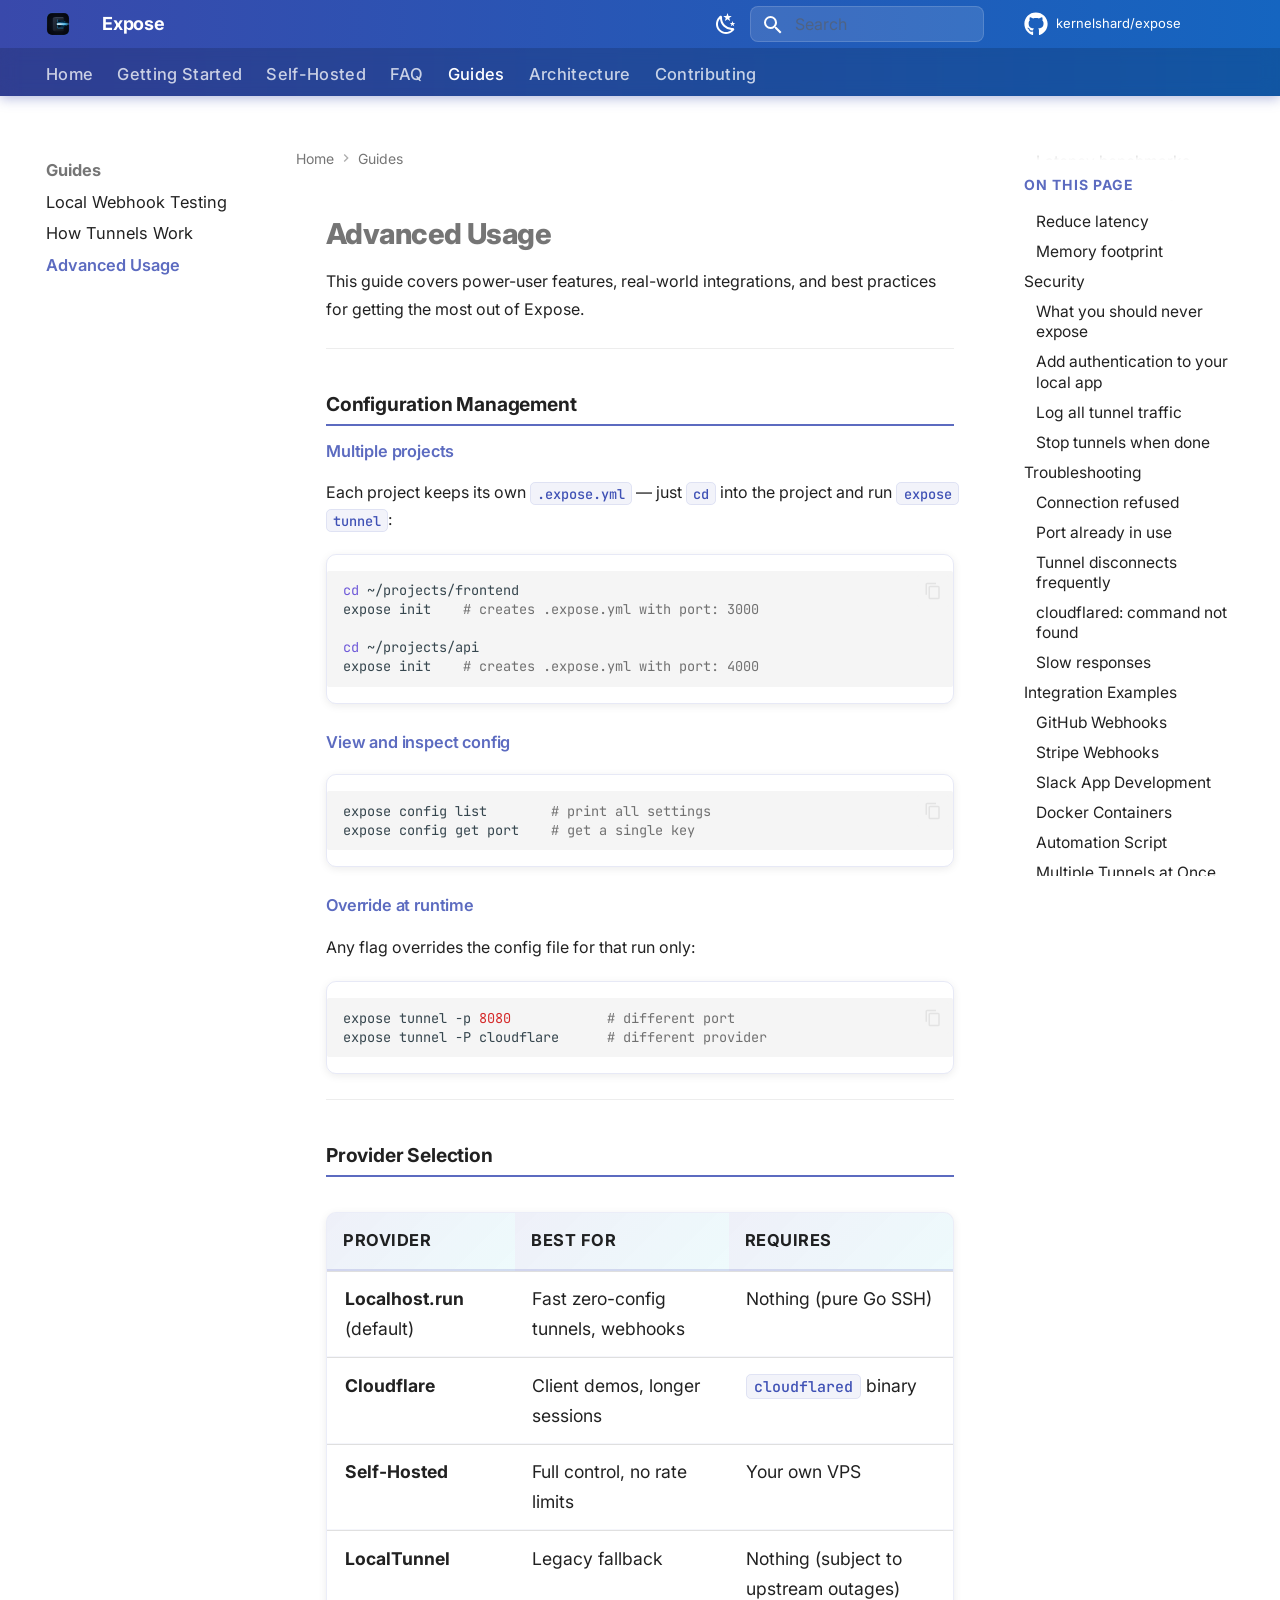
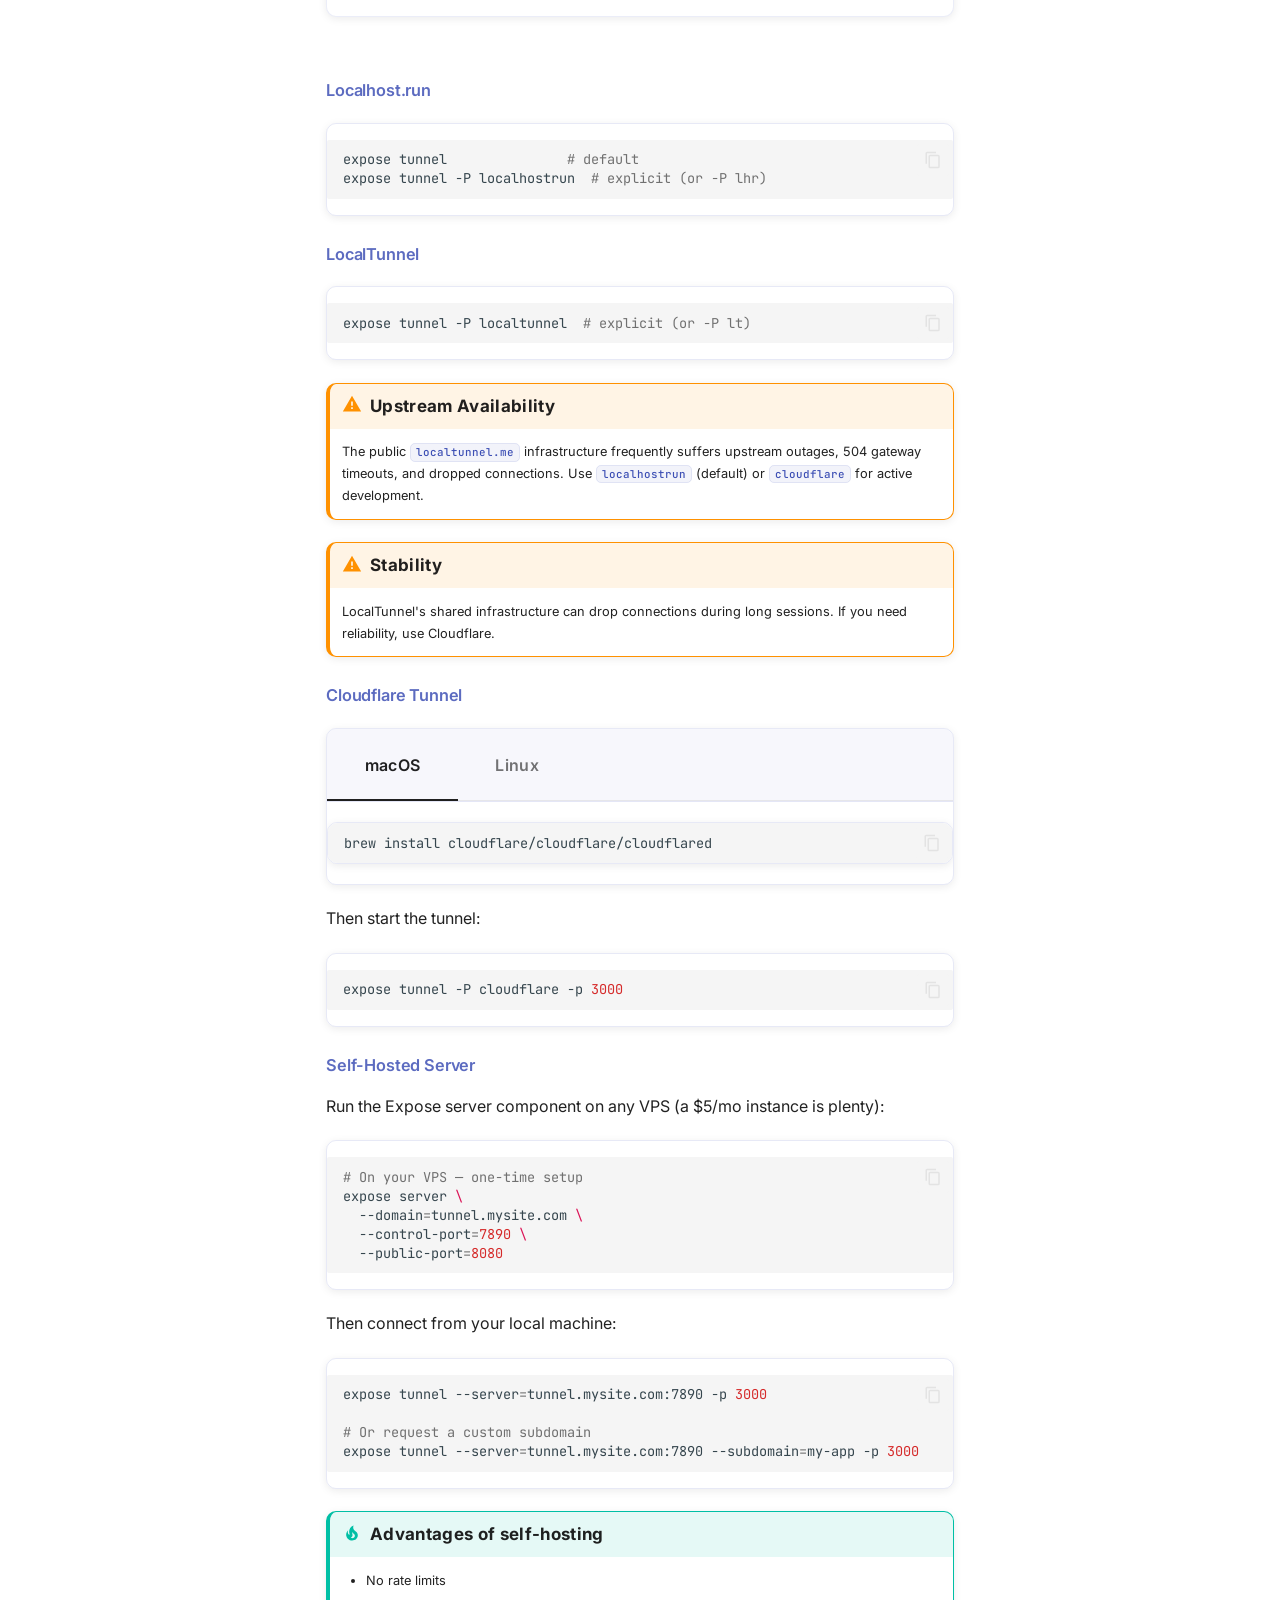
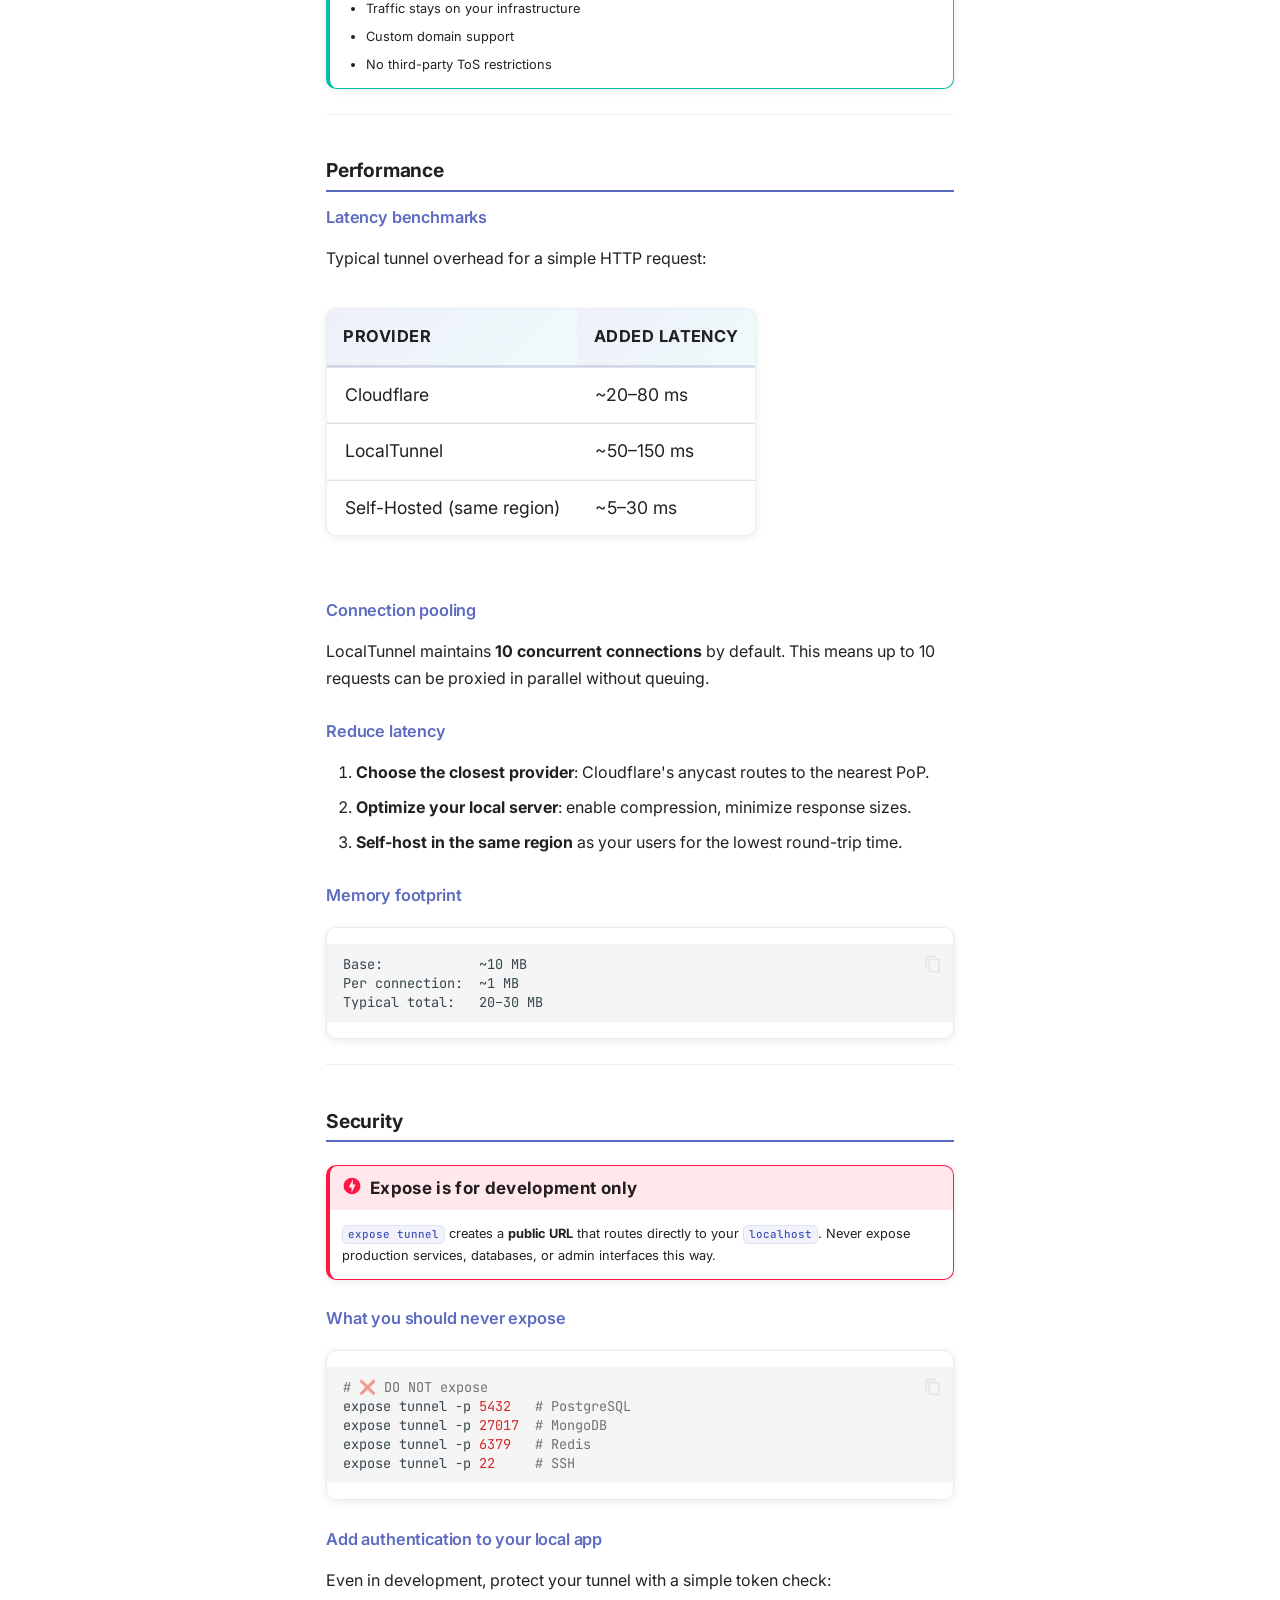
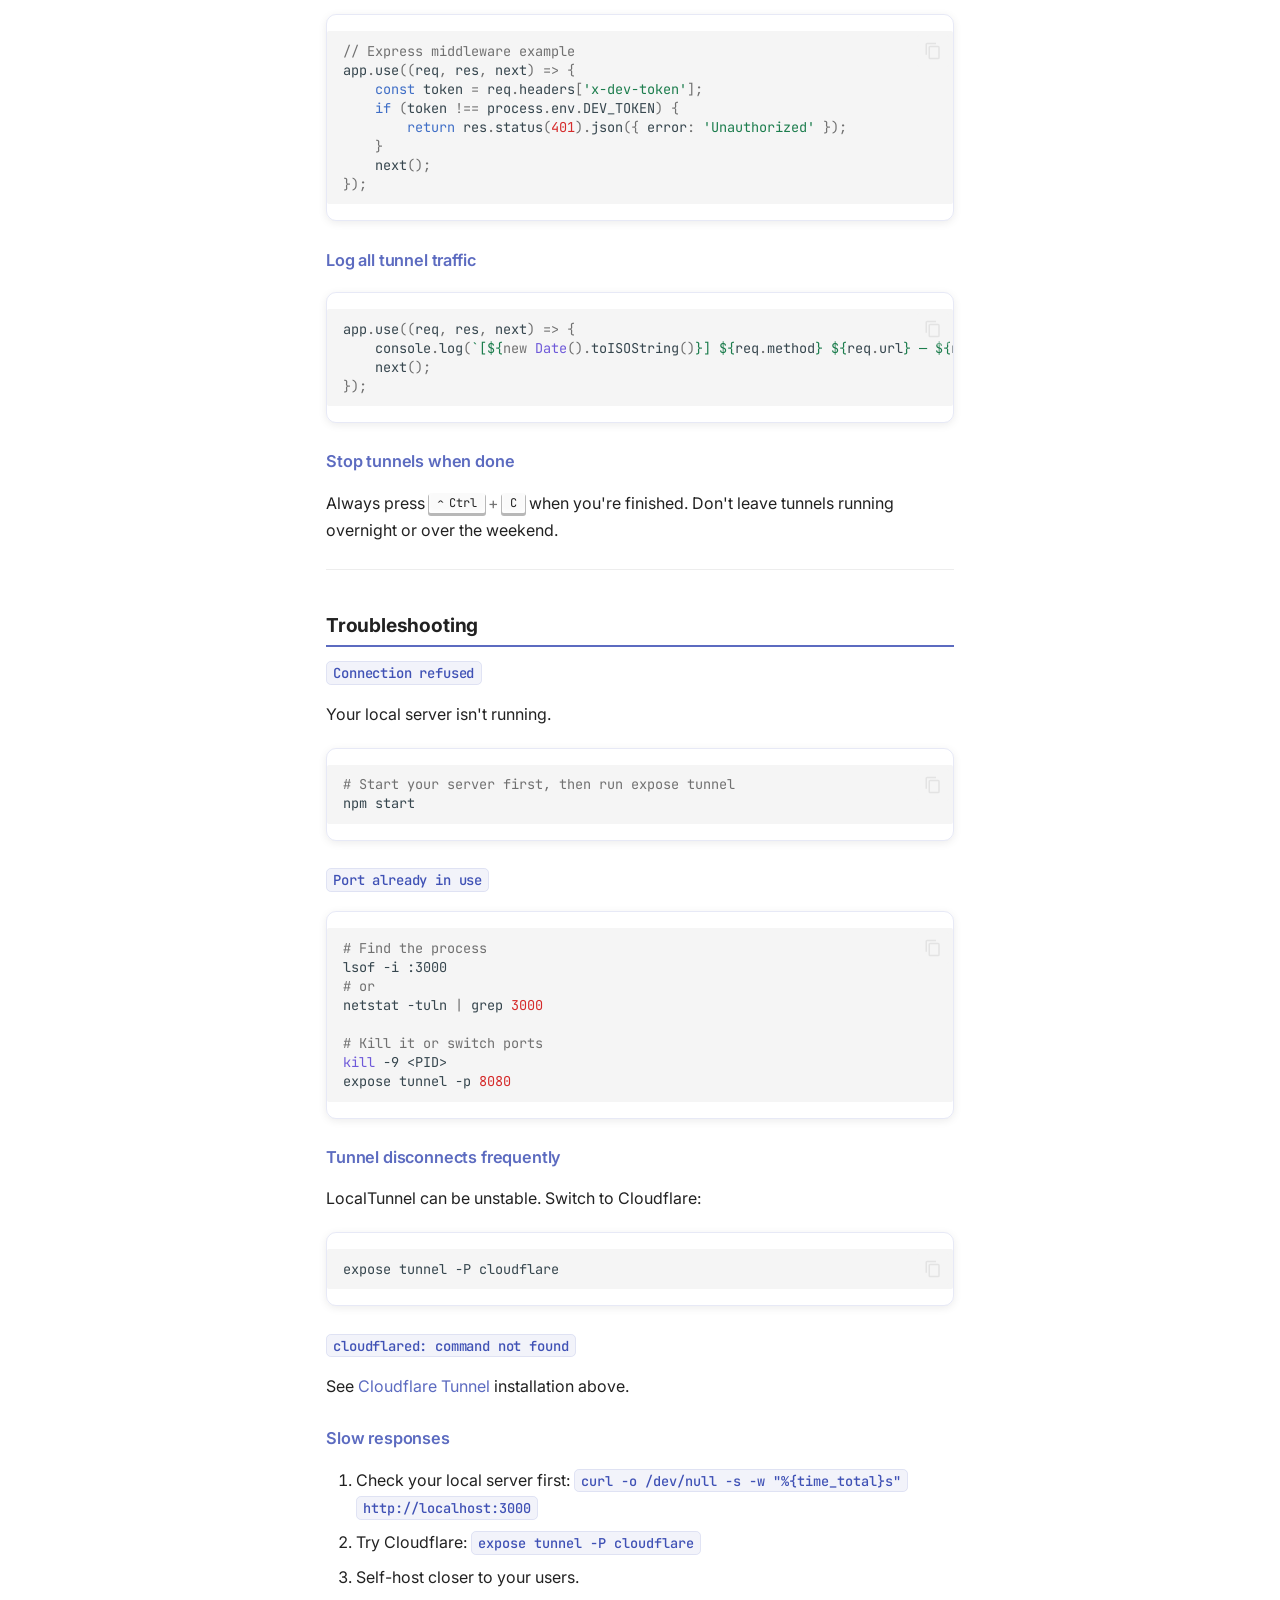
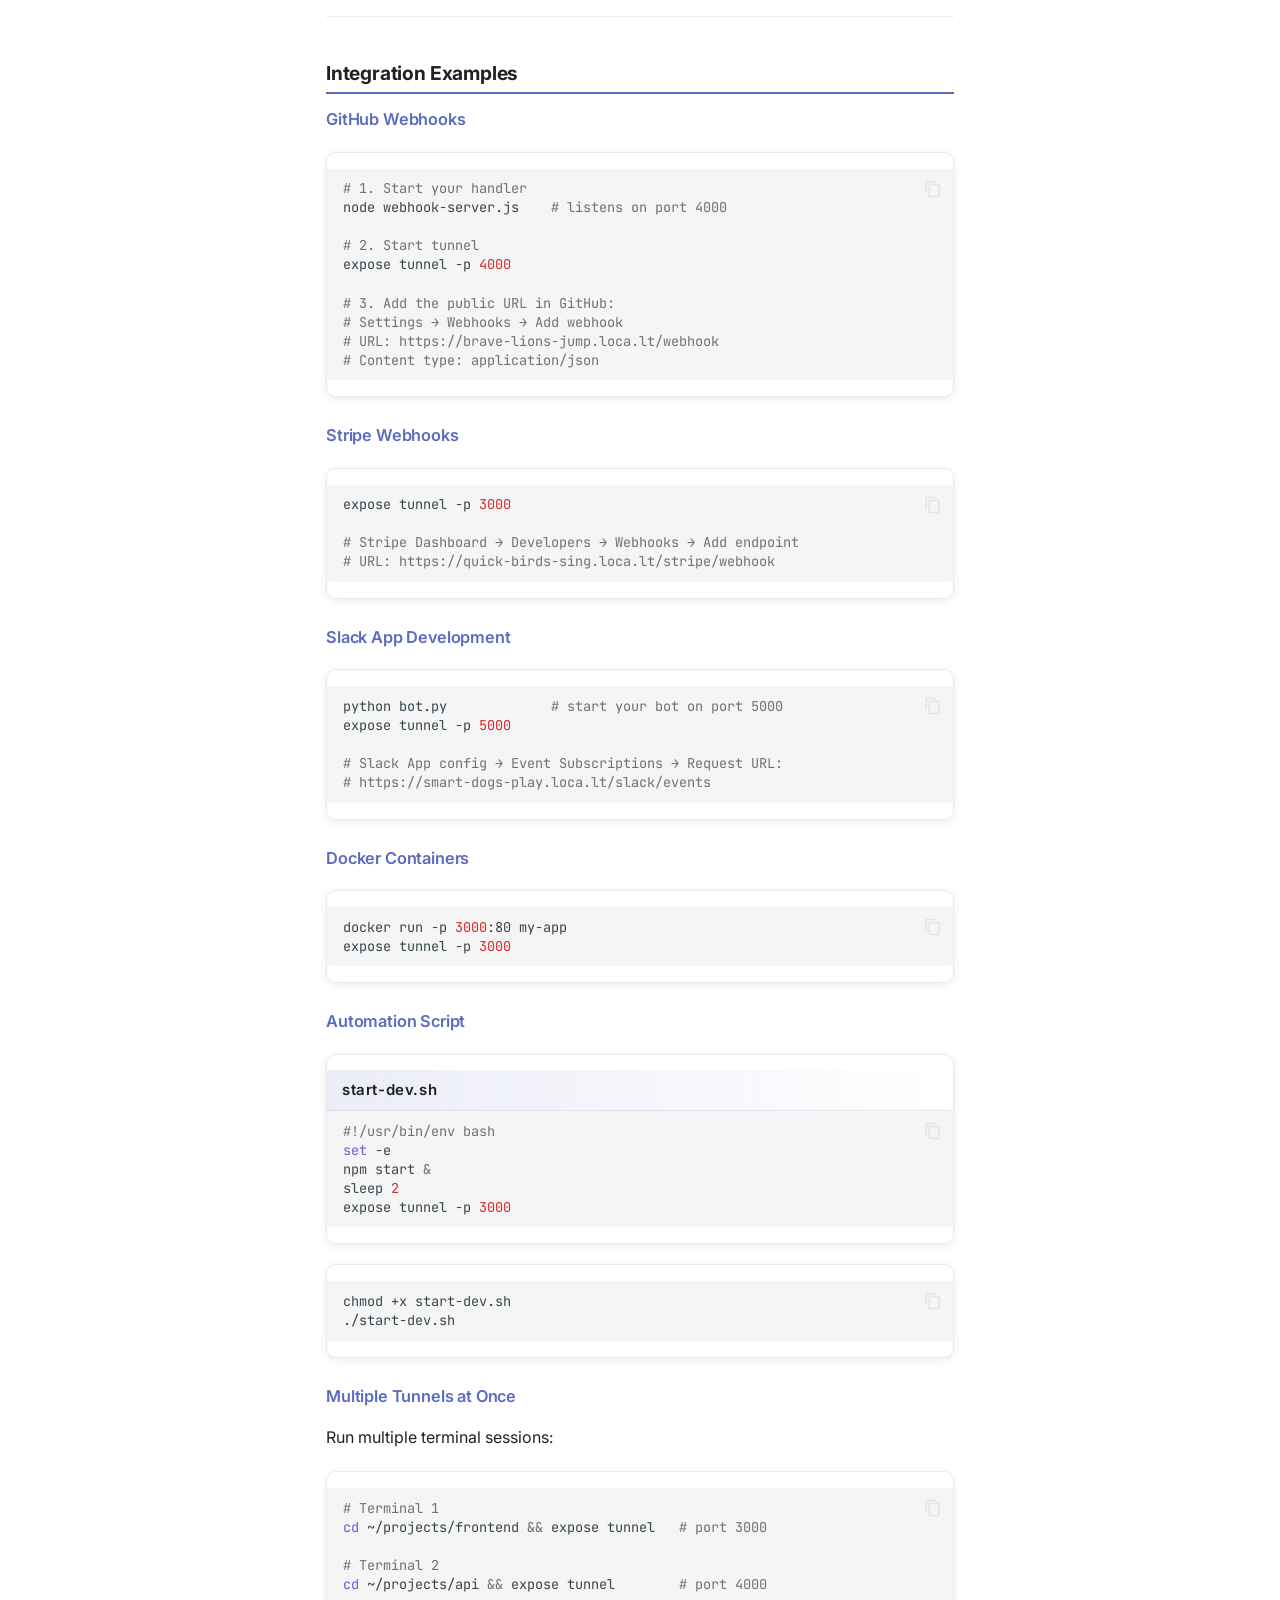
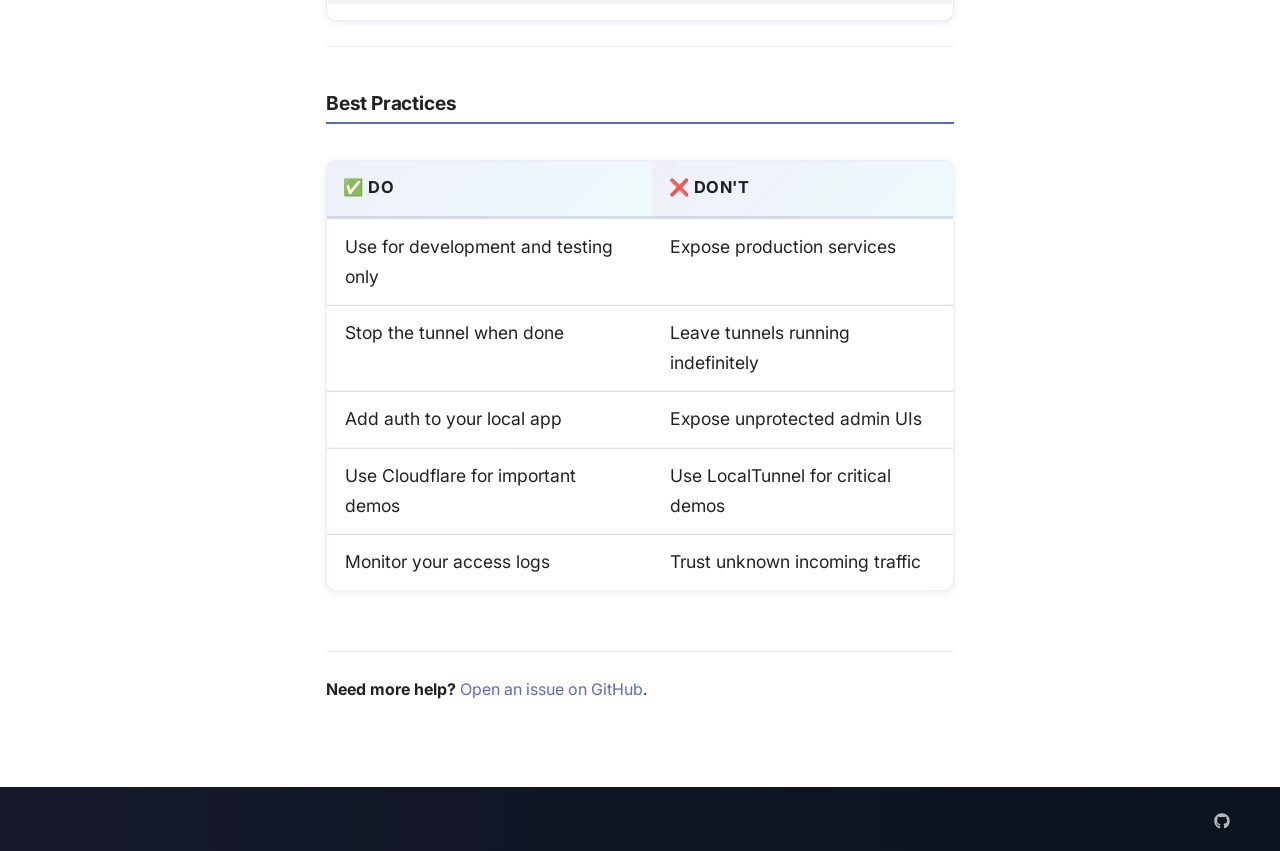
<file: ADVANCED_USAGE.html>
<!doctype html>
<html lang="en" class="no-js">
  <head>
    
      <meta charset="utf-8">
      <meta name="viewport" content="width=device-width,initial-scale=1">
      
        <meta name="description" content="Multi-project setups, provider selection, performance, security, and integration examples for Expose.">
      
      
        <meta name="author" content="kernelshard">
      
      
        <link rel="canonical" href="https://kernelshard.github.io/expose/ADVANCED_USAGE.html">
      
      
        <link rel="prev" href="TUTORIAL.html">
      
      
        <link rel="next" href="ARCHITECTURE.html">
      
      
        
      
      
      <link rel="icon" href="assets/images/favicon.png">
      <meta name="generator" content="mkdocs-1.6.1, mkdocs-material-9.8.2">
    
    
      
        <title>Advanced Usage - Expose</title>
      
    
    
      <link rel="stylesheet" href="assets/stylesheets/main.57a0d79d.min.css">
      
        
        <link rel="stylesheet" href="assets/stylesheets/palette.fb2fffe2.min.css">
      
      


    
    
      
    
    
      
        
        
        <link rel="preconnect" href="https://fonts.gstatic.com" crossorigin>
        <link rel="stylesheet" href="https://fonts.googleapis.com/css?family=Inter:300,300i,400,400i,700,700i%7CJetBrains+Mono:400,400i,700,700i&display=fallback">
        <style>:root{--md-text-font:"Inter";--md-code-font:"JetBrains Mono"}</style>
      
    
    
      <link rel="stylesheet" href="stylesheets/custom.css">
    
    <script>__md_scope=new URL(".",location),__md_hash=e=>[...e].reduce(((e,_)=>(e<<5)-e+_.charCodeAt(0)),0),__md_get=(e,_=localStorage,t=__md_scope)=>JSON.parse(_.getItem(t.pathname+"."+e)),__md_set=(e,_,t=localStorage,a=__md_scope)=>{try{t.setItem(a.pathname+"."+e,JSON.stringify(_))}catch(e){}}</script>
    
      

    
    
  <!-- Google Search Console Verification -->
  <meta name="google-site-verification" content="svWmlb_sRs-5fFOw_f78x7ZrqtLPOv7zfHEW4vqskrg" />

  <!-- Favicon & Search Engine Icons (Google 48px Multiple Compliant) -->
  <link rel="icon" type="image/svg+xml" href="https://kernelshard.github.io/expose/assets/images/logo.svg">
  <link rel="icon" type="image/png" sizes="192x192" href="https://kernelshard.github.io/expose/assets/images/favicon-192.png">
  <link rel="icon" type="image/png" sizes="96x96" href="https://kernelshard.github.io/expose/assets/images/favicon-96.png">
  <link rel="icon" type="image/png" sizes="48x48" href="https://kernelshard.github.io/expose/assets/images/favicon-48.png">
  <link rel="apple-touch-icon" sizes="180x180" href="https://kernelshard.github.io/expose/assets/images/favicon-192.png">

  <!-- Open Graph / Facebook / Discord -->
  <meta property="og:type" content="website">
  <meta property="og:title" content="Advanced Usage — Expose">
  <meta property="og:description" content="Multi-project setups, provider selection, performance, security, and integration examples for Expose.">
  <meta property="og:image" content="https://kernelshard.github.io/expose/social-preview.png">
  <meta property="og:url" content="https://kernelshard.github.io/expose/ADVANCED_USAGE.html">

  <!-- Twitter / X -->
  <meta name="twitter:card" content="summary_large_image">
  <meta name="twitter:title" content="Advanced Usage — Expose">
  <meta name="twitter:description" content="Multi-project setups, provider selection, performance, security, and integration examples for Expose.">
  <meta name="twitter:image" content="https://kernelshard.github.io/expose/social-preview.png">

  <!-- Machine-Readable LLM Documentation -->
  <link rel="alternate" type="text/plain" href="https://kernelshard.github.io/expose/llms.txt" title="LLM Documentation (Index)">
  <link rel="alternate" type="text/plain" href="https://kernelshard.github.io/expose/llms-full.txt" title="LLM Documentation (Full)">

  <!-- JSON-LD Structured Data for Software Application -->
  <script type="application/ld+json">
  {
    "@context": "https://schema.org",
    "@type": "SoftwareApplication",
    "name": "Expose",
    "applicationCategory": "DeveloperApplication",
    "operatingSystem": "macOS, Linux, Windows",
    "programmingLanguage": "Go",
    "softwareVersion": "0.5.2",
    "description": "The open-source, single-binary Go (Golang) alternative to ngrok. Expose local ports via LocalTunnel, Cloudflare, or a self-hosted server with zero signup.",
    "url": "https://kernelshard.github.io/expose/",
    "downloadUrl": "https://github.com/kernelshard/expose/releases",
    "license": "https://www.apache.org/licenses/LICENSE-2.0",
    "author": {
      "@type": "Person",
      "name": "Samiul Sk",
      "url": "https://github.com/kernelshard"
    },
    "offers": {
      "@type": "Offer",
      "price": "0",
      "priceCurrency": "USD"
    }
  }
  </script>

  

  </head>
  
  
    
    
      
    
    
    
    
    <body dir="ltr" data-md-color-scheme="default" data-md-color-primary="custom" data-md-color-accent="custom">
  
    
    <input class="md-toggle" data-md-toggle="drawer" type="checkbox" id="__drawer" autocomplete="off">
    <input class="md-toggle" data-md-toggle="search" type="checkbox" id="__search" autocomplete="off">
    <label class="md-overlay" for="__drawer"></label>
    <div data-md-component="skip">
      
        
        <a href="#advanced-usage" class="md-skip">
          Skip to content
        </a>
      
    </div>
    <div data-md-component="announce">
      
    </div>
    
    
      

  

<header class="md-header md-header--shadow md-header--lifted" data-md-component="header">
  <nav class="md-header__inner md-grid" aria-label="Header">
    <a href="index.html" title="Expose" class="md-header__button md-logo" aria-label="Expose" data-md-component="logo">
      
  <img src="assets/images/logo.svg" alt="logo">

    </a>
    <label class="md-header__button md-icon" for="__drawer">
      
      <svg xmlns="http://www.w3.org/2000/svg" viewBox="0 0 24 24"><path d="M3 6h18v2H3zm0 5h18v2H3zm0 5h18v2H3z"/></svg>
    </label>
    <div class="md-header__title" data-md-component="header-title">
      <div class="md-header__ellipsis">
        <div class="md-header__topic">
          <span class="md-ellipsis">
            Expose
          </span>
        </div>
        <div class="md-header__topic" data-md-component="header-topic">
          <span class="md-ellipsis">
            
              Advanced Usage
            
          </span>
        </div>
      </div>
    </div>
    
      
        <form class="md-header__option" data-md-component="palette">
  
    
    
    
    <input class="md-option" data-md-color-media="(prefers-color-scheme: light)" data-md-color-scheme="default" data-md-color-primary="custom" data-md-color-accent="custom"  aria-label="Switch to dark mode"  type="radio" name="__palette" id="__palette_0">
    
      <label class="md-header__button md-icon" title="Switch to dark mode" for="__palette_1" hidden>
        <svg xmlns="http://www.w3.org/2000/svg" viewBox="0 0 24 24"><path d="m17.75 4.09-2.53 1.94.91 3.06-2.63-1.81-2.63 1.81.91-3.06-2.53-1.94L12.44 4l1.06-3 1.06 3zm3.5 6.91-1.64 1.25.59 1.98-1.7-1.17-1.7 1.17.59-1.98L15.75 11l2.06-.05L18.5 9l.69 1.95zm-2.28 4.95c.83-.08 1.72 1.1 1.19 1.85-.32.45-.66.87-1.08 1.27C15.17 23 8.84 23 4.94 19.07c-3.91-3.9-3.91-10.24 0-14.14.4-.4.82-.76 1.27-1.08.75-.53 1.93.36 1.85 1.19-.27 2.86.69 5.83 2.89 8.02a9.96 9.96 0 0 0 8.02 2.89m-1.64 2.02a12.08 12.08 0 0 1-7.8-3.47c-2.17-2.19-3.33-5-3.49-7.82-2.81 3.14-2.7 7.96.31 10.98 3.02 3.01 7.84 3.12 10.98.31"/></svg>
      </label>
    
  
    
    
    
    <input class="md-option" data-md-color-media="(prefers-color-scheme: dark)" data-md-color-scheme="slate" data-md-color-primary="custom" data-md-color-accent="custom"  aria-label="Switch to light mode"  type="radio" name="__palette" id="__palette_1">
    
      <label class="md-header__button md-icon" title="Switch to light mode" for="__palette_0" hidden>
        <svg xmlns="http://www.w3.org/2000/svg" viewBox="0 0 24 24"><path d="M12 7a5 5 0 0 1 5 5 5 5 0 0 1-5 5 5 5 0 0 1-5-5 5 5 0 0 1 5-5m0 2a3 3 0 0 0-3 3 3 3 0 0 0 3 3 3 3 0 0 0 3-3 3 3 0 0 0-3-3m0-7 2.39 3.42C13.65 5.15 12.84 5 12 5s-1.65.15-2.39.42zM3.34 7l4.16-.35A7.2 7.2 0 0 0 5.94 8.5c-.44.74-.69 1.5-.83 2.29zm.02 10 1.76-3.77a7.131 7.131 0 0 0 2.38 4.14zM20.65 7l-1.77 3.79a7.02 7.02 0 0 0-2.38-4.15zm-.01 10-4.14.36c.59-.51 1.12-1.14 1.54-1.86.42-.73.69-1.5.83-2.29zM12 22l-2.41-3.44c.74.27 1.55.44 2.41.44.82 0 1.63-.17 2.37-.44z"/></svg>
      </label>
    
  
</form>
      
    
    
      <script>var palette=__md_get("__palette");if(palette&&palette.color){if("(prefers-color-scheme)"===palette.color.media){var media=matchMedia("(prefers-color-scheme: light)"),input=document.querySelector(media.matches?"[data-md-color-media='(prefers-color-scheme: light)']":"[data-md-color-media='(prefers-color-scheme: dark)']");palette.color.media=input.getAttribute("data-md-color-media"),palette.color.scheme=input.getAttribute("data-md-color-scheme"),palette.color.primary=input.getAttribute("data-md-color-primary"),palette.color.accent=input.getAttribute("data-md-color-accent")}for(var[key,value]of Object.entries(palette.color))document.body.setAttribute("data-md-color-"+key,value)}</script>
    
    
    
      
      
        <label class="md-header__button md-icon" for="__search">
          
          <svg xmlns="http://www.w3.org/2000/svg" viewBox="0 0 24 24"><path d="M9.5 3A6.5 6.5 0 0 1 16 9.5c0 1.61-.59 3.09-1.56 4.23l.27.27h.79l5 5-1.5 1.5-5-5v-.79l-.27-.27A6.52 6.52 0 0 1 9.5 16 6.5 6.5 0 0 1 3 9.5 6.5 6.5 0 0 1 9.5 3m0 2C7 5 5 7 5 9.5S7 14 9.5 14 14 12 14 9.5 12 5 9.5 5"/></svg>
        </label>
        <div class="md-search" data-md-component="search" role="dialog">
  <label class="md-search__overlay" for="__search"></label>
  <div class="md-search__inner" role="search">
    <form class="md-search__form" name="search">
      <input type="text" class="md-search__input" name="query" aria-label="Search" placeholder="Search" autocapitalize="off" autocorrect="off" autocomplete="off" spellcheck="false" data-md-component="search-query" required>
      <label class="md-search__icon md-icon" for="__search">
        
        <svg xmlns="http://www.w3.org/2000/svg" viewBox="0 0 24 24"><path d="M9.5 3A6.5 6.5 0 0 1 16 9.5c0 1.61-.59 3.09-1.56 4.23l.27.27h.79l5 5-1.5 1.5-5-5v-.79l-.27-.27A6.52 6.52 0 0 1 9.5 16 6.5 6.5 0 0 1 3 9.5 6.5 6.5 0 0 1 9.5 3m0 2C7 5 5 7 5 9.5S7 14 9.5 14 14 12 14 9.5 12 5 9.5 5"/></svg>
        
        <svg xmlns="http://www.w3.org/2000/svg" viewBox="0 0 24 24"><path d="M20 11v2H8l5.5 5.5-1.42 1.42L4.16 12l7.92-7.92L13.5 5.5 8 11z"/></svg>
      </label>
      <nav class="md-search__options" aria-label="Search">
        
          <a href="javascript:void(0)" class="md-search__icon md-icon" title="Share" aria-label="Share" data-clipboard data-clipboard-text="" data-md-component="search-share" tabindex="-1">
            
            <svg xmlns="http://www.w3.org/2000/svg" viewBox="0 0 24 24"><path d="M18 16.08c-.76 0-1.44.3-1.96.77L8.91 12.7c.05-.23.09-.46.09-.7s-.04-.47-.09-.7l7.05-4.11c.54.5 1.25.81 2.04.81a3 3 0 0 0 3-3 3 3 0 0 0-3-3 3 3 0 0 0-3 3c0 .24.04.47.09.7L8.04 9.81C7.5 9.31 6.79 9 6 9a3 3 0 0 0-3 3 3 3 0 0 0 3 3c.79 0 1.5-.31 2.04-.81l7.12 4.15c-.05.21-.08.43-.08.66 0 1.61 1.31 2.91 2.92 2.91s2.92-1.3 2.92-2.91A2.92 2.92 0 0 0 18 16.08"/></svg>
          </a>
        
        <button type="reset" class="md-search__icon md-icon" title="Clear" aria-label="Clear" tabindex="-1">
          
          <svg xmlns="http://www.w3.org/2000/svg" viewBox="0 0 24 24"><path d="M19 6.41 17.59 5 12 10.59 6.41 5 5 6.41 10.59 12 5 17.59 6.41 19 12 13.41 17.59 19 19 17.59 13.41 12z"/></svg>
        </button>
      </nav>
      
        <div class="md-search__suggest" data-md-component="search-suggest"></div>
      
    </form>
    <div class="md-search__output">
      <div class="md-search__scrollwrap" tabindex="0" data-md-scrollfix>
        <div class="md-search-result" data-md-component="search-result">
          <div class="md-search-result__meta">
            Initializing search
          </div>
          <ol class="md-search-result__list" role="presentation"></ol>
        </div>
      </div>
    </div>
  </div>
</div>
      
    
    
      <div class="md-header__source">
        <a href="https://github.com/kernelshard/expose" title="Go to repository" class="md-source" data-md-component="source">
  <div class="md-source__icon md-icon">
    
    <svg xmlns="http://www.w3.org/2000/svg" viewBox="0 0 512 512"><!--! Font Awesome Free 7.1.0 by @fontawesome - https://fontawesome.com License - https://fontawesome.com/license/free (Icons: CC BY 4.0, Fonts: SIL OFL 1.1, Code: MIT License) Copyright 2025 Fonticons, Inc.--><path d="M173.9 397.4c0 2-2.3 3.6-5.2 3.6-3.3.3-5.6-1.3-5.6-3.6 0-2 2.3-3.6 5.2-3.6 3-.3 5.6 1.3 5.6 3.6m-31.1-4.5c-.7 2 1.3 4.3 4.3 4.9 2.6 1 5.6 0 6.2-2s-1.3-4.3-4.3-5.2c-2.6-.7-5.5.3-6.2 2.3m44.2-1.7c-2.9.7-4.9 2.6-4.6 4.9.3 2 2.9 3.3 5.9 2.6 2.9-.7 4.9-2.6 4.6-4.6-.3-1.9-3-3.2-5.9-2.9M252.8 8C114.1 8 8 113.3 8 252c0 110.9 69.8 205.8 169.5 239.2 12.8 2.3 17.3-5.6 17.3-12.1 0-6.2-.3-40.4-.3-61.4 0 0-70 15-84.7-29.8 0 0-11.4-29.1-27.8-36.6 0 0-22.9-15.7 1.6-15.4 0 0 24.9 2 38.6 25.8 21.9 38.6 58.6 27.5 72.9 20.9 2.3-16 8.8-27.1 16-33.7-55.9-6.2-112.3-14.3-112.3-110.5 0-27.5 7.6-41.3 23.6-58.9-2.6-6.5-11.1-33.3 2.6-67.9 20.9-6.5 69 27 69 27 20-5.6 41.5-8.5 62.8-8.5s42.8 2.9 62.8 8.5c0 0 48.1-33.6 69-27 13.7 34.7 5.2 61.4 2.6 67.9 16 17.7 25.8 31.5 25.8 58.9 0 96.5-58.9 104.2-114.8 110.5 9.2 7.9 17 22.9 17 46.4 0 33.7-.3 75.4-.3 83.6 0 6.5 4.6 14.4 17.3 12.1C436.2 457.8 504 362.9 504 252 504 113.3 391.5 8 252.8 8M105.2 352.9c-1.3 1-1 3.3.7 5.2 1.6 1.6 3.9 2.3 5.2 1 1.3-1 1-3.3-.7-5.2-1.6-1.6-3.9-2.3-5.2-1m-10.8-8.1c-.7 1.3.3 2.9 2.3 3.9 1.6 1 3.6.7 4.3-.7.7-1.3-.3-2.9-2.3-3.9-2-.6-3.6-.3-4.3.7m32.4 35.6c-1.6 1.3-1 4.3 1.3 6.2 2.3 2.3 5.2 2.6 6.5 1 1.3-1.3.7-4.3-1.3-6.2-2.2-2.3-5.2-2.6-6.5-1m-11.4-14.7c-1.6 1-1.6 3.6 0 5.9s4.3 3.3 5.6 2.3c1.6-1.3 1.6-3.9 0-6.2-1.4-2.3-4-3.3-5.6-2"/></svg>
  </div>
  <div class="md-source__repository">
    kernelshard/expose
  </div>
</a>
      </div>
    
  </nav>
  
    
      
<nav class="md-tabs" aria-label="Tabs" data-md-component="tabs">
  <div class="md-grid">
    <ul class="md-tabs__list">
      
        
  
  
  
  
    <li class="md-tabs__item">
      <a href="index.html" class="md-tabs__link">
        
  
  
    
  
  Home

      </a>
    </li>
  

      
        
  
  
  
  
    <li class="md-tabs__item">
      <a href="GETTING_STARTED.html" class="md-tabs__link">
        
  
  
    
  
  Getting Started

      </a>
    </li>
  

      
        
  
  
  
  
    <li class="md-tabs__item">
      <a href="SELF_HOSTED.html" class="md-tabs__link">
        
  
  
    
  
  Self-Hosted

      </a>
    </li>
  

      
        
  
  
  
  
    <li class="md-tabs__item">
      <a href="FAQ.html" class="md-tabs__link">
        
  
  
    
  
  FAQ

      </a>
    </li>
  

      
        
  
  
  
    
  
  
    
    
      <li class="md-tabs__item md-tabs__item--active">
        <a href="guides/local-webhook-testing.html" class="md-tabs__link">
          
  
  
    
  
  Guides

        </a>
      </li>
    
  

      
        
  
  
  
  
    <li class="md-tabs__item">
      <a href="ARCHITECTURE.html" class="md-tabs__link">
        
  
  
    
  
  Architecture

      </a>
    </li>
  

      
        
  
  
  
  
    
    
      <li class="md-tabs__item">
        <a href="ONBOARDING.html" class="md-tabs__link">
          
  
  
    
  
  Contributing

        </a>
      </li>
    
  

      
    </ul>
  </div>
</nav>
    
  
</header>
    
    <div class="md-container" data-md-component="container">
      
      
        
      
      <main class="md-main" data-md-component="main">
        <div class="md-main__inner md-grid">
          
            
              
              <div class="md-sidebar md-sidebar--primary" data-md-component="sidebar" data-md-type="navigation" >
                <div class="md-sidebar__scrollwrap">
                  <div class="md-sidebar__inner">
                    


  


<nav class="md-nav md-nav--primary md-nav--lifted" aria-label="Navigation" data-md-level="0">
  <label class="md-nav__title" for="__drawer">
    <a href="index.html" title="Expose" class="md-nav__button md-logo" aria-label="Expose" data-md-component="logo">
      
  <img src="assets/images/logo.svg" alt="logo">

    </a>
    Expose
  </label>
  
    <div class="md-nav__source">
      <a href="https://github.com/kernelshard/expose" title="Go to repository" class="md-source" data-md-component="source">
  <div class="md-source__icon md-icon">
    
    <svg xmlns="http://www.w3.org/2000/svg" viewBox="0 0 512 512"><!--! Font Awesome Free 7.1.0 by @fontawesome - https://fontawesome.com License - https://fontawesome.com/license/free (Icons: CC BY 4.0, Fonts: SIL OFL 1.1, Code: MIT License) Copyright 2025 Fonticons, Inc.--><path d="M173.9 397.4c0 2-2.3 3.6-5.2 3.6-3.3.3-5.6-1.3-5.6-3.6 0-2 2.3-3.6 5.2-3.6 3-.3 5.6 1.3 5.6 3.6m-31.1-4.5c-.7 2 1.3 4.3 4.3 4.9 2.6 1 5.6 0 6.2-2s-1.3-4.3-4.3-5.2c-2.6-.7-5.5.3-6.2 2.3m44.2-1.7c-2.9.7-4.9 2.6-4.6 4.9.3 2 2.9 3.3 5.9 2.6 2.9-.7 4.9-2.6 4.6-4.6-.3-1.9-3-3.2-5.9-2.9M252.8 8C114.1 8 8 113.3 8 252c0 110.9 69.8 205.8 169.5 239.2 12.8 2.3 17.3-5.6 17.3-12.1 0-6.2-.3-40.4-.3-61.4 0 0-70 15-84.7-29.8 0 0-11.4-29.1-27.8-36.6 0 0-22.9-15.7 1.6-15.4 0 0 24.9 2 38.6 25.8 21.9 38.6 58.6 27.5 72.9 20.9 2.3-16 8.8-27.1 16-33.7-55.9-6.2-112.3-14.3-112.3-110.5 0-27.5 7.6-41.3 23.6-58.9-2.6-6.5-11.1-33.3 2.6-67.9 20.9-6.5 69 27 69 27 20-5.6 41.5-8.5 62.8-8.5s42.8 2.9 62.8 8.5c0 0 48.1-33.6 69-27 13.7 34.7 5.2 61.4 2.6 67.9 16 17.7 25.8 31.5 25.8 58.9 0 96.5-58.9 104.2-114.8 110.5 9.2 7.9 17 22.9 17 46.4 0 33.7-.3 75.4-.3 83.6 0 6.5 4.6 14.4 17.3 12.1C436.2 457.8 504 362.9 504 252 504 113.3 391.5 8 252.8 8M105.2 352.9c-1.3 1-1 3.3.7 5.2 1.6 1.6 3.9 2.3 5.2 1 1.3-1 1-3.3-.7-5.2-1.6-1.6-3.9-2.3-5.2-1m-10.8-8.1c-.7 1.3.3 2.9 2.3 3.9 1.6 1 3.6.7 4.3-.7.7-1.3-.3-2.9-2.3-3.9-2-.6-3.6-.3-4.3.7m32.4 35.6c-1.6 1.3-1 4.3 1.3 6.2 2.3 2.3 5.2 2.6 6.5 1 1.3-1.3.7-4.3-1.3-6.2-2.2-2.3-5.2-2.6-6.5-1m-11.4-14.7c-1.6 1-1.6 3.6 0 5.9s4.3 3.3 5.6 2.3c1.6-1.3 1.6-3.9 0-6.2-1.4-2.3-4-3.3-5.6-2"/></svg>
  </div>
  <div class="md-source__repository">
    kernelshard/expose
  </div>
</a>
    </div>
  
  <ul class="md-nav__list" data-md-scrollfix>
    
      
      
  
  
  
  
    <li class="md-nav__item">
      <a href="index.html" class="md-nav__link">
        
  
  
  <span class="md-ellipsis">
    
  
    Home
  

    
  </span>
  
  

      </a>
    </li>
  

    
      
      
  
  
  
  
    <li class="md-nav__item">
      <a href="GETTING_STARTED.html" class="md-nav__link">
        
  
  
  <span class="md-ellipsis">
    
  
    Getting Started
  

    
  </span>
  
  

      </a>
    </li>
  

    
      
      
  
  
  
  
    <li class="md-nav__item">
      <a href="SELF_HOSTED.html" class="md-nav__link">
        
  
  
  <span class="md-ellipsis">
    
  
    Self-Hosted
  

    
  </span>
  
  

      </a>
    </li>
  

    
      
      
  
  
  
  
    <li class="md-nav__item">
      <a href="FAQ.html" class="md-nav__link">
        
  
  
  <span class="md-ellipsis">
    
  
    FAQ
  

    
  </span>
  
  

      </a>
    </li>
  

    
      
      
  
  
    
  
  
  
    
    
      
        
      
        
      
        
      
    
    
    
      
        
        
      
      
        
      
    
    
    <li class="md-nav__item md-nav__item--active md-nav__item--section md-nav__item--nested">
      
        
        
        <input class="md-nav__toggle md-toggle " type="checkbox" id="__nav_5" checked>
        
          
          <label class="md-nav__link" for="__nav_5" id="__nav_5_label" tabindex="">
            
  
  
  <span class="md-ellipsis">
    
  
    Guides
  

    
  </span>
  
  

            <span class="md-nav__icon md-icon"></span>
          </label>
        
        <nav class="md-nav" data-md-level="1" aria-labelledby="__nav_5_label" aria-expanded="true">
          <label class="md-nav__title" for="__nav_5">
            <span class="md-nav__icon md-icon"></span>
            
  
    Guides
  

          </label>
          <ul class="md-nav__list" data-md-scrollfix>
            
              
                
  
  
  
  
    <li class="md-nav__item">
      <a href="guides/local-webhook-testing.html" class="md-nav__link">
        
  
  
  <span class="md-ellipsis">
    
  
    Local Webhook Testing
  

    
  </span>
  
  

      </a>
    </li>
  

              
            
              
                
  
  
  
  
    <li class="md-nav__item">
      <a href="TUTORIAL.html" class="md-nav__link">
        
  
  
  <span class="md-ellipsis">
    
  
    How Tunnels Work
  

    
  </span>
  
  

      </a>
    </li>
  

              
            
              
                
  
  
    
  
  
  
    <li class="md-nav__item md-nav__item--active">
      
      <input class="md-nav__toggle md-toggle" type="checkbox" id="__toc">
      
      
        
      
      
        <label class="md-nav__link md-nav__link--active" for="__toc">
          
  
  
  <span class="md-ellipsis">
    
  
    Advanced Usage
  

    
  </span>
  
  

          <span class="md-nav__icon md-icon"></span>
        </label>
      
      <a href="ADVANCED_USAGE.html" class="md-nav__link md-nav__link--active">
        
  
  
  <span class="md-ellipsis">
    
  
    Advanced Usage
  

    
  </span>
  
  

      </a>
      
        

  

<nav class="md-nav md-nav--secondary" aria-label="On this page">
  
  
  
    
  
  
    <label class="md-nav__title" for="__toc">
      <span class="md-nav__icon md-icon"></span>
      On this page
    </label>
    <ul class="md-nav__list" data-md-component="toc" data-md-scrollfix>
      
        <li class="md-nav__item">
  <a href="#configuration-management" class="md-nav__link">
    <span class="md-ellipsis">
      
        Configuration Management
      
    </span>
  </a>
  
    <nav class="md-nav" aria-label="Configuration Management">
      <ul class="md-nav__list">
        
          <li class="md-nav__item">
  <a href="#multiple-projects" class="md-nav__link">
    <span class="md-ellipsis">
      
        Multiple projects
      
    </span>
  </a>
  
</li>
        
          <li class="md-nav__item">
  <a href="#view-and-inspect-config" class="md-nav__link">
    <span class="md-ellipsis">
      
        View and inspect config
      
    </span>
  </a>
  
</li>
        
          <li class="md-nav__item">
  <a href="#override-at-runtime" class="md-nav__link">
    <span class="md-ellipsis">
      
        Override at runtime
      
    </span>
  </a>
  
</li>
        
      </ul>
    </nav>
  
</li>
      
        <li class="md-nav__item">
  <a href="#provider-selection" class="md-nav__link">
    <span class="md-ellipsis">
      
        Provider Selection
      
    </span>
  </a>
  
    <nav class="md-nav" aria-label="Provider Selection">
      <ul class="md-nav__list">
        
          <li class="md-nav__item">
  <a href="#localhostrun" class="md-nav__link">
    <span class="md-ellipsis">
      
        Localhost.run
      
    </span>
  </a>
  
</li>
        
          <li class="md-nav__item">
  <a href="#localtunnel" class="md-nav__link">
    <span class="md-ellipsis">
      
        LocalTunnel
      
    </span>
  </a>
  
</li>
        
          <li class="md-nav__item">
  <a href="#cloudflare-tunnel" class="md-nav__link">
    <span class="md-ellipsis">
      
        Cloudflare Tunnel
      
    </span>
  </a>
  
</li>
        
          <li class="md-nav__item">
  <a href="#self-hosted-server" class="md-nav__link">
    <span class="md-ellipsis">
      
        Self-Hosted Server
      
    </span>
  </a>
  
</li>
        
      </ul>
    </nav>
  
</li>
      
        <li class="md-nav__item">
  <a href="#performance" class="md-nav__link">
    <span class="md-ellipsis">
      
        Performance
      
    </span>
  </a>
  
    <nav class="md-nav" aria-label="Performance">
      <ul class="md-nav__list">
        
          <li class="md-nav__item">
  <a href="#latency-benchmarks" class="md-nav__link">
    <span class="md-ellipsis">
      
        Latency benchmarks
      
    </span>
  </a>
  
</li>
        
          <li class="md-nav__item">
  <a href="#connection-pooling" class="md-nav__link">
    <span class="md-ellipsis">
      
        Connection pooling
      
    </span>
  </a>
  
</li>
        
          <li class="md-nav__item">
  <a href="#reduce-latency" class="md-nav__link">
    <span class="md-ellipsis">
      
        Reduce latency
      
    </span>
  </a>
  
</li>
        
          <li class="md-nav__item">
  <a href="#memory-footprint" class="md-nav__link">
    <span class="md-ellipsis">
      
        Memory footprint
      
    </span>
  </a>
  
</li>
        
      </ul>
    </nav>
  
</li>
      
        <li class="md-nav__item">
  <a href="#security" class="md-nav__link">
    <span class="md-ellipsis">
      
        Security
      
    </span>
  </a>
  
    <nav class="md-nav" aria-label="Security">
      <ul class="md-nav__list">
        
          <li class="md-nav__item">
  <a href="#what-you-should-never-expose" class="md-nav__link">
    <span class="md-ellipsis">
      
        What you should never expose
      
    </span>
  </a>
  
</li>
        
          <li class="md-nav__item">
  <a href="#add-authentication-to-your-local-app" class="md-nav__link">
    <span class="md-ellipsis">
      
        Add authentication to your local app
      
    </span>
  </a>
  
</li>
        
          <li class="md-nav__item">
  <a href="#log-all-tunnel-traffic" class="md-nav__link">
    <span class="md-ellipsis">
      
        Log all tunnel traffic
      
    </span>
  </a>
  
</li>
        
          <li class="md-nav__item">
  <a href="#stop-tunnels-when-done" class="md-nav__link">
    <span class="md-ellipsis">
      
        Stop tunnels when done
      
    </span>
  </a>
  
</li>
        
      </ul>
    </nav>
  
</li>
      
        <li class="md-nav__item">
  <a href="#troubleshooting" class="md-nav__link">
    <span class="md-ellipsis">
      
        Troubleshooting
      
    </span>
  </a>
  
    <nav class="md-nav" aria-label="Troubleshooting">
      <ul class="md-nav__list">
        
          <li class="md-nav__item">
  <a href="#connection-refused" class="md-nav__link">
    <span class="md-ellipsis">
      
        Connection refused
      
    </span>
  </a>
  
</li>
        
          <li class="md-nav__item">
  <a href="#port-already-in-use" class="md-nav__link">
    <span class="md-ellipsis">
      
        Port already in use
      
    </span>
  </a>
  
</li>
        
          <li class="md-nav__item">
  <a href="#tunnel-disconnects-frequently" class="md-nav__link">
    <span class="md-ellipsis">
      
        Tunnel disconnects frequently
      
    </span>
  </a>
  
</li>
        
          <li class="md-nav__item">
  <a href="#cloudflared-command-not-found" class="md-nav__link">
    <span class="md-ellipsis">
      
        cloudflared: command not found
      
    </span>
  </a>
  
</li>
        
          <li class="md-nav__item">
  <a href="#slow-responses" class="md-nav__link">
    <span class="md-ellipsis">
      
        Slow responses
      
    </span>
  </a>
  
</li>
        
      </ul>
    </nav>
  
</li>
      
        <li class="md-nav__item">
  <a href="#integration-examples" class="md-nav__link">
    <span class="md-ellipsis">
      
        Integration Examples
      
    </span>
  </a>
  
    <nav class="md-nav" aria-label="Integration Examples">
      <ul class="md-nav__list">
        
          <li class="md-nav__item">
  <a href="#github-webhooks" class="md-nav__link">
    <span class="md-ellipsis">
      
        GitHub Webhooks
      
    </span>
  </a>
  
</li>
        
          <li class="md-nav__item">
  <a href="#stripe-webhooks" class="md-nav__link">
    <span class="md-ellipsis">
      
        Stripe Webhooks
      
    </span>
  </a>
  
</li>
        
          <li class="md-nav__item">
  <a href="#slack-app-development" class="md-nav__link">
    <span class="md-ellipsis">
      
        Slack App Development
      
    </span>
  </a>
  
</li>
        
          <li class="md-nav__item">
  <a href="#docker-containers" class="md-nav__link">
    <span class="md-ellipsis">
      
        Docker Containers
      
    </span>
  </a>
  
</li>
        
          <li class="md-nav__item">
  <a href="#automation-script" class="md-nav__link">
    <span class="md-ellipsis">
      
        Automation Script
      
    </span>
  </a>
  
</li>
        
          <li class="md-nav__item">
  <a href="#multiple-tunnels-at-once" class="md-nav__link">
    <span class="md-ellipsis">
      
        Multiple Tunnels at Once
      
    </span>
  </a>
  
</li>
        
      </ul>
    </nav>
  
</li>
      
        <li class="md-nav__item">
  <a href="#best-practices" class="md-nav__link">
    <span class="md-ellipsis">
      
        Best Practices
      
    </span>
  </a>
  
</li>
      
    </ul>
  
</nav>
      
    </li>
  

              
            
          </ul>
        </nav>
      
    </li>
  

    
      
      
  
  
  
  
    <li class="md-nav__item">
      <a href="ARCHITECTURE.html" class="md-nav__link">
        
  
  
  <span class="md-ellipsis">
    
  
    Architecture
  

    
  </span>
  
  

      </a>
    </li>
  

    
      
      
  
  
  
  
    
    
      
        
      
        
      
    
    
    
      
      
        
      
    
    
    <li class="md-nav__item md-nav__item--nested">
      
        
        
        <input class="md-nav__toggle md-toggle " type="checkbox" id="__nav_7" >
        
          
          <label class="md-nav__link" for="__nav_7" id="__nav_7_label" tabindex="0">
            
  
  
  <span class="md-ellipsis">
    
  
    Contributing
  

    
  </span>
  
  

            <span class="md-nav__icon md-icon"></span>
          </label>
        
        <nav class="md-nav" data-md-level="1" aria-labelledby="__nav_7_label" aria-expanded="false">
          <label class="md-nav__title" for="__nav_7">
            <span class="md-nav__icon md-icon"></span>
            
  
    Contributing
  

          </label>
          <ul class="md-nav__list" data-md-scrollfix>
            
              
                
  
  
  
  
    <li class="md-nav__item">
      <a href="ONBOARDING.html" class="md-nav__link">
        
  
  
  <span class="md-ellipsis">
    
  
    Onboarding
  

    
  </span>
  
  

      </a>
    </li>
  

              
            
              
                
  
  
  
  
    <li class="md-nav__item">
      <a href="CONTRIBUTING.html" class="md-nav__link">
        
  
  
  <span class="md-ellipsis">
    
  
    Contributing Guide
  

    
  </span>
  
  

      </a>
    </li>
  

              
            
          </ul>
        </nav>
      
    </li>
  

    
  </ul>
</nav>
                  </div>
                </div>
              </div>
            
            
              
              <div class="md-sidebar md-sidebar--secondary" data-md-component="sidebar" data-md-type="toc" >
                <div class="md-sidebar__scrollwrap">
                  <div class="md-sidebar__inner">
                    

  

<nav class="md-nav md-nav--secondary" aria-label="On this page">
  
  
  
    
  
  
    <label class="md-nav__title" for="__toc">
      <span class="md-nav__icon md-icon"></span>
      On this page
    </label>
    <ul class="md-nav__list" data-md-component="toc" data-md-scrollfix>
      
        <li class="md-nav__item">
  <a href="#configuration-management" class="md-nav__link">
    <span class="md-ellipsis">
      
        Configuration Management
      
    </span>
  </a>
  
    <nav class="md-nav" aria-label="Configuration Management">
      <ul class="md-nav__list">
        
          <li class="md-nav__item">
  <a href="#multiple-projects" class="md-nav__link">
    <span class="md-ellipsis">
      
        Multiple projects
      
    </span>
  </a>
  
</li>
        
          <li class="md-nav__item">
  <a href="#view-and-inspect-config" class="md-nav__link">
    <span class="md-ellipsis">
      
        View and inspect config
      
    </span>
  </a>
  
</li>
        
          <li class="md-nav__item">
  <a href="#override-at-runtime" class="md-nav__link">
    <span class="md-ellipsis">
      
        Override at runtime
      
    </span>
  </a>
  
</li>
        
      </ul>
    </nav>
  
</li>
      
        <li class="md-nav__item">
  <a href="#provider-selection" class="md-nav__link">
    <span class="md-ellipsis">
      
        Provider Selection
      
    </span>
  </a>
  
    <nav class="md-nav" aria-label="Provider Selection">
      <ul class="md-nav__list">
        
          <li class="md-nav__item">
  <a href="#localhostrun" class="md-nav__link">
    <span class="md-ellipsis">
      
        Localhost.run
      
    </span>
  </a>
  
</li>
        
          <li class="md-nav__item">
  <a href="#localtunnel" class="md-nav__link">
    <span class="md-ellipsis">
      
        LocalTunnel
      
    </span>
  </a>
  
</li>
        
          <li class="md-nav__item">
  <a href="#cloudflare-tunnel" class="md-nav__link">
    <span class="md-ellipsis">
      
        Cloudflare Tunnel
      
    </span>
  </a>
  
</li>
        
          <li class="md-nav__item">
  <a href="#self-hosted-server" class="md-nav__link">
    <span class="md-ellipsis">
      
        Self-Hosted Server
      
    </span>
  </a>
  
</li>
        
      </ul>
    </nav>
  
</li>
      
        <li class="md-nav__item">
  <a href="#performance" class="md-nav__link">
    <span class="md-ellipsis">
      
        Performance
      
    </span>
  </a>
  
    <nav class="md-nav" aria-label="Performance">
      <ul class="md-nav__list">
        
          <li class="md-nav__item">
  <a href="#latency-benchmarks" class="md-nav__link">
    <span class="md-ellipsis">
      
        Latency benchmarks
      
    </span>
  </a>
  
</li>
        
          <li class="md-nav__item">
  <a href="#connection-pooling" class="md-nav__link">
    <span class="md-ellipsis">
      
        Connection pooling
      
    </span>
  </a>
  
</li>
        
          <li class="md-nav__item">
  <a href="#reduce-latency" class="md-nav__link">
    <span class="md-ellipsis">
      
        Reduce latency
      
    </span>
  </a>
  
</li>
        
          <li class="md-nav__item">
  <a href="#memory-footprint" class="md-nav__link">
    <span class="md-ellipsis">
      
        Memory footprint
      
    </span>
  </a>
  
</li>
        
      </ul>
    </nav>
  
</li>
      
        <li class="md-nav__item">
  <a href="#security" class="md-nav__link">
    <span class="md-ellipsis">
      
        Security
      
    </span>
  </a>
  
    <nav class="md-nav" aria-label="Security">
      <ul class="md-nav__list">
        
          <li class="md-nav__item">
  <a href="#what-you-should-never-expose" class="md-nav__link">
    <span class="md-ellipsis">
      
        What you should never expose
      
    </span>
  </a>
  
</li>
        
          <li class="md-nav__item">
  <a href="#add-authentication-to-your-local-app" class="md-nav__link">
    <span class="md-ellipsis">
      
        Add authentication to your local app
      
    </span>
  </a>
  
</li>
        
          <li class="md-nav__item">
  <a href="#log-all-tunnel-traffic" class="md-nav__link">
    <span class="md-ellipsis">
      
        Log all tunnel traffic
      
    </span>
  </a>
  
</li>
        
          <li class="md-nav__item">
  <a href="#stop-tunnels-when-done" class="md-nav__link">
    <span class="md-ellipsis">
      
        Stop tunnels when done
      
    </span>
  </a>
  
</li>
        
      </ul>
    </nav>
  
</li>
      
        <li class="md-nav__item">
  <a href="#troubleshooting" class="md-nav__link">
    <span class="md-ellipsis">
      
        Troubleshooting
      
    </span>
  </a>
  
    <nav class="md-nav" aria-label="Troubleshooting">
      <ul class="md-nav__list">
        
          <li class="md-nav__item">
  <a href="#connection-refused" class="md-nav__link">
    <span class="md-ellipsis">
      
        Connection refused
      
    </span>
  </a>
  
</li>
        
          <li class="md-nav__item">
  <a href="#port-already-in-use" class="md-nav__link">
    <span class="md-ellipsis">
      
        Port already in use
      
    </span>
  </a>
  
</li>
        
          <li class="md-nav__item">
  <a href="#tunnel-disconnects-frequently" class="md-nav__link">
    <span class="md-ellipsis">
      
        Tunnel disconnects frequently
      
    </span>
  </a>
  
</li>
        
          <li class="md-nav__item">
  <a href="#cloudflared-command-not-found" class="md-nav__link">
    <span class="md-ellipsis">
      
        cloudflared: command not found
      
    </span>
  </a>
  
</li>
        
          <li class="md-nav__item">
  <a href="#slow-responses" class="md-nav__link">
    <span class="md-ellipsis">
      
        Slow responses
      
    </span>
  </a>
  
</li>
        
      </ul>
    </nav>
  
</li>
      
        <li class="md-nav__item">
  <a href="#integration-examples" class="md-nav__link">
    <span class="md-ellipsis">
      
        Integration Examples
      
    </span>
  </a>
  
    <nav class="md-nav" aria-label="Integration Examples">
      <ul class="md-nav__list">
        
          <li class="md-nav__item">
  <a href="#github-webhooks" class="md-nav__link">
    <span class="md-ellipsis">
      
        GitHub Webhooks
      
    </span>
  </a>
  
</li>
        
          <li class="md-nav__item">
  <a href="#stripe-webhooks" class="md-nav__link">
    <span class="md-ellipsis">
      
        Stripe Webhooks
      
    </span>
  </a>
  
</li>
        
          <li class="md-nav__item">
  <a href="#slack-app-development" class="md-nav__link">
    <span class="md-ellipsis">
      
        Slack App Development
      
    </span>
  </a>
  
</li>
        
          <li class="md-nav__item">
  <a href="#docker-containers" class="md-nav__link">
    <span class="md-ellipsis">
      
        Docker Containers
      
    </span>
  </a>
  
</li>
        
          <li class="md-nav__item">
  <a href="#automation-script" class="md-nav__link">
    <span class="md-ellipsis">
      
        Automation Script
      
    </span>
  </a>
  
</li>
        
          <li class="md-nav__item">
  <a href="#multiple-tunnels-at-once" class="md-nav__link">
    <span class="md-ellipsis">
      
        Multiple Tunnels at Once
      
    </span>
  </a>
  
</li>
        
      </ul>
    </nav>
  
</li>
      
        <li class="md-nav__item">
  <a href="#best-practices" class="md-nav__link">
    <span class="md-ellipsis">
      
        Best Practices
      
    </span>
  </a>
  
</li>
      
    </ul>
  
</nav>
                  </div>
                </div>
              </div>
            
          
          
            <div class="md-content" data-md-component="content">
              
                



  


  <nav class="md-path" aria-label="Navigation" >
    <ol class="md-path__list">
      
        
  
  
    <li class="md-path__item">
      <a href="index.html" class="md-path__link">
        
  <span class="md-ellipsis">
    Home
  </span>

      </a>
    </li>
  

      
      
        
  
  
    
    
      <li class="md-path__item">
        <a href="guides/local-webhook-testing.html" class="md-path__link">
          
  <span class="md-ellipsis">
    Guides
  </span>

        </a>
      </li>
    
  

      
    </ol>
  </nav>

              
              <article class="md-content__inner md-typeset">
                
                  


  
  


<h1 id="advanced-usage">Advanced Usage<a class="headerlink" href="#advanced-usage" title="Permanent link">&para;</a></h1>
<p>This guide covers power-user features, real-world integrations, and best practices for getting the most out of Expose.</p>
<hr />
<h2 id="configuration-management">Configuration Management<a class="headerlink" href="#configuration-management" title="Permanent link">&para;</a></h2>
<h3 id="multiple-projects">Multiple projects<a class="headerlink" href="#multiple-projects" title="Permanent link">&para;</a></h3>
<p>Each project keeps its own <code>.expose.yml</code> — just <code>cd</code> into the project and run <code>expose tunnel</code>:</p>
<div class="language-bash highlight"><pre><span></span><code><span id="__span-0-1"><a id="__codelineno-0-1" name="__codelineno-0-1" href="#__codelineno-0-1"></a><span class="nb">cd</span><span class="w"> </span>~/projects/frontend
</span><span id="__span-0-2"><a id="__codelineno-0-2" name="__codelineno-0-2" href="#__codelineno-0-2"></a>expose<span class="w"> </span>init<span class="w">    </span><span class="c1"># creates .expose.yml with port: 3000</span>
</span><span id="__span-0-3"><a id="__codelineno-0-3" name="__codelineno-0-3" href="#__codelineno-0-3"></a>
</span><span id="__span-0-4"><a id="__codelineno-0-4" name="__codelineno-0-4" href="#__codelineno-0-4"></a><span class="nb">cd</span><span class="w"> </span>~/projects/api
</span><span id="__span-0-5"><a id="__codelineno-0-5" name="__codelineno-0-5" href="#__codelineno-0-5"></a>expose<span class="w"> </span>init<span class="w">    </span><span class="c1"># creates .expose.yml with port: 4000</span>
</span></code></pre></div>
<h3 id="view-and-inspect-config">View and inspect config<a class="headerlink" href="#view-and-inspect-config" title="Permanent link">&para;</a></h3>
<div class="language-bash highlight"><pre><span></span><code><span id="__span-1-1"><a id="__codelineno-1-1" name="__codelineno-1-1" href="#__codelineno-1-1"></a>expose<span class="w"> </span>config<span class="w"> </span>list<span class="w">        </span><span class="c1"># print all settings</span>
</span><span id="__span-1-2"><a id="__codelineno-1-2" name="__codelineno-1-2" href="#__codelineno-1-2"></a>expose<span class="w"> </span>config<span class="w"> </span>get<span class="w"> </span>port<span class="w">    </span><span class="c1"># get a single key</span>
</span></code></pre></div>
<h3 id="override-at-runtime">Override at runtime<a class="headerlink" href="#override-at-runtime" title="Permanent link">&para;</a></h3>
<p>Any flag overrides the config file for that run only:</p>
<div class="language-bash highlight"><pre><span></span><code><span id="__span-2-1"><a id="__codelineno-2-1" name="__codelineno-2-1" href="#__codelineno-2-1"></a>expose<span class="w"> </span>tunnel<span class="w"> </span>-p<span class="w"> </span><span class="m">8080</span><span class="w">            </span><span class="c1"># different port</span>
</span><span id="__span-2-2"><a id="__codelineno-2-2" name="__codelineno-2-2" href="#__codelineno-2-2"></a>expose<span class="w"> </span>tunnel<span class="w"> </span>-P<span class="w"> </span>cloudflare<span class="w">      </span><span class="c1"># different provider</span>
</span></code></pre></div>
<hr />
<h2 id="provider-selection">Provider Selection<a class="headerlink" href="#provider-selection" title="Permanent link">&para;</a></h2>
<table>
<thead>
<tr>
<th>Provider</th>
<th>Best For</th>
<th>Requires</th>
</tr>
</thead>
<tbody>
<tr>
<td><strong>Localhost.run</strong> (default)</td>
<td>Fast zero-config tunnels, webhooks</td>
<td>Nothing (pure Go SSH)</td>
</tr>
<tr>
<td><strong>Cloudflare</strong></td>
<td>Client demos, longer sessions</td>
<td><code>cloudflared</code> binary</td>
</tr>
<tr>
<td><strong>Self-Hosted</strong></td>
<td>Full control, no rate limits</td>
<td>Your own VPS</td>
</tr>
<tr>
<td><strong>LocalTunnel</strong></td>
<td>Legacy fallback</td>
<td>Nothing (subject to upstream outages)</td>
</tr>
</tbody>
</table>
<h3 id="localhostrun">Localhost.run<a class="headerlink" href="#localhostrun" title="Permanent link">&para;</a></h3>
<div class="language-bash highlight"><pre><span></span><code><span id="__span-3-1"><a id="__codelineno-3-1" name="__codelineno-3-1" href="#__codelineno-3-1"></a>expose<span class="w"> </span>tunnel<span class="w">               </span><span class="c1"># default</span>
</span><span id="__span-3-2"><a id="__codelineno-3-2" name="__codelineno-3-2" href="#__codelineno-3-2"></a>expose<span class="w"> </span>tunnel<span class="w"> </span>-P<span class="w"> </span>localhostrun<span class="w">  </span><span class="c1"># explicit (or -P lhr)</span>
</span></code></pre></div>
<h3 id="localtunnel">LocalTunnel<a class="headerlink" href="#localtunnel" title="Permanent link">&para;</a></h3>
<div class="language-bash highlight"><pre><span></span><code><span id="__span-4-1"><a id="__codelineno-4-1" name="__codelineno-4-1" href="#__codelineno-4-1"></a>expose<span class="w"> </span>tunnel<span class="w"> </span>-P<span class="w"> </span>localtunnel<span class="w">  </span><span class="c1"># explicit (or -P lt)</span>
</span></code></pre></div>
<div class="admonition warning">
<p class="admonition-title">Upstream Availability</p>
<p>The public <code>localtunnel.me</code> infrastructure frequently suffers upstream outages, 504 gateway timeouts, and dropped connections. Use <code>localhostrun</code> (default) or <code>cloudflare</code> for active development.</p>
</div>
<div class="admonition warning">
<p class="admonition-title">Stability</p>
<p>LocalTunnel's shared infrastructure can drop connections during long sessions. If you need reliability, use Cloudflare.</p>
</div>
<h3 id="cloudflare-tunnel">Cloudflare Tunnel<a class="headerlink" href="#cloudflare-tunnel" title="Permanent link">&para;</a></h3>
<div class="tabbed-set tabbed-alternate" data-tabs="1:2"><input checked="checked" id="cloudflare-tunnel-macos" name="__tabbed_1" type="radio" /><input id="cloudflare-tunnel-linux" name="__tabbed_1" type="radio" /><div class="tabbed-labels"><label for="cloudflare-tunnel-macos">macOS</label><label for="cloudflare-tunnel-linux">Linux</label></div>
<div class="tabbed-content">
<div class="tabbed-block">
<div class="language-bash highlight"><pre><span></span><code><span id="__span-5-1"><a id="__codelineno-5-1" name="__codelineno-5-1" href="#__codelineno-5-1"></a>brew<span class="w"> </span>install<span class="w"> </span>cloudflare/cloudflare/cloudflared
</span></code></pre></div>
</div>
<div class="tabbed-block">
<div class="language-bash highlight"><pre><span></span><code><span id="__span-6-1"><a id="__codelineno-6-1" name="__codelineno-6-1" href="#__codelineno-6-1"></a>wget<span class="w"> </span>-q<span class="w"> </span>https://github.com/cloudflare/cloudflared/releases/latest/download/cloudflared-linux-amd64
</span><span id="__span-6-2"><a id="__codelineno-6-2" name="__codelineno-6-2" href="#__codelineno-6-2"></a>sudo<span class="w"> </span>mv<span class="w"> </span>cloudflared-linux-amd64<span class="w"> </span>/usr/local/bin/cloudflared
</span><span id="__span-6-3"><a id="__codelineno-6-3" name="__codelineno-6-3" href="#__codelineno-6-3"></a>sudo<span class="w"> </span>chmod<span class="w"> </span>+x<span class="w"> </span>/usr/local/bin/cloudflared
</span><span id="__span-6-4"><a id="__codelineno-6-4" name="__codelineno-6-4" href="#__codelineno-6-4"></a>cloudflared<span class="w"> </span>--version
</span></code></pre></div>
</div>
</div>
</div>
<p>Then start the tunnel:</p>
<div class="language-bash highlight"><pre><span></span><code><span id="__span-7-1"><a id="__codelineno-7-1" name="__codelineno-7-1" href="#__codelineno-7-1"></a>expose<span class="w"> </span>tunnel<span class="w"> </span>-P<span class="w"> </span>cloudflare<span class="w"> </span>-p<span class="w"> </span><span class="m">3000</span>
</span></code></pre></div>
<h3 id="self-hosted-server">Self-Hosted Server<a class="headerlink" href="#self-hosted-server" title="Permanent link">&para;</a></h3>
<p>Run the Expose server component on any VPS (a $5/mo instance is plenty):</p>
<div class="language-bash highlight"><pre><span></span><code><span id="__span-8-1"><a id="__codelineno-8-1" name="__codelineno-8-1" href="#__codelineno-8-1"></a><span class="c1"># On your VPS — one-time setup</span>
</span><span id="__span-8-2"><a id="__codelineno-8-2" name="__codelineno-8-2" href="#__codelineno-8-2"></a>expose<span class="w"> </span>server<span class="w"> </span><span class="se">\</span>
</span><span id="__span-8-3"><a id="__codelineno-8-3" name="__codelineno-8-3" href="#__codelineno-8-3"></a><span class="w">  </span>--domain<span class="o">=</span>tunnel.mysite.com<span class="w"> </span><span class="se">\</span>
</span><span id="__span-8-4"><a id="__codelineno-8-4" name="__codelineno-8-4" href="#__codelineno-8-4"></a><span class="w">  </span>--control-port<span class="o">=</span><span class="m">7890</span><span class="w"> </span><span class="se">\</span>
</span><span id="__span-8-5"><a id="__codelineno-8-5" name="__codelineno-8-5" href="#__codelineno-8-5"></a><span class="w">  </span>--public-port<span class="o">=</span><span class="m">8080</span>
</span></code></pre></div>
<p>Then connect from your local machine:</p>
<div class="language-bash highlight"><pre><span></span><code><span id="__span-9-1"><a id="__codelineno-9-1" name="__codelineno-9-1" href="#__codelineno-9-1"></a>expose<span class="w"> </span>tunnel<span class="w"> </span>--server<span class="o">=</span>tunnel.mysite.com:7890<span class="w"> </span>-p<span class="w"> </span><span class="m">3000</span>
</span><span id="__span-9-2"><a id="__codelineno-9-2" name="__codelineno-9-2" href="#__codelineno-9-2"></a>
</span><span id="__span-9-3"><a id="__codelineno-9-3" name="__codelineno-9-3" href="#__codelineno-9-3"></a><span class="c1"># Or request a custom subdomain</span>
</span><span id="__span-9-4"><a id="__codelineno-9-4" name="__codelineno-9-4" href="#__codelineno-9-4"></a>expose<span class="w"> </span>tunnel<span class="w"> </span>--server<span class="o">=</span>tunnel.mysite.com:7890<span class="w"> </span>--subdomain<span class="o">=</span>my-app<span class="w"> </span>-p<span class="w"> </span><span class="m">3000</span>
</span></code></pre></div>
<div class="admonition tip">
<p class="admonition-title">Advantages of self-hosting</p>
<ul>
<li>No rate limits</li>
<li>Traffic stays on your infrastructure</li>
<li>Custom domain support</li>
<li>No third-party ToS restrictions</li>
</ul>
</div>
<hr />
<h2 id="performance">Performance<a class="headerlink" href="#performance" title="Permanent link">&para;</a></h2>
<h3 id="latency-benchmarks">Latency benchmarks<a class="headerlink" href="#latency-benchmarks" title="Permanent link">&para;</a></h3>
<p>Typical tunnel overhead for a simple HTTP request:</p>
<table>
<thead>
<tr>
<th>Provider</th>
<th>Added Latency</th>
</tr>
</thead>
<tbody>
<tr>
<td>Cloudflare</td>
<td>~20–80 ms</td>
</tr>
<tr>
<td>LocalTunnel</td>
<td>~50–150 ms</td>
</tr>
<tr>
<td>Self-Hosted (same region)</td>
<td>~5–30 ms</td>
</tr>
</tbody>
</table>
<h3 id="connection-pooling">Connection pooling<a class="headerlink" href="#connection-pooling" title="Permanent link">&para;</a></h3>
<p>LocalTunnel maintains <strong>10 concurrent connections</strong> by default. This means up to 10 requests can be proxied in parallel without queuing.</p>
<h3 id="reduce-latency">Reduce latency<a class="headerlink" href="#reduce-latency" title="Permanent link">&para;</a></h3>
<ol>
<li><strong>Choose the closest provider</strong>: Cloudflare's anycast routes to the nearest PoP.</li>
<li><strong>Optimize your local server</strong>: enable compression, minimize response sizes.</li>
<li><strong>Self-host in the same region</strong> as your users for the lowest round-trip time.</li>
</ol>
<h3 id="memory-footprint">Memory footprint<a class="headerlink" href="#memory-footprint" title="Permanent link">&para;</a></h3>
<div class="language-text highlight"><pre><span></span><code><span id="__span-10-1"><a id="__codelineno-10-1" name="__codelineno-10-1" href="#__codelineno-10-1"></a>Base:            ~10 MB
</span><span id="__span-10-2"><a id="__codelineno-10-2" name="__codelineno-10-2" href="#__codelineno-10-2"></a>Per connection:  ~1 MB
</span><span id="__span-10-3"><a id="__codelineno-10-3" name="__codelineno-10-3" href="#__codelineno-10-3"></a>Typical total:   20–30 MB
</span></code></pre></div>
<hr />
<h2 id="security">Security<a class="headerlink" href="#security" title="Permanent link">&para;</a></h2>
<div class="admonition danger">
<p class="admonition-title">Expose is for development only</p>
<p><code>expose tunnel</code> creates a <strong>public URL</strong> that routes directly to your <code>localhost</code>. Never expose production services, databases, or admin interfaces this way.</p>
</div>
<h3 id="what-you-should-never-expose">What you should never expose<a class="headerlink" href="#what-you-should-never-expose" title="Permanent link">&para;</a></h3>
<div class="language-bash highlight"><pre><span></span><code><span id="__span-11-1"><a id="__codelineno-11-1" name="__codelineno-11-1" href="#__codelineno-11-1"></a><span class="c1"># ❌ DO NOT expose</span>
</span><span id="__span-11-2"><a id="__codelineno-11-2" name="__codelineno-11-2" href="#__codelineno-11-2"></a>expose<span class="w"> </span>tunnel<span class="w"> </span>-p<span class="w"> </span><span class="m">5432</span><span class="w">   </span><span class="c1"># PostgreSQL</span>
</span><span id="__span-11-3"><a id="__codelineno-11-3" name="__codelineno-11-3" href="#__codelineno-11-3"></a>expose<span class="w"> </span>tunnel<span class="w"> </span>-p<span class="w"> </span><span class="m">27017</span><span class="w">  </span><span class="c1"># MongoDB</span>
</span><span id="__span-11-4"><a id="__codelineno-11-4" name="__codelineno-11-4" href="#__codelineno-11-4"></a>expose<span class="w"> </span>tunnel<span class="w"> </span>-p<span class="w"> </span><span class="m">6379</span><span class="w">   </span><span class="c1"># Redis</span>
</span><span id="__span-11-5"><a id="__codelineno-11-5" name="__codelineno-11-5" href="#__codelineno-11-5"></a>expose<span class="w"> </span>tunnel<span class="w"> </span>-p<span class="w"> </span><span class="m">22</span><span class="w">     </span><span class="c1"># SSH</span>
</span></code></pre></div>
<h3 id="add-authentication-to-your-local-app">Add authentication to your local app<a class="headerlink" href="#add-authentication-to-your-local-app" title="Permanent link">&para;</a></h3>
<p>Even in development, protect your tunnel with a simple token check:</p>
<div class="language-javascript highlight"><pre><span></span><code><span id="__span-12-1"><a id="__codelineno-12-1" name="__codelineno-12-1" href="#__codelineno-12-1"></a><span class="c1">// Express middleware example</span>
</span><span id="__span-12-2"><a id="__codelineno-12-2" name="__codelineno-12-2" href="#__codelineno-12-2"></a><span class="nx">app</span><span class="p">.</span><span class="nx">use</span><span class="p">((</span><span class="nx">req</span><span class="p">,</span><span class="w"> </span><span class="nx">res</span><span class="p">,</span><span class="w"> </span><span class="nx">next</span><span class="p">)</span><span class="w"> </span><span class="p">=&gt;</span><span class="w"> </span><span class="p">{</span>
</span><span id="__span-12-3"><a id="__codelineno-12-3" name="__codelineno-12-3" href="#__codelineno-12-3"></a><span class="w">    </span><span class="kd">const</span><span class="w"> </span><span class="nx">token</span><span class="w"> </span><span class="o">=</span><span class="w"> </span><span class="nx">req</span><span class="p">.</span><span class="nx">headers</span><span class="p">[</span><span class="s1">'x-dev-token'</span><span class="p">];</span>
</span><span id="__span-12-4"><a id="__codelineno-12-4" name="__codelineno-12-4" href="#__codelineno-12-4"></a><span class="w">    </span><span class="k">if</span><span class="w"> </span><span class="p">(</span><span class="nx">token</span><span class="w"> </span><span class="o">!==</span><span class="w"> </span><span class="nx">process</span><span class="p">.</span><span class="nx">env</span><span class="p">.</span><span class="nx">DEV_TOKEN</span><span class="p">)</span><span class="w"> </span><span class="p">{</span>
</span><span id="__span-12-5"><a id="__codelineno-12-5" name="__codelineno-12-5" href="#__codelineno-12-5"></a><span class="w">        </span><span class="k">return</span><span class="w"> </span><span class="nx">res</span><span class="p">.</span><span class="nx">status</span><span class="p">(</span><span class="mf">401</span><span class="p">).</span><span class="nx">json</span><span class="p">({</span><span class="w"> </span><span class="nx">error</span><span class="o">:</span><span class="w"> </span><span class="s1">'Unauthorized'</span><span class="w"> </span><span class="p">});</span>
</span><span id="__span-12-6"><a id="__codelineno-12-6" name="__codelineno-12-6" href="#__codelineno-12-6"></a><span class="w">    </span><span class="p">}</span>
</span><span id="__span-12-7"><a id="__codelineno-12-7" name="__codelineno-12-7" href="#__codelineno-12-7"></a><span class="w">    </span><span class="nx">next</span><span class="p">();</span>
</span><span id="__span-12-8"><a id="__codelineno-12-8" name="__codelineno-12-8" href="#__codelineno-12-8"></a><span class="p">});</span>
</span></code></pre></div>
<h3 id="log-all-tunnel-traffic">Log all tunnel traffic<a class="headerlink" href="#log-all-tunnel-traffic" title="Permanent link">&para;</a></h3>
<div class="language-javascript highlight"><pre><span></span><code><span id="__span-13-1"><a id="__codelineno-13-1" name="__codelineno-13-1" href="#__codelineno-13-1"></a><span class="nx">app</span><span class="p">.</span><span class="nx">use</span><span class="p">((</span><span class="nx">req</span><span class="p">,</span><span class="w"> </span><span class="nx">res</span><span class="p">,</span><span class="w"> </span><span class="nx">next</span><span class="p">)</span><span class="w"> </span><span class="p">=&gt;</span><span class="w"> </span><span class="p">{</span>
</span><span id="__span-13-2"><a id="__codelineno-13-2" name="__codelineno-13-2" href="#__codelineno-13-2"></a><span class="w">    </span><span class="nx">console</span><span class="p">.</span><span class="nx">log</span><span class="p">(</span><span class="sb">`[</span><span class="si">${</span><span class="ow">new</span><span class="w"> </span><span class="nb">Date</span><span class="p">().</span><span class="nx">toISOString</span><span class="p">()</span><span class="si">}</span><span class="sb">] </span><span class="si">${</span><span class="nx">req</span><span class="p">.</span><span class="nx">method</span><span class="si">}</span><span class="sb"> </span><span class="si">${</span><span class="nx">req</span><span class="p">.</span><span class="nx">url</span><span class="si">}</span><span class="sb"> — </span><span class="si">${</span><span class="nx">req</span><span class="p">.</span><span class="nx">ip</span><span class="si">}</span><span class="sb">`</span><span class="p">);</span>
</span><span id="__span-13-3"><a id="__codelineno-13-3" name="__codelineno-13-3" href="#__codelineno-13-3"></a><span class="w">    </span><span class="nx">next</span><span class="p">();</span>
</span><span id="__span-13-4"><a id="__codelineno-13-4" name="__codelineno-13-4" href="#__codelineno-13-4"></a><span class="p">});</span>
</span></code></pre></div>
<h3 id="stop-tunnels-when-done">Stop tunnels when done<a class="headerlink" href="#stop-tunnels-when-done" title="Permanent link">&para;</a></h3>
<p>Always press <span class="keys"><kbd class="key-control">Ctrl</kbd><span>+</span><kbd class="key-c">C</kbd></span> when you're finished. Don't leave tunnels running overnight or over the weekend.</p>
<hr />
<h2 id="troubleshooting">Troubleshooting<a class="headerlink" href="#troubleshooting" title="Permanent link">&para;</a></h2>
<h3 id="connection-refused"><code>Connection refused</code><a class="headerlink" href="#connection-refused" title="Permanent link">&para;</a></h3>
<p>Your local server isn't running.</p>
<div class="language-bash highlight"><pre><span></span><code><span id="__span-14-1"><a id="__codelineno-14-1" name="__codelineno-14-1" href="#__codelineno-14-1"></a><span class="c1"># Start your server first, then run expose tunnel</span>
</span><span id="__span-14-2"><a id="__codelineno-14-2" name="__codelineno-14-2" href="#__codelineno-14-2"></a>npm<span class="w"> </span>start
</span></code></pre></div>
<h3 id="port-already-in-use"><code>Port already in use</code><a class="headerlink" href="#port-already-in-use" title="Permanent link">&para;</a></h3>
<div class="language-bash highlight"><pre><span></span><code><span id="__span-15-1"><a id="__codelineno-15-1" name="__codelineno-15-1" href="#__codelineno-15-1"></a><span class="c1"># Find the process</span>
</span><span id="__span-15-2"><a id="__codelineno-15-2" name="__codelineno-15-2" href="#__codelineno-15-2"></a>lsof<span class="w"> </span>-i<span class="w"> </span>:3000
</span><span id="__span-15-3"><a id="__codelineno-15-3" name="__codelineno-15-3" href="#__codelineno-15-3"></a><span class="c1"># or</span>
</span><span id="__span-15-4"><a id="__codelineno-15-4" name="__codelineno-15-4" href="#__codelineno-15-4"></a>netstat<span class="w"> </span>-tuln<span class="w"> </span><span class="p">|</span><span class="w"> </span>grep<span class="w"> </span><span class="m">3000</span>
</span><span id="__span-15-5"><a id="__codelineno-15-5" name="__codelineno-15-5" href="#__codelineno-15-5"></a>
</span><span id="__span-15-6"><a id="__codelineno-15-6" name="__codelineno-15-6" href="#__codelineno-15-6"></a><span class="c1"># Kill it or switch ports</span>
</span><span id="__span-15-7"><a id="__codelineno-15-7" name="__codelineno-15-7" href="#__codelineno-15-7"></a><span class="nb">kill</span><span class="w"> </span>-9<span class="w"> </span>&lt;PID&gt;
</span><span id="__span-15-8"><a id="__codelineno-15-8" name="__codelineno-15-8" href="#__codelineno-15-8"></a>expose<span class="w"> </span>tunnel<span class="w"> </span>-p<span class="w"> </span><span class="m">8080</span>
</span></code></pre></div>
<h3 id="tunnel-disconnects-frequently">Tunnel disconnects frequently<a class="headerlink" href="#tunnel-disconnects-frequently" title="Permanent link">&para;</a></h3>
<p>LocalTunnel can be unstable. Switch to Cloudflare:</p>
<div class="language-bash highlight"><pre><span></span><code><span id="__span-16-1"><a id="__codelineno-16-1" name="__codelineno-16-1" href="#__codelineno-16-1"></a>expose<span class="w"> </span>tunnel<span class="w"> </span>-P<span class="w"> </span>cloudflare
</span></code></pre></div>
<h3 id="cloudflared-command-not-found"><code>cloudflared: command not found</code><a class="headerlink" href="#cloudflared-command-not-found" title="Permanent link">&para;</a></h3>
<p>See <a href="#cloudflare-tunnel">Cloudflare Tunnel</a> installation above.</p>
<h3 id="slow-responses">Slow responses<a class="headerlink" href="#slow-responses" title="Permanent link">&para;</a></h3>
<ol>
<li>Check your local server first: <code>curl -o /dev/null -s -w "%{time_total}s" http://localhost:3000</code></li>
<li>Try Cloudflare: <code>expose tunnel -P cloudflare</code></li>
<li>Self-host closer to your users.</li>
</ol>
<hr />
<h2 id="integration-examples">Integration Examples<a class="headerlink" href="#integration-examples" title="Permanent link">&para;</a></h2>
<h3 id="github-webhooks">GitHub Webhooks<a class="headerlink" href="#github-webhooks" title="Permanent link">&para;</a></h3>
<div class="language-bash highlight"><pre><span></span><code><span id="__span-17-1"><a id="__codelineno-17-1" name="__codelineno-17-1" href="#__codelineno-17-1"></a><span class="c1"># 1. Start your handler</span>
</span><span id="__span-17-2"><a id="__codelineno-17-2" name="__codelineno-17-2" href="#__codelineno-17-2"></a>node<span class="w"> </span>webhook-server.js<span class="w">    </span><span class="c1"># listens on port 4000</span>
</span><span id="__span-17-3"><a id="__codelineno-17-3" name="__codelineno-17-3" href="#__codelineno-17-3"></a>
</span><span id="__span-17-4"><a id="__codelineno-17-4" name="__codelineno-17-4" href="#__codelineno-17-4"></a><span class="c1"># 2. Start tunnel</span>
</span><span id="__span-17-5"><a id="__codelineno-17-5" name="__codelineno-17-5" href="#__codelineno-17-5"></a>expose<span class="w"> </span>tunnel<span class="w"> </span>-p<span class="w"> </span><span class="m">4000</span>
</span><span id="__span-17-6"><a id="__codelineno-17-6" name="__codelineno-17-6" href="#__codelineno-17-6"></a>
</span><span id="__span-17-7"><a id="__codelineno-17-7" name="__codelineno-17-7" href="#__codelineno-17-7"></a><span class="c1"># 3. Add the public URL in GitHub:</span>
</span><span id="__span-17-8"><a id="__codelineno-17-8" name="__codelineno-17-8" href="#__codelineno-17-8"></a><span class="c1"># Settings → Webhooks → Add webhook</span>
</span><span id="__span-17-9"><a id="__codelineno-17-9" name="__codelineno-17-9" href="#__codelineno-17-9"></a><span class="c1"># URL: https://brave-lions-jump.loca.lt/webhook</span>
</span><span id="__span-17-10"><a id="__codelineno-17-10" name="__codelineno-17-10" href="#__codelineno-17-10"></a><span class="c1"># Content type: application/json</span>
</span></code></pre></div>
<h3 id="stripe-webhooks">Stripe Webhooks<a class="headerlink" href="#stripe-webhooks" title="Permanent link">&para;</a></h3>
<div class="language-bash highlight"><pre><span></span><code><span id="__span-18-1"><a id="__codelineno-18-1" name="__codelineno-18-1" href="#__codelineno-18-1"></a>expose<span class="w"> </span>tunnel<span class="w"> </span>-p<span class="w"> </span><span class="m">3000</span>
</span><span id="__span-18-2"><a id="__codelineno-18-2" name="__codelineno-18-2" href="#__codelineno-18-2"></a>
</span><span id="__span-18-3"><a id="__codelineno-18-3" name="__codelineno-18-3" href="#__codelineno-18-3"></a><span class="c1"># Stripe Dashboard → Developers → Webhooks → Add endpoint</span>
</span><span id="__span-18-4"><a id="__codelineno-18-4" name="__codelineno-18-4" href="#__codelineno-18-4"></a><span class="c1"># URL: https://quick-birds-sing.loca.lt/stripe/webhook</span>
</span></code></pre></div>
<h3 id="slack-app-development">Slack App Development<a class="headerlink" href="#slack-app-development" title="Permanent link">&para;</a></h3>
<div class="language-bash highlight"><pre><span></span><code><span id="__span-19-1"><a id="__codelineno-19-1" name="__codelineno-19-1" href="#__codelineno-19-1"></a>python<span class="w"> </span>bot.py<span class="w">             </span><span class="c1"># start your bot on port 5000</span>
</span><span id="__span-19-2"><a id="__codelineno-19-2" name="__codelineno-19-2" href="#__codelineno-19-2"></a>expose<span class="w"> </span>tunnel<span class="w"> </span>-p<span class="w"> </span><span class="m">5000</span>
</span><span id="__span-19-3"><a id="__codelineno-19-3" name="__codelineno-19-3" href="#__codelineno-19-3"></a>
</span><span id="__span-19-4"><a id="__codelineno-19-4" name="__codelineno-19-4" href="#__codelineno-19-4"></a><span class="c1"># Slack App config → Event Subscriptions → Request URL:</span>
</span><span id="__span-19-5"><a id="__codelineno-19-5" name="__codelineno-19-5" href="#__codelineno-19-5"></a><span class="c1"># https://smart-dogs-play.loca.lt/slack/events</span>
</span></code></pre></div>
<h3 id="docker-containers">Docker Containers<a class="headerlink" href="#docker-containers" title="Permanent link">&para;</a></h3>
<div class="language-bash highlight"><pre><span></span><code><span id="__span-20-1"><a id="__codelineno-20-1" name="__codelineno-20-1" href="#__codelineno-20-1"></a>docker<span class="w"> </span>run<span class="w"> </span>-p<span class="w"> </span><span class="m">3000</span>:80<span class="w"> </span>my-app
</span><span id="__span-20-2"><a id="__codelineno-20-2" name="__codelineno-20-2" href="#__codelineno-20-2"></a>expose<span class="w"> </span>tunnel<span class="w"> </span>-p<span class="w"> </span><span class="m">3000</span>
</span></code></pre></div>
<h3 id="automation-script">Automation Script<a class="headerlink" href="#automation-script" title="Permanent link">&para;</a></h3>
<div class="language-bash highlight"><span class="filename">start-dev.sh</span><pre><span></span><code><span id="__span-21-1"><a id="__codelineno-21-1" name="__codelineno-21-1" href="#__codelineno-21-1"></a><span class="ch">#!/usr/bin/env bash</span>
</span><span id="__span-21-2"><a id="__codelineno-21-2" name="__codelineno-21-2" href="#__codelineno-21-2"></a><span class="nb">set</span><span class="w"> </span>-e
</span><span id="__span-21-3"><a id="__codelineno-21-3" name="__codelineno-21-3" href="#__codelineno-21-3"></a>npm<span class="w"> </span>start<span class="w"> </span><span class="p">&amp;</span>
</span><span id="__span-21-4"><a id="__codelineno-21-4" name="__codelineno-21-4" href="#__codelineno-21-4"></a>sleep<span class="w"> </span><span class="m">2</span>
</span><span id="__span-21-5"><a id="__codelineno-21-5" name="__codelineno-21-5" href="#__codelineno-21-5"></a>expose<span class="w"> </span>tunnel<span class="w"> </span>-p<span class="w"> </span><span class="m">3000</span>
</span></code></pre></div>
<div class="language-bash highlight"><pre><span></span><code><span id="__span-22-1"><a id="__codelineno-22-1" name="__codelineno-22-1" href="#__codelineno-22-1"></a>chmod<span class="w"> </span>+x<span class="w"> </span>start-dev.sh
</span><span id="__span-22-2"><a id="__codelineno-22-2" name="__codelineno-22-2" href="#__codelineno-22-2"></a>./start-dev.sh
</span></code></pre></div>
<h3 id="multiple-tunnels-at-once">Multiple Tunnels at Once<a class="headerlink" href="#multiple-tunnels-at-once" title="Permanent link">&para;</a></h3>
<p>Run multiple terminal sessions:</p>
<div class="language-bash highlight"><pre><span></span><code><span id="__span-23-1"><a id="__codelineno-23-1" name="__codelineno-23-1" href="#__codelineno-23-1"></a><span class="c1"># Terminal 1</span>
</span><span id="__span-23-2"><a id="__codelineno-23-2" name="__codelineno-23-2" href="#__codelineno-23-2"></a><span class="nb">cd</span><span class="w"> </span>~/projects/frontend<span class="w"> </span><span class="o">&amp;&amp;</span><span class="w"> </span>expose<span class="w"> </span>tunnel<span class="w">   </span><span class="c1"># port 3000</span>
</span><span id="__span-23-3"><a id="__codelineno-23-3" name="__codelineno-23-3" href="#__codelineno-23-3"></a>
</span><span id="__span-23-4"><a id="__codelineno-23-4" name="__codelineno-23-4" href="#__codelineno-23-4"></a><span class="c1"># Terminal 2</span>
</span><span id="__span-23-5"><a id="__codelineno-23-5" name="__codelineno-23-5" href="#__codelineno-23-5"></a><span class="nb">cd</span><span class="w"> </span>~/projects/api<span class="w"> </span><span class="o">&amp;&amp;</span><span class="w"> </span>expose<span class="w"> </span>tunnel<span class="w">        </span><span class="c1"># port 4000</span>
</span></code></pre></div>
<hr />
<h2 id="best-practices">Best Practices<a class="headerlink" href="#best-practices" title="Permanent link">&para;</a></h2>
<table>
<thead>
<tr>
<th>✅ Do</th>
<th>❌ Don't</th>
</tr>
</thead>
<tbody>
<tr>
<td>Use for development and testing only</td>
<td>Expose production services</td>
</tr>
<tr>
<td>Stop the tunnel when done</td>
<td>Leave tunnels running indefinitely</td>
</tr>
<tr>
<td>Add auth to your local app</td>
<td>Expose unprotected admin UIs</td>
</tr>
<tr>
<td>Use Cloudflare for important demos</td>
<td>Use LocalTunnel for critical demos</td>
</tr>
<tr>
<td>Monitor your access logs</td>
<td>Trust unknown incoming traffic</td>
</tr>
</tbody>
</table>
<hr />
<p><strong>Need more help?</strong> <a href="https://github.com/kernelshard/expose/issues">Open an issue on GitHub</a>.</p>







  
  






                
              </article>
            </div>
          
          
  <script>var tabs=__md_get("__tabs");if(Array.isArray(tabs))e:for(var set of document.querySelectorAll(".tabbed-set")){var labels=set.querySelector(".tabbed-labels");for(var tab of tabs)for(var label of labels.getElementsByTagName("label"))if(label.innerText.trim()===tab){var input=document.getElementById(label.htmlFor);input.checked=!0;continue e}}</script>

<script>var target=document.getElementById(location.hash.slice(1));target&&target.name&&(target.checked=target.name.startsWith("__tabbed_"))</script>
        </div>
        
          <button type="button" class="md-top md-icon" data-md-component="top" hidden>
  
  <svg xmlns="http://www.w3.org/2000/svg" viewBox="0 0 24 24"><path d="M13 20h-2V8l-5.5 5.5-1.42-1.42L12 4.16l7.92 7.92-1.42 1.42L13 8z"/></svg>
  Back to top
</button>
        
      </main>
      
        <footer class="md-footer">
  
  <div class="md-footer-meta md-typeset">
    <div class="md-footer-meta__inner md-grid">
      <div class="md-copyright">
  
  
</div>
      
        
<div class="md-social">
  
    
    
    
    
    <a href="https://github.com/kernelshard/expose" target="_blank" rel="noopener" title="Expose on GitHub" class="md-social__link">
      <svg xmlns="http://www.w3.org/2000/svg" viewBox="0 0 512 512"><!--! Font Awesome Free 7.1.0 by @fontawesome - https://fontawesome.com License - https://fontawesome.com/license/free (Icons: CC BY 4.0, Fonts: SIL OFL 1.1, Code: MIT License) Copyright 2025 Fonticons, Inc.--><path d="M173.9 397.4c0 2-2.3 3.6-5.2 3.6-3.3.3-5.6-1.3-5.6-3.6 0-2 2.3-3.6 5.2-3.6 3-.3 5.6 1.3 5.6 3.6m-31.1-4.5c-.7 2 1.3 4.3 4.3 4.9 2.6 1 5.6 0 6.2-2s-1.3-4.3-4.3-5.2c-2.6-.7-5.5.3-6.2 2.3m44.2-1.7c-2.9.7-4.9 2.6-4.6 4.9.3 2 2.9 3.3 5.9 2.6 2.9-.7 4.9-2.6 4.6-4.6-.3-1.9-3-3.2-5.9-2.9M252.8 8C114.1 8 8 113.3 8 252c0 110.9 69.8 205.8 169.5 239.2 12.8 2.3 17.3-5.6 17.3-12.1 0-6.2-.3-40.4-.3-61.4 0 0-70 15-84.7-29.8 0 0-11.4-29.1-27.8-36.6 0 0-22.9-15.7 1.6-15.4 0 0 24.9 2 38.6 25.8 21.9 38.6 58.6 27.5 72.9 20.9 2.3-16 8.8-27.1 16-33.7-55.9-6.2-112.3-14.3-112.3-110.5 0-27.5 7.6-41.3 23.6-58.9-2.6-6.5-11.1-33.3 2.6-67.9 20.9-6.5 69 27 69 27 20-5.6 41.5-8.5 62.8-8.5s42.8 2.9 62.8 8.5c0 0 48.1-33.6 69-27 13.7 34.7 5.2 61.4 2.6 67.9 16 17.7 25.8 31.5 25.8 58.9 0 96.5-58.9 104.2-114.8 110.5 9.2 7.9 17 22.9 17 46.4 0 33.7-.3 75.4-.3 83.6 0 6.5 4.6 14.4 17.3 12.1C436.2 457.8 504 362.9 504 252 504 113.3 391.5 8 252.8 8M105.2 352.9c-1.3 1-1 3.3.7 5.2 1.6 1.6 3.9 2.3 5.2 1 1.3-1 1-3.3-.7-5.2-1.6-1.6-3.9-2.3-5.2-1m-10.8-8.1c-.7 1.3.3 2.9 2.3 3.9 1.6 1 3.6.7 4.3-.7.7-1.3-.3-2.9-2.3-3.9-2-.6-3.6-.3-4.3.7m32.4 35.6c-1.6 1.3-1 4.3 1.3 6.2 2.3 2.3 5.2 2.6 6.5 1 1.3-1.3.7-4.3-1.3-6.2-2.2-2.3-5.2-2.6-6.5-1m-11.4-14.7c-1.6 1-1.6 3.6 0 5.9s4.3 3.3 5.6 2.3c1.6-1.3 1.6-3.9 0-6.2-1.4-2.3-4-3.3-5.6-2"/></svg>
    </a>
  
</div>
      
    </div>
  </div>
</footer>
      
    </div>
    <div class="md-dialog" data-md-component="dialog">
      <div class="md-dialog__inner md-typeset"></div>
    </div>
    
      <div class="md-progress" data-md-component="progress" role="progressbar"></div>
    
    
    
      
      
      <script id="__config" type="application/json">{"annotate": null, "base": ".", "features": ["navigation.tabs", "navigation.tabs.sticky", "navigation.top", "navigation.instant", "navigation.instant.progress", "navigation.sections", "navigation.path", "navigation.indexes", "toc.follow", "search.highlight", "search.suggest", "search.share", "content.code.annotate", "content.code.copy", "content.tabs.link", "content.tooltips", "announce.dismiss"], "search": "assets/javascripts/workers/search.a7633da7.min.js", "tags": null, "translations": {"clipboard.copied": "Copied to clipboard", "clipboard.copy": "Copy to clipboard", "search.result.more.one": "1 more on this page", "search.result.more.other": "# more on this page", "search.result.none": "No matching documents", "search.result.one": "1 matching document", "search.result.other": "# matching documents", "search.result.placeholder": "Type to start searching", "search.result.term.missing": "Missing", "select.version": "Select version"}, "version": null}</script>
    
    
      <script src="assets/javascripts/bundle.a5f9d56c.min.js"></script>
      
    
  </body>
</html>
</file>
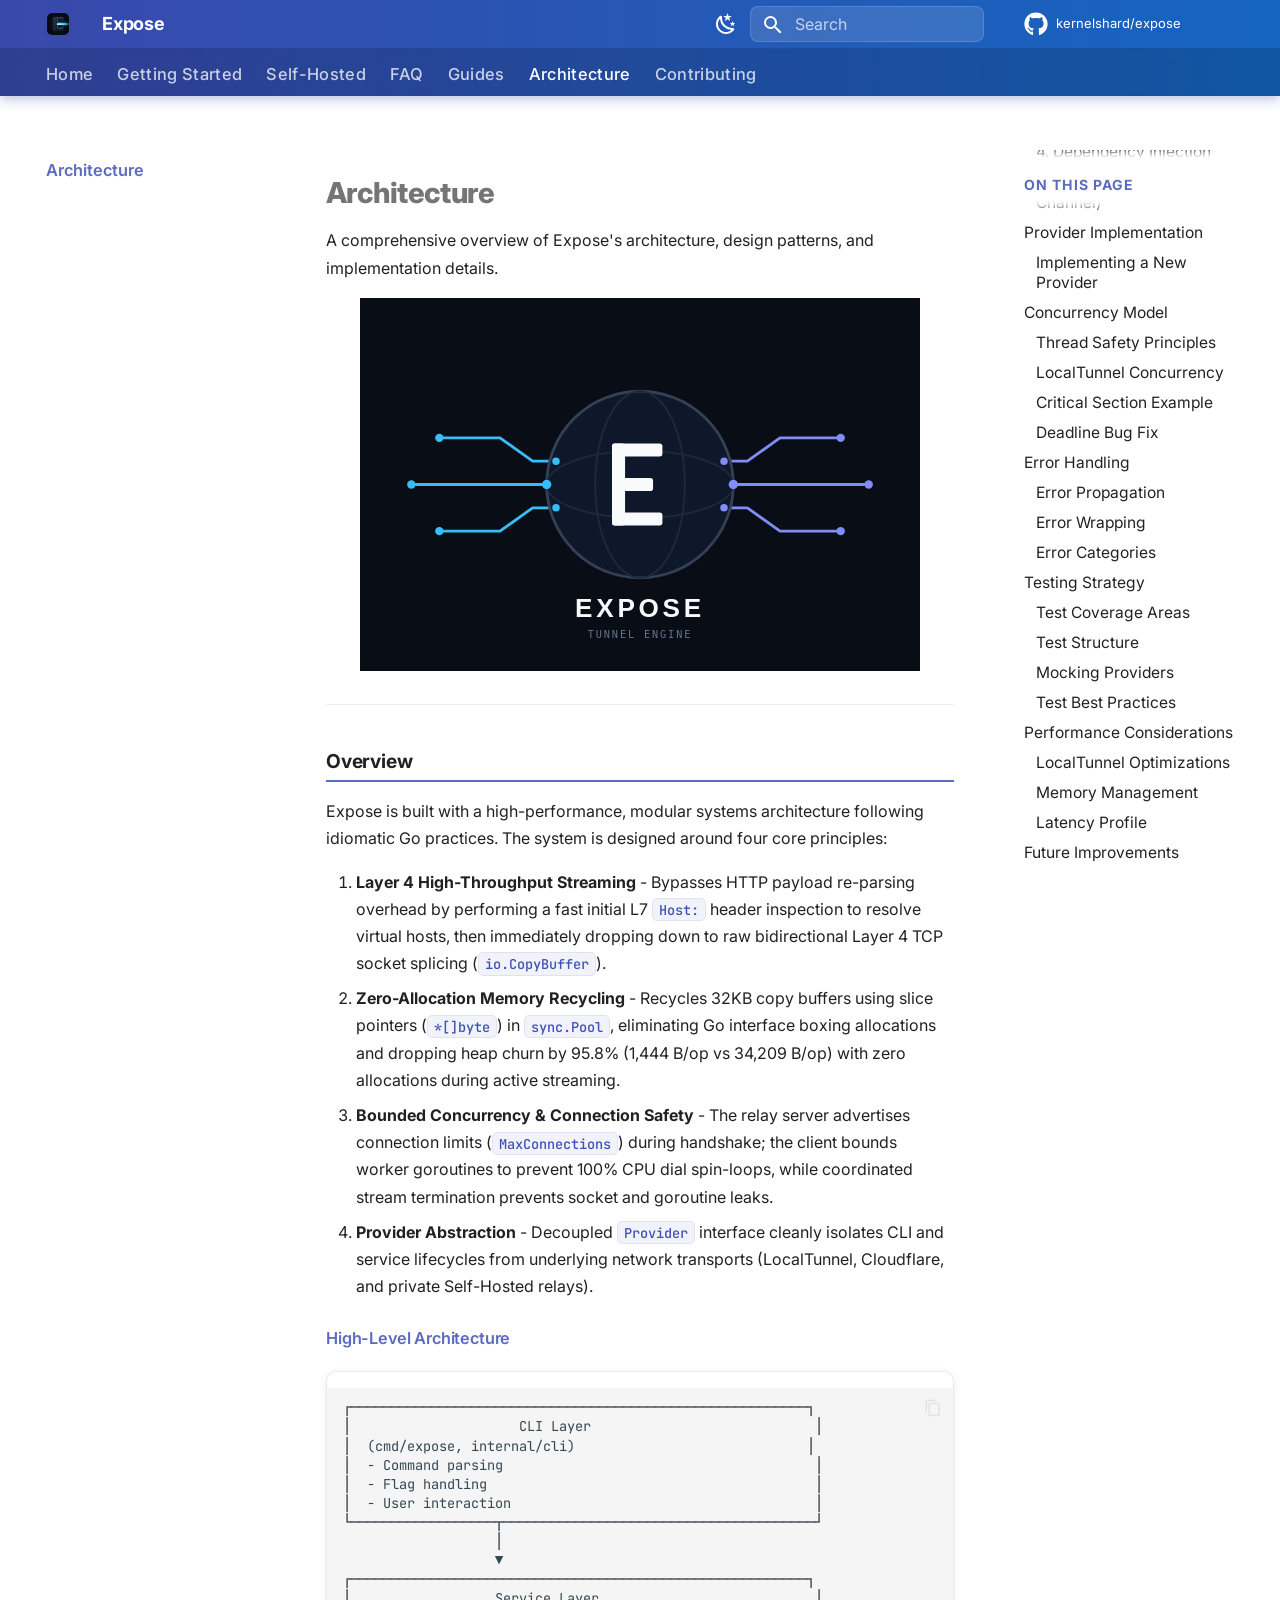
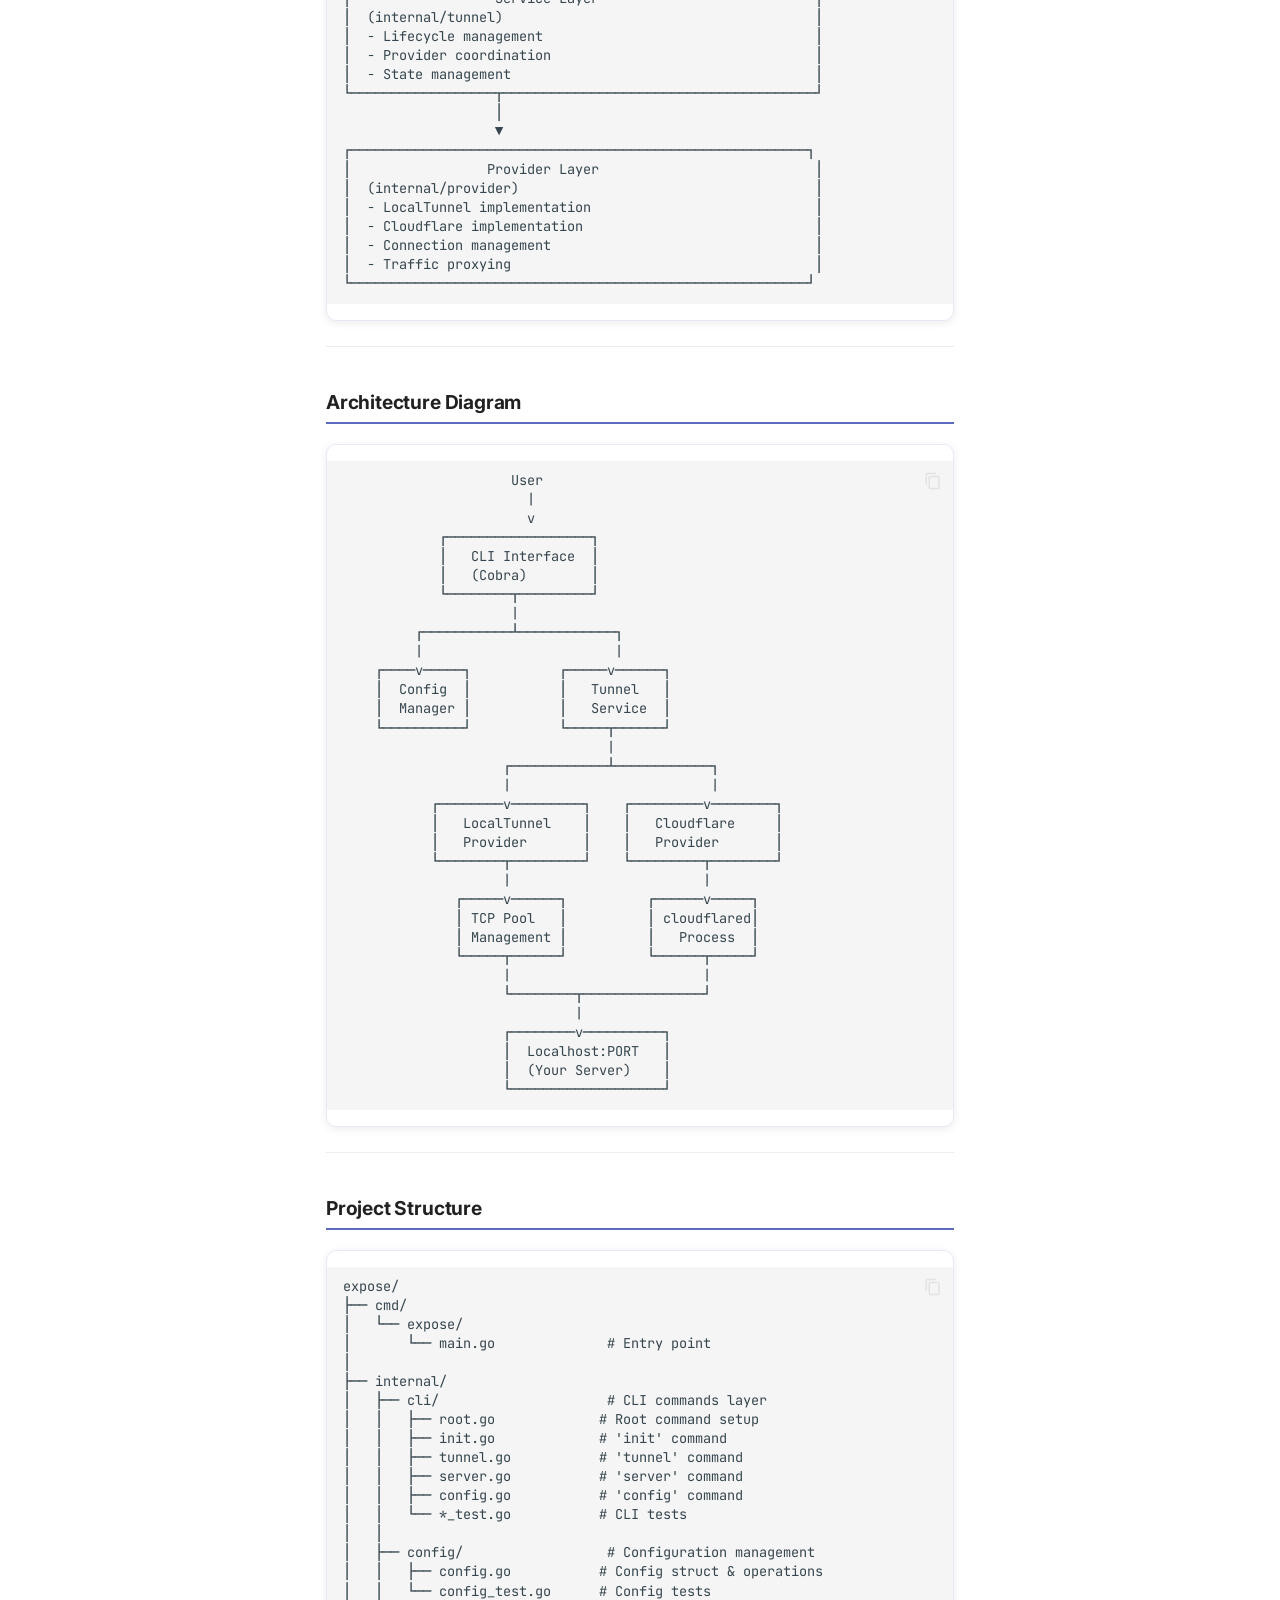
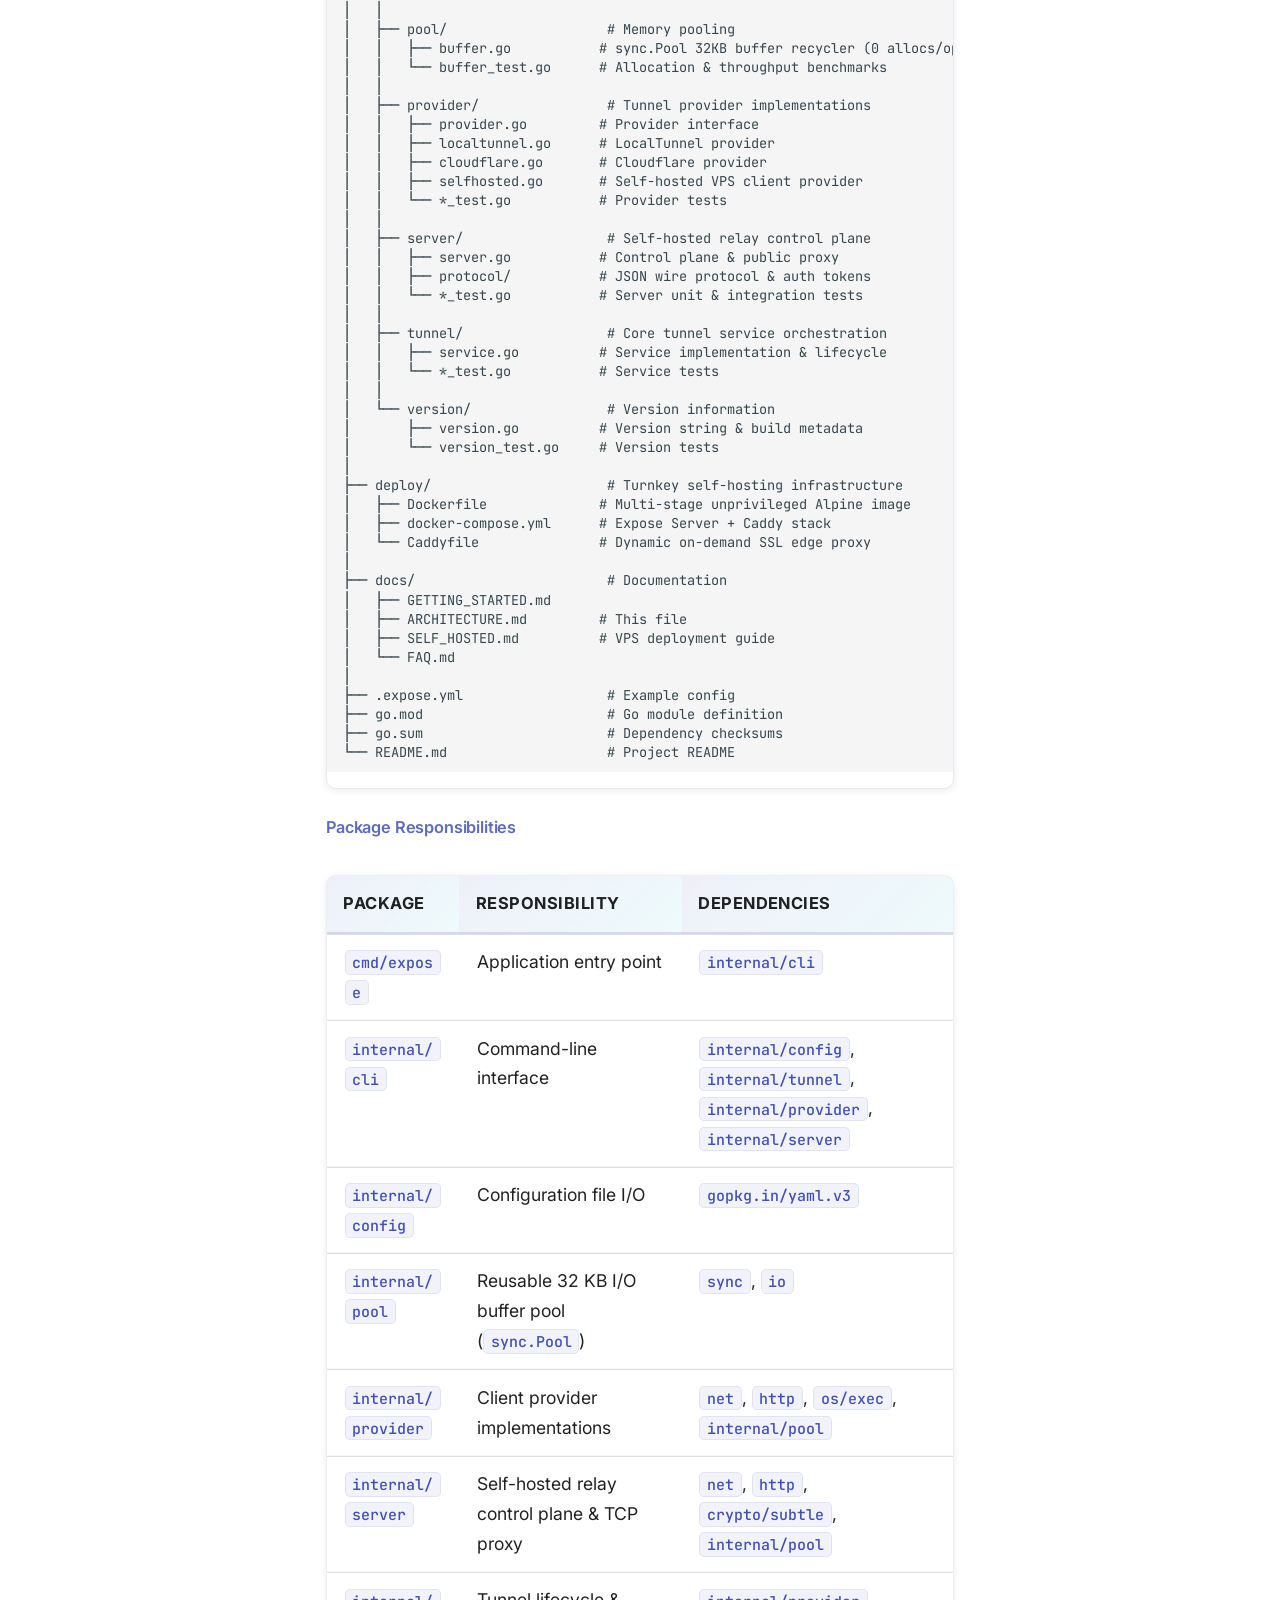
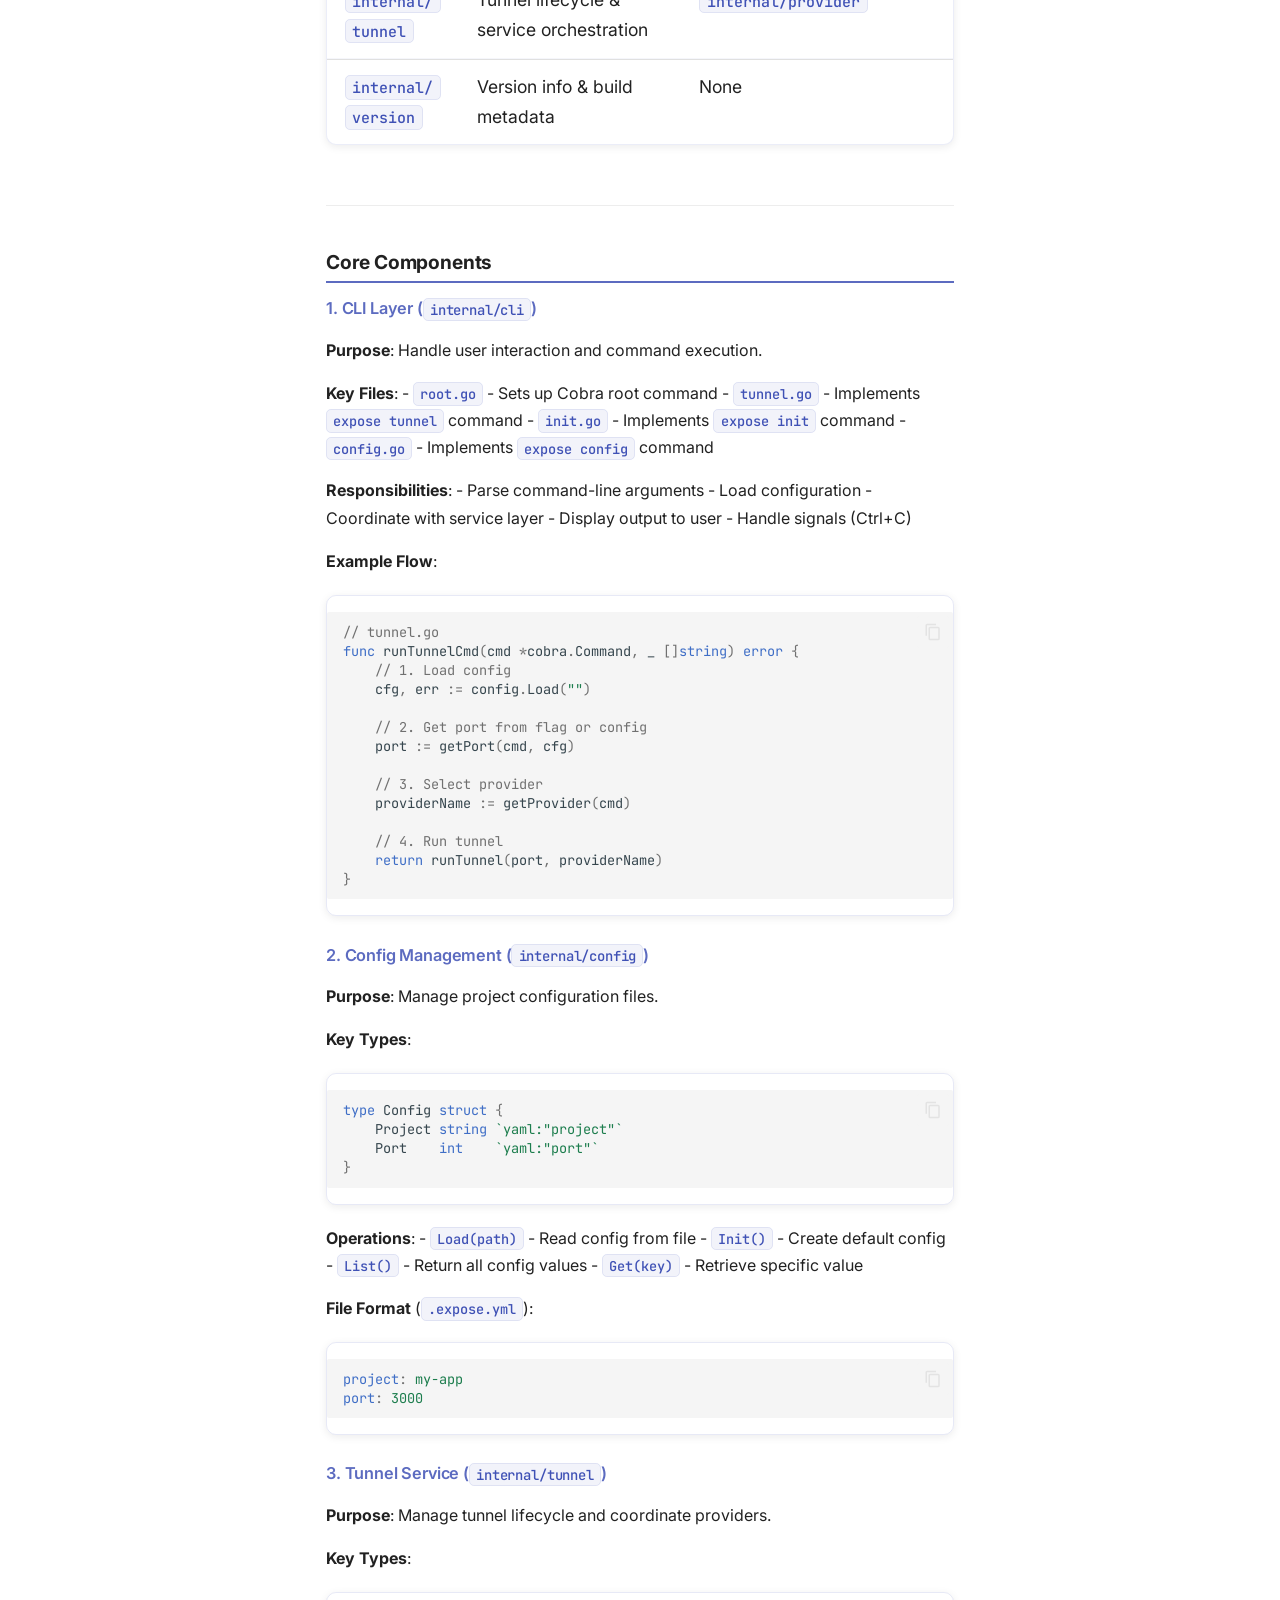
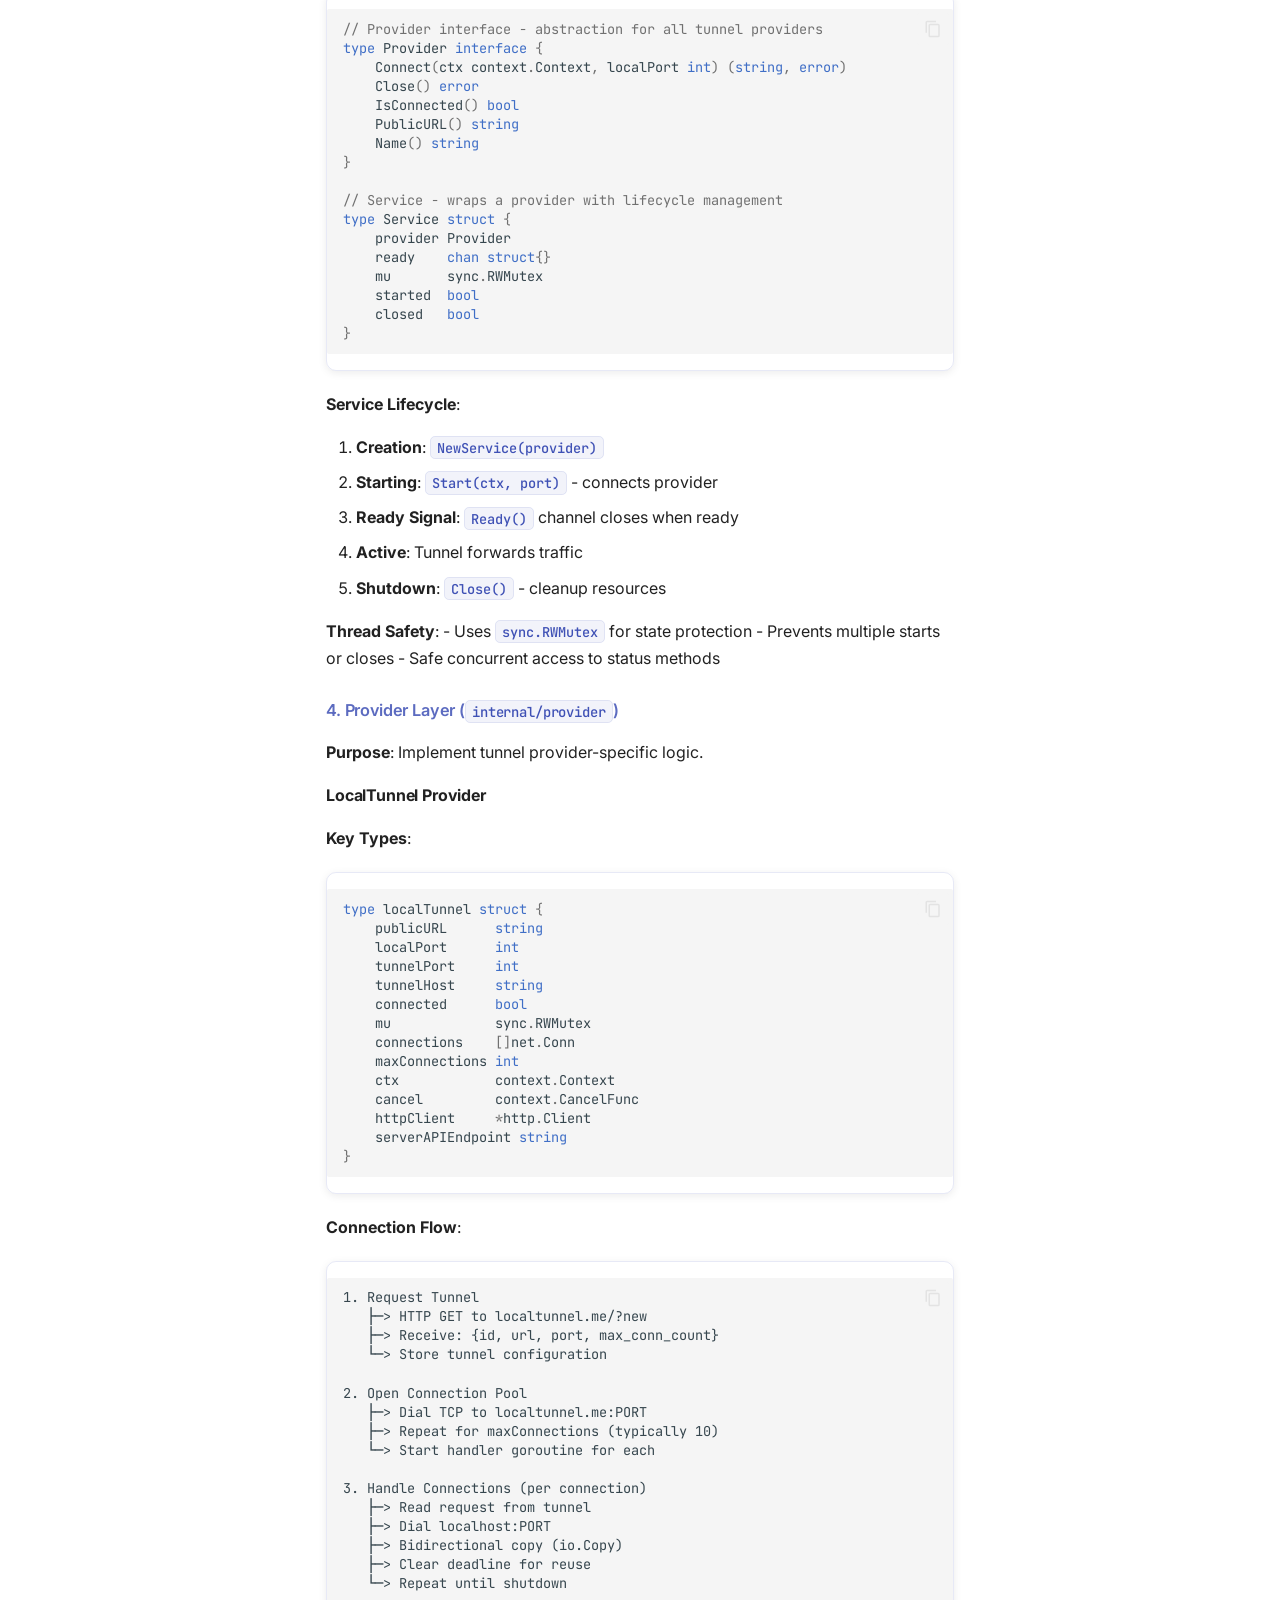
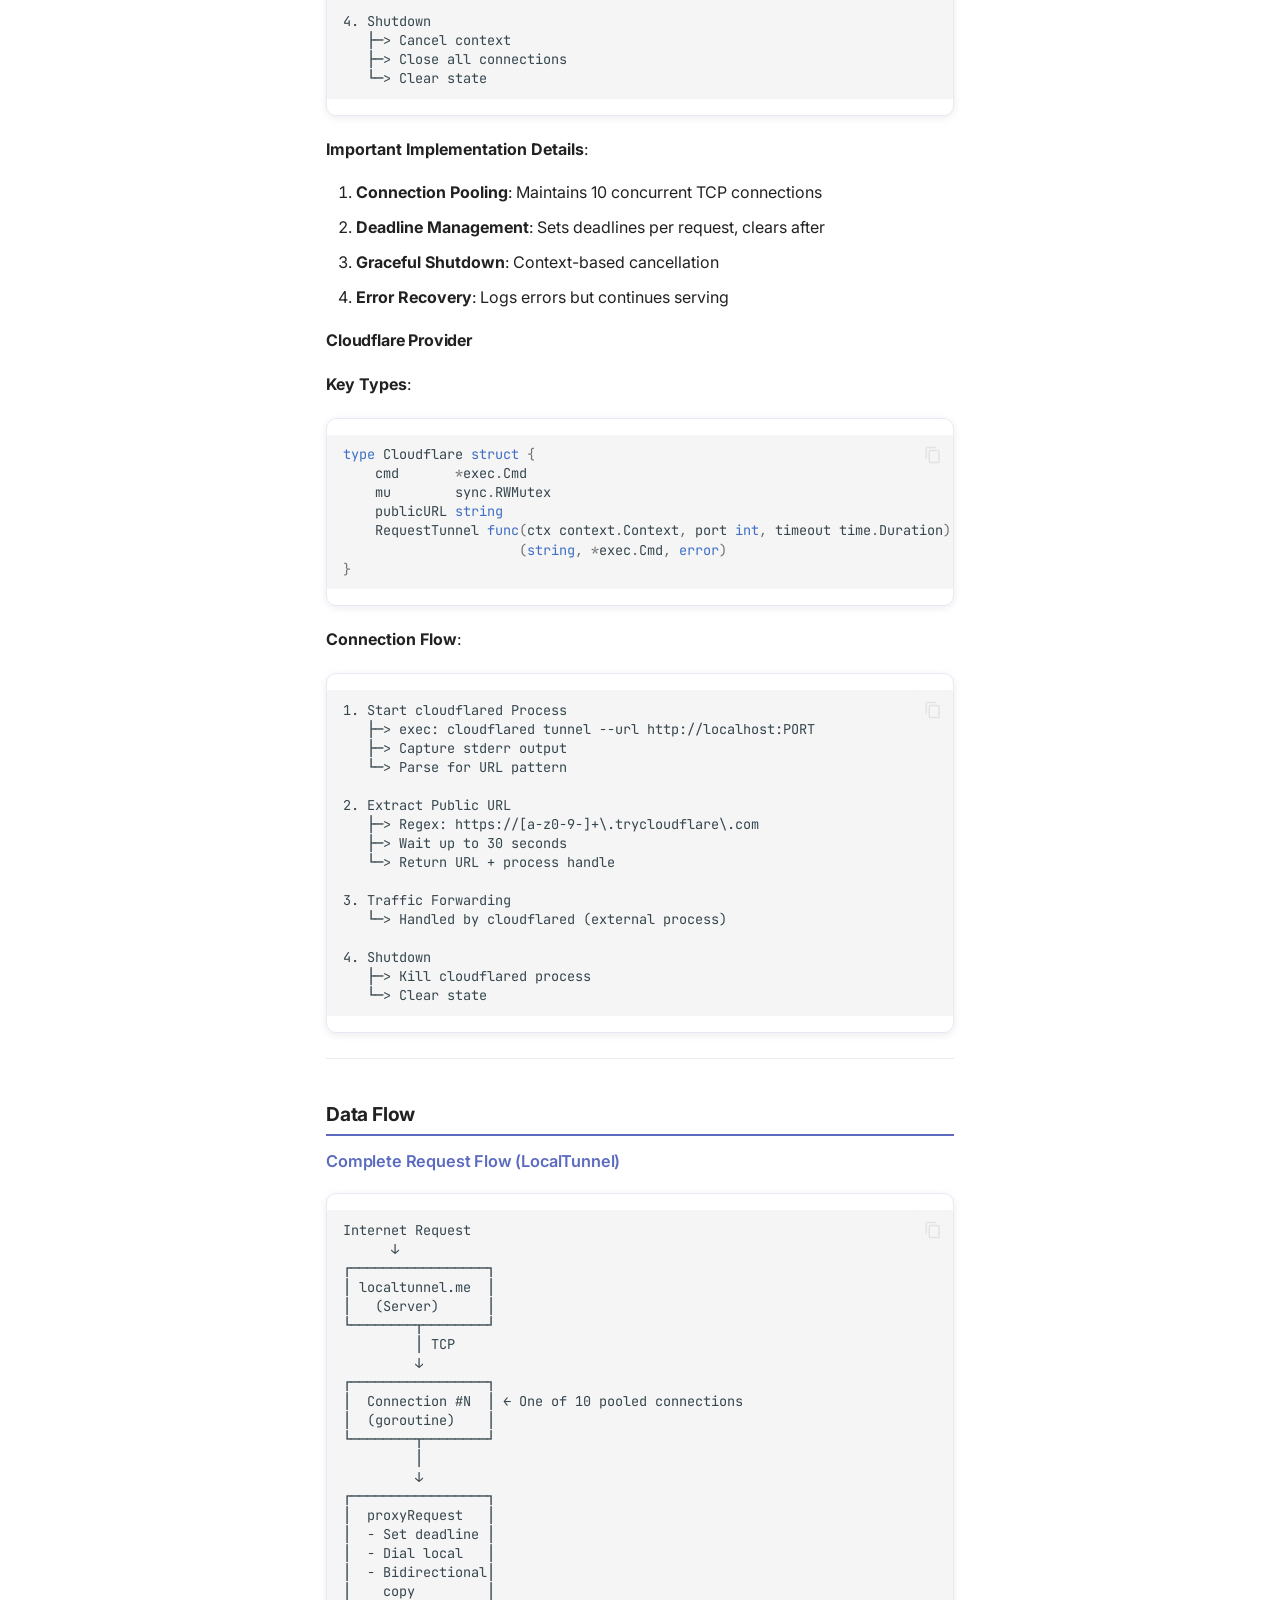
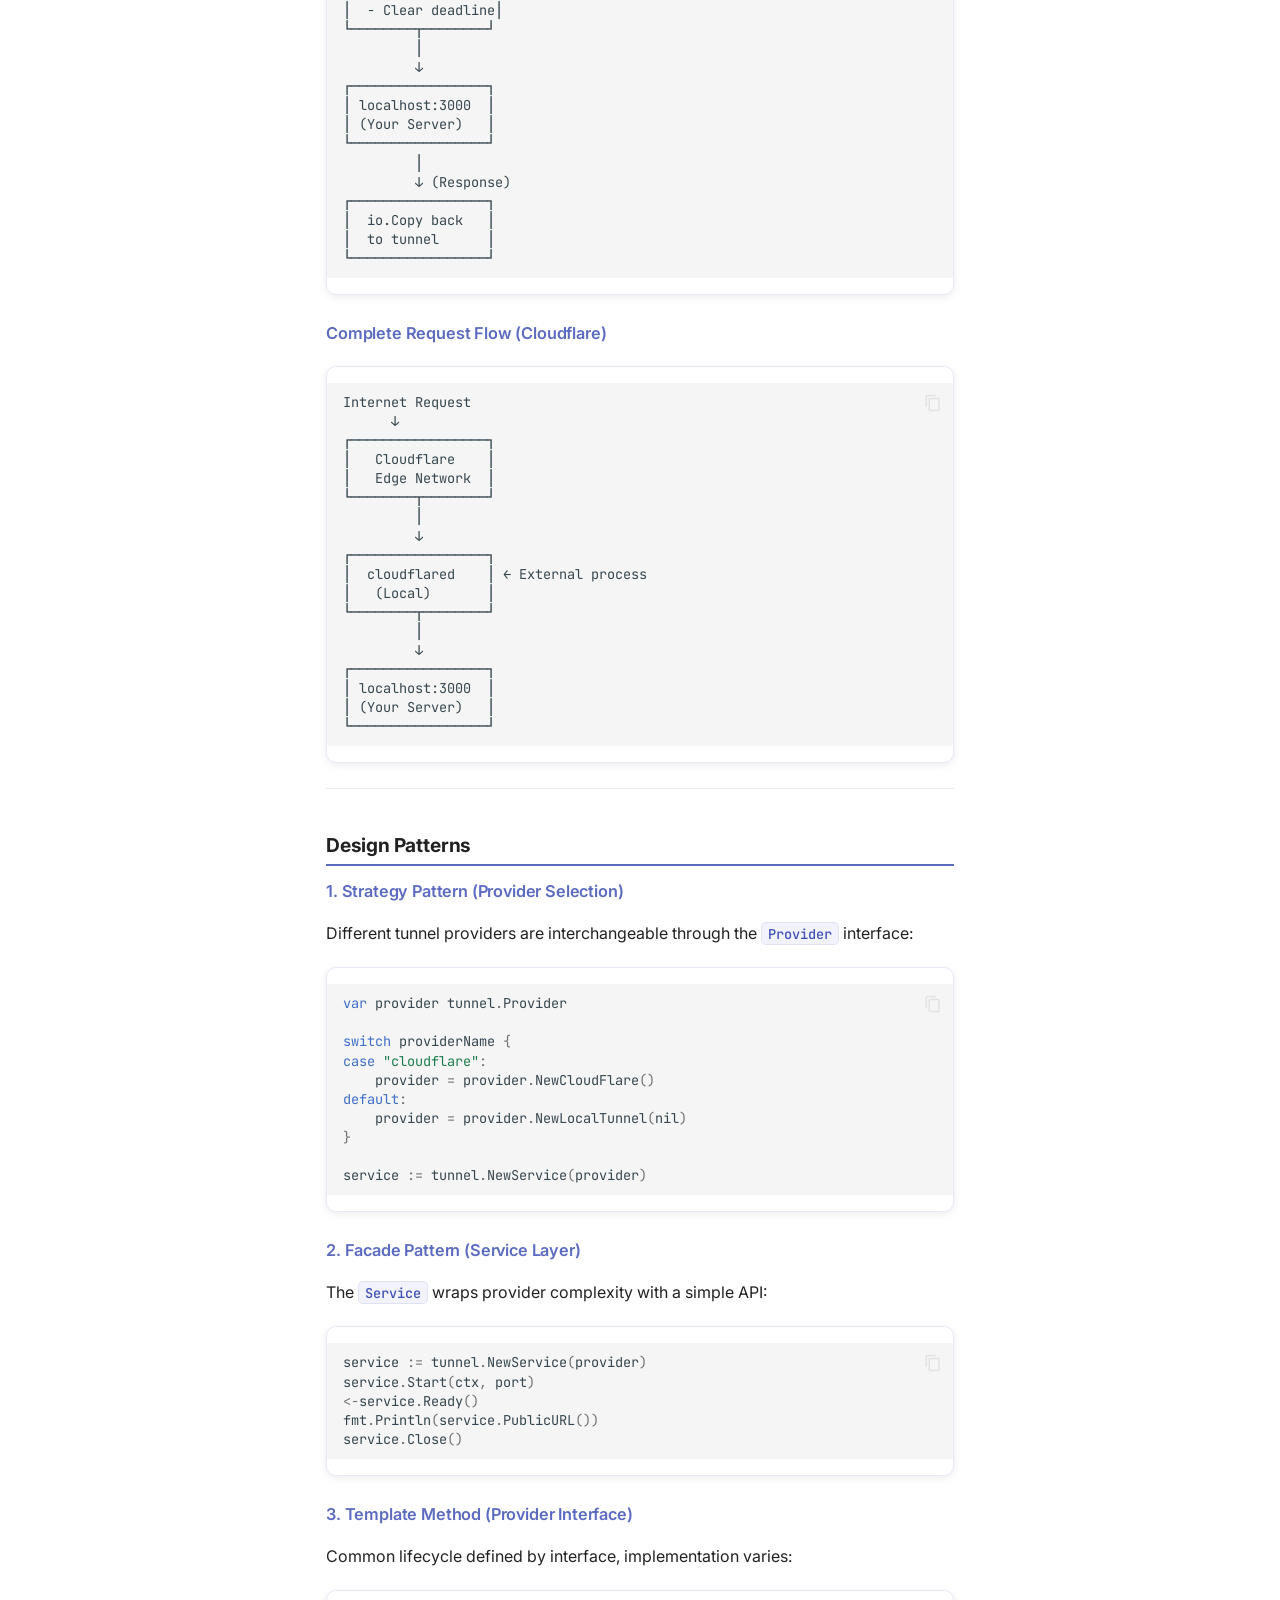
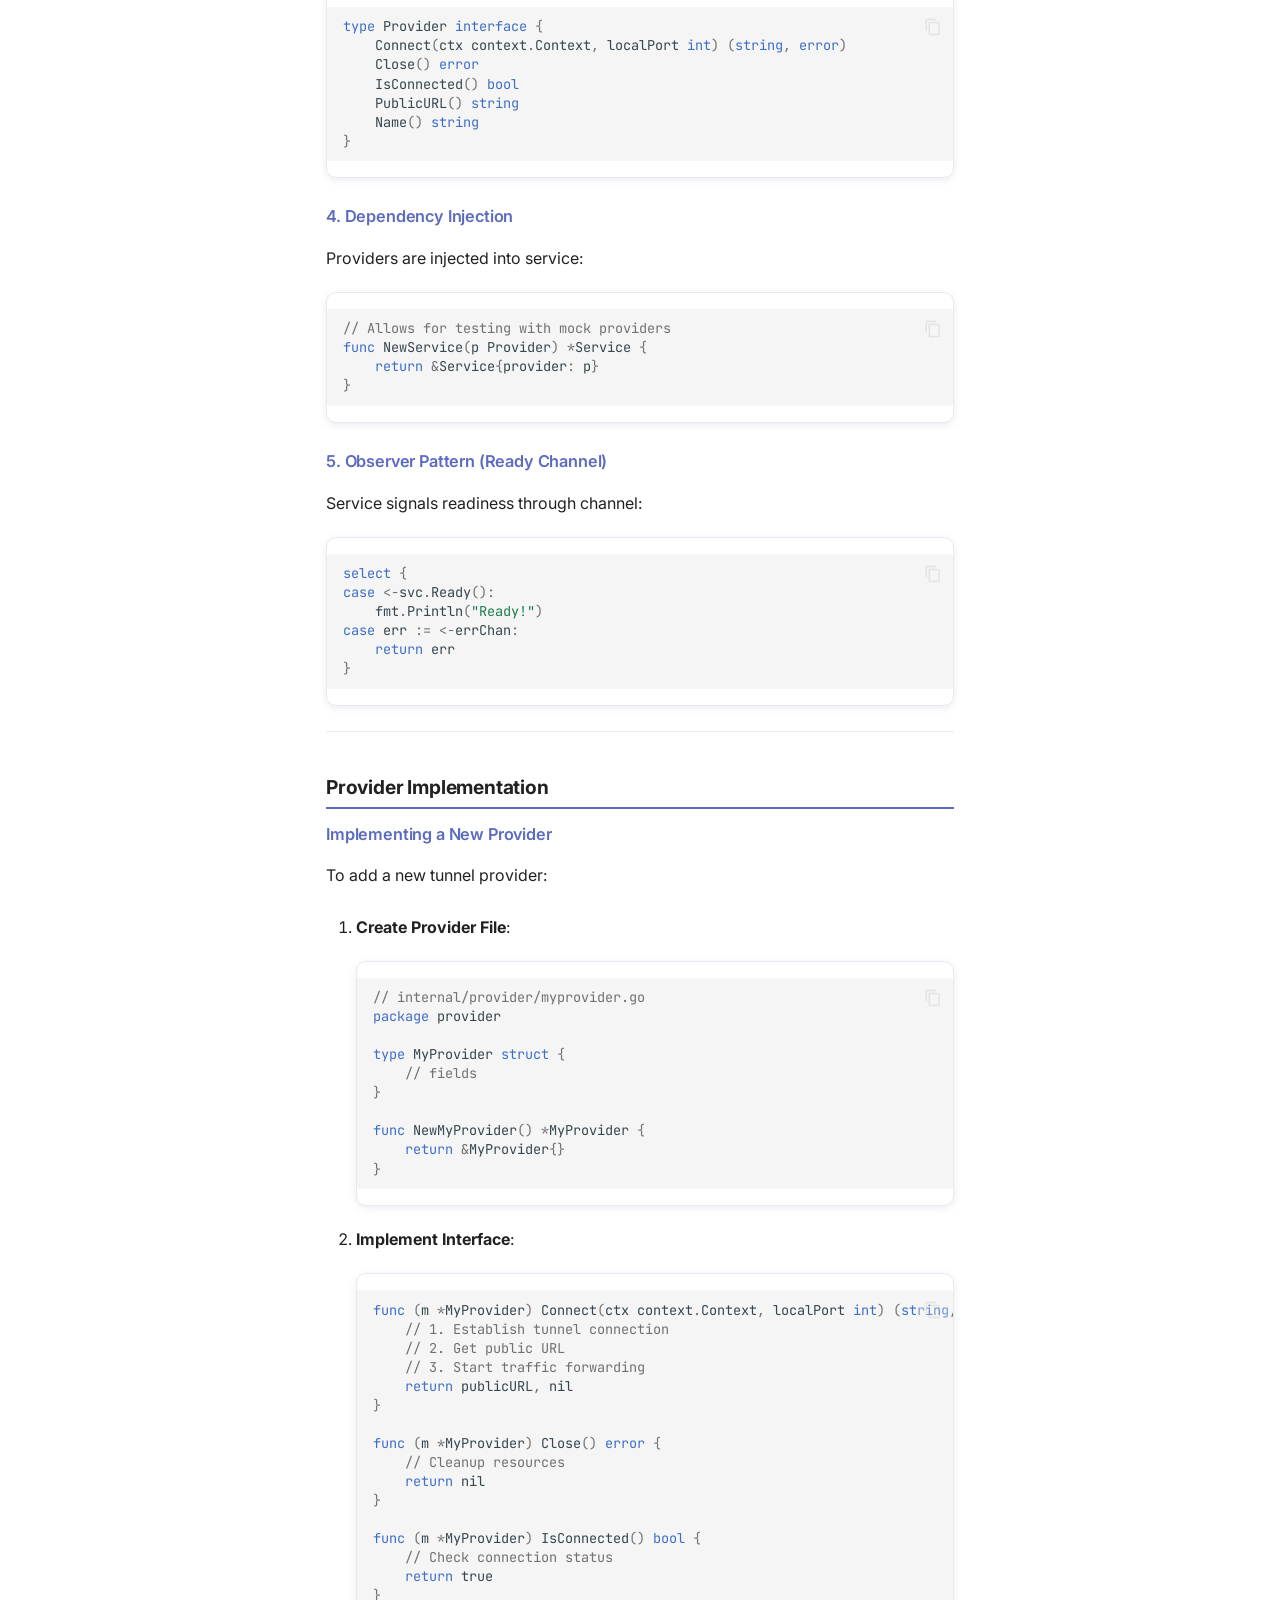
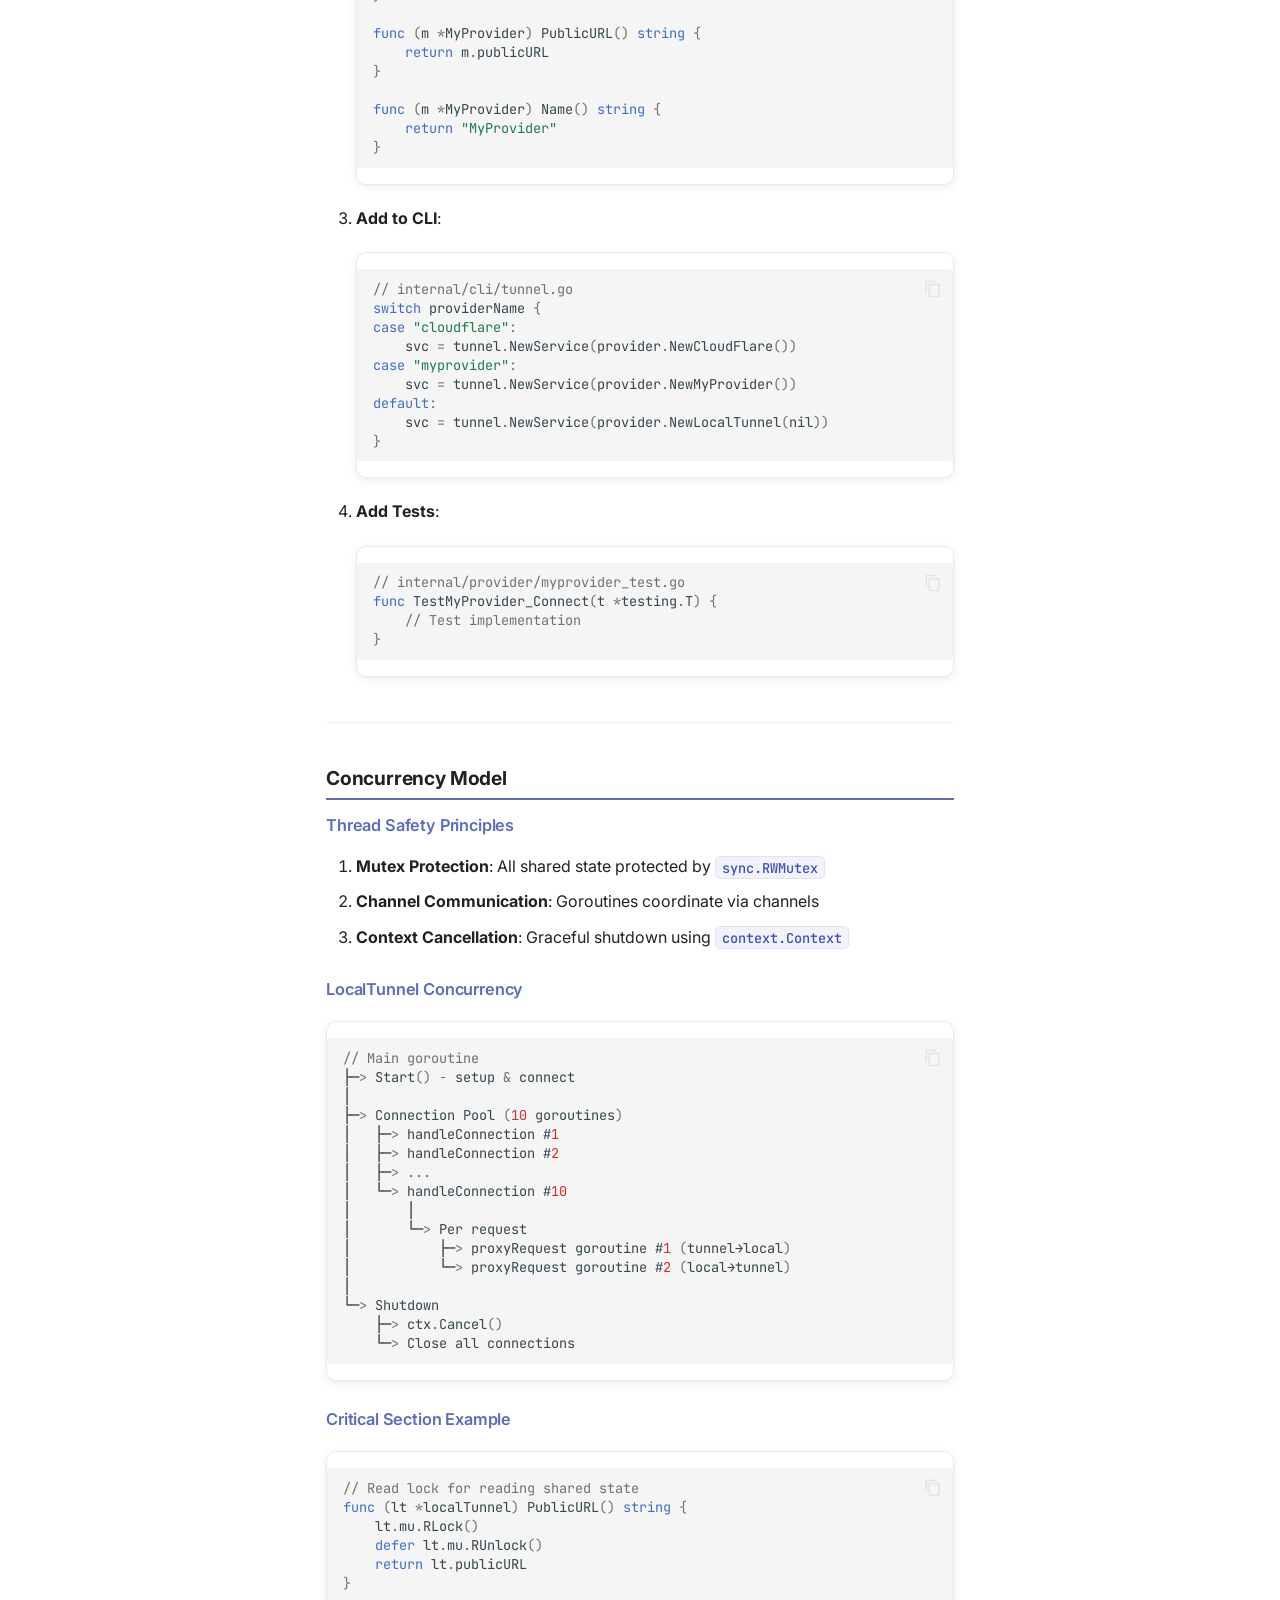
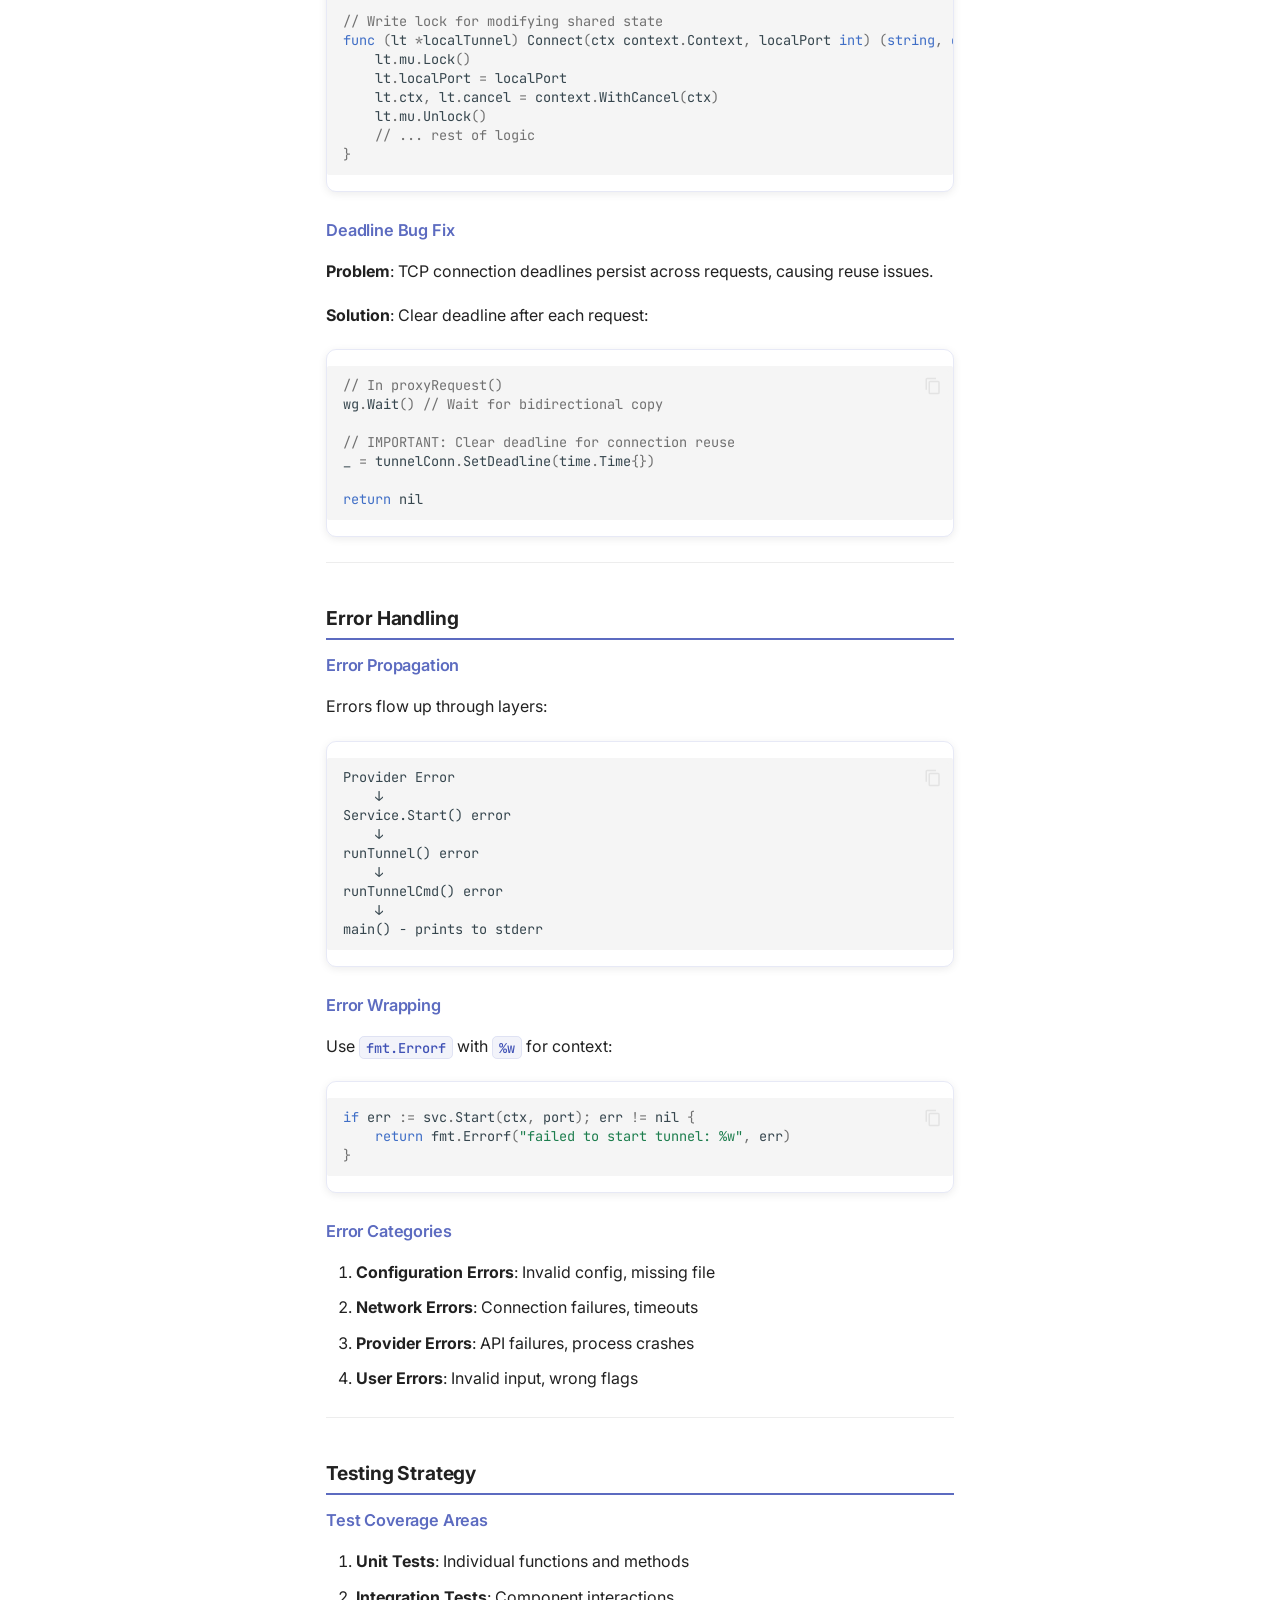
<file: ARCHITECTURE.html>
<!doctype html>
<html lang="en" class="no-js">
  <head>
    
      <meta charset="utf-8">
      <meta name="viewport" content="width=device-width,initial-scale=1">
      
        <meta name="description" content="Comprehensive overview of Expose's architecture, design patterns, and Go implementation details.">
      
      
        <meta name="author" content="kernelshard">
      
      
        <link rel="canonical" href="https://kernelshard.github.io/expose/ARCHITECTURE.html">
      
      
        <link rel="prev" href="ADVANCED_USAGE.html">
      
      
        <link rel="next" href="ONBOARDING.html">
      
      
        
      
      
      <link rel="icon" href="assets/images/favicon.png">
      <meta name="generator" content="mkdocs-1.6.1, mkdocs-material-9.8.2">
    
    
      
        <title>Architecture - Expose</title>
      
    
    
      <link rel="stylesheet" href="assets/stylesheets/main.57a0d79d.min.css">
      
        
        <link rel="stylesheet" href="assets/stylesheets/palette.fb2fffe2.min.css">
      
      


    
    
      
    
    
      
        
        
        <link rel="preconnect" href="https://fonts.gstatic.com" crossorigin>
        <link rel="stylesheet" href="https://fonts.googleapis.com/css?family=Inter:300,300i,400,400i,700,700i%7CJetBrains+Mono:400,400i,700,700i&display=fallback">
        <style>:root{--md-text-font:"Inter";--md-code-font:"JetBrains Mono"}</style>
      
    
    
      <link rel="stylesheet" href="stylesheets/custom.css">
    
    <script>__md_scope=new URL(".",location),__md_hash=e=>[...e].reduce(((e,_)=>(e<<5)-e+_.charCodeAt(0)),0),__md_get=(e,_=localStorage,t=__md_scope)=>JSON.parse(_.getItem(t.pathname+"."+e)),__md_set=(e,_,t=localStorage,a=__md_scope)=>{try{t.setItem(a.pathname+"."+e,JSON.stringify(_))}catch(e){}}</script>
    
      

    
    
  <!-- Google Search Console Verification -->
  <meta name="google-site-verification" content="svWmlb_sRs-5fFOw_f78x7ZrqtLPOv7zfHEW4vqskrg" />

  <!-- Favicon & Search Engine Icons (Google 48px Multiple Compliant) -->
  <link rel="icon" type="image/svg+xml" href="https://kernelshard.github.io/expose/assets/images/logo.svg">
  <link rel="icon" type="image/png" sizes="192x192" href="https://kernelshard.github.io/expose/assets/images/favicon-192.png">
  <link rel="icon" type="image/png" sizes="96x96" href="https://kernelshard.github.io/expose/assets/images/favicon-96.png">
  <link rel="icon" type="image/png" sizes="48x48" href="https://kernelshard.github.io/expose/assets/images/favicon-48.png">
  <link rel="apple-touch-icon" sizes="180x180" href="https://kernelshard.github.io/expose/assets/images/favicon-192.png">

  <!-- Open Graph / Facebook / Discord -->
  <meta property="og:type" content="website">
  <meta property="og:title" content="Architecture — Expose">
  <meta property="og:description" content="Comprehensive overview of Expose's architecture, design patterns, and Go implementation details.">
  <meta property="og:image" content="https://kernelshard.github.io/expose/social-preview.png">
  <meta property="og:url" content="https://kernelshard.github.io/expose/ARCHITECTURE.html">

  <!-- Twitter / X -->
  <meta name="twitter:card" content="summary_large_image">
  <meta name="twitter:title" content="Architecture — Expose">
  <meta name="twitter:description" content="Comprehensive overview of Expose's architecture, design patterns, and Go implementation details.">
  <meta name="twitter:image" content="https://kernelshard.github.io/expose/social-preview.png">

  <!-- Machine-Readable LLM Documentation -->
  <link rel="alternate" type="text/plain" href="https://kernelshard.github.io/expose/llms.txt" title="LLM Documentation (Index)">
  <link rel="alternate" type="text/plain" href="https://kernelshard.github.io/expose/llms-full.txt" title="LLM Documentation (Full)">

  <!-- JSON-LD Structured Data for Software Application -->
  <script type="application/ld+json">
  {
    "@context": "https://schema.org",
    "@type": "SoftwareApplication",
    "name": "Expose",
    "applicationCategory": "DeveloperApplication",
    "operatingSystem": "macOS, Linux, Windows",
    "programmingLanguage": "Go",
    "softwareVersion": "0.5.2",
    "description": "The open-source, single-binary Go (Golang) alternative to ngrok. Expose local ports via LocalTunnel, Cloudflare, or a self-hosted server with zero signup.",
    "url": "https://kernelshard.github.io/expose/",
    "downloadUrl": "https://github.com/kernelshard/expose/releases",
    "license": "https://www.apache.org/licenses/LICENSE-2.0",
    "author": {
      "@type": "Person",
      "name": "Samiul Sk",
      "url": "https://github.com/kernelshard"
    },
    "offers": {
      "@type": "Offer",
      "price": "0",
      "priceCurrency": "USD"
    }
  }
  </script>

  

  </head>
  
  
    
    
      
    
    
    
    
    <body dir="ltr" data-md-color-scheme="default" data-md-color-primary="custom" data-md-color-accent="custom">
  
    
    <input class="md-toggle" data-md-toggle="drawer" type="checkbox" id="__drawer" autocomplete="off">
    <input class="md-toggle" data-md-toggle="search" type="checkbox" id="__search" autocomplete="off">
    <label class="md-overlay" for="__drawer"></label>
    <div data-md-component="skip">
      
        
        <a href="#architecture" class="md-skip">
          Skip to content
        </a>
      
    </div>
    <div data-md-component="announce">
      
    </div>
    
    
      

  

<header class="md-header md-header--shadow md-header--lifted" data-md-component="header">
  <nav class="md-header__inner md-grid" aria-label="Header">
    <a href="index.html" title="Expose" class="md-header__button md-logo" aria-label="Expose" data-md-component="logo">
      
  <img src="assets/images/logo.svg" alt="logo">

    </a>
    <label class="md-header__button md-icon" for="__drawer">
      
      <svg xmlns="http://www.w3.org/2000/svg" viewBox="0 0 24 24"><path d="M3 6h18v2H3zm0 5h18v2H3zm0 5h18v2H3z"/></svg>
    </label>
    <div class="md-header__title" data-md-component="header-title">
      <div class="md-header__ellipsis">
        <div class="md-header__topic">
          <span class="md-ellipsis">
            Expose
          </span>
        </div>
        <div class="md-header__topic" data-md-component="header-topic">
          <span class="md-ellipsis">
            
              Architecture
            
          </span>
        </div>
      </div>
    </div>
    
      
        <form class="md-header__option" data-md-component="palette">
  
    
    
    
    <input class="md-option" data-md-color-media="(prefers-color-scheme: light)" data-md-color-scheme="default" data-md-color-primary="custom" data-md-color-accent="custom"  aria-label="Switch to dark mode"  type="radio" name="__palette" id="__palette_0">
    
      <label class="md-header__button md-icon" title="Switch to dark mode" for="__palette_1" hidden>
        <svg xmlns="http://www.w3.org/2000/svg" viewBox="0 0 24 24"><path d="m17.75 4.09-2.53 1.94.91 3.06-2.63-1.81-2.63 1.81.91-3.06-2.53-1.94L12.44 4l1.06-3 1.06 3zm3.5 6.91-1.64 1.25.59 1.98-1.7-1.17-1.7 1.17.59-1.98L15.75 11l2.06-.05L18.5 9l.69 1.95zm-2.28 4.95c.83-.08 1.72 1.1 1.19 1.85-.32.45-.66.87-1.08 1.27C15.17 23 8.84 23 4.94 19.07c-3.91-3.9-3.91-10.24 0-14.14.4-.4.82-.76 1.27-1.08.75-.53 1.93.36 1.85 1.19-.27 2.86.69 5.83 2.89 8.02a9.96 9.96 0 0 0 8.02 2.89m-1.64 2.02a12.08 12.08 0 0 1-7.8-3.47c-2.17-2.19-3.33-5-3.49-7.82-2.81 3.14-2.7 7.96.31 10.98 3.02 3.01 7.84 3.12 10.98.31"/></svg>
      </label>
    
  
    
    
    
    <input class="md-option" data-md-color-media="(prefers-color-scheme: dark)" data-md-color-scheme="slate" data-md-color-primary="custom" data-md-color-accent="custom"  aria-label="Switch to light mode"  type="radio" name="__palette" id="__palette_1">
    
      <label class="md-header__button md-icon" title="Switch to light mode" for="__palette_0" hidden>
        <svg xmlns="http://www.w3.org/2000/svg" viewBox="0 0 24 24"><path d="M12 7a5 5 0 0 1 5 5 5 5 0 0 1-5 5 5 5 0 0 1-5-5 5 5 0 0 1 5-5m0 2a3 3 0 0 0-3 3 3 3 0 0 0 3 3 3 3 0 0 0 3-3 3 3 0 0 0-3-3m0-7 2.39 3.42C13.65 5.15 12.84 5 12 5s-1.65.15-2.39.42zM3.34 7l4.16-.35A7.2 7.2 0 0 0 5.94 8.5c-.44.74-.69 1.5-.83 2.29zm.02 10 1.76-3.77a7.131 7.131 0 0 0 2.38 4.14zM20.65 7l-1.77 3.79a7.02 7.02 0 0 0-2.38-4.15zm-.01 10-4.14.36c.59-.51 1.12-1.14 1.54-1.86.42-.73.69-1.5.83-2.29zM12 22l-2.41-3.44c.74.27 1.55.44 2.41.44.82 0 1.63-.17 2.37-.44z"/></svg>
      </label>
    
  
</form>
      
    
    
      <script>var palette=__md_get("__palette");if(palette&&palette.color){if("(prefers-color-scheme)"===palette.color.media){var media=matchMedia("(prefers-color-scheme: light)"),input=document.querySelector(media.matches?"[data-md-color-media='(prefers-color-scheme: light)']":"[data-md-color-media='(prefers-color-scheme: dark)']");palette.color.media=input.getAttribute("data-md-color-media"),palette.color.scheme=input.getAttribute("data-md-color-scheme"),palette.color.primary=input.getAttribute("data-md-color-primary"),palette.color.accent=input.getAttribute("data-md-color-accent")}for(var[key,value]of Object.entries(palette.color))document.body.setAttribute("data-md-color-"+key,value)}</script>
    
    
    
      
      
        <label class="md-header__button md-icon" for="__search">
          
          <svg xmlns="http://www.w3.org/2000/svg" viewBox="0 0 24 24"><path d="M9.5 3A6.5 6.5 0 0 1 16 9.5c0 1.61-.59 3.09-1.56 4.23l.27.27h.79l5 5-1.5 1.5-5-5v-.79l-.27-.27A6.52 6.52 0 0 1 9.5 16 6.5 6.5 0 0 1 3 9.5 6.5 6.5 0 0 1 9.5 3m0 2C7 5 5 7 5 9.5S7 14 9.5 14 14 12 14 9.5 12 5 9.5 5"/></svg>
        </label>
        <div class="md-search" data-md-component="search" role="dialog">
  <label class="md-search__overlay" for="__search"></label>
  <div class="md-search__inner" role="search">
    <form class="md-search__form" name="search">
      <input type="text" class="md-search__input" name="query" aria-label="Search" placeholder="Search" autocapitalize="off" autocorrect="off" autocomplete="off" spellcheck="false" data-md-component="search-query" required>
      <label class="md-search__icon md-icon" for="__search">
        
        <svg xmlns="http://www.w3.org/2000/svg" viewBox="0 0 24 24"><path d="M9.5 3A6.5 6.5 0 0 1 16 9.5c0 1.61-.59 3.09-1.56 4.23l.27.27h.79l5 5-1.5 1.5-5-5v-.79l-.27-.27A6.52 6.52 0 0 1 9.5 16 6.5 6.5 0 0 1 3 9.5 6.5 6.5 0 0 1 9.5 3m0 2C7 5 5 7 5 9.5S7 14 9.5 14 14 12 14 9.5 12 5 9.5 5"/></svg>
        
        <svg xmlns="http://www.w3.org/2000/svg" viewBox="0 0 24 24"><path d="M20 11v2H8l5.5 5.5-1.42 1.42L4.16 12l7.92-7.92L13.5 5.5 8 11z"/></svg>
      </label>
      <nav class="md-search__options" aria-label="Search">
        
          <a href="javascript:void(0)" class="md-search__icon md-icon" title="Share" aria-label="Share" data-clipboard data-clipboard-text="" data-md-component="search-share" tabindex="-1">
            
            <svg xmlns="http://www.w3.org/2000/svg" viewBox="0 0 24 24"><path d="M18 16.08c-.76 0-1.44.3-1.96.77L8.91 12.7c.05-.23.09-.46.09-.7s-.04-.47-.09-.7l7.05-4.11c.54.5 1.25.81 2.04.81a3 3 0 0 0 3-3 3 3 0 0 0-3-3 3 3 0 0 0-3 3c0 .24.04.47.09.7L8.04 9.81C7.5 9.31 6.79 9 6 9a3 3 0 0 0-3 3 3 3 0 0 0 3 3c.79 0 1.5-.31 2.04-.81l7.12 4.15c-.05.21-.08.43-.08.66 0 1.61 1.31 2.91 2.92 2.91s2.92-1.3 2.92-2.91A2.92 2.92 0 0 0 18 16.08"/></svg>
          </a>
        
        <button type="reset" class="md-search__icon md-icon" title="Clear" aria-label="Clear" tabindex="-1">
          
          <svg xmlns="http://www.w3.org/2000/svg" viewBox="0 0 24 24"><path d="M19 6.41 17.59 5 12 10.59 6.41 5 5 6.41 10.59 12 5 17.59 6.41 19 12 13.41 17.59 19 19 17.59 13.41 12z"/></svg>
        </button>
      </nav>
      
        <div class="md-search__suggest" data-md-component="search-suggest"></div>
      
    </form>
    <div class="md-search__output">
      <div class="md-search__scrollwrap" tabindex="0" data-md-scrollfix>
        <div class="md-search-result" data-md-component="search-result">
          <div class="md-search-result__meta">
            Initializing search
          </div>
          <ol class="md-search-result__list" role="presentation"></ol>
        </div>
      </div>
    </div>
  </div>
</div>
      
    
    
      <div class="md-header__source">
        <a href="https://github.com/kernelshard/expose" title="Go to repository" class="md-source" data-md-component="source">
  <div class="md-source__icon md-icon">
    
    <svg xmlns="http://www.w3.org/2000/svg" viewBox="0 0 512 512"><!--! Font Awesome Free 7.1.0 by @fontawesome - https://fontawesome.com License - https://fontawesome.com/license/free (Icons: CC BY 4.0, Fonts: SIL OFL 1.1, Code: MIT License) Copyright 2025 Fonticons, Inc.--><path d="M173.9 397.4c0 2-2.3 3.6-5.2 3.6-3.3.3-5.6-1.3-5.6-3.6 0-2 2.3-3.6 5.2-3.6 3-.3 5.6 1.3 5.6 3.6m-31.1-4.5c-.7 2 1.3 4.3 4.3 4.9 2.6 1 5.6 0 6.2-2s-1.3-4.3-4.3-5.2c-2.6-.7-5.5.3-6.2 2.3m44.2-1.7c-2.9.7-4.9 2.6-4.6 4.9.3 2 2.9 3.3 5.9 2.6 2.9-.7 4.9-2.6 4.6-4.6-.3-1.9-3-3.2-5.9-2.9M252.8 8C114.1 8 8 113.3 8 252c0 110.9 69.8 205.8 169.5 239.2 12.8 2.3 17.3-5.6 17.3-12.1 0-6.2-.3-40.4-.3-61.4 0 0-70 15-84.7-29.8 0 0-11.4-29.1-27.8-36.6 0 0-22.9-15.7 1.6-15.4 0 0 24.9 2 38.6 25.8 21.9 38.6 58.6 27.5 72.9 20.9 2.3-16 8.8-27.1 16-33.7-55.9-6.2-112.3-14.3-112.3-110.5 0-27.5 7.6-41.3 23.6-58.9-2.6-6.5-11.1-33.3 2.6-67.9 20.9-6.5 69 27 69 27 20-5.6 41.5-8.5 62.8-8.5s42.8 2.9 62.8 8.5c0 0 48.1-33.6 69-27 13.7 34.7 5.2 61.4 2.6 67.9 16 17.7 25.8 31.5 25.8 58.9 0 96.5-58.9 104.2-114.8 110.5 9.2 7.9 17 22.9 17 46.4 0 33.7-.3 75.4-.3 83.6 0 6.5 4.6 14.4 17.3 12.1C436.2 457.8 504 362.9 504 252 504 113.3 391.5 8 252.8 8M105.2 352.9c-1.3 1-1 3.3.7 5.2 1.6 1.6 3.9 2.3 5.2 1 1.3-1 1-3.3-.7-5.2-1.6-1.6-3.9-2.3-5.2-1m-10.8-8.1c-.7 1.3.3 2.9 2.3 3.9 1.6 1 3.6.7 4.3-.7.7-1.3-.3-2.9-2.3-3.9-2-.6-3.6-.3-4.3.7m32.4 35.6c-1.6 1.3-1 4.3 1.3 6.2 2.3 2.3 5.2 2.6 6.5 1 1.3-1.3.7-4.3-1.3-6.2-2.2-2.3-5.2-2.6-6.5-1m-11.4-14.7c-1.6 1-1.6 3.6 0 5.9s4.3 3.3 5.6 2.3c1.6-1.3 1.6-3.9 0-6.2-1.4-2.3-4-3.3-5.6-2"/></svg>
  </div>
  <div class="md-source__repository">
    kernelshard/expose
  </div>
</a>
      </div>
    
  </nav>
  
    
      
<nav class="md-tabs" aria-label="Tabs" data-md-component="tabs">
  <div class="md-grid">
    <ul class="md-tabs__list">
      
        
  
  
  
  
    <li class="md-tabs__item">
      <a href="index.html" class="md-tabs__link">
        
  
  
    
  
  Home

      </a>
    </li>
  

      
        
  
  
  
  
    <li class="md-tabs__item">
      <a href="GETTING_STARTED.html" class="md-tabs__link">
        
  
  
    
  
  Getting Started

      </a>
    </li>
  

      
        
  
  
  
  
    <li class="md-tabs__item">
      <a href="SELF_HOSTED.html" class="md-tabs__link">
        
  
  
    
  
  Self-Hosted

      </a>
    </li>
  

      
        
  
  
  
  
    <li class="md-tabs__item">
      <a href="FAQ.html" class="md-tabs__link">
        
  
  
    
  
  FAQ

      </a>
    </li>
  

      
        
  
  
  
  
    
    
      <li class="md-tabs__item">
        <a href="guides/local-webhook-testing.html" class="md-tabs__link">
          
  
  
    
  
  Guides

        </a>
      </li>
    
  

      
        
  
  
  
    
  
  
    <li class="md-tabs__item md-tabs__item--active">
      <a href="ARCHITECTURE.html" class="md-tabs__link">
        
  
  
    
  
  Architecture

      </a>
    </li>
  

      
        
  
  
  
  
    
    
      <li class="md-tabs__item">
        <a href="ONBOARDING.html" class="md-tabs__link">
          
  
  
    
  
  Contributing

        </a>
      </li>
    
  

      
    </ul>
  </div>
</nav>
    
  
</header>
    
    <div class="md-container" data-md-component="container">
      
      
        
      
      <main class="md-main" data-md-component="main">
        <div class="md-main__inner md-grid">
          
            
              
              <div class="md-sidebar md-sidebar--primary" data-md-component="sidebar" data-md-type="navigation" >
                <div class="md-sidebar__scrollwrap">
                  <div class="md-sidebar__inner">
                    


  


<nav class="md-nav md-nav--primary md-nav--lifted" aria-label="Navigation" data-md-level="0">
  <label class="md-nav__title" for="__drawer">
    <a href="index.html" title="Expose" class="md-nav__button md-logo" aria-label="Expose" data-md-component="logo">
      
  <img src="assets/images/logo.svg" alt="logo">

    </a>
    Expose
  </label>
  
    <div class="md-nav__source">
      <a href="https://github.com/kernelshard/expose" title="Go to repository" class="md-source" data-md-component="source">
  <div class="md-source__icon md-icon">
    
    <svg xmlns="http://www.w3.org/2000/svg" viewBox="0 0 512 512"><!--! Font Awesome Free 7.1.0 by @fontawesome - https://fontawesome.com License - https://fontawesome.com/license/free (Icons: CC BY 4.0, Fonts: SIL OFL 1.1, Code: MIT License) Copyright 2025 Fonticons, Inc.--><path d="M173.9 397.4c0 2-2.3 3.6-5.2 3.6-3.3.3-5.6-1.3-5.6-3.6 0-2 2.3-3.6 5.2-3.6 3-.3 5.6 1.3 5.6 3.6m-31.1-4.5c-.7 2 1.3 4.3 4.3 4.9 2.6 1 5.6 0 6.2-2s-1.3-4.3-4.3-5.2c-2.6-.7-5.5.3-6.2 2.3m44.2-1.7c-2.9.7-4.9 2.6-4.6 4.9.3 2 2.9 3.3 5.9 2.6 2.9-.7 4.9-2.6 4.6-4.6-.3-1.9-3-3.2-5.9-2.9M252.8 8C114.1 8 8 113.3 8 252c0 110.9 69.8 205.8 169.5 239.2 12.8 2.3 17.3-5.6 17.3-12.1 0-6.2-.3-40.4-.3-61.4 0 0-70 15-84.7-29.8 0 0-11.4-29.1-27.8-36.6 0 0-22.9-15.7 1.6-15.4 0 0 24.9 2 38.6 25.8 21.9 38.6 58.6 27.5 72.9 20.9 2.3-16 8.8-27.1 16-33.7-55.9-6.2-112.3-14.3-112.3-110.5 0-27.5 7.6-41.3 23.6-58.9-2.6-6.5-11.1-33.3 2.6-67.9 20.9-6.5 69 27 69 27 20-5.6 41.5-8.5 62.8-8.5s42.8 2.9 62.8 8.5c0 0 48.1-33.6 69-27 13.7 34.7 5.2 61.4 2.6 67.9 16 17.7 25.8 31.5 25.8 58.9 0 96.5-58.9 104.2-114.8 110.5 9.2 7.9 17 22.9 17 46.4 0 33.7-.3 75.4-.3 83.6 0 6.5 4.6 14.4 17.3 12.1C436.2 457.8 504 362.9 504 252 504 113.3 391.5 8 252.8 8M105.2 352.9c-1.3 1-1 3.3.7 5.2 1.6 1.6 3.9 2.3 5.2 1 1.3-1 1-3.3-.7-5.2-1.6-1.6-3.9-2.3-5.2-1m-10.8-8.1c-.7 1.3.3 2.9 2.3 3.9 1.6 1 3.6.7 4.3-.7.7-1.3-.3-2.9-2.3-3.9-2-.6-3.6-.3-4.3.7m32.4 35.6c-1.6 1.3-1 4.3 1.3 6.2 2.3 2.3 5.2 2.6 6.5 1 1.3-1.3.7-4.3-1.3-6.2-2.2-2.3-5.2-2.6-6.5-1m-11.4-14.7c-1.6 1-1.6 3.6 0 5.9s4.3 3.3 5.6 2.3c1.6-1.3 1.6-3.9 0-6.2-1.4-2.3-4-3.3-5.6-2"/></svg>
  </div>
  <div class="md-source__repository">
    kernelshard/expose
  </div>
</a>
    </div>
  
  <ul class="md-nav__list" data-md-scrollfix>
    
      
      
  
  
  
  
    <li class="md-nav__item">
      <a href="index.html" class="md-nav__link">
        
  
  
  <span class="md-ellipsis">
    
  
    Home
  

    
  </span>
  
  

      </a>
    </li>
  

    
      
      
  
  
  
  
    <li class="md-nav__item">
      <a href="GETTING_STARTED.html" class="md-nav__link">
        
  
  
  <span class="md-ellipsis">
    
  
    Getting Started
  

    
  </span>
  
  

      </a>
    </li>
  

    
      
      
  
  
  
  
    <li class="md-nav__item">
      <a href="SELF_HOSTED.html" class="md-nav__link">
        
  
  
  <span class="md-ellipsis">
    
  
    Self-Hosted
  

    
  </span>
  
  

      </a>
    </li>
  

    
      
      
  
  
  
  
    <li class="md-nav__item">
      <a href="FAQ.html" class="md-nav__link">
        
  
  
  <span class="md-ellipsis">
    
  
    FAQ
  

    
  </span>
  
  

      </a>
    </li>
  

    
      
      
  
  
  
  
    
    
      
        
      
        
      
        
      
    
    
    
      
      
        
      
    
    
    <li class="md-nav__item md-nav__item--nested">
      
        
        
        <input class="md-nav__toggle md-toggle " type="checkbox" id="__nav_5" >
        
          
          <label class="md-nav__link" for="__nav_5" id="__nav_5_label" tabindex="0">
            
  
  
  <span class="md-ellipsis">
    
  
    Guides
  

    
  </span>
  
  

            <span class="md-nav__icon md-icon"></span>
          </label>
        
        <nav class="md-nav" data-md-level="1" aria-labelledby="__nav_5_label" aria-expanded="false">
          <label class="md-nav__title" for="__nav_5">
            <span class="md-nav__icon md-icon"></span>
            
  
    Guides
  

          </label>
          <ul class="md-nav__list" data-md-scrollfix>
            
              
                
  
  
  
  
    <li class="md-nav__item">
      <a href="guides/local-webhook-testing.html" class="md-nav__link">
        
  
  
  <span class="md-ellipsis">
    
  
    Local Webhook Testing
  

    
  </span>
  
  

      </a>
    </li>
  

              
            
              
                
  
  
  
  
    <li class="md-nav__item">
      <a href="TUTORIAL.html" class="md-nav__link">
        
  
  
  <span class="md-ellipsis">
    
  
    How Tunnels Work
  

    
  </span>
  
  

      </a>
    </li>
  

              
            
              
                
  
  
  
  
    <li class="md-nav__item">
      <a href="ADVANCED_USAGE.html" class="md-nav__link">
        
  
  
  <span class="md-ellipsis">
    
  
    Advanced Usage
  

    
  </span>
  
  

      </a>
    </li>
  

              
            
          </ul>
        </nav>
      
    </li>
  

    
      
      
  
  
    
  
  
  
    <li class="md-nav__item md-nav__item--active">
      
      <input class="md-nav__toggle md-toggle" type="checkbox" id="__toc">
      
      
        
      
      
        <label class="md-nav__link md-nav__link--active" for="__toc">
          
  
  
  <span class="md-ellipsis">
    
  
    Architecture
  

    
  </span>
  
  

          <span class="md-nav__icon md-icon"></span>
        </label>
      
      <a href="ARCHITECTURE.html" class="md-nav__link md-nav__link--active">
        
  
  
  <span class="md-ellipsis">
    
  
    Architecture
  

    
  </span>
  
  

      </a>
      
        

  

<nav class="md-nav md-nav--secondary" aria-label="On this page">
  
  
  
    
  
  
    <label class="md-nav__title" for="__toc">
      <span class="md-nav__icon md-icon"></span>
      On this page
    </label>
    <ul class="md-nav__list" data-md-component="toc" data-md-scrollfix>
      
        <li class="md-nav__item">
  <a href="#overview" class="md-nav__link">
    <span class="md-ellipsis">
      
        Overview
      
    </span>
  </a>
  
    <nav class="md-nav" aria-label="Overview">
      <ul class="md-nav__list">
        
          <li class="md-nav__item">
  <a href="#high-level-architecture" class="md-nav__link">
    <span class="md-ellipsis">
      
        High-Level Architecture
      
    </span>
  </a>
  
</li>
        
      </ul>
    </nav>
  
</li>
      
        <li class="md-nav__item">
  <a href="#architecture-diagram" class="md-nav__link">
    <span class="md-ellipsis">
      
        Architecture Diagram
      
    </span>
  </a>
  
</li>
      
        <li class="md-nav__item">
  <a href="#project-structure" class="md-nav__link">
    <span class="md-ellipsis">
      
        Project Structure
      
    </span>
  </a>
  
    <nav class="md-nav" aria-label="Project Structure">
      <ul class="md-nav__list">
        
          <li class="md-nav__item">
  <a href="#package-responsibilities" class="md-nav__link">
    <span class="md-ellipsis">
      
        Package Responsibilities
      
    </span>
  </a>
  
</li>
        
      </ul>
    </nav>
  
</li>
      
        <li class="md-nav__item">
  <a href="#core-components" class="md-nav__link">
    <span class="md-ellipsis">
      
        Core Components
      
    </span>
  </a>
  
    <nav class="md-nav" aria-label="Core Components">
      <ul class="md-nav__list">
        
          <li class="md-nav__item">
  <a href="#1-cli-layer-internalcli" class="md-nav__link">
    <span class="md-ellipsis">
      
        1. CLI Layer (internal/cli)
      
    </span>
  </a>
  
</li>
        
          <li class="md-nav__item">
  <a href="#2-config-management-internalconfig" class="md-nav__link">
    <span class="md-ellipsis">
      
        2. Config Management (internal/config)
      
    </span>
  </a>
  
</li>
        
          <li class="md-nav__item">
  <a href="#3-tunnel-service-internaltunnel" class="md-nav__link">
    <span class="md-ellipsis">
      
        3. Tunnel Service (internal/tunnel)
      
    </span>
  </a>
  
</li>
        
          <li class="md-nav__item">
  <a href="#4-provider-layer-internalprovider" class="md-nav__link">
    <span class="md-ellipsis">
      
        4. Provider Layer (internal/provider)
      
    </span>
  </a>
  
    <nav class="md-nav" aria-label="4. Provider Layer (internal/provider)">
      <ul class="md-nav__list">
        
          <li class="md-nav__item">
  <a href="#localtunnel-provider" class="md-nav__link">
    <span class="md-ellipsis">
      
        LocalTunnel Provider
      
    </span>
  </a>
  
</li>
        
          <li class="md-nav__item">
  <a href="#cloudflare-provider" class="md-nav__link">
    <span class="md-ellipsis">
      
        Cloudflare Provider
      
    </span>
  </a>
  
</li>
        
      </ul>
    </nav>
  
</li>
        
      </ul>
    </nav>
  
</li>
      
        <li class="md-nav__item">
  <a href="#data-flow" class="md-nav__link">
    <span class="md-ellipsis">
      
        Data Flow
      
    </span>
  </a>
  
    <nav class="md-nav" aria-label="Data Flow">
      <ul class="md-nav__list">
        
          <li class="md-nav__item">
  <a href="#complete-request-flow-localtunnel" class="md-nav__link">
    <span class="md-ellipsis">
      
        Complete Request Flow (LocalTunnel)
      
    </span>
  </a>
  
</li>
        
          <li class="md-nav__item">
  <a href="#complete-request-flow-cloudflare" class="md-nav__link">
    <span class="md-ellipsis">
      
        Complete Request Flow (Cloudflare)
      
    </span>
  </a>
  
</li>
        
      </ul>
    </nav>
  
</li>
      
        <li class="md-nav__item">
  <a href="#design-patterns" class="md-nav__link">
    <span class="md-ellipsis">
      
        Design Patterns
      
    </span>
  </a>
  
    <nav class="md-nav" aria-label="Design Patterns">
      <ul class="md-nav__list">
        
          <li class="md-nav__item">
  <a href="#1-strategy-pattern-provider-selection" class="md-nav__link">
    <span class="md-ellipsis">
      
        1. Strategy Pattern (Provider Selection)
      
    </span>
  </a>
  
</li>
        
          <li class="md-nav__item">
  <a href="#2-facade-pattern-service-layer" class="md-nav__link">
    <span class="md-ellipsis">
      
        2. Facade Pattern (Service Layer)
      
    </span>
  </a>
  
</li>
        
          <li class="md-nav__item">
  <a href="#3-template-method-provider-interface" class="md-nav__link">
    <span class="md-ellipsis">
      
        3. Template Method (Provider Interface)
      
    </span>
  </a>
  
</li>
        
          <li class="md-nav__item">
  <a href="#4-dependency-injection" class="md-nav__link">
    <span class="md-ellipsis">
      
        4. Dependency Injection
      
    </span>
  </a>
  
</li>
        
          <li class="md-nav__item">
  <a href="#5-observer-pattern-ready-channel" class="md-nav__link">
    <span class="md-ellipsis">
      
        5. Observer Pattern (Ready Channel)
      
    </span>
  </a>
  
</li>
        
      </ul>
    </nav>
  
</li>
      
        <li class="md-nav__item">
  <a href="#provider-implementation" class="md-nav__link">
    <span class="md-ellipsis">
      
        Provider Implementation
      
    </span>
  </a>
  
    <nav class="md-nav" aria-label="Provider Implementation">
      <ul class="md-nav__list">
        
          <li class="md-nav__item">
  <a href="#implementing-a-new-provider" class="md-nav__link">
    <span class="md-ellipsis">
      
        Implementing a New Provider
      
    </span>
  </a>
  
</li>
        
      </ul>
    </nav>
  
</li>
      
        <li class="md-nav__item">
  <a href="#concurrency-model" class="md-nav__link">
    <span class="md-ellipsis">
      
        Concurrency Model
      
    </span>
  </a>
  
    <nav class="md-nav" aria-label="Concurrency Model">
      <ul class="md-nav__list">
        
          <li class="md-nav__item">
  <a href="#thread-safety-principles" class="md-nav__link">
    <span class="md-ellipsis">
      
        Thread Safety Principles
      
    </span>
  </a>
  
</li>
        
          <li class="md-nav__item">
  <a href="#localtunnel-concurrency" class="md-nav__link">
    <span class="md-ellipsis">
      
        LocalTunnel Concurrency
      
    </span>
  </a>
  
</li>
        
          <li class="md-nav__item">
  <a href="#critical-section-example" class="md-nav__link">
    <span class="md-ellipsis">
      
        Critical Section Example
      
    </span>
  </a>
  
</li>
        
          <li class="md-nav__item">
  <a href="#deadline-bug-fix" class="md-nav__link">
    <span class="md-ellipsis">
      
        Deadline Bug Fix
      
    </span>
  </a>
  
</li>
        
      </ul>
    </nav>
  
</li>
      
        <li class="md-nav__item">
  <a href="#error-handling" class="md-nav__link">
    <span class="md-ellipsis">
      
        Error Handling
      
    </span>
  </a>
  
    <nav class="md-nav" aria-label="Error Handling">
      <ul class="md-nav__list">
        
          <li class="md-nav__item">
  <a href="#error-propagation" class="md-nav__link">
    <span class="md-ellipsis">
      
        Error Propagation
      
    </span>
  </a>
  
</li>
        
          <li class="md-nav__item">
  <a href="#error-wrapping" class="md-nav__link">
    <span class="md-ellipsis">
      
        Error Wrapping
      
    </span>
  </a>
  
</li>
        
          <li class="md-nav__item">
  <a href="#error-categories" class="md-nav__link">
    <span class="md-ellipsis">
      
        Error Categories
      
    </span>
  </a>
  
</li>
        
      </ul>
    </nav>
  
</li>
      
        <li class="md-nav__item">
  <a href="#testing-strategy" class="md-nav__link">
    <span class="md-ellipsis">
      
        Testing Strategy
      
    </span>
  </a>
  
    <nav class="md-nav" aria-label="Testing Strategy">
      <ul class="md-nav__list">
        
          <li class="md-nav__item">
  <a href="#test-coverage-areas" class="md-nav__link">
    <span class="md-ellipsis">
      
        Test Coverage Areas
      
    </span>
  </a>
  
</li>
        
          <li class="md-nav__item">
  <a href="#test-structure" class="md-nav__link">
    <span class="md-ellipsis">
      
        Test Structure
      
    </span>
  </a>
  
</li>
        
          <li class="md-nav__item">
  <a href="#mocking-providers" class="md-nav__link">
    <span class="md-ellipsis">
      
        Mocking Providers
      
    </span>
  </a>
  
</li>
        
          <li class="md-nav__item">
  <a href="#test-best-practices" class="md-nav__link">
    <span class="md-ellipsis">
      
        Test Best Practices
      
    </span>
  </a>
  
</li>
        
      </ul>
    </nav>
  
</li>
      
        <li class="md-nav__item">
  <a href="#performance-considerations" class="md-nav__link">
    <span class="md-ellipsis">
      
        Performance Considerations
      
    </span>
  </a>
  
    <nav class="md-nav" aria-label="Performance Considerations">
      <ul class="md-nav__list">
        
          <li class="md-nav__item">
  <a href="#localtunnel-optimizations" class="md-nav__link">
    <span class="md-ellipsis">
      
        LocalTunnel Optimizations
      
    </span>
  </a>
  
</li>
        
          <li class="md-nav__item">
  <a href="#memory-management" class="md-nav__link">
    <span class="md-ellipsis">
      
        Memory Management
      
    </span>
  </a>
  
</li>
        
          <li class="md-nav__item">
  <a href="#latency-profile" class="md-nav__link">
    <span class="md-ellipsis">
      
        Latency Profile
      
    </span>
  </a>
  
</li>
        
      </ul>
    </nav>
  
</li>
      
        <li class="md-nav__item">
  <a href="#future-improvements" class="md-nav__link">
    <span class="md-ellipsis">
      
        Future Improvements
      
    </span>
  </a>
  
    <nav class="md-nav" aria-label="Future Improvements">
      <ul class="md-nav__list">
        
          <li class="md-nav__item">
  <a href="#planned-enhancements" class="md-nav__link">
    <span class="md-ellipsis">
      
        Planned Enhancements
      
    </span>
  </a>
  
</li>
        
          <li class="md-nav__item">
  <a href="#extension-points" class="md-nav__link">
    <span class="md-ellipsis">
      
        Extension Points
      
    </span>
  </a>
  
</li>
        
      </ul>
    </nav>
  
</li>
      
        <li class="md-nav__item">
  <a href="#references" class="md-nav__link">
    <span class="md-ellipsis">
      
        References
      
    </span>
  </a>
  
</li>
      
    </ul>
  
</nav>
      
    </li>
  

    
      
      
  
  
  
  
    
    
      
        
      
        
      
    
    
    
      
      
        
      
    
    
    <li class="md-nav__item md-nav__item--nested">
      
        
        
        <input class="md-nav__toggle md-toggle " type="checkbox" id="__nav_7" >
        
          
          <label class="md-nav__link" for="__nav_7" id="__nav_7_label" tabindex="0">
            
  
  
  <span class="md-ellipsis">
    
  
    Contributing
  

    
  </span>
  
  

            <span class="md-nav__icon md-icon"></span>
          </label>
        
        <nav class="md-nav" data-md-level="1" aria-labelledby="__nav_7_label" aria-expanded="false">
          <label class="md-nav__title" for="__nav_7">
            <span class="md-nav__icon md-icon"></span>
            
  
    Contributing
  

          </label>
          <ul class="md-nav__list" data-md-scrollfix>
            
              
                
  
  
  
  
    <li class="md-nav__item">
      <a href="ONBOARDING.html" class="md-nav__link">
        
  
  
  <span class="md-ellipsis">
    
  
    Onboarding
  

    
  </span>
  
  

      </a>
    </li>
  

              
            
              
                
  
  
  
  
    <li class="md-nav__item">
      <a href="CONTRIBUTING.html" class="md-nav__link">
        
  
  
  <span class="md-ellipsis">
    
  
    Contributing Guide
  

    
  </span>
  
  

      </a>
    </li>
  

              
            
          </ul>
        </nav>
      
    </li>
  

    
  </ul>
</nav>
                  </div>
                </div>
              </div>
            
            
              
              <div class="md-sidebar md-sidebar--secondary" data-md-component="sidebar" data-md-type="toc" >
                <div class="md-sidebar__scrollwrap">
                  <div class="md-sidebar__inner">
                    

  

<nav class="md-nav md-nav--secondary" aria-label="On this page">
  
  
  
    
  
  
    <label class="md-nav__title" for="__toc">
      <span class="md-nav__icon md-icon"></span>
      On this page
    </label>
    <ul class="md-nav__list" data-md-component="toc" data-md-scrollfix>
      
        <li class="md-nav__item">
  <a href="#overview" class="md-nav__link">
    <span class="md-ellipsis">
      
        Overview
      
    </span>
  </a>
  
    <nav class="md-nav" aria-label="Overview">
      <ul class="md-nav__list">
        
          <li class="md-nav__item">
  <a href="#high-level-architecture" class="md-nav__link">
    <span class="md-ellipsis">
      
        High-Level Architecture
      
    </span>
  </a>
  
</li>
        
      </ul>
    </nav>
  
</li>
      
        <li class="md-nav__item">
  <a href="#architecture-diagram" class="md-nav__link">
    <span class="md-ellipsis">
      
        Architecture Diagram
      
    </span>
  </a>
  
</li>
      
        <li class="md-nav__item">
  <a href="#project-structure" class="md-nav__link">
    <span class="md-ellipsis">
      
        Project Structure
      
    </span>
  </a>
  
    <nav class="md-nav" aria-label="Project Structure">
      <ul class="md-nav__list">
        
          <li class="md-nav__item">
  <a href="#package-responsibilities" class="md-nav__link">
    <span class="md-ellipsis">
      
        Package Responsibilities
      
    </span>
  </a>
  
</li>
        
      </ul>
    </nav>
  
</li>
      
        <li class="md-nav__item">
  <a href="#core-components" class="md-nav__link">
    <span class="md-ellipsis">
      
        Core Components
      
    </span>
  </a>
  
    <nav class="md-nav" aria-label="Core Components">
      <ul class="md-nav__list">
        
          <li class="md-nav__item">
  <a href="#1-cli-layer-internalcli" class="md-nav__link">
    <span class="md-ellipsis">
      
        1. CLI Layer (internal/cli)
      
    </span>
  </a>
  
</li>
        
          <li class="md-nav__item">
  <a href="#2-config-management-internalconfig" class="md-nav__link">
    <span class="md-ellipsis">
      
        2. Config Management (internal/config)
      
    </span>
  </a>
  
</li>
        
          <li class="md-nav__item">
  <a href="#3-tunnel-service-internaltunnel" class="md-nav__link">
    <span class="md-ellipsis">
      
        3. Tunnel Service (internal/tunnel)
      
    </span>
  </a>
  
</li>
        
          <li class="md-nav__item">
  <a href="#4-provider-layer-internalprovider" class="md-nav__link">
    <span class="md-ellipsis">
      
        4. Provider Layer (internal/provider)
      
    </span>
  </a>
  
    <nav class="md-nav" aria-label="4. Provider Layer (internal/provider)">
      <ul class="md-nav__list">
        
          <li class="md-nav__item">
  <a href="#localtunnel-provider" class="md-nav__link">
    <span class="md-ellipsis">
      
        LocalTunnel Provider
      
    </span>
  </a>
  
</li>
        
          <li class="md-nav__item">
  <a href="#cloudflare-provider" class="md-nav__link">
    <span class="md-ellipsis">
      
        Cloudflare Provider
      
    </span>
  </a>
  
</li>
        
      </ul>
    </nav>
  
</li>
        
      </ul>
    </nav>
  
</li>
      
        <li class="md-nav__item">
  <a href="#data-flow" class="md-nav__link">
    <span class="md-ellipsis">
      
        Data Flow
      
    </span>
  </a>
  
    <nav class="md-nav" aria-label="Data Flow">
      <ul class="md-nav__list">
        
          <li class="md-nav__item">
  <a href="#complete-request-flow-localtunnel" class="md-nav__link">
    <span class="md-ellipsis">
      
        Complete Request Flow (LocalTunnel)
      
    </span>
  </a>
  
</li>
        
          <li class="md-nav__item">
  <a href="#complete-request-flow-cloudflare" class="md-nav__link">
    <span class="md-ellipsis">
      
        Complete Request Flow (Cloudflare)
      
    </span>
  </a>
  
</li>
        
      </ul>
    </nav>
  
</li>
      
        <li class="md-nav__item">
  <a href="#design-patterns" class="md-nav__link">
    <span class="md-ellipsis">
      
        Design Patterns
      
    </span>
  </a>
  
    <nav class="md-nav" aria-label="Design Patterns">
      <ul class="md-nav__list">
        
          <li class="md-nav__item">
  <a href="#1-strategy-pattern-provider-selection" class="md-nav__link">
    <span class="md-ellipsis">
      
        1. Strategy Pattern (Provider Selection)
      
    </span>
  </a>
  
</li>
        
          <li class="md-nav__item">
  <a href="#2-facade-pattern-service-layer" class="md-nav__link">
    <span class="md-ellipsis">
      
        2. Facade Pattern (Service Layer)
      
    </span>
  </a>
  
</li>
        
          <li class="md-nav__item">
  <a href="#3-template-method-provider-interface" class="md-nav__link">
    <span class="md-ellipsis">
      
        3. Template Method (Provider Interface)
      
    </span>
  </a>
  
</li>
        
          <li class="md-nav__item">
  <a href="#4-dependency-injection" class="md-nav__link">
    <span class="md-ellipsis">
      
        4. Dependency Injection
      
    </span>
  </a>
  
</li>
        
          <li class="md-nav__item">
  <a href="#5-observer-pattern-ready-channel" class="md-nav__link">
    <span class="md-ellipsis">
      
        5. Observer Pattern (Ready Channel)
      
    </span>
  </a>
  
</li>
        
      </ul>
    </nav>
  
</li>
      
        <li class="md-nav__item">
  <a href="#provider-implementation" class="md-nav__link">
    <span class="md-ellipsis">
      
        Provider Implementation
      
    </span>
  </a>
  
    <nav class="md-nav" aria-label="Provider Implementation">
      <ul class="md-nav__list">
        
          <li class="md-nav__item">
  <a href="#implementing-a-new-provider" class="md-nav__link">
    <span class="md-ellipsis">
      
        Implementing a New Provider
      
    </span>
  </a>
  
</li>
        
      </ul>
    </nav>
  
</li>
      
        <li class="md-nav__item">
  <a href="#concurrency-model" class="md-nav__link">
    <span class="md-ellipsis">
      
        Concurrency Model
      
    </span>
  </a>
  
    <nav class="md-nav" aria-label="Concurrency Model">
      <ul class="md-nav__list">
        
          <li class="md-nav__item">
  <a href="#thread-safety-principles" class="md-nav__link">
    <span class="md-ellipsis">
      
        Thread Safety Principles
      
    </span>
  </a>
  
</li>
        
          <li class="md-nav__item">
  <a href="#localtunnel-concurrency" class="md-nav__link">
    <span class="md-ellipsis">
      
        LocalTunnel Concurrency
      
    </span>
  </a>
  
</li>
        
          <li class="md-nav__item">
  <a href="#critical-section-example" class="md-nav__link">
    <span class="md-ellipsis">
      
        Critical Section Example
      
    </span>
  </a>
  
</li>
        
          <li class="md-nav__item">
  <a href="#deadline-bug-fix" class="md-nav__link">
    <span class="md-ellipsis">
      
        Deadline Bug Fix
      
    </span>
  </a>
  
</li>
        
      </ul>
    </nav>
  
</li>
      
        <li class="md-nav__item">
  <a href="#error-handling" class="md-nav__link">
    <span class="md-ellipsis">
      
        Error Handling
      
    </span>
  </a>
  
    <nav class="md-nav" aria-label="Error Handling">
      <ul class="md-nav__list">
        
          <li class="md-nav__item">
  <a href="#error-propagation" class="md-nav__link">
    <span class="md-ellipsis">
      
        Error Propagation
      
    </span>
  </a>
  
</li>
        
          <li class="md-nav__item">
  <a href="#error-wrapping" class="md-nav__link">
    <span class="md-ellipsis">
      
        Error Wrapping
      
    </span>
  </a>
  
</li>
        
          <li class="md-nav__item">
  <a href="#error-categories" class="md-nav__link">
    <span class="md-ellipsis">
      
        Error Categories
      
    </span>
  </a>
  
</li>
        
      </ul>
    </nav>
  
</li>
      
        <li class="md-nav__item">
  <a href="#testing-strategy" class="md-nav__link">
    <span class="md-ellipsis">
      
        Testing Strategy
      
    </span>
  </a>
  
    <nav class="md-nav" aria-label="Testing Strategy">
      <ul class="md-nav__list">
        
          <li class="md-nav__item">
  <a href="#test-coverage-areas" class="md-nav__link">
    <span class="md-ellipsis">
      
        Test Coverage Areas
      
    </span>
  </a>
  
</li>
        
          <li class="md-nav__item">
  <a href="#test-structure" class="md-nav__link">
    <span class="md-ellipsis">
      
        Test Structure
      
    </span>
  </a>
  
</li>
        
          <li class="md-nav__item">
  <a href="#mocking-providers" class="md-nav__link">
    <span class="md-ellipsis">
      
        Mocking Providers
      
    </span>
  </a>
  
</li>
        
          <li class="md-nav__item">
  <a href="#test-best-practices" class="md-nav__link">
    <span class="md-ellipsis">
      
        Test Best Practices
      
    </span>
  </a>
  
</li>
        
      </ul>
    </nav>
  
</li>
      
        <li class="md-nav__item">
  <a href="#performance-considerations" class="md-nav__link">
    <span class="md-ellipsis">
      
        Performance Considerations
      
    </span>
  </a>
  
    <nav class="md-nav" aria-label="Performance Considerations">
      <ul class="md-nav__list">
        
          <li class="md-nav__item">
  <a href="#localtunnel-optimizations" class="md-nav__link">
    <span class="md-ellipsis">
      
        LocalTunnel Optimizations
      
    </span>
  </a>
  
</li>
        
          <li class="md-nav__item">
  <a href="#memory-management" class="md-nav__link">
    <span class="md-ellipsis">
      
        Memory Management
      
    </span>
  </a>
  
</li>
        
          <li class="md-nav__item">
  <a href="#latency-profile" class="md-nav__link">
    <span class="md-ellipsis">
      
        Latency Profile
      
    </span>
  </a>
  
</li>
        
      </ul>
    </nav>
  
</li>
      
        <li class="md-nav__item">
  <a href="#future-improvements" class="md-nav__link">
    <span class="md-ellipsis">
      
        Future Improvements
      
    </span>
  </a>
  
    <nav class="md-nav" aria-label="Future Improvements">
      <ul class="md-nav__list">
        
          <li class="md-nav__item">
  <a href="#planned-enhancements" class="md-nav__link">
    <span class="md-ellipsis">
      
        Planned Enhancements
      
    </span>
  </a>
  
</li>
        
          <li class="md-nav__item">
  <a href="#extension-points" class="md-nav__link">
    <span class="md-ellipsis">
      
        Extension Points
      
    </span>
  </a>
  
</li>
        
      </ul>
    </nav>
  
</li>
      
        <li class="md-nav__item">
  <a href="#references" class="md-nav__link">
    <span class="md-ellipsis">
      
        References
      
    </span>
  </a>
  
</li>
      
    </ul>
  
</nav>
                  </div>
                </div>
              </div>
            
          
          
            <div class="md-content" data-md-component="content">
              
                



  


              
              <article class="md-content__inner md-typeset">
                
                  


  
  


<h1 id="architecture">Architecture<a class="headerlink" href="#architecture" title="Permanent link">&para;</a></h1>
<p>A comprehensive overview of Expose's architecture, design patterns, and implementation details.</p>
<p align="center">
  <img src="assets/images/architecture.svg" alt="Expose Architecture" width="560" />
</p>

<hr />
<h2 id="overview">Overview<a class="headerlink" href="#overview" title="Permanent link">&para;</a></h2>
<p>Expose is built with a high-performance, modular systems architecture following idiomatic Go practices. The system is designed around four core principles:</p>
<ol>
<li><strong>Layer 4 High-Throughput Streaming</strong> - Bypasses HTTP payload re-parsing overhead by performing a fast initial L7 <code>Host:</code> header inspection to resolve virtual hosts, then immediately dropping down to raw bidirectional Layer 4 TCP socket splicing (<code>io.CopyBuffer</code>).</li>
<li><strong>Zero-Allocation Memory Recycling</strong> - Recycles 32KB copy buffers using slice pointers (<code>*[]byte</code>) in <code>sync.Pool</code>, eliminating Go interface boxing allocations and dropping heap churn by 95.8% (1,444 B/op vs 34,209 B/op) with zero allocations during active streaming.</li>
<li><strong>Bounded Concurrency &amp; Connection Safety</strong> - The relay server advertises connection limits (<code>MaxConnections</code>) during handshake; the client bounds worker goroutines to prevent 100% CPU dial spin-loops, while coordinated stream termination prevents socket and goroutine leaks.</li>
<li><strong>Provider Abstraction</strong> - Decoupled <code>Provider</code> interface cleanly isolates CLI and service lifecycles from underlying network transports (LocalTunnel, Cloudflare, and private Self-Hosted relays).</li>
</ol>
<h3 id="high-level-architecture">High-Level Architecture<a class="headerlink" href="#high-level-architecture" title="Permanent link">&para;</a></h3>
<div class="language-text highlight"><pre><span></span><code><span id="__span-0-1"><a id="__codelineno-0-1" name="__codelineno-0-1" href="#__codelineno-0-1"></a>┌─────────────────────────────────────────────────────────┐
</span><span id="__span-0-2"><a id="__codelineno-0-2" name="__codelineno-0-2" href="#__codelineno-0-2"></a>│                     CLI Layer                            │
</span><span id="__span-0-3"><a id="__codelineno-0-3" name="__codelineno-0-3" href="#__codelineno-0-3"></a>│  (cmd/expose, internal/cli)                             │
</span><span id="__span-0-4"><a id="__codelineno-0-4" name="__codelineno-0-4" href="#__codelineno-0-4"></a>│  - Command parsing                                       │
</span><span id="__span-0-5"><a id="__codelineno-0-5" name="__codelineno-0-5" href="#__codelineno-0-5"></a>│  - Flag handling                                         │
</span><span id="__span-0-6"><a id="__codelineno-0-6" name="__codelineno-0-6" href="#__codelineno-0-6"></a>│  - User interaction                                      │
</span><span id="__span-0-7"><a id="__codelineno-0-7" name="__codelineno-0-7" href="#__codelineno-0-7"></a>└──────────────────┬───────────────────────────────────────┘
</span><span id="__span-0-8"><a id="__codelineno-0-8" name="__codelineno-0-8" href="#__codelineno-0-8"></a>                   │
</span><span id="__span-0-9"><a id="__codelineno-0-9" name="__codelineno-0-9" href="#__codelineno-0-9"></a>                   ▼
</span><span id="__span-0-10"><a id="__codelineno-0-10" name="__codelineno-0-10" href="#__codelineno-0-10"></a>┌─────────────────────────────────────────────────────────┐
</span><span id="__span-0-11"><a id="__codelineno-0-11" name="__codelineno-0-11" href="#__codelineno-0-11"></a>│                  Service Layer                           │
</span><span id="__span-0-12"><a id="__codelineno-0-12" name="__codelineno-0-12" href="#__codelineno-0-12"></a>│  (internal/tunnel)                                       │
</span><span id="__span-0-13"><a id="__codelineno-0-13" name="__codelineno-0-13" href="#__codelineno-0-13"></a>│  - Lifecycle management                                  │
</span><span id="__span-0-14"><a id="__codelineno-0-14" name="__codelineno-0-14" href="#__codelineno-0-14"></a>│  - Provider coordination                                 │
</span><span id="__span-0-15"><a id="__codelineno-0-15" name="__codelineno-0-15" href="#__codelineno-0-15"></a>│  - State management                                      │
</span><span id="__span-0-16"><a id="__codelineno-0-16" name="__codelineno-0-16" href="#__codelineno-0-16"></a>└──────────────────┬───────────────────────────────────────┘
</span><span id="__span-0-17"><a id="__codelineno-0-17" name="__codelineno-0-17" href="#__codelineno-0-17"></a>                   │
</span><span id="__span-0-18"><a id="__codelineno-0-18" name="__codelineno-0-18" href="#__codelineno-0-18"></a>                   ▼
</span><span id="__span-0-19"><a id="__codelineno-0-19" name="__codelineno-0-19" href="#__codelineno-0-19"></a>┌─────────────────────────────────────────────────────────┐
</span><span id="__span-0-20"><a id="__codelineno-0-20" name="__codelineno-0-20" href="#__codelineno-0-20"></a>│                 Provider Layer                           │
</span><span id="__span-0-21"><a id="__codelineno-0-21" name="__codelineno-0-21" href="#__codelineno-0-21"></a>│  (internal/provider)                                     │
</span><span id="__span-0-22"><a id="__codelineno-0-22" name="__codelineno-0-22" href="#__codelineno-0-22"></a>│  - LocalTunnel implementation                            │
</span><span id="__span-0-23"><a id="__codelineno-0-23" name="__codelineno-0-23" href="#__codelineno-0-23"></a>│  - Cloudflare implementation                             │
</span><span id="__span-0-24"><a id="__codelineno-0-24" name="__codelineno-0-24" href="#__codelineno-0-24"></a>│  - Connection management                                 │
</span><span id="__span-0-25"><a id="__codelineno-0-25" name="__codelineno-0-25" href="#__codelineno-0-25"></a>│  - Traffic proxying                                      │
</span><span id="__span-0-26"><a id="__codelineno-0-26" name="__codelineno-0-26" href="#__codelineno-0-26"></a>└─────────────────────────────────────────────────────────┘
</span></code></pre></div>
<hr />
<h2 id="architecture-diagram">Architecture Diagram<a class="headerlink" href="#architecture-diagram" title="Permanent link">&para;</a></h2>
<div class="language-text highlight"><pre><span></span><code><span id="__span-1-1"><a id="__codelineno-1-1" name="__codelineno-1-1" href="#__codelineno-1-1"></a>                     User
</span><span id="__span-1-2"><a id="__codelineno-1-2" name="__codelineno-1-2" href="#__codelineno-1-2"></a>                       |
</span><span id="__span-1-3"><a id="__codelineno-1-3" name="__codelineno-1-3" href="#__codelineno-1-3"></a>                       v
</span><span id="__span-1-4"><a id="__codelineno-1-4" name="__codelineno-1-4" href="#__codelineno-1-4"></a>            ┌──────────────────┐
</span><span id="__span-1-5"><a id="__codelineno-1-5" name="__codelineno-1-5" href="#__codelineno-1-5"></a>            │   CLI Interface  │
</span><span id="__span-1-6"><a id="__codelineno-1-6" name="__codelineno-1-6" href="#__codelineno-1-6"></a>            │   (Cobra)        │
</span><span id="__span-1-7"><a id="__codelineno-1-7" name="__codelineno-1-7" href="#__codelineno-1-7"></a>            └────────┬─────────┘
</span><span id="__span-1-8"><a id="__codelineno-1-8" name="__codelineno-1-8" href="#__codelineno-1-8"></a>                     |
</span><span id="__span-1-9"><a id="__codelineno-1-9" name="__codelineno-1-9" href="#__codelineno-1-9"></a>         ┌───────────┴────────────┐
</span><span id="__span-1-10"><a id="__codelineno-1-10" name="__codelineno-1-10" href="#__codelineno-1-10"></a>         |                        |
</span><span id="__span-1-11"><a id="__codelineno-1-11" name="__codelineno-1-11" href="#__codelineno-1-11"></a>    ┌────v─────┐           ┌─────v──────┐
</span><span id="__span-1-12"><a id="__codelineno-1-12" name="__codelineno-1-12" href="#__codelineno-1-12"></a>    │  Config  │           │   Tunnel   │
</span><span id="__span-1-13"><a id="__codelineno-1-13" name="__codelineno-1-13" href="#__codelineno-1-13"></a>    │  Manager │           │   Service  │
</span><span id="__span-1-14"><a id="__codelineno-1-14" name="__codelineno-1-14" href="#__codelineno-1-14"></a>    └──────────┘           └─────┬──────┘
</span><span id="__span-1-15"><a id="__codelineno-1-15" name="__codelineno-1-15" href="#__codelineno-1-15"></a>                                 |
</span><span id="__span-1-16"><a id="__codelineno-1-16" name="__codelineno-1-16" href="#__codelineno-1-16"></a>                    ┌────────────┴────────────┐
</span><span id="__span-1-17"><a id="__codelineno-1-17" name="__codelineno-1-17" href="#__codelineno-1-17"></a>                    |                         |
</span><span id="__span-1-18"><a id="__codelineno-1-18" name="__codelineno-1-18" href="#__codelineno-1-18"></a>           ┌────────v─────────┐    ┌─────────v────────┐
</span><span id="__span-1-19"><a id="__codelineno-1-19" name="__codelineno-1-19" href="#__codelineno-1-19"></a>           │   LocalTunnel    │    │   Cloudflare     │
</span><span id="__span-1-20"><a id="__codelineno-1-20" name="__codelineno-1-20" href="#__codelineno-1-20"></a>           │   Provider       │    │   Provider       │
</span><span id="__span-1-21"><a id="__codelineno-1-21" name="__codelineno-1-21" href="#__codelineno-1-21"></a>           └────────┬─────────┘    └─────────┬────────┘
</span><span id="__span-1-22"><a id="__codelineno-1-22" name="__codelineno-1-22" href="#__codelineno-1-22"></a>                    |                        |
</span><span id="__span-1-23"><a id="__codelineno-1-23" name="__codelineno-1-23" href="#__codelineno-1-23"></a>              ┌─────v──────┐          ┌──────v─────┐
</span><span id="__span-1-24"><a id="__codelineno-1-24" name="__codelineno-1-24" href="#__codelineno-1-24"></a>              │ TCP Pool   │          │ cloudflared│
</span><span id="__span-1-25"><a id="__codelineno-1-25" name="__codelineno-1-25" href="#__codelineno-1-25"></a>              │ Management │          │   Process  │
</span><span id="__span-1-26"><a id="__codelineno-1-26" name="__codelineno-1-26" href="#__codelineno-1-26"></a>              └─────┬──────┘          └──────┬─────┘
</span><span id="__span-1-27"><a id="__codelineno-1-27" name="__codelineno-1-27" href="#__codelineno-1-27"></a>                    |                        |
</span><span id="__span-1-28"><a id="__codelineno-1-28" name="__codelineno-1-28" href="#__codelineno-1-28"></a>                    └────────┬───────────────┘
</span><span id="__span-1-29"><a id="__codelineno-1-29" name="__codelineno-1-29" href="#__codelineno-1-29"></a>                             |
</span><span id="__span-1-30"><a id="__codelineno-1-30" name="__codelineno-1-30" href="#__codelineno-1-30"></a>                    ┌────────v──────────┐
</span><span id="__span-1-31"><a id="__codelineno-1-31" name="__codelineno-1-31" href="#__codelineno-1-31"></a>                    │  Localhost:PORT   │
</span><span id="__span-1-32"><a id="__codelineno-1-32" name="__codelineno-1-32" href="#__codelineno-1-32"></a>                    │  (Your Server)    │
</span><span id="__span-1-33"><a id="__codelineno-1-33" name="__codelineno-1-33" href="#__codelineno-1-33"></a>                    └───────────────────┘
</span></code></pre></div>
<hr />
<h2 id="project-structure">Project Structure<a class="headerlink" href="#project-structure" title="Permanent link">&para;</a></h2>
<div class="language-text highlight"><pre><span></span><code><span id="__span-2-1"><a id="__codelineno-2-1" name="__codelineno-2-1" href="#__codelineno-2-1"></a>expose/
</span><span id="__span-2-2"><a id="__codelineno-2-2" name="__codelineno-2-2" href="#__codelineno-2-2"></a>├── cmd/
</span><span id="__span-2-3"><a id="__codelineno-2-3" name="__codelineno-2-3" href="#__codelineno-2-3"></a>│   └── expose/
</span><span id="__span-2-4"><a id="__codelineno-2-4" name="__codelineno-2-4" href="#__codelineno-2-4"></a>│       └── main.go              # Entry point
</span><span id="__span-2-5"><a id="__codelineno-2-5" name="__codelineno-2-5" href="#__codelineno-2-5"></a>│
</span><span id="__span-2-6"><a id="__codelineno-2-6" name="__codelineno-2-6" href="#__codelineno-2-6"></a>├── internal/
</span><span id="__span-2-7"><a id="__codelineno-2-7" name="__codelineno-2-7" href="#__codelineno-2-7"></a>│   ├── cli/                     # CLI commands layer
</span><span id="__span-2-8"><a id="__codelineno-2-8" name="__codelineno-2-8" href="#__codelineno-2-8"></a>│   │   ├── root.go             # Root command setup
</span><span id="__span-2-9"><a id="__codelineno-2-9" name="__codelineno-2-9" href="#__codelineno-2-9"></a>│   │   ├── init.go             # 'init' command
</span><span id="__span-2-10"><a id="__codelineno-2-10" name="__codelineno-2-10" href="#__codelineno-2-10"></a>│   │   ├── tunnel.go           # 'tunnel' command
</span><span id="__span-2-11"><a id="__codelineno-2-11" name="__codelineno-2-11" href="#__codelineno-2-11"></a>│   │   ├── server.go           # 'server' command
</span><span id="__span-2-12"><a id="__codelineno-2-12" name="__codelineno-2-12" href="#__codelineno-2-12"></a>│   │   ├── config.go           # 'config' command
</span><span id="__span-2-13"><a id="__codelineno-2-13" name="__codelineno-2-13" href="#__codelineno-2-13"></a>│   │   └── *_test.go           # CLI tests
</span><span id="__span-2-14"><a id="__codelineno-2-14" name="__codelineno-2-14" href="#__codelineno-2-14"></a>│   │
</span><span id="__span-2-15"><a id="__codelineno-2-15" name="__codelineno-2-15" href="#__codelineno-2-15"></a>│   ├── config/                  # Configuration management
</span><span id="__span-2-16"><a id="__codelineno-2-16" name="__codelineno-2-16" href="#__codelineno-2-16"></a>│   │   ├── config.go           # Config struct &amp; operations
</span><span id="__span-2-17"><a id="__codelineno-2-17" name="__codelineno-2-17" href="#__codelineno-2-17"></a>│   │   └── config_test.go      # Config tests
</span><span id="__span-2-18"><a id="__codelineno-2-18" name="__codelineno-2-18" href="#__codelineno-2-18"></a>│   │
</span><span id="__span-2-19"><a id="__codelineno-2-19" name="__codelineno-2-19" href="#__codelineno-2-19"></a>│   ├── pool/                    # Memory pooling
</span><span id="__span-2-20"><a id="__codelineno-2-20" name="__codelineno-2-20" href="#__codelineno-2-20"></a>│   │   ├── buffer.go           # sync.Pool 32KB buffer recycler (0 allocs/op)
</span><span id="__span-2-21"><a id="__codelineno-2-21" name="__codelineno-2-21" href="#__codelineno-2-21"></a>│   │   └── buffer_test.go      # Allocation &amp; throughput benchmarks
</span><span id="__span-2-22"><a id="__codelineno-2-22" name="__codelineno-2-22" href="#__codelineno-2-22"></a>│   │
</span><span id="__span-2-23"><a id="__codelineno-2-23" name="__codelineno-2-23" href="#__codelineno-2-23"></a>│   ├── provider/                # Tunnel provider implementations
</span><span id="__span-2-24"><a id="__codelineno-2-24" name="__codelineno-2-24" href="#__codelineno-2-24"></a>│   │   ├── provider.go         # Provider interface
</span><span id="__span-2-25"><a id="__codelineno-2-25" name="__codelineno-2-25" href="#__codelineno-2-25"></a>│   │   ├── localtunnel.go      # LocalTunnel provider
</span><span id="__span-2-26"><a id="__codelineno-2-26" name="__codelineno-2-26" href="#__codelineno-2-26"></a>│   │   ├── cloudflare.go       # Cloudflare provider
</span><span id="__span-2-27"><a id="__codelineno-2-27" name="__codelineno-2-27" href="#__codelineno-2-27"></a>│   │   ├── selfhosted.go       # Self-hosted VPS client provider
</span><span id="__span-2-28"><a id="__codelineno-2-28" name="__codelineno-2-28" href="#__codelineno-2-28"></a>│   │   └── *_test.go           # Provider tests
</span><span id="__span-2-29"><a id="__codelineno-2-29" name="__codelineno-2-29" href="#__codelineno-2-29"></a>│   │
</span><span id="__span-2-30"><a id="__codelineno-2-30" name="__codelineno-2-30" href="#__codelineno-2-30"></a>│   ├── server/                  # Self-hosted relay control plane
</span><span id="__span-2-31"><a id="__codelineno-2-31" name="__codelineno-2-31" href="#__codelineno-2-31"></a>│   │   ├── server.go           # Control plane &amp; public proxy
</span><span id="__span-2-32"><a id="__codelineno-2-32" name="__codelineno-2-32" href="#__codelineno-2-32"></a>│   │   ├── protocol/           # JSON wire protocol &amp; auth tokens
</span><span id="__span-2-33"><a id="__codelineno-2-33" name="__codelineno-2-33" href="#__codelineno-2-33"></a>│   │   └── *_test.go           # Server unit &amp; integration tests
</span><span id="__span-2-34"><a id="__codelineno-2-34" name="__codelineno-2-34" href="#__codelineno-2-34"></a>│   │
</span><span id="__span-2-35"><a id="__codelineno-2-35" name="__codelineno-2-35" href="#__codelineno-2-35"></a>│   ├── tunnel/                  # Core tunnel service orchestration
</span><span id="__span-2-36"><a id="__codelineno-2-36" name="__codelineno-2-36" href="#__codelineno-2-36"></a>│   │   ├── service.go          # Service implementation &amp; lifecycle
</span><span id="__span-2-37"><a id="__codelineno-2-37" name="__codelineno-2-37" href="#__codelineno-2-37"></a>│   │   └── *_test.go           # Service tests
</span><span id="__span-2-38"><a id="__codelineno-2-38" name="__codelineno-2-38" href="#__codelineno-2-38"></a>│   │
</span><span id="__span-2-39"><a id="__codelineno-2-39" name="__codelineno-2-39" href="#__codelineno-2-39"></a>│   └── version/                 # Version information
</span><span id="__span-2-40"><a id="__codelineno-2-40" name="__codelineno-2-40" href="#__codelineno-2-40"></a>│       ├── version.go          # Version string &amp; build metadata
</span><span id="__span-2-41"><a id="__codelineno-2-41" name="__codelineno-2-41" href="#__codelineno-2-41"></a>│       └── version_test.go     # Version tests
</span><span id="__span-2-42"><a id="__codelineno-2-42" name="__codelineno-2-42" href="#__codelineno-2-42"></a>│
</span><span id="__span-2-43"><a id="__codelineno-2-43" name="__codelineno-2-43" href="#__codelineno-2-43"></a>├── deploy/                      # Turnkey self-hosting infrastructure
</span><span id="__span-2-44"><a id="__codelineno-2-44" name="__codelineno-2-44" href="#__codelineno-2-44"></a>│   ├── Dockerfile              # Multi-stage unprivileged Alpine image
</span><span id="__span-2-45"><a id="__codelineno-2-45" name="__codelineno-2-45" href="#__codelineno-2-45"></a>│   ├── docker-compose.yml      # Expose Server + Caddy stack
</span><span id="__span-2-46"><a id="__codelineno-2-46" name="__codelineno-2-46" href="#__codelineno-2-46"></a>│   └── Caddyfile               # Dynamic on-demand SSL edge proxy
</span><span id="__span-2-47"><a id="__codelineno-2-47" name="__codelineno-2-47" href="#__codelineno-2-47"></a>│
</span><span id="__span-2-48"><a id="__codelineno-2-48" name="__codelineno-2-48" href="#__codelineno-2-48"></a>├── docs/                        # Documentation
</span><span id="__span-2-49"><a id="__codelineno-2-49" name="__codelineno-2-49" href="#__codelineno-2-49"></a>│   ├── GETTING_STARTED.md
</span><span id="__span-2-50"><a id="__codelineno-2-50" name="__codelineno-2-50" href="#__codelineno-2-50"></a>│   ├── ARCHITECTURE.md         # This file
</span><span id="__span-2-51"><a id="__codelineno-2-51" name="__codelineno-2-51" href="#__codelineno-2-51"></a>│   ├── SELF_HOSTED.md          # VPS deployment guide
</span><span id="__span-2-52"><a id="__codelineno-2-52" name="__codelineno-2-52" href="#__codelineno-2-52"></a>│   └── FAQ.md
</span><span id="__span-2-53"><a id="__codelineno-2-53" name="__codelineno-2-53" href="#__codelineno-2-53"></a>│
</span><span id="__span-2-54"><a id="__codelineno-2-54" name="__codelineno-2-54" href="#__codelineno-2-54"></a>├── .expose.yml                  # Example config
</span><span id="__span-2-55"><a id="__codelineno-2-55" name="__codelineno-2-55" href="#__codelineno-2-55"></a>├── go.mod                       # Go module definition
</span><span id="__span-2-56"><a id="__codelineno-2-56" name="__codelineno-2-56" href="#__codelineno-2-56"></a>├── go.sum                       # Dependency checksums
</span><span id="__span-2-57"><a id="__codelineno-2-57" name="__codelineno-2-57" href="#__codelineno-2-57"></a>└── README.md                    # Project README
</span></code></pre></div>
<h3 id="package-responsibilities">Package Responsibilities<a class="headerlink" href="#package-responsibilities" title="Permanent link">&para;</a></h3>
<table>
<thead>
<tr>
<th>Package</th>
<th>Responsibility</th>
<th>Dependencies</th>
</tr>
</thead>
<tbody>
<tr>
<td><code>cmd/expose</code></td>
<td>Application entry point</td>
<td><code>internal/cli</code></td>
</tr>
<tr>
<td><code>internal/cli</code></td>
<td>Command-line interface</td>
<td><code>internal/config</code>, <code>internal/tunnel</code>, <code>internal/provider</code>, <code>internal/server</code></td>
</tr>
<tr>
<td><code>internal/config</code></td>
<td>Configuration file I/O</td>
<td><code>gopkg.in/yaml.v3</code></td>
</tr>
<tr>
<td><code>internal/pool</code></td>
<td>Reusable 32 KB I/O buffer pool (<code>sync.Pool</code>)</td>
<td><code>sync</code>, <code>io</code></td>
</tr>
<tr>
<td><code>internal/provider</code></td>
<td>Client provider implementations</td>
<td><code>net</code>, <code>http</code>, <code>os/exec</code>, <code>internal/pool</code></td>
</tr>
<tr>
<td><code>internal/server</code></td>
<td>Self-hosted relay control plane &amp; TCP proxy</td>
<td><code>net</code>, <code>http</code>, <code>crypto/subtle</code>, <code>internal/pool</code></td>
</tr>
<tr>
<td><code>internal/tunnel</code></td>
<td>Tunnel lifecycle &amp; service orchestration</td>
<td><code>internal/provider</code></td>
</tr>
<tr>
<td><code>internal/version</code></td>
<td>Version info &amp; build metadata</td>
<td>None</td>
</tr>
</tbody>
</table>
<hr />
<h2 id="core-components">Core Components<a class="headerlink" href="#core-components" title="Permanent link">&para;</a></h2>
<h3 id="1-cli-layer-internalcli">1. CLI Layer (<code>internal/cli</code>)<a class="headerlink" href="#1-cli-layer-internalcli" title="Permanent link">&para;</a></h3>
<p><strong>Purpose</strong>: Handle user interaction and command execution.</p>
<p><strong>Key Files</strong>:
- <code>root.go</code> - Sets up Cobra root command
- <code>tunnel.go</code> - Implements <code>expose tunnel</code> command
- <code>init.go</code> - Implements <code>expose init</code> command
- <code>config.go</code> - Implements <code>expose config</code> command</p>
<p><strong>Responsibilities</strong>:
- Parse command-line arguments
- Load configuration
- Coordinate with service layer
- Display output to user
- Handle signals (Ctrl+C)</p>
<p><strong>Example Flow</strong>:
<div class="language-go highlight"><pre><span></span><code><span id="__span-3-1"><a id="__codelineno-3-1" name="__codelineno-3-1" href="#__codelineno-3-1"></a><span class="c1">// tunnel.go</span>
</span><span id="__span-3-2"><a id="__codelineno-3-2" name="__codelineno-3-2" href="#__codelineno-3-2"></a><span class="kd">func</span><span class="w"> </span><span class="nx">runTunnelCmd</span><span class="p">(</span><span class="nx">cmd</span><span class="w"> </span><span class="o">*</span><span class="nx">cobra</span><span class="p">.</span><span class="nx">Command</span><span class="p">,</span><span class="w"> </span><span class="nx">_</span><span class="w"> </span><span class="p">[]</span><span class="kt">string</span><span class="p">)</span><span class="w"> </span><span class="kt">error</span><span class="w"> </span><span class="p">{</span>
</span><span id="__span-3-3"><a id="__codelineno-3-3" name="__codelineno-3-3" href="#__codelineno-3-3"></a><span class="w">    </span><span class="c1">// 1. Load config</span>
</span><span id="__span-3-4"><a id="__codelineno-3-4" name="__codelineno-3-4" href="#__codelineno-3-4"></a><span class="w">    </span><span class="nx">cfg</span><span class="p">,</span><span class="w"> </span><span class="nx">err</span><span class="w"> </span><span class="o">:=</span><span class="w"> </span><span class="nx">config</span><span class="p">.</span><span class="nx">Load</span><span class="p">(</span><span class="s">""</span><span class="p">)</span>
</span><span id="__span-3-5"><a id="__codelineno-3-5" name="__codelineno-3-5" href="#__codelineno-3-5"></a>
</span><span id="__span-3-6"><a id="__codelineno-3-6" name="__codelineno-3-6" href="#__codelineno-3-6"></a><span class="w">    </span><span class="c1">// 2. Get port from flag or config</span>
</span><span id="__span-3-7"><a id="__codelineno-3-7" name="__codelineno-3-7" href="#__codelineno-3-7"></a><span class="w">    </span><span class="nx">port</span><span class="w"> </span><span class="o">:=</span><span class="w"> </span><span class="nx">getPort</span><span class="p">(</span><span class="nx">cmd</span><span class="p">,</span><span class="w"> </span><span class="nx">cfg</span><span class="p">)</span>
</span><span id="__span-3-8"><a id="__codelineno-3-8" name="__codelineno-3-8" href="#__codelineno-3-8"></a>
</span><span id="__span-3-9"><a id="__codelineno-3-9" name="__codelineno-3-9" href="#__codelineno-3-9"></a><span class="w">    </span><span class="c1">// 3. Select provider</span>
</span><span id="__span-3-10"><a id="__codelineno-3-10" name="__codelineno-3-10" href="#__codelineno-3-10"></a><span class="w">    </span><span class="nx">providerName</span><span class="w"> </span><span class="o">:=</span><span class="w"> </span><span class="nx">getProvider</span><span class="p">(</span><span class="nx">cmd</span><span class="p">)</span>
</span><span id="__span-3-11"><a id="__codelineno-3-11" name="__codelineno-3-11" href="#__codelineno-3-11"></a>
</span><span id="__span-3-12"><a id="__codelineno-3-12" name="__codelineno-3-12" href="#__codelineno-3-12"></a><span class="w">    </span><span class="c1">// 4. Run tunnel</span>
</span><span id="__span-3-13"><a id="__codelineno-3-13" name="__codelineno-3-13" href="#__codelineno-3-13"></a><span class="w">    </span><span class="k">return</span><span class="w"> </span><span class="nx">runTunnel</span><span class="p">(</span><span class="nx">port</span><span class="p">,</span><span class="w"> </span><span class="nx">providerName</span><span class="p">)</span>
</span><span id="__span-3-14"><a id="__codelineno-3-14" name="__codelineno-3-14" href="#__codelineno-3-14"></a><span class="p">}</span>
</span></code></pre></div></p>
<h3 id="2-config-management-internalconfig">2. Config Management (<code>internal/config</code>)<a class="headerlink" href="#2-config-management-internalconfig" title="Permanent link">&para;</a></h3>
<p><strong>Purpose</strong>: Manage project configuration files.</p>
<p><strong>Key Types</strong>:
<div class="language-go highlight"><pre><span></span><code><span id="__span-4-1"><a id="__codelineno-4-1" name="__codelineno-4-1" href="#__codelineno-4-1"></a><span class="kd">type</span><span class="w"> </span><span class="nx">Config</span><span class="w"> </span><span class="kd">struct</span><span class="w"> </span><span class="p">{</span>
</span><span id="__span-4-2"><a id="__codelineno-4-2" name="__codelineno-4-2" href="#__codelineno-4-2"></a><span class="w">    </span><span class="nx">Project</span><span class="w"> </span><span class="kt">string</span><span class="w"> </span><span class="s">`yaml:"project"`</span>
</span><span id="__span-4-3"><a id="__codelineno-4-3" name="__codelineno-4-3" href="#__codelineno-4-3"></a><span class="w">    </span><span class="nx">Port</span><span class="w">    </span><span class="kt">int</span><span class="w">    </span><span class="s">`yaml:"port"`</span>
</span><span id="__span-4-4"><a id="__codelineno-4-4" name="__codelineno-4-4" href="#__codelineno-4-4"></a><span class="p">}</span>
</span></code></pre></div></p>
<p><strong>Operations</strong>:
- <code>Load(path)</code> - Read config from file
- <code>Init()</code> - Create default config
- <code>List()</code> - Return all config values
- <code>Get(key)</code> - Retrieve specific value</p>
<p><strong>File Format</strong> (<code>.expose.yml</code>):
<div class="language-yaml highlight"><pre><span></span><code><span id="__span-5-1"><a id="__codelineno-5-1" name="__codelineno-5-1" href="#__codelineno-5-1"></a><span class="nt">project</span><span class="p">:</span><span class="w"> </span><span class="l l-Scalar l-Scalar-Plain">my-app</span>
</span><span id="__span-5-2"><a id="__codelineno-5-2" name="__codelineno-5-2" href="#__codelineno-5-2"></a><span class="nt">port</span><span class="p">:</span><span class="w"> </span><span class="l l-Scalar l-Scalar-Plain">3000</span>
</span></code></pre></div></p>
<h3 id="3-tunnel-service-internaltunnel">3. Tunnel Service (<code>internal/tunnel</code>)<a class="headerlink" href="#3-tunnel-service-internaltunnel" title="Permanent link">&para;</a></h3>
<p><strong>Purpose</strong>: Manage tunnel lifecycle and coordinate providers.</p>
<p><strong>Key Types</strong>:</p>
<div class="language-go highlight"><pre><span></span><code><span id="__span-6-1"><a id="__codelineno-6-1" name="__codelineno-6-1" href="#__codelineno-6-1"></a><span class="c1">// Provider interface - abstraction for all tunnel providers</span>
</span><span id="__span-6-2"><a id="__codelineno-6-2" name="__codelineno-6-2" href="#__codelineno-6-2"></a><span class="kd">type</span><span class="w"> </span><span class="nx">Provider</span><span class="w"> </span><span class="kd">interface</span><span class="w"> </span><span class="p">{</span>
</span><span id="__span-6-3"><a id="__codelineno-6-3" name="__codelineno-6-3" href="#__codelineno-6-3"></a><span class="w">    </span><span class="nx">Connect</span><span class="p">(</span><span class="nx">ctx</span><span class="w"> </span><span class="nx">context</span><span class="p">.</span><span class="nx">Context</span><span class="p">,</span><span class="w"> </span><span class="nx">localPort</span><span class="w"> </span><span class="kt">int</span><span class="p">)</span><span class="w"> </span><span class="p">(</span><span class="kt">string</span><span class="p">,</span><span class="w"> </span><span class="kt">error</span><span class="p">)</span>
</span><span id="__span-6-4"><a id="__codelineno-6-4" name="__codelineno-6-4" href="#__codelineno-6-4"></a><span class="w">    </span><span class="nx">Close</span><span class="p">()</span><span class="w"> </span><span class="kt">error</span>
</span><span id="__span-6-5"><a id="__codelineno-6-5" name="__codelineno-6-5" href="#__codelineno-6-5"></a><span class="w">    </span><span class="nx">IsConnected</span><span class="p">()</span><span class="w"> </span><span class="kt">bool</span>
</span><span id="__span-6-6"><a id="__codelineno-6-6" name="__codelineno-6-6" href="#__codelineno-6-6"></a><span class="w">    </span><span class="nx">PublicURL</span><span class="p">()</span><span class="w"> </span><span class="kt">string</span>
</span><span id="__span-6-7"><a id="__codelineno-6-7" name="__codelineno-6-7" href="#__codelineno-6-7"></a><span class="w">    </span><span class="nx">Name</span><span class="p">()</span><span class="w"> </span><span class="kt">string</span>
</span><span id="__span-6-8"><a id="__codelineno-6-8" name="__codelineno-6-8" href="#__codelineno-6-8"></a><span class="p">}</span>
</span><span id="__span-6-9"><a id="__codelineno-6-9" name="__codelineno-6-9" href="#__codelineno-6-9"></a>
</span><span id="__span-6-10"><a id="__codelineno-6-10" name="__codelineno-6-10" href="#__codelineno-6-10"></a><span class="c1">// Service - wraps a provider with lifecycle management</span>
</span><span id="__span-6-11"><a id="__codelineno-6-11" name="__codelineno-6-11" href="#__codelineno-6-11"></a><span class="kd">type</span><span class="w"> </span><span class="nx">Service</span><span class="w"> </span><span class="kd">struct</span><span class="w"> </span><span class="p">{</span>
</span><span id="__span-6-12"><a id="__codelineno-6-12" name="__codelineno-6-12" href="#__codelineno-6-12"></a><span class="w">    </span><span class="nx">provider</span><span class="w"> </span><span class="nx">Provider</span>
</span><span id="__span-6-13"><a id="__codelineno-6-13" name="__codelineno-6-13" href="#__codelineno-6-13"></a><span class="w">    </span><span class="nx">ready</span><span class="w">    </span><span class="kt">chan</span><span class="w"> </span><span class="kd">struct</span><span class="p">{}</span>
</span><span id="__span-6-14"><a id="__codelineno-6-14" name="__codelineno-6-14" href="#__codelineno-6-14"></a><span class="w">    </span><span class="nx">mu</span><span class="w">       </span><span class="nx">sync</span><span class="p">.</span><span class="nx">RWMutex</span>
</span><span id="__span-6-15"><a id="__codelineno-6-15" name="__codelineno-6-15" href="#__codelineno-6-15"></a><span class="w">    </span><span class="nx">started</span><span class="w">  </span><span class="kt">bool</span>
</span><span id="__span-6-16"><a id="__codelineno-6-16" name="__codelineno-6-16" href="#__codelineno-6-16"></a><span class="w">    </span><span class="nx">closed</span><span class="w">   </span><span class="kt">bool</span>
</span><span id="__span-6-17"><a id="__codelineno-6-17" name="__codelineno-6-17" href="#__codelineno-6-17"></a><span class="p">}</span>
</span></code></pre></div>
<p><strong>Service Lifecycle</strong>:</p>
<ol>
<li><strong>Creation</strong>: <code>NewService(provider)</code></li>
<li><strong>Starting</strong>: <code>Start(ctx, port)</code> - connects provider</li>
<li><strong>Ready Signal</strong>: <code>Ready()</code> channel closes when ready</li>
<li><strong>Active</strong>: Tunnel forwards traffic</li>
<li><strong>Shutdown</strong>: <code>Close()</code> - cleanup resources</li>
</ol>
<p><strong>Thread Safety</strong>:
- Uses <code>sync.RWMutex</code> for state protection
- Prevents multiple starts or closes
- Safe concurrent access to status methods</p>
<h3 id="4-provider-layer-internalprovider">4. Provider Layer (<code>internal/provider</code>)<a class="headerlink" href="#4-provider-layer-internalprovider" title="Permanent link">&para;</a></h3>
<p><strong>Purpose</strong>: Implement tunnel provider-specific logic.</p>
<h4 id="localtunnel-provider">LocalTunnel Provider<a class="headerlink" href="#localtunnel-provider" title="Permanent link">&para;</a></h4>
<p><strong>Key Types</strong>:
<div class="language-go highlight"><pre><span></span><code><span id="__span-7-1"><a id="__codelineno-7-1" name="__codelineno-7-1" href="#__codelineno-7-1"></a><span class="kd">type</span><span class="w"> </span><span class="nx">localTunnel</span><span class="w"> </span><span class="kd">struct</span><span class="w"> </span><span class="p">{</span>
</span><span id="__span-7-2"><a id="__codelineno-7-2" name="__codelineno-7-2" href="#__codelineno-7-2"></a><span class="w">    </span><span class="nx">publicURL</span><span class="w">      </span><span class="kt">string</span>
</span><span id="__span-7-3"><a id="__codelineno-7-3" name="__codelineno-7-3" href="#__codelineno-7-3"></a><span class="w">    </span><span class="nx">localPort</span><span class="w">      </span><span class="kt">int</span>
</span><span id="__span-7-4"><a id="__codelineno-7-4" name="__codelineno-7-4" href="#__codelineno-7-4"></a><span class="w">    </span><span class="nx">tunnelPort</span><span class="w">     </span><span class="kt">int</span>
</span><span id="__span-7-5"><a id="__codelineno-7-5" name="__codelineno-7-5" href="#__codelineno-7-5"></a><span class="w">    </span><span class="nx">tunnelHost</span><span class="w">     </span><span class="kt">string</span>
</span><span id="__span-7-6"><a id="__codelineno-7-6" name="__codelineno-7-6" href="#__codelineno-7-6"></a><span class="w">    </span><span class="nx">connected</span><span class="w">      </span><span class="kt">bool</span>
</span><span id="__span-7-7"><a id="__codelineno-7-7" name="__codelineno-7-7" href="#__codelineno-7-7"></a><span class="w">    </span><span class="nx">mu</span><span class="w">             </span><span class="nx">sync</span><span class="p">.</span><span class="nx">RWMutex</span>
</span><span id="__span-7-8"><a id="__codelineno-7-8" name="__codelineno-7-8" href="#__codelineno-7-8"></a><span class="w">    </span><span class="nx">connections</span><span class="w">    </span><span class="p">[]</span><span class="nx">net</span><span class="p">.</span><span class="nx">Conn</span>
</span><span id="__span-7-9"><a id="__codelineno-7-9" name="__codelineno-7-9" href="#__codelineno-7-9"></a><span class="w">    </span><span class="nx">maxConnections</span><span class="w"> </span><span class="kt">int</span>
</span><span id="__span-7-10"><a id="__codelineno-7-10" name="__codelineno-7-10" href="#__codelineno-7-10"></a><span class="w">    </span><span class="nx">ctx</span><span class="w">            </span><span class="nx">context</span><span class="p">.</span><span class="nx">Context</span>
</span><span id="__span-7-11"><a id="__codelineno-7-11" name="__codelineno-7-11" href="#__codelineno-7-11"></a><span class="w">    </span><span class="nx">cancel</span><span class="w">         </span><span class="nx">context</span><span class="p">.</span><span class="nx">CancelFunc</span>
</span><span id="__span-7-12"><a id="__codelineno-7-12" name="__codelineno-7-12" href="#__codelineno-7-12"></a><span class="w">    </span><span class="nx">httpClient</span><span class="w">     </span><span class="o">*</span><span class="nx">http</span><span class="p">.</span><span class="nx">Client</span>
</span><span id="__span-7-13"><a id="__codelineno-7-13" name="__codelineno-7-13" href="#__codelineno-7-13"></a><span class="w">    </span><span class="nx">serverAPIEndpoint</span><span class="w"> </span><span class="kt">string</span>
</span><span id="__span-7-14"><a id="__codelineno-7-14" name="__codelineno-7-14" href="#__codelineno-7-14"></a><span class="p">}</span>
</span></code></pre></div></p>
<p><strong>Connection Flow</strong>:</p>
<div class="language-text highlight"><pre><span></span><code><span id="__span-8-1"><a id="__codelineno-8-1" name="__codelineno-8-1" href="#__codelineno-8-1"></a>1. Request Tunnel
</span><span id="__span-8-2"><a id="__codelineno-8-2" name="__codelineno-8-2" href="#__codelineno-8-2"></a>   ├─&gt; HTTP GET to localtunnel.me/?new
</span><span id="__span-8-3"><a id="__codelineno-8-3" name="__codelineno-8-3" href="#__codelineno-8-3"></a>   ├─&gt; Receive: {id, url, port, max_conn_count}
</span><span id="__span-8-4"><a id="__codelineno-8-4" name="__codelineno-8-4" href="#__codelineno-8-4"></a>   └─&gt; Store tunnel configuration
</span><span id="__span-8-5"><a id="__codelineno-8-5" name="__codelineno-8-5" href="#__codelineno-8-5"></a>
</span><span id="__span-8-6"><a id="__codelineno-8-6" name="__codelineno-8-6" href="#__codelineno-8-6"></a>2. Open Connection Pool
</span><span id="__span-8-7"><a id="__codelineno-8-7" name="__codelineno-8-7" href="#__codelineno-8-7"></a>   ├─&gt; Dial TCP to localtunnel.me:PORT
</span><span id="__span-8-8"><a id="__codelineno-8-8" name="__codelineno-8-8" href="#__codelineno-8-8"></a>   ├─&gt; Repeat for maxConnections (typically 10)
</span><span id="__span-8-9"><a id="__codelineno-8-9" name="__codelineno-8-9" href="#__codelineno-8-9"></a>   └─&gt; Start handler goroutine for each
</span><span id="__span-8-10"><a id="__codelineno-8-10" name="__codelineno-8-10" href="#__codelineno-8-10"></a>
</span><span id="__span-8-11"><a id="__codelineno-8-11" name="__codelineno-8-11" href="#__codelineno-8-11"></a>3. Handle Connections (per connection)
</span><span id="__span-8-12"><a id="__codelineno-8-12" name="__codelineno-8-12" href="#__codelineno-8-12"></a>   ├─&gt; Read request from tunnel
</span><span id="__span-8-13"><a id="__codelineno-8-13" name="__codelineno-8-13" href="#__codelineno-8-13"></a>   ├─&gt; Dial localhost:PORT
</span><span id="__span-8-14"><a id="__codelineno-8-14" name="__codelineno-8-14" href="#__codelineno-8-14"></a>   ├─&gt; Bidirectional copy (io.Copy)
</span><span id="__span-8-15"><a id="__codelineno-8-15" name="__codelineno-8-15" href="#__codelineno-8-15"></a>   ├─&gt; Clear deadline for reuse
</span><span id="__span-8-16"><a id="__codelineno-8-16" name="__codelineno-8-16" href="#__codelineno-8-16"></a>   └─&gt; Repeat until shutdown
</span><span id="__span-8-17"><a id="__codelineno-8-17" name="__codelineno-8-17" href="#__codelineno-8-17"></a>
</span><span id="__span-8-18"><a id="__codelineno-8-18" name="__codelineno-8-18" href="#__codelineno-8-18"></a>4. Shutdown
</span><span id="__span-8-19"><a id="__codelineno-8-19" name="__codelineno-8-19" href="#__codelineno-8-19"></a>   ├─&gt; Cancel context
</span><span id="__span-8-20"><a id="__codelineno-8-20" name="__codelineno-8-20" href="#__codelineno-8-20"></a>   ├─&gt; Close all connections
</span><span id="__span-8-21"><a id="__codelineno-8-21" name="__codelineno-8-21" href="#__codelineno-8-21"></a>   └─&gt; Clear state
</span></code></pre></div>
<p><strong>Important Implementation Details</strong>:</p>
<ol>
<li><strong>Connection Pooling</strong>: Maintains 10 concurrent TCP connections</li>
<li><strong>Deadline Management</strong>: Sets deadlines per request, clears after</li>
<li><strong>Graceful Shutdown</strong>: Context-based cancellation</li>
<li><strong>Error Recovery</strong>: Logs errors but continues serving</li>
</ol>
<h4 id="cloudflare-provider">Cloudflare Provider<a class="headerlink" href="#cloudflare-provider" title="Permanent link">&para;</a></h4>
<p><strong>Key Types</strong>:
<div class="language-go highlight"><pre><span></span><code><span id="__span-9-1"><a id="__codelineno-9-1" name="__codelineno-9-1" href="#__codelineno-9-1"></a><span class="kd">type</span><span class="w"> </span><span class="nx">Cloudflare</span><span class="w"> </span><span class="kd">struct</span><span class="w"> </span><span class="p">{</span>
</span><span id="__span-9-2"><a id="__codelineno-9-2" name="__codelineno-9-2" href="#__codelineno-9-2"></a><span class="w">    </span><span class="nx">cmd</span><span class="w">       </span><span class="o">*</span><span class="nx">exec</span><span class="p">.</span><span class="nx">Cmd</span>
</span><span id="__span-9-3"><a id="__codelineno-9-3" name="__codelineno-9-3" href="#__codelineno-9-3"></a><span class="w">    </span><span class="nx">mu</span><span class="w">        </span><span class="nx">sync</span><span class="p">.</span><span class="nx">RWMutex</span>
</span><span id="__span-9-4"><a id="__codelineno-9-4" name="__codelineno-9-4" href="#__codelineno-9-4"></a><span class="w">    </span><span class="nx">publicURL</span><span class="w"> </span><span class="kt">string</span>
</span><span id="__span-9-5"><a id="__codelineno-9-5" name="__codelineno-9-5" href="#__codelineno-9-5"></a><span class="w">    </span><span class="nx">RequestTunnel</span><span class="w"> </span><span class="kd">func</span><span class="p">(</span><span class="nx">ctx</span><span class="w"> </span><span class="nx">context</span><span class="p">.</span><span class="nx">Context</span><span class="p">,</span><span class="w"> </span><span class="nx">port</span><span class="w"> </span><span class="kt">int</span><span class="p">,</span><span class="w"> </span><span class="nx">timeout</span><span class="w"> </span><span class="nx">time</span><span class="p">.</span><span class="nx">Duration</span><span class="p">)</span><span class="w"> </span>
</span><span id="__span-9-6"><a id="__codelineno-9-6" name="__codelineno-9-6" href="#__codelineno-9-6"></a><span class="w">                      </span><span class="p">(</span><span class="kt">string</span><span class="p">,</span><span class="w"> </span><span class="o">*</span><span class="nx">exec</span><span class="p">.</span><span class="nx">Cmd</span><span class="p">,</span><span class="w"> </span><span class="kt">error</span><span class="p">)</span>
</span><span id="__span-9-7"><a id="__codelineno-9-7" name="__codelineno-9-7" href="#__codelineno-9-7"></a><span class="p">}</span>
</span></code></pre></div></p>
<p><strong>Connection Flow</strong>:</p>
<div class="language-text highlight"><pre><span></span><code><span id="__span-10-1"><a id="__codelineno-10-1" name="__codelineno-10-1" href="#__codelineno-10-1"></a>1. Start cloudflared Process
</span><span id="__span-10-2"><a id="__codelineno-10-2" name="__codelineno-10-2" href="#__codelineno-10-2"></a>   ├─&gt; exec: cloudflared tunnel --url http://localhost:PORT
</span><span id="__span-10-3"><a id="__codelineno-10-3" name="__codelineno-10-3" href="#__codelineno-10-3"></a>   ├─&gt; Capture stderr output
</span><span id="__span-10-4"><a id="__codelineno-10-4" name="__codelineno-10-4" href="#__codelineno-10-4"></a>   └─&gt; Parse for URL pattern
</span><span id="__span-10-5"><a id="__codelineno-10-5" name="__codelineno-10-5" href="#__codelineno-10-5"></a>
</span><span id="__span-10-6"><a id="__codelineno-10-6" name="__codelineno-10-6" href="#__codelineno-10-6"></a>2. Extract Public URL
</span><span id="__span-10-7"><a id="__codelineno-10-7" name="__codelineno-10-7" href="#__codelineno-10-7"></a>   ├─&gt; Regex: https://[a-z0-9-]+\.trycloudflare\.com
</span><span id="__span-10-8"><a id="__codelineno-10-8" name="__codelineno-10-8" href="#__codelineno-10-8"></a>   ├─&gt; Wait up to 30 seconds
</span><span id="__span-10-9"><a id="__codelineno-10-9" name="__codelineno-10-9" href="#__codelineno-10-9"></a>   └─&gt; Return URL + process handle
</span><span id="__span-10-10"><a id="__codelineno-10-10" name="__codelineno-10-10" href="#__codelineno-10-10"></a>
</span><span id="__span-10-11"><a id="__codelineno-10-11" name="__codelineno-10-11" href="#__codelineno-10-11"></a>3. Traffic Forwarding
</span><span id="__span-10-12"><a id="__codelineno-10-12" name="__codelineno-10-12" href="#__codelineno-10-12"></a>   └─&gt; Handled by cloudflared (external process)
</span><span id="__span-10-13"><a id="__codelineno-10-13" name="__codelineno-10-13" href="#__codelineno-10-13"></a>
</span><span id="__span-10-14"><a id="__codelineno-10-14" name="__codelineno-10-14" href="#__codelineno-10-14"></a>4. Shutdown
</span><span id="__span-10-15"><a id="__codelineno-10-15" name="__codelineno-10-15" href="#__codelineno-10-15"></a>   ├─&gt; Kill cloudflared process
</span><span id="__span-10-16"><a id="__codelineno-10-16" name="__codelineno-10-16" href="#__codelineno-10-16"></a>   └─&gt; Clear state
</span></code></pre></div>
<hr />
<h2 id="data-flow">Data Flow<a class="headerlink" href="#data-flow" title="Permanent link">&para;</a></h2>
<h3 id="complete-request-flow-localtunnel">Complete Request Flow (LocalTunnel)<a class="headerlink" href="#complete-request-flow-localtunnel" title="Permanent link">&para;</a></h3>
<div class="language-text highlight"><pre><span></span><code><span id="__span-11-1"><a id="__codelineno-11-1" name="__codelineno-11-1" href="#__codelineno-11-1"></a>Internet Request
</span><span id="__span-11-2"><a id="__codelineno-11-2" name="__codelineno-11-2" href="#__codelineno-11-2"></a>      ↓
</span><span id="__span-11-3"><a id="__codelineno-11-3" name="__codelineno-11-3" href="#__codelineno-11-3"></a>┌─────────────────┐
</span><span id="__span-11-4"><a id="__codelineno-11-4" name="__codelineno-11-4" href="#__codelineno-11-4"></a>│ localtunnel.me  │
</span><span id="__span-11-5"><a id="__codelineno-11-5" name="__codelineno-11-5" href="#__codelineno-11-5"></a>│   (Server)      │
</span><span id="__span-11-6"><a id="__codelineno-11-6" name="__codelineno-11-6" href="#__codelineno-11-6"></a>└────────┬────────┘
</span><span id="__span-11-7"><a id="__codelineno-11-7" name="__codelineno-11-7" href="#__codelineno-11-7"></a>         │ TCP
</span><span id="__span-11-8"><a id="__codelineno-11-8" name="__codelineno-11-8" href="#__codelineno-11-8"></a>         ↓
</span><span id="__span-11-9"><a id="__codelineno-11-9" name="__codelineno-11-9" href="#__codelineno-11-9"></a>┌─────────────────┐
</span><span id="__span-11-10"><a id="__codelineno-11-10" name="__codelineno-11-10" href="#__codelineno-11-10"></a>│  Connection #N  │ ← One of 10 pooled connections
</span><span id="__span-11-11"><a id="__codelineno-11-11" name="__codelineno-11-11" href="#__codelineno-11-11"></a>│  (goroutine)    │
</span><span id="__span-11-12"><a id="__codelineno-11-12" name="__codelineno-11-12" href="#__codelineno-11-12"></a>└────────┬────────┘
</span><span id="__span-11-13"><a id="__codelineno-11-13" name="__codelineno-11-13" href="#__codelineno-11-13"></a>         │
</span><span id="__span-11-14"><a id="__codelineno-11-14" name="__codelineno-11-14" href="#__codelineno-11-14"></a>         ↓
</span><span id="__span-11-15"><a id="__codelineno-11-15" name="__codelineno-11-15" href="#__codelineno-11-15"></a>┌─────────────────┐
</span><span id="__span-11-16"><a id="__codelineno-11-16" name="__codelineno-11-16" href="#__codelineno-11-16"></a>│  proxyRequest   │
</span><span id="__span-11-17"><a id="__codelineno-11-17" name="__codelineno-11-17" href="#__codelineno-11-17"></a>│  - Set deadline │
</span><span id="__span-11-18"><a id="__codelineno-11-18" name="__codelineno-11-18" href="#__codelineno-11-18"></a>│  - Dial local   │
</span><span id="__span-11-19"><a id="__codelineno-11-19" name="__codelineno-11-19" href="#__codelineno-11-19"></a>│  - Bidirectional│
</span><span id="__span-11-20"><a id="__codelineno-11-20" name="__codelineno-11-20" href="#__codelineno-11-20"></a>│    copy         │
</span><span id="__span-11-21"><a id="__codelineno-11-21" name="__codelineno-11-21" href="#__codelineno-11-21"></a>│  - Clear deadline│
</span><span id="__span-11-22"><a id="__codelineno-11-22" name="__codelineno-11-22" href="#__codelineno-11-22"></a>└────────┬────────┘
</span><span id="__span-11-23"><a id="__codelineno-11-23" name="__codelineno-11-23" href="#__codelineno-11-23"></a>         │
</span><span id="__span-11-24"><a id="__codelineno-11-24" name="__codelineno-11-24" href="#__codelineno-11-24"></a>         ↓
</span><span id="__span-11-25"><a id="__codelineno-11-25" name="__codelineno-11-25" href="#__codelineno-11-25"></a>┌─────────────────┐
</span><span id="__span-11-26"><a id="__codelineno-11-26" name="__codelineno-11-26" href="#__codelineno-11-26"></a>│ localhost:3000  │
</span><span id="__span-11-27"><a id="__codelineno-11-27" name="__codelineno-11-27" href="#__codelineno-11-27"></a>│ (Your Server)   │
</span><span id="__span-11-28"><a id="__codelineno-11-28" name="__codelineno-11-28" href="#__codelineno-11-28"></a>└─────────────────┘
</span><span id="__span-11-29"><a id="__codelineno-11-29" name="__codelineno-11-29" href="#__codelineno-11-29"></a>         │
</span><span id="__span-11-30"><a id="__codelineno-11-30" name="__codelineno-11-30" href="#__codelineno-11-30"></a>         ↓ (Response)
</span><span id="__span-11-31"><a id="__codelineno-11-31" name="__codelineno-11-31" href="#__codelineno-11-31"></a>┌─────────────────┐
</span><span id="__span-11-32"><a id="__codelineno-11-32" name="__codelineno-11-32" href="#__codelineno-11-32"></a>│  io.Copy back   │
</span><span id="__span-11-33"><a id="__codelineno-11-33" name="__codelineno-11-33" href="#__codelineno-11-33"></a>│  to tunnel      │
</span><span id="__span-11-34"><a id="__codelineno-11-34" name="__codelineno-11-34" href="#__codelineno-11-34"></a>└─────────────────┘
</span></code></pre></div>
<h3 id="complete-request-flow-cloudflare">Complete Request Flow (Cloudflare)<a class="headerlink" href="#complete-request-flow-cloudflare" title="Permanent link">&para;</a></h3>
<div class="language-text highlight"><pre><span></span><code><span id="__span-12-1"><a id="__codelineno-12-1" name="__codelineno-12-1" href="#__codelineno-12-1"></a>Internet Request
</span><span id="__span-12-2"><a id="__codelineno-12-2" name="__codelineno-12-2" href="#__codelineno-12-2"></a>      ↓
</span><span id="__span-12-3"><a id="__codelineno-12-3" name="__codelineno-12-3" href="#__codelineno-12-3"></a>┌─────────────────┐
</span><span id="__span-12-4"><a id="__codelineno-12-4" name="__codelineno-12-4" href="#__codelineno-12-4"></a>│   Cloudflare    │
</span><span id="__span-12-5"><a id="__codelineno-12-5" name="__codelineno-12-5" href="#__codelineno-12-5"></a>│   Edge Network  │
</span><span id="__span-12-6"><a id="__codelineno-12-6" name="__codelineno-12-6" href="#__codelineno-12-6"></a>└────────┬────────┘
</span><span id="__span-12-7"><a id="__codelineno-12-7" name="__codelineno-12-7" href="#__codelineno-12-7"></a>         │
</span><span id="__span-12-8"><a id="__codelineno-12-8" name="__codelineno-12-8" href="#__codelineno-12-8"></a>         ↓
</span><span id="__span-12-9"><a id="__codelineno-12-9" name="__codelineno-12-9" href="#__codelineno-12-9"></a>┌─────────────────┐
</span><span id="__span-12-10"><a id="__codelineno-12-10" name="__codelineno-12-10" href="#__codelineno-12-10"></a>│  cloudflared    │ ← External process
</span><span id="__span-12-11"><a id="__codelineno-12-11" name="__codelineno-12-11" href="#__codelineno-12-11"></a>│   (Local)       │
</span><span id="__span-12-12"><a id="__codelineno-12-12" name="__codelineno-12-12" href="#__codelineno-12-12"></a>└────────┬────────┘
</span><span id="__span-12-13"><a id="__codelineno-12-13" name="__codelineno-12-13" href="#__codelineno-12-13"></a>         │
</span><span id="__span-12-14"><a id="__codelineno-12-14" name="__codelineno-12-14" href="#__codelineno-12-14"></a>         ↓
</span><span id="__span-12-15"><a id="__codelineno-12-15" name="__codelineno-12-15" href="#__codelineno-12-15"></a>┌─────────────────┐
</span><span id="__span-12-16"><a id="__codelineno-12-16" name="__codelineno-12-16" href="#__codelineno-12-16"></a>│ localhost:3000  │
</span><span id="__span-12-17"><a id="__codelineno-12-17" name="__codelineno-12-17" href="#__codelineno-12-17"></a>│ (Your Server)   │
</span><span id="__span-12-18"><a id="__codelineno-12-18" name="__codelineno-12-18" href="#__codelineno-12-18"></a>└─────────────────┘
</span></code></pre></div>
<hr />
<h2 id="design-patterns">Design Patterns<a class="headerlink" href="#design-patterns" title="Permanent link">&para;</a></h2>
<h3 id="1-strategy-pattern-provider-selection">1. Strategy Pattern (Provider Selection)<a class="headerlink" href="#1-strategy-pattern-provider-selection" title="Permanent link">&para;</a></h3>
<p>Different tunnel providers are interchangeable through the <code>Provider</code> interface:</p>
<div class="language-go highlight"><pre><span></span><code><span id="__span-13-1"><a id="__codelineno-13-1" name="__codelineno-13-1" href="#__codelineno-13-1"></a><span class="kd">var</span><span class="w"> </span><span class="nx">provider</span><span class="w"> </span><span class="nx">tunnel</span><span class="p">.</span><span class="nx">Provider</span>
</span><span id="__span-13-2"><a id="__codelineno-13-2" name="__codelineno-13-2" href="#__codelineno-13-2"></a>
</span><span id="__span-13-3"><a id="__codelineno-13-3" name="__codelineno-13-3" href="#__codelineno-13-3"></a><span class="k">switch</span><span class="w"> </span><span class="nx">providerName</span><span class="w"> </span><span class="p">{</span>
</span><span id="__span-13-4"><a id="__codelineno-13-4" name="__codelineno-13-4" href="#__codelineno-13-4"></a><span class="k">case</span><span class="w"> </span><span class="s">"cloudflare"</span><span class="p">:</span>
</span><span id="__span-13-5"><a id="__codelineno-13-5" name="__codelineno-13-5" href="#__codelineno-13-5"></a><span class="w">    </span><span class="nx">provider</span><span class="w"> </span><span class="o">=</span><span class="w"> </span><span class="nx">provider</span><span class="p">.</span><span class="nx">NewCloudFlare</span><span class="p">()</span>
</span><span id="__span-13-6"><a id="__codelineno-13-6" name="__codelineno-13-6" href="#__codelineno-13-6"></a><span class="k">default</span><span class="p">:</span>
</span><span id="__span-13-7"><a id="__codelineno-13-7" name="__codelineno-13-7" href="#__codelineno-13-7"></a><span class="w">    </span><span class="nx">provider</span><span class="w"> </span><span class="o">=</span><span class="w"> </span><span class="nx">provider</span><span class="p">.</span><span class="nx">NewLocalTunnel</span><span class="p">(</span><span class="kc">nil</span><span class="p">)</span>
</span><span id="__span-13-8"><a id="__codelineno-13-8" name="__codelineno-13-8" href="#__codelineno-13-8"></a><span class="p">}</span>
</span><span id="__span-13-9"><a id="__codelineno-13-9" name="__codelineno-13-9" href="#__codelineno-13-9"></a>
</span><span id="__span-13-10"><a id="__codelineno-13-10" name="__codelineno-13-10" href="#__codelineno-13-10"></a><span class="nx">service</span><span class="w"> </span><span class="o">:=</span><span class="w"> </span><span class="nx">tunnel</span><span class="p">.</span><span class="nx">NewService</span><span class="p">(</span><span class="nx">provider</span><span class="p">)</span>
</span></code></pre></div>
<h3 id="2-facade-pattern-service-layer">2. Facade Pattern (Service Layer)<a class="headerlink" href="#2-facade-pattern-service-layer" title="Permanent link">&para;</a></h3>
<p>The <code>Service</code> wraps provider complexity with a simple API:</p>
<div class="language-go highlight"><pre><span></span><code><span id="__span-14-1"><a id="__codelineno-14-1" name="__codelineno-14-1" href="#__codelineno-14-1"></a><span class="nx">service</span><span class="w"> </span><span class="o">:=</span><span class="w"> </span><span class="nx">tunnel</span><span class="p">.</span><span class="nx">NewService</span><span class="p">(</span><span class="nx">provider</span><span class="p">)</span>
</span><span id="__span-14-2"><a id="__codelineno-14-2" name="__codelineno-14-2" href="#__codelineno-14-2"></a><span class="nx">service</span><span class="p">.</span><span class="nx">Start</span><span class="p">(</span><span class="nx">ctx</span><span class="p">,</span><span class="w"> </span><span class="nx">port</span><span class="p">)</span>
</span><span id="__span-14-3"><a id="__codelineno-14-3" name="__codelineno-14-3" href="#__codelineno-14-3"></a><span class="o">&lt;-</span><span class="nx">service</span><span class="p">.</span><span class="nx">Ready</span><span class="p">()</span>
</span><span id="__span-14-4"><a id="__codelineno-14-4" name="__codelineno-14-4" href="#__codelineno-14-4"></a><span class="nx">fmt</span><span class="p">.</span><span class="nx">Println</span><span class="p">(</span><span class="nx">service</span><span class="p">.</span><span class="nx">PublicURL</span><span class="p">())</span>
</span><span id="__span-14-5"><a id="__codelineno-14-5" name="__codelineno-14-5" href="#__codelineno-14-5"></a><span class="nx">service</span><span class="p">.</span><span class="nx">Close</span><span class="p">()</span>
</span></code></pre></div>
<h3 id="3-template-method-provider-interface">3. Template Method (Provider Interface)<a class="headerlink" href="#3-template-method-provider-interface" title="Permanent link">&para;</a></h3>
<p>Common lifecycle defined by interface, implementation varies:</p>
<div class="language-go highlight"><pre><span></span><code><span id="__span-15-1"><a id="__codelineno-15-1" name="__codelineno-15-1" href="#__codelineno-15-1"></a><span class="kd">type</span><span class="w"> </span><span class="nx">Provider</span><span class="w"> </span><span class="kd">interface</span><span class="w"> </span><span class="p">{</span>
</span><span id="__span-15-2"><a id="__codelineno-15-2" name="__codelineno-15-2" href="#__codelineno-15-2"></a><span class="w">    </span><span class="nx">Connect</span><span class="p">(</span><span class="nx">ctx</span><span class="w"> </span><span class="nx">context</span><span class="p">.</span><span class="nx">Context</span><span class="p">,</span><span class="w"> </span><span class="nx">localPort</span><span class="w"> </span><span class="kt">int</span><span class="p">)</span><span class="w"> </span><span class="p">(</span><span class="kt">string</span><span class="p">,</span><span class="w"> </span><span class="kt">error</span><span class="p">)</span>
</span><span id="__span-15-3"><a id="__codelineno-15-3" name="__codelineno-15-3" href="#__codelineno-15-3"></a><span class="w">    </span><span class="nx">Close</span><span class="p">()</span><span class="w"> </span><span class="kt">error</span>
</span><span id="__span-15-4"><a id="__codelineno-15-4" name="__codelineno-15-4" href="#__codelineno-15-4"></a><span class="w">    </span><span class="nx">IsConnected</span><span class="p">()</span><span class="w"> </span><span class="kt">bool</span>
</span><span id="__span-15-5"><a id="__codelineno-15-5" name="__codelineno-15-5" href="#__codelineno-15-5"></a><span class="w">    </span><span class="nx">PublicURL</span><span class="p">()</span><span class="w"> </span><span class="kt">string</span>
</span><span id="__span-15-6"><a id="__codelineno-15-6" name="__codelineno-15-6" href="#__codelineno-15-6"></a><span class="w">    </span><span class="nx">Name</span><span class="p">()</span><span class="w"> </span><span class="kt">string</span>
</span><span id="__span-15-7"><a id="__codelineno-15-7" name="__codelineno-15-7" href="#__codelineno-15-7"></a><span class="p">}</span>
</span></code></pre></div>
<h3 id="4-dependency-injection">4. Dependency Injection<a class="headerlink" href="#4-dependency-injection" title="Permanent link">&para;</a></h3>
<p>Providers are injected into service:</p>
<div class="language-go highlight"><pre><span></span><code><span id="__span-16-1"><a id="__codelineno-16-1" name="__codelineno-16-1" href="#__codelineno-16-1"></a><span class="c1">// Allows for testing with mock providers</span>
</span><span id="__span-16-2"><a id="__codelineno-16-2" name="__codelineno-16-2" href="#__codelineno-16-2"></a><span class="kd">func</span><span class="w"> </span><span class="nx">NewService</span><span class="p">(</span><span class="nx">p</span><span class="w"> </span><span class="nx">Provider</span><span class="p">)</span><span class="w"> </span><span class="o">*</span><span class="nx">Service</span><span class="w"> </span><span class="p">{</span>
</span><span id="__span-16-3"><a id="__codelineno-16-3" name="__codelineno-16-3" href="#__codelineno-16-3"></a><span class="w">    </span><span class="k">return</span><span class="w"> </span><span class="o">&amp;</span><span class="nx">Service</span><span class="p">{</span><span class="nx">provider</span><span class="p">:</span><span class="w"> </span><span class="nx">p</span><span class="p">}</span>
</span><span id="__span-16-4"><a id="__codelineno-16-4" name="__codelineno-16-4" href="#__codelineno-16-4"></a><span class="p">}</span>
</span></code></pre></div>
<h3 id="5-observer-pattern-ready-channel">5. Observer Pattern (Ready Channel)<a class="headerlink" href="#5-observer-pattern-ready-channel" title="Permanent link">&para;</a></h3>
<p>Service signals readiness through channel:</p>
<div class="language-go highlight"><pre><span></span><code><span id="__span-17-1"><a id="__codelineno-17-1" name="__codelineno-17-1" href="#__codelineno-17-1"></a><span class="k">select</span><span class="w"> </span><span class="p">{</span>
</span><span id="__span-17-2"><a id="__codelineno-17-2" name="__codelineno-17-2" href="#__codelineno-17-2"></a><span class="k">case</span><span class="w"> </span><span class="o">&lt;-</span><span class="nx">svc</span><span class="p">.</span><span class="nx">Ready</span><span class="p">():</span>
</span><span id="__span-17-3"><a id="__codelineno-17-3" name="__codelineno-17-3" href="#__codelineno-17-3"></a><span class="w">    </span><span class="nx">fmt</span><span class="p">.</span><span class="nx">Println</span><span class="p">(</span><span class="s">"Ready!"</span><span class="p">)</span>
</span><span id="__span-17-4"><a id="__codelineno-17-4" name="__codelineno-17-4" href="#__codelineno-17-4"></a><span class="k">case</span><span class="w"> </span><span class="nx">err</span><span class="w"> </span><span class="o">:=</span><span class="w"> </span><span class="o">&lt;-</span><span class="nx">errChan</span><span class="p">:</span>
</span><span id="__span-17-5"><a id="__codelineno-17-5" name="__codelineno-17-5" href="#__codelineno-17-5"></a><span class="w">    </span><span class="k">return</span><span class="w"> </span><span class="nx">err</span>
</span><span id="__span-17-6"><a id="__codelineno-17-6" name="__codelineno-17-6" href="#__codelineno-17-6"></a><span class="p">}</span>
</span></code></pre></div>
<hr />
<h2 id="provider-implementation">Provider Implementation<a class="headerlink" href="#provider-implementation" title="Permanent link">&para;</a></h2>
<h3 id="implementing-a-new-provider">Implementing a New Provider<a class="headerlink" href="#implementing-a-new-provider" title="Permanent link">&para;</a></h3>
<p>To add a new tunnel provider:</p>
<ol>
<li>
<p><strong>Create Provider File</strong>:
<div class="language-go highlight"><pre><span></span><code><span id="__span-18-1"><a id="__codelineno-18-1" name="__codelineno-18-1" href="#__codelineno-18-1"></a><span class="c1">// internal/provider/myprovider.go</span>
</span><span id="__span-18-2"><a id="__codelineno-18-2" name="__codelineno-18-2" href="#__codelineno-18-2"></a><span class="kn">package</span><span class="w"> </span><span class="nx">provider</span>
</span><span id="__span-18-3"><a id="__codelineno-18-3" name="__codelineno-18-3" href="#__codelineno-18-3"></a>
</span><span id="__span-18-4"><a id="__codelineno-18-4" name="__codelineno-18-4" href="#__codelineno-18-4"></a><span class="kd">type</span><span class="w"> </span><span class="nx">MyProvider</span><span class="w"> </span><span class="kd">struct</span><span class="w"> </span><span class="p">{</span>
</span><span id="__span-18-5"><a id="__codelineno-18-5" name="__codelineno-18-5" href="#__codelineno-18-5"></a><span class="w">    </span><span class="c1">// fields</span>
</span><span id="__span-18-6"><a id="__codelineno-18-6" name="__codelineno-18-6" href="#__codelineno-18-6"></a><span class="p">}</span>
</span><span id="__span-18-7"><a id="__codelineno-18-7" name="__codelineno-18-7" href="#__codelineno-18-7"></a>
</span><span id="__span-18-8"><a id="__codelineno-18-8" name="__codelineno-18-8" href="#__codelineno-18-8"></a><span class="kd">func</span><span class="w"> </span><span class="nx">NewMyProvider</span><span class="p">()</span><span class="w"> </span><span class="o">*</span><span class="nx">MyProvider</span><span class="w"> </span><span class="p">{</span>
</span><span id="__span-18-9"><a id="__codelineno-18-9" name="__codelineno-18-9" href="#__codelineno-18-9"></a><span class="w">    </span><span class="k">return</span><span class="w"> </span><span class="o">&amp;</span><span class="nx">MyProvider</span><span class="p">{}</span>
</span><span id="__span-18-10"><a id="__codelineno-18-10" name="__codelineno-18-10" href="#__codelineno-18-10"></a><span class="p">}</span>
</span></code></pre></div></p>
</li>
<li>
<p><strong>Implement Interface</strong>:
<div class="language-go highlight"><pre><span></span><code><span id="__span-19-1"><a id="__codelineno-19-1" name="__codelineno-19-1" href="#__codelineno-19-1"></a><span class="kd">func</span><span class="w"> </span><span class="p">(</span><span class="nx">m</span><span class="w"> </span><span class="o">*</span><span class="nx">MyProvider</span><span class="p">)</span><span class="w"> </span><span class="nx">Connect</span><span class="p">(</span><span class="nx">ctx</span><span class="w"> </span><span class="nx">context</span><span class="p">.</span><span class="nx">Context</span><span class="p">,</span><span class="w"> </span><span class="nx">localPort</span><span class="w"> </span><span class="kt">int</span><span class="p">)</span><span class="w"> </span><span class="p">(</span><span class="kt">string</span><span class="p">,</span><span class="w"> </span><span class="kt">error</span><span class="p">)</span><span class="w"> </span><span class="p">{</span>
</span><span id="__span-19-2"><a id="__codelineno-19-2" name="__codelineno-19-2" href="#__codelineno-19-2"></a><span class="w">    </span><span class="c1">// 1. Establish tunnel connection</span>
</span><span id="__span-19-3"><a id="__codelineno-19-3" name="__codelineno-19-3" href="#__codelineno-19-3"></a><span class="w">    </span><span class="c1">// 2. Get public URL</span>
</span><span id="__span-19-4"><a id="__codelineno-19-4" name="__codelineno-19-4" href="#__codelineno-19-4"></a><span class="w">    </span><span class="c1">// 3. Start traffic forwarding</span>
</span><span id="__span-19-5"><a id="__codelineno-19-5" name="__codelineno-19-5" href="#__codelineno-19-5"></a><span class="w">    </span><span class="k">return</span><span class="w"> </span><span class="nx">publicURL</span><span class="p">,</span><span class="w"> </span><span class="kc">nil</span>
</span><span id="__span-19-6"><a id="__codelineno-19-6" name="__codelineno-19-6" href="#__codelineno-19-6"></a><span class="p">}</span>
</span><span id="__span-19-7"><a id="__codelineno-19-7" name="__codelineno-19-7" href="#__codelineno-19-7"></a>
</span><span id="__span-19-8"><a id="__codelineno-19-8" name="__codelineno-19-8" href="#__codelineno-19-8"></a><span class="kd">func</span><span class="w"> </span><span class="p">(</span><span class="nx">m</span><span class="w"> </span><span class="o">*</span><span class="nx">MyProvider</span><span class="p">)</span><span class="w"> </span><span class="nx">Close</span><span class="p">()</span><span class="w"> </span><span class="kt">error</span><span class="w"> </span><span class="p">{</span>
</span><span id="__span-19-9"><a id="__codelineno-19-9" name="__codelineno-19-9" href="#__codelineno-19-9"></a><span class="w">    </span><span class="c1">// Cleanup resources</span>
</span><span id="__span-19-10"><a id="__codelineno-19-10" name="__codelineno-19-10" href="#__codelineno-19-10"></a><span class="w">    </span><span class="k">return</span><span class="w"> </span><span class="kc">nil</span>
</span><span id="__span-19-11"><a id="__codelineno-19-11" name="__codelineno-19-11" href="#__codelineno-19-11"></a><span class="p">}</span>
</span><span id="__span-19-12"><a id="__codelineno-19-12" name="__codelineno-19-12" href="#__codelineno-19-12"></a>
</span><span id="__span-19-13"><a id="__codelineno-19-13" name="__codelineno-19-13" href="#__codelineno-19-13"></a><span class="kd">func</span><span class="w"> </span><span class="p">(</span><span class="nx">m</span><span class="w"> </span><span class="o">*</span><span class="nx">MyProvider</span><span class="p">)</span><span class="w"> </span><span class="nx">IsConnected</span><span class="p">()</span><span class="w"> </span><span class="kt">bool</span><span class="w"> </span><span class="p">{</span>
</span><span id="__span-19-14"><a id="__codelineno-19-14" name="__codelineno-19-14" href="#__codelineno-19-14"></a><span class="w">    </span><span class="c1">// Check connection status</span>
</span><span id="__span-19-15"><a id="__codelineno-19-15" name="__codelineno-19-15" href="#__codelineno-19-15"></a><span class="w">    </span><span class="k">return</span><span class="w"> </span><span class="kc">true</span>
</span><span id="__span-19-16"><a id="__codelineno-19-16" name="__codelineno-19-16" href="#__codelineno-19-16"></a><span class="p">}</span>
</span><span id="__span-19-17"><a id="__codelineno-19-17" name="__codelineno-19-17" href="#__codelineno-19-17"></a>
</span><span id="__span-19-18"><a id="__codelineno-19-18" name="__codelineno-19-18" href="#__codelineno-19-18"></a><span class="kd">func</span><span class="w"> </span><span class="p">(</span><span class="nx">m</span><span class="w"> </span><span class="o">*</span><span class="nx">MyProvider</span><span class="p">)</span><span class="w"> </span><span class="nx">PublicURL</span><span class="p">()</span><span class="w"> </span><span class="kt">string</span><span class="w"> </span><span class="p">{</span>
</span><span id="__span-19-19"><a id="__codelineno-19-19" name="__codelineno-19-19" href="#__codelineno-19-19"></a><span class="w">    </span><span class="k">return</span><span class="w"> </span><span class="nx">m</span><span class="p">.</span><span class="nx">publicURL</span>
</span><span id="__span-19-20"><a id="__codelineno-19-20" name="__codelineno-19-20" href="#__codelineno-19-20"></a><span class="p">}</span>
</span><span id="__span-19-21"><a id="__codelineno-19-21" name="__codelineno-19-21" href="#__codelineno-19-21"></a>
</span><span id="__span-19-22"><a id="__codelineno-19-22" name="__codelineno-19-22" href="#__codelineno-19-22"></a><span class="kd">func</span><span class="w"> </span><span class="p">(</span><span class="nx">m</span><span class="w"> </span><span class="o">*</span><span class="nx">MyProvider</span><span class="p">)</span><span class="w"> </span><span class="nx">Name</span><span class="p">()</span><span class="w"> </span><span class="kt">string</span><span class="w"> </span><span class="p">{</span>
</span><span id="__span-19-23"><a id="__codelineno-19-23" name="__codelineno-19-23" href="#__codelineno-19-23"></a><span class="w">    </span><span class="k">return</span><span class="w"> </span><span class="s">"MyProvider"</span>
</span><span id="__span-19-24"><a id="__codelineno-19-24" name="__codelineno-19-24" href="#__codelineno-19-24"></a><span class="p">}</span>
</span></code></pre></div></p>
</li>
<li>
<p><strong>Add to CLI</strong>:
<div class="language-go highlight"><pre><span></span><code><span id="__span-20-1"><a id="__codelineno-20-1" name="__codelineno-20-1" href="#__codelineno-20-1"></a><span class="c1">// internal/cli/tunnel.go</span>
</span><span id="__span-20-2"><a id="__codelineno-20-2" name="__codelineno-20-2" href="#__codelineno-20-2"></a><span class="k">switch</span><span class="w"> </span><span class="nx">providerName</span><span class="w"> </span><span class="p">{</span>
</span><span id="__span-20-3"><a id="__codelineno-20-3" name="__codelineno-20-3" href="#__codelineno-20-3"></a><span class="k">case</span><span class="w"> </span><span class="s">"cloudflare"</span><span class="p">:</span>
</span><span id="__span-20-4"><a id="__codelineno-20-4" name="__codelineno-20-4" href="#__codelineno-20-4"></a><span class="w">    </span><span class="nx">svc</span><span class="w"> </span><span class="o">=</span><span class="w"> </span><span class="nx">tunnel</span><span class="p">.</span><span class="nx">NewService</span><span class="p">(</span><span class="nx">provider</span><span class="p">.</span><span class="nx">NewCloudFlare</span><span class="p">())</span>
</span><span id="__span-20-5"><a id="__codelineno-20-5" name="__codelineno-20-5" href="#__codelineno-20-5"></a><span class="k">case</span><span class="w"> </span><span class="s">"myprovider"</span><span class="p">:</span>
</span><span id="__span-20-6"><a id="__codelineno-20-6" name="__codelineno-20-6" href="#__codelineno-20-6"></a><span class="w">    </span><span class="nx">svc</span><span class="w"> </span><span class="o">=</span><span class="w"> </span><span class="nx">tunnel</span><span class="p">.</span><span class="nx">NewService</span><span class="p">(</span><span class="nx">provider</span><span class="p">.</span><span class="nx">NewMyProvider</span><span class="p">())</span>
</span><span id="__span-20-7"><a id="__codelineno-20-7" name="__codelineno-20-7" href="#__codelineno-20-7"></a><span class="k">default</span><span class="p">:</span>
</span><span id="__span-20-8"><a id="__codelineno-20-8" name="__codelineno-20-8" href="#__codelineno-20-8"></a><span class="w">    </span><span class="nx">svc</span><span class="w"> </span><span class="o">=</span><span class="w"> </span><span class="nx">tunnel</span><span class="p">.</span><span class="nx">NewService</span><span class="p">(</span><span class="nx">provider</span><span class="p">.</span><span class="nx">NewLocalTunnel</span><span class="p">(</span><span class="kc">nil</span><span class="p">))</span>
</span><span id="__span-20-9"><a id="__codelineno-20-9" name="__codelineno-20-9" href="#__codelineno-20-9"></a><span class="p">}</span>
</span></code></pre></div></p>
</li>
<li>
<p><strong>Add Tests</strong>:
<div class="language-go highlight"><pre><span></span><code><span id="__span-21-1"><a id="__codelineno-21-1" name="__codelineno-21-1" href="#__codelineno-21-1"></a><span class="c1">// internal/provider/myprovider_test.go</span>
</span><span id="__span-21-2"><a id="__codelineno-21-2" name="__codelineno-21-2" href="#__codelineno-21-2"></a><span class="kd">func</span><span class="w"> </span><span class="nx">TestMyProvider_Connect</span><span class="p">(</span><span class="nx">t</span><span class="w"> </span><span class="o">*</span><span class="nx">testing</span><span class="p">.</span><span class="nx">T</span><span class="p">)</span><span class="w"> </span><span class="p">{</span>
</span><span id="__span-21-3"><a id="__codelineno-21-3" name="__codelineno-21-3" href="#__codelineno-21-3"></a><span class="w">    </span><span class="c1">// Test implementation</span>
</span><span id="__span-21-4"><a id="__codelineno-21-4" name="__codelineno-21-4" href="#__codelineno-21-4"></a><span class="p">}</span>
</span></code></pre></div></p>
</li>
</ol>
<hr />
<h2 id="concurrency-model">Concurrency Model<a class="headerlink" href="#concurrency-model" title="Permanent link">&para;</a></h2>
<h3 id="thread-safety-principles">Thread Safety Principles<a class="headerlink" href="#thread-safety-principles" title="Permanent link">&para;</a></h3>
<ol>
<li><strong>Mutex Protection</strong>: All shared state protected by <code>sync.RWMutex</code></li>
<li><strong>Channel Communication</strong>: Goroutines coordinate via channels</li>
<li><strong>Context Cancellation</strong>: Graceful shutdown using <code>context.Context</code></li>
</ol>
<h3 id="localtunnel-concurrency">LocalTunnel Concurrency<a class="headerlink" href="#localtunnel-concurrency" title="Permanent link">&para;</a></h3>
<div class="language-go highlight"><pre><span></span><code><span id="__span-22-1"><a id="__codelineno-22-1" name="__codelineno-22-1" href="#__codelineno-22-1"></a><span class="c1">// Main goroutine</span>
</span><span id="__span-22-2"><a id="__codelineno-22-2" name="__codelineno-22-2" href="#__codelineno-22-2"></a><span class="err">├─</span><span class="o">&gt;</span><span class="w"> </span><span class="nx">Start</span><span class="p">()</span><span class="w"> </span><span class="o">-</span><span class="w"> </span><span class="nx">setup</span><span class="w"> </span><span class="o">&amp;</span><span class="w"> </span><span class="nx">connect</span>
</span><span id="__span-22-3"><a id="__codelineno-22-3" name="__codelineno-22-3" href="#__codelineno-22-3"></a><span class="err">│</span>
</span><span id="__span-22-4"><a id="__codelineno-22-4" name="__codelineno-22-4" href="#__codelineno-22-4"></a><span class="err">├─</span><span class="o">&gt;</span><span class="w"> </span><span class="nx">Connection</span><span class="w"> </span><span class="nx">Pool</span><span class="w"> </span><span class="p">(</span><span class="mi">10</span><span class="w"> </span><span class="nx">goroutines</span><span class="p">)</span>
</span><span id="__span-22-5"><a id="__codelineno-22-5" name="__codelineno-22-5" href="#__codelineno-22-5"></a><span class="err">│</span><span class="w">   </span><span class="err">├─</span><span class="o">&gt;</span><span class="w"> </span><span class="nx">handleConnection</span><span class="w"> </span><span class="err">#</span><span class="mi">1</span>
</span><span id="__span-22-6"><a id="__codelineno-22-6" name="__codelineno-22-6" href="#__codelineno-22-6"></a><span class="err">│</span><span class="w">   </span><span class="err">├─</span><span class="o">&gt;</span><span class="w"> </span><span class="nx">handleConnection</span><span class="w"> </span><span class="err">#</span><span class="mi">2</span>
</span><span id="__span-22-7"><a id="__codelineno-22-7" name="__codelineno-22-7" href="#__codelineno-22-7"></a><span class="err">│</span><span class="w">   </span><span class="err">├─</span><span class="o">&gt;</span><span class="w"> </span><span class="p">...</span>
</span><span id="__span-22-8"><a id="__codelineno-22-8" name="__codelineno-22-8" href="#__codelineno-22-8"></a><span class="err">│</span><span class="w">   </span><span class="err">└─</span><span class="o">&gt;</span><span class="w"> </span><span class="nx">handleConnection</span><span class="w"> </span><span class="err">#</span><span class="mi">10</span>
</span><span id="__span-22-9"><a id="__codelineno-22-9" name="__codelineno-22-9" href="#__codelineno-22-9"></a><span class="err">│</span><span class="w">       </span><span class="err">│</span>
</span><span id="__span-22-10"><a id="__codelineno-22-10" name="__codelineno-22-10" href="#__codelineno-22-10"></a><span class="err">│</span><span class="w">       </span><span class="err">└─</span><span class="o">&gt;</span><span class="w"> </span><span class="nx">Per</span><span class="w"> </span><span class="nx">request</span>
</span><span id="__span-22-11"><a id="__codelineno-22-11" name="__codelineno-22-11" href="#__codelineno-22-11"></a><span class="err">│</span><span class="w">           </span><span class="err">├─</span><span class="o">&gt;</span><span class="w"> </span><span class="nx">proxyRequest</span><span class="w"> </span><span class="nx">goroutine</span><span class="w"> </span><span class="err">#</span><span class="mi">1</span><span class="w"> </span><span class="p">(</span><span class="nx">tunnel</span><span class="err">→</span><span class="nx">local</span><span class="p">)</span>
</span><span id="__span-22-12"><a id="__codelineno-22-12" name="__codelineno-22-12" href="#__codelineno-22-12"></a><span class="err">│</span><span class="w">           </span><span class="err">└─</span><span class="o">&gt;</span><span class="w"> </span><span class="nx">proxyRequest</span><span class="w"> </span><span class="nx">goroutine</span><span class="w"> </span><span class="err">#</span><span class="mi">2</span><span class="w"> </span><span class="p">(</span><span class="nx">local</span><span class="err">→</span><span class="nx">tunnel</span><span class="p">)</span>
</span><span id="__span-22-13"><a id="__codelineno-22-13" name="__codelineno-22-13" href="#__codelineno-22-13"></a><span class="err">│</span>
</span><span id="__span-22-14"><a id="__codelineno-22-14" name="__codelineno-22-14" href="#__codelineno-22-14"></a><span class="err">└─</span><span class="o">&gt;</span><span class="w"> </span><span class="nx">Shutdown</span>
</span><span id="__span-22-15"><a id="__codelineno-22-15" name="__codelineno-22-15" href="#__codelineno-22-15"></a><span class="w">    </span><span class="err">├─</span><span class="o">&gt;</span><span class="w"> </span><span class="nx">ctx</span><span class="p">.</span><span class="nx">Cancel</span><span class="p">()</span>
</span><span id="__span-22-16"><a id="__codelineno-22-16" name="__codelineno-22-16" href="#__codelineno-22-16"></a><span class="w">    </span><span class="err">└─</span><span class="o">&gt;</span><span class="w"> </span><span class="nx">Close</span><span class="w"> </span><span class="nx">all</span><span class="w"> </span><span class="nx">connections</span>
</span></code></pre></div>
<h3 id="critical-section-example">Critical Section Example<a class="headerlink" href="#critical-section-example" title="Permanent link">&para;</a></h3>
<div class="language-go highlight"><pre><span></span><code><span id="__span-23-1"><a id="__codelineno-23-1" name="__codelineno-23-1" href="#__codelineno-23-1"></a><span class="c1">// Read lock for reading shared state</span>
</span><span id="__span-23-2"><a id="__codelineno-23-2" name="__codelineno-23-2" href="#__codelineno-23-2"></a><span class="kd">func</span><span class="w"> </span><span class="p">(</span><span class="nx">lt</span><span class="w"> </span><span class="o">*</span><span class="nx">localTunnel</span><span class="p">)</span><span class="w"> </span><span class="nx">PublicURL</span><span class="p">()</span><span class="w"> </span><span class="kt">string</span><span class="w"> </span><span class="p">{</span>
</span><span id="__span-23-3"><a id="__codelineno-23-3" name="__codelineno-23-3" href="#__codelineno-23-3"></a><span class="w">    </span><span class="nx">lt</span><span class="p">.</span><span class="nx">mu</span><span class="p">.</span><span class="nx">RLock</span><span class="p">()</span>
</span><span id="__span-23-4"><a id="__codelineno-23-4" name="__codelineno-23-4" href="#__codelineno-23-4"></a><span class="w">    </span><span class="k">defer</span><span class="w"> </span><span class="nx">lt</span><span class="p">.</span><span class="nx">mu</span><span class="p">.</span><span class="nx">RUnlock</span><span class="p">()</span>
</span><span id="__span-23-5"><a id="__codelineno-23-5" name="__codelineno-23-5" href="#__codelineno-23-5"></a><span class="w">    </span><span class="k">return</span><span class="w"> </span><span class="nx">lt</span><span class="p">.</span><span class="nx">publicURL</span>
</span><span id="__span-23-6"><a id="__codelineno-23-6" name="__codelineno-23-6" href="#__codelineno-23-6"></a><span class="p">}</span>
</span><span id="__span-23-7"><a id="__codelineno-23-7" name="__codelineno-23-7" href="#__codelineno-23-7"></a>
</span><span id="__span-23-8"><a id="__codelineno-23-8" name="__codelineno-23-8" href="#__codelineno-23-8"></a><span class="c1">// Write lock for modifying shared state</span>
</span><span id="__span-23-9"><a id="__codelineno-23-9" name="__codelineno-23-9" href="#__codelineno-23-9"></a><span class="kd">func</span><span class="w"> </span><span class="p">(</span><span class="nx">lt</span><span class="w"> </span><span class="o">*</span><span class="nx">localTunnel</span><span class="p">)</span><span class="w"> </span><span class="nx">Connect</span><span class="p">(</span><span class="nx">ctx</span><span class="w"> </span><span class="nx">context</span><span class="p">.</span><span class="nx">Context</span><span class="p">,</span><span class="w"> </span><span class="nx">localPort</span><span class="w"> </span><span class="kt">int</span><span class="p">)</span><span class="w"> </span><span class="p">(</span><span class="kt">string</span><span class="p">,</span><span class="w"> </span><span class="kt">error</span><span class="p">)</span><span class="w"> </span><span class="p">{</span>
</span><span id="__span-23-10"><a id="__codelineno-23-10" name="__codelineno-23-10" href="#__codelineno-23-10"></a><span class="w">    </span><span class="nx">lt</span><span class="p">.</span><span class="nx">mu</span><span class="p">.</span><span class="nx">Lock</span><span class="p">()</span>
</span><span id="__span-23-11"><a id="__codelineno-23-11" name="__codelineno-23-11" href="#__codelineno-23-11"></a><span class="w">    </span><span class="nx">lt</span><span class="p">.</span><span class="nx">localPort</span><span class="w"> </span><span class="o">=</span><span class="w"> </span><span class="nx">localPort</span>
</span><span id="__span-23-12"><a id="__codelineno-23-12" name="__codelineno-23-12" href="#__codelineno-23-12"></a><span class="w">    </span><span class="nx">lt</span><span class="p">.</span><span class="nx">ctx</span><span class="p">,</span><span class="w"> </span><span class="nx">lt</span><span class="p">.</span><span class="nx">cancel</span><span class="w"> </span><span class="o">=</span><span class="w"> </span><span class="nx">context</span><span class="p">.</span><span class="nx">WithCancel</span><span class="p">(</span><span class="nx">ctx</span><span class="p">)</span>
</span><span id="__span-23-13"><a id="__codelineno-23-13" name="__codelineno-23-13" href="#__codelineno-23-13"></a><span class="w">    </span><span class="nx">lt</span><span class="p">.</span><span class="nx">mu</span><span class="p">.</span><span class="nx">Unlock</span><span class="p">()</span>
</span><span id="__span-23-14"><a id="__codelineno-23-14" name="__codelineno-23-14" href="#__codelineno-23-14"></a><span class="w">    </span><span class="c1">// ... rest of logic</span>
</span><span id="__span-23-15"><a id="__codelineno-23-15" name="__codelineno-23-15" href="#__codelineno-23-15"></a><span class="p">}</span>
</span></code></pre></div>
<h3 id="deadline-bug-fix">Deadline Bug Fix<a class="headerlink" href="#deadline-bug-fix" title="Permanent link">&para;</a></h3>
<p><strong>Problem</strong>: TCP connection deadlines persist across requests, causing reuse issues.</p>
<p><strong>Solution</strong>: Clear deadline after each request:</p>
<div class="language-go highlight"><pre><span></span><code><span id="__span-24-1"><a id="__codelineno-24-1" name="__codelineno-24-1" href="#__codelineno-24-1"></a><span class="c1">// In proxyRequest()</span>
</span><span id="__span-24-2"><a id="__codelineno-24-2" name="__codelineno-24-2" href="#__codelineno-24-2"></a><span class="nx">wg</span><span class="p">.</span><span class="nx">Wait</span><span class="p">()</span><span class="w"> </span><span class="c1">// Wait for bidirectional copy</span>
</span><span id="__span-24-3"><a id="__codelineno-24-3" name="__codelineno-24-3" href="#__codelineno-24-3"></a>
</span><span id="__span-24-4"><a id="__codelineno-24-4" name="__codelineno-24-4" href="#__codelineno-24-4"></a><span class="c1">// IMPORTANT: Clear deadline for connection reuse</span>
</span><span id="__span-24-5"><a id="__codelineno-24-5" name="__codelineno-24-5" href="#__codelineno-24-5"></a><span class="nx">_</span><span class="w"> </span><span class="o">=</span><span class="w"> </span><span class="nx">tunnelConn</span><span class="p">.</span><span class="nx">SetDeadline</span><span class="p">(</span><span class="nx">time</span><span class="p">.</span><span class="nx">Time</span><span class="p">{})</span>
</span><span id="__span-24-6"><a id="__codelineno-24-6" name="__codelineno-24-6" href="#__codelineno-24-6"></a>
</span><span id="__span-24-7"><a id="__codelineno-24-7" name="__codelineno-24-7" href="#__codelineno-24-7"></a><span class="k">return</span><span class="w"> </span><span class="kc">nil</span>
</span></code></pre></div>
<hr />
<h2 id="error-handling">Error Handling<a class="headerlink" href="#error-handling" title="Permanent link">&para;</a></h2>
<h3 id="error-propagation">Error Propagation<a class="headerlink" href="#error-propagation" title="Permanent link">&para;</a></h3>
<p>Errors flow up through layers:</p>
<div class="language-text highlight"><pre><span></span><code><span id="__span-25-1"><a id="__codelineno-25-1" name="__codelineno-25-1" href="#__codelineno-25-1"></a>Provider Error
</span><span id="__span-25-2"><a id="__codelineno-25-2" name="__codelineno-25-2" href="#__codelineno-25-2"></a>    ↓
</span><span id="__span-25-3"><a id="__codelineno-25-3" name="__codelineno-25-3" href="#__codelineno-25-3"></a>Service.Start() error
</span><span id="__span-25-4"><a id="__codelineno-25-4" name="__codelineno-25-4" href="#__codelineno-25-4"></a>    ↓
</span><span id="__span-25-5"><a id="__codelineno-25-5" name="__codelineno-25-5" href="#__codelineno-25-5"></a>runTunnel() error
</span><span id="__span-25-6"><a id="__codelineno-25-6" name="__codelineno-25-6" href="#__codelineno-25-6"></a>    ↓
</span><span id="__span-25-7"><a id="__codelineno-25-7" name="__codelineno-25-7" href="#__codelineno-25-7"></a>runTunnelCmd() error
</span><span id="__span-25-8"><a id="__codelineno-25-8" name="__codelineno-25-8" href="#__codelineno-25-8"></a>    ↓
</span><span id="__span-25-9"><a id="__codelineno-25-9" name="__codelineno-25-9" href="#__codelineno-25-9"></a>main() - prints to stderr
</span></code></pre></div>
<h3 id="error-wrapping">Error Wrapping<a class="headerlink" href="#error-wrapping" title="Permanent link">&para;</a></h3>
<p>Use <code>fmt.Errorf</code> with <code>%w</code> for context:</p>
<div class="language-go highlight"><pre><span></span><code><span id="__span-26-1"><a id="__codelineno-26-1" name="__codelineno-26-1" href="#__codelineno-26-1"></a><span class="k">if</span><span class="w"> </span><span class="nx">err</span><span class="w"> </span><span class="o">:=</span><span class="w"> </span><span class="nx">svc</span><span class="p">.</span><span class="nx">Start</span><span class="p">(</span><span class="nx">ctx</span><span class="p">,</span><span class="w"> </span><span class="nx">port</span><span class="p">);</span><span class="w"> </span><span class="nx">err</span><span class="w"> </span><span class="o">!=</span><span class="w"> </span><span class="kc">nil</span><span class="w"> </span><span class="p">{</span>
</span><span id="__span-26-2"><a id="__codelineno-26-2" name="__codelineno-26-2" href="#__codelineno-26-2"></a><span class="w">    </span><span class="k">return</span><span class="w"> </span><span class="nx">fmt</span><span class="p">.</span><span class="nx">Errorf</span><span class="p">(</span><span class="s">"failed to start tunnel: %w"</span><span class="p">,</span><span class="w"> </span><span class="nx">err</span><span class="p">)</span>
</span><span id="__span-26-3"><a id="__codelineno-26-3" name="__codelineno-26-3" href="#__codelineno-26-3"></a><span class="p">}</span>
</span></code></pre></div>
<h3 id="error-categories">Error Categories<a class="headerlink" href="#error-categories" title="Permanent link">&para;</a></h3>
<ol>
<li><strong>Configuration Errors</strong>: Invalid config, missing file</li>
<li><strong>Network Errors</strong>: Connection failures, timeouts</li>
<li><strong>Provider Errors</strong>: API failures, process crashes</li>
<li><strong>User Errors</strong>: Invalid input, wrong flags</li>
</ol>
<hr />
<h2 id="testing-strategy">Testing Strategy<a class="headerlink" href="#testing-strategy" title="Permanent link">&para;</a></h2>
<h3 id="test-coverage-areas">Test Coverage Areas<a class="headerlink" href="#test-coverage-areas" title="Permanent link">&para;</a></h3>
<ol>
<li><strong>Unit Tests</strong>: Individual functions and methods</li>
<li><strong>Integration Tests</strong>: Component interactions</li>
<li><strong>Mock Testing</strong>: External dependencies (HTTP, exec)</li>
</ol>
<h3 id="test-structure">Test Structure<a class="headerlink" href="#test-structure" title="Permanent link">&para;</a></h3>
<div class="language-go highlight"><pre><span></span><code><span id="__span-27-1"><a id="__codelineno-27-1" name="__codelineno-27-1" href="#__codelineno-27-1"></a><span class="kd">func</span><span class="w"> </span><span class="nx">TestComponent_Method</span><span class="p">(</span><span class="nx">t</span><span class="w"> </span><span class="o">*</span><span class="nx">testing</span><span class="p">.</span><span class="nx">T</span><span class="p">)</span><span class="w"> </span><span class="p">{</span>
</span><span id="__span-27-2"><a id="__codelineno-27-2" name="__codelineno-27-2" href="#__codelineno-27-2"></a><span class="w">    </span><span class="c1">// Arrange</span>
</span><span id="__span-27-3"><a id="__codelineno-27-3" name="__codelineno-27-3" href="#__codelineno-27-3"></a><span class="w">    </span><span class="nx">setup</span><span class="w"> </span><span class="o">:=</span><span class="w"> </span><span class="nx">createTestSetup</span><span class="p">()</span>
</span><span id="__span-27-4"><a id="__codelineno-27-4" name="__codelineno-27-4" href="#__codelineno-27-4"></a>
</span><span id="__span-27-5"><a id="__codelineno-27-5" name="__codelineno-27-5" href="#__codelineno-27-5"></a><span class="w">    </span><span class="c1">// Act</span>
</span><span id="__span-27-6"><a id="__codelineno-27-6" name="__codelineno-27-6" href="#__codelineno-27-6"></a><span class="w">    </span><span class="nx">result</span><span class="p">,</span><span class="w"> </span><span class="nx">err</span><span class="w"> </span><span class="o">:=</span><span class="w"> </span><span class="nx">setup</span><span class="p">.</span><span class="nx">Method</span><span class="p">()</span>
</span><span id="__span-27-7"><a id="__codelineno-27-7" name="__codelineno-27-7" href="#__codelineno-27-7"></a>
</span><span id="__span-27-8"><a id="__codelineno-27-8" name="__codelineno-27-8" href="#__codelineno-27-8"></a><span class="w">    </span><span class="c1">// Assert</span>
</span><span id="__span-27-9"><a id="__codelineno-27-9" name="__codelineno-27-9" href="#__codelineno-27-9"></a><span class="w">    </span><span class="k">if</span><span class="w"> </span><span class="nx">err</span><span class="w"> </span><span class="o">!=</span><span class="w"> </span><span class="kc">nil</span><span class="w"> </span><span class="p">{</span>
</span><span id="__span-27-10"><a id="__codelineno-27-10" name="__codelineno-27-10" href="#__codelineno-27-10"></a><span class="w">        </span><span class="nx">t</span><span class="p">.</span><span class="nx">Fatalf</span><span class="p">(</span><span class="s">"unexpected error: %v"</span><span class="p">,</span><span class="w"> </span><span class="nx">err</span><span class="p">)</span>
</span><span id="__span-27-11"><a id="__codelineno-27-11" name="__codelineno-27-11" href="#__codelineno-27-11"></a><span class="w">    </span><span class="p">}</span>
</span><span id="__span-27-12"><a id="__codelineno-27-12" name="__codelineno-27-12" href="#__codelineno-27-12"></a><span class="w">    </span><span class="k">if</span><span class="w"> </span><span class="nx">result</span><span class="w"> </span><span class="o">!=</span><span class="w"> </span><span class="nx">expected</span><span class="w"> </span><span class="p">{</span>
</span><span id="__span-27-13"><a id="__codelineno-27-13" name="__codelineno-27-13" href="#__codelineno-27-13"></a><span class="w">        </span><span class="nx">t</span><span class="p">.</span><span class="nx">Errorf</span><span class="p">(</span><span class="s">"got %v, want %v"</span><span class="p">,</span><span class="w"> </span><span class="nx">result</span><span class="p">,</span><span class="w"> </span><span class="nx">expected</span><span class="p">)</span>
</span><span id="__span-27-14"><a id="__codelineno-27-14" name="__codelineno-27-14" href="#__codelineno-27-14"></a><span class="w">    </span><span class="p">}</span>
</span><span id="__span-27-15"><a id="__codelineno-27-15" name="__codelineno-27-15" href="#__codelineno-27-15"></a><span class="p">}</span>
</span></code></pre></div>
<h3 id="mocking-providers">Mocking Providers<a class="headerlink" href="#mocking-providers" title="Permanent link">&para;</a></h3>
<div class="language-go highlight"><pre><span></span><code><span id="__span-28-1"><a id="__codelineno-28-1" name="__codelineno-28-1" href="#__codelineno-28-1"></a><span class="kd">type</span><span class="w"> </span><span class="nx">mockProvider</span><span class="w"> </span><span class="kd">struct</span><span class="w"> </span><span class="p">{</span>
</span><span id="__span-28-2"><a id="__codelineno-28-2" name="__codelineno-28-2" href="#__codelineno-28-2"></a><span class="w">    </span><span class="nx">connectFunc</span><span class="w"> </span><span class="kd">func</span><span class="p">(</span><span class="nx">ctx</span><span class="w"> </span><span class="nx">context</span><span class="p">.</span><span class="nx">Context</span><span class="p">,</span><span class="w"> </span><span class="nx">port</span><span class="w"> </span><span class="kt">int</span><span class="p">)</span><span class="w"> </span><span class="p">(</span><span class="kt">string</span><span class="p">,</span><span class="w"> </span><span class="kt">error</span><span class="p">)</span>
</span><span id="__span-28-3"><a id="__codelineno-28-3" name="__codelineno-28-3" href="#__codelineno-28-3"></a><span class="p">}</span>
</span><span id="__span-28-4"><a id="__codelineno-28-4" name="__codelineno-28-4" href="#__codelineno-28-4"></a>
</span><span id="__span-28-5"><a id="__codelineno-28-5" name="__codelineno-28-5" href="#__codelineno-28-5"></a><span class="kd">func</span><span class="w"> </span><span class="p">(</span><span class="nx">m</span><span class="w"> </span><span class="o">*</span><span class="nx">mockProvider</span><span class="p">)</span><span class="w"> </span><span class="nx">Connect</span><span class="p">(</span><span class="nx">ctx</span><span class="w"> </span><span class="nx">context</span><span class="p">.</span><span class="nx">Context</span><span class="p">,</span><span class="w"> </span><span class="nx">port</span><span class="w"> </span><span class="kt">int</span><span class="p">)</span><span class="w"> </span><span class="p">(</span><span class="kt">string</span><span class="p">,</span><span class="w"> </span><span class="kt">error</span><span class="p">)</span><span class="w"> </span><span class="p">{</span>
</span><span id="__span-28-6"><a id="__codelineno-28-6" name="__codelineno-28-6" href="#__codelineno-28-6"></a><span class="w">    </span><span class="k">if</span><span class="w"> </span><span class="nx">m</span><span class="p">.</span><span class="nx">connectFunc</span><span class="w"> </span><span class="o">!=</span><span class="w"> </span><span class="kc">nil</span><span class="w"> </span><span class="p">{</span>
</span><span id="__span-28-7"><a id="__codelineno-28-7" name="__codelineno-28-7" href="#__codelineno-28-7"></a><span class="w">        </span><span class="k">return</span><span class="w"> </span><span class="nx">m</span><span class="p">.</span><span class="nx">connectFunc</span><span class="p">(</span><span class="nx">ctx</span><span class="p">,</span><span class="w"> </span><span class="nx">port</span><span class="p">)</span>
</span><span id="__span-28-8"><a id="__codelineno-28-8" name="__codelineno-28-8" href="#__codelineno-28-8"></a><span class="w">    </span><span class="p">}</span>
</span><span id="__span-28-9"><a id="__codelineno-28-9" name="__codelineno-28-9" href="#__codelineno-28-9"></a><span class="w">    </span><span class="k">return</span><span class="w"> </span><span class="s">"http://mock.test"</span><span class="p">,</span><span class="w"> </span><span class="kc">nil</span>
</span><span id="__span-28-10"><a id="__codelineno-28-10" name="__codelineno-28-10" href="#__codelineno-28-10"></a><span class="p">}</span>
</span></code></pre></div>
<h3 id="test-best-practices">Test Best Practices<a class="headerlink" href="#test-best-practices" title="Permanent link">&para;</a></h3>
<ol>
<li><strong>Table-driven tests</strong> for multiple scenarios</li>
<li><strong>Timeout contexts</strong> prevent hanging tests</li>
<li><strong>Cleanup with defer</strong> ensure resources released</li>
<li><strong>Mock external dependencies</strong> for reliability</li>
</ol>
<hr />
<h2 id="performance-considerations">Performance Considerations<a class="headerlink" href="#performance-considerations" title="Permanent link">&para;</a></h2>
<h3 id="localtunnel-optimizations">LocalTunnel Optimizations<a class="headerlink" href="#localtunnel-optimizations" title="Permanent link">&para;</a></h3>
<ol>
<li><strong>Connection Pooling</strong>: 10 concurrent connections reduce latency</li>
<li><strong>Bidirectional Copy</strong>: Parallel upload/download for full duplex</li>
<li><strong>Deadline Management</strong>: Prevents resource leaks from hung connections</li>
<li><strong>Connection Reuse</strong>: Same TCP conn handles multiple requests</li>
</ol>
<h3 id="memory-management">Memory Management<a class="headerlink" href="#memory-management" title="Permanent link">&para;</a></h3>
<ul>
<li>Connection pool bounded to 10 (configurable)</li>
<li>Goroutines cleaned up on context cancellation</li>
<li>No unbounded buffers or queues</li>
<li>HTTP client reused across requests</li>
</ul>
<h3 id="latency-profile">Latency Profile<a class="headerlink" href="#latency-profile" title="Permanent link">&para;</a></h3>
<div class="language-text highlight"><pre><span></span><code><span id="__span-29-1"><a id="__codelineno-29-1" name="__codelineno-29-1" href="#__codelineno-29-1"></a>Request Latency =
</span><span id="__span-29-2"><a id="__codelineno-29-2" name="__codelineno-29-2" href="#__codelineno-29-2"></a>  Network to Tunnel Server +
</span><span id="__span-29-3"><a id="__codelineno-29-3" name="__codelineno-29-3" href="#__codelineno-29-3"></a>  Tunnel Server Processing +
</span><span id="__span-29-4"><a id="__codelineno-29-4" name="__codelineno-29-4" href="#__codelineno-29-4"></a>  Local Network +
</span><span id="__span-29-5"><a id="__codelineno-29-5" name="__codelineno-29-5" href="#__codelineno-29-5"></a>  Application Processing +
</span><span id="__span-29-6"><a id="__codelineno-29-6" name="__codelineno-29-6" href="#__codelineno-29-6"></a>  Response Path (reverse)
</span><span id="__span-29-7"><a id="__codelineno-29-7" name="__codelineno-29-7" href="#__codelineno-29-7"></a>
</span><span id="__span-29-8"><a id="__codelineno-29-8" name="__codelineno-29-8" href="#__codelineno-29-8"></a>Typical: 50-200ms overhead
</span></code></pre></div>
<hr />
<h2 id="future-improvements">Future Improvements<a class="headerlink" href="#future-improvements" title="Permanent link">&para;</a></h2>
<h3 id="planned-enhancements">Planned Enhancements<a class="headerlink" href="#planned-enhancements" title="Permanent link">&para;</a></h3>
<ol>
<li><strong>Multi-Tunnel Manager</strong>: Run multiple tunnels simultaneously</li>
<li><strong>Health Checks</strong>: Monitor tunnel connectivity</li>
<li><strong>Metrics</strong>: Request counts, latency tracking</li>
<li><strong>Custom Domains</strong>: Support custom subdomains</li>
<li><strong>TLS Termination</strong>: Handle HTTPS locally</li>
<li><strong>Load Balancing</strong>: Distribute across multiple backends</li>
</ol>
<h3 id="extension-points">Extension Points<a class="headerlink" href="#extension-points" title="Permanent link">&para;</a></h3>
<ul>
<li>New providers via <code>Provider</code> interface</li>
<li>Custom authentication handlers</li>
<li>Middleware for request/response inspection</li>
<li>Plugin system for extensibility</li>
</ul>
<hr />
<h2 id="references">References<a class="headerlink" href="#references" title="Permanent link">&para;</a></h2>
<ul>
<li><a href="https://github.com/kernelshard/expose/blob/main/internal/provider/provider.go">Provider Interface</a></li>
<li><a href="https://github.com/kernelshard/expose/blob/main/internal/provider/localtunnel.go">LocalTunnel Implementation</a></li>
<li><a href="https://github.com/kernelshard/expose/blob/main/internal/provider/cloudflare.go">Cloudflare Implementation</a></li>
<li><a href="https://github.com/kernelshard/expose/blob/main/internal/tunnel/service.go">Service Layer</a></li>
<li><a href="CONTRIBUTING.html">Contributing Guide</a></li>
</ul>
<hr />
<p><strong>Questions?</strong> Open an issue or discussion on <a href="https://github.com/kernelshard/expose/issues">GitHub</a>.</p>







  
  






                
              </article>
            </div>
          
          
  <script>var tabs=__md_get("__tabs");if(Array.isArray(tabs))e:for(var set of document.querySelectorAll(".tabbed-set")){var labels=set.querySelector(".tabbed-labels");for(var tab of tabs)for(var label of labels.getElementsByTagName("label"))if(label.innerText.trim()===tab){var input=document.getElementById(label.htmlFor);input.checked=!0;continue e}}</script>

<script>var target=document.getElementById(location.hash.slice(1));target&&target.name&&(target.checked=target.name.startsWith("__tabbed_"))</script>
        </div>
        
          <button type="button" class="md-top md-icon" data-md-component="top" hidden>
  
  <svg xmlns="http://www.w3.org/2000/svg" viewBox="0 0 24 24"><path d="M13 20h-2V8l-5.5 5.5-1.42-1.42L12 4.16l7.92 7.92-1.42 1.42L13 8z"/></svg>
  Back to top
</button>
        
      </main>
      
        <footer class="md-footer">
  
  <div class="md-footer-meta md-typeset">
    <div class="md-footer-meta__inner md-grid">
      <div class="md-copyright">
  
  
</div>
      
        
<div class="md-social">
  
    
    
    
    
    <a href="https://github.com/kernelshard/expose" target="_blank" rel="noopener" title="Expose on GitHub" class="md-social__link">
      <svg xmlns="http://www.w3.org/2000/svg" viewBox="0 0 512 512"><!--! Font Awesome Free 7.1.0 by @fontawesome - https://fontawesome.com License - https://fontawesome.com/license/free (Icons: CC BY 4.0, Fonts: SIL OFL 1.1, Code: MIT License) Copyright 2025 Fonticons, Inc.--><path d="M173.9 397.4c0 2-2.3 3.6-5.2 3.6-3.3.3-5.6-1.3-5.6-3.6 0-2 2.3-3.6 5.2-3.6 3-.3 5.6 1.3 5.6 3.6m-31.1-4.5c-.7 2 1.3 4.3 4.3 4.9 2.6 1 5.6 0 6.2-2s-1.3-4.3-4.3-5.2c-2.6-.7-5.5.3-6.2 2.3m44.2-1.7c-2.9.7-4.9 2.6-4.6 4.9.3 2 2.9 3.3 5.9 2.6 2.9-.7 4.9-2.6 4.6-4.6-.3-1.9-3-3.2-5.9-2.9M252.8 8C114.1 8 8 113.3 8 252c0 110.9 69.8 205.8 169.5 239.2 12.8 2.3 17.3-5.6 17.3-12.1 0-6.2-.3-40.4-.3-61.4 0 0-70 15-84.7-29.8 0 0-11.4-29.1-27.8-36.6 0 0-22.9-15.7 1.6-15.4 0 0 24.9 2 38.6 25.8 21.9 38.6 58.6 27.5 72.9 20.9 2.3-16 8.8-27.1 16-33.7-55.9-6.2-112.3-14.3-112.3-110.5 0-27.5 7.6-41.3 23.6-58.9-2.6-6.5-11.1-33.3 2.6-67.9 20.9-6.5 69 27 69 27 20-5.6 41.5-8.5 62.8-8.5s42.8 2.9 62.8 8.5c0 0 48.1-33.6 69-27 13.7 34.7 5.2 61.4 2.6 67.9 16 17.7 25.8 31.5 25.8 58.9 0 96.5-58.9 104.2-114.8 110.5 9.2 7.9 17 22.9 17 46.4 0 33.7-.3 75.4-.3 83.6 0 6.5 4.6 14.4 17.3 12.1C436.2 457.8 504 362.9 504 252 504 113.3 391.5 8 252.8 8M105.2 352.9c-1.3 1-1 3.3.7 5.2 1.6 1.6 3.9 2.3 5.2 1 1.3-1 1-3.3-.7-5.2-1.6-1.6-3.9-2.3-5.2-1m-10.8-8.1c-.7 1.3.3 2.9 2.3 3.9 1.6 1 3.6.7 4.3-.7.7-1.3-.3-2.9-2.3-3.9-2-.6-3.6-.3-4.3.7m32.4 35.6c-1.6 1.3-1 4.3 1.3 6.2 2.3 2.3 5.2 2.6 6.5 1 1.3-1.3.7-4.3-1.3-6.2-2.2-2.3-5.2-2.6-6.5-1m-11.4-14.7c-1.6 1-1.6 3.6 0 5.9s4.3 3.3 5.6 2.3c1.6-1.3 1.6-3.9 0-6.2-1.4-2.3-4-3.3-5.6-2"/></svg>
    </a>
  
</div>
      
    </div>
  </div>
</footer>
      
    </div>
    <div class="md-dialog" data-md-component="dialog">
      <div class="md-dialog__inner md-typeset"></div>
    </div>
    
      <div class="md-progress" data-md-component="progress" role="progressbar"></div>
    
    
    
      
      
      <script id="__config" type="application/json">{"annotate": null, "base": ".", "features": ["navigation.tabs", "navigation.tabs.sticky", "navigation.top", "navigation.instant", "navigation.instant.progress", "navigation.sections", "navigation.path", "navigation.indexes", "toc.follow", "search.highlight", "search.suggest", "search.share", "content.code.annotate", "content.code.copy", "content.tabs.link", "content.tooltips", "announce.dismiss"], "search": "assets/javascripts/workers/search.a7633da7.min.js", "tags": null, "translations": {"clipboard.copied": "Copied to clipboard", "clipboard.copy": "Copy to clipboard", "search.result.more.one": "1 more on this page", "search.result.more.other": "# more on this page", "search.result.none": "No matching documents", "search.result.one": "1 matching document", "search.result.other": "# matching documents", "search.result.placeholder": "Type to start searching", "search.result.term.missing": "Missing", "select.version": "Select version"}, "version": null}</script>
    
    
      <script src="assets/javascripts/bundle.a5f9d56c.min.js"></script>
      
    
  </body>
</html>
</file>
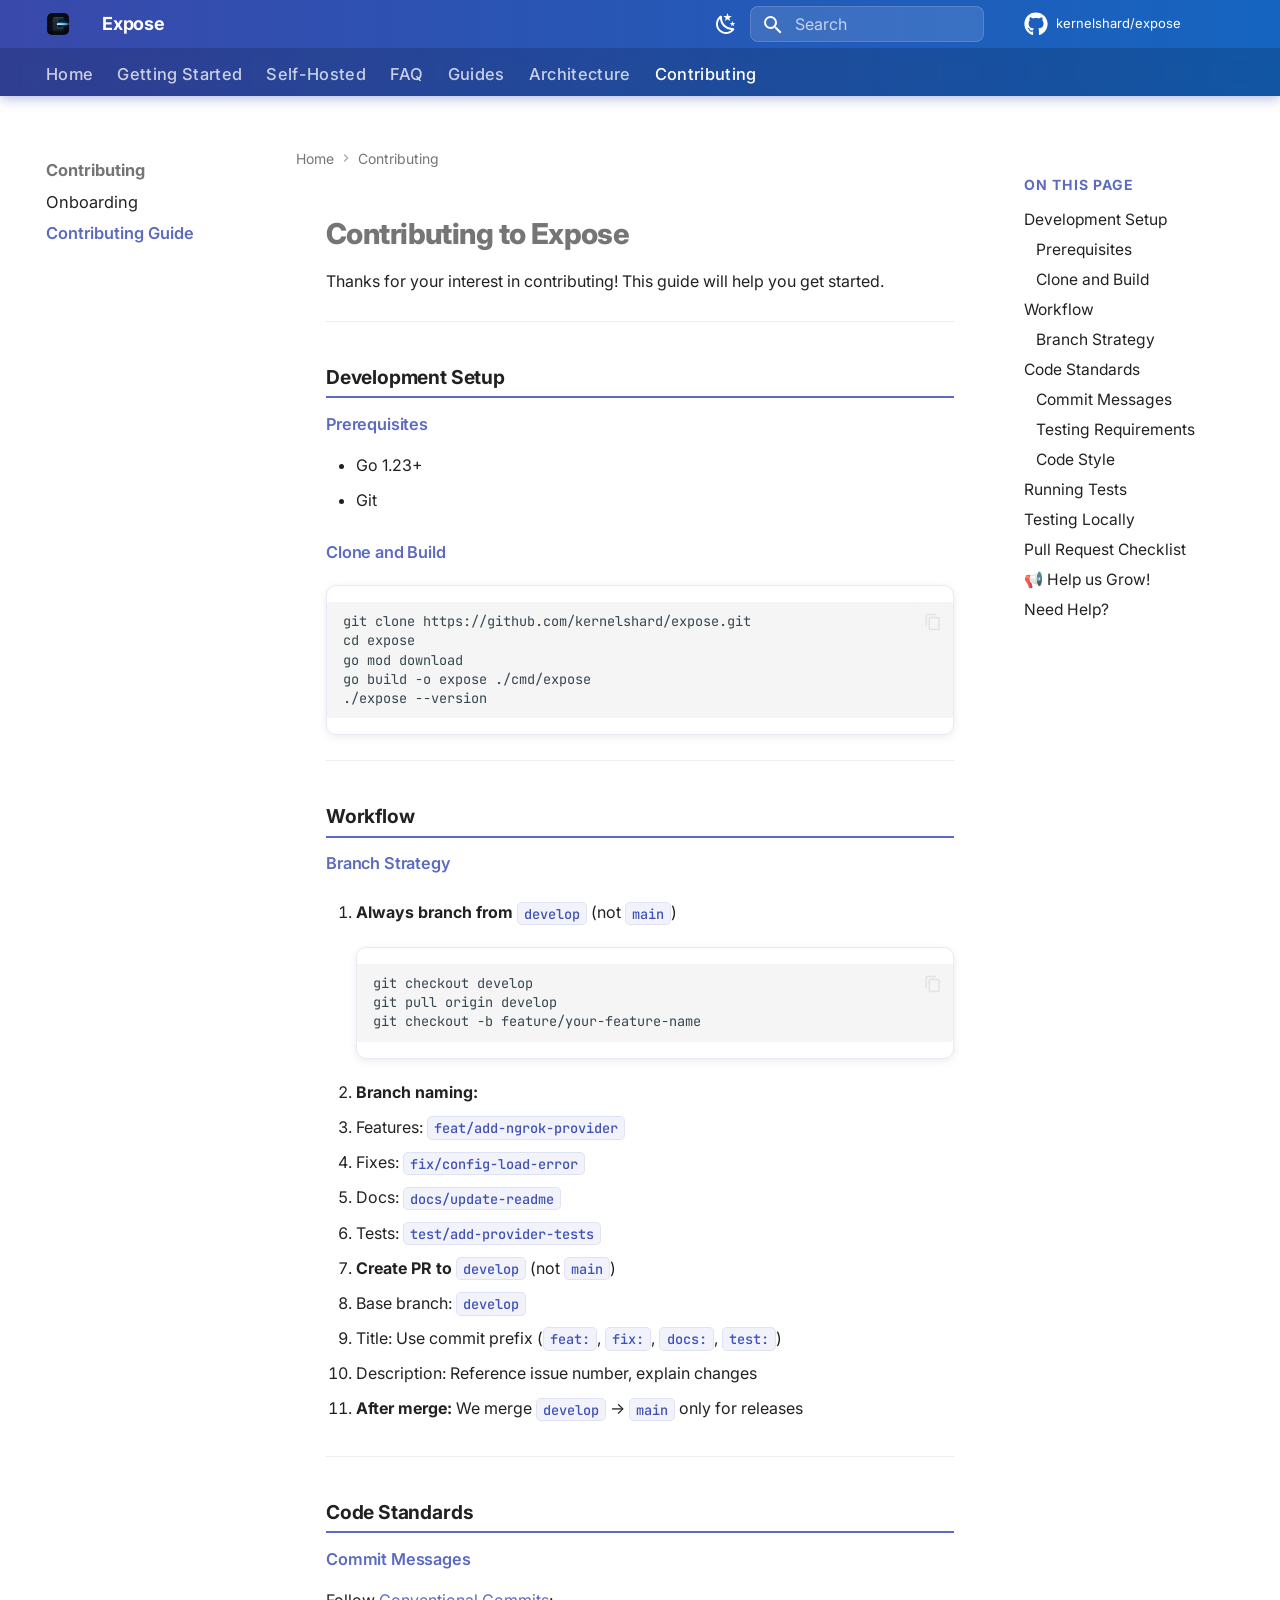
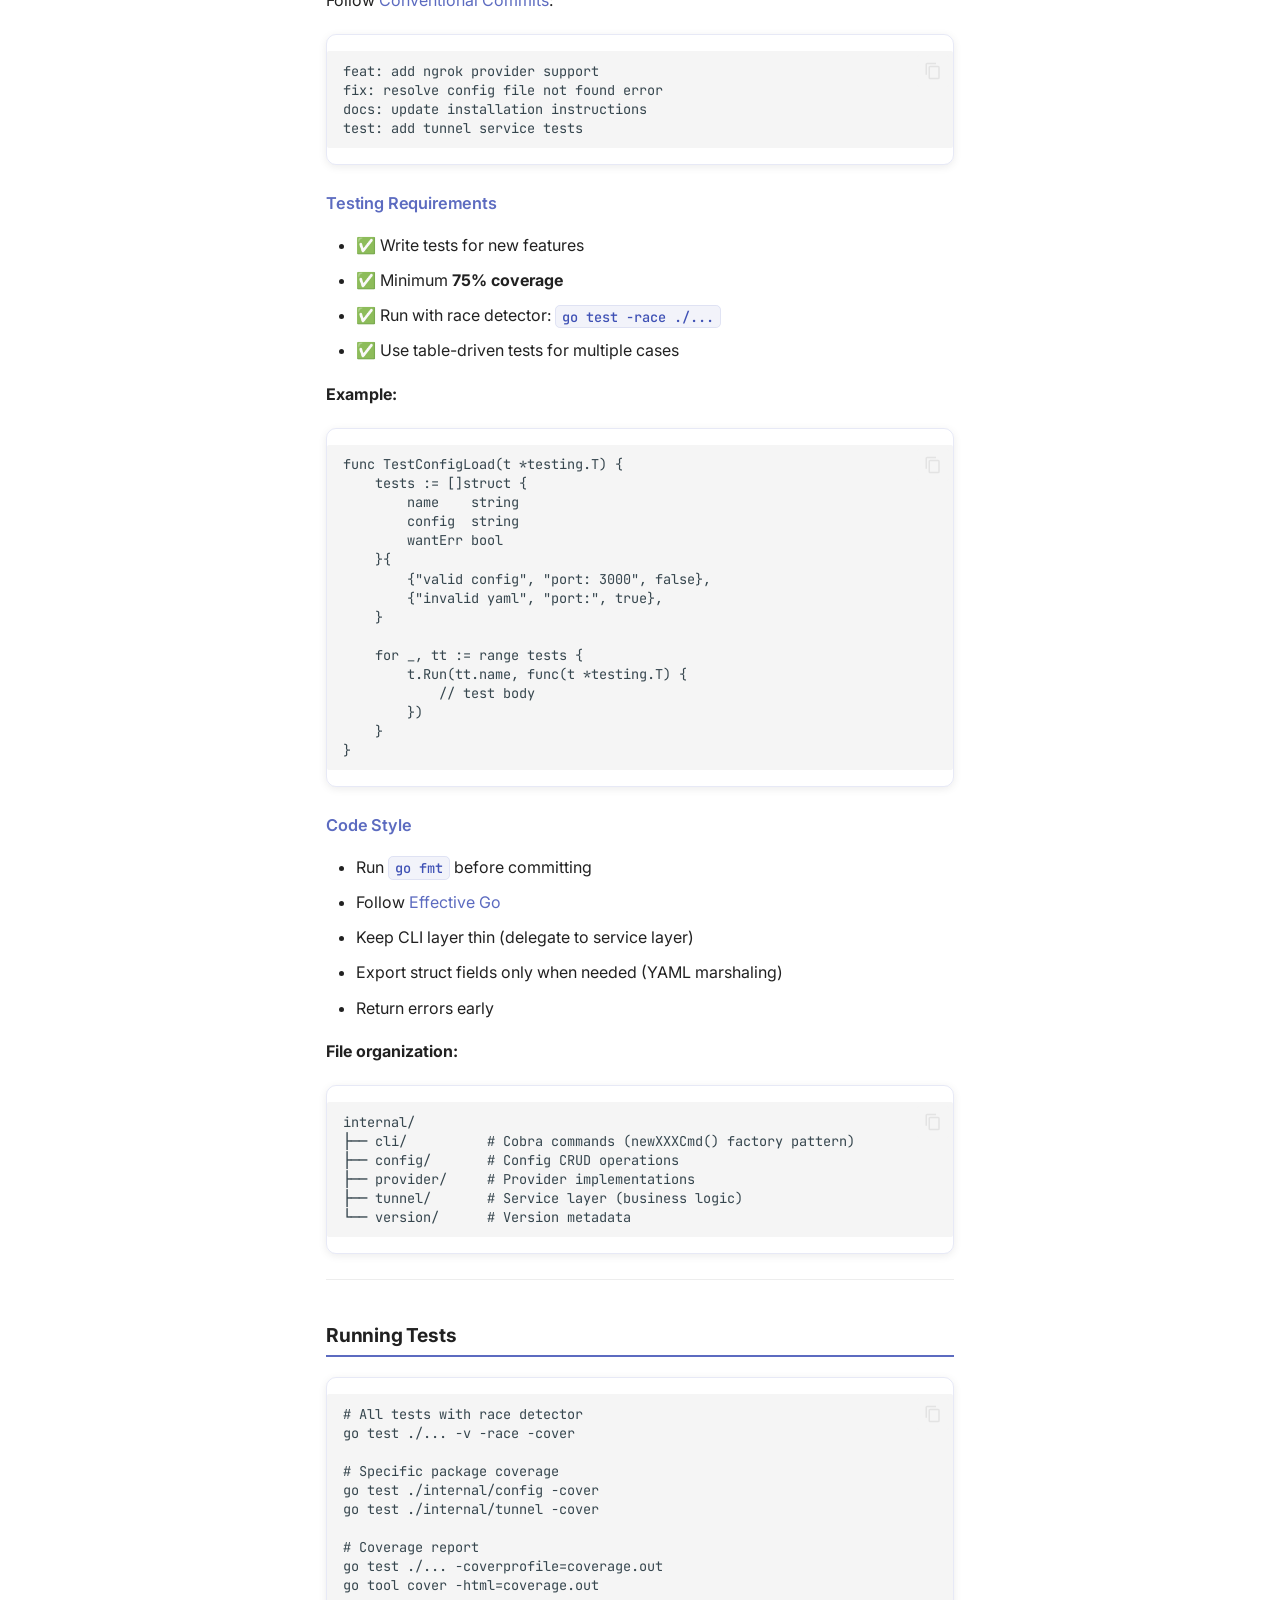
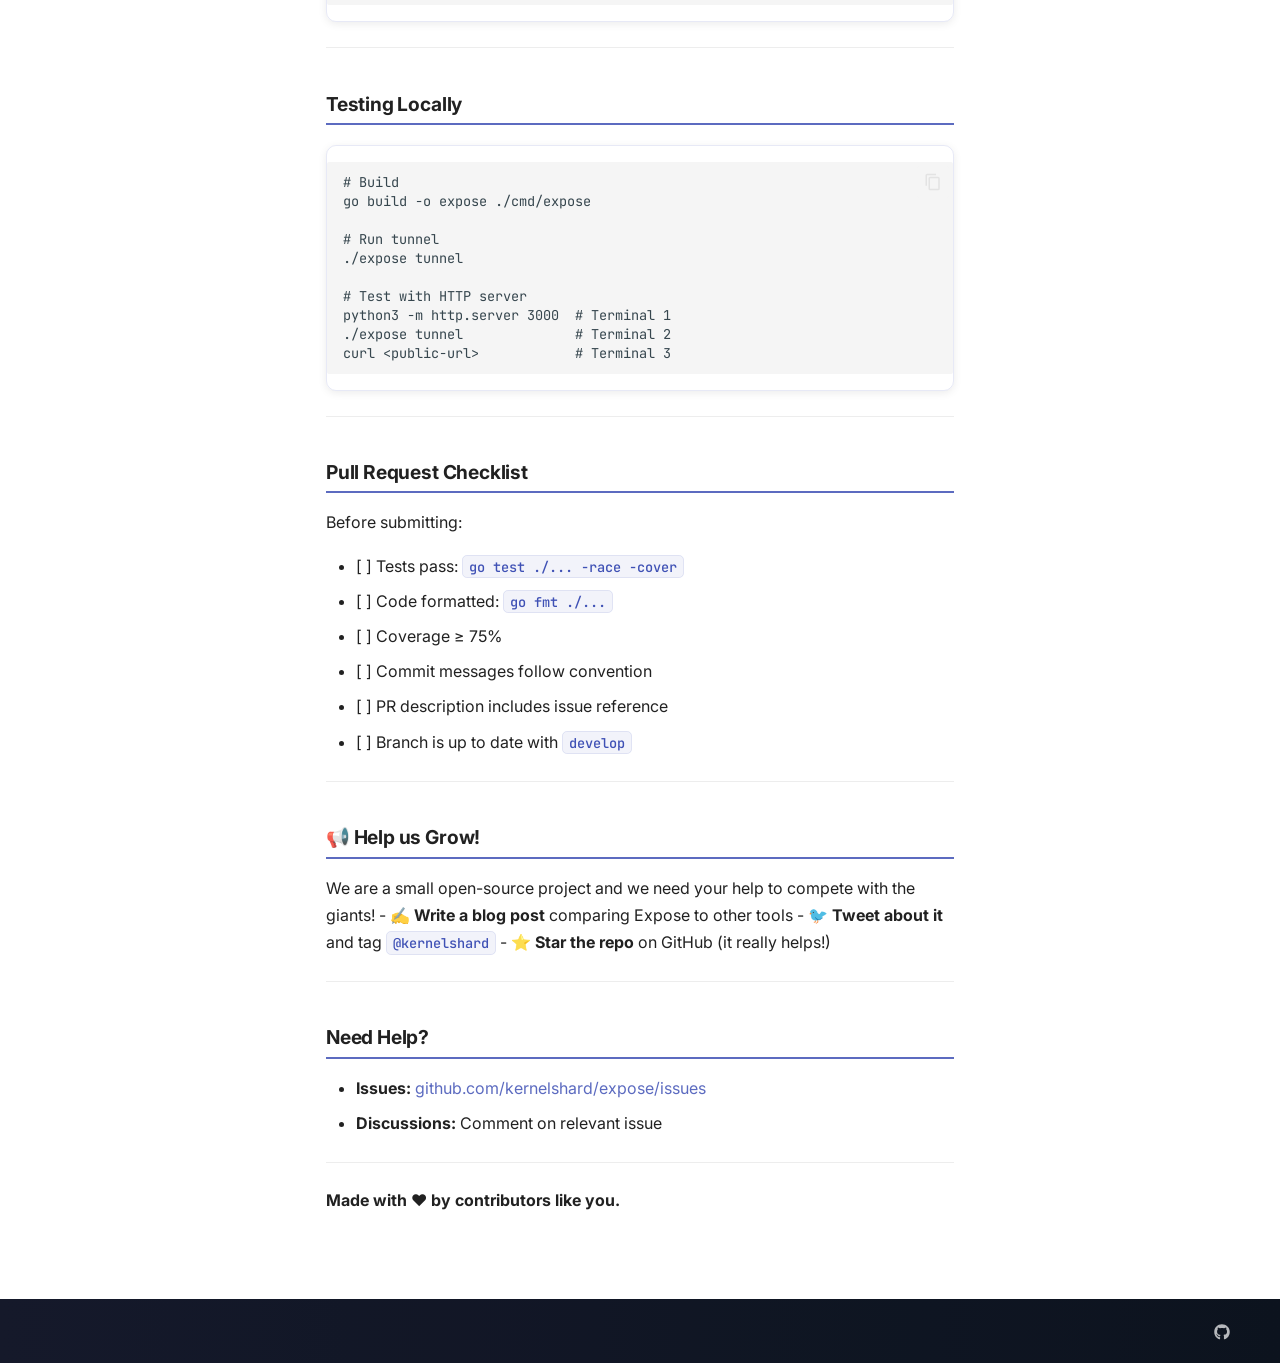
<file: CONTRIBUTING.html>
<!doctype html>
<html lang="en" class="no-js">
  <head>
    
      <meta charset="utf-8">
      <meta name="viewport" content="width=device-width,initial-scale=1">
      
        <meta name="description" content="How to contribute to Expose — setup, coding standards, testing, and pull request process.">
      
      
        <meta name="author" content="kernelshard">
      
      
        <link rel="canonical" href="https://kernelshard.github.io/expose/CONTRIBUTING.html">
      
      
        <link rel="prev" href="ONBOARDING.html">
      
      
      
        
      
      
      <link rel="icon" href="assets/images/favicon.png">
      <meta name="generator" content="mkdocs-1.6.1, mkdocs-material-9.8.2">
    
    
      
        <title>Contributing Guide - Expose</title>
      
    
    
      <link rel="stylesheet" href="assets/stylesheets/main.57a0d79d.min.css">
      
        
        <link rel="stylesheet" href="assets/stylesheets/palette.fb2fffe2.min.css">
      
      


    
    
      
    
    
      
        
        
        <link rel="preconnect" href="https://fonts.gstatic.com" crossorigin>
        <link rel="stylesheet" href="https://fonts.googleapis.com/css?family=Inter:300,300i,400,400i,700,700i%7CJetBrains+Mono:400,400i,700,700i&display=fallback">
        <style>:root{--md-text-font:"Inter";--md-code-font:"JetBrains Mono"}</style>
      
    
    
      <link rel="stylesheet" href="stylesheets/custom.css">
    
    <script>__md_scope=new URL(".",location),__md_hash=e=>[...e].reduce(((e,_)=>(e<<5)-e+_.charCodeAt(0)),0),__md_get=(e,_=localStorage,t=__md_scope)=>JSON.parse(_.getItem(t.pathname+"."+e)),__md_set=(e,_,t=localStorage,a=__md_scope)=>{try{t.setItem(a.pathname+"."+e,JSON.stringify(_))}catch(e){}}</script>
    
      

    
    
  <!-- Google Search Console Verification -->
  <meta name="google-site-verification" content="svWmlb_sRs-5fFOw_f78x7ZrqtLPOv7zfHEW4vqskrg" />

  <!-- Favicon & Search Engine Icons (Google 48px Multiple Compliant) -->
  <link rel="icon" type="image/svg+xml" href="https://kernelshard.github.io/expose/assets/images/logo.svg">
  <link rel="icon" type="image/png" sizes="192x192" href="https://kernelshard.github.io/expose/assets/images/favicon-192.png">
  <link rel="icon" type="image/png" sizes="96x96" href="https://kernelshard.github.io/expose/assets/images/favicon-96.png">
  <link rel="icon" type="image/png" sizes="48x48" href="https://kernelshard.github.io/expose/assets/images/favicon-48.png">
  <link rel="apple-touch-icon" sizes="180x180" href="https://kernelshard.github.io/expose/assets/images/favicon-192.png">

  <!-- Open Graph / Facebook / Discord -->
  <meta property="og:type" content="website">
  <meta property="og:title" content="Contributing Guide — Expose">
  <meta property="og:description" content="How to contribute to Expose — setup, coding standards, testing, and pull request process.">
  <meta property="og:image" content="https://kernelshard.github.io/expose/social-preview.png">
  <meta property="og:url" content="https://kernelshard.github.io/expose/CONTRIBUTING.html">

  <!-- Twitter / X -->
  <meta name="twitter:card" content="summary_large_image">
  <meta name="twitter:title" content="Contributing Guide — Expose">
  <meta name="twitter:description" content="How to contribute to Expose — setup, coding standards, testing, and pull request process.">
  <meta name="twitter:image" content="https://kernelshard.github.io/expose/social-preview.png">

  <!-- Machine-Readable LLM Documentation -->
  <link rel="alternate" type="text/plain" href="https://kernelshard.github.io/expose/llms.txt" title="LLM Documentation (Index)">
  <link rel="alternate" type="text/plain" href="https://kernelshard.github.io/expose/llms-full.txt" title="LLM Documentation (Full)">

  <!-- JSON-LD Structured Data for Software Application -->
  <script type="application/ld+json">
  {
    "@context": "https://schema.org",
    "@type": "SoftwareApplication",
    "name": "Expose",
    "applicationCategory": "DeveloperApplication",
    "operatingSystem": "macOS, Linux, Windows",
    "programmingLanguage": "Go",
    "softwareVersion": "0.5.2",
    "description": "The open-source, single-binary Go (Golang) alternative to ngrok. Expose local ports via LocalTunnel, Cloudflare, or a self-hosted server with zero signup.",
    "url": "https://kernelshard.github.io/expose/",
    "downloadUrl": "https://github.com/kernelshard/expose/releases",
    "license": "https://www.apache.org/licenses/LICENSE-2.0",
    "author": {
      "@type": "Person",
      "name": "Samiul Sk",
      "url": "https://github.com/kernelshard"
    },
    "offers": {
      "@type": "Offer",
      "price": "0",
      "priceCurrency": "USD"
    }
  }
  </script>

  

  </head>
  
  
    
    
      
    
    
    
    
    <body dir="ltr" data-md-color-scheme="default" data-md-color-primary="custom" data-md-color-accent="custom">
  
    
    <input class="md-toggle" data-md-toggle="drawer" type="checkbox" id="__drawer" autocomplete="off">
    <input class="md-toggle" data-md-toggle="search" type="checkbox" id="__search" autocomplete="off">
    <label class="md-overlay" for="__drawer"></label>
    <div data-md-component="skip">
      
        
        <a href="#contributing-to-expose" class="md-skip">
          Skip to content
        </a>
      
    </div>
    <div data-md-component="announce">
      
    </div>
    
    
      

  

<header class="md-header md-header--shadow md-header--lifted" data-md-component="header">
  <nav class="md-header__inner md-grid" aria-label="Header">
    <a href="index.html" title="Expose" class="md-header__button md-logo" aria-label="Expose" data-md-component="logo">
      
  <img src="assets/images/logo.svg" alt="logo">

    </a>
    <label class="md-header__button md-icon" for="__drawer">
      
      <svg xmlns="http://www.w3.org/2000/svg" viewBox="0 0 24 24"><path d="M3 6h18v2H3zm0 5h18v2H3zm0 5h18v2H3z"/></svg>
    </label>
    <div class="md-header__title" data-md-component="header-title">
      <div class="md-header__ellipsis">
        <div class="md-header__topic">
          <span class="md-ellipsis">
            Expose
          </span>
        </div>
        <div class="md-header__topic" data-md-component="header-topic">
          <span class="md-ellipsis">
            
              Contributing Guide
            
          </span>
        </div>
      </div>
    </div>
    
      
        <form class="md-header__option" data-md-component="palette">
  
    
    
    
    <input class="md-option" data-md-color-media="(prefers-color-scheme: light)" data-md-color-scheme="default" data-md-color-primary="custom" data-md-color-accent="custom"  aria-label="Switch to dark mode"  type="radio" name="__palette" id="__palette_0">
    
      <label class="md-header__button md-icon" title="Switch to dark mode" for="__palette_1" hidden>
        <svg xmlns="http://www.w3.org/2000/svg" viewBox="0 0 24 24"><path d="m17.75 4.09-2.53 1.94.91 3.06-2.63-1.81-2.63 1.81.91-3.06-2.53-1.94L12.44 4l1.06-3 1.06 3zm3.5 6.91-1.64 1.25.59 1.98-1.7-1.17-1.7 1.17.59-1.98L15.75 11l2.06-.05L18.5 9l.69 1.95zm-2.28 4.95c.83-.08 1.72 1.1 1.19 1.85-.32.45-.66.87-1.08 1.27C15.17 23 8.84 23 4.94 19.07c-3.91-3.9-3.91-10.24 0-14.14.4-.4.82-.76 1.27-1.08.75-.53 1.93.36 1.85 1.19-.27 2.86.69 5.83 2.89 8.02a9.96 9.96 0 0 0 8.02 2.89m-1.64 2.02a12.08 12.08 0 0 1-7.8-3.47c-2.17-2.19-3.33-5-3.49-7.82-2.81 3.14-2.7 7.96.31 10.98 3.02 3.01 7.84 3.12 10.98.31"/></svg>
      </label>
    
  
    
    
    
    <input class="md-option" data-md-color-media="(prefers-color-scheme: dark)" data-md-color-scheme="slate" data-md-color-primary="custom" data-md-color-accent="custom"  aria-label="Switch to light mode"  type="radio" name="__palette" id="__palette_1">
    
      <label class="md-header__button md-icon" title="Switch to light mode" for="__palette_0" hidden>
        <svg xmlns="http://www.w3.org/2000/svg" viewBox="0 0 24 24"><path d="M12 7a5 5 0 0 1 5 5 5 5 0 0 1-5 5 5 5 0 0 1-5-5 5 5 0 0 1 5-5m0 2a3 3 0 0 0-3 3 3 3 0 0 0 3 3 3 3 0 0 0 3-3 3 3 0 0 0-3-3m0-7 2.39 3.42C13.65 5.15 12.84 5 12 5s-1.65.15-2.39.42zM3.34 7l4.16-.35A7.2 7.2 0 0 0 5.94 8.5c-.44.74-.69 1.5-.83 2.29zm.02 10 1.76-3.77a7.131 7.131 0 0 0 2.38 4.14zM20.65 7l-1.77 3.79a7.02 7.02 0 0 0-2.38-4.15zm-.01 10-4.14.36c.59-.51 1.12-1.14 1.54-1.86.42-.73.69-1.5.83-2.29zM12 22l-2.41-3.44c.74.27 1.55.44 2.41.44.82 0 1.63-.17 2.37-.44z"/></svg>
      </label>
    
  
</form>
      
    
    
      <script>var palette=__md_get("__palette");if(palette&&palette.color){if("(prefers-color-scheme)"===palette.color.media){var media=matchMedia("(prefers-color-scheme: light)"),input=document.querySelector(media.matches?"[data-md-color-media='(prefers-color-scheme: light)']":"[data-md-color-media='(prefers-color-scheme: dark)']");palette.color.media=input.getAttribute("data-md-color-media"),palette.color.scheme=input.getAttribute("data-md-color-scheme"),palette.color.primary=input.getAttribute("data-md-color-primary"),palette.color.accent=input.getAttribute("data-md-color-accent")}for(var[key,value]of Object.entries(palette.color))document.body.setAttribute("data-md-color-"+key,value)}</script>
    
    
    
      
      
        <label class="md-header__button md-icon" for="__search">
          
          <svg xmlns="http://www.w3.org/2000/svg" viewBox="0 0 24 24"><path d="M9.5 3A6.5 6.5 0 0 1 16 9.5c0 1.61-.59 3.09-1.56 4.23l.27.27h.79l5 5-1.5 1.5-5-5v-.79l-.27-.27A6.52 6.52 0 0 1 9.5 16 6.5 6.5 0 0 1 3 9.5 6.5 6.5 0 0 1 9.5 3m0 2C7 5 5 7 5 9.5S7 14 9.5 14 14 12 14 9.5 12 5 9.5 5"/></svg>
        </label>
        <div class="md-search" data-md-component="search" role="dialog">
  <label class="md-search__overlay" for="__search"></label>
  <div class="md-search__inner" role="search">
    <form class="md-search__form" name="search">
      <input type="text" class="md-search__input" name="query" aria-label="Search" placeholder="Search" autocapitalize="off" autocorrect="off" autocomplete="off" spellcheck="false" data-md-component="search-query" required>
      <label class="md-search__icon md-icon" for="__search">
        
        <svg xmlns="http://www.w3.org/2000/svg" viewBox="0 0 24 24"><path d="M9.5 3A6.5 6.5 0 0 1 16 9.5c0 1.61-.59 3.09-1.56 4.23l.27.27h.79l5 5-1.5 1.5-5-5v-.79l-.27-.27A6.52 6.52 0 0 1 9.5 16 6.5 6.5 0 0 1 3 9.5 6.5 6.5 0 0 1 9.5 3m0 2C7 5 5 7 5 9.5S7 14 9.5 14 14 12 14 9.5 12 5 9.5 5"/></svg>
        
        <svg xmlns="http://www.w3.org/2000/svg" viewBox="0 0 24 24"><path d="M20 11v2H8l5.5 5.5-1.42 1.42L4.16 12l7.92-7.92L13.5 5.5 8 11z"/></svg>
      </label>
      <nav class="md-search__options" aria-label="Search">
        
          <a href="javascript:void(0)" class="md-search__icon md-icon" title="Share" aria-label="Share" data-clipboard data-clipboard-text="" data-md-component="search-share" tabindex="-1">
            
            <svg xmlns="http://www.w3.org/2000/svg" viewBox="0 0 24 24"><path d="M18 16.08c-.76 0-1.44.3-1.96.77L8.91 12.7c.05-.23.09-.46.09-.7s-.04-.47-.09-.7l7.05-4.11c.54.5 1.25.81 2.04.81a3 3 0 0 0 3-3 3 3 0 0 0-3-3 3 3 0 0 0-3 3c0 .24.04.47.09.7L8.04 9.81C7.5 9.31 6.79 9 6 9a3 3 0 0 0-3 3 3 3 0 0 0 3 3c.79 0 1.5-.31 2.04-.81l7.12 4.15c-.05.21-.08.43-.08.66 0 1.61 1.31 2.91 2.92 2.91s2.92-1.3 2.92-2.91A2.92 2.92 0 0 0 18 16.08"/></svg>
          </a>
        
        <button type="reset" class="md-search__icon md-icon" title="Clear" aria-label="Clear" tabindex="-1">
          
          <svg xmlns="http://www.w3.org/2000/svg" viewBox="0 0 24 24"><path d="M19 6.41 17.59 5 12 10.59 6.41 5 5 6.41 10.59 12 5 17.59 6.41 19 12 13.41 17.59 19 19 17.59 13.41 12z"/></svg>
        </button>
      </nav>
      
        <div class="md-search__suggest" data-md-component="search-suggest"></div>
      
    </form>
    <div class="md-search__output">
      <div class="md-search__scrollwrap" tabindex="0" data-md-scrollfix>
        <div class="md-search-result" data-md-component="search-result">
          <div class="md-search-result__meta">
            Initializing search
          </div>
          <ol class="md-search-result__list" role="presentation"></ol>
        </div>
      </div>
    </div>
  </div>
</div>
      
    
    
      <div class="md-header__source">
        <a href="https://github.com/kernelshard/expose" title="Go to repository" class="md-source" data-md-component="source">
  <div class="md-source__icon md-icon">
    
    <svg xmlns="http://www.w3.org/2000/svg" viewBox="0 0 512 512"><!--! Font Awesome Free 7.1.0 by @fontawesome - https://fontawesome.com License - https://fontawesome.com/license/free (Icons: CC BY 4.0, Fonts: SIL OFL 1.1, Code: MIT License) Copyright 2025 Fonticons, Inc.--><path d="M173.9 397.4c0 2-2.3 3.6-5.2 3.6-3.3.3-5.6-1.3-5.6-3.6 0-2 2.3-3.6 5.2-3.6 3-.3 5.6 1.3 5.6 3.6m-31.1-4.5c-.7 2 1.3 4.3 4.3 4.9 2.6 1 5.6 0 6.2-2s-1.3-4.3-4.3-5.2c-2.6-.7-5.5.3-6.2 2.3m44.2-1.7c-2.9.7-4.9 2.6-4.6 4.9.3 2 2.9 3.3 5.9 2.6 2.9-.7 4.9-2.6 4.6-4.6-.3-1.9-3-3.2-5.9-2.9M252.8 8C114.1 8 8 113.3 8 252c0 110.9 69.8 205.8 169.5 239.2 12.8 2.3 17.3-5.6 17.3-12.1 0-6.2-.3-40.4-.3-61.4 0 0-70 15-84.7-29.8 0 0-11.4-29.1-27.8-36.6 0 0-22.9-15.7 1.6-15.4 0 0 24.9 2 38.6 25.8 21.9 38.6 58.6 27.5 72.9 20.9 2.3-16 8.8-27.1 16-33.7-55.9-6.2-112.3-14.3-112.3-110.5 0-27.5 7.6-41.3 23.6-58.9-2.6-6.5-11.1-33.3 2.6-67.9 20.9-6.5 69 27 69 27 20-5.6 41.5-8.5 62.8-8.5s42.8 2.9 62.8 8.5c0 0 48.1-33.6 69-27 13.7 34.7 5.2 61.4 2.6 67.9 16 17.7 25.8 31.5 25.8 58.9 0 96.5-58.9 104.2-114.8 110.5 9.2 7.9 17 22.9 17 46.4 0 33.7-.3 75.4-.3 83.6 0 6.5 4.6 14.4 17.3 12.1C436.2 457.8 504 362.9 504 252 504 113.3 391.5 8 252.8 8M105.2 352.9c-1.3 1-1 3.3.7 5.2 1.6 1.6 3.9 2.3 5.2 1 1.3-1 1-3.3-.7-5.2-1.6-1.6-3.9-2.3-5.2-1m-10.8-8.1c-.7 1.3.3 2.9 2.3 3.9 1.6 1 3.6.7 4.3-.7.7-1.3-.3-2.9-2.3-3.9-2-.6-3.6-.3-4.3.7m32.4 35.6c-1.6 1.3-1 4.3 1.3 6.2 2.3 2.3 5.2 2.6 6.5 1 1.3-1.3.7-4.3-1.3-6.2-2.2-2.3-5.2-2.6-6.5-1m-11.4-14.7c-1.6 1-1.6 3.6 0 5.9s4.3 3.3 5.6 2.3c1.6-1.3 1.6-3.9 0-6.2-1.4-2.3-4-3.3-5.6-2"/></svg>
  </div>
  <div class="md-source__repository">
    kernelshard/expose
  </div>
</a>
      </div>
    
  </nav>
  
    
      
<nav class="md-tabs" aria-label="Tabs" data-md-component="tabs">
  <div class="md-grid">
    <ul class="md-tabs__list">
      
        
  
  
  
  
    <li class="md-tabs__item">
      <a href="index.html" class="md-tabs__link">
        
  
  
    
  
  Home

      </a>
    </li>
  

      
        
  
  
  
  
    <li class="md-tabs__item">
      <a href="GETTING_STARTED.html" class="md-tabs__link">
        
  
  
    
  
  Getting Started

      </a>
    </li>
  

      
        
  
  
  
  
    <li class="md-tabs__item">
      <a href="SELF_HOSTED.html" class="md-tabs__link">
        
  
  
    
  
  Self-Hosted

      </a>
    </li>
  

      
        
  
  
  
  
    <li class="md-tabs__item">
      <a href="FAQ.html" class="md-tabs__link">
        
  
  
    
  
  FAQ

      </a>
    </li>
  

      
        
  
  
  
  
    
    
      <li class="md-tabs__item">
        <a href="guides/local-webhook-testing.html" class="md-tabs__link">
          
  
  
    
  
  Guides

        </a>
      </li>
    
  

      
        
  
  
  
  
    <li class="md-tabs__item">
      <a href="ARCHITECTURE.html" class="md-tabs__link">
        
  
  
    
  
  Architecture

      </a>
    </li>
  

      
        
  
  
  
    
  
  
    
    
      <li class="md-tabs__item md-tabs__item--active">
        <a href="ONBOARDING.html" class="md-tabs__link">
          
  
  
    
  
  Contributing

        </a>
      </li>
    
  

      
    </ul>
  </div>
</nav>
    
  
</header>
    
    <div class="md-container" data-md-component="container">
      
      
        
      
      <main class="md-main" data-md-component="main">
        <div class="md-main__inner md-grid">
          
            
              
              <div class="md-sidebar md-sidebar--primary" data-md-component="sidebar" data-md-type="navigation" >
                <div class="md-sidebar__scrollwrap">
                  <div class="md-sidebar__inner">
                    


  


<nav class="md-nav md-nav--primary md-nav--lifted" aria-label="Navigation" data-md-level="0">
  <label class="md-nav__title" for="__drawer">
    <a href="index.html" title="Expose" class="md-nav__button md-logo" aria-label="Expose" data-md-component="logo">
      
  <img src="assets/images/logo.svg" alt="logo">

    </a>
    Expose
  </label>
  
    <div class="md-nav__source">
      <a href="https://github.com/kernelshard/expose" title="Go to repository" class="md-source" data-md-component="source">
  <div class="md-source__icon md-icon">
    
    <svg xmlns="http://www.w3.org/2000/svg" viewBox="0 0 512 512"><!--! Font Awesome Free 7.1.0 by @fontawesome - https://fontawesome.com License - https://fontawesome.com/license/free (Icons: CC BY 4.0, Fonts: SIL OFL 1.1, Code: MIT License) Copyright 2025 Fonticons, Inc.--><path d="M173.9 397.4c0 2-2.3 3.6-5.2 3.6-3.3.3-5.6-1.3-5.6-3.6 0-2 2.3-3.6 5.2-3.6 3-.3 5.6 1.3 5.6 3.6m-31.1-4.5c-.7 2 1.3 4.3 4.3 4.9 2.6 1 5.6 0 6.2-2s-1.3-4.3-4.3-5.2c-2.6-.7-5.5.3-6.2 2.3m44.2-1.7c-2.9.7-4.9 2.6-4.6 4.9.3 2 2.9 3.3 5.9 2.6 2.9-.7 4.9-2.6 4.6-4.6-.3-1.9-3-3.2-5.9-2.9M252.8 8C114.1 8 8 113.3 8 252c0 110.9 69.8 205.8 169.5 239.2 12.8 2.3 17.3-5.6 17.3-12.1 0-6.2-.3-40.4-.3-61.4 0 0-70 15-84.7-29.8 0 0-11.4-29.1-27.8-36.6 0 0-22.9-15.7 1.6-15.4 0 0 24.9 2 38.6 25.8 21.9 38.6 58.6 27.5 72.9 20.9 2.3-16 8.8-27.1 16-33.7-55.9-6.2-112.3-14.3-112.3-110.5 0-27.5 7.6-41.3 23.6-58.9-2.6-6.5-11.1-33.3 2.6-67.9 20.9-6.5 69 27 69 27 20-5.6 41.5-8.5 62.8-8.5s42.8 2.9 62.8 8.5c0 0 48.1-33.6 69-27 13.7 34.7 5.2 61.4 2.6 67.9 16 17.7 25.8 31.5 25.8 58.9 0 96.5-58.9 104.2-114.8 110.5 9.2 7.9 17 22.9 17 46.4 0 33.7-.3 75.4-.3 83.6 0 6.5 4.6 14.4 17.3 12.1C436.2 457.8 504 362.9 504 252 504 113.3 391.5 8 252.8 8M105.2 352.9c-1.3 1-1 3.3.7 5.2 1.6 1.6 3.9 2.3 5.2 1 1.3-1 1-3.3-.7-5.2-1.6-1.6-3.9-2.3-5.2-1m-10.8-8.1c-.7 1.3.3 2.9 2.3 3.9 1.6 1 3.6.7 4.3-.7.7-1.3-.3-2.9-2.3-3.9-2-.6-3.6-.3-4.3.7m32.4 35.6c-1.6 1.3-1 4.3 1.3 6.2 2.3 2.3 5.2 2.6 6.5 1 1.3-1.3.7-4.3-1.3-6.2-2.2-2.3-5.2-2.6-6.5-1m-11.4-14.7c-1.6 1-1.6 3.6 0 5.9s4.3 3.3 5.6 2.3c1.6-1.3 1.6-3.9 0-6.2-1.4-2.3-4-3.3-5.6-2"/></svg>
  </div>
  <div class="md-source__repository">
    kernelshard/expose
  </div>
</a>
    </div>
  
  <ul class="md-nav__list" data-md-scrollfix>
    
      
      
  
  
  
  
    <li class="md-nav__item">
      <a href="index.html" class="md-nav__link">
        
  
  
  <span class="md-ellipsis">
    
  
    Home
  

    
  </span>
  
  

      </a>
    </li>
  

    
      
      
  
  
  
  
    <li class="md-nav__item">
      <a href="GETTING_STARTED.html" class="md-nav__link">
        
  
  
  <span class="md-ellipsis">
    
  
    Getting Started
  

    
  </span>
  
  

      </a>
    </li>
  

    
      
      
  
  
  
  
    <li class="md-nav__item">
      <a href="SELF_HOSTED.html" class="md-nav__link">
        
  
  
  <span class="md-ellipsis">
    
  
    Self-Hosted
  

    
  </span>
  
  

      </a>
    </li>
  

    
      
      
  
  
  
  
    <li class="md-nav__item">
      <a href="FAQ.html" class="md-nav__link">
        
  
  
  <span class="md-ellipsis">
    
  
    FAQ
  

    
  </span>
  
  

      </a>
    </li>
  

    
      
      
  
  
  
  
    
    
      
        
      
        
      
        
      
    
    
    
      
      
        
      
    
    
    <li class="md-nav__item md-nav__item--nested">
      
        
        
        <input class="md-nav__toggle md-toggle " type="checkbox" id="__nav_5" >
        
          
          <label class="md-nav__link" for="__nav_5" id="__nav_5_label" tabindex="0">
            
  
  
  <span class="md-ellipsis">
    
  
    Guides
  

    
  </span>
  
  

            <span class="md-nav__icon md-icon"></span>
          </label>
        
        <nav class="md-nav" data-md-level="1" aria-labelledby="__nav_5_label" aria-expanded="false">
          <label class="md-nav__title" for="__nav_5">
            <span class="md-nav__icon md-icon"></span>
            
  
    Guides
  

          </label>
          <ul class="md-nav__list" data-md-scrollfix>
            
              
                
  
  
  
  
    <li class="md-nav__item">
      <a href="guides/local-webhook-testing.html" class="md-nav__link">
        
  
  
  <span class="md-ellipsis">
    
  
    Local Webhook Testing
  

    
  </span>
  
  

      </a>
    </li>
  

              
            
              
                
  
  
  
  
    <li class="md-nav__item">
      <a href="TUTORIAL.html" class="md-nav__link">
        
  
  
  <span class="md-ellipsis">
    
  
    How Tunnels Work
  

    
  </span>
  
  

      </a>
    </li>
  

              
            
              
                
  
  
  
  
    <li class="md-nav__item">
      <a href="ADVANCED_USAGE.html" class="md-nav__link">
        
  
  
  <span class="md-ellipsis">
    
  
    Advanced Usage
  

    
  </span>
  
  

      </a>
    </li>
  

              
            
          </ul>
        </nav>
      
    </li>
  

    
      
      
  
  
  
  
    <li class="md-nav__item">
      <a href="ARCHITECTURE.html" class="md-nav__link">
        
  
  
  <span class="md-ellipsis">
    
  
    Architecture
  

    
  </span>
  
  

      </a>
    </li>
  

    
      
      
  
  
    
  
  
  
    
    
      
        
      
        
      
    
    
    
      
        
        
      
      
        
      
    
    
    <li class="md-nav__item md-nav__item--active md-nav__item--section md-nav__item--nested">
      
        
        
        <input class="md-nav__toggle md-toggle " type="checkbox" id="__nav_7" checked>
        
          
          <label class="md-nav__link" for="__nav_7" id="__nav_7_label" tabindex="">
            
  
  
  <span class="md-ellipsis">
    
  
    Contributing
  

    
  </span>
  
  

            <span class="md-nav__icon md-icon"></span>
          </label>
        
        <nav class="md-nav" data-md-level="1" aria-labelledby="__nav_7_label" aria-expanded="true">
          <label class="md-nav__title" for="__nav_7">
            <span class="md-nav__icon md-icon"></span>
            
  
    Contributing
  

          </label>
          <ul class="md-nav__list" data-md-scrollfix>
            
              
                
  
  
  
  
    <li class="md-nav__item">
      <a href="ONBOARDING.html" class="md-nav__link">
        
  
  
  <span class="md-ellipsis">
    
  
    Onboarding
  

    
  </span>
  
  

      </a>
    </li>
  

              
            
              
                
  
  
    
  
  
  
    <li class="md-nav__item md-nav__item--active">
      
      <input class="md-nav__toggle md-toggle" type="checkbox" id="__toc">
      
      
        
      
      
        <label class="md-nav__link md-nav__link--active" for="__toc">
          
  
  
  <span class="md-ellipsis">
    
  
    Contributing Guide
  

    
  </span>
  
  

          <span class="md-nav__icon md-icon"></span>
        </label>
      
      <a href="CONTRIBUTING.html" class="md-nav__link md-nav__link--active">
        
  
  
  <span class="md-ellipsis">
    
  
    Contributing Guide
  

    
  </span>
  
  

      </a>
      
        

  

<nav class="md-nav md-nav--secondary" aria-label="On this page">
  
  
  
    
  
  
    <label class="md-nav__title" for="__toc">
      <span class="md-nav__icon md-icon"></span>
      On this page
    </label>
    <ul class="md-nav__list" data-md-component="toc" data-md-scrollfix>
      
        <li class="md-nav__item">
  <a href="#development-setup" class="md-nav__link">
    <span class="md-ellipsis">
      
        Development Setup
      
    </span>
  </a>
  
    <nav class="md-nav" aria-label="Development Setup">
      <ul class="md-nav__list">
        
          <li class="md-nav__item">
  <a href="#prerequisites" class="md-nav__link">
    <span class="md-ellipsis">
      
        Prerequisites
      
    </span>
  </a>
  
</li>
        
          <li class="md-nav__item">
  <a href="#clone-and-build" class="md-nav__link">
    <span class="md-ellipsis">
      
        Clone and Build
      
    </span>
  </a>
  
</li>
        
      </ul>
    </nav>
  
</li>
      
        <li class="md-nav__item">
  <a href="#workflow" class="md-nav__link">
    <span class="md-ellipsis">
      
        Workflow
      
    </span>
  </a>
  
    <nav class="md-nav" aria-label="Workflow">
      <ul class="md-nav__list">
        
          <li class="md-nav__item">
  <a href="#branch-strategy" class="md-nav__link">
    <span class="md-ellipsis">
      
        Branch Strategy
      
    </span>
  </a>
  
</li>
        
      </ul>
    </nav>
  
</li>
      
        <li class="md-nav__item">
  <a href="#code-standards" class="md-nav__link">
    <span class="md-ellipsis">
      
        Code Standards
      
    </span>
  </a>
  
    <nav class="md-nav" aria-label="Code Standards">
      <ul class="md-nav__list">
        
          <li class="md-nav__item">
  <a href="#commit-messages" class="md-nav__link">
    <span class="md-ellipsis">
      
        Commit Messages
      
    </span>
  </a>
  
</li>
        
          <li class="md-nav__item">
  <a href="#testing-requirements" class="md-nav__link">
    <span class="md-ellipsis">
      
        Testing Requirements
      
    </span>
  </a>
  
</li>
        
          <li class="md-nav__item">
  <a href="#code-style" class="md-nav__link">
    <span class="md-ellipsis">
      
        Code Style
      
    </span>
  </a>
  
</li>
        
      </ul>
    </nav>
  
</li>
      
        <li class="md-nav__item">
  <a href="#running-tests" class="md-nav__link">
    <span class="md-ellipsis">
      
        Running Tests
      
    </span>
  </a>
  
</li>
      
        <li class="md-nav__item">
  <a href="#testing-locally" class="md-nav__link">
    <span class="md-ellipsis">
      
        Testing Locally
      
    </span>
  </a>
  
</li>
      
        <li class="md-nav__item">
  <a href="#pull-request-checklist" class="md-nav__link">
    <span class="md-ellipsis">
      
        Pull Request Checklist
      
    </span>
  </a>
  
</li>
      
        <li class="md-nav__item">
  <a href="#help-us-grow" class="md-nav__link">
    <span class="md-ellipsis">
      
        📢 Help us Grow!
      
    </span>
  </a>
  
</li>
      
        <li class="md-nav__item">
  <a href="#need-help" class="md-nav__link">
    <span class="md-ellipsis">
      
        Need Help?
      
    </span>
  </a>
  
</li>
      
    </ul>
  
</nav>
      
    </li>
  

              
            
          </ul>
        </nav>
      
    </li>
  

    
  </ul>
</nav>
                  </div>
                </div>
              </div>
            
            
              
              <div class="md-sidebar md-sidebar--secondary" data-md-component="sidebar" data-md-type="toc" >
                <div class="md-sidebar__scrollwrap">
                  <div class="md-sidebar__inner">
                    

  

<nav class="md-nav md-nav--secondary" aria-label="On this page">
  
  
  
    
  
  
    <label class="md-nav__title" for="__toc">
      <span class="md-nav__icon md-icon"></span>
      On this page
    </label>
    <ul class="md-nav__list" data-md-component="toc" data-md-scrollfix>
      
        <li class="md-nav__item">
  <a href="#development-setup" class="md-nav__link">
    <span class="md-ellipsis">
      
        Development Setup
      
    </span>
  </a>
  
    <nav class="md-nav" aria-label="Development Setup">
      <ul class="md-nav__list">
        
          <li class="md-nav__item">
  <a href="#prerequisites" class="md-nav__link">
    <span class="md-ellipsis">
      
        Prerequisites
      
    </span>
  </a>
  
</li>
        
          <li class="md-nav__item">
  <a href="#clone-and-build" class="md-nav__link">
    <span class="md-ellipsis">
      
        Clone and Build
      
    </span>
  </a>
  
</li>
        
      </ul>
    </nav>
  
</li>
      
        <li class="md-nav__item">
  <a href="#workflow" class="md-nav__link">
    <span class="md-ellipsis">
      
        Workflow
      
    </span>
  </a>
  
    <nav class="md-nav" aria-label="Workflow">
      <ul class="md-nav__list">
        
          <li class="md-nav__item">
  <a href="#branch-strategy" class="md-nav__link">
    <span class="md-ellipsis">
      
        Branch Strategy
      
    </span>
  </a>
  
</li>
        
      </ul>
    </nav>
  
</li>
      
        <li class="md-nav__item">
  <a href="#code-standards" class="md-nav__link">
    <span class="md-ellipsis">
      
        Code Standards
      
    </span>
  </a>
  
    <nav class="md-nav" aria-label="Code Standards">
      <ul class="md-nav__list">
        
          <li class="md-nav__item">
  <a href="#commit-messages" class="md-nav__link">
    <span class="md-ellipsis">
      
        Commit Messages
      
    </span>
  </a>
  
</li>
        
          <li class="md-nav__item">
  <a href="#testing-requirements" class="md-nav__link">
    <span class="md-ellipsis">
      
        Testing Requirements
      
    </span>
  </a>
  
</li>
        
          <li class="md-nav__item">
  <a href="#code-style" class="md-nav__link">
    <span class="md-ellipsis">
      
        Code Style
      
    </span>
  </a>
  
</li>
        
      </ul>
    </nav>
  
</li>
      
        <li class="md-nav__item">
  <a href="#running-tests" class="md-nav__link">
    <span class="md-ellipsis">
      
        Running Tests
      
    </span>
  </a>
  
</li>
      
        <li class="md-nav__item">
  <a href="#testing-locally" class="md-nav__link">
    <span class="md-ellipsis">
      
        Testing Locally
      
    </span>
  </a>
  
</li>
      
        <li class="md-nav__item">
  <a href="#pull-request-checklist" class="md-nav__link">
    <span class="md-ellipsis">
      
        Pull Request Checklist
      
    </span>
  </a>
  
</li>
      
        <li class="md-nav__item">
  <a href="#help-us-grow" class="md-nav__link">
    <span class="md-ellipsis">
      
        📢 Help us Grow!
      
    </span>
  </a>
  
</li>
      
        <li class="md-nav__item">
  <a href="#need-help" class="md-nav__link">
    <span class="md-ellipsis">
      
        Need Help?
      
    </span>
  </a>
  
</li>
      
    </ul>
  
</nav>
                  </div>
                </div>
              </div>
            
          
          
            <div class="md-content" data-md-component="content">
              
                



  


  <nav class="md-path" aria-label="Navigation" >
    <ol class="md-path__list">
      
        
  
  
    <li class="md-path__item">
      <a href="index.html" class="md-path__link">
        
  <span class="md-ellipsis">
    Home
  </span>

      </a>
    </li>
  

      
      
        
  
  
    
    
      <li class="md-path__item">
        <a href="ONBOARDING.html" class="md-path__link">
          
  <span class="md-ellipsis">
    Contributing
  </span>

        </a>
      </li>
    
  

      
    </ol>
  </nav>

              
              <article class="md-content__inner md-typeset">
                
                  


  
  


<h1 id="contributing-to-expose">Contributing to Expose<a class="headerlink" href="#contributing-to-expose" title="Permanent link">&para;</a></h1>
<p>Thanks for your interest in contributing! This guide will help you get started.</p>
<hr />
<h2 id="development-setup">Development Setup<a class="headerlink" href="#development-setup" title="Permanent link">&para;</a></h2>
<h3 id="prerequisites">Prerequisites<a class="headerlink" href="#prerequisites" title="Permanent link">&para;</a></h3>
<ul>
<li>Go 1.23+</li>
<li>Git</li>
</ul>
<h3 id="clone-and-build">Clone and Build<a class="headerlink" href="#clone-and-build" title="Permanent link">&para;</a></h3>
<div class="language-text highlight"><pre><span></span><code><span id="__span-0-1"><a id="__codelineno-0-1" name="__codelineno-0-1" href="#__codelineno-0-1"></a>git clone https://github.com/kernelshard/expose.git
</span><span id="__span-0-2"><a id="__codelineno-0-2" name="__codelineno-0-2" href="#__codelineno-0-2"></a>cd expose
</span><span id="__span-0-3"><a id="__codelineno-0-3" name="__codelineno-0-3" href="#__codelineno-0-3"></a>go mod download
</span><span id="__span-0-4"><a id="__codelineno-0-4" name="__codelineno-0-4" href="#__codelineno-0-4"></a>go build -o expose ./cmd/expose
</span><span id="__span-0-5"><a id="__codelineno-0-5" name="__codelineno-0-5" href="#__codelineno-0-5"></a>./expose --version
</span></code></pre></div>
<hr />
<h2 id="workflow">Workflow<a class="headerlink" href="#workflow" title="Permanent link">&para;</a></h2>
<h3 id="branch-strategy">Branch Strategy<a class="headerlink" href="#branch-strategy" title="Permanent link">&para;</a></h3>
<ol>
<li>
<p><strong>Always branch from <code>develop</code></strong> (not <code>main</code>)
   <div class="language-text highlight"><pre><span></span><code><span id="__span-1-1"><a id="__codelineno-1-1" name="__codelineno-1-1" href="#__codelineno-1-1"></a>git checkout develop
</span><span id="__span-1-2"><a id="__codelineno-1-2" name="__codelineno-1-2" href="#__codelineno-1-2"></a>git pull origin develop
</span><span id="__span-1-3"><a id="__codelineno-1-3" name="__codelineno-1-3" href="#__codelineno-1-3"></a>git checkout -b feature/your-feature-name
</span></code></pre></div></p>
</li>
<li>
<p><strong>Branch naming:</strong></p>
</li>
<li>Features: <code>feat/add-ngrok-provider</code></li>
<li>Fixes: <code>fix/config-load-error</code></li>
<li>Docs: <code>docs/update-readme</code></li>
<li>
<p>Tests: <code>test/add-provider-tests</code></p>
</li>
<li>
<p><strong>Create PR to <code>develop</code></strong> (not <code>main</code>)</p>
</li>
<li>Base branch: <code>develop</code></li>
<li>Title: Use commit prefix (<code>feat:</code>, <code>fix:</code>, <code>docs:</code>, <code>test:</code>)</li>
<li>
<p>Description: Reference issue number, explain changes</p>
</li>
<li>
<p><strong>After merge:</strong> We merge <code>develop</code> → <code>main</code> only for releases</p>
</li>
</ol>
<hr />
<h2 id="code-standards">Code Standards<a class="headerlink" href="#code-standards" title="Permanent link">&para;</a></h2>
<h3 id="commit-messages">Commit Messages<a class="headerlink" href="#commit-messages" title="Permanent link">&para;</a></h3>
<p>Follow <a href="https://www.conventionalcommits.org/">Conventional Commits</a>:</p>
<div class="language-text highlight"><pre><span></span><code><span id="__span-2-1"><a id="__codelineno-2-1" name="__codelineno-2-1" href="#__codelineno-2-1"></a>feat: add ngrok provider support
</span><span id="__span-2-2"><a id="__codelineno-2-2" name="__codelineno-2-2" href="#__codelineno-2-2"></a>fix: resolve config file not found error
</span><span id="__span-2-3"><a id="__codelineno-2-3" name="__codelineno-2-3" href="#__codelineno-2-3"></a>docs: update installation instructions
</span><span id="__span-2-4"><a id="__codelineno-2-4" name="__codelineno-2-4" href="#__codelineno-2-4"></a>test: add tunnel service tests
</span></code></pre></div>
<h3 id="testing-requirements">Testing Requirements<a class="headerlink" href="#testing-requirements" title="Permanent link">&para;</a></h3>
<ul>
<li>✅ Write tests for new features</li>
<li>✅ Minimum <strong>75% coverage</strong></li>
<li>✅ Run with race detector: <code>go test -race ./...</code></li>
<li>✅ Use table-driven tests for multiple cases</li>
</ul>
<p><strong>Example:</strong></p>
<div class="language-text highlight"><pre><span></span><code><span id="__span-3-1"><a id="__codelineno-3-1" name="__codelineno-3-1" href="#__codelineno-3-1"></a>func TestConfigLoad(t *testing.T) {
</span><span id="__span-3-2"><a id="__codelineno-3-2" name="__codelineno-3-2" href="#__codelineno-3-2"></a>    tests := []struct {
</span><span id="__span-3-3"><a id="__codelineno-3-3" name="__codelineno-3-3" href="#__codelineno-3-3"></a>        name    string
</span><span id="__span-3-4"><a id="__codelineno-3-4" name="__codelineno-3-4" href="#__codelineno-3-4"></a>        config  string
</span><span id="__span-3-5"><a id="__codelineno-3-5" name="__codelineno-3-5" href="#__codelineno-3-5"></a>        wantErr bool
</span><span id="__span-3-6"><a id="__codelineno-3-6" name="__codelineno-3-6" href="#__codelineno-3-6"></a>    }{
</span><span id="__span-3-7"><a id="__codelineno-3-7" name="__codelineno-3-7" href="#__codelineno-3-7"></a>        {"valid config", "port: 3000", false},
</span><span id="__span-3-8"><a id="__codelineno-3-8" name="__codelineno-3-8" href="#__codelineno-3-8"></a>        {"invalid yaml", "port:", true},
</span><span id="__span-3-9"><a id="__codelineno-3-9" name="__codelineno-3-9" href="#__codelineno-3-9"></a>    }
</span><span id="__span-3-10"><a id="__codelineno-3-10" name="__codelineno-3-10" href="#__codelineno-3-10"></a>
</span><span id="__span-3-11"><a id="__codelineno-3-11" name="__codelineno-3-11" href="#__codelineno-3-11"></a>    for _, tt := range tests {
</span><span id="__span-3-12"><a id="__codelineno-3-12" name="__codelineno-3-12" href="#__codelineno-3-12"></a>        t.Run(tt.name, func(t *testing.T) {
</span><span id="__span-3-13"><a id="__codelineno-3-13" name="__codelineno-3-13" href="#__codelineno-3-13"></a>            // test body
</span><span id="__span-3-14"><a id="__codelineno-3-14" name="__codelineno-3-14" href="#__codelineno-3-14"></a>        })
</span><span id="__span-3-15"><a id="__codelineno-3-15" name="__codelineno-3-15" href="#__codelineno-3-15"></a>    }
</span><span id="__span-3-16"><a id="__codelineno-3-16" name="__codelineno-3-16" href="#__codelineno-3-16"></a>}
</span></code></pre></div>
<h3 id="code-style">Code Style<a class="headerlink" href="#code-style" title="Permanent link">&para;</a></h3>
<ul>
<li>Run <code>go fmt</code> before committing</li>
<li>Follow <a href="https://golang.org/doc/effective_go">Effective Go</a></li>
<li>Keep CLI layer thin (delegate to service layer)</li>
<li>Export struct fields only when needed (YAML marshaling)</li>
<li>Return errors early</li>
</ul>
<p><strong>File organization:</strong></p>
<div class="language-text highlight"><pre><span></span><code><span id="__span-4-1"><a id="__codelineno-4-1" name="__codelineno-4-1" href="#__codelineno-4-1"></a>internal/
</span><span id="__span-4-2"><a id="__codelineno-4-2" name="__codelineno-4-2" href="#__codelineno-4-2"></a>├── cli/          # Cobra commands (newXXXCmd() factory pattern)
</span><span id="__span-4-3"><a id="__codelineno-4-3" name="__codelineno-4-3" href="#__codelineno-4-3"></a>├── config/       # Config CRUD operations
</span><span id="__span-4-4"><a id="__codelineno-4-4" name="__codelineno-4-4" href="#__codelineno-4-4"></a>├── provider/     # Provider implementations
</span><span id="__span-4-5"><a id="__codelineno-4-5" name="__codelineno-4-5" href="#__codelineno-4-5"></a>├── tunnel/       # Service layer (business logic)
</span><span id="__span-4-6"><a id="__codelineno-4-6" name="__codelineno-4-6" href="#__codelineno-4-6"></a>└── version/      # Version metadata
</span></code></pre></div>
<hr />
<h2 id="running-tests">Running Tests<a class="headerlink" href="#running-tests" title="Permanent link">&para;</a></h2>
<div class="language-text highlight"><pre><span></span><code><span id="__span-5-1"><a id="__codelineno-5-1" name="__codelineno-5-1" href="#__codelineno-5-1"></a># All tests with race detector
</span><span id="__span-5-2"><a id="__codelineno-5-2" name="__codelineno-5-2" href="#__codelineno-5-2"></a>go test ./... -v -race -cover
</span><span id="__span-5-3"><a id="__codelineno-5-3" name="__codelineno-5-3" href="#__codelineno-5-3"></a>
</span><span id="__span-5-4"><a id="__codelineno-5-4" name="__codelineno-5-4" href="#__codelineno-5-4"></a># Specific package coverage
</span><span id="__span-5-5"><a id="__codelineno-5-5" name="__codelineno-5-5" href="#__codelineno-5-5"></a>go test ./internal/config -cover
</span><span id="__span-5-6"><a id="__codelineno-5-6" name="__codelineno-5-6" href="#__codelineno-5-6"></a>go test ./internal/tunnel -cover
</span><span id="__span-5-7"><a id="__codelineno-5-7" name="__codelineno-5-7" href="#__codelineno-5-7"></a>
</span><span id="__span-5-8"><a id="__codelineno-5-8" name="__codelineno-5-8" href="#__codelineno-5-8"></a># Coverage report
</span><span id="__span-5-9"><a id="__codelineno-5-9" name="__codelineno-5-9" href="#__codelineno-5-9"></a>go test ./... -coverprofile=coverage.out
</span><span id="__span-5-10"><a id="__codelineno-5-10" name="__codelineno-5-10" href="#__codelineno-5-10"></a>go tool cover -html=coverage.out
</span></code></pre></div>
<hr />
<h2 id="testing-locally">Testing Locally<a class="headerlink" href="#testing-locally" title="Permanent link">&para;</a></h2>
<div class="language-text highlight"><pre><span></span><code><span id="__span-6-1"><a id="__codelineno-6-1" name="__codelineno-6-1" href="#__codelineno-6-1"></a># Build
</span><span id="__span-6-2"><a id="__codelineno-6-2" name="__codelineno-6-2" href="#__codelineno-6-2"></a>go build -o expose ./cmd/expose
</span><span id="__span-6-3"><a id="__codelineno-6-3" name="__codelineno-6-3" href="#__codelineno-6-3"></a>
</span><span id="__span-6-4"><a id="__codelineno-6-4" name="__codelineno-6-4" href="#__codelineno-6-4"></a># Run tunnel
</span><span id="__span-6-5"><a id="__codelineno-6-5" name="__codelineno-6-5" href="#__codelineno-6-5"></a>./expose tunnel
</span><span id="__span-6-6"><a id="__codelineno-6-6" name="__codelineno-6-6" href="#__codelineno-6-6"></a>
</span><span id="__span-6-7"><a id="__codelineno-6-7" name="__codelineno-6-7" href="#__codelineno-6-7"></a># Test with HTTP server
</span><span id="__span-6-8"><a id="__codelineno-6-8" name="__codelineno-6-8" href="#__codelineno-6-8"></a>python3 -m http.server 3000  # Terminal 1
</span><span id="__span-6-9"><a id="__codelineno-6-9" name="__codelineno-6-9" href="#__codelineno-6-9"></a>./expose tunnel              # Terminal 2
</span><span id="__span-6-10"><a id="__codelineno-6-10" name="__codelineno-6-10" href="#__codelineno-6-10"></a>curl &lt;public-url&gt;            # Terminal 3
</span></code></pre></div>
<hr />
<h2 id="pull-request-checklist">Pull Request Checklist<a class="headerlink" href="#pull-request-checklist" title="Permanent link">&para;</a></h2>
<p>Before submitting:</p>
<ul>
<li>[ ] Tests pass: <code>go test ./... -race -cover</code></li>
<li>[ ] Code formatted: <code>go fmt ./...</code></li>
<li>[ ] Coverage ≥ 75%</li>
<li>[ ] Commit messages follow convention</li>
<li>[ ] PR description includes issue reference</li>
<li>[ ] Branch is up to date with <code>develop</code></li>
</ul>
<hr />
<h2 id="help-us-grow">📢 Help us Grow!<a class="headerlink" href="#help-us-grow" title="Permanent link">&para;</a></h2>
<p>We are a small open-source project and we need your help to compete with the giants!
- ✍️ <strong>Write a blog post</strong> comparing Expose to other tools
- 🐦 <strong>Tweet about it</strong> and tag <code>@kernelshard</code>
- ⭐ <strong>Star the repo</strong> on GitHub (it really helps!)</p>
<hr />
<h2 id="need-help">Need Help?<a class="headerlink" href="#need-help" title="Permanent link">&para;</a></h2>
<ul>
<li><strong>Issues:</strong> <a href="https://github.com/kernelshard/expose/issues">github.com/kernelshard/expose/issues</a></li>
<li><strong>Discussions:</strong> Comment on relevant issue</li>
</ul>
<hr />
<p><strong>Made with ❤️ by contributors like you.</strong></p>







  
  






                
              </article>
            </div>
          
          
  <script>var tabs=__md_get("__tabs");if(Array.isArray(tabs))e:for(var set of document.querySelectorAll(".tabbed-set")){var labels=set.querySelector(".tabbed-labels");for(var tab of tabs)for(var label of labels.getElementsByTagName("label"))if(label.innerText.trim()===tab){var input=document.getElementById(label.htmlFor);input.checked=!0;continue e}}</script>

<script>var target=document.getElementById(location.hash.slice(1));target&&target.name&&(target.checked=target.name.startsWith("__tabbed_"))</script>
        </div>
        
          <button type="button" class="md-top md-icon" data-md-component="top" hidden>
  
  <svg xmlns="http://www.w3.org/2000/svg" viewBox="0 0 24 24"><path d="M13 20h-2V8l-5.5 5.5-1.42-1.42L12 4.16l7.92 7.92-1.42 1.42L13 8z"/></svg>
  Back to top
</button>
        
      </main>
      
        <footer class="md-footer">
  
  <div class="md-footer-meta md-typeset">
    <div class="md-footer-meta__inner md-grid">
      <div class="md-copyright">
  
  
</div>
      
        
<div class="md-social">
  
    
    
    
    
    <a href="https://github.com/kernelshard/expose" target="_blank" rel="noopener" title="Expose on GitHub" class="md-social__link">
      <svg xmlns="http://www.w3.org/2000/svg" viewBox="0 0 512 512"><!--! Font Awesome Free 7.1.0 by @fontawesome - https://fontawesome.com License - https://fontawesome.com/license/free (Icons: CC BY 4.0, Fonts: SIL OFL 1.1, Code: MIT License) Copyright 2025 Fonticons, Inc.--><path d="M173.9 397.4c0 2-2.3 3.6-5.2 3.6-3.3.3-5.6-1.3-5.6-3.6 0-2 2.3-3.6 5.2-3.6 3-.3 5.6 1.3 5.6 3.6m-31.1-4.5c-.7 2 1.3 4.3 4.3 4.9 2.6 1 5.6 0 6.2-2s-1.3-4.3-4.3-5.2c-2.6-.7-5.5.3-6.2 2.3m44.2-1.7c-2.9.7-4.9 2.6-4.6 4.9.3 2 2.9 3.3 5.9 2.6 2.9-.7 4.9-2.6 4.6-4.6-.3-1.9-3-3.2-5.9-2.9M252.8 8C114.1 8 8 113.3 8 252c0 110.9 69.8 205.8 169.5 239.2 12.8 2.3 17.3-5.6 17.3-12.1 0-6.2-.3-40.4-.3-61.4 0 0-70 15-84.7-29.8 0 0-11.4-29.1-27.8-36.6 0 0-22.9-15.7 1.6-15.4 0 0 24.9 2 38.6 25.8 21.9 38.6 58.6 27.5 72.9 20.9 2.3-16 8.8-27.1 16-33.7-55.9-6.2-112.3-14.3-112.3-110.5 0-27.5 7.6-41.3 23.6-58.9-2.6-6.5-11.1-33.3 2.6-67.9 20.9-6.5 69 27 69 27 20-5.6 41.5-8.5 62.8-8.5s42.8 2.9 62.8 8.5c0 0 48.1-33.6 69-27 13.7 34.7 5.2 61.4 2.6 67.9 16 17.7 25.8 31.5 25.8 58.9 0 96.5-58.9 104.2-114.8 110.5 9.2 7.9 17 22.9 17 46.4 0 33.7-.3 75.4-.3 83.6 0 6.5 4.6 14.4 17.3 12.1C436.2 457.8 504 362.9 504 252 504 113.3 391.5 8 252.8 8M105.2 352.9c-1.3 1-1 3.3.7 5.2 1.6 1.6 3.9 2.3 5.2 1 1.3-1 1-3.3-.7-5.2-1.6-1.6-3.9-2.3-5.2-1m-10.8-8.1c-.7 1.3.3 2.9 2.3 3.9 1.6 1 3.6.7 4.3-.7.7-1.3-.3-2.9-2.3-3.9-2-.6-3.6-.3-4.3.7m32.4 35.6c-1.6 1.3-1 4.3 1.3 6.2 2.3 2.3 5.2 2.6 6.5 1 1.3-1.3.7-4.3-1.3-6.2-2.2-2.3-5.2-2.6-6.5-1m-11.4-14.7c-1.6 1-1.6 3.6 0 5.9s4.3 3.3 5.6 2.3c1.6-1.3 1.6-3.9 0-6.2-1.4-2.3-4-3.3-5.6-2"/></svg>
    </a>
  
</div>
      
    </div>
  </div>
</footer>
      
    </div>
    <div class="md-dialog" data-md-component="dialog">
      <div class="md-dialog__inner md-typeset"></div>
    </div>
    
      <div class="md-progress" data-md-component="progress" role="progressbar"></div>
    
    
    
      
      
      <script id="__config" type="application/json">{"annotate": null, "base": ".", "features": ["navigation.tabs", "navigation.tabs.sticky", "navigation.top", "navigation.instant", "navigation.instant.progress", "navigation.sections", "navigation.path", "navigation.indexes", "toc.follow", "search.highlight", "search.suggest", "search.share", "content.code.annotate", "content.code.copy", "content.tabs.link", "content.tooltips", "announce.dismiss"], "search": "assets/javascripts/workers/search.a7633da7.min.js", "tags": null, "translations": {"clipboard.copied": "Copied to clipboard", "clipboard.copy": "Copy to clipboard", "search.result.more.one": "1 more on this page", "search.result.more.other": "# more on this page", "search.result.none": "No matching documents", "search.result.one": "1 matching document", "search.result.other": "# matching documents", "search.result.placeholder": "Type to start searching", "search.result.term.missing": "Missing", "select.version": "Select version"}, "version": null}</script>
    
    
      <script src="assets/javascripts/bundle.a5f9d56c.min.js"></script>
      
    
  </body>
</html>
</file>
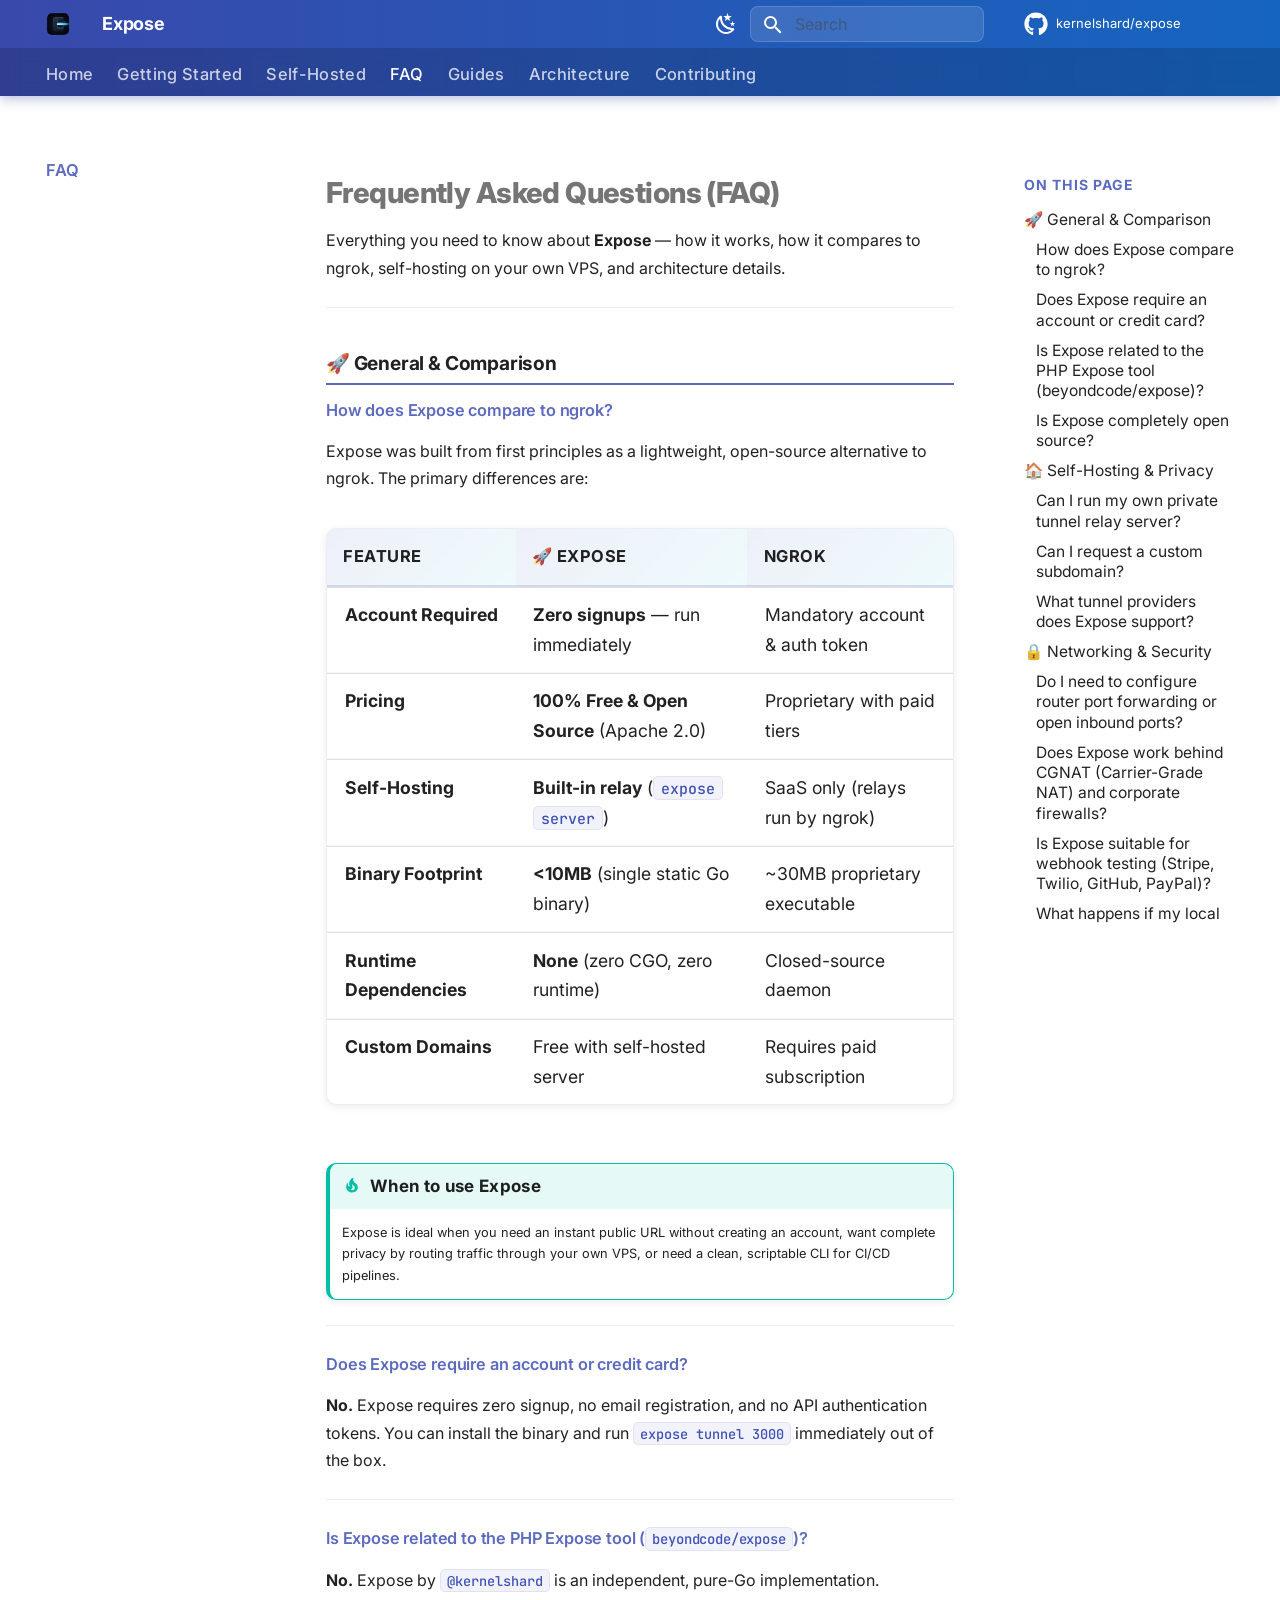
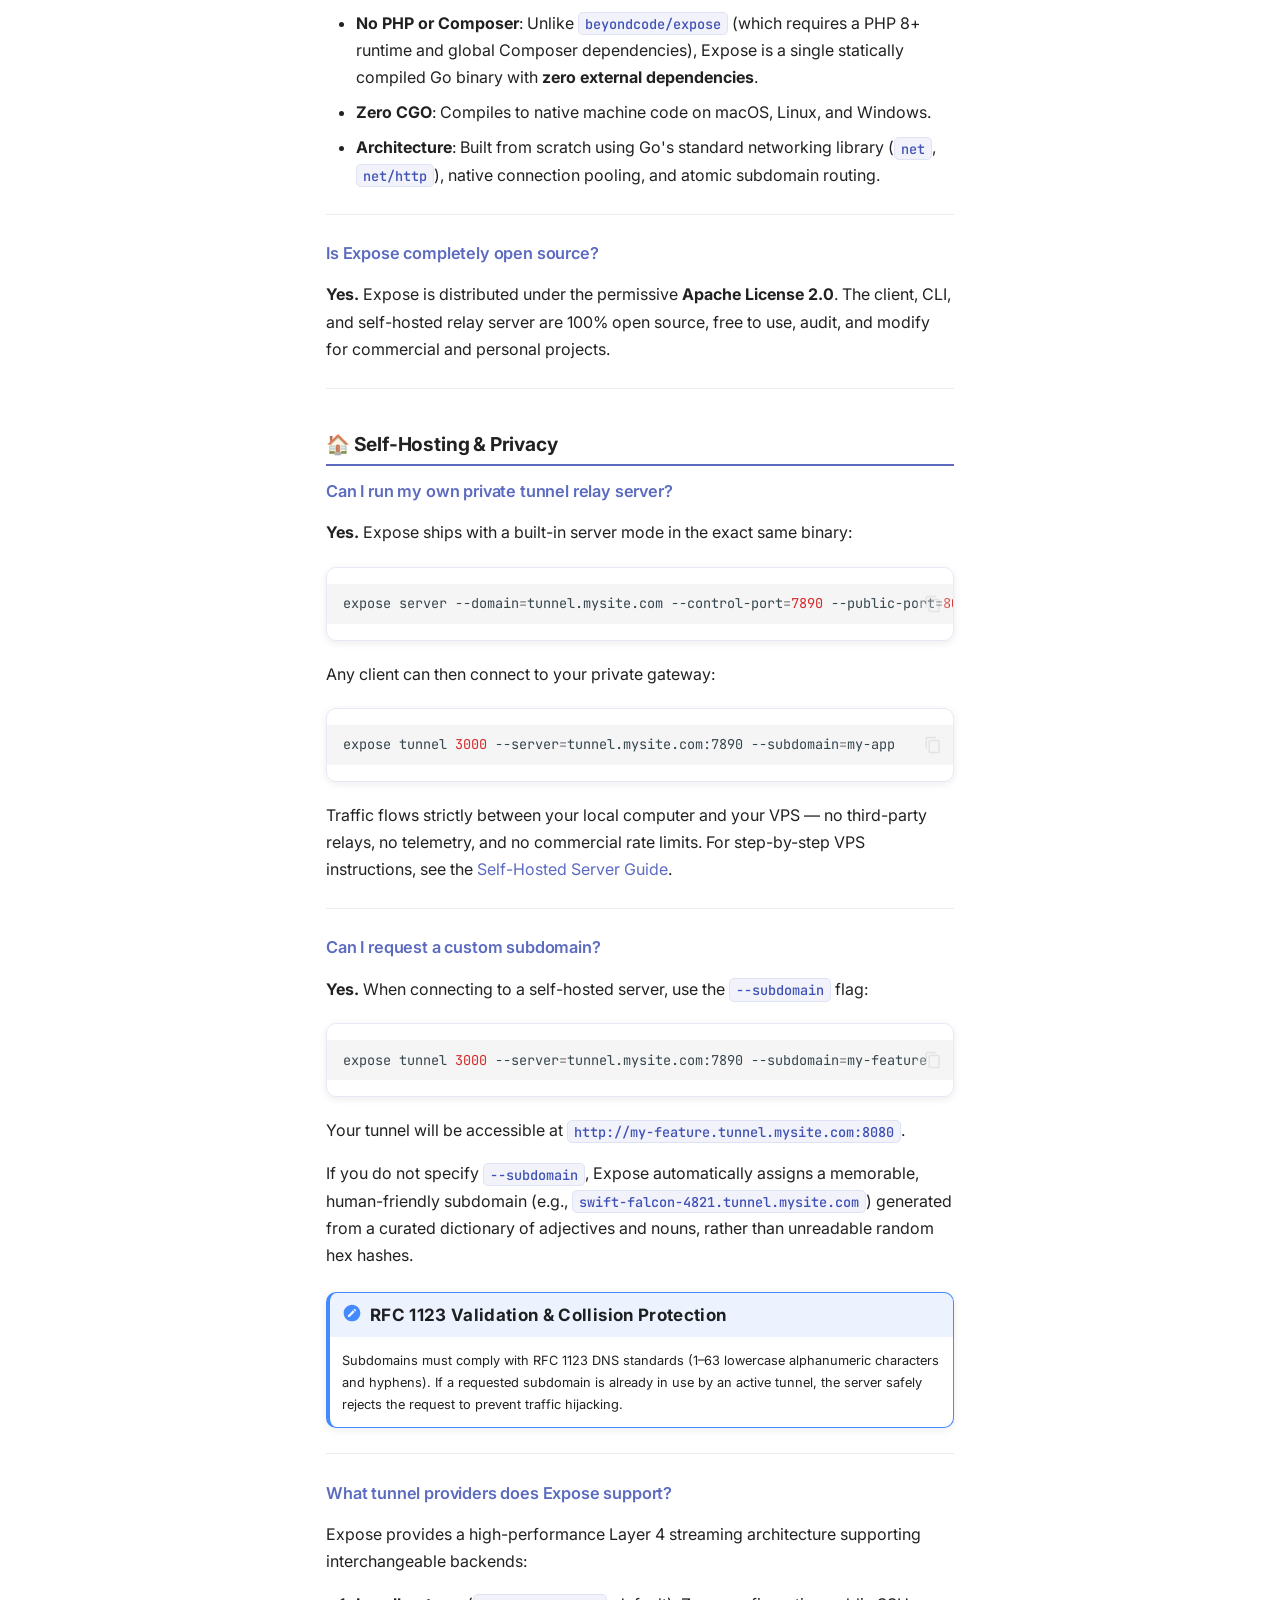
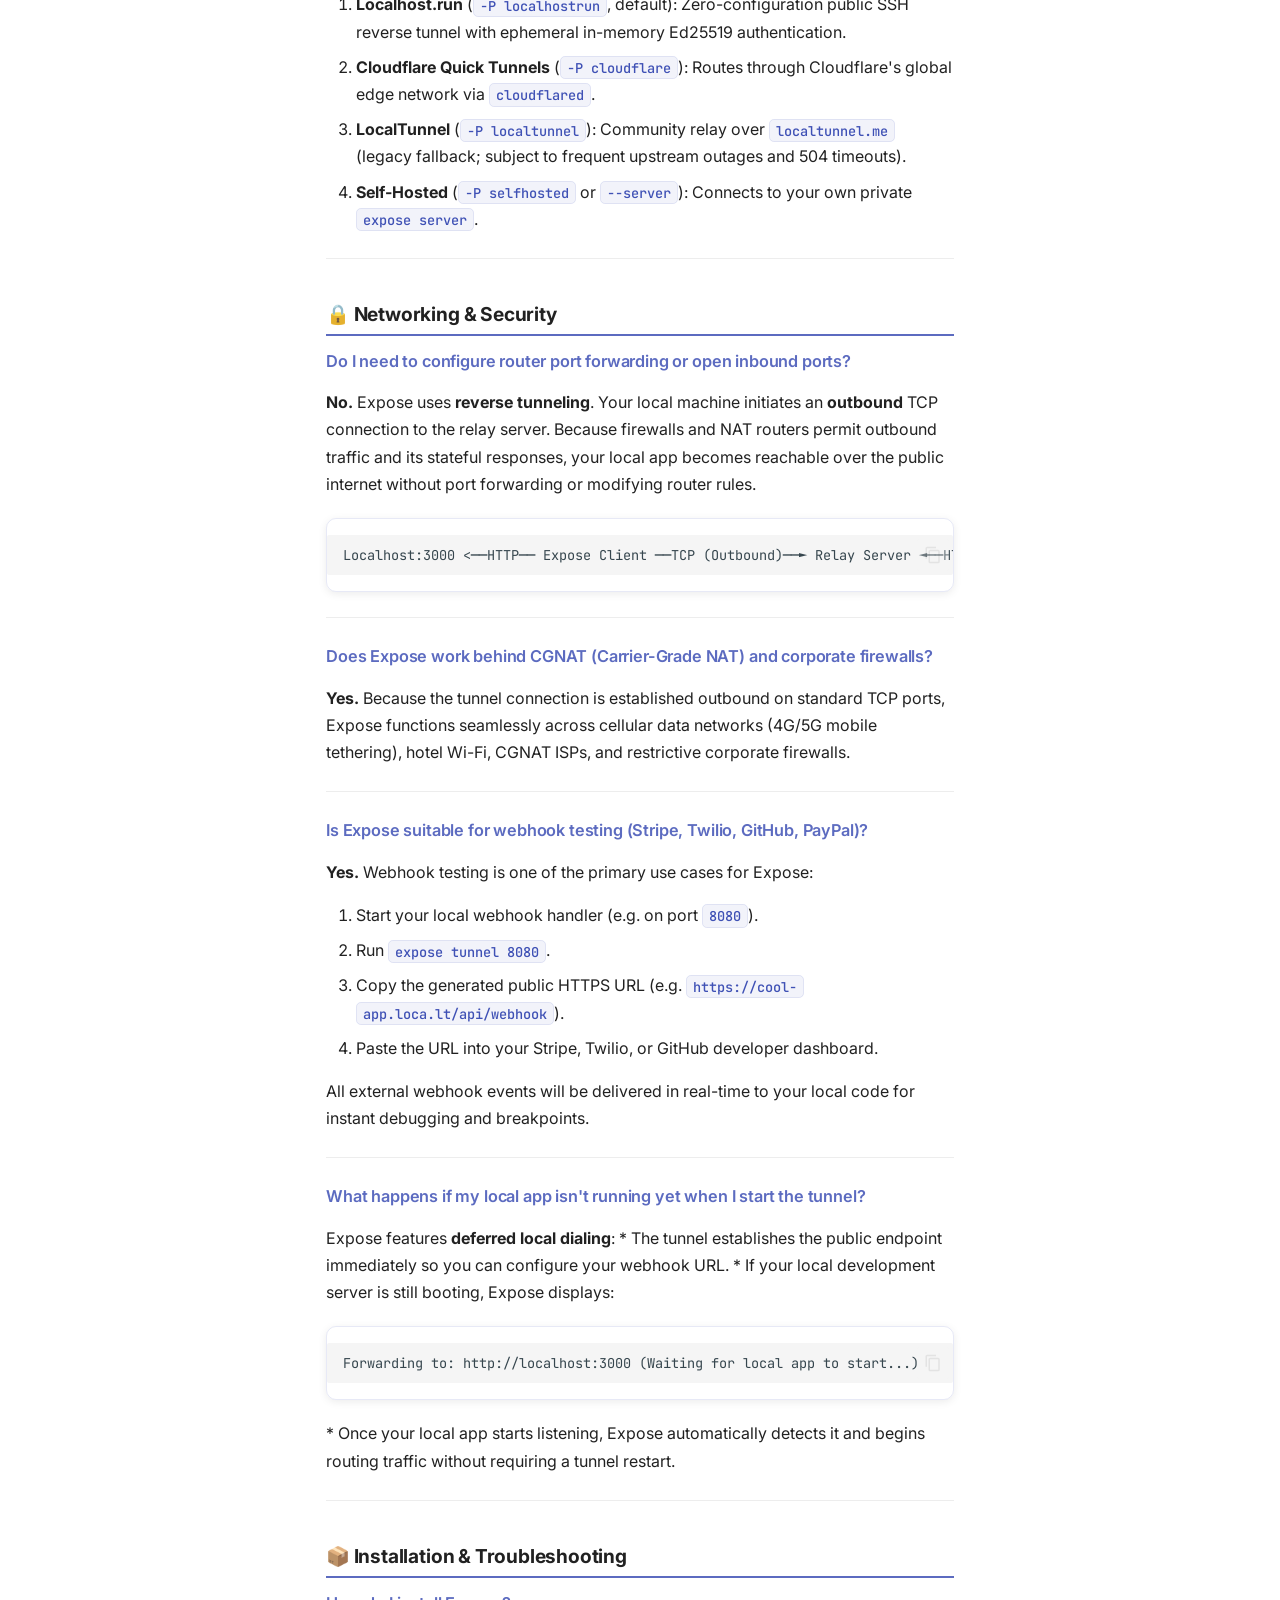
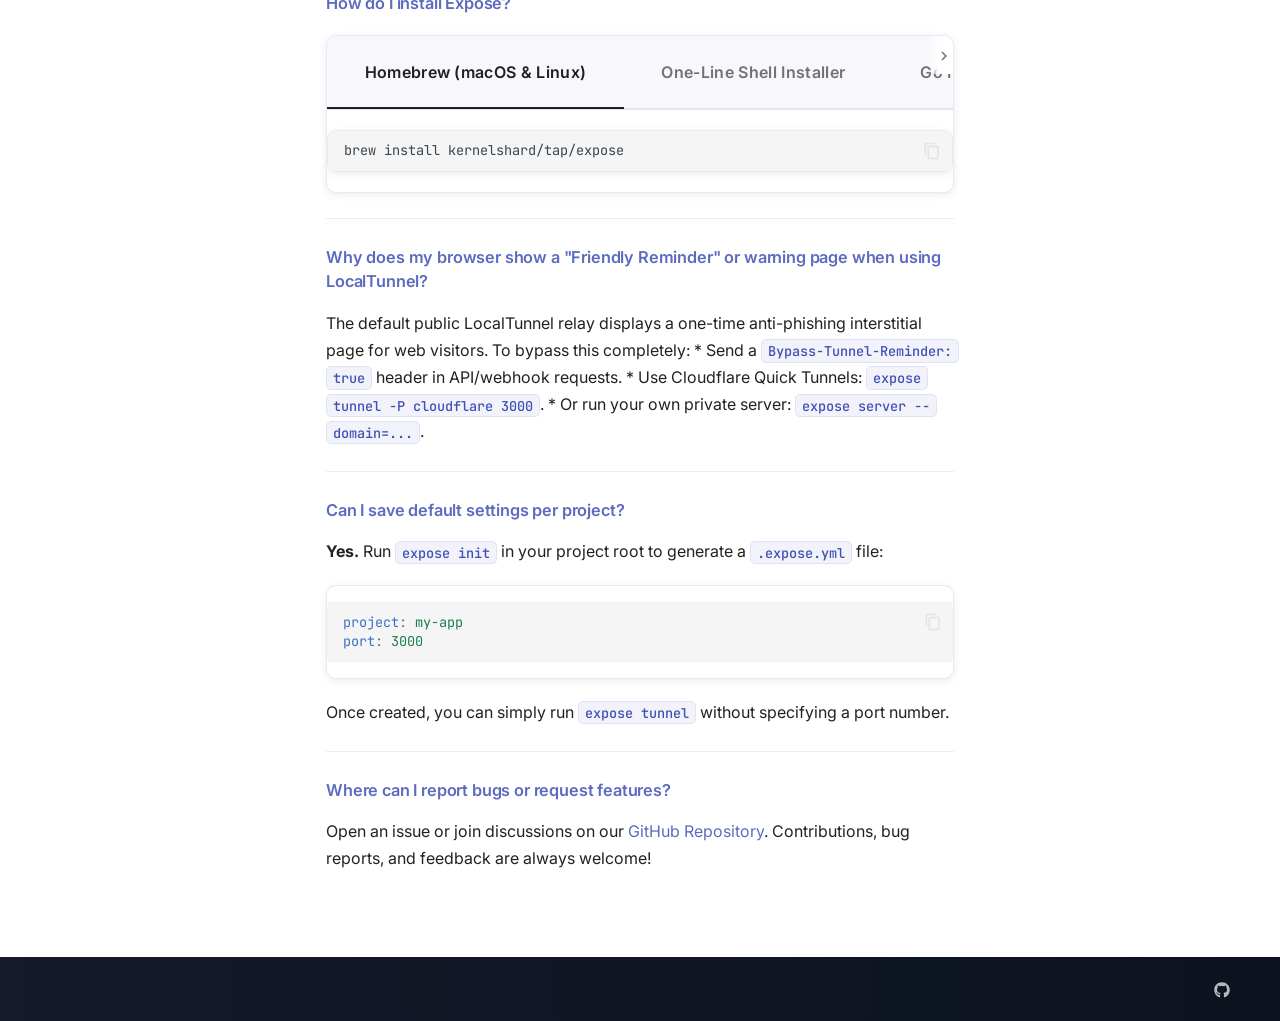
<file: FAQ.html>
<!doctype html>
<html lang="en" class="no-js">
  <head>
    
      <meta charset="utf-8">
      <meta name="viewport" content="width=device-width,initial-scale=1">
      
        <meta name="description" content="Comprehensive FAQ for Expose. Compare Expose vs ngrok, learn about zero-signup tunnels, self-hosting relays on a VPS, webhook testing, and pure-Go architecture.">
      
      
        <meta name="author" content="kernelshard">
      
      
        <link rel="canonical" href="https://kernelshard.github.io/expose/FAQ.html">
      
      
        <link rel="prev" href="SELF_HOSTED.html">
      
      
        <link rel="next" href="guides/local-webhook-testing.html">
      
      
        
      
      
      <link rel="icon" href="assets/images/favicon.png">
      <meta name="generator" content="mkdocs-1.6.1, mkdocs-material-9.8.2">
    
    
      
        <title>Frequently Asked Questions (FAQ) — Expose - Expose</title>
      
    
    
      <link rel="stylesheet" href="assets/stylesheets/main.57a0d79d.min.css">
      
        
        <link rel="stylesheet" href="assets/stylesheets/palette.fb2fffe2.min.css">
      
      


    
    
      
    
    
      
        
        
        <link rel="preconnect" href="https://fonts.gstatic.com" crossorigin>
        <link rel="stylesheet" href="https://fonts.googleapis.com/css?family=Inter:300,300i,400,400i,700,700i%7CJetBrains+Mono:400,400i,700,700i&display=fallback">
        <style>:root{--md-text-font:"Inter";--md-code-font:"JetBrains Mono"}</style>
      
    
    
      <link rel="stylesheet" href="stylesheets/custom.css">
    
    <script>__md_scope=new URL(".",location),__md_hash=e=>[...e].reduce(((e,_)=>(e<<5)-e+_.charCodeAt(0)),0),__md_get=(e,_=localStorage,t=__md_scope)=>JSON.parse(_.getItem(t.pathname+"."+e)),__md_set=(e,_,t=localStorage,a=__md_scope)=>{try{t.setItem(a.pathname+"."+e,JSON.stringify(_))}catch(e){}}</script>
    
      

    
    
  <!-- Google Search Console Verification -->
  <meta name="google-site-verification" content="svWmlb_sRs-5fFOw_f78x7ZrqtLPOv7zfHEW4vqskrg" />

  <!-- Favicon & Search Engine Icons (Google 48px Multiple Compliant) -->
  <link rel="icon" type="image/svg+xml" href="https://kernelshard.github.io/expose/assets/images/logo.svg">
  <link rel="icon" type="image/png" sizes="192x192" href="https://kernelshard.github.io/expose/assets/images/favicon-192.png">
  <link rel="icon" type="image/png" sizes="96x96" href="https://kernelshard.github.io/expose/assets/images/favicon-96.png">
  <link rel="icon" type="image/png" sizes="48x48" href="https://kernelshard.github.io/expose/assets/images/favicon-48.png">
  <link rel="apple-touch-icon" sizes="180x180" href="https://kernelshard.github.io/expose/assets/images/favicon-192.png">

  <!-- Open Graph / Facebook / Discord -->
  <meta property="og:type" content="website">
  <meta property="og:title" content="FAQ — Expose">
  <meta property="og:description" content="Comprehensive FAQ for Expose. Compare Expose vs ngrok, learn about zero-signup tunnels, self-hosting relays on a VPS, webhook testing, and pure-Go architecture.">
  <meta property="og:image" content="https://kernelshard.github.io/expose/social-preview.png">
  <meta property="og:url" content="https://kernelshard.github.io/expose/FAQ.html">

  <!-- Twitter / X -->
  <meta name="twitter:card" content="summary_large_image">
  <meta name="twitter:title" content="FAQ — Expose">
  <meta name="twitter:description" content="Comprehensive FAQ for Expose. Compare Expose vs ngrok, learn about zero-signup tunnels, self-hosting relays on a VPS, webhook testing, and pure-Go architecture.">
  <meta name="twitter:image" content="https://kernelshard.github.io/expose/social-preview.png">

  <!-- Machine-Readable LLM Documentation -->
  <link rel="alternate" type="text/plain" href="https://kernelshard.github.io/expose/llms.txt" title="LLM Documentation (Index)">
  <link rel="alternate" type="text/plain" href="https://kernelshard.github.io/expose/llms-full.txt" title="LLM Documentation (Full)">

  <!-- JSON-LD Structured Data for Software Application -->
  <script type="application/ld+json">
  {
    "@context": "https://schema.org",
    "@type": "SoftwareApplication",
    "name": "Expose",
    "applicationCategory": "DeveloperApplication",
    "operatingSystem": "macOS, Linux, Windows",
    "programmingLanguage": "Go",
    "softwareVersion": "0.5.2",
    "description": "The open-source, single-binary Go (Golang) alternative to ngrok. Expose local ports via LocalTunnel, Cloudflare, or a self-hosted server with zero signup.",
    "url": "https://kernelshard.github.io/expose/",
    "downloadUrl": "https://github.com/kernelshard/expose/releases",
    "license": "https://www.apache.org/licenses/LICENSE-2.0",
    "author": {
      "@type": "Person",
      "name": "Samiul Sk",
      "url": "https://github.com/kernelshard"
    },
    "offers": {
      "@type": "Offer",
      "price": "0",
      "priceCurrency": "USD"
    }
  }
  </script>

  
  <!-- JSON-LD Structured Data for FAQPage (Schema.org) -->
  <script type="application/ld+json">
  {
    "@context": "https://schema.org",
    "@type": "FAQPage",
    "mainEntity": [
      {
        "@type": "Question",
        "name": "How does Expose compare to ngrok?",
        "acceptedAnswer": {
          "@type": "Answer",
          "text": "Expose is a lightweight, open-source (Apache 2.0) alternative to ngrok compiled as a single static Go binary (<10MB). Unlike ngrok, Expose requires zero signups, no credit cards, no mandatory accounts, and includes a built-in self-hosted server mode for complete traffic privacy without commercial subscription fees."
        }
      },
      {
        "@type": "Question",
        "name": "Does Expose require an account or credit card?",
        "acceptedAnswer": {
          "@type": "Answer",
          "text": "No. Expose requires zero signup, no email registration, and no API authentication tokens. You can install the binary and run 'expose tunnel 3000' immediately out of the box."
        }
      },
      {
        "@type": "Question",
        "name": "Is Expose related to the PHP Expose tool (beyondcode/expose)?",
        "acceptedAnswer": {
          "@type": "Answer",
          "text": "No. Expose by @kernelshard is an independent, pure-Go implementation. It is a single standalone executable (<10MB) with zero external runtime dependencies—no PHP, Composer, Node.js, or external interpreters required."
        }
      },
      {
        "@type": "Question",
        "name": "Is Expose completely open source?",
        "acceptedAnswer": {
          "@type": "Answer",
          "text": "Yes. Expose is distributed under the permissive Apache License 2.0. The client, CLI, and self-hosted relay server are 100% open source, free to use, audit, and modify for commercial and personal projects."
        }
      },
      {
        "@type": "Question",
        "name": "Can I run my own private tunnel relay server?",
        "acceptedAnswer": {
          "@type": "Answer",
          "text": "Yes. Expose ships with a built-in server mode in the same binary. Run 'expose server --domain=tunnel.mysite.com --control-port=7890 --public-port=8080' on any Linux VPS ($5/mo) for private traffic routing and custom subdomain support."
        }
      },
      {
        "@type": "Question",
        "name": "Can I request a custom subdomain?",
        "acceptedAnswer": {
          "@type": "Answer",
          "text": "Yes. When connecting to a self-hosted server, use the '--subdomain' flag (e.g. 'expose tunnel 3000 --server=... --subdomain=my-app'). Subdomains are validated against RFC 1123 DNS standards."
        }
      },
      {
        "@type": "Question",
        "name": "What tunnel providers does Expose support?",
        "acceptedAnswer": {
          "@type": "Answer",
          "text": "Expose supports three backends via a unified interface: LocalTunnel (zero-config default), Cloudflare Quick Tunnels (-P cloudflare), and private Self-Hosted relays (--server)."
        }
      },
      {
        "@type": "Question",
        "name": "Do I need to configure router port forwarding or open inbound ports?",
        "acceptedAnswer": {
          "@type": "Answer",
          "text": "No. Expose uses reverse tunneling: your local machine initiates an outbound TCP socket to the relay server. Because firewalls and NAT routers permit outbound traffic and its stateful responses, your local app becomes reachable over the public internet without port forwarding."
        }
      },
      {
        "@type": "Question",
        "name": "Does Expose work behind CGNAT and corporate firewalls?",
        "acceptedAnswer": {
          "@type": "Answer",
          "text": "Yes. Because the tunnel connection is established outbound on standard TCP ports, Expose functions seamlessly across cellular data networks (4G/5G mobile tethering), hotel Wi-Fi, CGNAT ISPs, and restrictive corporate firewalls."
        }
      },
      {
        "@type": "Question",
        "name": "Is Expose suitable for webhook testing (Stripe, Twilio, GitHub, PayPal)?",
        "acceptedAnswer": {
          "@type": "Answer",
          "text": "Yes. Webhook testing is a primary use case. Expose provides a secure public HTTPS endpoint that directly forwards third-party webhooks to your local development server in real-time."
        }
      },
      {
        "@type": "Question",
        "name": "What happens if my local app isn't running yet when I start the tunnel?",
        "acceptedAnswer": {
          "@type": "Answer",
          "text": "Expose features deferred local dialing: it establishes the public endpoint immediately and automatically monitors localhost in the background, updating status when your application comes online without crashing or pegging CPU."
        }
      },
      {
        "@type": "Question",
        "name": "How do I install Expose?",
        "acceptedAnswer": {
          "@type": "Answer",
          "text": "Install Expose on macOS/Linux via Homebrew with 'brew install kernelshard/tap/expose', using the one-line shell installer 'curl -fsSL https://raw.githubusercontent.com/kernelshard/expose/main/install.sh | sh', or via 'go install github.com/kernelshard/expose/cmd/expose@latest'."
        }
      }
    ]
  }
  </script>
  

  </head>
  
  
    
    
      
    
    
    
    
    <body dir="ltr" data-md-color-scheme="default" data-md-color-primary="custom" data-md-color-accent="custom">
  
    
    <input class="md-toggle" data-md-toggle="drawer" type="checkbox" id="__drawer" autocomplete="off">
    <input class="md-toggle" data-md-toggle="search" type="checkbox" id="__search" autocomplete="off">
    <label class="md-overlay" for="__drawer"></label>
    <div data-md-component="skip">
      
        
        <a href="#frequently-asked-questions-faq" class="md-skip">
          Skip to content
        </a>
      
    </div>
    <div data-md-component="announce">
      
    </div>
    
    
      

  

<header class="md-header md-header--shadow md-header--lifted" data-md-component="header">
  <nav class="md-header__inner md-grid" aria-label="Header">
    <a href="index.html" title="Expose" class="md-header__button md-logo" aria-label="Expose" data-md-component="logo">
      
  <img src="assets/images/logo.svg" alt="logo">

    </a>
    <label class="md-header__button md-icon" for="__drawer">
      
      <svg xmlns="http://www.w3.org/2000/svg" viewBox="0 0 24 24"><path d="M3 6h18v2H3zm0 5h18v2H3zm0 5h18v2H3z"/></svg>
    </label>
    <div class="md-header__title" data-md-component="header-title">
      <div class="md-header__ellipsis">
        <div class="md-header__topic">
          <span class="md-ellipsis">
            Expose
          </span>
        </div>
        <div class="md-header__topic" data-md-component="header-topic">
          <span class="md-ellipsis">
            
              Frequently Asked Questions (FAQ) — Expose
            
          </span>
        </div>
      </div>
    </div>
    
      
        <form class="md-header__option" data-md-component="palette">
  
    
    
    
    <input class="md-option" data-md-color-media="(prefers-color-scheme: light)" data-md-color-scheme="default" data-md-color-primary="custom" data-md-color-accent="custom"  aria-label="Switch to dark mode"  type="radio" name="__palette" id="__palette_0">
    
      <label class="md-header__button md-icon" title="Switch to dark mode" for="__palette_1" hidden>
        <svg xmlns="http://www.w3.org/2000/svg" viewBox="0 0 24 24"><path d="m17.75 4.09-2.53 1.94.91 3.06-2.63-1.81-2.63 1.81.91-3.06-2.53-1.94L12.44 4l1.06-3 1.06 3zm3.5 6.91-1.64 1.25.59 1.98-1.7-1.17-1.7 1.17.59-1.98L15.75 11l2.06-.05L18.5 9l.69 1.95zm-2.28 4.95c.83-.08 1.72 1.1 1.19 1.85-.32.45-.66.87-1.08 1.27C15.17 23 8.84 23 4.94 19.07c-3.91-3.9-3.91-10.24 0-14.14.4-.4.82-.76 1.27-1.08.75-.53 1.93.36 1.85 1.19-.27 2.86.69 5.83 2.89 8.02a9.96 9.96 0 0 0 8.02 2.89m-1.64 2.02a12.08 12.08 0 0 1-7.8-3.47c-2.17-2.19-3.33-5-3.49-7.82-2.81 3.14-2.7 7.96.31 10.98 3.02 3.01 7.84 3.12 10.98.31"/></svg>
      </label>
    
  
    
    
    
    <input class="md-option" data-md-color-media="(prefers-color-scheme: dark)" data-md-color-scheme="slate" data-md-color-primary="custom" data-md-color-accent="custom"  aria-label="Switch to light mode"  type="radio" name="__palette" id="__palette_1">
    
      <label class="md-header__button md-icon" title="Switch to light mode" for="__palette_0" hidden>
        <svg xmlns="http://www.w3.org/2000/svg" viewBox="0 0 24 24"><path d="M12 7a5 5 0 0 1 5 5 5 5 0 0 1-5 5 5 5 0 0 1-5-5 5 5 0 0 1 5-5m0 2a3 3 0 0 0-3 3 3 3 0 0 0 3 3 3 3 0 0 0 3-3 3 3 0 0 0-3-3m0-7 2.39 3.42C13.65 5.15 12.84 5 12 5s-1.65.15-2.39.42zM3.34 7l4.16-.35A7.2 7.2 0 0 0 5.94 8.5c-.44.74-.69 1.5-.83 2.29zm.02 10 1.76-3.77a7.131 7.131 0 0 0 2.38 4.14zM20.65 7l-1.77 3.79a7.02 7.02 0 0 0-2.38-4.15zm-.01 10-4.14.36c.59-.51 1.12-1.14 1.54-1.86.42-.73.69-1.5.83-2.29zM12 22l-2.41-3.44c.74.27 1.55.44 2.41.44.82 0 1.63-.17 2.37-.44z"/></svg>
      </label>
    
  
</form>
      
    
    
      <script>var palette=__md_get("__palette");if(palette&&palette.color){if("(prefers-color-scheme)"===palette.color.media){var media=matchMedia("(prefers-color-scheme: light)"),input=document.querySelector(media.matches?"[data-md-color-media='(prefers-color-scheme: light)']":"[data-md-color-media='(prefers-color-scheme: dark)']");palette.color.media=input.getAttribute("data-md-color-media"),palette.color.scheme=input.getAttribute("data-md-color-scheme"),palette.color.primary=input.getAttribute("data-md-color-primary"),palette.color.accent=input.getAttribute("data-md-color-accent")}for(var[key,value]of Object.entries(palette.color))document.body.setAttribute("data-md-color-"+key,value)}</script>
    
    
    
      
      
        <label class="md-header__button md-icon" for="__search">
          
          <svg xmlns="http://www.w3.org/2000/svg" viewBox="0 0 24 24"><path d="M9.5 3A6.5 6.5 0 0 1 16 9.5c0 1.61-.59 3.09-1.56 4.23l.27.27h.79l5 5-1.5 1.5-5-5v-.79l-.27-.27A6.52 6.52 0 0 1 9.5 16 6.5 6.5 0 0 1 3 9.5 6.5 6.5 0 0 1 9.5 3m0 2C7 5 5 7 5 9.5S7 14 9.5 14 14 12 14 9.5 12 5 9.5 5"/></svg>
        </label>
        <div class="md-search" data-md-component="search" role="dialog">
  <label class="md-search__overlay" for="__search"></label>
  <div class="md-search__inner" role="search">
    <form class="md-search__form" name="search">
      <input type="text" class="md-search__input" name="query" aria-label="Search" placeholder="Search" autocapitalize="off" autocorrect="off" autocomplete="off" spellcheck="false" data-md-component="search-query" required>
      <label class="md-search__icon md-icon" for="__search">
        
        <svg xmlns="http://www.w3.org/2000/svg" viewBox="0 0 24 24"><path d="M9.5 3A6.5 6.5 0 0 1 16 9.5c0 1.61-.59 3.09-1.56 4.23l.27.27h.79l5 5-1.5 1.5-5-5v-.79l-.27-.27A6.52 6.52 0 0 1 9.5 16 6.5 6.5 0 0 1 3 9.5 6.5 6.5 0 0 1 9.5 3m0 2C7 5 5 7 5 9.5S7 14 9.5 14 14 12 14 9.5 12 5 9.5 5"/></svg>
        
        <svg xmlns="http://www.w3.org/2000/svg" viewBox="0 0 24 24"><path d="M20 11v2H8l5.5 5.5-1.42 1.42L4.16 12l7.92-7.92L13.5 5.5 8 11z"/></svg>
      </label>
      <nav class="md-search__options" aria-label="Search">
        
          <a href="javascript:void(0)" class="md-search__icon md-icon" title="Share" aria-label="Share" data-clipboard data-clipboard-text="" data-md-component="search-share" tabindex="-1">
            
            <svg xmlns="http://www.w3.org/2000/svg" viewBox="0 0 24 24"><path d="M18 16.08c-.76 0-1.44.3-1.96.77L8.91 12.7c.05-.23.09-.46.09-.7s-.04-.47-.09-.7l7.05-4.11c.54.5 1.25.81 2.04.81a3 3 0 0 0 3-3 3 3 0 0 0-3-3 3 3 0 0 0-3 3c0 .24.04.47.09.7L8.04 9.81C7.5 9.31 6.79 9 6 9a3 3 0 0 0-3 3 3 3 0 0 0 3 3c.79 0 1.5-.31 2.04-.81l7.12 4.15c-.05.21-.08.43-.08.66 0 1.61 1.31 2.91 2.92 2.91s2.92-1.3 2.92-2.91A2.92 2.92 0 0 0 18 16.08"/></svg>
          </a>
        
        <button type="reset" class="md-search__icon md-icon" title="Clear" aria-label="Clear" tabindex="-1">
          
          <svg xmlns="http://www.w3.org/2000/svg" viewBox="0 0 24 24"><path d="M19 6.41 17.59 5 12 10.59 6.41 5 5 6.41 10.59 12 5 17.59 6.41 19 12 13.41 17.59 19 19 17.59 13.41 12z"/></svg>
        </button>
      </nav>
      
        <div class="md-search__suggest" data-md-component="search-suggest"></div>
      
    </form>
    <div class="md-search__output">
      <div class="md-search__scrollwrap" tabindex="0" data-md-scrollfix>
        <div class="md-search-result" data-md-component="search-result">
          <div class="md-search-result__meta">
            Initializing search
          </div>
          <ol class="md-search-result__list" role="presentation"></ol>
        </div>
      </div>
    </div>
  </div>
</div>
      
    
    
      <div class="md-header__source">
        <a href="https://github.com/kernelshard/expose" title="Go to repository" class="md-source" data-md-component="source">
  <div class="md-source__icon md-icon">
    
    <svg xmlns="http://www.w3.org/2000/svg" viewBox="0 0 512 512"><!--! Font Awesome Free 7.1.0 by @fontawesome - https://fontawesome.com License - https://fontawesome.com/license/free (Icons: CC BY 4.0, Fonts: SIL OFL 1.1, Code: MIT License) Copyright 2025 Fonticons, Inc.--><path d="M173.9 397.4c0 2-2.3 3.6-5.2 3.6-3.3.3-5.6-1.3-5.6-3.6 0-2 2.3-3.6 5.2-3.6 3-.3 5.6 1.3 5.6 3.6m-31.1-4.5c-.7 2 1.3 4.3 4.3 4.9 2.6 1 5.6 0 6.2-2s-1.3-4.3-4.3-5.2c-2.6-.7-5.5.3-6.2 2.3m44.2-1.7c-2.9.7-4.9 2.6-4.6 4.9.3 2 2.9 3.3 5.9 2.6 2.9-.7 4.9-2.6 4.6-4.6-.3-1.9-3-3.2-5.9-2.9M252.8 8C114.1 8 8 113.3 8 252c0 110.9 69.8 205.8 169.5 239.2 12.8 2.3 17.3-5.6 17.3-12.1 0-6.2-.3-40.4-.3-61.4 0 0-70 15-84.7-29.8 0 0-11.4-29.1-27.8-36.6 0 0-22.9-15.7 1.6-15.4 0 0 24.9 2 38.6 25.8 21.9 38.6 58.6 27.5 72.9 20.9 2.3-16 8.8-27.1 16-33.7-55.9-6.2-112.3-14.3-112.3-110.5 0-27.5 7.6-41.3 23.6-58.9-2.6-6.5-11.1-33.3 2.6-67.9 20.9-6.5 69 27 69 27 20-5.6 41.5-8.5 62.8-8.5s42.8 2.9 62.8 8.5c0 0 48.1-33.6 69-27 13.7 34.7 5.2 61.4 2.6 67.9 16 17.7 25.8 31.5 25.8 58.9 0 96.5-58.9 104.2-114.8 110.5 9.2 7.9 17 22.9 17 46.4 0 33.7-.3 75.4-.3 83.6 0 6.5 4.6 14.4 17.3 12.1C436.2 457.8 504 362.9 504 252 504 113.3 391.5 8 252.8 8M105.2 352.9c-1.3 1-1 3.3.7 5.2 1.6 1.6 3.9 2.3 5.2 1 1.3-1 1-3.3-.7-5.2-1.6-1.6-3.9-2.3-5.2-1m-10.8-8.1c-.7 1.3.3 2.9 2.3 3.9 1.6 1 3.6.7 4.3-.7.7-1.3-.3-2.9-2.3-3.9-2-.6-3.6-.3-4.3.7m32.4 35.6c-1.6 1.3-1 4.3 1.3 6.2 2.3 2.3 5.2 2.6 6.5 1 1.3-1.3.7-4.3-1.3-6.2-2.2-2.3-5.2-2.6-6.5-1m-11.4-14.7c-1.6 1-1.6 3.6 0 5.9s4.3 3.3 5.6 2.3c1.6-1.3 1.6-3.9 0-6.2-1.4-2.3-4-3.3-5.6-2"/></svg>
  </div>
  <div class="md-source__repository">
    kernelshard/expose
  </div>
</a>
      </div>
    
  </nav>
  
    
      
<nav class="md-tabs" aria-label="Tabs" data-md-component="tabs">
  <div class="md-grid">
    <ul class="md-tabs__list">
      
        
  
  
  
  
    <li class="md-tabs__item">
      <a href="index.html" class="md-tabs__link">
        
  
  
    
  
  Home

      </a>
    </li>
  

      
        
  
  
  
  
    <li class="md-tabs__item">
      <a href="GETTING_STARTED.html" class="md-tabs__link">
        
  
  
    
  
  Getting Started

      </a>
    </li>
  

      
        
  
  
  
  
    <li class="md-tabs__item">
      <a href="SELF_HOSTED.html" class="md-tabs__link">
        
  
  
    
  
  Self-Hosted

      </a>
    </li>
  

      
        
  
  
  
    
  
  
    <li class="md-tabs__item md-tabs__item--active">
      <a href="FAQ.html" class="md-tabs__link">
        
  
  
    
  
  FAQ

      </a>
    </li>
  

      
        
  
  
  
  
    
    
      <li class="md-tabs__item">
        <a href="guides/local-webhook-testing.html" class="md-tabs__link">
          
  
  
    
  
  Guides

        </a>
      </li>
    
  

      
        
  
  
  
  
    <li class="md-tabs__item">
      <a href="ARCHITECTURE.html" class="md-tabs__link">
        
  
  
    
  
  Architecture

      </a>
    </li>
  

      
        
  
  
  
  
    
    
      <li class="md-tabs__item">
        <a href="ONBOARDING.html" class="md-tabs__link">
          
  
  
    
  
  Contributing

        </a>
      </li>
    
  

      
    </ul>
  </div>
</nav>
    
  
</header>
    
    <div class="md-container" data-md-component="container">
      
      
        
      
      <main class="md-main" data-md-component="main">
        <div class="md-main__inner md-grid">
          
            
              
              <div class="md-sidebar md-sidebar--primary" data-md-component="sidebar" data-md-type="navigation" >
                <div class="md-sidebar__scrollwrap">
                  <div class="md-sidebar__inner">
                    


  


<nav class="md-nav md-nav--primary md-nav--lifted" aria-label="Navigation" data-md-level="0">
  <label class="md-nav__title" for="__drawer">
    <a href="index.html" title="Expose" class="md-nav__button md-logo" aria-label="Expose" data-md-component="logo">
      
  <img src="assets/images/logo.svg" alt="logo">

    </a>
    Expose
  </label>
  
    <div class="md-nav__source">
      <a href="https://github.com/kernelshard/expose" title="Go to repository" class="md-source" data-md-component="source">
  <div class="md-source__icon md-icon">
    
    <svg xmlns="http://www.w3.org/2000/svg" viewBox="0 0 512 512"><!--! Font Awesome Free 7.1.0 by @fontawesome - https://fontawesome.com License - https://fontawesome.com/license/free (Icons: CC BY 4.0, Fonts: SIL OFL 1.1, Code: MIT License) Copyright 2025 Fonticons, Inc.--><path d="M173.9 397.4c0 2-2.3 3.6-5.2 3.6-3.3.3-5.6-1.3-5.6-3.6 0-2 2.3-3.6 5.2-3.6 3-.3 5.6 1.3 5.6 3.6m-31.1-4.5c-.7 2 1.3 4.3 4.3 4.9 2.6 1 5.6 0 6.2-2s-1.3-4.3-4.3-5.2c-2.6-.7-5.5.3-6.2 2.3m44.2-1.7c-2.9.7-4.9 2.6-4.6 4.9.3 2 2.9 3.3 5.9 2.6 2.9-.7 4.9-2.6 4.6-4.6-.3-1.9-3-3.2-5.9-2.9M252.8 8C114.1 8 8 113.3 8 252c0 110.9 69.8 205.8 169.5 239.2 12.8 2.3 17.3-5.6 17.3-12.1 0-6.2-.3-40.4-.3-61.4 0 0-70 15-84.7-29.8 0 0-11.4-29.1-27.8-36.6 0 0-22.9-15.7 1.6-15.4 0 0 24.9 2 38.6 25.8 21.9 38.6 58.6 27.5 72.9 20.9 2.3-16 8.8-27.1 16-33.7-55.9-6.2-112.3-14.3-112.3-110.5 0-27.5 7.6-41.3 23.6-58.9-2.6-6.5-11.1-33.3 2.6-67.9 20.9-6.5 69 27 69 27 20-5.6 41.5-8.5 62.8-8.5s42.8 2.9 62.8 8.5c0 0 48.1-33.6 69-27 13.7 34.7 5.2 61.4 2.6 67.9 16 17.7 25.8 31.5 25.8 58.9 0 96.5-58.9 104.2-114.8 110.5 9.2 7.9 17 22.9 17 46.4 0 33.7-.3 75.4-.3 83.6 0 6.5 4.6 14.4 17.3 12.1C436.2 457.8 504 362.9 504 252 504 113.3 391.5 8 252.8 8M105.2 352.9c-1.3 1-1 3.3.7 5.2 1.6 1.6 3.9 2.3 5.2 1 1.3-1 1-3.3-.7-5.2-1.6-1.6-3.9-2.3-5.2-1m-10.8-8.1c-.7 1.3.3 2.9 2.3 3.9 1.6 1 3.6.7 4.3-.7.7-1.3-.3-2.9-2.3-3.9-2-.6-3.6-.3-4.3.7m32.4 35.6c-1.6 1.3-1 4.3 1.3 6.2 2.3 2.3 5.2 2.6 6.5 1 1.3-1.3.7-4.3-1.3-6.2-2.2-2.3-5.2-2.6-6.5-1m-11.4-14.7c-1.6 1-1.6 3.6 0 5.9s4.3 3.3 5.6 2.3c1.6-1.3 1.6-3.9 0-6.2-1.4-2.3-4-3.3-5.6-2"/></svg>
  </div>
  <div class="md-source__repository">
    kernelshard/expose
  </div>
</a>
    </div>
  
  <ul class="md-nav__list" data-md-scrollfix>
    
      
      
  
  
  
  
    <li class="md-nav__item">
      <a href="index.html" class="md-nav__link">
        
  
  
  <span class="md-ellipsis">
    
  
    Home
  

    
  </span>
  
  

      </a>
    </li>
  

    
      
      
  
  
  
  
    <li class="md-nav__item">
      <a href="GETTING_STARTED.html" class="md-nav__link">
        
  
  
  <span class="md-ellipsis">
    
  
    Getting Started
  

    
  </span>
  
  

      </a>
    </li>
  

    
      
      
  
  
  
  
    <li class="md-nav__item">
      <a href="SELF_HOSTED.html" class="md-nav__link">
        
  
  
  <span class="md-ellipsis">
    
  
    Self-Hosted
  

    
  </span>
  
  

      </a>
    </li>
  

    
      
      
  
  
    
  
  
  
    <li class="md-nav__item md-nav__item--active">
      
      <input class="md-nav__toggle md-toggle" type="checkbox" id="__toc">
      
      
        
      
      
        <label class="md-nav__link md-nav__link--active" for="__toc">
          
  
  
  <span class="md-ellipsis">
    
  
    FAQ
  

    
  </span>
  
  

          <span class="md-nav__icon md-icon"></span>
        </label>
      
      <a href="FAQ.html" class="md-nav__link md-nav__link--active">
        
  
  
  <span class="md-ellipsis">
    
  
    FAQ
  

    
  </span>
  
  

      </a>
      
        

  

<nav class="md-nav md-nav--secondary" aria-label="On this page">
  
  
  
    
  
  
    <label class="md-nav__title" for="__toc">
      <span class="md-nav__icon md-icon"></span>
      On this page
    </label>
    <ul class="md-nav__list" data-md-component="toc" data-md-scrollfix>
      
        <li class="md-nav__item">
  <a href="#general-comparison" class="md-nav__link">
    <span class="md-ellipsis">
      
        🚀 General &amp; Comparison
      
    </span>
  </a>
  
    <nav class="md-nav" aria-label="🚀 General &amp; Comparison">
      <ul class="md-nav__list">
        
          <li class="md-nav__item">
  <a href="#how-does-expose-compare-to-ngrok" class="md-nav__link">
    <span class="md-ellipsis">
      
        How does Expose compare to ngrok?
      
    </span>
  </a>
  
</li>
        
          <li class="md-nav__item">
  <a href="#does-expose-require-an-account-or-credit-card" class="md-nav__link">
    <span class="md-ellipsis">
      
        Does Expose require an account or credit card?
      
    </span>
  </a>
  
</li>
        
          <li class="md-nav__item">
  <a href="#is-expose-related-to-the-php-expose-tool-beyondcodeexpose" class="md-nav__link">
    <span class="md-ellipsis">
      
        Is Expose related to the PHP Expose tool (beyondcode/expose)?
      
    </span>
  </a>
  
</li>
        
          <li class="md-nav__item">
  <a href="#is-expose-completely-open-source" class="md-nav__link">
    <span class="md-ellipsis">
      
        Is Expose completely open source?
      
    </span>
  </a>
  
</li>
        
      </ul>
    </nav>
  
</li>
      
        <li class="md-nav__item">
  <a href="#self-hosting-privacy" class="md-nav__link">
    <span class="md-ellipsis">
      
        🏠 Self-Hosting &amp; Privacy
      
    </span>
  </a>
  
    <nav class="md-nav" aria-label="🏠 Self-Hosting &amp; Privacy">
      <ul class="md-nav__list">
        
          <li class="md-nav__item">
  <a href="#can-i-run-my-own-private-tunnel-relay-server" class="md-nav__link">
    <span class="md-ellipsis">
      
        Can I run my own private tunnel relay server?
      
    </span>
  </a>
  
</li>
        
          <li class="md-nav__item">
  <a href="#can-i-request-a-custom-subdomain" class="md-nav__link">
    <span class="md-ellipsis">
      
        Can I request a custom subdomain?
      
    </span>
  </a>
  
</li>
        
          <li class="md-nav__item">
  <a href="#what-tunnel-providers-does-expose-support" class="md-nav__link">
    <span class="md-ellipsis">
      
        What tunnel providers does Expose support?
      
    </span>
  </a>
  
</li>
        
      </ul>
    </nav>
  
</li>
      
        <li class="md-nav__item">
  <a href="#networking-security" class="md-nav__link">
    <span class="md-ellipsis">
      
        🔒 Networking &amp; Security
      
    </span>
  </a>
  
    <nav class="md-nav" aria-label="🔒 Networking &amp; Security">
      <ul class="md-nav__list">
        
          <li class="md-nav__item">
  <a href="#do-i-need-to-configure-router-port-forwarding-or-open-inbound-ports" class="md-nav__link">
    <span class="md-ellipsis">
      
        Do I need to configure router port forwarding or open inbound ports?
      
    </span>
  </a>
  
</li>
        
          <li class="md-nav__item">
  <a href="#does-expose-work-behind-cgnat-carrier-grade-nat-and-corporate-firewalls" class="md-nav__link">
    <span class="md-ellipsis">
      
        Does Expose work behind CGNAT (Carrier-Grade NAT) and corporate firewalls?
      
    </span>
  </a>
  
</li>
        
          <li class="md-nav__item">
  <a href="#is-expose-suitable-for-webhook-testing-stripe-twilio-github-paypal" class="md-nav__link">
    <span class="md-ellipsis">
      
        Is Expose suitable for webhook testing (Stripe, Twilio, GitHub, PayPal)?
      
    </span>
  </a>
  
</li>
        
          <li class="md-nav__item">
  <a href="#what-happens-if-my-local-app-isnt-running-yet-when-i-start-the-tunnel" class="md-nav__link">
    <span class="md-ellipsis">
      
        What happens if my local app isn't running yet when I start the tunnel?
      
    </span>
  </a>
  
</li>
        
      </ul>
    </nav>
  
</li>
      
        <li class="md-nav__item">
  <a href="#installation-troubleshooting" class="md-nav__link">
    <span class="md-ellipsis">
      
        📦 Installation &amp; Troubleshooting
      
    </span>
  </a>
  
    <nav class="md-nav" aria-label="📦 Installation &amp; Troubleshooting">
      <ul class="md-nav__list">
        
          <li class="md-nav__item">
  <a href="#how-do-i-install-expose" class="md-nav__link">
    <span class="md-ellipsis">
      
        How do I install Expose?
      
    </span>
  </a>
  
</li>
        
          <li class="md-nav__item">
  <a href="#why-does-my-browser-show-a-friendly-reminder-or-warning-page-when-using-localtunnel" class="md-nav__link">
    <span class="md-ellipsis">
      
        Why does my browser show a "Friendly Reminder" or warning page when using LocalTunnel?
      
    </span>
  </a>
  
</li>
        
          <li class="md-nav__item">
  <a href="#can-i-save-default-settings-per-project" class="md-nav__link">
    <span class="md-ellipsis">
      
        Can I save default settings per project?
      
    </span>
  </a>
  
</li>
        
          <li class="md-nav__item">
  <a href="#where-can-i-report-bugs-or-request-features" class="md-nav__link">
    <span class="md-ellipsis">
      
        Where can I report bugs or request features?
      
    </span>
  </a>
  
</li>
        
      </ul>
    </nav>
  
</li>
      
    </ul>
  
</nav>
      
    </li>
  

    
      
      
  
  
  
  
    
    
      
        
      
        
      
        
      
    
    
    
      
      
        
      
    
    
    <li class="md-nav__item md-nav__item--nested">
      
        
        
        <input class="md-nav__toggle md-toggle " type="checkbox" id="__nav_5" >
        
          
          <label class="md-nav__link" for="__nav_5" id="__nav_5_label" tabindex="0">
            
  
  
  <span class="md-ellipsis">
    
  
    Guides
  

    
  </span>
  
  

            <span class="md-nav__icon md-icon"></span>
          </label>
        
        <nav class="md-nav" data-md-level="1" aria-labelledby="__nav_5_label" aria-expanded="false">
          <label class="md-nav__title" for="__nav_5">
            <span class="md-nav__icon md-icon"></span>
            
  
    Guides
  

          </label>
          <ul class="md-nav__list" data-md-scrollfix>
            
              
                
  
  
  
  
    <li class="md-nav__item">
      <a href="guides/local-webhook-testing.html" class="md-nav__link">
        
  
  
  <span class="md-ellipsis">
    
  
    Local Webhook Testing
  

    
  </span>
  
  

      </a>
    </li>
  

              
            
              
                
  
  
  
  
    <li class="md-nav__item">
      <a href="TUTORIAL.html" class="md-nav__link">
        
  
  
  <span class="md-ellipsis">
    
  
    How Tunnels Work
  

    
  </span>
  
  

      </a>
    </li>
  

              
            
              
                
  
  
  
  
    <li class="md-nav__item">
      <a href="ADVANCED_USAGE.html" class="md-nav__link">
        
  
  
  <span class="md-ellipsis">
    
  
    Advanced Usage
  

    
  </span>
  
  

      </a>
    </li>
  

              
            
          </ul>
        </nav>
      
    </li>
  

    
      
      
  
  
  
  
    <li class="md-nav__item">
      <a href="ARCHITECTURE.html" class="md-nav__link">
        
  
  
  <span class="md-ellipsis">
    
  
    Architecture
  

    
  </span>
  
  

      </a>
    </li>
  

    
      
      
  
  
  
  
    
    
      
        
      
        
      
    
    
    
      
      
        
      
    
    
    <li class="md-nav__item md-nav__item--nested">
      
        
        
        <input class="md-nav__toggle md-toggle " type="checkbox" id="__nav_7" >
        
          
          <label class="md-nav__link" for="__nav_7" id="__nav_7_label" tabindex="0">
            
  
  
  <span class="md-ellipsis">
    
  
    Contributing
  

    
  </span>
  
  

            <span class="md-nav__icon md-icon"></span>
          </label>
        
        <nav class="md-nav" data-md-level="1" aria-labelledby="__nav_7_label" aria-expanded="false">
          <label class="md-nav__title" for="__nav_7">
            <span class="md-nav__icon md-icon"></span>
            
  
    Contributing
  

          </label>
          <ul class="md-nav__list" data-md-scrollfix>
            
              
                
  
  
  
  
    <li class="md-nav__item">
      <a href="ONBOARDING.html" class="md-nav__link">
        
  
  
  <span class="md-ellipsis">
    
  
    Onboarding
  

    
  </span>
  
  

      </a>
    </li>
  

              
            
              
                
  
  
  
  
    <li class="md-nav__item">
      <a href="CONTRIBUTING.html" class="md-nav__link">
        
  
  
  <span class="md-ellipsis">
    
  
    Contributing Guide
  

    
  </span>
  
  

      </a>
    </li>
  

              
            
          </ul>
        </nav>
      
    </li>
  

    
  </ul>
</nav>
                  </div>
                </div>
              </div>
            
            
              
              <div class="md-sidebar md-sidebar--secondary" data-md-component="sidebar" data-md-type="toc" >
                <div class="md-sidebar__scrollwrap">
                  <div class="md-sidebar__inner">
                    

  

<nav class="md-nav md-nav--secondary" aria-label="On this page">
  
  
  
    
  
  
    <label class="md-nav__title" for="__toc">
      <span class="md-nav__icon md-icon"></span>
      On this page
    </label>
    <ul class="md-nav__list" data-md-component="toc" data-md-scrollfix>
      
        <li class="md-nav__item">
  <a href="#general-comparison" class="md-nav__link">
    <span class="md-ellipsis">
      
        🚀 General &amp; Comparison
      
    </span>
  </a>
  
    <nav class="md-nav" aria-label="🚀 General &amp; Comparison">
      <ul class="md-nav__list">
        
          <li class="md-nav__item">
  <a href="#how-does-expose-compare-to-ngrok" class="md-nav__link">
    <span class="md-ellipsis">
      
        How does Expose compare to ngrok?
      
    </span>
  </a>
  
</li>
        
          <li class="md-nav__item">
  <a href="#does-expose-require-an-account-or-credit-card" class="md-nav__link">
    <span class="md-ellipsis">
      
        Does Expose require an account or credit card?
      
    </span>
  </a>
  
</li>
        
          <li class="md-nav__item">
  <a href="#is-expose-related-to-the-php-expose-tool-beyondcodeexpose" class="md-nav__link">
    <span class="md-ellipsis">
      
        Is Expose related to the PHP Expose tool (beyondcode/expose)?
      
    </span>
  </a>
  
</li>
        
          <li class="md-nav__item">
  <a href="#is-expose-completely-open-source" class="md-nav__link">
    <span class="md-ellipsis">
      
        Is Expose completely open source?
      
    </span>
  </a>
  
</li>
        
      </ul>
    </nav>
  
</li>
      
        <li class="md-nav__item">
  <a href="#self-hosting-privacy" class="md-nav__link">
    <span class="md-ellipsis">
      
        🏠 Self-Hosting &amp; Privacy
      
    </span>
  </a>
  
    <nav class="md-nav" aria-label="🏠 Self-Hosting &amp; Privacy">
      <ul class="md-nav__list">
        
          <li class="md-nav__item">
  <a href="#can-i-run-my-own-private-tunnel-relay-server" class="md-nav__link">
    <span class="md-ellipsis">
      
        Can I run my own private tunnel relay server?
      
    </span>
  </a>
  
</li>
        
          <li class="md-nav__item">
  <a href="#can-i-request-a-custom-subdomain" class="md-nav__link">
    <span class="md-ellipsis">
      
        Can I request a custom subdomain?
      
    </span>
  </a>
  
</li>
        
          <li class="md-nav__item">
  <a href="#what-tunnel-providers-does-expose-support" class="md-nav__link">
    <span class="md-ellipsis">
      
        What tunnel providers does Expose support?
      
    </span>
  </a>
  
</li>
        
      </ul>
    </nav>
  
</li>
      
        <li class="md-nav__item">
  <a href="#networking-security" class="md-nav__link">
    <span class="md-ellipsis">
      
        🔒 Networking &amp; Security
      
    </span>
  </a>
  
    <nav class="md-nav" aria-label="🔒 Networking &amp; Security">
      <ul class="md-nav__list">
        
          <li class="md-nav__item">
  <a href="#do-i-need-to-configure-router-port-forwarding-or-open-inbound-ports" class="md-nav__link">
    <span class="md-ellipsis">
      
        Do I need to configure router port forwarding or open inbound ports?
      
    </span>
  </a>
  
</li>
        
          <li class="md-nav__item">
  <a href="#does-expose-work-behind-cgnat-carrier-grade-nat-and-corporate-firewalls" class="md-nav__link">
    <span class="md-ellipsis">
      
        Does Expose work behind CGNAT (Carrier-Grade NAT) and corporate firewalls?
      
    </span>
  </a>
  
</li>
        
          <li class="md-nav__item">
  <a href="#is-expose-suitable-for-webhook-testing-stripe-twilio-github-paypal" class="md-nav__link">
    <span class="md-ellipsis">
      
        Is Expose suitable for webhook testing (Stripe, Twilio, GitHub, PayPal)?
      
    </span>
  </a>
  
</li>
        
          <li class="md-nav__item">
  <a href="#what-happens-if-my-local-app-isnt-running-yet-when-i-start-the-tunnel" class="md-nav__link">
    <span class="md-ellipsis">
      
        What happens if my local app isn't running yet when I start the tunnel?
      
    </span>
  </a>
  
</li>
        
      </ul>
    </nav>
  
</li>
      
        <li class="md-nav__item">
  <a href="#installation-troubleshooting" class="md-nav__link">
    <span class="md-ellipsis">
      
        📦 Installation &amp; Troubleshooting
      
    </span>
  </a>
  
    <nav class="md-nav" aria-label="📦 Installation &amp; Troubleshooting">
      <ul class="md-nav__list">
        
          <li class="md-nav__item">
  <a href="#how-do-i-install-expose" class="md-nav__link">
    <span class="md-ellipsis">
      
        How do I install Expose?
      
    </span>
  </a>
  
</li>
        
          <li class="md-nav__item">
  <a href="#why-does-my-browser-show-a-friendly-reminder-or-warning-page-when-using-localtunnel" class="md-nav__link">
    <span class="md-ellipsis">
      
        Why does my browser show a "Friendly Reminder" or warning page when using LocalTunnel?
      
    </span>
  </a>
  
</li>
        
          <li class="md-nav__item">
  <a href="#can-i-save-default-settings-per-project" class="md-nav__link">
    <span class="md-ellipsis">
      
        Can I save default settings per project?
      
    </span>
  </a>
  
</li>
        
          <li class="md-nav__item">
  <a href="#where-can-i-report-bugs-or-request-features" class="md-nav__link">
    <span class="md-ellipsis">
      
        Where can I report bugs or request features?
      
    </span>
  </a>
  
</li>
        
      </ul>
    </nav>
  
</li>
      
    </ul>
  
</nav>
                  </div>
                </div>
              </div>
            
          
          
            <div class="md-content" data-md-component="content">
              
                



  


              
              <article class="md-content__inner md-typeset">
                
                  


  
  


<h1 id="frequently-asked-questions-faq">Frequently Asked Questions (FAQ)<a class="headerlink" href="#frequently-asked-questions-faq" title="Permanent link">&para;</a></h1>
<p>Everything you need to know about <strong>Expose</strong> — how it works, how it compares to ngrok, self-hosting on your own VPS, and architecture details.</p>
<hr />
<h2 id="general-comparison">🚀 General &amp; Comparison<a class="headerlink" href="#general-comparison" title="Permanent link">&para;</a></h2>
<h3 id="how-does-expose-compare-to-ngrok">How does Expose compare to ngrok?<a class="headerlink" href="#how-does-expose-compare-to-ngrok" title="Permanent link">&para;</a></h3>
<p>Expose was built from first principles as a lightweight, open-source alternative to ngrok. The primary differences are:</p>
<table>
<thead>
<tr>
<th style="text-align: left;">Feature</th>
<th style="text-align: left;">🚀 <strong>Expose</strong></th>
<th style="text-align: left;">ngrok</th>
</tr>
</thead>
<tbody>
<tr>
<td style="text-align: left;"><strong>Account Required</strong></td>
<td style="text-align: left;"><strong>Zero signups</strong> — run immediately</td>
<td style="text-align: left;">Mandatory account &amp; auth token</td>
</tr>
<tr>
<td style="text-align: left;"><strong>Pricing</strong></td>
<td style="text-align: left;"><strong>100% Free &amp; Open Source</strong> (Apache 2.0)</td>
<td style="text-align: left;">Proprietary with paid tiers</td>
</tr>
<tr>
<td style="text-align: left;"><strong>Self-Hosting</strong></td>
<td style="text-align: left;"><strong>Built-in relay</strong> (<code>expose server</code>)</td>
<td style="text-align: left;">SaaS only (relays run by ngrok)</td>
</tr>
<tr>
<td style="text-align: left;"><strong>Binary Footprint</strong></td>
<td style="text-align: left;"><strong>&lt;10MB</strong> (single static Go binary)</td>
<td style="text-align: left;">~30MB proprietary executable</td>
</tr>
<tr>
<td style="text-align: left;"><strong>Runtime Dependencies</strong></td>
<td style="text-align: left;"><strong>None</strong> (zero CGO, zero runtime)</td>
<td style="text-align: left;">Closed-source daemon</td>
</tr>
<tr>
<td style="text-align: left;"><strong>Custom Domains</strong></td>
<td style="text-align: left;">Free with self-hosted server</td>
<td style="text-align: left;">Requires paid subscription</td>
</tr>
</tbody>
</table>
<div class="admonition tip">
<p class="admonition-title">When to use Expose</p>
<p>Expose is ideal when you need an instant public URL without creating an account, want complete privacy by routing traffic through your own VPS, or need a clean, scriptable CLI for CI/CD pipelines.</p>
</div>
<hr />
<h3 id="does-expose-require-an-account-or-credit-card">Does Expose require an account or credit card?<a class="headerlink" href="#does-expose-require-an-account-or-credit-card" title="Permanent link">&para;</a></h3>
<p><strong>No.</strong> Expose requires zero signup, no email registration, and no API authentication tokens. You can install the binary and run <code>expose tunnel 3000</code> immediately out of the box.</p>
<hr />
<h3 id="is-expose-related-to-the-php-expose-tool-beyondcodeexpose">Is Expose related to the PHP Expose tool (<code>beyondcode/expose</code>)?<a class="headerlink" href="#is-expose-related-to-the-php-expose-tool-beyondcodeexpose" title="Permanent link">&para;</a></h3>
<p><strong>No.</strong> Expose by <code>@kernelshard</code> is an independent, pure-Go implementation. </p>
<ul>
<li><strong>No PHP or Composer</strong>: Unlike <code>beyondcode/expose</code> (which requires a PHP 8+ runtime and global Composer dependencies), Expose is a single statically compiled Go binary with <strong>zero external dependencies</strong>.</li>
<li><strong>Zero CGO</strong>: Compiles to native machine code on macOS, Linux, and Windows.</li>
<li><strong>Architecture</strong>: Built from scratch using Go's standard networking library (<code>net</code>, <code>net/http</code>), native connection pooling, and atomic subdomain routing.</li>
</ul>
<hr />
<h3 id="is-expose-completely-open-source">Is Expose completely open source?<a class="headerlink" href="#is-expose-completely-open-source" title="Permanent link">&para;</a></h3>
<p><strong>Yes.</strong> Expose is distributed under the permissive <strong>Apache License 2.0</strong>. The client, CLI, and self-hosted relay server are 100% open source, free to use, audit, and modify for commercial and personal projects.</p>
<hr />
<h2 id="self-hosting-privacy">🏠 Self-Hosting &amp; Privacy<a class="headerlink" href="#self-hosting-privacy" title="Permanent link">&para;</a></h2>
<h3 id="can-i-run-my-own-private-tunnel-relay-server">Can I run my own private tunnel relay server?<a class="headerlink" href="#can-i-run-my-own-private-tunnel-relay-server" title="Permanent link">&para;</a></h3>
<p><strong>Yes.</strong> Expose ships with a built-in server mode in the exact same binary:</p>
<div class="language-bash highlight"><pre><span></span><code><span id="__span-0-1"><a id="__codelineno-0-1" name="__codelineno-0-1" href="#__codelineno-0-1"></a>expose<span class="w"> </span>server<span class="w"> </span>--domain<span class="o">=</span>tunnel.mysite.com<span class="w"> </span>--control-port<span class="o">=</span><span class="m">7890</span><span class="w"> </span>--public-port<span class="o">=</span><span class="m">8080</span>
</span></code></pre></div>
<p>Any client can then connect to your private gateway:</p>
<div class="language-bash highlight"><pre><span></span><code><span id="__span-1-1"><a id="__codelineno-1-1" name="__codelineno-1-1" href="#__codelineno-1-1"></a>expose<span class="w"> </span>tunnel<span class="w"> </span><span class="m">3000</span><span class="w"> </span>--server<span class="o">=</span>tunnel.mysite.com:7890<span class="w"> </span>--subdomain<span class="o">=</span>my-app
</span></code></pre></div>
<p>Traffic flows strictly between your local computer and your VPS — no third-party relays, no telemetry, and no commercial rate limits. For step-by-step VPS instructions, see the <a href="SELF_HOSTED.html">Self-Hosted Server Guide</a>.</p>
<hr />
<h3 id="can-i-request-a-custom-subdomain">Can I request a custom subdomain?<a class="headerlink" href="#can-i-request-a-custom-subdomain" title="Permanent link">&para;</a></h3>
<p><strong>Yes.</strong> When connecting to a self-hosted server, use the <code>--subdomain</code> flag:</p>
<div class="language-bash highlight"><pre><span></span><code><span id="__span-2-1"><a id="__codelineno-2-1" name="__codelineno-2-1" href="#__codelineno-2-1"></a>expose<span class="w"> </span>tunnel<span class="w"> </span><span class="m">3000</span><span class="w"> </span>--server<span class="o">=</span>tunnel.mysite.com:7890<span class="w"> </span>--subdomain<span class="o">=</span>my-feature
</span></code></pre></div>
<p>Your tunnel will be accessible at <code>http://my-feature.tunnel.mysite.com:8080</code>.</p>
<p>If you do not specify <code>--subdomain</code>, Expose automatically assigns a memorable, human-friendly subdomain (e.g., <code>swift-falcon-4821.tunnel.mysite.com</code>) generated from a curated dictionary of adjectives and nouns, rather than unreadable random hex hashes.</p>
<div class="admonition note">
<p class="admonition-title">RFC 1123 Validation &amp; Collision Protection</p>
<p>Subdomains must comply with RFC 1123 DNS standards (1–63 lowercase alphanumeric characters and hyphens). If a requested subdomain is already in use by an active tunnel, the server safely rejects the request to prevent traffic hijacking.</p>
</div>
<hr />
<h3 id="what-tunnel-providers-does-expose-support">What tunnel providers does Expose support?<a class="headerlink" href="#what-tunnel-providers-does-expose-support" title="Permanent link">&para;</a></h3>
<p>Expose provides a high-performance Layer 4 streaming architecture supporting interchangeable backends:</p>
<ol>
<li><strong>Localhost.run</strong> (<code>-P localhostrun</code>, default): Zero-configuration public SSH reverse tunnel with ephemeral in-memory Ed25519 authentication.</li>
<li><strong>Cloudflare Quick Tunnels</strong> (<code>-P cloudflare</code>): Routes through Cloudflare's global edge network via <code>cloudflared</code>.</li>
<li><strong>LocalTunnel</strong> (<code>-P localtunnel</code>): Community relay over <code>localtunnel.me</code> (legacy fallback; subject to frequent upstream outages and 504 timeouts).</li>
<li><strong>Self-Hosted</strong> (<code>-P selfhosted</code> or <code>--server</code>): Connects to your own private <code>expose server</code>.</li>
</ol>
<hr />
<h2 id="networking-security">🔒 Networking &amp; Security<a class="headerlink" href="#networking-security" title="Permanent link">&para;</a></h2>
<h3 id="do-i-need-to-configure-router-port-forwarding-or-open-inbound-ports">Do I need to configure router port forwarding or open inbound ports?<a class="headerlink" href="#do-i-need-to-configure-router-port-forwarding-or-open-inbound-ports" title="Permanent link">&para;</a></h3>
<p><strong>No.</strong> Expose uses <strong>reverse tunneling</strong>. Your local machine initiates an <strong>outbound</strong> TCP connection to the relay server. Because firewalls and NAT routers permit outbound traffic and its stateful responses, your local app becomes reachable over the public internet without port forwarding or modifying router rules.</p>
<div class="language-text highlight"><pre><span></span><code><span id="__span-3-1"><a id="__codelineno-3-1" name="__codelineno-3-1" href="#__codelineno-3-1"></a>Localhost:3000 &lt;──HTTP── Expose Client ──TCP (Outbound)──► Relay Server ◄──HTTP── Internet Visitor
</span></code></pre></div>
<hr />
<h3 id="does-expose-work-behind-cgnat-carrier-grade-nat-and-corporate-firewalls">Does Expose work behind CGNAT (Carrier-Grade NAT) and corporate firewalls?<a class="headerlink" href="#does-expose-work-behind-cgnat-carrier-grade-nat-and-corporate-firewalls" title="Permanent link">&para;</a></h3>
<p><strong>Yes.</strong> Because the tunnel connection is established outbound on standard TCP ports, Expose functions seamlessly across cellular data networks (4G/5G mobile tethering), hotel Wi-Fi, CGNAT ISPs, and restrictive corporate firewalls.</p>
<hr />
<h3 id="is-expose-suitable-for-webhook-testing-stripe-twilio-github-paypal">Is Expose suitable for webhook testing (Stripe, Twilio, GitHub, PayPal)?<a class="headerlink" href="#is-expose-suitable-for-webhook-testing-stripe-twilio-github-paypal" title="Permanent link">&para;</a></h3>
<p><strong>Yes.</strong> Webhook testing is one of the primary use cases for Expose:</p>
<ol>
<li>Start your local webhook handler (e.g. on port <code>8080</code>).</li>
<li>Run <code>expose tunnel 8080</code>.</li>
<li>Copy the generated public HTTPS URL (e.g. <code>https://cool-app.loca.lt/api/webhook</code>).</li>
<li>Paste the URL into your Stripe, Twilio, or GitHub developer dashboard.</li>
</ol>
<p>All external webhook events will be delivered in real-time to your local code for instant debugging and breakpoints.</p>
<hr />
<h3 id="what-happens-if-my-local-app-isnt-running-yet-when-i-start-the-tunnel">What happens if my local app isn't running yet when I start the tunnel?<a class="headerlink" href="#what-happens-if-my-local-app-isnt-running-yet-when-i-start-the-tunnel" title="Permanent link">&para;</a></h3>
<p>Expose features <strong>deferred local dialing</strong>:
* The tunnel establishes the public endpoint immediately so you can configure your webhook URL.
* If your local development server is still booting, Expose displays:
  <div class="language-text highlight"><pre><span></span><code><span id="__span-4-1"><a id="__codelineno-4-1" name="__codelineno-4-1" href="#__codelineno-4-1"></a>Forwarding to: http://localhost:3000 (Waiting for local app to start...)
</span></code></pre></div>
* Once your local app starts listening, Expose automatically detects it and begins routing traffic without requiring a tunnel restart.</p>
<hr />
<h2 id="installation-troubleshooting">📦 Installation &amp; Troubleshooting<a class="headerlink" href="#installation-troubleshooting" title="Permanent link">&para;</a></h2>
<h3 id="how-do-i-install-expose">How do I install Expose?<a class="headerlink" href="#how-do-i-install-expose" title="Permanent link">&para;</a></h3>
<div class="tabbed-set tabbed-alternate" data-tabs="1:4"><input checked="checked" id="how-do-i-install-expose-homebrew-macos--linux" name="__tabbed_1" type="radio" /><input id="how-do-i-install-expose-one-line-shell-installer" name="__tabbed_1" type="radio" /><input id="how-do-i-install-expose-go-install-go-122" name="__tabbed_1" type="radio" /><input id="how-do-i-install-expose-pre-built-binary" name="__tabbed_1" type="radio" /><div class="tabbed-labels"><label for="how-do-i-install-expose-homebrew-macos--linux">Homebrew (macOS &amp; Linux)</label><label for="how-do-i-install-expose-one-line-shell-installer">One-Line Shell Installer</label><label for="how-do-i-install-expose-go-install-go-122">Go Install (Go 1.22+)</label><label for="how-do-i-install-expose-pre-built-binary">Pre-Built Binary</label></div>
<div class="tabbed-content">
<div class="tabbed-block">
<div class="language-bash highlight"><pre><span></span><code><span id="__span-5-1"><a id="__codelineno-5-1" name="__codelineno-5-1" href="#__codelineno-5-1"></a>brew<span class="w"> </span>install<span class="w"> </span>kernelshard/tap/expose
</span></code></pre></div>
</div>
<div class="tabbed-block">
<div class="language-bash highlight"><pre><span></span><code><span id="__span-6-1"><a id="__codelineno-6-1" name="__codelineno-6-1" href="#__codelineno-6-1"></a>curl<span class="w"> </span>-fsSL<span class="w"> </span>https://raw.githubusercontent.com/kernelshard/expose/main/install.sh<span class="w"> </span><span class="p">|</span><span class="w"> </span>sh
</span></code></pre></div>
</div>
<div class="tabbed-block">
<div class="language-bash highlight"><pre><span></span><code><span id="__span-7-1"><a id="__codelineno-7-1" name="__codelineno-7-1" href="#__codelineno-7-1"></a>go<span class="w"> </span>install<span class="w"> </span>github.com/kernelshard/expose/cmd/expose@latest
</span></code></pre></div>
</div>
<div class="tabbed-block">
<p>Download the latest executable for your OS and architecture from the <a href="https://github.com/kernelshard/expose/releases">GitHub Releases</a>.</p>
</div>
</div>
</div>
<hr />
<h3 id="why-does-my-browser-show-a-friendly-reminder-or-warning-page-when-using-localtunnel">Why does my browser show a "Friendly Reminder" or warning page when using LocalTunnel?<a class="headerlink" href="#why-does-my-browser-show-a-friendly-reminder-or-warning-page-when-using-localtunnel" title="Permanent link">&para;</a></h3>
<p>The default public LocalTunnel relay displays a one-time anti-phishing interstitial page for web visitors. 
To bypass this completely:
* Send a <code>Bypass-Tunnel-Reminder: true</code> header in API/webhook requests.
* Use Cloudflare Quick Tunnels: <code>expose tunnel -P cloudflare 3000</code>.
* Or run your own private server: <code>expose server --domain=...</code>.</p>
<hr />
<h3 id="can-i-save-default-settings-per-project">Can I save default settings per project?<a class="headerlink" href="#can-i-save-default-settings-per-project" title="Permanent link">&para;</a></h3>
<p><strong>Yes.</strong> Run <code>expose init</code> in your project root to generate a <code>.expose.yml</code> file:</p>
<div class="language-yaml highlight"><pre><span></span><code><span id="__span-8-1"><a id="__codelineno-8-1" name="__codelineno-8-1" href="#__codelineno-8-1"></a><span class="nt">project</span><span class="p">:</span><span class="w"> </span><span class="l l-Scalar l-Scalar-Plain">my-app</span>
</span><span id="__span-8-2"><a id="__codelineno-8-2" name="__codelineno-8-2" href="#__codelineno-8-2"></a><span class="nt">port</span><span class="p">:</span><span class="w"> </span><span class="l l-Scalar l-Scalar-Plain">3000</span>
</span></code></pre></div>
<p>Once created, you can simply run <code>expose tunnel</code> without specifying a port number.</p>
<hr />
<h3 id="where-can-i-report-bugs-or-request-features">Where can I report bugs or request features?<a class="headerlink" href="#where-can-i-report-bugs-or-request-features" title="Permanent link">&para;</a></h3>
<p>Open an issue or join discussions on our <a href="https://github.com/kernelshard/expose/issues">GitHub Repository</a>. Contributions, bug reports, and feedback are always welcome!</p>







  
  






                
              </article>
            </div>
          
          
  <script>var tabs=__md_get("__tabs");if(Array.isArray(tabs))e:for(var set of document.querySelectorAll(".tabbed-set")){var labels=set.querySelector(".tabbed-labels");for(var tab of tabs)for(var label of labels.getElementsByTagName("label"))if(label.innerText.trim()===tab){var input=document.getElementById(label.htmlFor);input.checked=!0;continue e}}</script>

<script>var target=document.getElementById(location.hash.slice(1));target&&target.name&&(target.checked=target.name.startsWith("__tabbed_"))</script>
        </div>
        
          <button type="button" class="md-top md-icon" data-md-component="top" hidden>
  
  <svg xmlns="http://www.w3.org/2000/svg" viewBox="0 0 24 24"><path d="M13 20h-2V8l-5.5 5.5-1.42-1.42L12 4.16l7.92 7.92-1.42 1.42L13 8z"/></svg>
  Back to top
</button>
        
      </main>
      
        <footer class="md-footer">
  
  <div class="md-footer-meta md-typeset">
    <div class="md-footer-meta__inner md-grid">
      <div class="md-copyright">
  
  
</div>
      
        
<div class="md-social">
  
    
    
    
    
    <a href="https://github.com/kernelshard/expose" target="_blank" rel="noopener" title="Expose on GitHub" class="md-social__link">
      <svg xmlns="http://www.w3.org/2000/svg" viewBox="0 0 512 512"><!--! Font Awesome Free 7.1.0 by @fontawesome - https://fontawesome.com License - https://fontawesome.com/license/free (Icons: CC BY 4.0, Fonts: SIL OFL 1.1, Code: MIT License) Copyright 2025 Fonticons, Inc.--><path d="M173.9 397.4c0 2-2.3 3.6-5.2 3.6-3.3.3-5.6-1.3-5.6-3.6 0-2 2.3-3.6 5.2-3.6 3-.3 5.6 1.3 5.6 3.6m-31.1-4.5c-.7 2 1.3 4.3 4.3 4.9 2.6 1 5.6 0 6.2-2s-1.3-4.3-4.3-5.2c-2.6-.7-5.5.3-6.2 2.3m44.2-1.7c-2.9.7-4.9 2.6-4.6 4.9.3 2 2.9 3.3 5.9 2.6 2.9-.7 4.9-2.6 4.6-4.6-.3-1.9-3-3.2-5.9-2.9M252.8 8C114.1 8 8 113.3 8 252c0 110.9 69.8 205.8 169.5 239.2 12.8 2.3 17.3-5.6 17.3-12.1 0-6.2-.3-40.4-.3-61.4 0 0-70 15-84.7-29.8 0 0-11.4-29.1-27.8-36.6 0 0-22.9-15.7 1.6-15.4 0 0 24.9 2 38.6 25.8 21.9 38.6 58.6 27.5 72.9 20.9 2.3-16 8.8-27.1 16-33.7-55.9-6.2-112.3-14.3-112.3-110.5 0-27.5 7.6-41.3 23.6-58.9-2.6-6.5-11.1-33.3 2.6-67.9 20.9-6.5 69 27 69 27 20-5.6 41.5-8.5 62.8-8.5s42.8 2.9 62.8 8.5c0 0 48.1-33.6 69-27 13.7 34.7 5.2 61.4 2.6 67.9 16 17.7 25.8 31.5 25.8 58.9 0 96.5-58.9 104.2-114.8 110.5 9.2 7.9 17 22.9 17 46.4 0 33.7-.3 75.4-.3 83.6 0 6.5 4.6 14.4 17.3 12.1C436.2 457.8 504 362.9 504 252 504 113.3 391.5 8 252.8 8M105.2 352.9c-1.3 1-1 3.3.7 5.2 1.6 1.6 3.9 2.3 5.2 1 1.3-1 1-3.3-.7-5.2-1.6-1.6-3.9-2.3-5.2-1m-10.8-8.1c-.7 1.3.3 2.9 2.3 3.9 1.6 1 3.6.7 4.3-.7.7-1.3-.3-2.9-2.3-3.9-2-.6-3.6-.3-4.3.7m32.4 35.6c-1.6 1.3-1 4.3 1.3 6.2 2.3 2.3 5.2 2.6 6.5 1 1.3-1.3.7-4.3-1.3-6.2-2.2-2.3-5.2-2.6-6.5-1m-11.4-14.7c-1.6 1-1.6 3.6 0 5.9s4.3 3.3 5.6 2.3c1.6-1.3 1.6-3.9 0-6.2-1.4-2.3-4-3.3-5.6-2"/></svg>
    </a>
  
</div>
      
    </div>
  </div>
</footer>
      
    </div>
    <div class="md-dialog" data-md-component="dialog">
      <div class="md-dialog__inner md-typeset"></div>
    </div>
    
      <div class="md-progress" data-md-component="progress" role="progressbar"></div>
    
    
    
      
      
      <script id="__config" type="application/json">{"annotate": null, "base": ".", "features": ["navigation.tabs", "navigation.tabs.sticky", "navigation.top", "navigation.instant", "navigation.instant.progress", "navigation.sections", "navigation.path", "navigation.indexes", "toc.follow", "search.highlight", "search.suggest", "search.share", "content.code.annotate", "content.code.copy", "content.tabs.link", "content.tooltips", "announce.dismiss"], "search": "assets/javascripts/workers/search.a7633da7.min.js", "tags": null, "translations": {"clipboard.copied": "Copied to clipboard", "clipboard.copy": "Copy to clipboard", "search.result.more.one": "1 more on this page", "search.result.more.other": "# more on this page", "search.result.none": "No matching documents", "search.result.one": "1 matching document", "search.result.other": "# matching documents", "search.result.placeholder": "Type to start searching", "search.result.term.missing": "Missing", "select.version": "Select version"}, "version": null}</script>
    
    
      <script src="assets/javascripts/bundle.a5f9d56c.min.js"></script>
      
    
  </body>
</html>
</file>
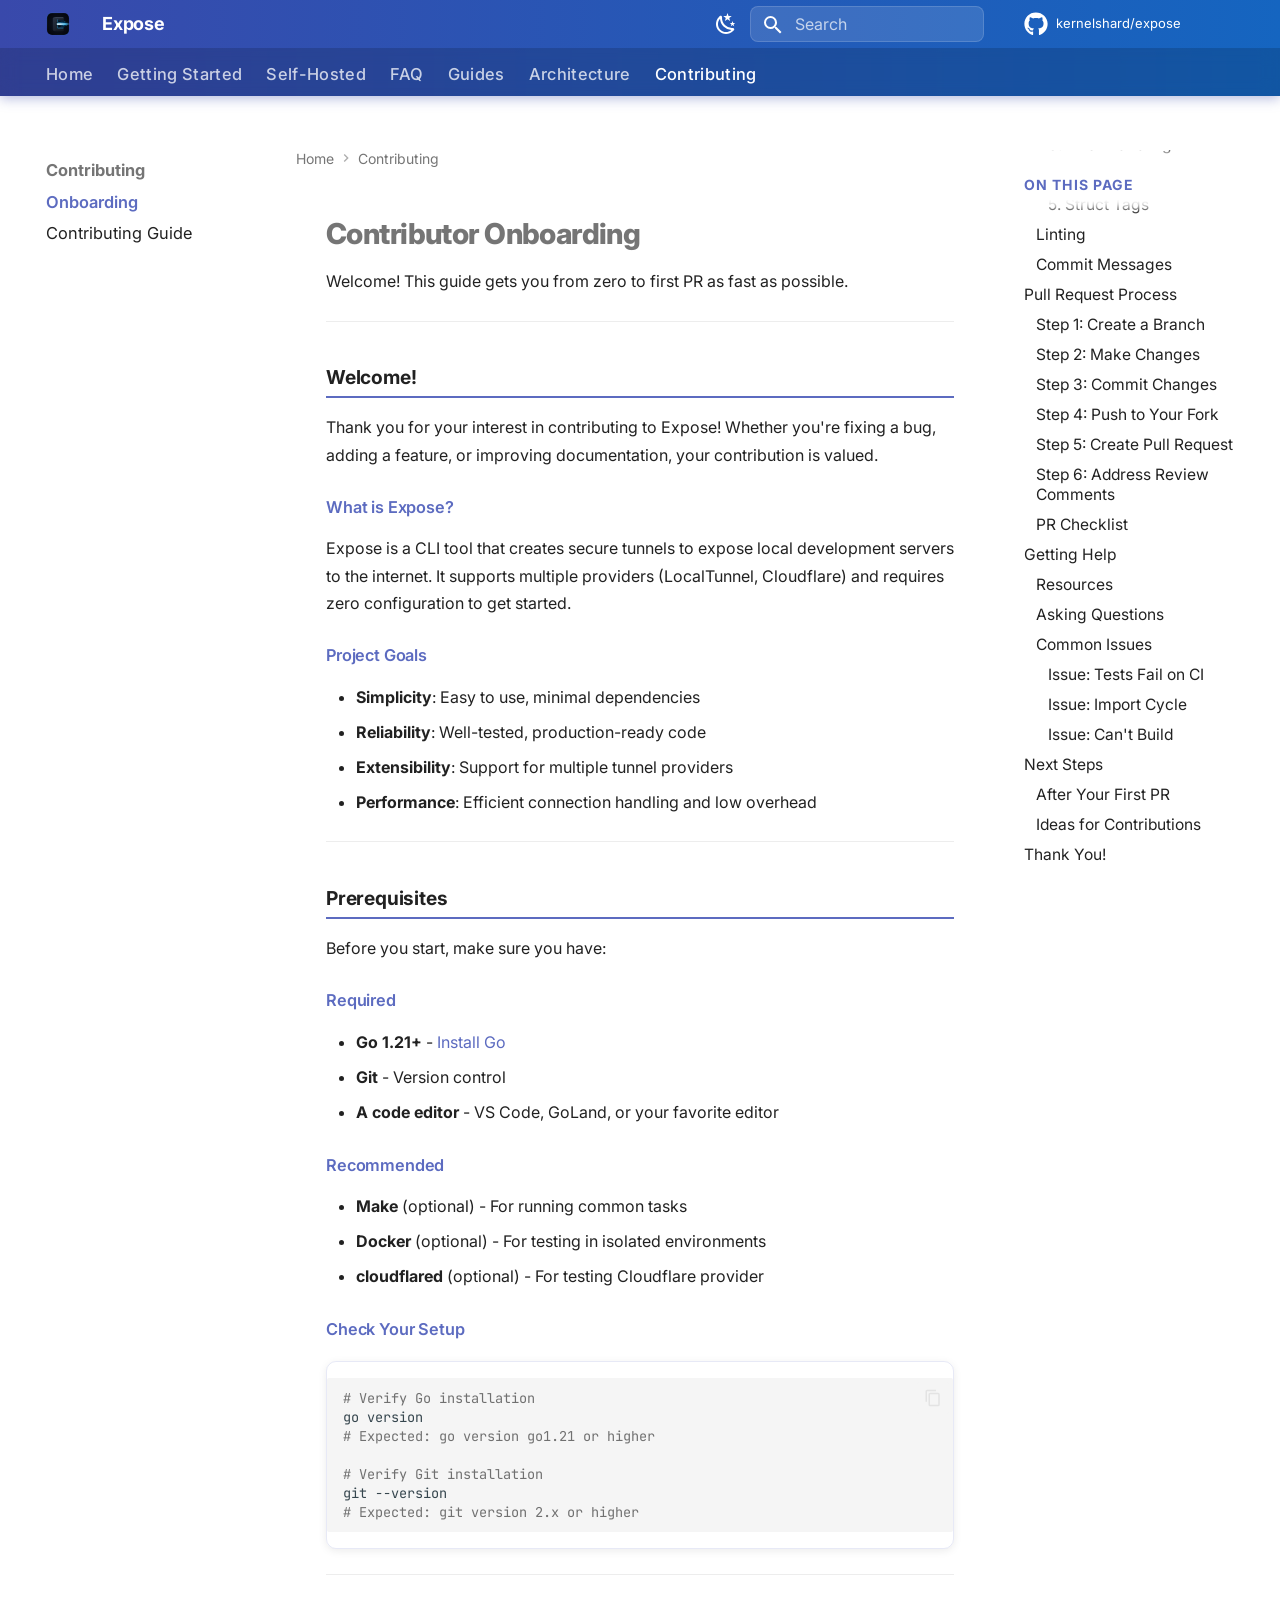
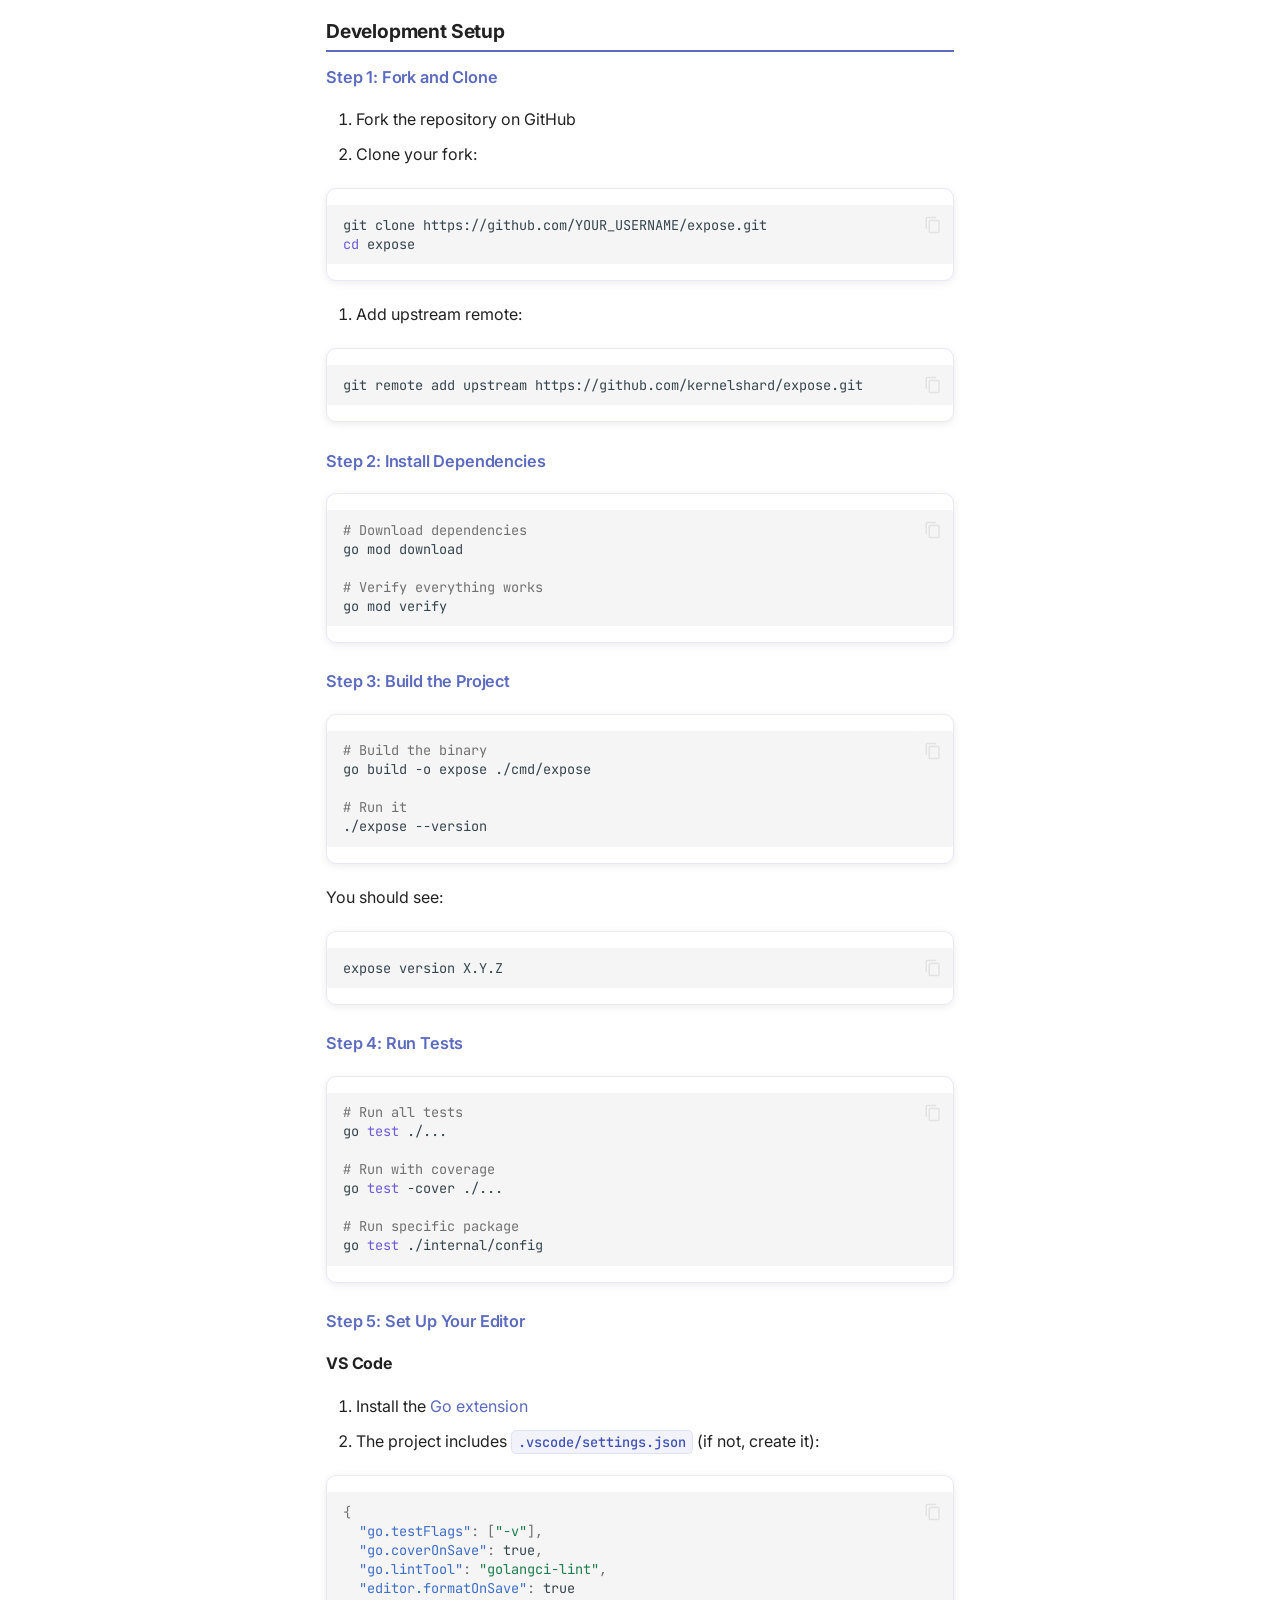
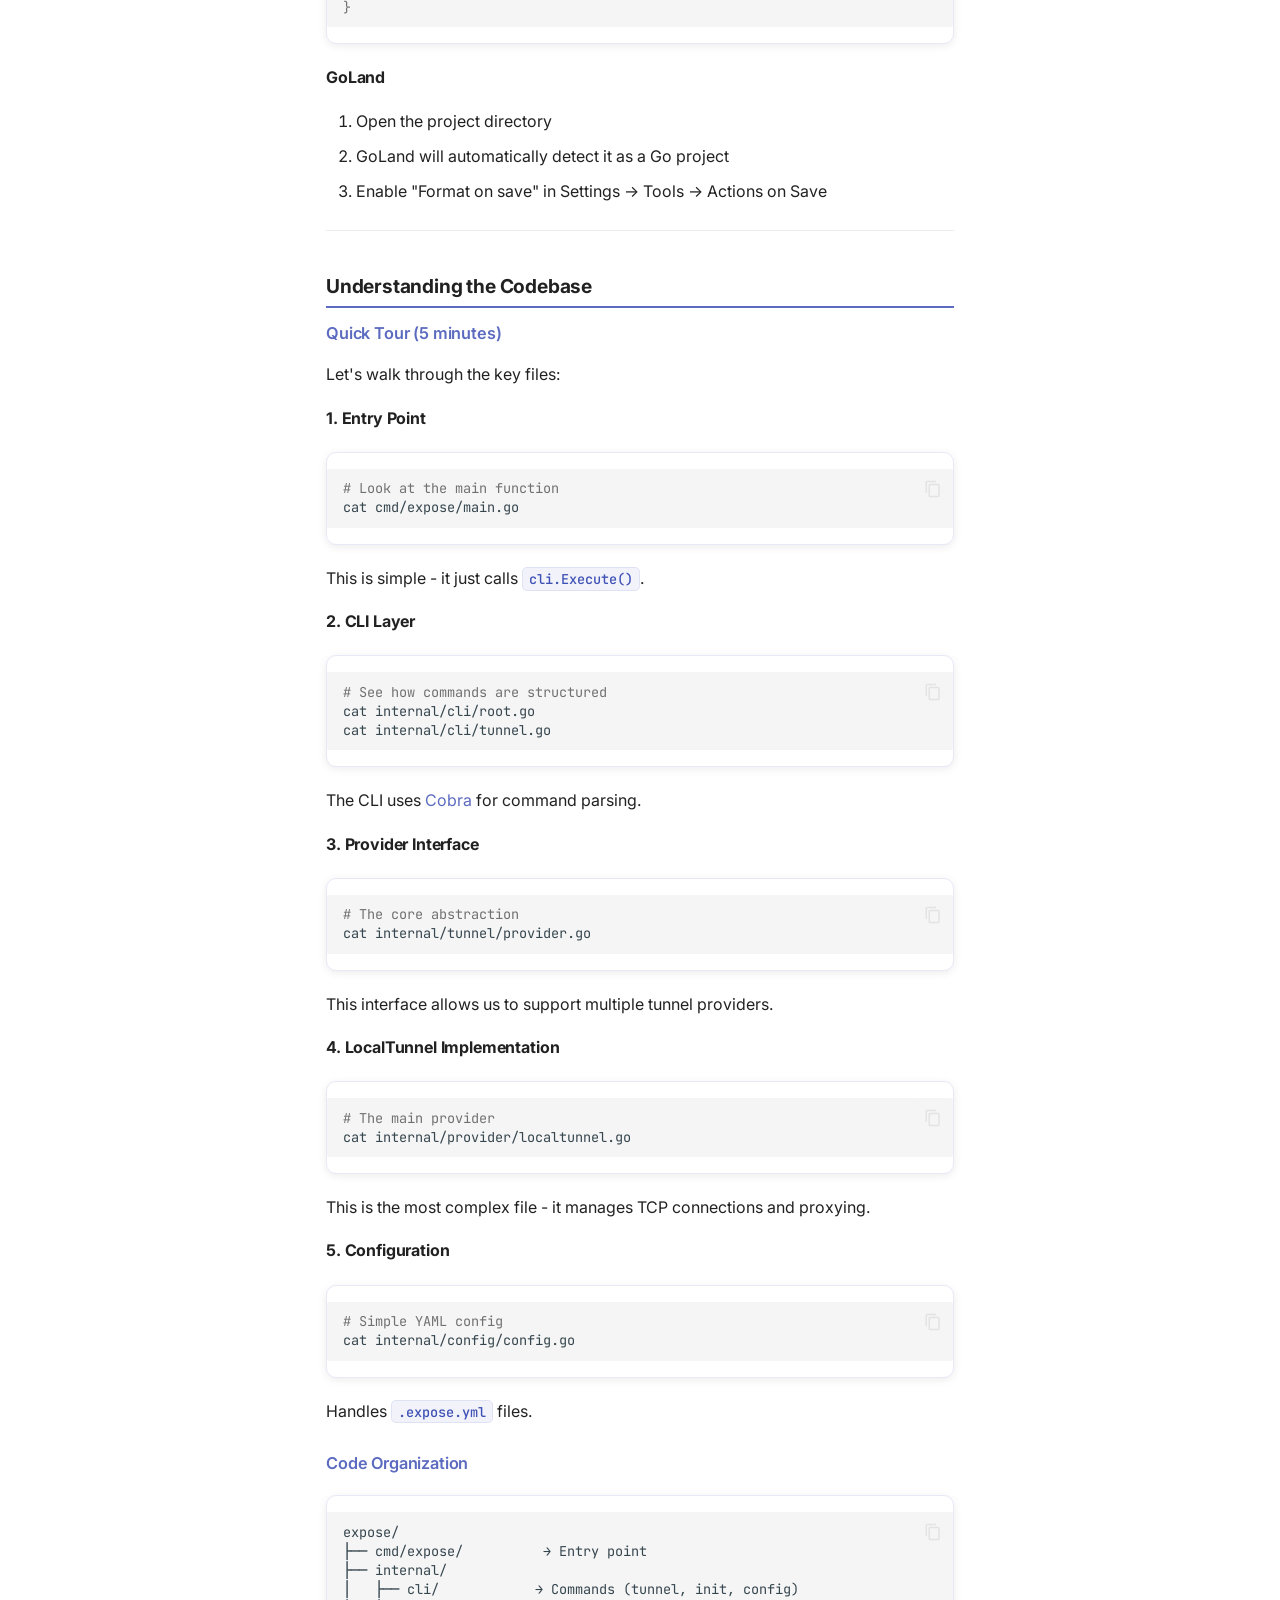
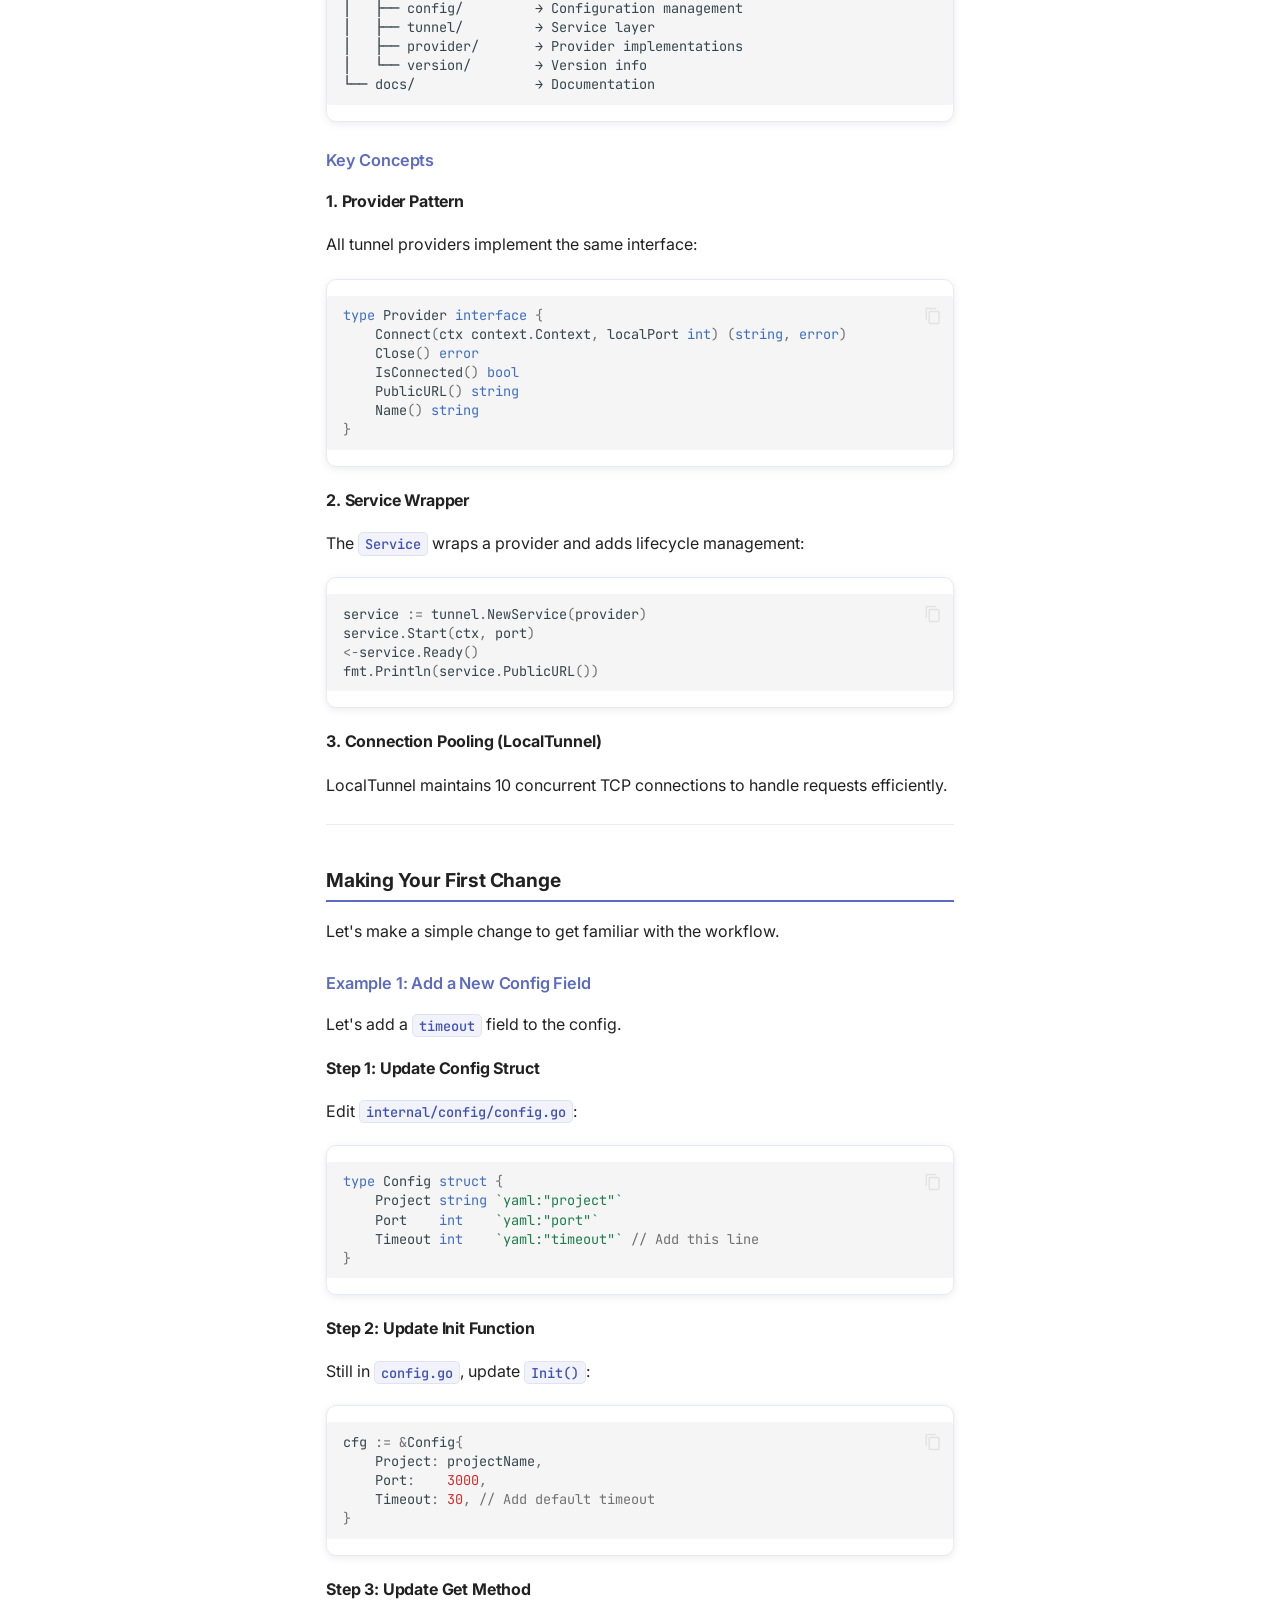
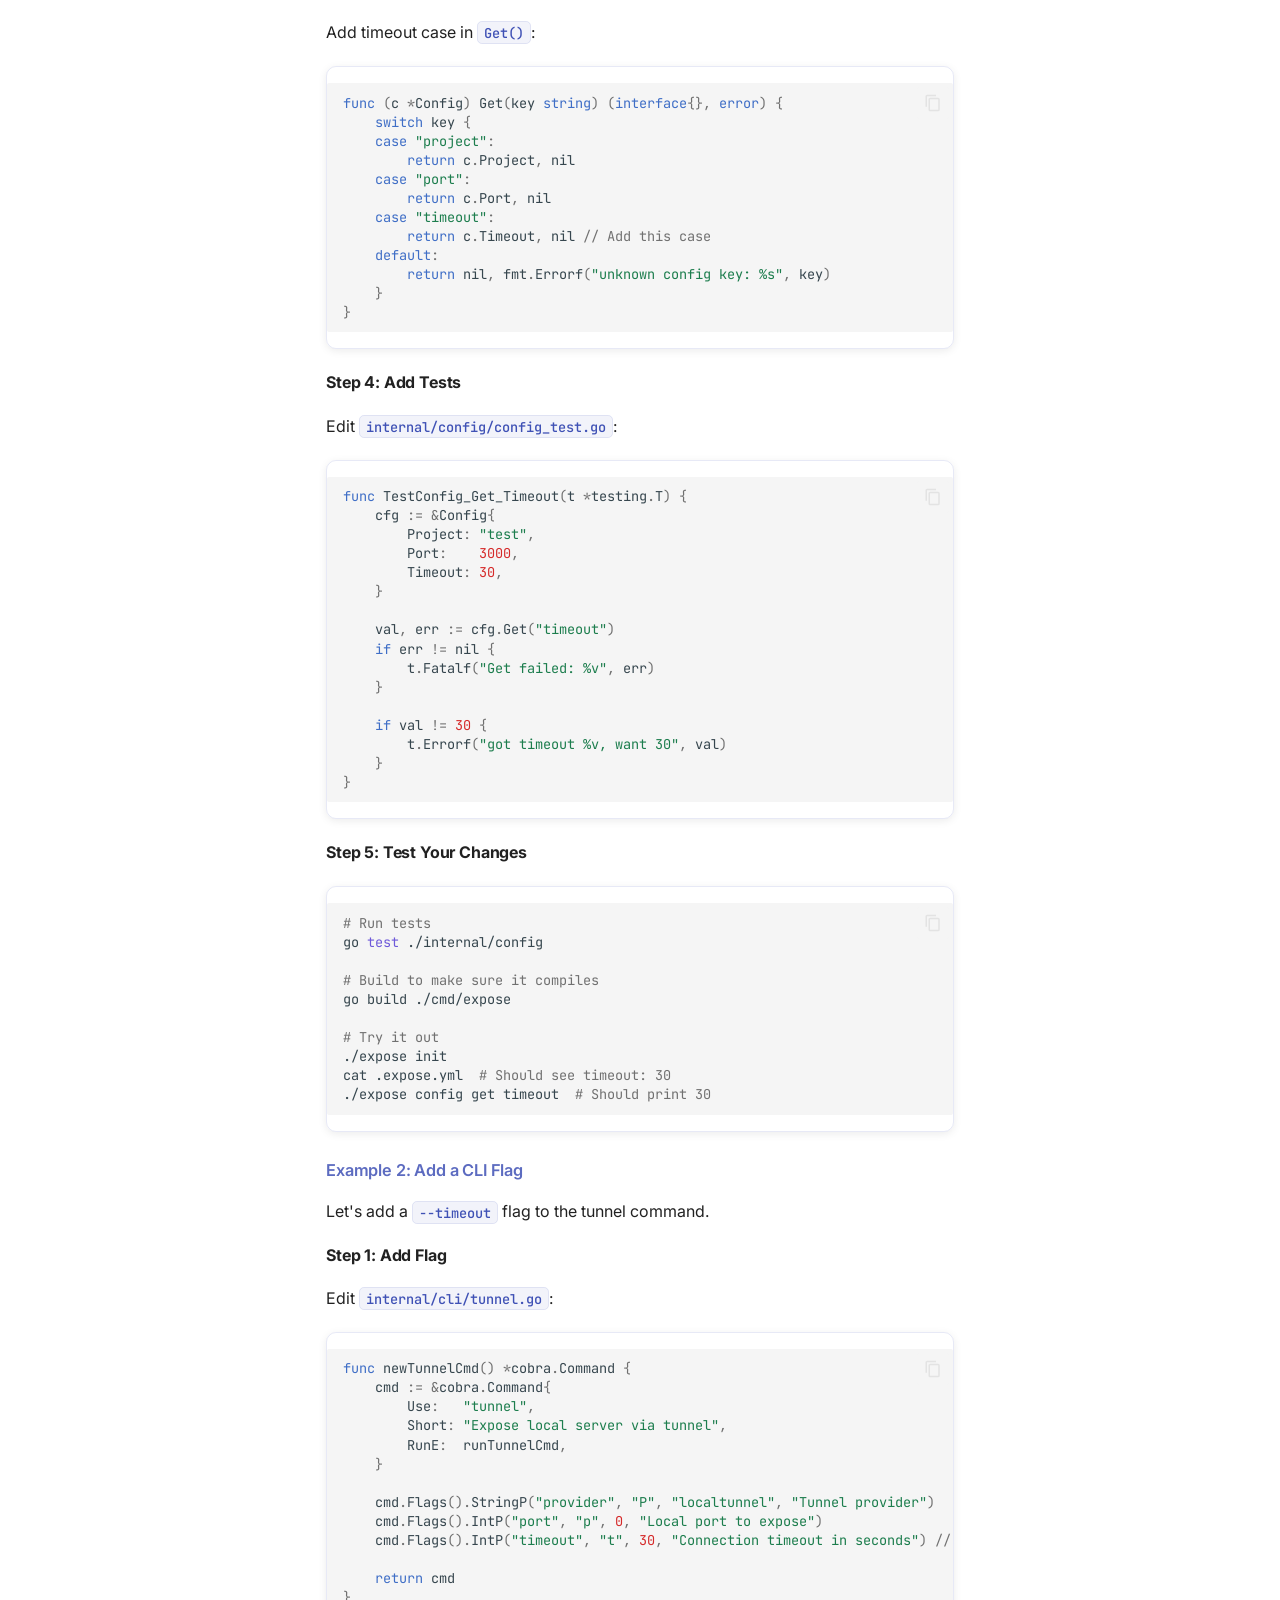
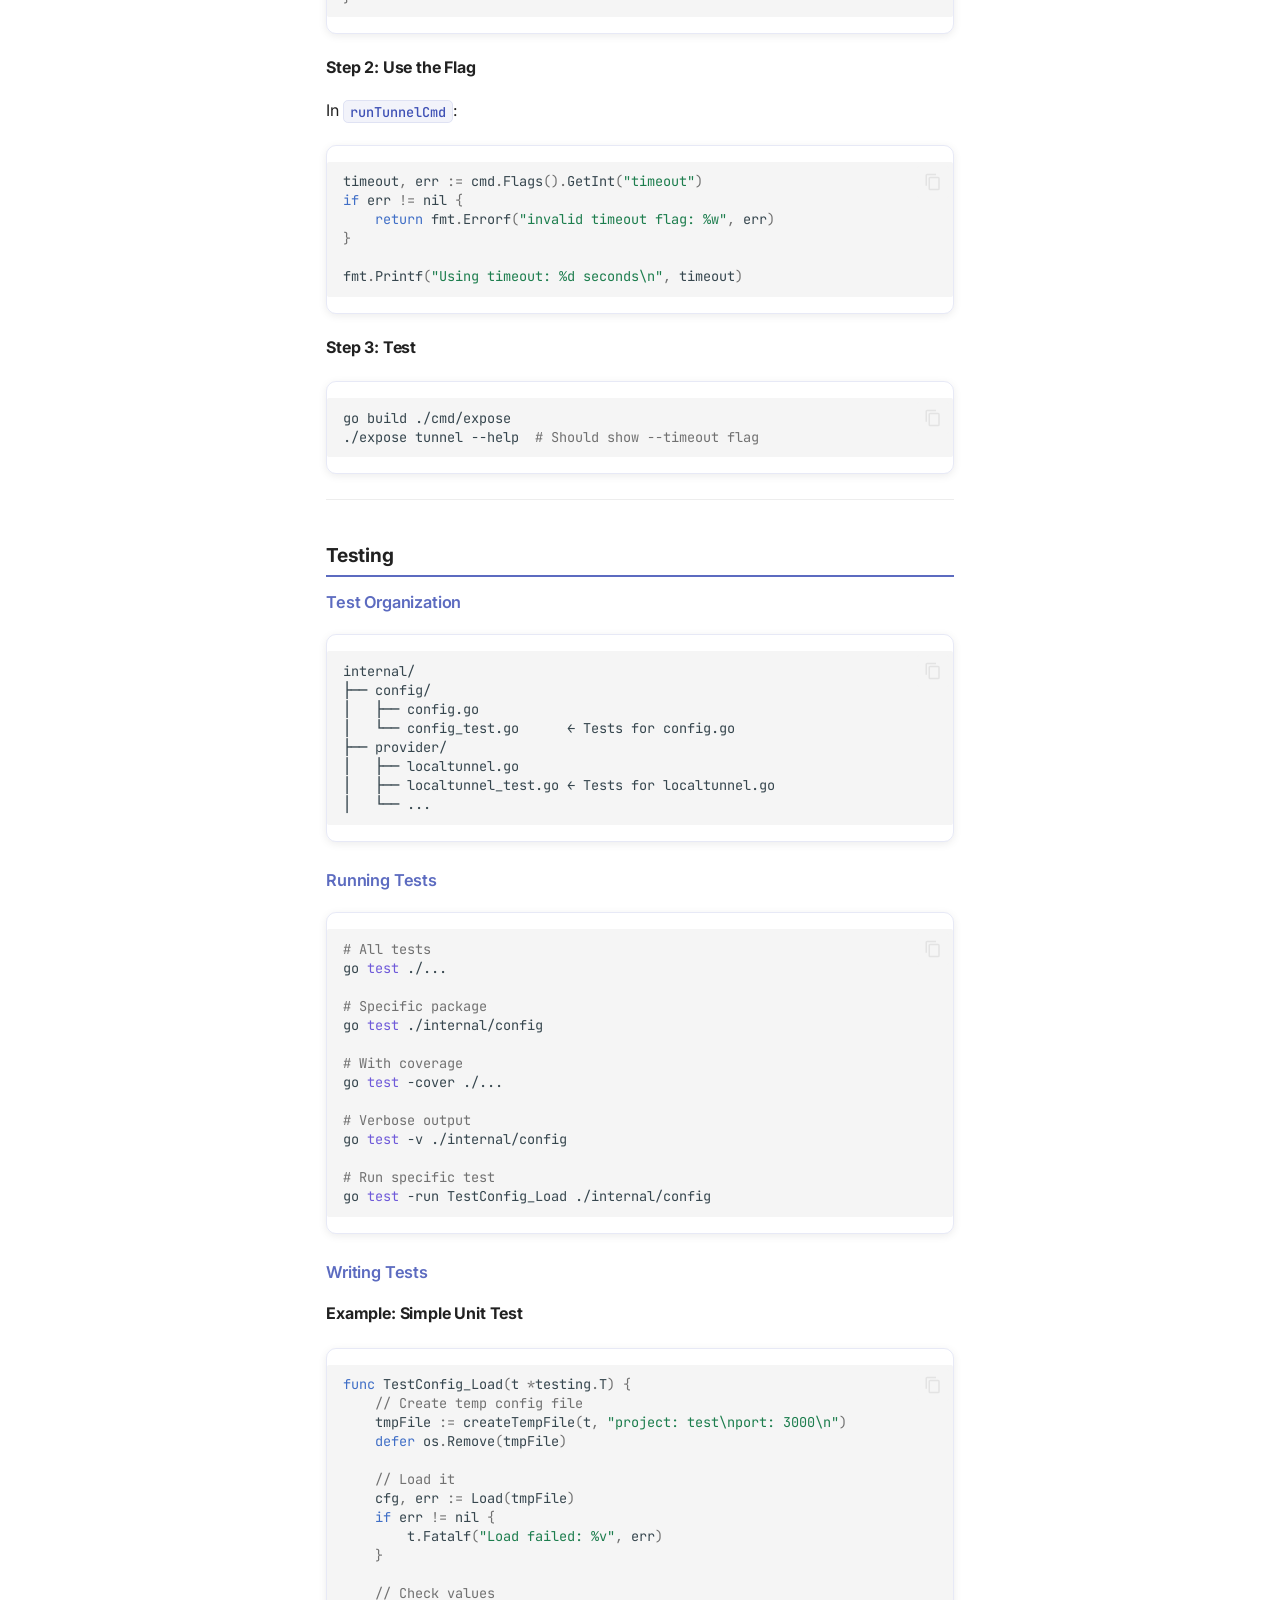
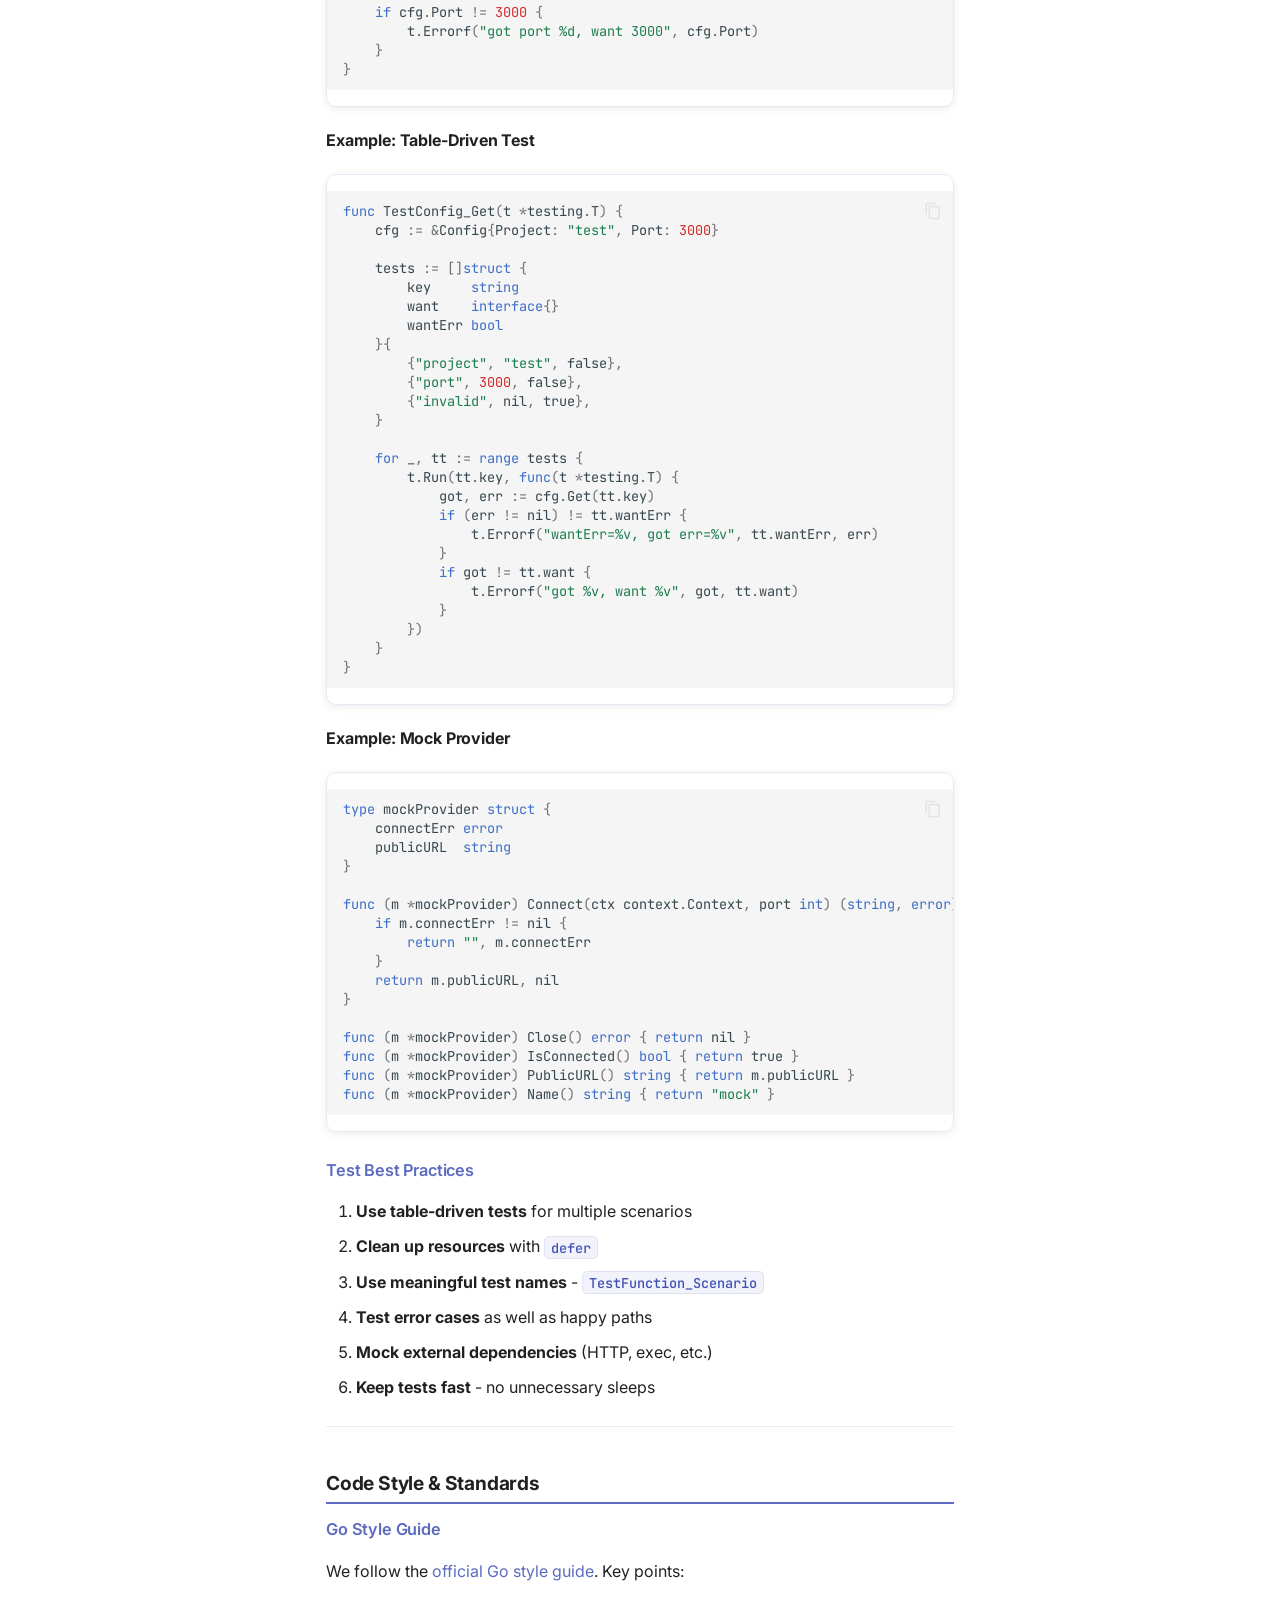
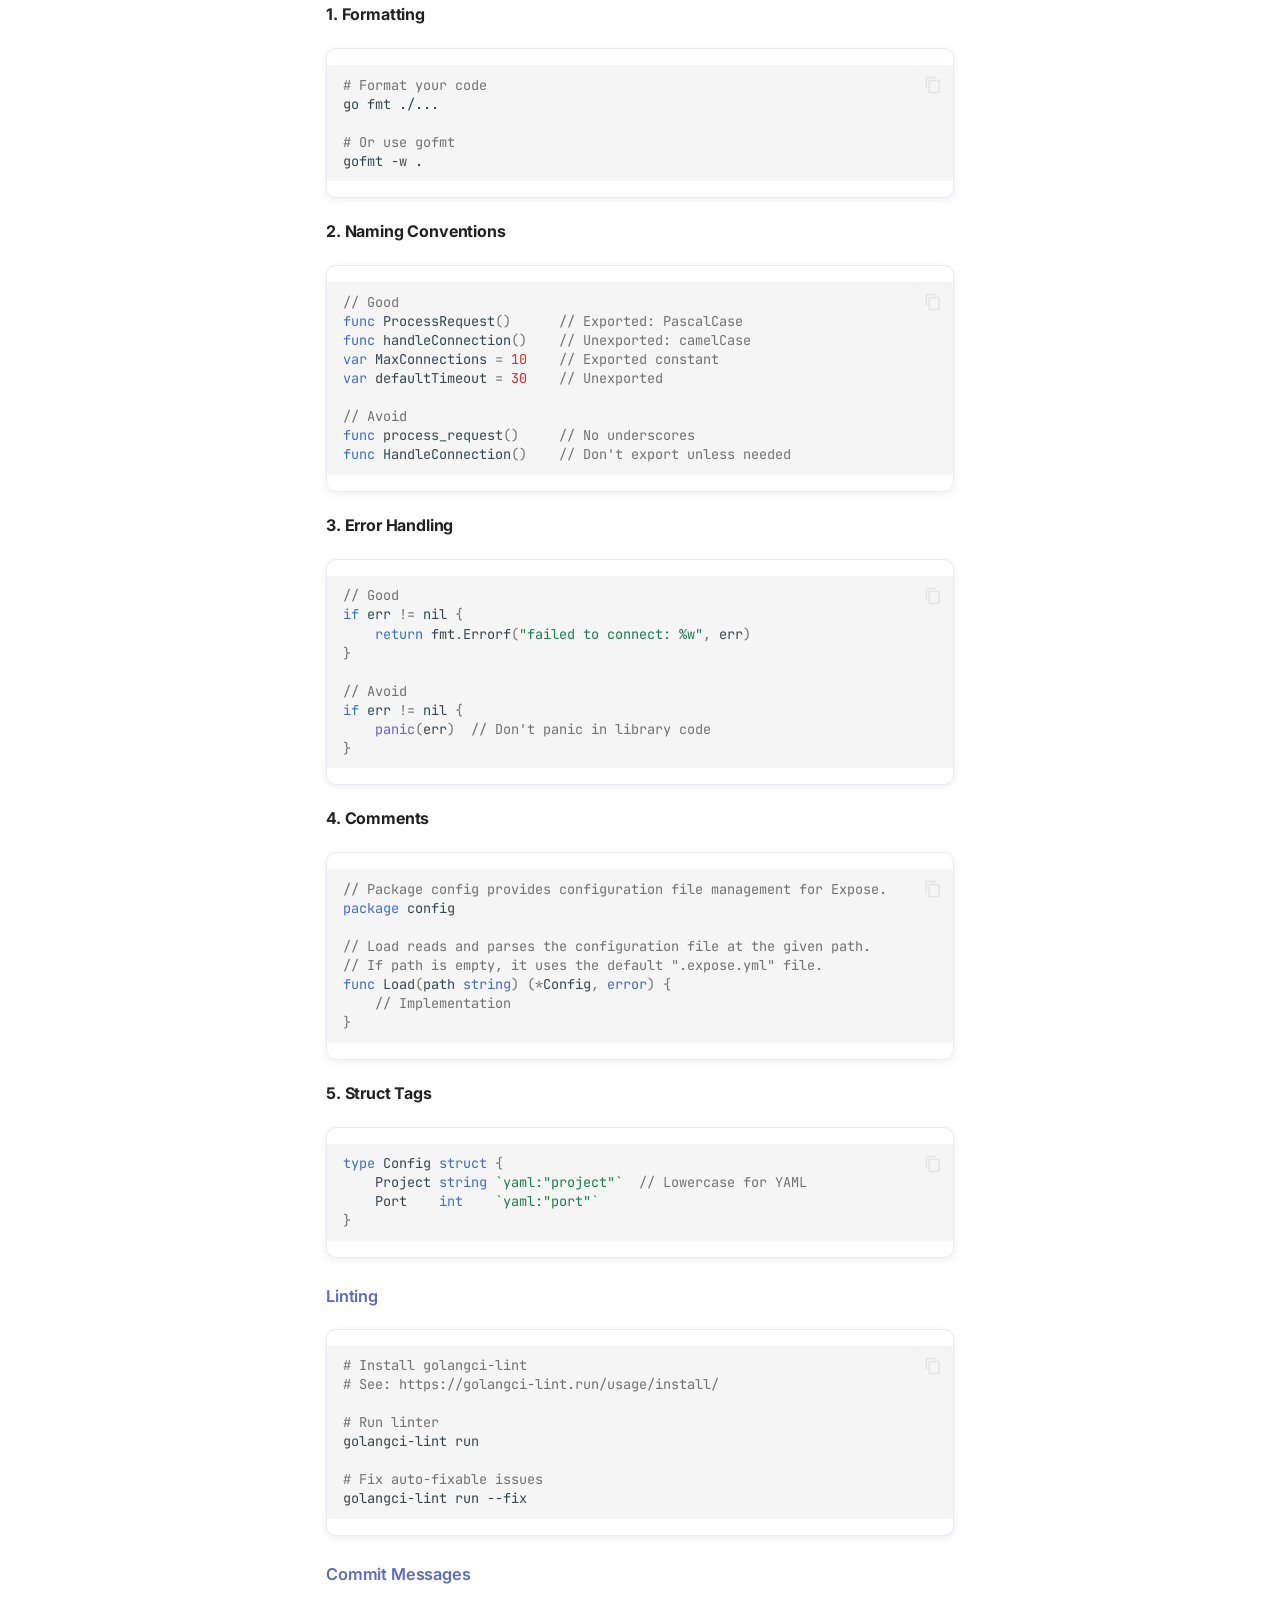
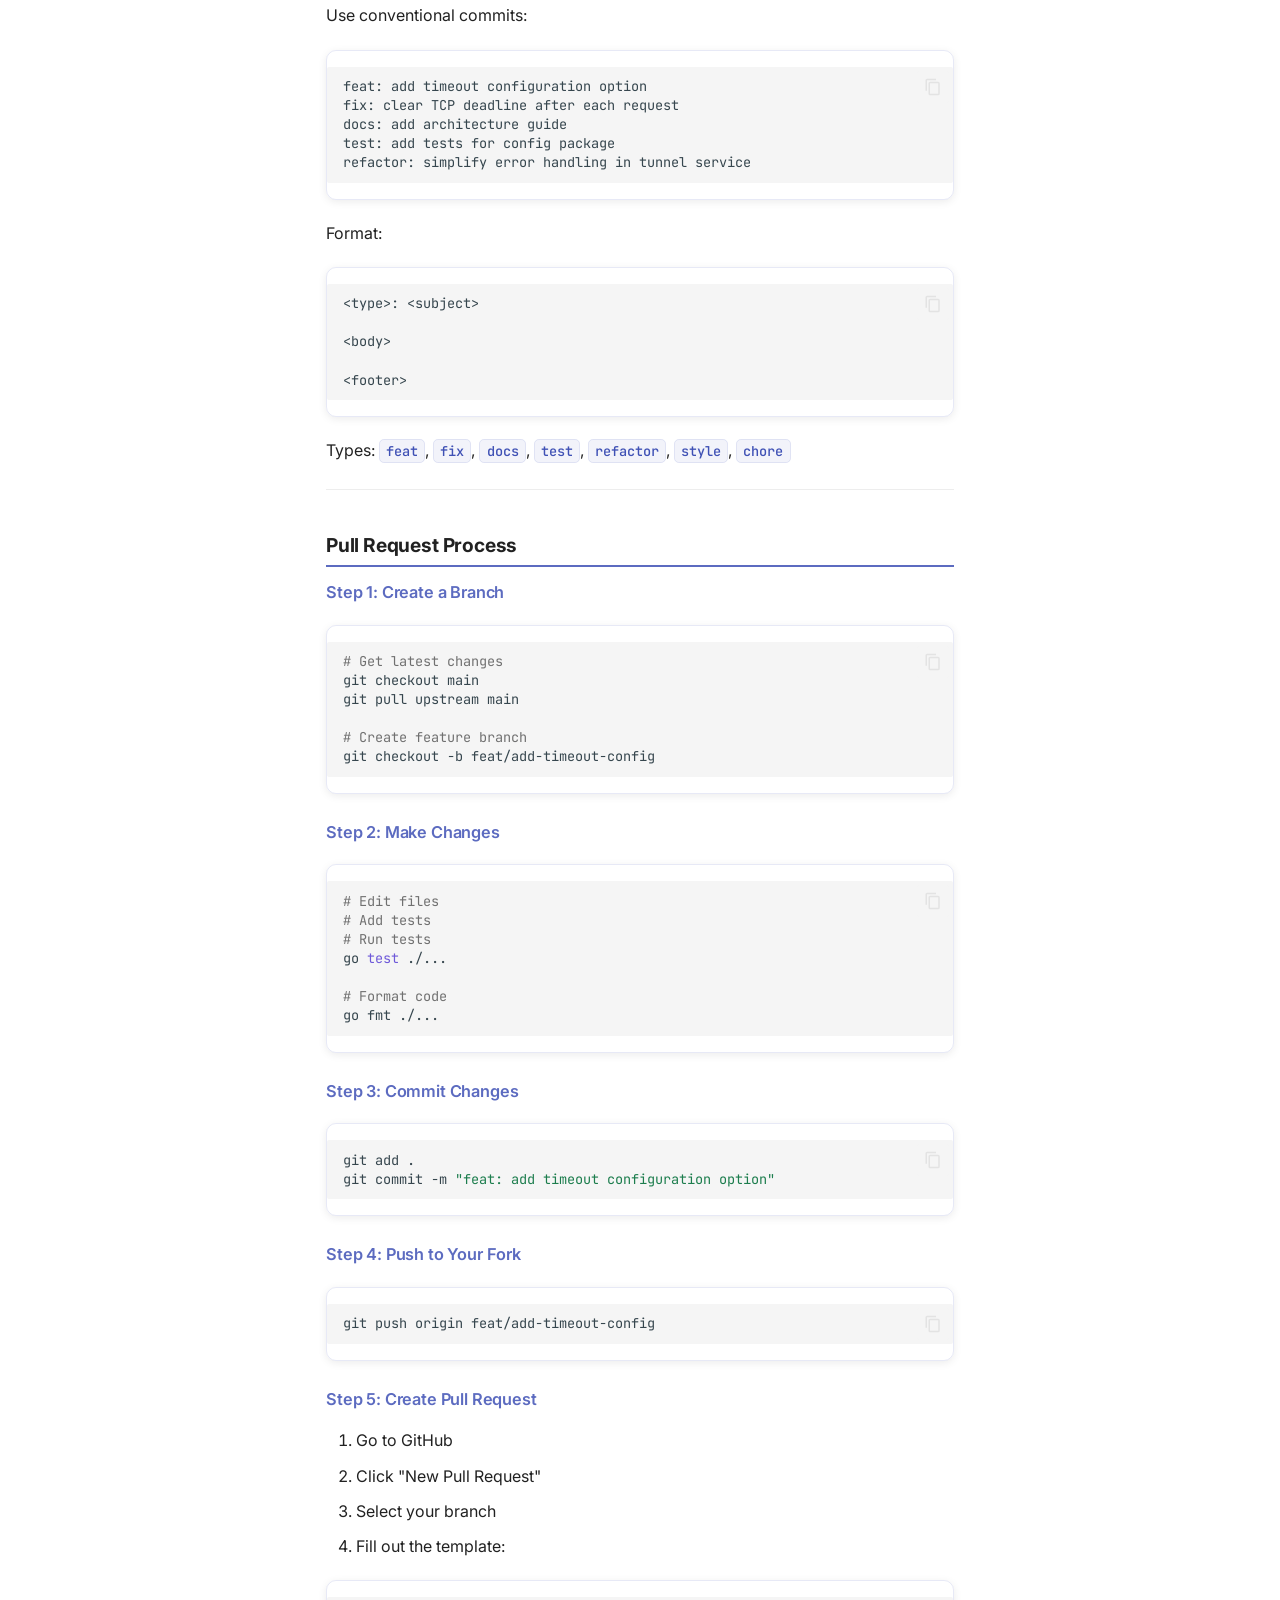
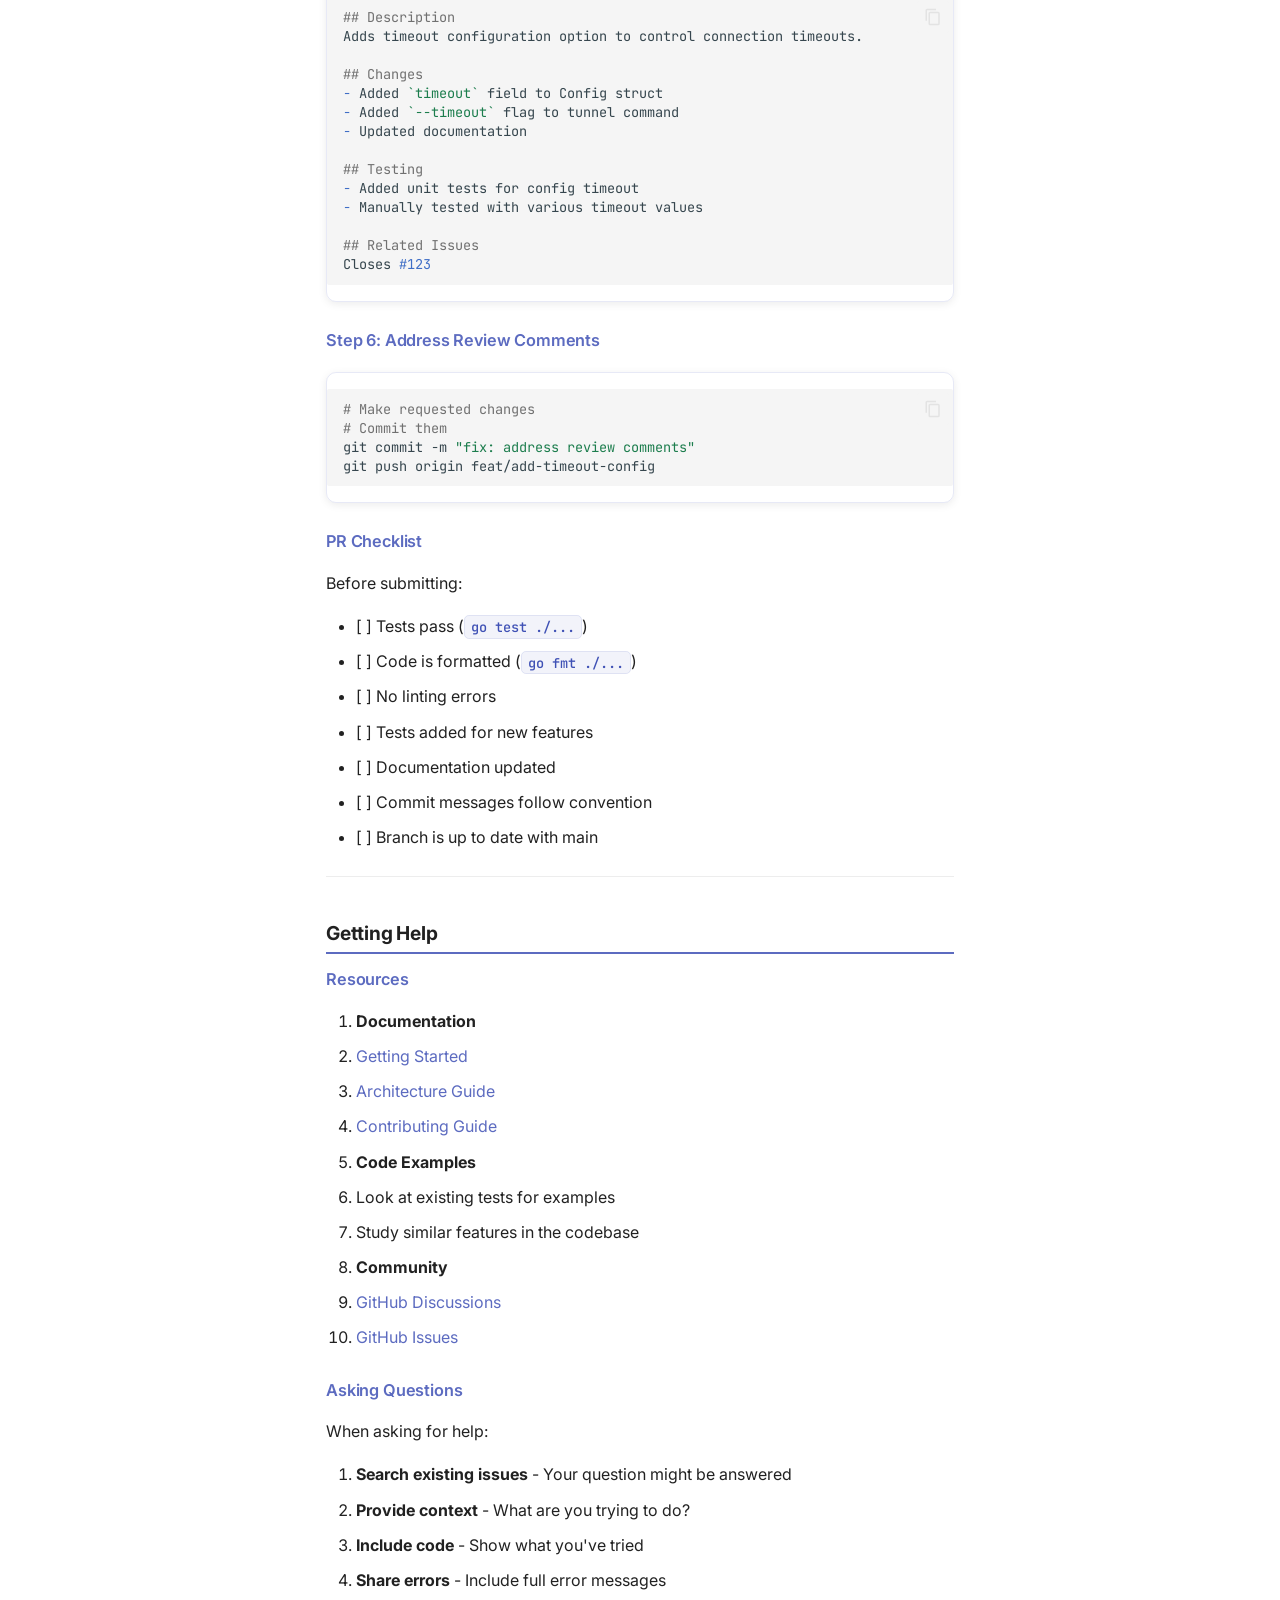
<file: ONBOARDING.html>
<!doctype html>
<html lang="en" class="no-js">
  <head>
    
      <meta charset="utf-8">
      <meta name="viewport" content="width=device-width,initial-scale=1">
      
        <meta name="description" content="Set up a local Expose development environment and make your first contribution.">
      
      
        <meta name="author" content="kernelshard">
      
      
        <link rel="canonical" href="https://kernelshard.github.io/expose/ONBOARDING.html">
      
      
        <link rel="prev" href="ARCHITECTURE.html">
      
      
        <link rel="next" href="CONTRIBUTING.html">
      
      
        
      
      
      <link rel="icon" href="assets/images/favicon.png">
      <meta name="generator" content="mkdocs-1.6.1, mkdocs-material-9.8.2">
    
    
      
        <title>Contributor Onboarding - Expose</title>
      
    
    
      <link rel="stylesheet" href="assets/stylesheets/main.57a0d79d.min.css">
      
        
        <link rel="stylesheet" href="assets/stylesheets/palette.fb2fffe2.min.css">
      
      


    
    
      
    
    
      
        
        
        <link rel="preconnect" href="https://fonts.gstatic.com" crossorigin>
        <link rel="stylesheet" href="https://fonts.googleapis.com/css?family=Inter:300,300i,400,400i,700,700i%7CJetBrains+Mono:400,400i,700,700i&display=fallback">
        <style>:root{--md-text-font:"Inter";--md-code-font:"JetBrains Mono"}</style>
      
    
    
      <link rel="stylesheet" href="stylesheets/custom.css">
    
    <script>__md_scope=new URL(".",location),__md_hash=e=>[...e].reduce(((e,_)=>(e<<5)-e+_.charCodeAt(0)),0),__md_get=(e,_=localStorage,t=__md_scope)=>JSON.parse(_.getItem(t.pathname+"."+e)),__md_set=(e,_,t=localStorage,a=__md_scope)=>{try{t.setItem(a.pathname+"."+e,JSON.stringify(_))}catch(e){}}</script>
    
      

    
    
  <!-- Google Search Console Verification -->
  <meta name="google-site-verification" content="svWmlb_sRs-5fFOw_f78x7ZrqtLPOv7zfHEW4vqskrg" />

  <!-- Favicon & Search Engine Icons (Google 48px Multiple Compliant) -->
  <link rel="icon" type="image/svg+xml" href="https://kernelshard.github.io/expose/assets/images/logo.svg">
  <link rel="icon" type="image/png" sizes="192x192" href="https://kernelshard.github.io/expose/assets/images/favicon-192.png">
  <link rel="icon" type="image/png" sizes="96x96" href="https://kernelshard.github.io/expose/assets/images/favicon-96.png">
  <link rel="icon" type="image/png" sizes="48x48" href="https://kernelshard.github.io/expose/assets/images/favicon-48.png">
  <link rel="apple-touch-icon" sizes="180x180" href="https://kernelshard.github.io/expose/assets/images/favicon-192.png">

  <!-- Open Graph / Facebook / Discord -->
  <meta property="og:type" content="website">
  <meta property="og:title" content="Onboarding — Expose">
  <meta property="og:description" content="Set up a local Expose development environment and make your first contribution.">
  <meta property="og:image" content="https://kernelshard.github.io/expose/social-preview.png">
  <meta property="og:url" content="https://kernelshard.github.io/expose/ONBOARDING.html">

  <!-- Twitter / X -->
  <meta name="twitter:card" content="summary_large_image">
  <meta name="twitter:title" content="Onboarding — Expose">
  <meta name="twitter:description" content="Set up a local Expose development environment and make your first contribution.">
  <meta name="twitter:image" content="https://kernelshard.github.io/expose/social-preview.png">

  <!-- Machine-Readable LLM Documentation -->
  <link rel="alternate" type="text/plain" href="https://kernelshard.github.io/expose/llms.txt" title="LLM Documentation (Index)">
  <link rel="alternate" type="text/plain" href="https://kernelshard.github.io/expose/llms-full.txt" title="LLM Documentation (Full)">

  <!-- JSON-LD Structured Data for Software Application -->
  <script type="application/ld+json">
  {
    "@context": "https://schema.org",
    "@type": "SoftwareApplication",
    "name": "Expose",
    "applicationCategory": "DeveloperApplication",
    "operatingSystem": "macOS, Linux, Windows",
    "programmingLanguage": "Go",
    "softwareVersion": "0.5.2",
    "description": "The open-source, single-binary Go (Golang) alternative to ngrok. Expose local ports via LocalTunnel, Cloudflare, or a self-hosted server with zero signup.",
    "url": "https://kernelshard.github.io/expose/",
    "downloadUrl": "https://github.com/kernelshard/expose/releases",
    "license": "https://www.apache.org/licenses/LICENSE-2.0",
    "author": {
      "@type": "Person",
      "name": "Samiul Sk",
      "url": "https://github.com/kernelshard"
    },
    "offers": {
      "@type": "Offer",
      "price": "0",
      "priceCurrency": "USD"
    }
  }
  </script>

  

  </head>
  
  
    
    
      
    
    
    
    
    <body dir="ltr" data-md-color-scheme="default" data-md-color-primary="custom" data-md-color-accent="custom">
  
    
    <input class="md-toggle" data-md-toggle="drawer" type="checkbox" id="__drawer" autocomplete="off">
    <input class="md-toggle" data-md-toggle="search" type="checkbox" id="__search" autocomplete="off">
    <label class="md-overlay" for="__drawer"></label>
    <div data-md-component="skip">
      
        
        <a href="#contributor-onboarding" class="md-skip">
          Skip to content
        </a>
      
    </div>
    <div data-md-component="announce">
      
    </div>
    
    
      

  

<header class="md-header md-header--shadow md-header--lifted" data-md-component="header">
  <nav class="md-header__inner md-grid" aria-label="Header">
    <a href="index.html" title="Expose" class="md-header__button md-logo" aria-label="Expose" data-md-component="logo">
      
  <img src="assets/images/logo.svg" alt="logo">

    </a>
    <label class="md-header__button md-icon" for="__drawer">
      
      <svg xmlns="http://www.w3.org/2000/svg" viewBox="0 0 24 24"><path d="M3 6h18v2H3zm0 5h18v2H3zm0 5h18v2H3z"/></svg>
    </label>
    <div class="md-header__title" data-md-component="header-title">
      <div class="md-header__ellipsis">
        <div class="md-header__topic">
          <span class="md-ellipsis">
            Expose
          </span>
        </div>
        <div class="md-header__topic" data-md-component="header-topic">
          <span class="md-ellipsis">
            
              Contributor Onboarding
            
          </span>
        </div>
      </div>
    </div>
    
      
        <form class="md-header__option" data-md-component="palette">
  
    
    
    
    <input class="md-option" data-md-color-media="(prefers-color-scheme: light)" data-md-color-scheme="default" data-md-color-primary="custom" data-md-color-accent="custom"  aria-label="Switch to dark mode"  type="radio" name="__palette" id="__palette_0">
    
      <label class="md-header__button md-icon" title="Switch to dark mode" for="__palette_1" hidden>
        <svg xmlns="http://www.w3.org/2000/svg" viewBox="0 0 24 24"><path d="m17.75 4.09-2.53 1.94.91 3.06-2.63-1.81-2.63 1.81.91-3.06-2.53-1.94L12.44 4l1.06-3 1.06 3zm3.5 6.91-1.64 1.25.59 1.98-1.7-1.17-1.7 1.17.59-1.98L15.75 11l2.06-.05L18.5 9l.69 1.95zm-2.28 4.95c.83-.08 1.72 1.1 1.19 1.85-.32.45-.66.87-1.08 1.27C15.17 23 8.84 23 4.94 19.07c-3.91-3.9-3.91-10.24 0-14.14.4-.4.82-.76 1.27-1.08.75-.53 1.93.36 1.85 1.19-.27 2.86.69 5.83 2.89 8.02a9.96 9.96 0 0 0 8.02 2.89m-1.64 2.02a12.08 12.08 0 0 1-7.8-3.47c-2.17-2.19-3.33-5-3.49-7.82-2.81 3.14-2.7 7.96.31 10.98 3.02 3.01 7.84 3.12 10.98.31"/></svg>
      </label>
    
  
    
    
    
    <input class="md-option" data-md-color-media="(prefers-color-scheme: dark)" data-md-color-scheme="slate" data-md-color-primary="custom" data-md-color-accent="custom"  aria-label="Switch to light mode"  type="radio" name="__palette" id="__palette_1">
    
      <label class="md-header__button md-icon" title="Switch to light mode" for="__palette_0" hidden>
        <svg xmlns="http://www.w3.org/2000/svg" viewBox="0 0 24 24"><path d="M12 7a5 5 0 0 1 5 5 5 5 0 0 1-5 5 5 5 0 0 1-5-5 5 5 0 0 1 5-5m0 2a3 3 0 0 0-3 3 3 3 0 0 0 3 3 3 3 0 0 0 3-3 3 3 0 0 0-3-3m0-7 2.39 3.42C13.65 5.15 12.84 5 12 5s-1.65.15-2.39.42zM3.34 7l4.16-.35A7.2 7.2 0 0 0 5.94 8.5c-.44.74-.69 1.5-.83 2.29zm.02 10 1.76-3.77a7.131 7.131 0 0 0 2.38 4.14zM20.65 7l-1.77 3.79a7.02 7.02 0 0 0-2.38-4.15zm-.01 10-4.14.36c.59-.51 1.12-1.14 1.54-1.86.42-.73.69-1.5.83-2.29zM12 22l-2.41-3.44c.74.27 1.55.44 2.41.44.82 0 1.63-.17 2.37-.44z"/></svg>
      </label>
    
  
</form>
      
    
    
      <script>var palette=__md_get("__palette");if(palette&&palette.color){if("(prefers-color-scheme)"===palette.color.media){var media=matchMedia("(prefers-color-scheme: light)"),input=document.querySelector(media.matches?"[data-md-color-media='(prefers-color-scheme: light)']":"[data-md-color-media='(prefers-color-scheme: dark)']");palette.color.media=input.getAttribute("data-md-color-media"),palette.color.scheme=input.getAttribute("data-md-color-scheme"),palette.color.primary=input.getAttribute("data-md-color-primary"),palette.color.accent=input.getAttribute("data-md-color-accent")}for(var[key,value]of Object.entries(palette.color))document.body.setAttribute("data-md-color-"+key,value)}</script>
    
    
    
      
      
        <label class="md-header__button md-icon" for="__search">
          
          <svg xmlns="http://www.w3.org/2000/svg" viewBox="0 0 24 24"><path d="M9.5 3A6.5 6.5 0 0 1 16 9.5c0 1.61-.59 3.09-1.56 4.23l.27.27h.79l5 5-1.5 1.5-5-5v-.79l-.27-.27A6.52 6.52 0 0 1 9.5 16 6.5 6.5 0 0 1 3 9.5 6.5 6.5 0 0 1 9.5 3m0 2C7 5 5 7 5 9.5S7 14 9.5 14 14 12 14 9.5 12 5 9.5 5"/></svg>
        </label>
        <div class="md-search" data-md-component="search" role="dialog">
  <label class="md-search__overlay" for="__search"></label>
  <div class="md-search__inner" role="search">
    <form class="md-search__form" name="search">
      <input type="text" class="md-search__input" name="query" aria-label="Search" placeholder="Search" autocapitalize="off" autocorrect="off" autocomplete="off" spellcheck="false" data-md-component="search-query" required>
      <label class="md-search__icon md-icon" for="__search">
        
        <svg xmlns="http://www.w3.org/2000/svg" viewBox="0 0 24 24"><path d="M9.5 3A6.5 6.5 0 0 1 16 9.5c0 1.61-.59 3.09-1.56 4.23l.27.27h.79l5 5-1.5 1.5-5-5v-.79l-.27-.27A6.52 6.52 0 0 1 9.5 16 6.5 6.5 0 0 1 3 9.5 6.5 6.5 0 0 1 9.5 3m0 2C7 5 5 7 5 9.5S7 14 9.5 14 14 12 14 9.5 12 5 9.5 5"/></svg>
        
        <svg xmlns="http://www.w3.org/2000/svg" viewBox="0 0 24 24"><path d="M20 11v2H8l5.5 5.5-1.42 1.42L4.16 12l7.92-7.92L13.5 5.5 8 11z"/></svg>
      </label>
      <nav class="md-search__options" aria-label="Search">
        
          <a href="javascript:void(0)" class="md-search__icon md-icon" title="Share" aria-label="Share" data-clipboard data-clipboard-text="" data-md-component="search-share" tabindex="-1">
            
            <svg xmlns="http://www.w3.org/2000/svg" viewBox="0 0 24 24"><path d="M18 16.08c-.76 0-1.44.3-1.96.77L8.91 12.7c.05-.23.09-.46.09-.7s-.04-.47-.09-.7l7.05-4.11c.54.5 1.25.81 2.04.81a3 3 0 0 0 3-3 3 3 0 0 0-3-3 3 3 0 0 0-3 3c0 .24.04.47.09.7L8.04 9.81C7.5 9.31 6.79 9 6 9a3 3 0 0 0-3 3 3 3 0 0 0 3 3c.79 0 1.5-.31 2.04-.81l7.12 4.15c-.05.21-.08.43-.08.66 0 1.61 1.31 2.91 2.92 2.91s2.92-1.3 2.92-2.91A2.92 2.92 0 0 0 18 16.08"/></svg>
          </a>
        
        <button type="reset" class="md-search__icon md-icon" title="Clear" aria-label="Clear" tabindex="-1">
          
          <svg xmlns="http://www.w3.org/2000/svg" viewBox="0 0 24 24"><path d="M19 6.41 17.59 5 12 10.59 6.41 5 5 6.41 10.59 12 5 17.59 6.41 19 12 13.41 17.59 19 19 17.59 13.41 12z"/></svg>
        </button>
      </nav>
      
        <div class="md-search__suggest" data-md-component="search-suggest"></div>
      
    </form>
    <div class="md-search__output">
      <div class="md-search__scrollwrap" tabindex="0" data-md-scrollfix>
        <div class="md-search-result" data-md-component="search-result">
          <div class="md-search-result__meta">
            Initializing search
          </div>
          <ol class="md-search-result__list" role="presentation"></ol>
        </div>
      </div>
    </div>
  </div>
</div>
      
    
    
      <div class="md-header__source">
        <a href="https://github.com/kernelshard/expose" title="Go to repository" class="md-source" data-md-component="source">
  <div class="md-source__icon md-icon">
    
    <svg xmlns="http://www.w3.org/2000/svg" viewBox="0 0 512 512"><!--! Font Awesome Free 7.1.0 by @fontawesome - https://fontawesome.com License - https://fontawesome.com/license/free (Icons: CC BY 4.0, Fonts: SIL OFL 1.1, Code: MIT License) Copyright 2025 Fonticons, Inc.--><path d="M173.9 397.4c0 2-2.3 3.6-5.2 3.6-3.3.3-5.6-1.3-5.6-3.6 0-2 2.3-3.6 5.2-3.6 3-.3 5.6 1.3 5.6 3.6m-31.1-4.5c-.7 2 1.3 4.3 4.3 4.9 2.6 1 5.6 0 6.2-2s-1.3-4.3-4.3-5.2c-2.6-.7-5.5.3-6.2 2.3m44.2-1.7c-2.9.7-4.9 2.6-4.6 4.9.3 2 2.9 3.3 5.9 2.6 2.9-.7 4.9-2.6 4.6-4.6-.3-1.9-3-3.2-5.9-2.9M252.8 8C114.1 8 8 113.3 8 252c0 110.9 69.8 205.8 169.5 239.2 12.8 2.3 17.3-5.6 17.3-12.1 0-6.2-.3-40.4-.3-61.4 0 0-70 15-84.7-29.8 0 0-11.4-29.1-27.8-36.6 0 0-22.9-15.7 1.6-15.4 0 0 24.9 2 38.6 25.8 21.9 38.6 58.6 27.5 72.9 20.9 2.3-16 8.8-27.1 16-33.7-55.9-6.2-112.3-14.3-112.3-110.5 0-27.5 7.6-41.3 23.6-58.9-2.6-6.5-11.1-33.3 2.6-67.9 20.9-6.5 69 27 69 27 20-5.6 41.5-8.5 62.8-8.5s42.8 2.9 62.8 8.5c0 0 48.1-33.6 69-27 13.7 34.7 5.2 61.4 2.6 67.9 16 17.7 25.8 31.5 25.8 58.9 0 96.5-58.9 104.2-114.8 110.5 9.2 7.9 17 22.9 17 46.4 0 33.7-.3 75.4-.3 83.6 0 6.5 4.6 14.4 17.3 12.1C436.2 457.8 504 362.9 504 252 504 113.3 391.5 8 252.8 8M105.2 352.9c-1.3 1-1 3.3.7 5.2 1.6 1.6 3.9 2.3 5.2 1 1.3-1 1-3.3-.7-5.2-1.6-1.6-3.9-2.3-5.2-1m-10.8-8.1c-.7 1.3.3 2.9 2.3 3.9 1.6 1 3.6.7 4.3-.7.7-1.3-.3-2.9-2.3-3.9-2-.6-3.6-.3-4.3.7m32.4 35.6c-1.6 1.3-1 4.3 1.3 6.2 2.3 2.3 5.2 2.6 6.5 1 1.3-1.3.7-4.3-1.3-6.2-2.2-2.3-5.2-2.6-6.5-1m-11.4-14.7c-1.6 1-1.6 3.6 0 5.9s4.3 3.3 5.6 2.3c1.6-1.3 1.6-3.9 0-6.2-1.4-2.3-4-3.3-5.6-2"/></svg>
  </div>
  <div class="md-source__repository">
    kernelshard/expose
  </div>
</a>
      </div>
    
  </nav>
  
    
      
<nav class="md-tabs" aria-label="Tabs" data-md-component="tabs">
  <div class="md-grid">
    <ul class="md-tabs__list">
      
        
  
  
  
  
    <li class="md-tabs__item">
      <a href="index.html" class="md-tabs__link">
        
  
  
    
  
  Home

      </a>
    </li>
  

      
        
  
  
  
  
    <li class="md-tabs__item">
      <a href="GETTING_STARTED.html" class="md-tabs__link">
        
  
  
    
  
  Getting Started

      </a>
    </li>
  

      
        
  
  
  
  
    <li class="md-tabs__item">
      <a href="SELF_HOSTED.html" class="md-tabs__link">
        
  
  
    
  
  Self-Hosted

      </a>
    </li>
  

      
        
  
  
  
  
    <li class="md-tabs__item">
      <a href="FAQ.html" class="md-tabs__link">
        
  
  
    
  
  FAQ

      </a>
    </li>
  

      
        
  
  
  
  
    
    
      <li class="md-tabs__item">
        <a href="guides/local-webhook-testing.html" class="md-tabs__link">
          
  
  
    
  
  Guides

        </a>
      </li>
    
  

      
        
  
  
  
  
    <li class="md-tabs__item">
      <a href="ARCHITECTURE.html" class="md-tabs__link">
        
  
  
    
  
  Architecture

      </a>
    </li>
  

      
        
  
  
  
    
  
  
    
    
      <li class="md-tabs__item md-tabs__item--active">
        <a href="ONBOARDING.html" class="md-tabs__link">
          
  
  
    
  
  Contributing

        </a>
      </li>
    
  

      
    </ul>
  </div>
</nav>
    
  
</header>
    
    <div class="md-container" data-md-component="container">
      
      
        
      
      <main class="md-main" data-md-component="main">
        <div class="md-main__inner md-grid">
          
            
              
              <div class="md-sidebar md-sidebar--primary" data-md-component="sidebar" data-md-type="navigation" >
                <div class="md-sidebar__scrollwrap">
                  <div class="md-sidebar__inner">
                    


  


<nav class="md-nav md-nav--primary md-nav--lifted" aria-label="Navigation" data-md-level="0">
  <label class="md-nav__title" for="__drawer">
    <a href="index.html" title="Expose" class="md-nav__button md-logo" aria-label="Expose" data-md-component="logo">
      
  <img src="assets/images/logo.svg" alt="logo">

    </a>
    Expose
  </label>
  
    <div class="md-nav__source">
      <a href="https://github.com/kernelshard/expose" title="Go to repository" class="md-source" data-md-component="source">
  <div class="md-source__icon md-icon">
    
    <svg xmlns="http://www.w3.org/2000/svg" viewBox="0 0 512 512"><!--! Font Awesome Free 7.1.0 by @fontawesome - https://fontawesome.com License - https://fontawesome.com/license/free (Icons: CC BY 4.0, Fonts: SIL OFL 1.1, Code: MIT License) Copyright 2025 Fonticons, Inc.--><path d="M173.9 397.4c0 2-2.3 3.6-5.2 3.6-3.3.3-5.6-1.3-5.6-3.6 0-2 2.3-3.6 5.2-3.6 3-.3 5.6 1.3 5.6 3.6m-31.1-4.5c-.7 2 1.3 4.3 4.3 4.9 2.6 1 5.6 0 6.2-2s-1.3-4.3-4.3-5.2c-2.6-.7-5.5.3-6.2 2.3m44.2-1.7c-2.9.7-4.9 2.6-4.6 4.9.3 2 2.9 3.3 5.9 2.6 2.9-.7 4.9-2.6 4.6-4.6-.3-1.9-3-3.2-5.9-2.9M252.8 8C114.1 8 8 113.3 8 252c0 110.9 69.8 205.8 169.5 239.2 12.8 2.3 17.3-5.6 17.3-12.1 0-6.2-.3-40.4-.3-61.4 0 0-70 15-84.7-29.8 0 0-11.4-29.1-27.8-36.6 0 0-22.9-15.7 1.6-15.4 0 0 24.9 2 38.6 25.8 21.9 38.6 58.6 27.5 72.9 20.9 2.3-16 8.8-27.1 16-33.7-55.9-6.2-112.3-14.3-112.3-110.5 0-27.5 7.6-41.3 23.6-58.9-2.6-6.5-11.1-33.3 2.6-67.9 20.9-6.5 69 27 69 27 20-5.6 41.5-8.5 62.8-8.5s42.8 2.9 62.8 8.5c0 0 48.1-33.6 69-27 13.7 34.7 5.2 61.4 2.6 67.9 16 17.7 25.8 31.5 25.8 58.9 0 96.5-58.9 104.2-114.8 110.5 9.2 7.9 17 22.9 17 46.4 0 33.7-.3 75.4-.3 83.6 0 6.5 4.6 14.4 17.3 12.1C436.2 457.8 504 362.9 504 252 504 113.3 391.5 8 252.8 8M105.2 352.9c-1.3 1-1 3.3.7 5.2 1.6 1.6 3.9 2.3 5.2 1 1.3-1 1-3.3-.7-5.2-1.6-1.6-3.9-2.3-5.2-1m-10.8-8.1c-.7 1.3.3 2.9 2.3 3.9 1.6 1 3.6.7 4.3-.7.7-1.3-.3-2.9-2.3-3.9-2-.6-3.6-.3-4.3.7m32.4 35.6c-1.6 1.3-1 4.3 1.3 6.2 2.3 2.3 5.2 2.6 6.5 1 1.3-1.3.7-4.3-1.3-6.2-2.2-2.3-5.2-2.6-6.5-1m-11.4-14.7c-1.6 1-1.6 3.6 0 5.9s4.3 3.3 5.6 2.3c1.6-1.3 1.6-3.9 0-6.2-1.4-2.3-4-3.3-5.6-2"/></svg>
  </div>
  <div class="md-source__repository">
    kernelshard/expose
  </div>
</a>
    </div>
  
  <ul class="md-nav__list" data-md-scrollfix>
    
      
      
  
  
  
  
    <li class="md-nav__item">
      <a href="index.html" class="md-nav__link">
        
  
  
  <span class="md-ellipsis">
    
  
    Home
  

    
  </span>
  
  

      </a>
    </li>
  

    
      
      
  
  
  
  
    <li class="md-nav__item">
      <a href="GETTING_STARTED.html" class="md-nav__link">
        
  
  
  <span class="md-ellipsis">
    
  
    Getting Started
  

    
  </span>
  
  

      </a>
    </li>
  

    
      
      
  
  
  
  
    <li class="md-nav__item">
      <a href="SELF_HOSTED.html" class="md-nav__link">
        
  
  
  <span class="md-ellipsis">
    
  
    Self-Hosted
  

    
  </span>
  
  

      </a>
    </li>
  

    
      
      
  
  
  
  
    <li class="md-nav__item">
      <a href="FAQ.html" class="md-nav__link">
        
  
  
  <span class="md-ellipsis">
    
  
    FAQ
  

    
  </span>
  
  

      </a>
    </li>
  

    
      
      
  
  
  
  
    
    
      
        
      
        
      
        
      
    
    
    
      
      
        
      
    
    
    <li class="md-nav__item md-nav__item--nested">
      
        
        
        <input class="md-nav__toggle md-toggle " type="checkbox" id="__nav_5" >
        
          
          <label class="md-nav__link" for="__nav_5" id="__nav_5_label" tabindex="0">
            
  
  
  <span class="md-ellipsis">
    
  
    Guides
  

    
  </span>
  
  

            <span class="md-nav__icon md-icon"></span>
          </label>
        
        <nav class="md-nav" data-md-level="1" aria-labelledby="__nav_5_label" aria-expanded="false">
          <label class="md-nav__title" for="__nav_5">
            <span class="md-nav__icon md-icon"></span>
            
  
    Guides
  

          </label>
          <ul class="md-nav__list" data-md-scrollfix>
            
              
                
  
  
  
  
    <li class="md-nav__item">
      <a href="guides/local-webhook-testing.html" class="md-nav__link">
        
  
  
  <span class="md-ellipsis">
    
  
    Local Webhook Testing
  

    
  </span>
  
  

      </a>
    </li>
  

              
            
              
                
  
  
  
  
    <li class="md-nav__item">
      <a href="TUTORIAL.html" class="md-nav__link">
        
  
  
  <span class="md-ellipsis">
    
  
    How Tunnels Work
  

    
  </span>
  
  

      </a>
    </li>
  

              
            
              
                
  
  
  
  
    <li class="md-nav__item">
      <a href="ADVANCED_USAGE.html" class="md-nav__link">
        
  
  
  <span class="md-ellipsis">
    
  
    Advanced Usage
  

    
  </span>
  
  

      </a>
    </li>
  

              
            
          </ul>
        </nav>
      
    </li>
  

    
      
      
  
  
  
  
    <li class="md-nav__item">
      <a href="ARCHITECTURE.html" class="md-nav__link">
        
  
  
  <span class="md-ellipsis">
    
  
    Architecture
  

    
  </span>
  
  

      </a>
    </li>
  

    
      
      
  
  
    
  
  
  
    
    
      
        
      
        
      
    
    
    
      
        
        
      
      
        
      
    
    
    <li class="md-nav__item md-nav__item--active md-nav__item--section md-nav__item--nested">
      
        
        
        <input class="md-nav__toggle md-toggle " type="checkbox" id="__nav_7" checked>
        
          
          <label class="md-nav__link" for="__nav_7" id="__nav_7_label" tabindex="">
            
  
  
  <span class="md-ellipsis">
    
  
    Contributing
  

    
  </span>
  
  

            <span class="md-nav__icon md-icon"></span>
          </label>
        
        <nav class="md-nav" data-md-level="1" aria-labelledby="__nav_7_label" aria-expanded="true">
          <label class="md-nav__title" for="__nav_7">
            <span class="md-nav__icon md-icon"></span>
            
  
    Contributing
  

          </label>
          <ul class="md-nav__list" data-md-scrollfix>
            
              
                
  
  
    
  
  
  
    <li class="md-nav__item md-nav__item--active">
      
      <input class="md-nav__toggle md-toggle" type="checkbox" id="__toc">
      
      
        
      
      
        <label class="md-nav__link md-nav__link--active" for="__toc">
          
  
  
  <span class="md-ellipsis">
    
  
    Onboarding
  

    
  </span>
  
  

          <span class="md-nav__icon md-icon"></span>
        </label>
      
      <a href="ONBOARDING.html" class="md-nav__link md-nav__link--active">
        
  
  
  <span class="md-ellipsis">
    
  
    Onboarding
  

    
  </span>
  
  

      </a>
      
        

  

<nav class="md-nav md-nav--secondary" aria-label="On this page">
  
  
  
    
  
  
    <label class="md-nav__title" for="__toc">
      <span class="md-nav__icon md-icon"></span>
      On this page
    </label>
    <ul class="md-nav__list" data-md-component="toc" data-md-scrollfix>
      
        <li class="md-nav__item">
  <a href="#welcome" class="md-nav__link">
    <span class="md-ellipsis">
      
        Welcome!
      
    </span>
  </a>
  
    <nav class="md-nav" aria-label="Welcome!">
      <ul class="md-nav__list">
        
          <li class="md-nav__item">
  <a href="#what-is-expose" class="md-nav__link">
    <span class="md-ellipsis">
      
        What is Expose?
      
    </span>
  </a>
  
</li>
        
          <li class="md-nav__item">
  <a href="#project-goals" class="md-nav__link">
    <span class="md-ellipsis">
      
        Project Goals
      
    </span>
  </a>
  
</li>
        
      </ul>
    </nav>
  
</li>
      
        <li class="md-nav__item">
  <a href="#prerequisites" class="md-nav__link">
    <span class="md-ellipsis">
      
        Prerequisites
      
    </span>
  </a>
  
    <nav class="md-nav" aria-label="Prerequisites">
      <ul class="md-nav__list">
        
          <li class="md-nav__item">
  <a href="#required" class="md-nav__link">
    <span class="md-ellipsis">
      
        Required
      
    </span>
  </a>
  
</li>
        
          <li class="md-nav__item">
  <a href="#recommended" class="md-nav__link">
    <span class="md-ellipsis">
      
        Recommended
      
    </span>
  </a>
  
</li>
        
          <li class="md-nav__item">
  <a href="#check-your-setup" class="md-nav__link">
    <span class="md-ellipsis">
      
        Check Your Setup
      
    </span>
  </a>
  
</li>
        
      </ul>
    </nav>
  
</li>
      
        <li class="md-nav__item">
  <a href="#development-setup" class="md-nav__link">
    <span class="md-ellipsis">
      
        Development Setup
      
    </span>
  </a>
  
    <nav class="md-nav" aria-label="Development Setup">
      <ul class="md-nav__list">
        
          <li class="md-nav__item">
  <a href="#step-1-fork-and-clone" class="md-nav__link">
    <span class="md-ellipsis">
      
        Step 1: Fork and Clone
      
    </span>
  </a>
  
</li>
        
          <li class="md-nav__item">
  <a href="#step-2-install-dependencies" class="md-nav__link">
    <span class="md-ellipsis">
      
        Step 2: Install Dependencies
      
    </span>
  </a>
  
</li>
        
          <li class="md-nav__item">
  <a href="#step-3-build-the-project" class="md-nav__link">
    <span class="md-ellipsis">
      
        Step 3: Build the Project
      
    </span>
  </a>
  
</li>
        
          <li class="md-nav__item">
  <a href="#step-4-run-tests" class="md-nav__link">
    <span class="md-ellipsis">
      
        Step 4: Run Tests
      
    </span>
  </a>
  
</li>
        
          <li class="md-nav__item">
  <a href="#step-5-set-up-your-editor" class="md-nav__link">
    <span class="md-ellipsis">
      
        Step 5: Set Up Your Editor
      
    </span>
  </a>
  
    <nav class="md-nav" aria-label="Step 5: Set Up Your Editor">
      <ul class="md-nav__list">
        
          <li class="md-nav__item">
  <a href="#vs-code" class="md-nav__link">
    <span class="md-ellipsis">
      
        VS Code
      
    </span>
  </a>
  
</li>
        
          <li class="md-nav__item">
  <a href="#goland" class="md-nav__link">
    <span class="md-ellipsis">
      
        GoLand
      
    </span>
  </a>
  
</li>
        
      </ul>
    </nav>
  
</li>
        
      </ul>
    </nav>
  
</li>
      
        <li class="md-nav__item">
  <a href="#understanding-the-codebase" class="md-nav__link">
    <span class="md-ellipsis">
      
        Understanding the Codebase
      
    </span>
  </a>
  
    <nav class="md-nav" aria-label="Understanding the Codebase">
      <ul class="md-nav__list">
        
          <li class="md-nav__item">
  <a href="#quick-tour-5-minutes" class="md-nav__link">
    <span class="md-ellipsis">
      
        Quick Tour (5 minutes)
      
    </span>
  </a>
  
    <nav class="md-nav" aria-label="Quick Tour (5 minutes)">
      <ul class="md-nav__list">
        
          <li class="md-nav__item">
  <a href="#1-entry-point" class="md-nav__link">
    <span class="md-ellipsis">
      
        1. Entry Point
      
    </span>
  </a>
  
</li>
        
          <li class="md-nav__item">
  <a href="#2-cli-layer" class="md-nav__link">
    <span class="md-ellipsis">
      
        2. CLI Layer
      
    </span>
  </a>
  
</li>
        
          <li class="md-nav__item">
  <a href="#3-provider-interface" class="md-nav__link">
    <span class="md-ellipsis">
      
        3. Provider Interface
      
    </span>
  </a>
  
</li>
        
          <li class="md-nav__item">
  <a href="#4-localtunnel-implementation" class="md-nav__link">
    <span class="md-ellipsis">
      
        4. LocalTunnel Implementation
      
    </span>
  </a>
  
</li>
        
          <li class="md-nav__item">
  <a href="#5-configuration" class="md-nav__link">
    <span class="md-ellipsis">
      
        5. Configuration
      
    </span>
  </a>
  
</li>
        
      </ul>
    </nav>
  
</li>
        
          <li class="md-nav__item">
  <a href="#code-organization" class="md-nav__link">
    <span class="md-ellipsis">
      
        Code Organization
      
    </span>
  </a>
  
</li>
        
          <li class="md-nav__item">
  <a href="#key-concepts" class="md-nav__link">
    <span class="md-ellipsis">
      
        Key Concepts
      
    </span>
  </a>
  
    <nav class="md-nav" aria-label="Key Concepts">
      <ul class="md-nav__list">
        
          <li class="md-nav__item">
  <a href="#1-provider-pattern" class="md-nav__link">
    <span class="md-ellipsis">
      
        1. Provider Pattern
      
    </span>
  </a>
  
</li>
        
          <li class="md-nav__item">
  <a href="#2-service-wrapper" class="md-nav__link">
    <span class="md-ellipsis">
      
        2. Service Wrapper
      
    </span>
  </a>
  
</li>
        
          <li class="md-nav__item">
  <a href="#3-connection-pooling-localtunnel" class="md-nav__link">
    <span class="md-ellipsis">
      
        3. Connection Pooling (LocalTunnel)
      
    </span>
  </a>
  
</li>
        
      </ul>
    </nav>
  
</li>
        
      </ul>
    </nav>
  
</li>
      
        <li class="md-nav__item">
  <a href="#making-your-first-change" class="md-nav__link">
    <span class="md-ellipsis">
      
        Making Your First Change
      
    </span>
  </a>
  
    <nav class="md-nav" aria-label="Making Your First Change">
      <ul class="md-nav__list">
        
          <li class="md-nav__item">
  <a href="#example-1-add-a-new-config-field" class="md-nav__link">
    <span class="md-ellipsis">
      
        Example 1: Add a New Config Field
      
    </span>
  </a>
  
    <nav class="md-nav" aria-label="Example 1: Add a New Config Field">
      <ul class="md-nav__list">
        
          <li class="md-nav__item">
  <a href="#step-1-update-config-struct" class="md-nav__link">
    <span class="md-ellipsis">
      
        Step 1: Update Config Struct
      
    </span>
  </a>
  
</li>
        
          <li class="md-nav__item">
  <a href="#step-2-update-init-function" class="md-nav__link">
    <span class="md-ellipsis">
      
        Step 2: Update Init Function
      
    </span>
  </a>
  
</li>
        
          <li class="md-nav__item">
  <a href="#step-3-update-get-method" class="md-nav__link">
    <span class="md-ellipsis">
      
        Step 3: Update Get Method
      
    </span>
  </a>
  
</li>
        
          <li class="md-nav__item">
  <a href="#step-4-add-tests" class="md-nav__link">
    <span class="md-ellipsis">
      
        Step 4: Add Tests
      
    </span>
  </a>
  
</li>
        
          <li class="md-nav__item">
  <a href="#step-5-test-your-changes" class="md-nav__link">
    <span class="md-ellipsis">
      
        Step 5: Test Your Changes
      
    </span>
  </a>
  
</li>
        
      </ul>
    </nav>
  
</li>
        
          <li class="md-nav__item">
  <a href="#example-2-add-a-cli-flag" class="md-nav__link">
    <span class="md-ellipsis">
      
        Example 2: Add a CLI Flag
      
    </span>
  </a>
  
    <nav class="md-nav" aria-label="Example 2: Add a CLI Flag">
      <ul class="md-nav__list">
        
          <li class="md-nav__item">
  <a href="#step-1-add-flag" class="md-nav__link">
    <span class="md-ellipsis">
      
        Step 1: Add Flag
      
    </span>
  </a>
  
</li>
        
          <li class="md-nav__item">
  <a href="#step-2-use-the-flag" class="md-nav__link">
    <span class="md-ellipsis">
      
        Step 2: Use the Flag
      
    </span>
  </a>
  
</li>
        
          <li class="md-nav__item">
  <a href="#step-3-test" class="md-nav__link">
    <span class="md-ellipsis">
      
        Step 3: Test
      
    </span>
  </a>
  
</li>
        
      </ul>
    </nav>
  
</li>
        
      </ul>
    </nav>
  
</li>
      
        <li class="md-nav__item">
  <a href="#testing" class="md-nav__link">
    <span class="md-ellipsis">
      
        Testing
      
    </span>
  </a>
  
    <nav class="md-nav" aria-label="Testing">
      <ul class="md-nav__list">
        
          <li class="md-nav__item">
  <a href="#test-organization" class="md-nav__link">
    <span class="md-ellipsis">
      
        Test Organization
      
    </span>
  </a>
  
</li>
        
          <li class="md-nav__item">
  <a href="#running-tests" class="md-nav__link">
    <span class="md-ellipsis">
      
        Running Tests
      
    </span>
  </a>
  
</li>
        
          <li class="md-nav__item">
  <a href="#writing-tests" class="md-nav__link">
    <span class="md-ellipsis">
      
        Writing Tests
      
    </span>
  </a>
  
    <nav class="md-nav" aria-label="Writing Tests">
      <ul class="md-nav__list">
        
          <li class="md-nav__item">
  <a href="#example-simple-unit-test" class="md-nav__link">
    <span class="md-ellipsis">
      
        Example: Simple Unit Test
      
    </span>
  </a>
  
</li>
        
          <li class="md-nav__item">
  <a href="#example-table-driven-test" class="md-nav__link">
    <span class="md-ellipsis">
      
        Example: Table-Driven Test
      
    </span>
  </a>
  
</li>
        
          <li class="md-nav__item">
  <a href="#example-mock-provider" class="md-nav__link">
    <span class="md-ellipsis">
      
        Example: Mock Provider
      
    </span>
  </a>
  
</li>
        
      </ul>
    </nav>
  
</li>
        
          <li class="md-nav__item">
  <a href="#test-best-practices" class="md-nav__link">
    <span class="md-ellipsis">
      
        Test Best Practices
      
    </span>
  </a>
  
</li>
        
      </ul>
    </nav>
  
</li>
      
        <li class="md-nav__item">
  <a href="#code-style-standards" class="md-nav__link">
    <span class="md-ellipsis">
      
        Code Style &amp; Standards
      
    </span>
  </a>
  
    <nav class="md-nav" aria-label="Code Style &amp; Standards">
      <ul class="md-nav__list">
        
          <li class="md-nav__item">
  <a href="#go-style-guide" class="md-nav__link">
    <span class="md-ellipsis">
      
        Go Style Guide
      
    </span>
  </a>
  
    <nav class="md-nav" aria-label="Go Style Guide">
      <ul class="md-nav__list">
        
          <li class="md-nav__item">
  <a href="#1-formatting" class="md-nav__link">
    <span class="md-ellipsis">
      
        1. Formatting
      
    </span>
  </a>
  
</li>
        
          <li class="md-nav__item">
  <a href="#2-naming-conventions" class="md-nav__link">
    <span class="md-ellipsis">
      
        2. Naming Conventions
      
    </span>
  </a>
  
</li>
        
          <li class="md-nav__item">
  <a href="#3-error-handling" class="md-nav__link">
    <span class="md-ellipsis">
      
        3. Error Handling
      
    </span>
  </a>
  
</li>
        
          <li class="md-nav__item">
  <a href="#4-comments" class="md-nav__link">
    <span class="md-ellipsis">
      
        4. Comments
      
    </span>
  </a>
  
</li>
        
          <li class="md-nav__item">
  <a href="#5-struct-tags" class="md-nav__link">
    <span class="md-ellipsis">
      
        5. Struct Tags
      
    </span>
  </a>
  
</li>
        
      </ul>
    </nav>
  
</li>
        
          <li class="md-nav__item">
  <a href="#linting" class="md-nav__link">
    <span class="md-ellipsis">
      
        Linting
      
    </span>
  </a>
  
</li>
        
          <li class="md-nav__item">
  <a href="#commit-messages" class="md-nav__link">
    <span class="md-ellipsis">
      
        Commit Messages
      
    </span>
  </a>
  
</li>
        
      </ul>
    </nav>
  
</li>
      
        <li class="md-nav__item">
  <a href="#pull-request-process" class="md-nav__link">
    <span class="md-ellipsis">
      
        Pull Request Process
      
    </span>
  </a>
  
    <nav class="md-nav" aria-label="Pull Request Process">
      <ul class="md-nav__list">
        
          <li class="md-nav__item">
  <a href="#step-1-create-a-branch" class="md-nav__link">
    <span class="md-ellipsis">
      
        Step 1: Create a Branch
      
    </span>
  </a>
  
</li>
        
          <li class="md-nav__item">
  <a href="#step-2-make-changes" class="md-nav__link">
    <span class="md-ellipsis">
      
        Step 2: Make Changes
      
    </span>
  </a>
  
</li>
        
          <li class="md-nav__item">
  <a href="#step-3-commit-changes" class="md-nav__link">
    <span class="md-ellipsis">
      
        Step 3: Commit Changes
      
    </span>
  </a>
  
</li>
        
          <li class="md-nav__item">
  <a href="#step-4-push-to-your-fork" class="md-nav__link">
    <span class="md-ellipsis">
      
        Step 4: Push to Your Fork
      
    </span>
  </a>
  
</li>
        
          <li class="md-nav__item">
  <a href="#step-5-create-pull-request" class="md-nav__link">
    <span class="md-ellipsis">
      
        Step 5: Create Pull Request
      
    </span>
  </a>
  
</li>
        
          <li class="md-nav__item">
  <a href="#step-6-address-review-comments" class="md-nav__link">
    <span class="md-ellipsis">
      
        Step 6: Address Review Comments
      
    </span>
  </a>
  
</li>
        
          <li class="md-nav__item">
  <a href="#pr-checklist" class="md-nav__link">
    <span class="md-ellipsis">
      
        PR Checklist
      
    </span>
  </a>
  
</li>
        
      </ul>
    </nav>
  
</li>
      
        <li class="md-nav__item">
  <a href="#getting-help" class="md-nav__link">
    <span class="md-ellipsis">
      
        Getting Help
      
    </span>
  </a>
  
    <nav class="md-nav" aria-label="Getting Help">
      <ul class="md-nav__list">
        
          <li class="md-nav__item">
  <a href="#resources" class="md-nav__link">
    <span class="md-ellipsis">
      
        Resources
      
    </span>
  </a>
  
</li>
        
          <li class="md-nav__item">
  <a href="#asking-questions" class="md-nav__link">
    <span class="md-ellipsis">
      
        Asking Questions
      
    </span>
  </a>
  
</li>
        
          <li class="md-nav__item">
  <a href="#common-issues" class="md-nav__link">
    <span class="md-ellipsis">
      
        Common Issues
      
    </span>
  </a>
  
    <nav class="md-nav" aria-label="Common Issues">
      <ul class="md-nav__list">
        
          <li class="md-nav__item">
  <a href="#issue-tests-fail-on-ci" class="md-nav__link">
    <span class="md-ellipsis">
      
        Issue: Tests Fail on CI
      
    </span>
  </a>
  
</li>
        
          <li class="md-nav__item">
  <a href="#issue-import-cycle" class="md-nav__link">
    <span class="md-ellipsis">
      
        Issue: Import Cycle
      
    </span>
  </a>
  
</li>
        
          <li class="md-nav__item">
  <a href="#issue-cant-build" class="md-nav__link">
    <span class="md-ellipsis">
      
        Issue: Can't Build
      
    </span>
  </a>
  
</li>
        
      </ul>
    </nav>
  
</li>
        
      </ul>
    </nav>
  
</li>
      
        <li class="md-nav__item">
  <a href="#next-steps" class="md-nav__link">
    <span class="md-ellipsis">
      
        Next Steps
      
    </span>
  </a>
  
    <nav class="md-nav" aria-label="Next Steps">
      <ul class="md-nav__list">
        
          <li class="md-nav__item">
  <a href="#after-your-first-pr" class="md-nav__link">
    <span class="md-ellipsis">
      
        After Your First PR
      
    </span>
  </a>
  
</li>
        
          <li class="md-nav__item">
  <a href="#ideas-for-contributions" class="md-nav__link">
    <span class="md-ellipsis">
      
        Ideas for Contributions
      
    </span>
  </a>
  
</li>
        
      </ul>
    </nav>
  
</li>
      
        <li class="md-nav__item">
  <a href="#thank-you" class="md-nav__link">
    <span class="md-ellipsis">
      
        Thank You!
      
    </span>
  </a>
  
</li>
      
    </ul>
  
</nav>
      
    </li>
  

              
            
              
                
  
  
  
  
    <li class="md-nav__item">
      <a href="CONTRIBUTING.html" class="md-nav__link">
        
  
  
  <span class="md-ellipsis">
    
  
    Contributing Guide
  

    
  </span>
  
  

      </a>
    </li>
  

              
            
          </ul>
        </nav>
      
    </li>
  

    
  </ul>
</nav>
                  </div>
                </div>
              </div>
            
            
              
              <div class="md-sidebar md-sidebar--secondary" data-md-component="sidebar" data-md-type="toc" >
                <div class="md-sidebar__scrollwrap">
                  <div class="md-sidebar__inner">
                    

  

<nav class="md-nav md-nav--secondary" aria-label="On this page">
  
  
  
    
  
  
    <label class="md-nav__title" for="__toc">
      <span class="md-nav__icon md-icon"></span>
      On this page
    </label>
    <ul class="md-nav__list" data-md-component="toc" data-md-scrollfix>
      
        <li class="md-nav__item">
  <a href="#welcome" class="md-nav__link">
    <span class="md-ellipsis">
      
        Welcome!
      
    </span>
  </a>
  
    <nav class="md-nav" aria-label="Welcome!">
      <ul class="md-nav__list">
        
          <li class="md-nav__item">
  <a href="#what-is-expose" class="md-nav__link">
    <span class="md-ellipsis">
      
        What is Expose?
      
    </span>
  </a>
  
</li>
        
          <li class="md-nav__item">
  <a href="#project-goals" class="md-nav__link">
    <span class="md-ellipsis">
      
        Project Goals
      
    </span>
  </a>
  
</li>
        
      </ul>
    </nav>
  
</li>
      
        <li class="md-nav__item">
  <a href="#prerequisites" class="md-nav__link">
    <span class="md-ellipsis">
      
        Prerequisites
      
    </span>
  </a>
  
    <nav class="md-nav" aria-label="Prerequisites">
      <ul class="md-nav__list">
        
          <li class="md-nav__item">
  <a href="#required" class="md-nav__link">
    <span class="md-ellipsis">
      
        Required
      
    </span>
  </a>
  
</li>
        
          <li class="md-nav__item">
  <a href="#recommended" class="md-nav__link">
    <span class="md-ellipsis">
      
        Recommended
      
    </span>
  </a>
  
</li>
        
          <li class="md-nav__item">
  <a href="#check-your-setup" class="md-nav__link">
    <span class="md-ellipsis">
      
        Check Your Setup
      
    </span>
  </a>
  
</li>
        
      </ul>
    </nav>
  
</li>
      
        <li class="md-nav__item">
  <a href="#development-setup" class="md-nav__link">
    <span class="md-ellipsis">
      
        Development Setup
      
    </span>
  </a>
  
    <nav class="md-nav" aria-label="Development Setup">
      <ul class="md-nav__list">
        
          <li class="md-nav__item">
  <a href="#step-1-fork-and-clone" class="md-nav__link">
    <span class="md-ellipsis">
      
        Step 1: Fork and Clone
      
    </span>
  </a>
  
</li>
        
          <li class="md-nav__item">
  <a href="#step-2-install-dependencies" class="md-nav__link">
    <span class="md-ellipsis">
      
        Step 2: Install Dependencies
      
    </span>
  </a>
  
</li>
        
          <li class="md-nav__item">
  <a href="#step-3-build-the-project" class="md-nav__link">
    <span class="md-ellipsis">
      
        Step 3: Build the Project
      
    </span>
  </a>
  
</li>
        
          <li class="md-nav__item">
  <a href="#step-4-run-tests" class="md-nav__link">
    <span class="md-ellipsis">
      
        Step 4: Run Tests
      
    </span>
  </a>
  
</li>
        
          <li class="md-nav__item">
  <a href="#step-5-set-up-your-editor" class="md-nav__link">
    <span class="md-ellipsis">
      
        Step 5: Set Up Your Editor
      
    </span>
  </a>
  
    <nav class="md-nav" aria-label="Step 5: Set Up Your Editor">
      <ul class="md-nav__list">
        
          <li class="md-nav__item">
  <a href="#vs-code" class="md-nav__link">
    <span class="md-ellipsis">
      
        VS Code
      
    </span>
  </a>
  
</li>
        
          <li class="md-nav__item">
  <a href="#goland" class="md-nav__link">
    <span class="md-ellipsis">
      
        GoLand
      
    </span>
  </a>
  
</li>
        
      </ul>
    </nav>
  
</li>
        
      </ul>
    </nav>
  
</li>
      
        <li class="md-nav__item">
  <a href="#understanding-the-codebase" class="md-nav__link">
    <span class="md-ellipsis">
      
        Understanding the Codebase
      
    </span>
  </a>
  
    <nav class="md-nav" aria-label="Understanding the Codebase">
      <ul class="md-nav__list">
        
          <li class="md-nav__item">
  <a href="#quick-tour-5-minutes" class="md-nav__link">
    <span class="md-ellipsis">
      
        Quick Tour (5 minutes)
      
    </span>
  </a>
  
    <nav class="md-nav" aria-label="Quick Tour (5 minutes)">
      <ul class="md-nav__list">
        
          <li class="md-nav__item">
  <a href="#1-entry-point" class="md-nav__link">
    <span class="md-ellipsis">
      
        1. Entry Point
      
    </span>
  </a>
  
</li>
        
          <li class="md-nav__item">
  <a href="#2-cli-layer" class="md-nav__link">
    <span class="md-ellipsis">
      
        2. CLI Layer
      
    </span>
  </a>
  
</li>
        
          <li class="md-nav__item">
  <a href="#3-provider-interface" class="md-nav__link">
    <span class="md-ellipsis">
      
        3. Provider Interface
      
    </span>
  </a>
  
</li>
        
          <li class="md-nav__item">
  <a href="#4-localtunnel-implementation" class="md-nav__link">
    <span class="md-ellipsis">
      
        4. LocalTunnel Implementation
      
    </span>
  </a>
  
</li>
        
          <li class="md-nav__item">
  <a href="#5-configuration" class="md-nav__link">
    <span class="md-ellipsis">
      
        5. Configuration
      
    </span>
  </a>
  
</li>
        
      </ul>
    </nav>
  
</li>
        
          <li class="md-nav__item">
  <a href="#code-organization" class="md-nav__link">
    <span class="md-ellipsis">
      
        Code Organization
      
    </span>
  </a>
  
</li>
        
          <li class="md-nav__item">
  <a href="#key-concepts" class="md-nav__link">
    <span class="md-ellipsis">
      
        Key Concepts
      
    </span>
  </a>
  
    <nav class="md-nav" aria-label="Key Concepts">
      <ul class="md-nav__list">
        
          <li class="md-nav__item">
  <a href="#1-provider-pattern" class="md-nav__link">
    <span class="md-ellipsis">
      
        1. Provider Pattern
      
    </span>
  </a>
  
</li>
        
          <li class="md-nav__item">
  <a href="#2-service-wrapper" class="md-nav__link">
    <span class="md-ellipsis">
      
        2. Service Wrapper
      
    </span>
  </a>
  
</li>
        
          <li class="md-nav__item">
  <a href="#3-connection-pooling-localtunnel" class="md-nav__link">
    <span class="md-ellipsis">
      
        3. Connection Pooling (LocalTunnel)
      
    </span>
  </a>
  
</li>
        
      </ul>
    </nav>
  
</li>
        
      </ul>
    </nav>
  
</li>
      
        <li class="md-nav__item">
  <a href="#making-your-first-change" class="md-nav__link">
    <span class="md-ellipsis">
      
        Making Your First Change
      
    </span>
  </a>
  
    <nav class="md-nav" aria-label="Making Your First Change">
      <ul class="md-nav__list">
        
          <li class="md-nav__item">
  <a href="#example-1-add-a-new-config-field" class="md-nav__link">
    <span class="md-ellipsis">
      
        Example 1: Add a New Config Field
      
    </span>
  </a>
  
    <nav class="md-nav" aria-label="Example 1: Add a New Config Field">
      <ul class="md-nav__list">
        
          <li class="md-nav__item">
  <a href="#step-1-update-config-struct" class="md-nav__link">
    <span class="md-ellipsis">
      
        Step 1: Update Config Struct
      
    </span>
  </a>
  
</li>
        
          <li class="md-nav__item">
  <a href="#step-2-update-init-function" class="md-nav__link">
    <span class="md-ellipsis">
      
        Step 2: Update Init Function
      
    </span>
  </a>
  
</li>
        
          <li class="md-nav__item">
  <a href="#step-3-update-get-method" class="md-nav__link">
    <span class="md-ellipsis">
      
        Step 3: Update Get Method
      
    </span>
  </a>
  
</li>
        
          <li class="md-nav__item">
  <a href="#step-4-add-tests" class="md-nav__link">
    <span class="md-ellipsis">
      
        Step 4: Add Tests
      
    </span>
  </a>
  
</li>
        
          <li class="md-nav__item">
  <a href="#step-5-test-your-changes" class="md-nav__link">
    <span class="md-ellipsis">
      
        Step 5: Test Your Changes
      
    </span>
  </a>
  
</li>
        
      </ul>
    </nav>
  
</li>
        
          <li class="md-nav__item">
  <a href="#example-2-add-a-cli-flag" class="md-nav__link">
    <span class="md-ellipsis">
      
        Example 2: Add a CLI Flag
      
    </span>
  </a>
  
    <nav class="md-nav" aria-label="Example 2: Add a CLI Flag">
      <ul class="md-nav__list">
        
          <li class="md-nav__item">
  <a href="#step-1-add-flag" class="md-nav__link">
    <span class="md-ellipsis">
      
        Step 1: Add Flag
      
    </span>
  </a>
  
</li>
        
          <li class="md-nav__item">
  <a href="#step-2-use-the-flag" class="md-nav__link">
    <span class="md-ellipsis">
      
        Step 2: Use the Flag
      
    </span>
  </a>
  
</li>
        
          <li class="md-nav__item">
  <a href="#step-3-test" class="md-nav__link">
    <span class="md-ellipsis">
      
        Step 3: Test
      
    </span>
  </a>
  
</li>
        
      </ul>
    </nav>
  
</li>
        
      </ul>
    </nav>
  
</li>
      
        <li class="md-nav__item">
  <a href="#testing" class="md-nav__link">
    <span class="md-ellipsis">
      
        Testing
      
    </span>
  </a>
  
    <nav class="md-nav" aria-label="Testing">
      <ul class="md-nav__list">
        
          <li class="md-nav__item">
  <a href="#test-organization" class="md-nav__link">
    <span class="md-ellipsis">
      
        Test Organization
      
    </span>
  </a>
  
</li>
        
          <li class="md-nav__item">
  <a href="#running-tests" class="md-nav__link">
    <span class="md-ellipsis">
      
        Running Tests
      
    </span>
  </a>
  
</li>
        
          <li class="md-nav__item">
  <a href="#writing-tests" class="md-nav__link">
    <span class="md-ellipsis">
      
        Writing Tests
      
    </span>
  </a>
  
    <nav class="md-nav" aria-label="Writing Tests">
      <ul class="md-nav__list">
        
          <li class="md-nav__item">
  <a href="#example-simple-unit-test" class="md-nav__link">
    <span class="md-ellipsis">
      
        Example: Simple Unit Test
      
    </span>
  </a>
  
</li>
        
          <li class="md-nav__item">
  <a href="#example-table-driven-test" class="md-nav__link">
    <span class="md-ellipsis">
      
        Example: Table-Driven Test
      
    </span>
  </a>
  
</li>
        
          <li class="md-nav__item">
  <a href="#example-mock-provider" class="md-nav__link">
    <span class="md-ellipsis">
      
        Example: Mock Provider
      
    </span>
  </a>
  
</li>
        
      </ul>
    </nav>
  
</li>
        
          <li class="md-nav__item">
  <a href="#test-best-practices" class="md-nav__link">
    <span class="md-ellipsis">
      
        Test Best Practices
      
    </span>
  </a>
  
</li>
        
      </ul>
    </nav>
  
</li>
      
        <li class="md-nav__item">
  <a href="#code-style-standards" class="md-nav__link">
    <span class="md-ellipsis">
      
        Code Style &amp; Standards
      
    </span>
  </a>
  
    <nav class="md-nav" aria-label="Code Style &amp; Standards">
      <ul class="md-nav__list">
        
          <li class="md-nav__item">
  <a href="#go-style-guide" class="md-nav__link">
    <span class="md-ellipsis">
      
        Go Style Guide
      
    </span>
  </a>
  
    <nav class="md-nav" aria-label="Go Style Guide">
      <ul class="md-nav__list">
        
          <li class="md-nav__item">
  <a href="#1-formatting" class="md-nav__link">
    <span class="md-ellipsis">
      
        1. Formatting
      
    </span>
  </a>
  
</li>
        
          <li class="md-nav__item">
  <a href="#2-naming-conventions" class="md-nav__link">
    <span class="md-ellipsis">
      
        2. Naming Conventions
      
    </span>
  </a>
  
</li>
        
          <li class="md-nav__item">
  <a href="#3-error-handling" class="md-nav__link">
    <span class="md-ellipsis">
      
        3. Error Handling
      
    </span>
  </a>
  
</li>
        
          <li class="md-nav__item">
  <a href="#4-comments" class="md-nav__link">
    <span class="md-ellipsis">
      
        4. Comments
      
    </span>
  </a>
  
</li>
        
          <li class="md-nav__item">
  <a href="#5-struct-tags" class="md-nav__link">
    <span class="md-ellipsis">
      
        5. Struct Tags
      
    </span>
  </a>
  
</li>
        
      </ul>
    </nav>
  
</li>
        
          <li class="md-nav__item">
  <a href="#linting" class="md-nav__link">
    <span class="md-ellipsis">
      
        Linting
      
    </span>
  </a>
  
</li>
        
          <li class="md-nav__item">
  <a href="#commit-messages" class="md-nav__link">
    <span class="md-ellipsis">
      
        Commit Messages
      
    </span>
  </a>
  
</li>
        
      </ul>
    </nav>
  
</li>
      
        <li class="md-nav__item">
  <a href="#pull-request-process" class="md-nav__link">
    <span class="md-ellipsis">
      
        Pull Request Process
      
    </span>
  </a>
  
    <nav class="md-nav" aria-label="Pull Request Process">
      <ul class="md-nav__list">
        
          <li class="md-nav__item">
  <a href="#step-1-create-a-branch" class="md-nav__link">
    <span class="md-ellipsis">
      
        Step 1: Create a Branch
      
    </span>
  </a>
  
</li>
        
          <li class="md-nav__item">
  <a href="#step-2-make-changes" class="md-nav__link">
    <span class="md-ellipsis">
      
        Step 2: Make Changes
      
    </span>
  </a>
  
</li>
        
          <li class="md-nav__item">
  <a href="#step-3-commit-changes" class="md-nav__link">
    <span class="md-ellipsis">
      
        Step 3: Commit Changes
      
    </span>
  </a>
  
</li>
        
          <li class="md-nav__item">
  <a href="#step-4-push-to-your-fork" class="md-nav__link">
    <span class="md-ellipsis">
      
        Step 4: Push to Your Fork
      
    </span>
  </a>
  
</li>
        
          <li class="md-nav__item">
  <a href="#step-5-create-pull-request" class="md-nav__link">
    <span class="md-ellipsis">
      
        Step 5: Create Pull Request
      
    </span>
  </a>
  
</li>
        
          <li class="md-nav__item">
  <a href="#step-6-address-review-comments" class="md-nav__link">
    <span class="md-ellipsis">
      
        Step 6: Address Review Comments
      
    </span>
  </a>
  
</li>
        
          <li class="md-nav__item">
  <a href="#pr-checklist" class="md-nav__link">
    <span class="md-ellipsis">
      
        PR Checklist
      
    </span>
  </a>
  
</li>
        
      </ul>
    </nav>
  
</li>
      
        <li class="md-nav__item">
  <a href="#getting-help" class="md-nav__link">
    <span class="md-ellipsis">
      
        Getting Help
      
    </span>
  </a>
  
    <nav class="md-nav" aria-label="Getting Help">
      <ul class="md-nav__list">
        
          <li class="md-nav__item">
  <a href="#resources" class="md-nav__link">
    <span class="md-ellipsis">
      
        Resources
      
    </span>
  </a>
  
</li>
        
          <li class="md-nav__item">
  <a href="#asking-questions" class="md-nav__link">
    <span class="md-ellipsis">
      
        Asking Questions
      
    </span>
  </a>
  
</li>
        
          <li class="md-nav__item">
  <a href="#common-issues" class="md-nav__link">
    <span class="md-ellipsis">
      
        Common Issues
      
    </span>
  </a>
  
    <nav class="md-nav" aria-label="Common Issues">
      <ul class="md-nav__list">
        
          <li class="md-nav__item">
  <a href="#issue-tests-fail-on-ci" class="md-nav__link">
    <span class="md-ellipsis">
      
        Issue: Tests Fail on CI
      
    </span>
  </a>
  
</li>
        
          <li class="md-nav__item">
  <a href="#issue-import-cycle" class="md-nav__link">
    <span class="md-ellipsis">
      
        Issue: Import Cycle
      
    </span>
  </a>
  
</li>
        
          <li class="md-nav__item">
  <a href="#issue-cant-build" class="md-nav__link">
    <span class="md-ellipsis">
      
        Issue: Can't Build
      
    </span>
  </a>
  
</li>
        
      </ul>
    </nav>
  
</li>
        
      </ul>
    </nav>
  
</li>
      
        <li class="md-nav__item">
  <a href="#next-steps" class="md-nav__link">
    <span class="md-ellipsis">
      
        Next Steps
      
    </span>
  </a>
  
    <nav class="md-nav" aria-label="Next Steps">
      <ul class="md-nav__list">
        
          <li class="md-nav__item">
  <a href="#after-your-first-pr" class="md-nav__link">
    <span class="md-ellipsis">
      
        After Your First PR
      
    </span>
  </a>
  
</li>
        
          <li class="md-nav__item">
  <a href="#ideas-for-contributions" class="md-nav__link">
    <span class="md-ellipsis">
      
        Ideas for Contributions
      
    </span>
  </a>
  
</li>
        
      </ul>
    </nav>
  
</li>
      
        <li class="md-nav__item">
  <a href="#thank-you" class="md-nav__link">
    <span class="md-ellipsis">
      
        Thank You!
      
    </span>
  </a>
  
</li>
      
    </ul>
  
</nav>
                  </div>
                </div>
              </div>
            
          
          
            <div class="md-content" data-md-component="content">
              
                



  


  <nav class="md-path" aria-label="Navigation" >
    <ol class="md-path__list">
      
        
  
  
    <li class="md-path__item">
      <a href="index.html" class="md-path__link">
        
  <span class="md-ellipsis">
    Home
  </span>

      </a>
    </li>
  

      
      
        
  
  
    
    
      <li class="md-path__item">
        <a href="ONBOARDING.html" class="md-path__link">
          
  <span class="md-ellipsis">
    Contributing
  </span>

        </a>
      </li>
    
  

      
    </ol>
  </nav>

              
              <article class="md-content__inner md-typeset">
                
                  


  
  


<h1 id="contributor-onboarding">Contributor Onboarding<a class="headerlink" href="#contributor-onboarding" title="Permanent link">&para;</a></h1>
<p>Welcome! This guide gets you from zero to first PR as fast as possible.</p>
<hr />
<h2 id="welcome">Welcome!<a class="headerlink" href="#welcome" title="Permanent link">&para;</a></h2>
<p>Thank you for your interest in contributing to Expose! Whether you're fixing a bug, adding a feature, or improving documentation, your contribution is valued.</p>
<h3 id="what-is-expose">What is Expose?<a class="headerlink" href="#what-is-expose" title="Permanent link">&para;</a></h3>
<p>Expose is a CLI tool that creates secure tunnels to expose local development servers to the internet. It supports multiple providers (LocalTunnel, Cloudflare) and requires zero configuration to get started.</p>
<h3 id="project-goals">Project Goals<a class="headerlink" href="#project-goals" title="Permanent link">&para;</a></h3>
<ul>
<li><strong>Simplicity</strong>: Easy to use, minimal dependencies</li>
<li><strong>Reliability</strong>: Well-tested, production-ready code</li>
<li><strong>Extensibility</strong>: Support for multiple tunnel providers</li>
<li><strong>Performance</strong>: Efficient connection handling and low overhead</li>
</ul>
<hr />
<h2 id="prerequisites">Prerequisites<a class="headerlink" href="#prerequisites" title="Permanent link">&para;</a></h2>
<p>Before you start, make sure you have:</p>
<h3 id="required">Required<a class="headerlink" href="#required" title="Permanent link">&para;</a></h3>
<ul>
<li><strong>Go 1.21+</strong> - <a href="https://golang.org/doc/install">Install Go</a></li>
<li><strong>Git</strong> - Version control</li>
<li><strong>A code editor</strong> - VS Code, GoLand, or your favorite editor</li>
</ul>
<h3 id="recommended">Recommended<a class="headerlink" href="#recommended" title="Permanent link">&para;</a></h3>
<ul>
<li><strong>Make</strong> (optional) - For running common tasks</li>
<li><strong>Docker</strong> (optional) - For testing in isolated environments</li>
<li><strong>cloudflared</strong> (optional) - For testing Cloudflare provider</li>
</ul>
<h3 id="check-your-setup">Check Your Setup<a class="headerlink" href="#check-your-setup" title="Permanent link">&para;</a></h3>
<div class="language-bash highlight"><pre><span></span><code><span id="__span-0-1"><a id="__codelineno-0-1" name="__codelineno-0-1" href="#__codelineno-0-1"></a><span class="c1"># Verify Go installation</span>
</span><span id="__span-0-2"><a id="__codelineno-0-2" name="__codelineno-0-2" href="#__codelineno-0-2"></a>go<span class="w"> </span>version
</span><span id="__span-0-3"><a id="__codelineno-0-3" name="__codelineno-0-3" href="#__codelineno-0-3"></a><span class="c1"># Expected: go version go1.21 or higher</span>
</span><span id="__span-0-4"><a id="__codelineno-0-4" name="__codelineno-0-4" href="#__codelineno-0-4"></a>
</span><span id="__span-0-5"><a id="__codelineno-0-5" name="__codelineno-0-5" href="#__codelineno-0-5"></a><span class="c1"># Verify Git installation</span>
</span><span id="__span-0-6"><a id="__codelineno-0-6" name="__codelineno-0-6" href="#__codelineno-0-6"></a>git<span class="w"> </span>--version
</span><span id="__span-0-7"><a id="__codelineno-0-7" name="__codelineno-0-7" href="#__codelineno-0-7"></a><span class="c1"># Expected: git version 2.x or higher</span>
</span></code></pre></div>
<hr />
<h2 id="development-setup">Development Setup<a class="headerlink" href="#development-setup" title="Permanent link">&para;</a></h2>
<h3 id="step-1-fork-and-clone">Step 1: Fork and Clone<a class="headerlink" href="#step-1-fork-and-clone" title="Permanent link">&para;</a></h3>
<ol>
<li>Fork the repository on GitHub</li>
<li>Clone your fork:</li>
</ol>
<div class="language-bash highlight"><pre><span></span><code><span id="__span-1-1"><a id="__codelineno-1-1" name="__codelineno-1-1" href="#__codelineno-1-1"></a>git<span class="w"> </span>clone<span class="w"> </span>https://github.com/YOUR_USERNAME/expose.git
</span><span id="__span-1-2"><a id="__codelineno-1-2" name="__codelineno-1-2" href="#__codelineno-1-2"></a><span class="nb">cd</span><span class="w"> </span>expose
</span></code></pre></div>
<ol>
<li>Add upstream remote:</li>
</ol>
<div class="language-bash highlight"><pre><span></span><code><span id="__span-2-1"><a id="__codelineno-2-1" name="__codelineno-2-1" href="#__codelineno-2-1"></a>git<span class="w"> </span>remote<span class="w"> </span>add<span class="w"> </span>upstream<span class="w"> </span>https://github.com/kernelshard/expose.git
</span></code></pre></div>
<h3 id="step-2-install-dependencies">Step 2: Install Dependencies<a class="headerlink" href="#step-2-install-dependencies" title="Permanent link">&para;</a></h3>
<div class="language-bash highlight"><pre><span></span><code><span id="__span-3-1"><a id="__codelineno-3-1" name="__codelineno-3-1" href="#__codelineno-3-1"></a><span class="c1"># Download dependencies</span>
</span><span id="__span-3-2"><a id="__codelineno-3-2" name="__codelineno-3-2" href="#__codelineno-3-2"></a>go<span class="w"> </span>mod<span class="w"> </span>download
</span><span id="__span-3-3"><a id="__codelineno-3-3" name="__codelineno-3-3" href="#__codelineno-3-3"></a>
</span><span id="__span-3-4"><a id="__codelineno-3-4" name="__codelineno-3-4" href="#__codelineno-3-4"></a><span class="c1"># Verify everything works</span>
</span><span id="__span-3-5"><a id="__codelineno-3-5" name="__codelineno-3-5" href="#__codelineno-3-5"></a>go<span class="w"> </span>mod<span class="w"> </span>verify
</span></code></pre></div>
<h3 id="step-3-build-the-project">Step 3: Build the Project<a class="headerlink" href="#step-3-build-the-project" title="Permanent link">&para;</a></h3>
<div class="language-bash highlight"><pre><span></span><code><span id="__span-4-1"><a id="__codelineno-4-1" name="__codelineno-4-1" href="#__codelineno-4-1"></a><span class="c1"># Build the binary</span>
</span><span id="__span-4-2"><a id="__codelineno-4-2" name="__codelineno-4-2" href="#__codelineno-4-2"></a>go<span class="w"> </span>build<span class="w"> </span>-o<span class="w"> </span>expose<span class="w"> </span>./cmd/expose
</span><span id="__span-4-3"><a id="__codelineno-4-3" name="__codelineno-4-3" href="#__codelineno-4-3"></a>
</span><span id="__span-4-4"><a id="__codelineno-4-4" name="__codelineno-4-4" href="#__codelineno-4-4"></a><span class="c1"># Run it</span>
</span><span id="__span-4-5"><a id="__codelineno-4-5" name="__codelineno-4-5" href="#__codelineno-4-5"></a>./expose<span class="w"> </span>--version
</span></code></pre></div>
<p>You should see:</p>
<div class="language-text highlight"><pre><span></span><code><span id="__span-5-1"><a id="__codelineno-5-1" name="__codelineno-5-1" href="#__codelineno-5-1"></a>expose version X.Y.Z
</span></code></pre></div>
<h3 id="step-4-run-tests">Step 4: Run Tests<a class="headerlink" href="#step-4-run-tests" title="Permanent link">&para;</a></h3>
<div class="language-bash highlight"><pre><span></span><code><span id="__span-6-1"><a id="__codelineno-6-1" name="__codelineno-6-1" href="#__codelineno-6-1"></a><span class="c1"># Run all tests</span>
</span><span id="__span-6-2"><a id="__codelineno-6-2" name="__codelineno-6-2" href="#__codelineno-6-2"></a>go<span class="w"> </span><span class="nb">test</span><span class="w"> </span>./...
</span><span id="__span-6-3"><a id="__codelineno-6-3" name="__codelineno-6-3" href="#__codelineno-6-3"></a>
</span><span id="__span-6-4"><a id="__codelineno-6-4" name="__codelineno-6-4" href="#__codelineno-6-4"></a><span class="c1"># Run with coverage</span>
</span><span id="__span-6-5"><a id="__codelineno-6-5" name="__codelineno-6-5" href="#__codelineno-6-5"></a>go<span class="w"> </span><span class="nb">test</span><span class="w"> </span>-cover<span class="w"> </span>./...
</span><span id="__span-6-6"><a id="__codelineno-6-6" name="__codelineno-6-6" href="#__codelineno-6-6"></a>
</span><span id="__span-6-7"><a id="__codelineno-6-7" name="__codelineno-6-7" href="#__codelineno-6-7"></a><span class="c1"># Run specific package</span>
</span><span id="__span-6-8"><a id="__codelineno-6-8" name="__codelineno-6-8" href="#__codelineno-6-8"></a>go<span class="w"> </span><span class="nb">test</span><span class="w"> </span>./internal/config
</span></code></pre></div>
<h3 id="step-5-set-up-your-editor">Step 5: Set Up Your Editor<a class="headerlink" href="#step-5-set-up-your-editor" title="Permanent link">&para;</a></h3>
<h4 id="vs-code">VS Code<a class="headerlink" href="#vs-code" title="Permanent link">&para;</a></h4>
<ol>
<li>Install the <a href="https://marketplace.visualstudio.com/items?itemName=golang.go">Go extension</a></li>
<li>The project includes <code>.vscode/settings.json</code> (if not, create it):</li>
</ol>
<div class="language-json highlight"><pre><span></span><code><span id="__span-7-1"><a id="__codelineno-7-1" name="__codelineno-7-1" href="#__codelineno-7-1"></a><span class="p">{</span>
</span><span id="__span-7-2"><a id="__codelineno-7-2" name="__codelineno-7-2" href="#__codelineno-7-2"></a><span class="w">  </span><span class="nt">"go.testFlags"</span><span class="p">:</span><span class="w"> </span><span class="p">[</span><span class="s2">"-v"</span><span class="p">],</span>
</span><span id="__span-7-3"><a id="__codelineno-7-3" name="__codelineno-7-3" href="#__codelineno-7-3"></a><span class="w">  </span><span class="nt">"go.coverOnSave"</span><span class="p">:</span><span class="w"> </span><span class="kc">true</span><span class="p">,</span>
</span><span id="__span-7-4"><a id="__codelineno-7-4" name="__codelineno-7-4" href="#__codelineno-7-4"></a><span class="w">  </span><span class="nt">"go.lintTool"</span><span class="p">:</span><span class="w"> </span><span class="s2">"golangci-lint"</span><span class="p">,</span>
</span><span id="__span-7-5"><a id="__codelineno-7-5" name="__codelineno-7-5" href="#__codelineno-7-5"></a><span class="w">  </span><span class="nt">"editor.formatOnSave"</span><span class="p">:</span><span class="w"> </span><span class="kc">true</span>
</span><span id="__span-7-6"><a id="__codelineno-7-6" name="__codelineno-7-6" href="#__codelineno-7-6"></a><span class="p">}</span>
</span></code></pre></div>
<h4 id="goland">GoLand<a class="headerlink" href="#goland" title="Permanent link">&para;</a></h4>
<ol>
<li>Open the project directory</li>
<li>GoLand will automatically detect it as a Go project</li>
<li>Enable "Format on save" in Settings → Tools → Actions on Save</li>
</ol>
<hr />
<h2 id="understanding-the-codebase">Understanding the Codebase<a class="headerlink" href="#understanding-the-codebase" title="Permanent link">&para;</a></h2>
<h3 id="quick-tour-5-minutes">Quick Tour (5 minutes)<a class="headerlink" href="#quick-tour-5-minutes" title="Permanent link">&para;</a></h3>
<p>Let's walk through the key files:</p>
<h4 id="1-entry-point">1. Entry Point<a class="headerlink" href="#1-entry-point" title="Permanent link">&para;</a></h4>
<div class="language-bash highlight"><pre><span></span><code><span id="__span-8-1"><a id="__codelineno-8-1" name="__codelineno-8-1" href="#__codelineno-8-1"></a><span class="c1"># Look at the main function</span>
</span><span id="__span-8-2"><a id="__codelineno-8-2" name="__codelineno-8-2" href="#__codelineno-8-2"></a>cat<span class="w"> </span>cmd/expose/main.go
</span></code></pre></div>
<p>This is simple - it just calls <code>cli.Execute()</code>.</p>
<h4 id="2-cli-layer">2. CLI Layer<a class="headerlink" href="#2-cli-layer" title="Permanent link">&para;</a></h4>
<div class="language-bash highlight"><pre><span></span><code><span id="__span-9-1"><a id="__codelineno-9-1" name="__codelineno-9-1" href="#__codelineno-9-1"></a><span class="c1"># See how commands are structured</span>
</span><span id="__span-9-2"><a id="__codelineno-9-2" name="__codelineno-9-2" href="#__codelineno-9-2"></a>cat<span class="w"> </span>internal/cli/root.go
</span><span id="__span-9-3"><a id="__codelineno-9-3" name="__codelineno-9-3" href="#__codelineno-9-3"></a>cat<span class="w"> </span>internal/cli/tunnel.go
</span></code></pre></div>
<p>The CLI uses <a href="https://github.com/spf13/cobra">Cobra</a> for command parsing.</p>
<h4 id="3-provider-interface">3. Provider Interface<a class="headerlink" href="#3-provider-interface" title="Permanent link">&para;</a></h4>
<div class="language-bash highlight"><pre><span></span><code><span id="__span-10-1"><a id="__codelineno-10-1" name="__codelineno-10-1" href="#__codelineno-10-1"></a><span class="c1"># The core abstraction</span>
</span><span id="__span-10-2"><a id="__codelineno-10-2" name="__codelineno-10-2" href="#__codelineno-10-2"></a>cat<span class="w"> </span>internal/tunnel/provider.go
</span></code></pre></div>
<p>This interface allows us to support multiple tunnel providers.</p>
<h4 id="4-localtunnel-implementation">4. LocalTunnel Implementation<a class="headerlink" href="#4-localtunnel-implementation" title="Permanent link">&para;</a></h4>
<div class="language-bash highlight"><pre><span></span><code><span id="__span-11-1"><a id="__codelineno-11-1" name="__codelineno-11-1" href="#__codelineno-11-1"></a><span class="c1"># The main provider</span>
</span><span id="__span-11-2"><a id="__codelineno-11-2" name="__codelineno-11-2" href="#__codelineno-11-2"></a>cat<span class="w"> </span>internal/provider/localtunnel.go
</span></code></pre></div>
<p>This is the most complex file - it manages TCP connections and proxying.</p>
<h4 id="5-configuration">5. Configuration<a class="headerlink" href="#5-configuration" title="Permanent link">&para;</a></h4>
<div class="language-bash highlight"><pre><span></span><code><span id="__span-12-1"><a id="__codelineno-12-1" name="__codelineno-12-1" href="#__codelineno-12-1"></a><span class="c1"># Simple YAML config</span>
</span><span id="__span-12-2"><a id="__codelineno-12-2" name="__codelineno-12-2" href="#__codelineno-12-2"></a>cat<span class="w"> </span>internal/config/config.go
</span></code></pre></div>
<p>Handles <code>.expose.yml</code> files.</p>
<h3 id="code-organization">Code Organization<a class="headerlink" href="#code-organization" title="Permanent link">&para;</a></h3>
<div class="language-text highlight"><pre><span></span><code><span id="__span-13-1"><a id="__codelineno-13-1" name="__codelineno-13-1" href="#__codelineno-13-1"></a>expose/
</span><span id="__span-13-2"><a id="__codelineno-13-2" name="__codelineno-13-2" href="#__codelineno-13-2"></a>├── cmd/expose/          → Entry point
</span><span id="__span-13-3"><a id="__codelineno-13-3" name="__codelineno-13-3" href="#__codelineno-13-3"></a>├── internal/
</span><span id="__span-13-4"><a id="__codelineno-13-4" name="__codelineno-13-4" href="#__codelineno-13-4"></a>│   ├── cli/            → Commands (tunnel, init, config)
</span><span id="__span-13-5"><a id="__codelineno-13-5" name="__codelineno-13-5" href="#__codelineno-13-5"></a>│   ├── config/         → Configuration management
</span><span id="__span-13-6"><a id="__codelineno-13-6" name="__codelineno-13-6" href="#__codelineno-13-6"></a>│   ├── tunnel/         → Service layer
</span><span id="__span-13-7"><a id="__codelineno-13-7" name="__codelineno-13-7" href="#__codelineno-13-7"></a>│   ├── provider/       → Provider implementations
</span><span id="__span-13-8"><a id="__codelineno-13-8" name="__codelineno-13-8" href="#__codelineno-13-8"></a>│   └── version/        → Version info
</span><span id="__span-13-9"><a id="__codelineno-13-9" name="__codelineno-13-9" href="#__codelineno-13-9"></a>└── docs/               → Documentation
</span></code></pre></div>
<h3 id="key-concepts">Key Concepts<a class="headerlink" href="#key-concepts" title="Permanent link">&para;</a></h3>
<h4 id="1-provider-pattern">1. Provider Pattern<a class="headerlink" href="#1-provider-pattern" title="Permanent link">&para;</a></h4>
<p>All tunnel providers implement the same interface:</p>
<div class="language-go highlight"><pre><span></span><code><span id="__span-14-1"><a id="__codelineno-14-1" name="__codelineno-14-1" href="#__codelineno-14-1"></a><span class="kd">type</span><span class="w"> </span><span class="nx">Provider</span><span class="w"> </span><span class="kd">interface</span><span class="w"> </span><span class="p">{</span>
</span><span id="__span-14-2"><a id="__codelineno-14-2" name="__codelineno-14-2" href="#__codelineno-14-2"></a><span class="w">    </span><span class="nx">Connect</span><span class="p">(</span><span class="nx">ctx</span><span class="w"> </span><span class="nx">context</span><span class="p">.</span><span class="nx">Context</span><span class="p">,</span><span class="w"> </span><span class="nx">localPort</span><span class="w"> </span><span class="kt">int</span><span class="p">)</span><span class="w"> </span><span class="p">(</span><span class="kt">string</span><span class="p">,</span><span class="w"> </span><span class="kt">error</span><span class="p">)</span>
</span><span id="__span-14-3"><a id="__codelineno-14-3" name="__codelineno-14-3" href="#__codelineno-14-3"></a><span class="w">    </span><span class="nx">Close</span><span class="p">()</span><span class="w"> </span><span class="kt">error</span>
</span><span id="__span-14-4"><a id="__codelineno-14-4" name="__codelineno-14-4" href="#__codelineno-14-4"></a><span class="w">    </span><span class="nx">IsConnected</span><span class="p">()</span><span class="w"> </span><span class="kt">bool</span>
</span><span id="__span-14-5"><a id="__codelineno-14-5" name="__codelineno-14-5" href="#__codelineno-14-5"></a><span class="w">    </span><span class="nx">PublicURL</span><span class="p">()</span><span class="w"> </span><span class="kt">string</span>
</span><span id="__span-14-6"><a id="__codelineno-14-6" name="__codelineno-14-6" href="#__codelineno-14-6"></a><span class="w">    </span><span class="nx">Name</span><span class="p">()</span><span class="w"> </span><span class="kt">string</span>
</span><span id="__span-14-7"><a id="__codelineno-14-7" name="__codelineno-14-7" href="#__codelineno-14-7"></a><span class="p">}</span>
</span></code></pre></div>
<h4 id="2-service-wrapper">2. Service Wrapper<a class="headerlink" href="#2-service-wrapper" title="Permanent link">&para;</a></h4>
<p>The <code>Service</code> wraps a provider and adds lifecycle management:</p>
<div class="language-go highlight"><pre><span></span><code><span id="__span-15-1"><a id="__codelineno-15-1" name="__codelineno-15-1" href="#__codelineno-15-1"></a><span class="nx">service</span><span class="w"> </span><span class="o">:=</span><span class="w"> </span><span class="nx">tunnel</span><span class="p">.</span><span class="nx">NewService</span><span class="p">(</span><span class="nx">provider</span><span class="p">)</span>
</span><span id="__span-15-2"><a id="__codelineno-15-2" name="__codelineno-15-2" href="#__codelineno-15-2"></a><span class="nx">service</span><span class="p">.</span><span class="nx">Start</span><span class="p">(</span><span class="nx">ctx</span><span class="p">,</span><span class="w"> </span><span class="nx">port</span><span class="p">)</span>
</span><span id="__span-15-3"><a id="__codelineno-15-3" name="__codelineno-15-3" href="#__codelineno-15-3"></a><span class="o">&lt;-</span><span class="nx">service</span><span class="p">.</span><span class="nx">Ready</span><span class="p">()</span>
</span><span id="__span-15-4"><a id="__codelineno-15-4" name="__codelineno-15-4" href="#__codelineno-15-4"></a><span class="nx">fmt</span><span class="p">.</span><span class="nx">Println</span><span class="p">(</span><span class="nx">service</span><span class="p">.</span><span class="nx">PublicURL</span><span class="p">())</span>
</span></code></pre></div>
<h4 id="3-connection-pooling-localtunnel">3. Connection Pooling (LocalTunnel)<a class="headerlink" href="#3-connection-pooling-localtunnel" title="Permanent link">&para;</a></h4>
<p>LocalTunnel maintains 10 concurrent TCP connections to handle requests efficiently.</p>
<hr />
<h2 id="making-your-first-change">Making Your First Change<a class="headerlink" href="#making-your-first-change" title="Permanent link">&para;</a></h2>
<p>Let's make a simple change to get familiar with the workflow.</p>
<h3 id="example-1-add-a-new-config-field">Example 1: Add a New Config Field<a class="headerlink" href="#example-1-add-a-new-config-field" title="Permanent link">&para;</a></h3>
<p>Let's add a <code>timeout</code> field to the config.</p>
<h4 id="step-1-update-config-struct">Step 1: Update Config Struct<a class="headerlink" href="#step-1-update-config-struct" title="Permanent link">&para;</a></h4>
<p>Edit <code>internal/config/config.go</code>:</p>
<div class="language-go highlight"><pre><span></span><code><span id="__span-16-1"><a id="__codelineno-16-1" name="__codelineno-16-1" href="#__codelineno-16-1"></a><span class="kd">type</span><span class="w"> </span><span class="nx">Config</span><span class="w"> </span><span class="kd">struct</span><span class="w"> </span><span class="p">{</span>
</span><span id="__span-16-2"><a id="__codelineno-16-2" name="__codelineno-16-2" href="#__codelineno-16-2"></a><span class="w">    </span><span class="nx">Project</span><span class="w"> </span><span class="kt">string</span><span class="w"> </span><span class="s">`yaml:"project"`</span>
</span><span id="__span-16-3"><a id="__codelineno-16-3" name="__codelineno-16-3" href="#__codelineno-16-3"></a><span class="w">    </span><span class="nx">Port</span><span class="w">    </span><span class="kt">int</span><span class="w">    </span><span class="s">`yaml:"port"`</span>
</span><span id="__span-16-4"><a id="__codelineno-16-4" name="__codelineno-16-4" href="#__codelineno-16-4"></a><span class="w">    </span><span class="nx">Timeout</span><span class="w"> </span><span class="kt">int</span><span class="w">    </span><span class="s">`yaml:"timeout"`</span><span class="w"> </span><span class="c1">// Add this line</span>
</span><span id="__span-16-5"><a id="__codelineno-16-5" name="__codelineno-16-5" href="#__codelineno-16-5"></a><span class="p">}</span>
</span></code></pre></div>
<h4 id="step-2-update-init-function">Step 2: Update Init Function<a class="headerlink" href="#step-2-update-init-function" title="Permanent link">&para;</a></h4>
<p>Still in <code>config.go</code>, update <code>Init()</code>:</p>
<div class="language-go highlight"><pre><span></span><code><span id="__span-17-1"><a id="__codelineno-17-1" name="__codelineno-17-1" href="#__codelineno-17-1"></a><span class="nx">cfg</span><span class="w"> </span><span class="o">:=</span><span class="w"> </span><span class="o">&amp;</span><span class="nx">Config</span><span class="p">{</span>
</span><span id="__span-17-2"><a id="__codelineno-17-2" name="__codelineno-17-2" href="#__codelineno-17-2"></a><span class="w">    </span><span class="nx">Project</span><span class="p">:</span><span class="w"> </span><span class="nx">projectName</span><span class="p">,</span>
</span><span id="__span-17-3"><a id="__codelineno-17-3" name="__codelineno-17-3" href="#__codelineno-17-3"></a><span class="w">    </span><span class="nx">Port</span><span class="p">:</span><span class="w">    </span><span class="mi">3000</span><span class="p">,</span>
</span><span id="__span-17-4"><a id="__codelineno-17-4" name="__codelineno-17-4" href="#__codelineno-17-4"></a><span class="w">    </span><span class="nx">Timeout</span><span class="p">:</span><span class="w"> </span><span class="mi">30</span><span class="p">,</span><span class="w"> </span><span class="c1">// Add default timeout</span>
</span><span id="__span-17-5"><a id="__codelineno-17-5" name="__codelineno-17-5" href="#__codelineno-17-5"></a><span class="p">}</span>
</span></code></pre></div>
<h4 id="step-3-update-get-method">Step 3: Update Get Method<a class="headerlink" href="#step-3-update-get-method" title="Permanent link">&para;</a></h4>
<p>Add timeout case in <code>Get()</code>:</p>
<div class="language-go highlight"><pre><span></span><code><span id="__span-18-1"><a id="__codelineno-18-1" name="__codelineno-18-1" href="#__codelineno-18-1"></a><span class="kd">func</span><span class="w"> </span><span class="p">(</span><span class="nx">c</span><span class="w"> </span><span class="o">*</span><span class="nx">Config</span><span class="p">)</span><span class="w"> </span><span class="nx">Get</span><span class="p">(</span><span class="nx">key</span><span class="w"> </span><span class="kt">string</span><span class="p">)</span><span class="w"> </span><span class="p">(</span><span class="kd">interface</span><span class="p">{},</span><span class="w"> </span><span class="kt">error</span><span class="p">)</span><span class="w"> </span><span class="p">{</span>
</span><span id="__span-18-2"><a id="__codelineno-18-2" name="__codelineno-18-2" href="#__codelineno-18-2"></a><span class="w">    </span><span class="k">switch</span><span class="w"> </span><span class="nx">key</span><span class="w"> </span><span class="p">{</span>
</span><span id="__span-18-3"><a id="__codelineno-18-3" name="__codelineno-18-3" href="#__codelineno-18-3"></a><span class="w">    </span><span class="k">case</span><span class="w"> </span><span class="s">"project"</span><span class="p">:</span>
</span><span id="__span-18-4"><a id="__codelineno-18-4" name="__codelineno-18-4" href="#__codelineno-18-4"></a><span class="w">        </span><span class="k">return</span><span class="w"> </span><span class="nx">c</span><span class="p">.</span><span class="nx">Project</span><span class="p">,</span><span class="w"> </span><span class="kc">nil</span>
</span><span id="__span-18-5"><a id="__codelineno-18-5" name="__codelineno-18-5" href="#__codelineno-18-5"></a><span class="w">    </span><span class="k">case</span><span class="w"> </span><span class="s">"port"</span><span class="p">:</span>
</span><span id="__span-18-6"><a id="__codelineno-18-6" name="__codelineno-18-6" href="#__codelineno-18-6"></a><span class="w">        </span><span class="k">return</span><span class="w"> </span><span class="nx">c</span><span class="p">.</span><span class="nx">Port</span><span class="p">,</span><span class="w"> </span><span class="kc">nil</span>
</span><span id="__span-18-7"><a id="__codelineno-18-7" name="__codelineno-18-7" href="#__codelineno-18-7"></a><span class="w">    </span><span class="k">case</span><span class="w"> </span><span class="s">"timeout"</span><span class="p">:</span>
</span><span id="__span-18-8"><a id="__codelineno-18-8" name="__codelineno-18-8" href="#__codelineno-18-8"></a><span class="w">        </span><span class="k">return</span><span class="w"> </span><span class="nx">c</span><span class="p">.</span><span class="nx">Timeout</span><span class="p">,</span><span class="w"> </span><span class="kc">nil</span><span class="w"> </span><span class="c1">// Add this case</span>
</span><span id="__span-18-9"><a id="__codelineno-18-9" name="__codelineno-18-9" href="#__codelineno-18-9"></a><span class="w">    </span><span class="k">default</span><span class="p">:</span>
</span><span id="__span-18-10"><a id="__codelineno-18-10" name="__codelineno-18-10" href="#__codelineno-18-10"></a><span class="w">        </span><span class="k">return</span><span class="w"> </span><span class="kc">nil</span><span class="p">,</span><span class="w"> </span><span class="nx">fmt</span><span class="p">.</span><span class="nx">Errorf</span><span class="p">(</span><span class="s">"unknown config key: %s"</span><span class="p">,</span><span class="w"> </span><span class="nx">key</span><span class="p">)</span>
</span><span id="__span-18-11"><a id="__codelineno-18-11" name="__codelineno-18-11" href="#__codelineno-18-11"></a><span class="w">    </span><span class="p">}</span>
</span><span id="__span-18-12"><a id="__codelineno-18-12" name="__codelineno-18-12" href="#__codelineno-18-12"></a><span class="p">}</span>
</span></code></pre></div>
<h4 id="step-4-add-tests">Step 4: Add Tests<a class="headerlink" href="#step-4-add-tests" title="Permanent link">&para;</a></h4>
<p>Edit <code>internal/config/config_test.go</code>:</p>
<div class="language-go highlight"><pre><span></span><code><span id="__span-19-1"><a id="__codelineno-19-1" name="__codelineno-19-1" href="#__codelineno-19-1"></a><span class="kd">func</span><span class="w"> </span><span class="nx">TestConfig_Get_Timeout</span><span class="p">(</span><span class="nx">t</span><span class="w"> </span><span class="o">*</span><span class="nx">testing</span><span class="p">.</span><span class="nx">T</span><span class="p">)</span><span class="w"> </span><span class="p">{</span>
</span><span id="__span-19-2"><a id="__codelineno-19-2" name="__codelineno-19-2" href="#__codelineno-19-2"></a><span class="w">    </span><span class="nx">cfg</span><span class="w"> </span><span class="o">:=</span><span class="w"> </span><span class="o">&amp;</span><span class="nx">Config</span><span class="p">{</span>
</span><span id="__span-19-3"><a id="__codelineno-19-3" name="__codelineno-19-3" href="#__codelineno-19-3"></a><span class="w">        </span><span class="nx">Project</span><span class="p">:</span><span class="w"> </span><span class="s">"test"</span><span class="p">,</span>
</span><span id="__span-19-4"><a id="__codelineno-19-4" name="__codelineno-19-4" href="#__codelineno-19-4"></a><span class="w">        </span><span class="nx">Port</span><span class="p">:</span><span class="w">    </span><span class="mi">3000</span><span class="p">,</span>
</span><span id="__span-19-5"><a id="__codelineno-19-5" name="__codelineno-19-5" href="#__codelineno-19-5"></a><span class="w">        </span><span class="nx">Timeout</span><span class="p">:</span><span class="w"> </span><span class="mi">30</span><span class="p">,</span>
</span><span id="__span-19-6"><a id="__codelineno-19-6" name="__codelineno-19-6" href="#__codelineno-19-6"></a><span class="w">    </span><span class="p">}</span>
</span><span id="__span-19-7"><a id="__codelineno-19-7" name="__codelineno-19-7" href="#__codelineno-19-7"></a>
</span><span id="__span-19-8"><a id="__codelineno-19-8" name="__codelineno-19-8" href="#__codelineno-19-8"></a><span class="w">    </span><span class="nx">val</span><span class="p">,</span><span class="w"> </span><span class="nx">err</span><span class="w"> </span><span class="o">:=</span><span class="w"> </span><span class="nx">cfg</span><span class="p">.</span><span class="nx">Get</span><span class="p">(</span><span class="s">"timeout"</span><span class="p">)</span>
</span><span id="__span-19-9"><a id="__codelineno-19-9" name="__codelineno-19-9" href="#__codelineno-19-9"></a><span class="w">    </span><span class="k">if</span><span class="w"> </span><span class="nx">err</span><span class="w"> </span><span class="o">!=</span><span class="w"> </span><span class="kc">nil</span><span class="w"> </span><span class="p">{</span>
</span><span id="__span-19-10"><a id="__codelineno-19-10" name="__codelineno-19-10" href="#__codelineno-19-10"></a><span class="w">        </span><span class="nx">t</span><span class="p">.</span><span class="nx">Fatalf</span><span class="p">(</span><span class="s">"Get failed: %v"</span><span class="p">,</span><span class="w"> </span><span class="nx">err</span><span class="p">)</span>
</span><span id="__span-19-11"><a id="__codelineno-19-11" name="__codelineno-19-11" href="#__codelineno-19-11"></a><span class="w">    </span><span class="p">}</span>
</span><span id="__span-19-12"><a id="__codelineno-19-12" name="__codelineno-19-12" href="#__codelineno-19-12"></a>
</span><span id="__span-19-13"><a id="__codelineno-19-13" name="__codelineno-19-13" href="#__codelineno-19-13"></a><span class="w">    </span><span class="k">if</span><span class="w"> </span><span class="nx">val</span><span class="w"> </span><span class="o">!=</span><span class="w"> </span><span class="mi">30</span><span class="w"> </span><span class="p">{</span>
</span><span id="__span-19-14"><a id="__codelineno-19-14" name="__codelineno-19-14" href="#__codelineno-19-14"></a><span class="w">        </span><span class="nx">t</span><span class="p">.</span><span class="nx">Errorf</span><span class="p">(</span><span class="s">"got timeout %v, want 30"</span><span class="p">,</span><span class="w"> </span><span class="nx">val</span><span class="p">)</span>
</span><span id="__span-19-15"><a id="__codelineno-19-15" name="__codelineno-19-15" href="#__codelineno-19-15"></a><span class="w">    </span><span class="p">}</span>
</span><span id="__span-19-16"><a id="__codelineno-19-16" name="__codelineno-19-16" href="#__codelineno-19-16"></a><span class="p">}</span>
</span></code></pre></div>
<h4 id="step-5-test-your-changes">Step 5: Test Your Changes<a class="headerlink" href="#step-5-test-your-changes" title="Permanent link">&para;</a></h4>
<div class="language-bash highlight"><pre><span></span><code><span id="__span-20-1"><a id="__codelineno-20-1" name="__codelineno-20-1" href="#__codelineno-20-1"></a><span class="c1"># Run tests</span>
</span><span id="__span-20-2"><a id="__codelineno-20-2" name="__codelineno-20-2" href="#__codelineno-20-2"></a>go<span class="w"> </span><span class="nb">test</span><span class="w"> </span>./internal/config
</span><span id="__span-20-3"><a id="__codelineno-20-3" name="__codelineno-20-3" href="#__codelineno-20-3"></a>
</span><span id="__span-20-4"><a id="__codelineno-20-4" name="__codelineno-20-4" href="#__codelineno-20-4"></a><span class="c1"># Build to make sure it compiles</span>
</span><span id="__span-20-5"><a id="__codelineno-20-5" name="__codelineno-20-5" href="#__codelineno-20-5"></a>go<span class="w"> </span>build<span class="w"> </span>./cmd/expose
</span><span id="__span-20-6"><a id="__codelineno-20-6" name="__codelineno-20-6" href="#__codelineno-20-6"></a>
</span><span id="__span-20-7"><a id="__codelineno-20-7" name="__codelineno-20-7" href="#__codelineno-20-7"></a><span class="c1"># Try it out</span>
</span><span id="__span-20-8"><a id="__codelineno-20-8" name="__codelineno-20-8" href="#__codelineno-20-8"></a>./expose<span class="w"> </span>init
</span><span id="__span-20-9"><a id="__codelineno-20-9" name="__codelineno-20-9" href="#__codelineno-20-9"></a>cat<span class="w"> </span>.expose.yml<span class="w">  </span><span class="c1"># Should see timeout: 30</span>
</span><span id="__span-20-10"><a id="__codelineno-20-10" name="__codelineno-20-10" href="#__codelineno-20-10"></a>./expose<span class="w"> </span>config<span class="w"> </span>get<span class="w"> </span>timeout<span class="w">  </span><span class="c1"># Should print 30</span>
</span></code></pre></div>
<h3 id="example-2-add-a-cli-flag">Example 2: Add a CLI Flag<a class="headerlink" href="#example-2-add-a-cli-flag" title="Permanent link">&para;</a></h3>
<p>Let's add a <code>--timeout</code> flag to the tunnel command.</p>
<h4 id="step-1-add-flag">Step 1: Add Flag<a class="headerlink" href="#step-1-add-flag" title="Permanent link">&para;</a></h4>
<p>Edit <code>internal/cli/tunnel.go</code>:</p>
<div class="language-go highlight"><pre><span></span><code><span id="__span-21-1"><a id="__codelineno-21-1" name="__codelineno-21-1" href="#__codelineno-21-1"></a><span class="kd">func</span><span class="w"> </span><span class="nx">newTunnelCmd</span><span class="p">()</span><span class="w"> </span><span class="o">*</span><span class="nx">cobra</span><span class="p">.</span><span class="nx">Command</span><span class="w"> </span><span class="p">{</span>
</span><span id="__span-21-2"><a id="__codelineno-21-2" name="__codelineno-21-2" href="#__codelineno-21-2"></a><span class="w">    </span><span class="nx">cmd</span><span class="w"> </span><span class="o">:=</span><span class="w"> </span><span class="o">&amp;</span><span class="nx">cobra</span><span class="p">.</span><span class="nx">Command</span><span class="p">{</span>
</span><span id="__span-21-3"><a id="__codelineno-21-3" name="__codelineno-21-3" href="#__codelineno-21-3"></a><span class="w">        </span><span class="nx">Use</span><span class="p">:</span><span class="w">   </span><span class="s">"tunnel"</span><span class="p">,</span>
</span><span id="__span-21-4"><a id="__codelineno-21-4" name="__codelineno-21-4" href="#__codelineno-21-4"></a><span class="w">        </span><span class="nx">Short</span><span class="p">:</span><span class="w"> </span><span class="s">"Expose local server via tunnel"</span><span class="p">,</span>
</span><span id="__span-21-5"><a id="__codelineno-21-5" name="__codelineno-21-5" href="#__codelineno-21-5"></a><span class="w">        </span><span class="nx">RunE</span><span class="p">:</span><span class="w">  </span><span class="nx">runTunnelCmd</span><span class="p">,</span>
</span><span id="__span-21-6"><a id="__codelineno-21-6" name="__codelineno-21-6" href="#__codelineno-21-6"></a><span class="w">    </span><span class="p">}</span>
</span><span id="__span-21-7"><a id="__codelineno-21-7" name="__codelineno-21-7" href="#__codelineno-21-7"></a>
</span><span id="__span-21-8"><a id="__codelineno-21-8" name="__codelineno-21-8" href="#__codelineno-21-8"></a><span class="w">    </span><span class="nx">cmd</span><span class="p">.</span><span class="nx">Flags</span><span class="p">().</span><span class="nx">StringP</span><span class="p">(</span><span class="s">"provider"</span><span class="p">,</span><span class="w"> </span><span class="s">"P"</span><span class="p">,</span><span class="w"> </span><span class="s">"localtunnel"</span><span class="p">,</span><span class="w"> </span><span class="s">"Tunnel provider"</span><span class="p">)</span>
</span><span id="__span-21-9"><a id="__codelineno-21-9" name="__codelineno-21-9" href="#__codelineno-21-9"></a><span class="w">    </span><span class="nx">cmd</span><span class="p">.</span><span class="nx">Flags</span><span class="p">().</span><span class="nx">IntP</span><span class="p">(</span><span class="s">"port"</span><span class="p">,</span><span class="w"> </span><span class="s">"p"</span><span class="p">,</span><span class="w"> </span><span class="mi">0</span><span class="p">,</span><span class="w"> </span><span class="s">"Local port to expose"</span><span class="p">)</span>
</span><span id="__span-21-10"><a id="__codelineno-21-10" name="__codelineno-21-10" href="#__codelineno-21-10"></a><span class="w">    </span><span class="nx">cmd</span><span class="p">.</span><span class="nx">Flags</span><span class="p">().</span><span class="nx">IntP</span><span class="p">(</span><span class="s">"timeout"</span><span class="p">,</span><span class="w"> </span><span class="s">"t"</span><span class="p">,</span><span class="w"> </span><span class="mi">30</span><span class="p">,</span><span class="w"> </span><span class="s">"Connection timeout in seconds"</span><span class="p">)</span><span class="w"> </span><span class="c1">// Add this</span>
</span><span id="__span-21-11"><a id="__codelineno-21-11" name="__codelineno-21-11" href="#__codelineno-21-11"></a>
</span><span id="__span-21-12"><a id="__codelineno-21-12" name="__codelineno-21-12" href="#__codelineno-21-12"></a><span class="w">    </span><span class="k">return</span><span class="w"> </span><span class="nx">cmd</span>
</span><span id="__span-21-13"><a id="__codelineno-21-13" name="__codelineno-21-13" href="#__codelineno-21-13"></a><span class="p">}</span>
</span></code></pre></div>
<h4 id="step-2-use-the-flag">Step 2: Use the Flag<a class="headerlink" href="#step-2-use-the-flag" title="Permanent link">&para;</a></h4>
<p>In <code>runTunnelCmd</code>:</p>
<div class="language-go highlight"><pre><span></span><code><span id="__span-22-1"><a id="__codelineno-22-1" name="__codelineno-22-1" href="#__codelineno-22-1"></a><span class="nx">timeout</span><span class="p">,</span><span class="w"> </span><span class="nx">err</span><span class="w"> </span><span class="o">:=</span><span class="w"> </span><span class="nx">cmd</span><span class="p">.</span><span class="nx">Flags</span><span class="p">().</span><span class="nx">GetInt</span><span class="p">(</span><span class="s">"timeout"</span><span class="p">)</span>
</span><span id="__span-22-2"><a id="__codelineno-22-2" name="__codelineno-22-2" href="#__codelineno-22-2"></a><span class="k">if</span><span class="w"> </span><span class="nx">err</span><span class="w"> </span><span class="o">!=</span><span class="w"> </span><span class="kc">nil</span><span class="w"> </span><span class="p">{</span>
</span><span id="__span-22-3"><a id="__codelineno-22-3" name="__codelineno-22-3" href="#__codelineno-22-3"></a><span class="w">    </span><span class="k">return</span><span class="w"> </span><span class="nx">fmt</span><span class="p">.</span><span class="nx">Errorf</span><span class="p">(</span><span class="s">"invalid timeout flag: %w"</span><span class="p">,</span><span class="w"> </span><span class="nx">err</span><span class="p">)</span>
</span><span id="__span-22-4"><a id="__codelineno-22-4" name="__codelineno-22-4" href="#__codelineno-22-4"></a><span class="p">}</span>
</span><span id="__span-22-5"><a id="__codelineno-22-5" name="__codelineno-22-5" href="#__codelineno-22-5"></a>
</span><span id="__span-22-6"><a id="__codelineno-22-6" name="__codelineno-22-6" href="#__codelineno-22-6"></a><span class="nx">fmt</span><span class="p">.</span><span class="nx">Printf</span><span class="p">(</span><span class="s">"Using timeout: %d seconds\n"</span><span class="p">,</span><span class="w"> </span><span class="nx">timeout</span><span class="p">)</span>
</span></code></pre></div>
<h4 id="step-3-test">Step 3: Test<a class="headerlink" href="#step-3-test" title="Permanent link">&para;</a></h4>
<div class="language-bash highlight"><pre><span></span><code><span id="__span-23-1"><a id="__codelineno-23-1" name="__codelineno-23-1" href="#__codelineno-23-1"></a>go<span class="w"> </span>build<span class="w"> </span>./cmd/expose
</span><span id="__span-23-2"><a id="__codelineno-23-2" name="__codelineno-23-2" href="#__codelineno-23-2"></a>./expose<span class="w"> </span>tunnel<span class="w"> </span>--help<span class="w">  </span><span class="c1"># Should show --timeout flag</span>
</span></code></pre></div>
<hr />
<h2 id="testing">Testing<a class="headerlink" href="#testing" title="Permanent link">&para;</a></h2>
<h3 id="test-organization">Test Organization<a class="headerlink" href="#test-organization" title="Permanent link">&para;</a></h3>
<div class="language-text highlight"><pre><span></span><code><span id="__span-24-1"><a id="__codelineno-24-1" name="__codelineno-24-1" href="#__codelineno-24-1"></a>internal/
</span><span id="__span-24-2"><a id="__codelineno-24-2" name="__codelineno-24-2" href="#__codelineno-24-2"></a>├── config/
</span><span id="__span-24-3"><a id="__codelineno-24-3" name="__codelineno-24-3" href="#__codelineno-24-3"></a>│   ├── config.go
</span><span id="__span-24-4"><a id="__codelineno-24-4" name="__codelineno-24-4" href="#__codelineno-24-4"></a>│   └── config_test.go      ← Tests for config.go
</span><span id="__span-24-5"><a id="__codelineno-24-5" name="__codelineno-24-5" href="#__codelineno-24-5"></a>├── provider/
</span><span id="__span-24-6"><a id="__codelineno-24-6" name="__codelineno-24-6" href="#__codelineno-24-6"></a>│   ├── localtunnel.go
</span><span id="__span-24-7"><a id="__codelineno-24-7" name="__codelineno-24-7" href="#__codelineno-24-7"></a>│   ├── localtunnel_test.go ← Tests for localtunnel.go
</span><span id="__span-24-8"><a id="__codelineno-24-8" name="__codelineno-24-8" href="#__codelineno-24-8"></a>│   └── ...
</span></code></pre></div>
<h3 id="running-tests">Running Tests<a class="headerlink" href="#running-tests" title="Permanent link">&para;</a></h3>
<div class="language-bash highlight"><pre><span></span><code><span id="__span-25-1"><a id="__codelineno-25-1" name="__codelineno-25-1" href="#__codelineno-25-1"></a><span class="c1"># All tests</span>
</span><span id="__span-25-2"><a id="__codelineno-25-2" name="__codelineno-25-2" href="#__codelineno-25-2"></a>go<span class="w"> </span><span class="nb">test</span><span class="w"> </span>./...
</span><span id="__span-25-3"><a id="__codelineno-25-3" name="__codelineno-25-3" href="#__codelineno-25-3"></a>
</span><span id="__span-25-4"><a id="__codelineno-25-4" name="__codelineno-25-4" href="#__codelineno-25-4"></a><span class="c1"># Specific package</span>
</span><span id="__span-25-5"><a id="__codelineno-25-5" name="__codelineno-25-5" href="#__codelineno-25-5"></a>go<span class="w"> </span><span class="nb">test</span><span class="w"> </span>./internal/config
</span><span id="__span-25-6"><a id="__codelineno-25-6" name="__codelineno-25-6" href="#__codelineno-25-6"></a>
</span><span id="__span-25-7"><a id="__codelineno-25-7" name="__codelineno-25-7" href="#__codelineno-25-7"></a><span class="c1"># With coverage</span>
</span><span id="__span-25-8"><a id="__codelineno-25-8" name="__codelineno-25-8" href="#__codelineno-25-8"></a>go<span class="w"> </span><span class="nb">test</span><span class="w"> </span>-cover<span class="w"> </span>./...
</span><span id="__span-25-9"><a id="__codelineno-25-9" name="__codelineno-25-9" href="#__codelineno-25-9"></a>
</span><span id="__span-25-10"><a id="__codelineno-25-10" name="__codelineno-25-10" href="#__codelineno-25-10"></a><span class="c1"># Verbose output</span>
</span><span id="__span-25-11"><a id="__codelineno-25-11" name="__codelineno-25-11" href="#__codelineno-25-11"></a>go<span class="w"> </span><span class="nb">test</span><span class="w"> </span>-v<span class="w"> </span>./internal/config
</span><span id="__span-25-12"><a id="__codelineno-25-12" name="__codelineno-25-12" href="#__codelineno-25-12"></a>
</span><span id="__span-25-13"><a id="__codelineno-25-13" name="__codelineno-25-13" href="#__codelineno-25-13"></a><span class="c1"># Run specific test</span>
</span><span id="__span-25-14"><a id="__codelineno-25-14" name="__codelineno-25-14" href="#__codelineno-25-14"></a>go<span class="w"> </span><span class="nb">test</span><span class="w"> </span>-run<span class="w"> </span>TestConfig_Load<span class="w"> </span>./internal/config
</span></code></pre></div>
<h3 id="writing-tests">Writing Tests<a class="headerlink" href="#writing-tests" title="Permanent link">&para;</a></h3>
<h4 id="example-simple-unit-test">Example: Simple Unit Test<a class="headerlink" href="#example-simple-unit-test" title="Permanent link">&para;</a></h4>
<div class="language-go highlight"><pre><span></span><code><span id="__span-26-1"><a id="__codelineno-26-1" name="__codelineno-26-1" href="#__codelineno-26-1"></a><span class="kd">func</span><span class="w"> </span><span class="nx">TestConfig_Load</span><span class="p">(</span><span class="nx">t</span><span class="w"> </span><span class="o">*</span><span class="nx">testing</span><span class="p">.</span><span class="nx">T</span><span class="p">)</span><span class="w"> </span><span class="p">{</span>
</span><span id="__span-26-2"><a id="__codelineno-26-2" name="__codelineno-26-2" href="#__codelineno-26-2"></a><span class="w">    </span><span class="c1">// Create temp config file</span>
</span><span id="__span-26-3"><a id="__codelineno-26-3" name="__codelineno-26-3" href="#__codelineno-26-3"></a><span class="w">    </span><span class="nx">tmpFile</span><span class="w"> </span><span class="o">:=</span><span class="w"> </span><span class="nx">createTempFile</span><span class="p">(</span><span class="nx">t</span><span class="p">,</span><span class="w"> </span><span class="s">"project: test\nport: 3000\n"</span><span class="p">)</span>
</span><span id="__span-26-4"><a id="__codelineno-26-4" name="__codelineno-26-4" href="#__codelineno-26-4"></a><span class="w">    </span><span class="k">defer</span><span class="w"> </span><span class="nx">os</span><span class="p">.</span><span class="nx">Remove</span><span class="p">(</span><span class="nx">tmpFile</span><span class="p">)</span>
</span><span id="__span-26-5"><a id="__codelineno-26-5" name="__codelineno-26-5" href="#__codelineno-26-5"></a>
</span><span id="__span-26-6"><a id="__codelineno-26-6" name="__codelineno-26-6" href="#__codelineno-26-6"></a><span class="w">    </span><span class="c1">// Load it</span>
</span><span id="__span-26-7"><a id="__codelineno-26-7" name="__codelineno-26-7" href="#__codelineno-26-7"></a><span class="w">    </span><span class="nx">cfg</span><span class="p">,</span><span class="w"> </span><span class="nx">err</span><span class="w"> </span><span class="o">:=</span><span class="w"> </span><span class="nx">Load</span><span class="p">(</span><span class="nx">tmpFile</span><span class="p">)</span>
</span><span id="__span-26-8"><a id="__codelineno-26-8" name="__codelineno-26-8" href="#__codelineno-26-8"></a><span class="w">    </span><span class="k">if</span><span class="w"> </span><span class="nx">err</span><span class="w"> </span><span class="o">!=</span><span class="w"> </span><span class="kc">nil</span><span class="w"> </span><span class="p">{</span>
</span><span id="__span-26-9"><a id="__codelineno-26-9" name="__codelineno-26-9" href="#__codelineno-26-9"></a><span class="w">        </span><span class="nx">t</span><span class="p">.</span><span class="nx">Fatalf</span><span class="p">(</span><span class="s">"Load failed: %v"</span><span class="p">,</span><span class="w"> </span><span class="nx">err</span><span class="p">)</span>
</span><span id="__span-26-10"><a id="__codelineno-26-10" name="__codelineno-26-10" href="#__codelineno-26-10"></a><span class="w">    </span><span class="p">}</span>
</span><span id="__span-26-11"><a id="__codelineno-26-11" name="__codelineno-26-11" href="#__codelineno-26-11"></a>
</span><span id="__span-26-12"><a id="__codelineno-26-12" name="__codelineno-26-12" href="#__codelineno-26-12"></a><span class="w">    </span><span class="c1">// Check values</span>
</span><span id="__span-26-13"><a id="__codelineno-26-13" name="__codelineno-26-13" href="#__codelineno-26-13"></a><span class="w">    </span><span class="k">if</span><span class="w"> </span><span class="nx">cfg</span><span class="p">.</span><span class="nx">Port</span><span class="w"> </span><span class="o">!=</span><span class="w"> </span><span class="mi">3000</span><span class="w"> </span><span class="p">{</span>
</span><span id="__span-26-14"><a id="__codelineno-26-14" name="__codelineno-26-14" href="#__codelineno-26-14"></a><span class="w">        </span><span class="nx">t</span><span class="p">.</span><span class="nx">Errorf</span><span class="p">(</span><span class="s">"got port %d, want 3000"</span><span class="p">,</span><span class="w"> </span><span class="nx">cfg</span><span class="p">.</span><span class="nx">Port</span><span class="p">)</span>
</span><span id="__span-26-15"><a id="__codelineno-26-15" name="__codelineno-26-15" href="#__codelineno-26-15"></a><span class="w">    </span><span class="p">}</span>
</span><span id="__span-26-16"><a id="__codelineno-26-16" name="__codelineno-26-16" href="#__codelineno-26-16"></a><span class="p">}</span>
</span></code></pre></div>
<h4 id="example-table-driven-test">Example: Table-Driven Test<a class="headerlink" href="#example-table-driven-test" title="Permanent link">&para;</a></h4>
<div class="language-go highlight"><pre><span></span><code><span id="__span-27-1"><a id="__codelineno-27-1" name="__codelineno-27-1" href="#__codelineno-27-1"></a><span class="kd">func</span><span class="w"> </span><span class="nx">TestConfig_Get</span><span class="p">(</span><span class="nx">t</span><span class="w"> </span><span class="o">*</span><span class="nx">testing</span><span class="p">.</span><span class="nx">T</span><span class="p">)</span><span class="w"> </span><span class="p">{</span>
</span><span id="__span-27-2"><a id="__codelineno-27-2" name="__codelineno-27-2" href="#__codelineno-27-2"></a><span class="w">    </span><span class="nx">cfg</span><span class="w"> </span><span class="o">:=</span><span class="w"> </span><span class="o">&amp;</span><span class="nx">Config</span><span class="p">{</span><span class="nx">Project</span><span class="p">:</span><span class="w"> </span><span class="s">"test"</span><span class="p">,</span><span class="w"> </span><span class="nx">Port</span><span class="p">:</span><span class="w"> </span><span class="mi">3000</span><span class="p">}</span>
</span><span id="__span-27-3"><a id="__codelineno-27-3" name="__codelineno-27-3" href="#__codelineno-27-3"></a>
</span><span id="__span-27-4"><a id="__codelineno-27-4" name="__codelineno-27-4" href="#__codelineno-27-4"></a><span class="w">    </span><span class="nx">tests</span><span class="w"> </span><span class="o">:=</span><span class="w"> </span><span class="p">[]</span><span class="kd">struct</span><span class="w"> </span><span class="p">{</span>
</span><span id="__span-27-5"><a id="__codelineno-27-5" name="__codelineno-27-5" href="#__codelineno-27-5"></a><span class="w">        </span><span class="nx">key</span><span class="w">     </span><span class="kt">string</span>
</span><span id="__span-27-6"><a id="__codelineno-27-6" name="__codelineno-27-6" href="#__codelineno-27-6"></a><span class="w">        </span><span class="nx">want</span><span class="w">    </span><span class="kd">interface</span><span class="p">{}</span>
</span><span id="__span-27-7"><a id="__codelineno-27-7" name="__codelineno-27-7" href="#__codelineno-27-7"></a><span class="w">        </span><span class="nx">wantErr</span><span class="w"> </span><span class="kt">bool</span>
</span><span id="__span-27-8"><a id="__codelineno-27-8" name="__codelineno-27-8" href="#__codelineno-27-8"></a><span class="w">    </span><span class="p">}{</span>
</span><span id="__span-27-9"><a id="__codelineno-27-9" name="__codelineno-27-9" href="#__codelineno-27-9"></a><span class="w">        </span><span class="p">{</span><span class="s">"project"</span><span class="p">,</span><span class="w"> </span><span class="s">"test"</span><span class="p">,</span><span class="w"> </span><span class="kc">false</span><span class="p">},</span>
</span><span id="__span-27-10"><a id="__codelineno-27-10" name="__codelineno-27-10" href="#__codelineno-27-10"></a><span class="w">        </span><span class="p">{</span><span class="s">"port"</span><span class="p">,</span><span class="w"> </span><span class="mi">3000</span><span class="p">,</span><span class="w"> </span><span class="kc">false</span><span class="p">},</span>
</span><span id="__span-27-11"><a id="__codelineno-27-11" name="__codelineno-27-11" href="#__codelineno-27-11"></a><span class="w">        </span><span class="p">{</span><span class="s">"invalid"</span><span class="p">,</span><span class="w"> </span><span class="kc">nil</span><span class="p">,</span><span class="w"> </span><span class="kc">true</span><span class="p">},</span>
</span><span id="__span-27-12"><a id="__codelineno-27-12" name="__codelineno-27-12" href="#__codelineno-27-12"></a><span class="w">    </span><span class="p">}</span>
</span><span id="__span-27-13"><a id="__codelineno-27-13" name="__codelineno-27-13" href="#__codelineno-27-13"></a>
</span><span id="__span-27-14"><a id="__codelineno-27-14" name="__codelineno-27-14" href="#__codelineno-27-14"></a><span class="w">    </span><span class="k">for</span><span class="w"> </span><span class="nx">_</span><span class="p">,</span><span class="w"> </span><span class="nx">tt</span><span class="w"> </span><span class="o">:=</span><span class="w"> </span><span class="k">range</span><span class="w"> </span><span class="nx">tests</span><span class="w"> </span><span class="p">{</span>
</span><span id="__span-27-15"><a id="__codelineno-27-15" name="__codelineno-27-15" href="#__codelineno-27-15"></a><span class="w">        </span><span class="nx">t</span><span class="p">.</span><span class="nx">Run</span><span class="p">(</span><span class="nx">tt</span><span class="p">.</span><span class="nx">key</span><span class="p">,</span><span class="w"> </span><span class="kd">func</span><span class="p">(</span><span class="nx">t</span><span class="w"> </span><span class="o">*</span><span class="nx">testing</span><span class="p">.</span><span class="nx">T</span><span class="p">)</span><span class="w"> </span><span class="p">{</span>
</span><span id="__span-27-16"><a id="__codelineno-27-16" name="__codelineno-27-16" href="#__codelineno-27-16"></a><span class="w">            </span><span class="nx">got</span><span class="p">,</span><span class="w"> </span><span class="nx">err</span><span class="w"> </span><span class="o">:=</span><span class="w"> </span><span class="nx">cfg</span><span class="p">.</span><span class="nx">Get</span><span class="p">(</span><span class="nx">tt</span><span class="p">.</span><span class="nx">key</span><span class="p">)</span>
</span><span id="__span-27-17"><a id="__codelineno-27-17" name="__codelineno-27-17" href="#__codelineno-27-17"></a><span class="w">            </span><span class="k">if</span><span class="w"> </span><span class="p">(</span><span class="nx">err</span><span class="w"> </span><span class="o">!=</span><span class="w"> </span><span class="kc">nil</span><span class="p">)</span><span class="w"> </span><span class="o">!=</span><span class="w"> </span><span class="nx">tt</span><span class="p">.</span><span class="nx">wantErr</span><span class="w"> </span><span class="p">{</span>
</span><span id="__span-27-18"><a id="__codelineno-27-18" name="__codelineno-27-18" href="#__codelineno-27-18"></a><span class="w">                </span><span class="nx">t</span><span class="p">.</span><span class="nx">Errorf</span><span class="p">(</span><span class="s">"wantErr=%v, got err=%v"</span><span class="p">,</span><span class="w"> </span><span class="nx">tt</span><span class="p">.</span><span class="nx">wantErr</span><span class="p">,</span><span class="w"> </span><span class="nx">err</span><span class="p">)</span>
</span><span id="__span-27-19"><a id="__codelineno-27-19" name="__codelineno-27-19" href="#__codelineno-27-19"></a><span class="w">            </span><span class="p">}</span>
</span><span id="__span-27-20"><a id="__codelineno-27-20" name="__codelineno-27-20" href="#__codelineno-27-20"></a><span class="w">            </span><span class="k">if</span><span class="w"> </span><span class="nx">got</span><span class="w"> </span><span class="o">!=</span><span class="w"> </span><span class="nx">tt</span><span class="p">.</span><span class="nx">want</span><span class="w"> </span><span class="p">{</span>
</span><span id="__span-27-21"><a id="__codelineno-27-21" name="__codelineno-27-21" href="#__codelineno-27-21"></a><span class="w">                </span><span class="nx">t</span><span class="p">.</span><span class="nx">Errorf</span><span class="p">(</span><span class="s">"got %v, want %v"</span><span class="p">,</span><span class="w"> </span><span class="nx">got</span><span class="p">,</span><span class="w"> </span><span class="nx">tt</span><span class="p">.</span><span class="nx">want</span><span class="p">)</span>
</span><span id="__span-27-22"><a id="__codelineno-27-22" name="__codelineno-27-22" href="#__codelineno-27-22"></a><span class="w">            </span><span class="p">}</span>
</span><span id="__span-27-23"><a id="__codelineno-27-23" name="__codelineno-27-23" href="#__codelineno-27-23"></a><span class="w">        </span><span class="p">})</span>
</span><span id="__span-27-24"><a id="__codelineno-27-24" name="__codelineno-27-24" href="#__codelineno-27-24"></a><span class="w">    </span><span class="p">}</span>
</span><span id="__span-27-25"><a id="__codelineno-27-25" name="__codelineno-27-25" href="#__codelineno-27-25"></a><span class="p">}</span>
</span></code></pre></div>
<h4 id="example-mock-provider">Example: Mock Provider<a class="headerlink" href="#example-mock-provider" title="Permanent link">&para;</a></h4>
<div class="language-go highlight"><pre><span></span><code><span id="__span-28-1"><a id="__codelineno-28-1" name="__codelineno-28-1" href="#__codelineno-28-1"></a><span class="kd">type</span><span class="w"> </span><span class="nx">mockProvider</span><span class="w"> </span><span class="kd">struct</span><span class="w"> </span><span class="p">{</span>
</span><span id="__span-28-2"><a id="__codelineno-28-2" name="__codelineno-28-2" href="#__codelineno-28-2"></a><span class="w">    </span><span class="nx">connectErr</span><span class="w"> </span><span class="kt">error</span>
</span><span id="__span-28-3"><a id="__codelineno-28-3" name="__codelineno-28-3" href="#__codelineno-28-3"></a><span class="w">    </span><span class="nx">publicURL</span><span class="w">  </span><span class="kt">string</span>
</span><span id="__span-28-4"><a id="__codelineno-28-4" name="__codelineno-28-4" href="#__codelineno-28-4"></a><span class="p">}</span>
</span><span id="__span-28-5"><a id="__codelineno-28-5" name="__codelineno-28-5" href="#__codelineno-28-5"></a>
</span><span id="__span-28-6"><a id="__codelineno-28-6" name="__codelineno-28-6" href="#__codelineno-28-6"></a><span class="kd">func</span><span class="w"> </span><span class="p">(</span><span class="nx">m</span><span class="w"> </span><span class="o">*</span><span class="nx">mockProvider</span><span class="p">)</span><span class="w"> </span><span class="nx">Connect</span><span class="p">(</span><span class="nx">ctx</span><span class="w"> </span><span class="nx">context</span><span class="p">.</span><span class="nx">Context</span><span class="p">,</span><span class="w"> </span><span class="nx">port</span><span class="w"> </span><span class="kt">int</span><span class="p">)</span><span class="w"> </span><span class="p">(</span><span class="kt">string</span><span class="p">,</span><span class="w"> </span><span class="kt">error</span><span class="p">)</span><span class="w"> </span><span class="p">{</span>
</span><span id="__span-28-7"><a id="__codelineno-28-7" name="__codelineno-28-7" href="#__codelineno-28-7"></a><span class="w">    </span><span class="k">if</span><span class="w"> </span><span class="nx">m</span><span class="p">.</span><span class="nx">connectErr</span><span class="w"> </span><span class="o">!=</span><span class="w"> </span><span class="kc">nil</span><span class="w"> </span><span class="p">{</span>
</span><span id="__span-28-8"><a id="__codelineno-28-8" name="__codelineno-28-8" href="#__codelineno-28-8"></a><span class="w">        </span><span class="k">return</span><span class="w"> </span><span class="s">""</span><span class="p">,</span><span class="w"> </span><span class="nx">m</span><span class="p">.</span><span class="nx">connectErr</span>
</span><span id="__span-28-9"><a id="__codelineno-28-9" name="__codelineno-28-9" href="#__codelineno-28-9"></a><span class="w">    </span><span class="p">}</span>
</span><span id="__span-28-10"><a id="__codelineno-28-10" name="__codelineno-28-10" href="#__codelineno-28-10"></a><span class="w">    </span><span class="k">return</span><span class="w"> </span><span class="nx">m</span><span class="p">.</span><span class="nx">publicURL</span><span class="p">,</span><span class="w"> </span><span class="kc">nil</span>
</span><span id="__span-28-11"><a id="__codelineno-28-11" name="__codelineno-28-11" href="#__codelineno-28-11"></a><span class="p">}</span>
</span><span id="__span-28-12"><a id="__codelineno-28-12" name="__codelineno-28-12" href="#__codelineno-28-12"></a>
</span><span id="__span-28-13"><a id="__codelineno-28-13" name="__codelineno-28-13" href="#__codelineno-28-13"></a><span class="kd">func</span><span class="w"> </span><span class="p">(</span><span class="nx">m</span><span class="w"> </span><span class="o">*</span><span class="nx">mockProvider</span><span class="p">)</span><span class="w"> </span><span class="nx">Close</span><span class="p">()</span><span class="w"> </span><span class="kt">error</span><span class="w"> </span><span class="p">{</span><span class="w"> </span><span class="k">return</span><span class="w"> </span><span class="kc">nil</span><span class="w"> </span><span class="p">}</span>
</span><span id="__span-28-14"><a id="__codelineno-28-14" name="__codelineno-28-14" href="#__codelineno-28-14"></a><span class="kd">func</span><span class="w"> </span><span class="p">(</span><span class="nx">m</span><span class="w"> </span><span class="o">*</span><span class="nx">mockProvider</span><span class="p">)</span><span class="w"> </span><span class="nx">IsConnected</span><span class="p">()</span><span class="w"> </span><span class="kt">bool</span><span class="w"> </span><span class="p">{</span><span class="w"> </span><span class="k">return</span><span class="w"> </span><span class="kc">true</span><span class="w"> </span><span class="p">}</span>
</span><span id="__span-28-15"><a id="__codelineno-28-15" name="__codelineno-28-15" href="#__codelineno-28-15"></a><span class="kd">func</span><span class="w"> </span><span class="p">(</span><span class="nx">m</span><span class="w"> </span><span class="o">*</span><span class="nx">mockProvider</span><span class="p">)</span><span class="w"> </span><span class="nx">PublicURL</span><span class="p">()</span><span class="w"> </span><span class="kt">string</span><span class="w"> </span><span class="p">{</span><span class="w"> </span><span class="k">return</span><span class="w"> </span><span class="nx">m</span><span class="p">.</span><span class="nx">publicURL</span><span class="w"> </span><span class="p">}</span>
</span><span id="__span-28-16"><a id="__codelineno-28-16" name="__codelineno-28-16" href="#__codelineno-28-16"></a><span class="kd">func</span><span class="w"> </span><span class="p">(</span><span class="nx">m</span><span class="w"> </span><span class="o">*</span><span class="nx">mockProvider</span><span class="p">)</span><span class="w"> </span><span class="nx">Name</span><span class="p">()</span><span class="w"> </span><span class="kt">string</span><span class="w"> </span><span class="p">{</span><span class="w"> </span><span class="k">return</span><span class="w"> </span><span class="s">"mock"</span><span class="w"> </span><span class="p">}</span>
</span></code></pre></div>
<h3 id="test-best-practices">Test Best Practices<a class="headerlink" href="#test-best-practices" title="Permanent link">&para;</a></h3>
<ol>
<li><strong>Use table-driven tests</strong> for multiple scenarios</li>
<li><strong>Clean up resources</strong> with <code>defer</code></li>
<li><strong>Use meaningful test names</strong> - <code>TestFunction_Scenario</code></li>
<li><strong>Test error cases</strong> as well as happy paths</li>
<li><strong>Mock external dependencies</strong> (HTTP, exec, etc.)</li>
<li><strong>Keep tests fast</strong> - no unnecessary sleeps</li>
</ol>
<hr />
<h2 id="code-style-standards">Code Style &amp; Standards<a class="headerlink" href="#code-style-standards" title="Permanent link">&para;</a></h2>
<h3 id="go-style-guide">Go Style Guide<a class="headerlink" href="#go-style-guide" title="Permanent link">&para;</a></h3>
<p>We follow the <a href="https://go.dev/doc/effective_go">official Go style guide</a>. Key points:</p>
<h4 id="1-formatting">1. Formatting<a class="headerlink" href="#1-formatting" title="Permanent link">&para;</a></h4>
<div class="language-bash highlight"><pre><span></span><code><span id="__span-29-1"><a id="__codelineno-29-1" name="__codelineno-29-1" href="#__codelineno-29-1"></a><span class="c1"># Format your code</span>
</span><span id="__span-29-2"><a id="__codelineno-29-2" name="__codelineno-29-2" href="#__codelineno-29-2"></a>go<span class="w"> </span>fmt<span class="w"> </span>./...
</span><span id="__span-29-3"><a id="__codelineno-29-3" name="__codelineno-29-3" href="#__codelineno-29-3"></a>
</span><span id="__span-29-4"><a id="__codelineno-29-4" name="__codelineno-29-4" href="#__codelineno-29-4"></a><span class="c1"># Or use gofmt</span>
</span><span id="__span-29-5"><a id="__codelineno-29-5" name="__codelineno-29-5" href="#__codelineno-29-5"></a>gofmt<span class="w"> </span>-w<span class="w"> </span>.
</span></code></pre></div>
<h4 id="2-naming-conventions">2. Naming Conventions<a class="headerlink" href="#2-naming-conventions" title="Permanent link">&para;</a></h4>
<div class="language-go highlight"><pre><span></span><code><span id="__span-30-1"><a id="__codelineno-30-1" name="__codelineno-30-1" href="#__codelineno-30-1"></a><span class="c1">// Good</span>
</span><span id="__span-30-2"><a id="__codelineno-30-2" name="__codelineno-30-2" href="#__codelineno-30-2"></a><span class="kd">func</span><span class="w"> </span><span class="nx">ProcessRequest</span><span class="p">()</span><span class="w">      </span><span class="c1">// Exported: PascalCase</span>
</span><span id="__span-30-3"><a id="__codelineno-30-3" name="__codelineno-30-3" href="#__codelineno-30-3"></a><span class="kd">func</span><span class="w"> </span><span class="nx">handleConnection</span><span class="p">()</span><span class="w">    </span><span class="c1">// Unexported: camelCase</span>
</span><span id="__span-30-4"><a id="__codelineno-30-4" name="__codelineno-30-4" href="#__codelineno-30-4"></a><span class="kd">var</span><span class="w"> </span><span class="nx">MaxConnections</span><span class="w"> </span><span class="o">=</span><span class="w"> </span><span class="mi">10</span><span class="w">    </span><span class="c1">// Exported constant</span>
</span><span id="__span-30-5"><a id="__codelineno-30-5" name="__codelineno-30-5" href="#__codelineno-30-5"></a><span class="kd">var</span><span class="w"> </span><span class="nx">defaultTimeout</span><span class="w"> </span><span class="o">=</span><span class="w"> </span><span class="mi">30</span><span class="w">    </span><span class="c1">// Unexported</span>
</span><span id="__span-30-6"><a id="__codelineno-30-6" name="__codelineno-30-6" href="#__codelineno-30-6"></a>
</span><span id="__span-30-7"><a id="__codelineno-30-7" name="__codelineno-30-7" href="#__codelineno-30-7"></a><span class="c1">// Avoid</span>
</span><span id="__span-30-8"><a id="__codelineno-30-8" name="__codelineno-30-8" href="#__codelineno-30-8"></a><span class="kd">func</span><span class="w"> </span><span class="nx">process_request</span><span class="p">()</span><span class="w">     </span><span class="c1">// No underscores</span>
</span><span id="__span-30-9"><a id="__codelineno-30-9" name="__codelineno-30-9" href="#__codelineno-30-9"></a><span class="kd">func</span><span class="w"> </span><span class="nx">HandleConnection</span><span class="p">()</span><span class="w">    </span><span class="c1">// Don't export unless needed</span>
</span></code></pre></div>
<h4 id="3-error-handling">3. Error Handling<a class="headerlink" href="#3-error-handling" title="Permanent link">&para;</a></h4>
<div class="language-go highlight"><pre><span></span><code><span id="__span-31-1"><a id="__codelineno-31-1" name="__codelineno-31-1" href="#__codelineno-31-1"></a><span class="c1">// Good</span>
</span><span id="__span-31-2"><a id="__codelineno-31-2" name="__codelineno-31-2" href="#__codelineno-31-2"></a><span class="k">if</span><span class="w"> </span><span class="nx">err</span><span class="w"> </span><span class="o">!=</span><span class="w"> </span><span class="kc">nil</span><span class="w"> </span><span class="p">{</span>
</span><span id="__span-31-3"><a id="__codelineno-31-3" name="__codelineno-31-3" href="#__codelineno-31-3"></a><span class="w">    </span><span class="k">return</span><span class="w"> </span><span class="nx">fmt</span><span class="p">.</span><span class="nx">Errorf</span><span class="p">(</span><span class="s">"failed to connect: %w"</span><span class="p">,</span><span class="w"> </span><span class="nx">err</span><span class="p">)</span>
</span><span id="__span-31-4"><a id="__codelineno-31-4" name="__codelineno-31-4" href="#__codelineno-31-4"></a><span class="p">}</span>
</span><span id="__span-31-5"><a id="__codelineno-31-5" name="__codelineno-31-5" href="#__codelineno-31-5"></a>
</span><span id="__span-31-6"><a id="__codelineno-31-6" name="__codelineno-31-6" href="#__codelineno-31-6"></a><span class="c1">// Avoid</span>
</span><span id="__span-31-7"><a id="__codelineno-31-7" name="__codelineno-31-7" href="#__codelineno-31-7"></a><span class="k">if</span><span class="w"> </span><span class="nx">err</span><span class="w"> </span><span class="o">!=</span><span class="w"> </span><span class="kc">nil</span><span class="w"> </span><span class="p">{</span>
</span><span id="__span-31-8"><a id="__codelineno-31-8" name="__codelineno-31-8" href="#__codelineno-31-8"></a><span class="w">    </span><span class="nb">panic</span><span class="p">(</span><span class="nx">err</span><span class="p">)</span><span class="w">  </span><span class="c1">// Don't panic in library code</span>
</span><span id="__span-31-9"><a id="__codelineno-31-9" name="__codelineno-31-9" href="#__codelineno-31-9"></a><span class="p">}</span>
</span></code></pre></div>
<h4 id="4-comments">4. Comments<a class="headerlink" href="#4-comments" title="Permanent link">&para;</a></h4>
<div class="language-go highlight"><pre><span></span><code><span id="__span-32-1"><a id="__codelineno-32-1" name="__codelineno-32-1" href="#__codelineno-32-1"></a><span class="c1">// Package config provides configuration file management for Expose.</span>
</span><span id="__span-32-2"><a id="__codelineno-32-2" name="__codelineno-32-2" href="#__codelineno-32-2"></a><span class="kn">package</span><span class="w"> </span><span class="nx">config</span>
</span><span id="__span-32-3"><a id="__codelineno-32-3" name="__codelineno-32-3" href="#__codelineno-32-3"></a>
</span><span id="__span-32-4"><a id="__codelineno-32-4" name="__codelineno-32-4" href="#__codelineno-32-4"></a><span class="c1">// Load reads and parses the configuration file at the given path.</span>
</span><span id="__span-32-5"><a id="__codelineno-32-5" name="__codelineno-32-5" href="#__codelineno-32-5"></a><span class="c1">// If path is empty, it uses the default ".expose.yml" file.</span>
</span><span id="__span-32-6"><a id="__codelineno-32-6" name="__codelineno-32-6" href="#__codelineno-32-6"></a><span class="kd">func</span><span class="w"> </span><span class="nx">Load</span><span class="p">(</span><span class="nx">path</span><span class="w"> </span><span class="kt">string</span><span class="p">)</span><span class="w"> </span><span class="p">(</span><span class="o">*</span><span class="nx">Config</span><span class="p">,</span><span class="w"> </span><span class="kt">error</span><span class="p">)</span><span class="w"> </span><span class="p">{</span>
</span><span id="__span-32-7"><a id="__codelineno-32-7" name="__codelineno-32-7" href="#__codelineno-32-7"></a><span class="w">    </span><span class="c1">// Implementation</span>
</span><span id="__span-32-8"><a id="__codelineno-32-8" name="__codelineno-32-8" href="#__codelineno-32-8"></a><span class="p">}</span>
</span></code></pre></div>
<h4 id="5-struct-tags">5. Struct Tags<a class="headerlink" href="#5-struct-tags" title="Permanent link">&para;</a></h4>
<div class="language-go highlight"><pre><span></span><code><span id="__span-33-1"><a id="__codelineno-33-1" name="__codelineno-33-1" href="#__codelineno-33-1"></a><span class="kd">type</span><span class="w"> </span><span class="nx">Config</span><span class="w"> </span><span class="kd">struct</span><span class="w"> </span><span class="p">{</span>
</span><span id="__span-33-2"><a id="__codelineno-33-2" name="__codelineno-33-2" href="#__codelineno-33-2"></a><span class="w">    </span><span class="nx">Project</span><span class="w"> </span><span class="kt">string</span><span class="w"> </span><span class="s">`yaml:"project"`</span><span class="w">  </span><span class="c1">// Lowercase for YAML</span>
</span><span id="__span-33-3"><a id="__codelineno-33-3" name="__codelineno-33-3" href="#__codelineno-33-3"></a><span class="w">    </span><span class="nx">Port</span><span class="w">    </span><span class="kt">int</span><span class="w">    </span><span class="s">`yaml:"port"`</span>
</span><span id="__span-33-4"><a id="__codelineno-33-4" name="__codelineno-33-4" href="#__codelineno-33-4"></a><span class="p">}</span>
</span></code></pre></div>
<h3 id="linting">Linting<a class="headerlink" href="#linting" title="Permanent link">&para;</a></h3>
<div class="language-bash highlight"><pre><span></span><code><span id="__span-34-1"><a id="__codelineno-34-1" name="__codelineno-34-1" href="#__codelineno-34-1"></a><span class="c1"># Install golangci-lint</span>
</span><span id="__span-34-2"><a id="__codelineno-34-2" name="__codelineno-34-2" href="#__codelineno-34-2"></a><span class="c1"># See: https://golangci-lint.run/usage/install/</span>
</span><span id="__span-34-3"><a id="__codelineno-34-3" name="__codelineno-34-3" href="#__codelineno-34-3"></a>
</span><span id="__span-34-4"><a id="__codelineno-34-4" name="__codelineno-34-4" href="#__codelineno-34-4"></a><span class="c1"># Run linter</span>
</span><span id="__span-34-5"><a id="__codelineno-34-5" name="__codelineno-34-5" href="#__codelineno-34-5"></a>golangci-lint<span class="w"> </span>run
</span><span id="__span-34-6"><a id="__codelineno-34-6" name="__codelineno-34-6" href="#__codelineno-34-6"></a>
</span><span id="__span-34-7"><a id="__codelineno-34-7" name="__codelineno-34-7" href="#__codelineno-34-7"></a><span class="c1"># Fix auto-fixable issues</span>
</span><span id="__span-34-8"><a id="__codelineno-34-8" name="__codelineno-34-8" href="#__codelineno-34-8"></a>golangci-lint<span class="w"> </span>run<span class="w"> </span>--fix
</span></code></pre></div>
<h3 id="commit-messages">Commit Messages<a class="headerlink" href="#commit-messages" title="Permanent link">&para;</a></h3>
<p>Use conventional commits:</p>
<div class="language-text highlight"><pre><span></span><code><span id="__span-35-1"><a id="__codelineno-35-1" name="__codelineno-35-1" href="#__codelineno-35-1"></a>feat: add timeout configuration option
</span><span id="__span-35-2"><a id="__codelineno-35-2" name="__codelineno-35-2" href="#__codelineno-35-2"></a>fix: clear TCP deadline after each request
</span><span id="__span-35-3"><a id="__codelineno-35-3" name="__codelineno-35-3" href="#__codelineno-35-3"></a>docs: add architecture guide
</span><span id="__span-35-4"><a id="__codelineno-35-4" name="__codelineno-35-4" href="#__codelineno-35-4"></a>test: add tests for config package
</span><span id="__span-35-5"><a id="__codelineno-35-5" name="__codelineno-35-5" href="#__codelineno-35-5"></a>refactor: simplify error handling in tunnel service
</span></code></pre></div>
<p>Format:
<div class="language-text highlight"><pre><span></span><code><span id="__span-36-1"><a id="__codelineno-36-1" name="__codelineno-36-1" href="#__codelineno-36-1"></a>&lt;type&gt;: &lt;subject&gt;
</span><span id="__span-36-2"><a id="__codelineno-36-2" name="__codelineno-36-2" href="#__codelineno-36-2"></a>
</span><span id="__span-36-3"><a id="__codelineno-36-3" name="__codelineno-36-3" href="#__codelineno-36-3"></a>&lt;body&gt;
</span><span id="__span-36-4"><a id="__codelineno-36-4" name="__codelineno-36-4" href="#__codelineno-36-4"></a>
</span><span id="__span-36-5"><a id="__codelineno-36-5" name="__codelineno-36-5" href="#__codelineno-36-5"></a>&lt;footer&gt;
</span></code></pre></div></p>
<p>Types: <code>feat</code>, <code>fix</code>, <code>docs</code>, <code>test</code>, <code>refactor</code>, <code>style</code>, <code>chore</code></p>
<hr />
<h2 id="pull-request-process">Pull Request Process<a class="headerlink" href="#pull-request-process" title="Permanent link">&para;</a></h2>
<h3 id="step-1-create-a-branch">Step 1: Create a Branch<a class="headerlink" href="#step-1-create-a-branch" title="Permanent link">&para;</a></h3>
<div class="language-bash highlight"><pre><span></span><code><span id="__span-37-1"><a id="__codelineno-37-1" name="__codelineno-37-1" href="#__codelineno-37-1"></a><span class="c1"># Get latest changes</span>
</span><span id="__span-37-2"><a id="__codelineno-37-2" name="__codelineno-37-2" href="#__codelineno-37-2"></a>git<span class="w"> </span>checkout<span class="w"> </span>main
</span><span id="__span-37-3"><a id="__codelineno-37-3" name="__codelineno-37-3" href="#__codelineno-37-3"></a>git<span class="w"> </span>pull<span class="w"> </span>upstream<span class="w"> </span>main
</span><span id="__span-37-4"><a id="__codelineno-37-4" name="__codelineno-37-4" href="#__codelineno-37-4"></a>
</span><span id="__span-37-5"><a id="__codelineno-37-5" name="__codelineno-37-5" href="#__codelineno-37-5"></a><span class="c1"># Create feature branch</span>
</span><span id="__span-37-6"><a id="__codelineno-37-6" name="__codelineno-37-6" href="#__codelineno-37-6"></a>git<span class="w"> </span>checkout<span class="w"> </span>-b<span class="w"> </span>feat/add-timeout-config
</span></code></pre></div>
<h3 id="step-2-make-changes">Step 2: Make Changes<a class="headerlink" href="#step-2-make-changes" title="Permanent link">&para;</a></h3>
<div class="language-bash highlight"><pre><span></span><code><span id="__span-38-1"><a id="__codelineno-38-1" name="__codelineno-38-1" href="#__codelineno-38-1"></a><span class="c1"># Edit files</span>
</span><span id="__span-38-2"><a id="__codelineno-38-2" name="__codelineno-38-2" href="#__codelineno-38-2"></a><span class="c1"># Add tests</span>
</span><span id="__span-38-3"><a id="__codelineno-38-3" name="__codelineno-38-3" href="#__codelineno-38-3"></a><span class="c1"># Run tests</span>
</span><span id="__span-38-4"><a id="__codelineno-38-4" name="__codelineno-38-4" href="#__codelineno-38-4"></a>go<span class="w"> </span><span class="nb">test</span><span class="w"> </span>./...
</span><span id="__span-38-5"><a id="__codelineno-38-5" name="__codelineno-38-5" href="#__codelineno-38-5"></a>
</span><span id="__span-38-6"><a id="__codelineno-38-6" name="__codelineno-38-6" href="#__codelineno-38-6"></a><span class="c1"># Format code</span>
</span><span id="__span-38-7"><a id="__codelineno-38-7" name="__codelineno-38-7" href="#__codelineno-38-7"></a>go<span class="w"> </span>fmt<span class="w"> </span>./...
</span></code></pre></div>
<h3 id="step-3-commit-changes">Step 3: Commit Changes<a class="headerlink" href="#step-3-commit-changes" title="Permanent link">&para;</a></h3>
<div class="language-bash highlight"><pre><span></span><code><span id="__span-39-1"><a id="__codelineno-39-1" name="__codelineno-39-1" href="#__codelineno-39-1"></a>git<span class="w"> </span>add<span class="w"> </span>.
</span><span id="__span-39-2"><a id="__codelineno-39-2" name="__codelineno-39-2" href="#__codelineno-39-2"></a>git<span class="w"> </span>commit<span class="w"> </span>-m<span class="w"> </span><span class="s2">"feat: add timeout configuration option"</span>
</span></code></pre></div>
<h3 id="step-4-push-to-your-fork">Step 4: Push to Your Fork<a class="headerlink" href="#step-4-push-to-your-fork" title="Permanent link">&para;</a></h3>
<div class="language-bash highlight"><pre><span></span><code><span id="__span-40-1"><a id="__codelineno-40-1" name="__codelineno-40-1" href="#__codelineno-40-1"></a>git<span class="w"> </span>push<span class="w"> </span>origin<span class="w"> </span>feat/add-timeout-config
</span></code></pre></div>
<h3 id="step-5-create-pull-request">Step 5: Create Pull Request<a class="headerlink" href="#step-5-create-pull-request" title="Permanent link">&para;</a></h3>
<ol>
<li>Go to GitHub</li>
<li>Click "New Pull Request"</li>
<li>Select your branch</li>
<li>Fill out the template:</li>
</ol>
<div class="language-markdown highlight"><pre><span></span><code><span id="__span-41-1"><a id="__codelineno-41-1" name="__codelineno-41-1" href="#__codelineno-41-1"></a><span class="gu">## Description</span>
</span><span id="__span-41-2"><a id="__codelineno-41-2" name="__codelineno-41-2" href="#__codelineno-41-2"></a>Adds timeout configuration option to control connection timeouts.
</span><span id="__span-41-3"><a id="__codelineno-41-3" name="__codelineno-41-3" href="#__codelineno-41-3"></a>
</span><span id="__span-41-4"><a id="__codelineno-41-4" name="__codelineno-41-4" href="#__codelineno-41-4"></a><span class="gu">## Changes</span>
</span><span id="__span-41-5"><a id="__codelineno-41-5" name="__codelineno-41-5" href="#__codelineno-41-5"></a><span class="k">-</span><span class="w"> </span>Added <span class="sb">`timeout`</span> field to Config struct
</span><span id="__span-41-6"><a id="__codelineno-41-6" name="__codelineno-41-6" href="#__codelineno-41-6"></a><span class="k">-</span><span class="w"> </span>Added <span class="sb">`--timeout`</span> flag to tunnel command
</span><span id="__span-41-7"><a id="__codelineno-41-7" name="__codelineno-41-7" href="#__codelineno-41-7"></a><span class="k">-</span><span class="w"> </span>Updated documentation
</span><span id="__span-41-8"><a id="__codelineno-41-8" name="__codelineno-41-8" href="#__codelineno-41-8"></a>
</span><span id="__span-41-9"><a id="__codelineno-41-9" name="__codelineno-41-9" href="#__codelineno-41-9"></a><span class="gu">## Testing</span>
</span><span id="__span-41-10"><a id="__codelineno-41-10" name="__codelineno-41-10" href="#__codelineno-41-10"></a><span class="k">-</span><span class="w"> </span>Added unit tests for config timeout
</span><span id="__span-41-11"><a id="__codelineno-41-11" name="__codelineno-41-11" href="#__codelineno-41-11"></a><span class="k">-</span><span class="w"> </span>Manually tested with various timeout values
</span><span id="__span-41-12"><a id="__codelineno-41-12" name="__codelineno-41-12" href="#__codelineno-41-12"></a>
</span><span id="__span-41-13"><a id="__codelineno-41-13" name="__codelineno-41-13" href="#__codelineno-41-13"></a><span class="gu">## Related Issues</span>
</span><span id="__span-41-14"><a id="__codelineno-41-14" name="__codelineno-41-14" href="#__codelineno-41-14"></a>Closes <span class="ni">#123</span>
</span></code></pre></div>
<h3 id="step-6-address-review-comments">Step 6: Address Review Comments<a class="headerlink" href="#step-6-address-review-comments" title="Permanent link">&para;</a></h3>
<div class="language-bash highlight"><pre><span></span><code><span id="__span-42-1"><a id="__codelineno-42-1" name="__codelineno-42-1" href="#__codelineno-42-1"></a><span class="c1"># Make requested changes</span>
</span><span id="__span-42-2"><a id="__codelineno-42-2" name="__codelineno-42-2" href="#__codelineno-42-2"></a><span class="c1"># Commit them</span>
</span><span id="__span-42-3"><a id="__codelineno-42-3" name="__codelineno-42-3" href="#__codelineno-42-3"></a>git<span class="w"> </span>commit<span class="w"> </span>-m<span class="w"> </span><span class="s2">"fix: address review comments"</span>
</span><span id="__span-42-4"><a id="__codelineno-42-4" name="__codelineno-42-4" href="#__codelineno-42-4"></a>git<span class="w"> </span>push<span class="w"> </span>origin<span class="w"> </span>feat/add-timeout-config
</span></code></pre></div>
<h3 id="pr-checklist">PR Checklist<a class="headerlink" href="#pr-checklist" title="Permanent link">&para;</a></h3>
<p>Before submitting:</p>
<ul>
<li>[ ] Tests pass (<code>go test ./...</code>)</li>
<li>[ ] Code is formatted (<code>go fmt ./...</code>)</li>
<li>[ ] No linting errors</li>
<li>[ ] Tests added for new features</li>
<li>[ ] Documentation updated</li>
<li>[ ] Commit messages follow convention</li>
<li>[ ] Branch is up to date with main</li>
</ul>
<hr />
<h2 id="getting-help">Getting Help<a class="headerlink" href="#getting-help" title="Permanent link">&para;</a></h2>
<h3 id="resources">Resources<a class="headerlink" href="#resources" title="Permanent link">&para;</a></h3>
<ol>
<li><strong>Documentation</strong></li>
<li><a href="GETTING_STARTED.html">Getting Started</a></li>
<li><a href="ARCHITECTURE.html">Architecture Guide</a></li>
<li>
<p><a href="CONTRIBUTING.html">Contributing Guide</a></p>
</li>
<li>
<p><strong>Code Examples</strong></p>
</li>
<li>Look at existing tests for examples</li>
<li>
<p>Study similar features in the codebase</p>
</li>
<li>
<p><strong>Community</strong></p>
</li>
<li><a href="https://github.com/kernelshard/expose/discussions">GitHub Discussions</a></li>
<li><a href="https://github.com/kernelshard/expose/issues">GitHub Issues</a></li>
</ol>
<h3 id="asking-questions">Asking Questions<a class="headerlink" href="#asking-questions" title="Permanent link">&para;</a></h3>
<p>When asking for help:</p>
<ol>
<li><strong>Search existing issues</strong> - Your question might be answered</li>
<li><strong>Provide context</strong> - What are you trying to do?</li>
<li><strong>Include code</strong> - Show what you've tried</li>
<li><strong>Share errors</strong> - Include full error messages</li>
</ol>
<p>Good question format:</p>
<p><div class="language-markdown highlight"><pre><span></span><code><span id="__span-43-1"><a id="__codelineno-43-1" name="__codelineno-43-1" href="#__codelineno-43-1"></a><span class="gs">**What I'm trying to do:**</span>
</span><span id="__span-43-2"><a id="__codelineno-43-2" name="__codelineno-43-2" href="#__codelineno-43-2"></a>Add a new provider for XYZ tunnel service.
</span><span id="__span-43-3"><a id="__codelineno-43-3" name="__codelineno-43-3" href="#__codelineno-43-3"></a>
</span><span id="__span-43-4"><a id="__codelineno-43-4" name="__codelineno-43-4" href="#__codelineno-43-4"></a><span class="gs">**What I've tried:**</span>
</span><span id="__span-43-5"><a id="__codelineno-43-5" name="__codelineno-43-5" href="#__codelineno-43-5"></a><span class="k">-</span><span class="w"> </span>Created xyz.go with Provider implementation
</span><span id="__span-43-6"><a id="__codelineno-43-6" name="__codelineno-43-6" href="#__codelineno-43-6"></a><span class="k">-</span><span class="w"> </span>Added tests but getting error...
</span><span id="__span-43-7"><a id="__codelineno-43-7" name="__codelineno-43-7" href="#__codelineno-43-7"></a>
</span><span id="__span-43-8"><a id="__codelineno-43-8" name="__codelineno-43-8" href="#__codelineno-43-8"></a><span class="gs">**Error:**</span>
</span></code></pre></div>
panic: nil pointer dereference
<div class="language-text highlight"><pre><span></span><code><span id="__span-44-1"><a id="__codelineno-44-1" name="__codelineno-44-1" href="#__codelineno-44-1"></a>**Code:**
</span><span id="__span-44-2"><a id="__codelineno-44-2" name="__codelineno-44-2" href="#__codelineno-44-2"></a>[Link to your branch or paste code]
</span></code></pre></div></p>
<h3 id="common-issues">Common Issues<a class="headerlink" href="#common-issues" title="Permanent link">&para;</a></h3>
<h4 id="issue-tests-fail-on-ci">Issue: Tests Fail on CI<a class="headerlink" href="#issue-tests-fail-on-ci" title="Permanent link">&para;</a></h4>
<p><strong>Solution</strong>: Run tests locally with race detector:
<div class="language-bash highlight"><pre><span></span><code><span id="__span-45-1"><a id="__codelineno-45-1" name="__codelineno-45-1" href="#__codelineno-45-1"></a>go<span class="w"> </span><span class="nb">test</span><span class="w"> </span>-race<span class="w"> </span>./...
</span></code></pre></div></p>
<h4 id="issue-import-cycle">Issue: Import Cycle<a class="headerlink" href="#issue-import-cycle" title="Permanent link">&para;</a></h4>
<p><strong>Solution</strong>: Review package dependencies. Use interfaces to break cycles.</p>
<h4 id="issue-cant-build">Issue: Can't Build<a class="headerlink" href="#issue-cant-build" title="Permanent link">&para;</a></h4>
<p><strong>Solution</strong>: Clean and rebuild:
<div class="language-bash highlight"><pre><span></span><code><span id="__span-46-1"><a id="__codelineno-46-1" name="__codelineno-46-1" href="#__codelineno-46-1"></a>go<span class="w"> </span>clean<span class="w"> </span>-cache
</span><span id="__span-46-2"><a id="__codelineno-46-2" name="__codelineno-46-2" href="#__codelineno-46-2"></a>go<span class="w"> </span>mod<span class="w"> </span>tidy
</span><span id="__span-46-3"><a id="__codelineno-46-3" name="__codelineno-46-3" href="#__codelineno-46-3"></a>go<span class="w"> </span>build<span class="w"> </span>./cmd/expose
</span></code></pre></div></p>
<hr />
<h2 id="next-steps">Next Steps<a class="headerlink" href="#next-steps" title="Permanent link">&para;</a></h2>
<h3 id="after-your-first-pr">After Your First PR<a class="headerlink" href="#after-your-first-pr" title="Permanent link">&para;</a></h3>
<ol>
<li>🎯 <strong>Pick another issue</strong> - Look for "good first issue" label</li>
<li>📚 <strong>Read Architecture doc</strong> - Understand the design deeply</li>
<li>🔨 <strong>Try a bigger feature</strong> - Add a new provider, improve error handling</li>
<li>📖 <strong>Improve docs</strong> - Documentation is always appreciated</li>
</ol>
<h3 id="ideas-for-contributions">Ideas for Contributions<a class="headerlink" href="#ideas-for-contributions" title="Permanent link">&para;</a></h3>
<p><strong>Easy</strong>:
- Add more config options
- Improve error messages
- Add CLI flag aliases
- Write more tests
- Fix typos in docs</p>
<p><strong>Medium</strong>:
- Add new CLI commands
- Improve logging
- Add metrics/stats
- Better error handling
- Performance optimizations</p>
<p><strong>Advanced</strong>:
- Add new tunnel provider
- Implement connection health checks
- Add custom domain support
- Multi-tunnel management
- Plugin system</p>
<hr />
<h2 id="thank-you">Thank You!<a class="headerlink" href="#thank-you" title="Permanent link">&para;</a></h2>
<p>Thank you for contributing to Expose! Every contribution, no matter how small, helps make the project better for everyone.</p>
<p><strong>Happy coding!</strong> 🚀</p>
<hr />
<p><strong>Questions?</strong> Feel free to:
- Open a <a href="https://github.com/kernelshard/expose/discussions">GitHub Discussion</a>
- Comment on an existing issue
- Reach out to maintainers</p>
<p>We're here to help! 👋</p>







  
  






                
              </article>
            </div>
          
          
  <script>var tabs=__md_get("__tabs");if(Array.isArray(tabs))e:for(var set of document.querySelectorAll(".tabbed-set")){var labels=set.querySelector(".tabbed-labels");for(var tab of tabs)for(var label of labels.getElementsByTagName("label"))if(label.innerText.trim()===tab){var input=document.getElementById(label.htmlFor);input.checked=!0;continue e}}</script>

<script>var target=document.getElementById(location.hash.slice(1));target&&target.name&&(target.checked=target.name.startsWith("__tabbed_"))</script>
        </div>
        
          <button type="button" class="md-top md-icon" data-md-component="top" hidden>
  
  <svg xmlns="http://www.w3.org/2000/svg" viewBox="0 0 24 24"><path d="M13 20h-2V8l-5.5 5.5-1.42-1.42L12 4.16l7.92 7.92-1.42 1.42L13 8z"/></svg>
  Back to top
</button>
        
      </main>
      
        <footer class="md-footer">
  
  <div class="md-footer-meta md-typeset">
    <div class="md-footer-meta__inner md-grid">
      <div class="md-copyright">
  
  
</div>
      
        
<div class="md-social">
  
    
    
    
    
    <a href="https://github.com/kernelshard/expose" target="_blank" rel="noopener" title="Expose on GitHub" class="md-social__link">
      <svg xmlns="http://www.w3.org/2000/svg" viewBox="0 0 512 512"><!--! Font Awesome Free 7.1.0 by @fontawesome - https://fontawesome.com License - https://fontawesome.com/license/free (Icons: CC BY 4.0, Fonts: SIL OFL 1.1, Code: MIT License) Copyright 2025 Fonticons, Inc.--><path d="M173.9 397.4c0 2-2.3 3.6-5.2 3.6-3.3.3-5.6-1.3-5.6-3.6 0-2 2.3-3.6 5.2-3.6 3-.3 5.6 1.3 5.6 3.6m-31.1-4.5c-.7 2 1.3 4.3 4.3 4.9 2.6 1 5.6 0 6.2-2s-1.3-4.3-4.3-5.2c-2.6-.7-5.5.3-6.2 2.3m44.2-1.7c-2.9.7-4.9 2.6-4.6 4.9.3 2 2.9 3.3 5.9 2.6 2.9-.7 4.9-2.6 4.6-4.6-.3-1.9-3-3.2-5.9-2.9M252.8 8C114.1 8 8 113.3 8 252c0 110.9 69.8 205.8 169.5 239.2 12.8 2.3 17.3-5.6 17.3-12.1 0-6.2-.3-40.4-.3-61.4 0 0-70 15-84.7-29.8 0 0-11.4-29.1-27.8-36.6 0 0-22.9-15.7 1.6-15.4 0 0 24.9 2 38.6 25.8 21.9 38.6 58.6 27.5 72.9 20.9 2.3-16 8.8-27.1 16-33.7-55.9-6.2-112.3-14.3-112.3-110.5 0-27.5 7.6-41.3 23.6-58.9-2.6-6.5-11.1-33.3 2.6-67.9 20.9-6.5 69 27 69 27 20-5.6 41.5-8.5 62.8-8.5s42.8 2.9 62.8 8.5c0 0 48.1-33.6 69-27 13.7 34.7 5.2 61.4 2.6 67.9 16 17.7 25.8 31.5 25.8 58.9 0 96.5-58.9 104.2-114.8 110.5 9.2 7.9 17 22.9 17 46.4 0 33.7-.3 75.4-.3 83.6 0 6.5 4.6 14.4 17.3 12.1C436.2 457.8 504 362.9 504 252 504 113.3 391.5 8 252.8 8M105.2 352.9c-1.3 1-1 3.3.7 5.2 1.6 1.6 3.9 2.3 5.2 1 1.3-1 1-3.3-.7-5.2-1.6-1.6-3.9-2.3-5.2-1m-10.8-8.1c-.7 1.3.3 2.9 2.3 3.9 1.6 1 3.6.7 4.3-.7.7-1.3-.3-2.9-2.3-3.9-2-.6-3.6-.3-4.3.7m32.4 35.6c-1.6 1.3-1 4.3 1.3 6.2 2.3 2.3 5.2 2.6 6.5 1 1.3-1.3.7-4.3-1.3-6.2-2.2-2.3-5.2-2.6-6.5-1m-11.4-14.7c-1.6 1-1.6 3.6 0 5.9s4.3 3.3 5.6 2.3c1.6-1.3 1.6-3.9 0-6.2-1.4-2.3-4-3.3-5.6-2"/></svg>
    </a>
  
</div>
      
    </div>
  </div>
</footer>
      
    </div>
    <div class="md-dialog" data-md-component="dialog">
      <div class="md-dialog__inner md-typeset"></div>
    </div>
    
      <div class="md-progress" data-md-component="progress" role="progressbar"></div>
    
    
    
      
      
      <script id="__config" type="application/json">{"annotate": null, "base": ".", "features": ["navigation.tabs", "navigation.tabs.sticky", "navigation.top", "navigation.instant", "navigation.instant.progress", "navigation.sections", "navigation.path", "navigation.indexes", "toc.follow", "search.highlight", "search.suggest", "search.share", "content.code.annotate", "content.code.copy", "content.tabs.link", "content.tooltips", "announce.dismiss"], "search": "assets/javascripts/workers/search.a7633da7.min.js", "tags": null, "translations": {"clipboard.copied": "Copied to clipboard", "clipboard.copy": "Copy to clipboard", "search.result.more.one": "1 more on this page", "search.result.more.other": "# more on this page", "search.result.none": "No matching documents", "search.result.one": "1 matching document", "search.result.other": "# matching documents", "search.result.placeholder": "Type to start searching", "search.result.term.missing": "Missing", "select.version": "Select version"}, "version": null}</script>
    
    
      <script src="assets/javascripts/bundle.a5f9d56c.min.js"></script>
      
    
  </body>
</html>
</file>
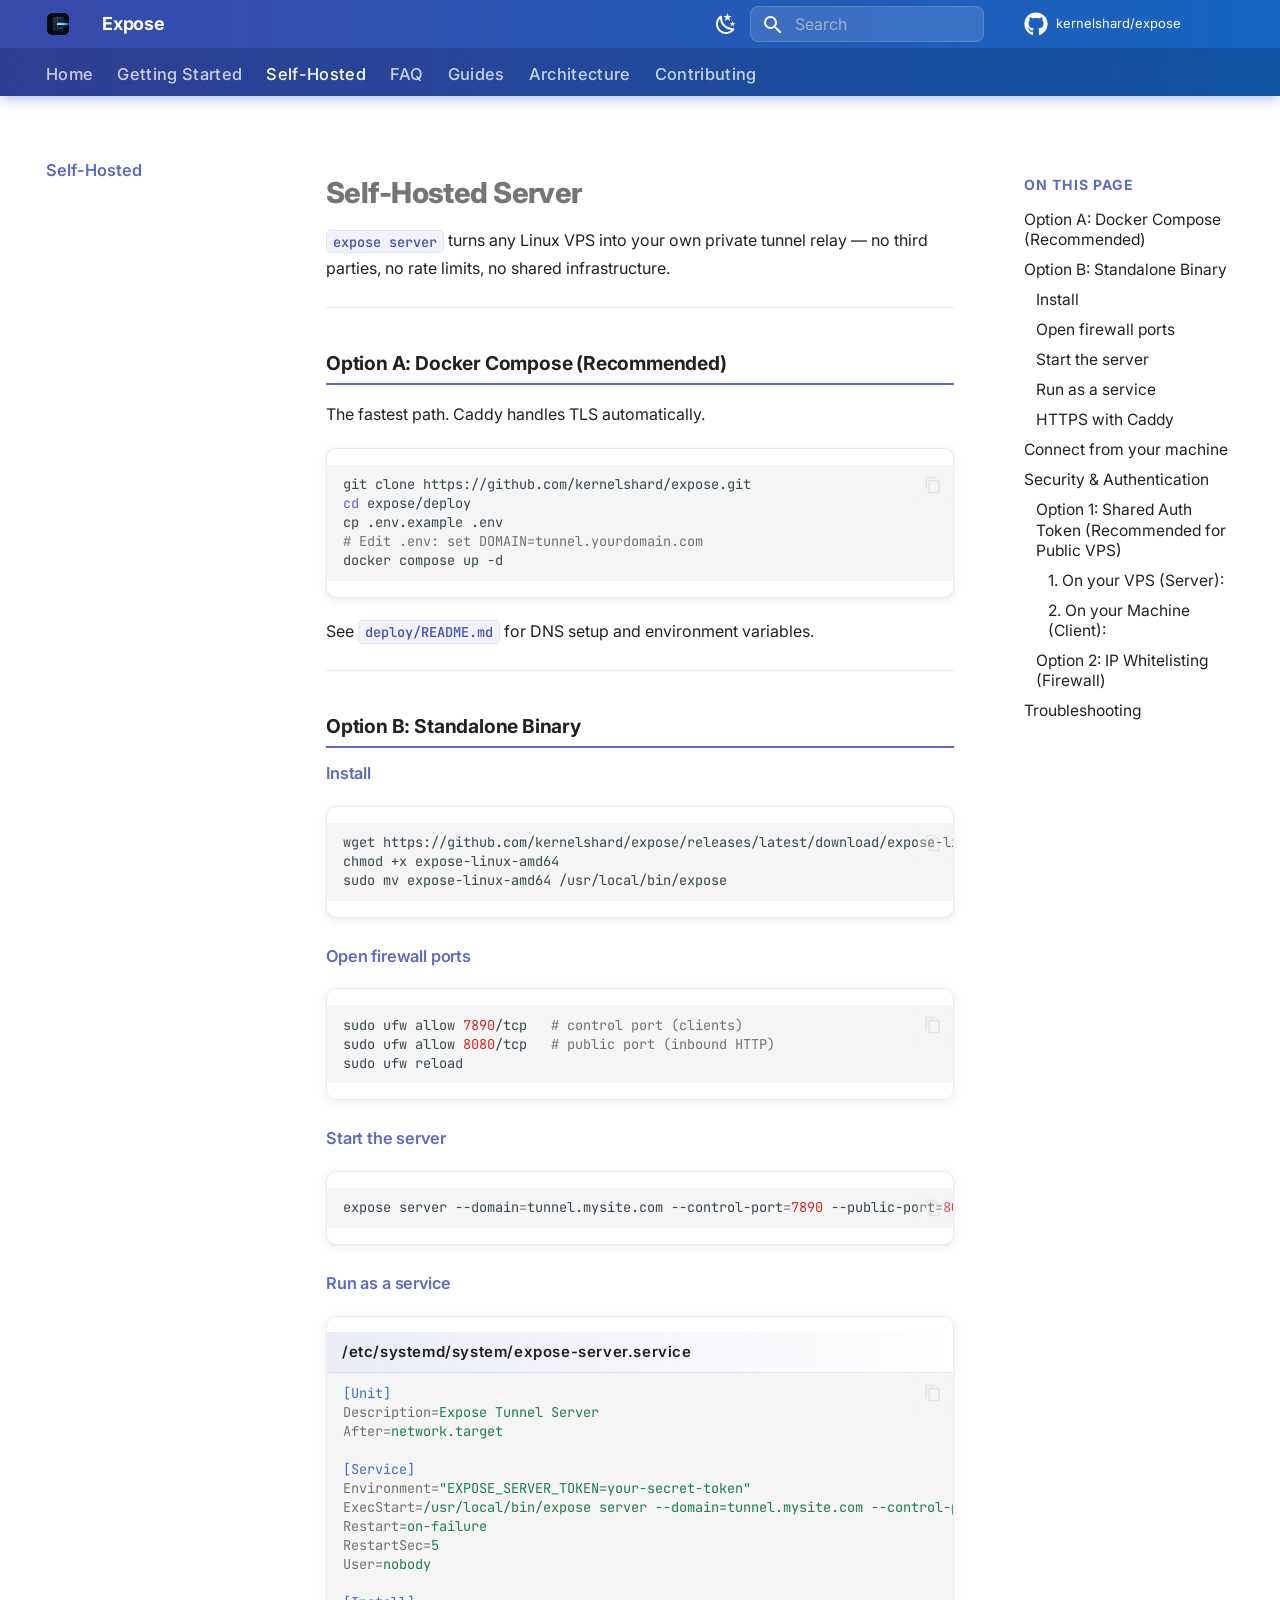
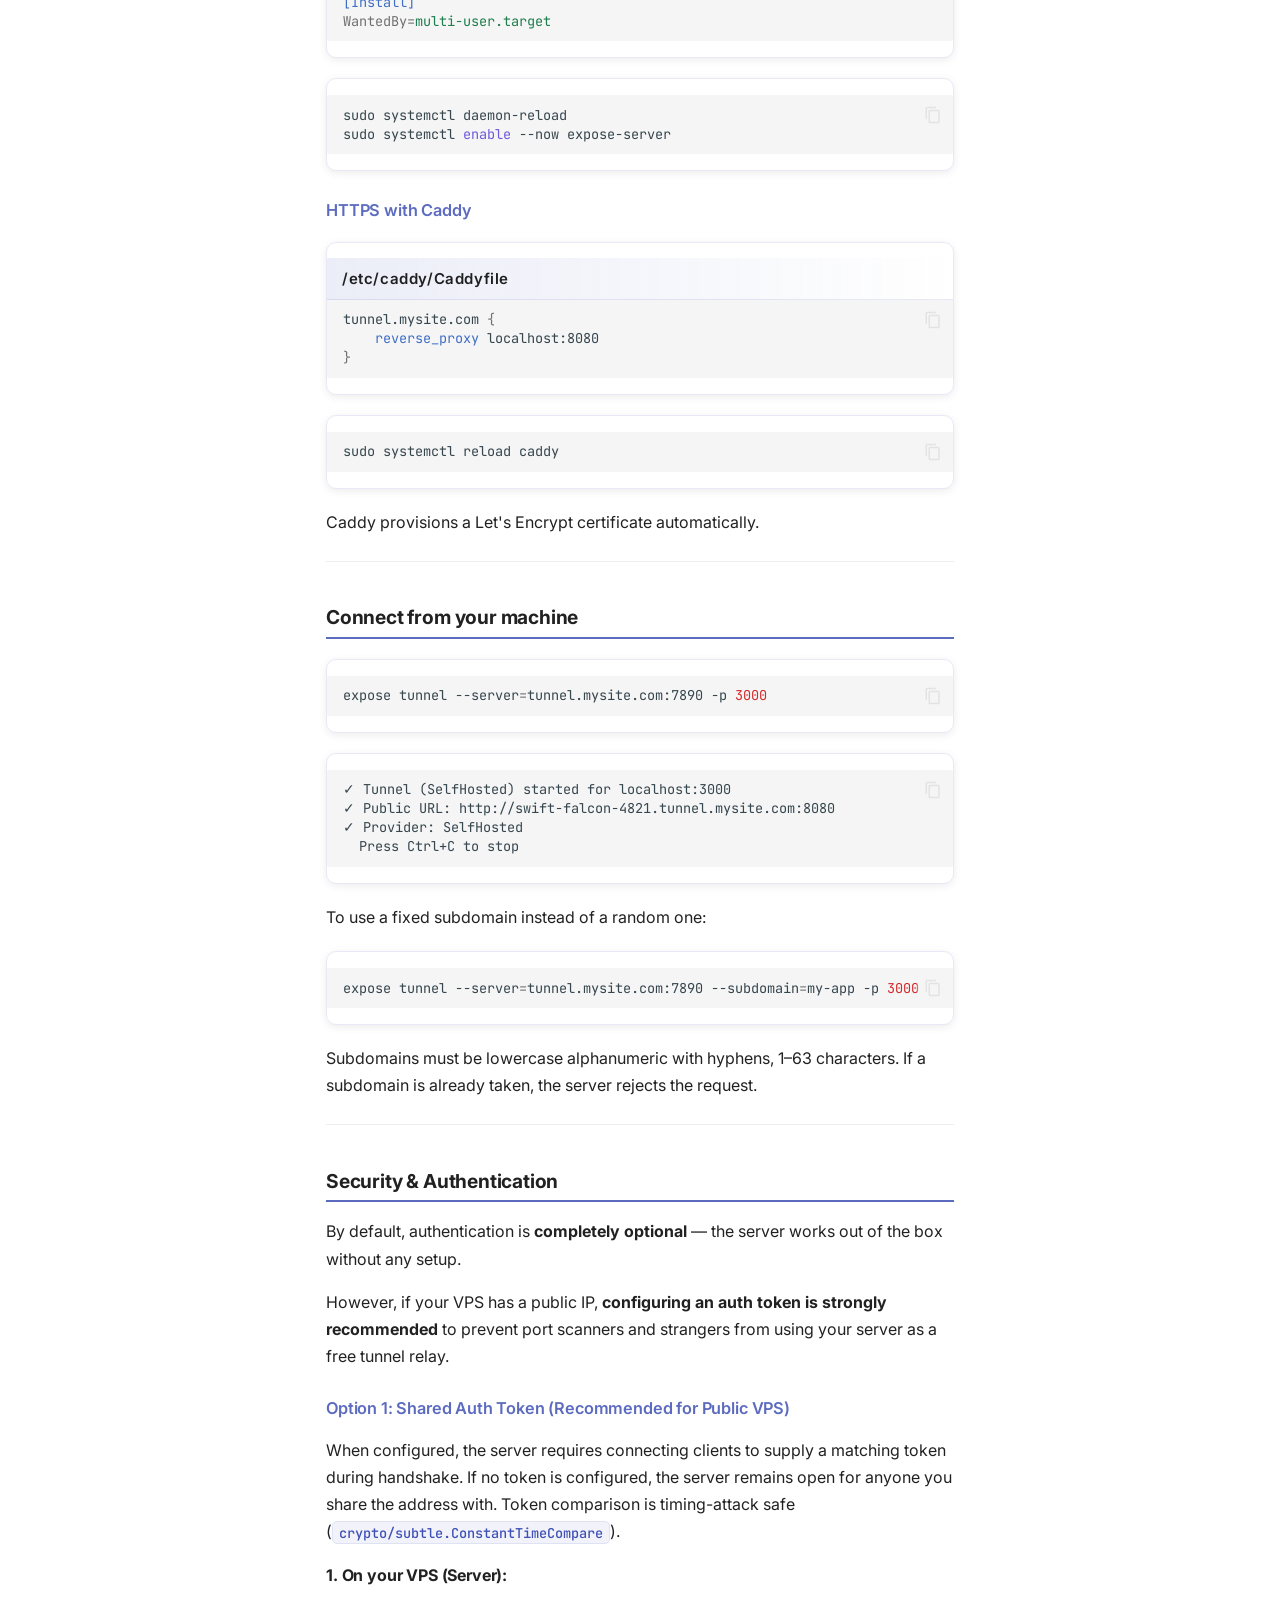
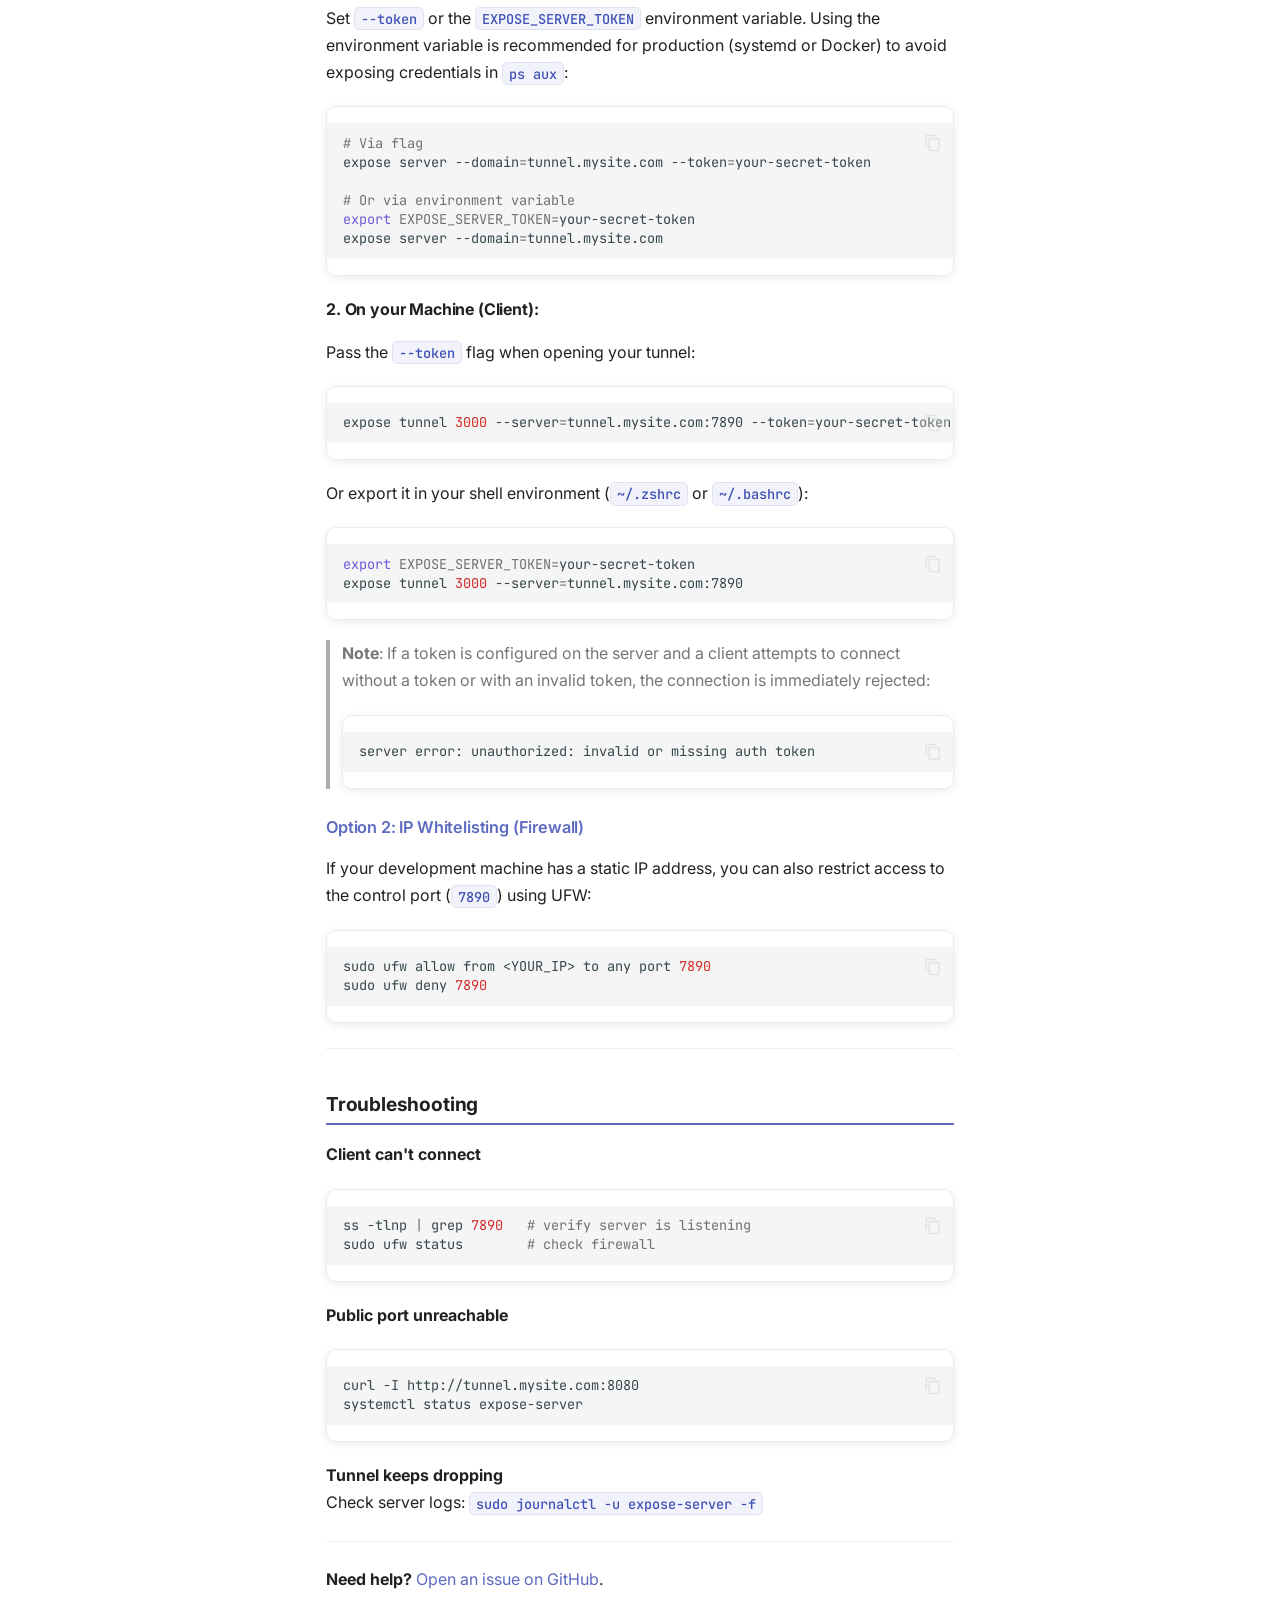
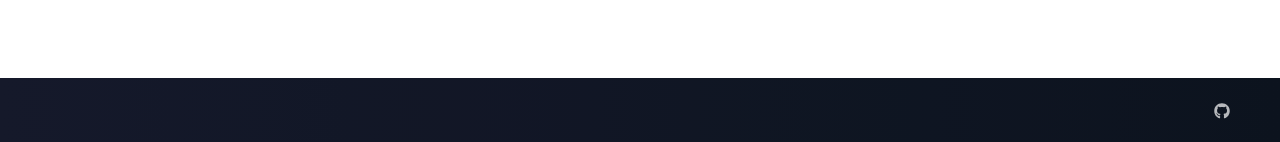
<file: SELF_HOSTED.html>
<!doctype html>
<html lang="en" class="no-js">
  <head>
    
      <meta charset="utf-8">
      <meta name="viewport" content="width=device-width,initial-scale=1">
      
        <meta name="description" content="Run your own Expose server on a VPS for full control over your tunneling infrastructure.">
      
      
        <meta name="author" content="kernelshard">
      
      
        <link rel="canonical" href="https://kernelshard.github.io/expose/SELF_HOSTED.html">
      
      
        <link rel="prev" href="GETTING_STARTED.html">
      
      
        <link rel="next" href="FAQ.html">
      
      
        
      
      
      <link rel="icon" href="assets/images/favicon.png">
      <meta name="generator" content="mkdocs-1.6.1, mkdocs-material-9.8.2">
    
    
      
        <title>Self-Hosted Server - Expose</title>
      
    
    
      <link rel="stylesheet" href="assets/stylesheets/main.57a0d79d.min.css">
      
        
        <link rel="stylesheet" href="assets/stylesheets/palette.fb2fffe2.min.css">
      
      


    
    
      
    
    
      
        
        
        <link rel="preconnect" href="https://fonts.gstatic.com" crossorigin>
        <link rel="stylesheet" href="https://fonts.googleapis.com/css?family=Inter:300,300i,400,400i,700,700i%7CJetBrains+Mono:400,400i,700,700i&display=fallback">
        <style>:root{--md-text-font:"Inter";--md-code-font:"JetBrains Mono"}</style>
      
    
    
      <link rel="stylesheet" href="stylesheets/custom.css">
    
    <script>__md_scope=new URL(".",location),__md_hash=e=>[...e].reduce(((e,_)=>(e<<5)-e+_.charCodeAt(0)),0),__md_get=(e,_=localStorage,t=__md_scope)=>JSON.parse(_.getItem(t.pathname+"."+e)),__md_set=(e,_,t=localStorage,a=__md_scope)=>{try{t.setItem(a.pathname+"."+e,JSON.stringify(_))}catch(e){}}</script>
    
      

    
    
  <!-- Google Search Console Verification -->
  <meta name="google-site-verification" content="svWmlb_sRs-5fFOw_f78x7ZrqtLPOv7zfHEW4vqskrg" />

  <!-- Favicon & Search Engine Icons (Google 48px Multiple Compliant) -->
  <link rel="icon" type="image/svg+xml" href="https://kernelshard.github.io/expose/assets/images/logo.svg">
  <link rel="icon" type="image/png" sizes="192x192" href="https://kernelshard.github.io/expose/assets/images/favicon-192.png">
  <link rel="icon" type="image/png" sizes="96x96" href="https://kernelshard.github.io/expose/assets/images/favicon-96.png">
  <link rel="icon" type="image/png" sizes="48x48" href="https://kernelshard.github.io/expose/assets/images/favicon-48.png">
  <link rel="apple-touch-icon" sizes="180x180" href="https://kernelshard.github.io/expose/assets/images/favicon-192.png">

  <!-- Open Graph / Facebook / Discord -->
  <meta property="og:type" content="website">
  <meta property="og:title" content="Self-Hosted — Expose">
  <meta property="og:description" content="Run your own Expose server on a VPS for full control over your tunneling infrastructure.">
  <meta property="og:image" content="https://kernelshard.github.io/expose/social-preview.png">
  <meta property="og:url" content="https://kernelshard.github.io/expose/SELF_HOSTED.html">

  <!-- Twitter / X -->
  <meta name="twitter:card" content="summary_large_image">
  <meta name="twitter:title" content="Self-Hosted — Expose">
  <meta name="twitter:description" content="Run your own Expose server on a VPS for full control over your tunneling infrastructure.">
  <meta name="twitter:image" content="https://kernelshard.github.io/expose/social-preview.png">

  <!-- Machine-Readable LLM Documentation -->
  <link rel="alternate" type="text/plain" href="https://kernelshard.github.io/expose/llms.txt" title="LLM Documentation (Index)">
  <link rel="alternate" type="text/plain" href="https://kernelshard.github.io/expose/llms-full.txt" title="LLM Documentation (Full)">

  <!-- JSON-LD Structured Data for Software Application -->
  <script type="application/ld+json">
  {
    "@context": "https://schema.org",
    "@type": "SoftwareApplication",
    "name": "Expose",
    "applicationCategory": "DeveloperApplication",
    "operatingSystem": "macOS, Linux, Windows",
    "programmingLanguage": "Go",
    "softwareVersion": "0.5.2",
    "description": "The open-source, single-binary Go (Golang) alternative to ngrok. Expose local ports via LocalTunnel, Cloudflare, or a self-hosted server with zero signup.",
    "url": "https://kernelshard.github.io/expose/",
    "downloadUrl": "https://github.com/kernelshard/expose/releases",
    "license": "https://www.apache.org/licenses/LICENSE-2.0",
    "author": {
      "@type": "Person",
      "name": "Samiul Sk",
      "url": "https://github.com/kernelshard"
    },
    "offers": {
      "@type": "Offer",
      "price": "0",
      "priceCurrency": "USD"
    }
  }
  </script>

  

  </head>
  
  
    
    
      
    
    
    
    
    <body dir="ltr" data-md-color-scheme="default" data-md-color-primary="custom" data-md-color-accent="custom">
  
    
    <input class="md-toggle" data-md-toggle="drawer" type="checkbox" id="__drawer" autocomplete="off">
    <input class="md-toggle" data-md-toggle="search" type="checkbox" id="__search" autocomplete="off">
    <label class="md-overlay" for="__drawer"></label>
    <div data-md-component="skip">
      
        
        <a href="#self-hosted-server" class="md-skip">
          Skip to content
        </a>
      
    </div>
    <div data-md-component="announce">
      
    </div>
    
    
      

  

<header class="md-header md-header--shadow md-header--lifted" data-md-component="header">
  <nav class="md-header__inner md-grid" aria-label="Header">
    <a href="index.html" title="Expose" class="md-header__button md-logo" aria-label="Expose" data-md-component="logo">
      
  <img src="assets/images/logo.svg" alt="logo">

    </a>
    <label class="md-header__button md-icon" for="__drawer">
      
      <svg xmlns="http://www.w3.org/2000/svg" viewBox="0 0 24 24"><path d="M3 6h18v2H3zm0 5h18v2H3zm0 5h18v2H3z"/></svg>
    </label>
    <div class="md-header__title" data-md-component="header-title">
      <div class="md-header__ellipsis">
        <div class="md-header__topic">
          <span class="md-ellipsis">
            Expose
          </span>
        </div>
        <div class="md-header__topic" data-md-component="header-topic">
          <span class="md-ellipsis">
            
              Self-Hosted Server
            
          </span>
        </div>
      </div>
    </div>
    
      
        <form class="md-header__option" data-md-component="palette">
  
    
    
    
    <input class="md-option" data-md-color-media="(prefers-color-scheme: light)" data-md-color-scheme="default" data-md-color-primary="custom" data-md-color-accent="custom"  aria-label="Switch to dark mode"  type="radio" name="__palette" id="__palette_0">
    
      <label class="md-header__button md-icon" title="Switch to dark mode" for="__palette_1" hidden>
        <svg xmlns="http://www.w3.org/2000/svg" viewBox="0 0 24 24"><path d="m17.75 4.09-2.53 1.94.91 3.06-2.63-1.81-2.63 1.81.91-3.06-2.53-1.94L12.44 4l1.06-3 1.06 3zm3.5 6.91-1.64 1.25.59 1.98-1.7-1.17-1.7 1.17.59-1.98L15.75 11l2.06-.05L18.5 9l.69 1.95zm-2.28 4.95c.83-.08 1.72 1.1 1.19 1.85-.32.45-.66.87-1.08 1.27C15.17 23 8.84 23 4.94 19.07c-3.91-3.9-3.91-10.24 0-14.14.4-.4.82-.76 1.27-1.08.75-.53 1.93.36 1.85 1.19-.27 2.86.69 5.83 2.89 8.02a9.96 9.96 0 0 0 8.02 2.89m-1.64 2.02a12.08 12.08 0 0 1-7.8-3.47c-2.17-2.19-3.33-5-3.49-7.82-2.81 3.14-2.7 7.96.31 10.98 3.02 3.01 7.84 3.12 10.98.31"/></svg>
      </label>
    
  
    
    
    
    <input class="md-option" data-md-color-media="(prefers-color-scheme: dark)" data-md-color-scheme="slate" data-md-color-primary="custom" data-md-color-accent="custom"  aria-label="Switch to light mode"  type="radio" name="__palette" id="__palette_1">
    
      <label class="md-header__button md-icon" title="Switch to light mode" for="__palette_0" hidden>
        <svg xmlns="http://www.w3.org/2000/svg" viewBox="0 0 24 24"><path d="M12 7a5 5 0 0 1 5 5 5 5 0 0 1-5 5 5 5 0 0 1-5-5 5 5 0 0 1 5-5m0 2a3 3 0 0 0-3 3 3 3 0 0 0 3 3 3 3 0 0 0 3-3 3 3 0 0 0-3-3m0-7 2.39 3.42C13.65 5.15 12.84 5 12 5s-1.65.15-2.39.42zM3.34 7l4.16-.35A7.2 7.2 0 0 0 5.94 8.5c-.44.74-.69 1.5-.83 2.29zm.02 10 1.76-3.77a7.131 7.131 0 0 0 2.38 4.14zM20.65 7l-1.77 3.79a7.02 7.02 0 0 0-2.38-4.15zm-.01 10-4.14.36c.59-.51 1.12-1.14 1.54-1.86.42-.73.69-1.5.83-2.29zM12 22l-2.41-3.44c.74.27 1.55.44 2.41.44.82 0 1.63-.17 2.37-.44z"/></svg>
      </label>
    
  
</form>
      
    
    
      <script>var palette=__md_get("__palette");if(palette&&palette.color){if("(prefers-color-scheme)"===palette.color.media){var media=matchMedia("(prefers-color-scheme: light)"),input=document.querySelector(media.matches?"[data-md-color-media='(prefers-color-scheme: light)']":"[data-md-color-media='(prefers-color-scheme: dark)']");palette.color.media=input.getAttribute("data-md-color-media"),palette.color.scheme=input.getAttribute("data-md-color-scheme"),palette.color.primary=input.getAttribute("data-md-color-primary"),palette.color.accent=input.getAttribute("data-md-color-accent")}for(var[key,value]of Object.entries(palette.color))document.body.setAttribute("data-md-color-"+key,value)}</script>
    
    
    
      
      
        <label class="md-header__button md-icon" for="__search">
          
          <svg xmlns="http://www.w3.org/2000/svg" viewBox="0 0 24 24"><path d="M9.5 3A6.5 6.5 0 0 1 16 9.5c0 1.61-.59 3.09-1.56 4.23l.27.27h.79l5 5-1.5 1.5-5-5v-.79l-.27-.27A6.52 6.52 0 0 1 9.5 16 6.5 6.5 0 0 1 3 9.5 6.5 6.5 0 0 1 9.5 3m0 2C7 5 5 7 5 9.5S7 14 9.5 14 14 12 14 9.5 12 5 9.5 5"/></svg>
        </label>
        <div class="md-search" data-md-component="search" role="dialog">
  <label class="md-search__overlay" for="__search"></label>
  <div class="md-search__inner" role="search">
    <form class="md-search__form" name="search">
      <input type="text" class="md-search__input" name="query" aria-label="Search" placeholder="Search" autocapitalize="off" autocorrect="off" autocomplete="off" spellcheck="false" data-md-component="search-query" required>
      <label class="md-search__icon md-icon" for="__search">
        
        <svg xmlns="http://www.w3.org/2000/svg" viewBox="0 0 24 24"><path d="M9.5 3A6.5 6.5 0 0 1 16 9.5c0 1.61-.59 3.09-1.56 4.23l.27.27h.79l5 5-1.5 1.5-5-5v-.79l-.27-.27A6.52 6.52 0 0 1 9.5 16 6.5 6.5 0 0 1 3 9.5 6.5 6.5 0 0 1 9.5 3m0 2C7 5 5 7 5 9.5S7 14 9.5 14 14 12 14 9.5 12 5 9.5 5"/></svg>
        
        <svg xmlns="http://www.w3.org/2000/svg" viewBox="0 0 24 24"><path d="M20 11v2H8l5.5 5.5-1.42 1.42L4.16 12l7.92-7.92L13.5 5.5 8 11z"/></svg>
      </label>
      <nav class="md-search__options" aria-label="Search">
        
          <a href="javascript:void(0)" class="md-search__icon md-icon" title="Share" aria-label="Share" data-clipboard data-clipboard-text="" data-md-component="search-share" tabindex="-1">
            
            <svg xmlns="http://www.w3.org/2000/svg" viewBox="0 0 24 24"><path d="M18 16.08c-.76 0-1.44.3-1.96.77L8.91 12.7c.05-.23.09-.46.09-.7s-.04-.47-.09-.7l7.05-4.11c.54.5 1.25.81 2.04.81a3 3 0 0 0 3-3 3 3 0 0 0-3-3 3 3 0 0 0-3 3c0 .24.04.47.09.7L8.04 9.81C7.5 9.31 6.79 9 6 9a3 3 0 0 0-3 3 3 3 0 0 0 3 3c.79 0 1.5-.31 2.04-.81l7.12 4.15c-.05.21-.08.43-.08.66 0 1.61 1.31 2.91 2.92 2.91s2.92-1.3 2.92-2.91A2.92 2.92 0 0 0 18 16.08"/></svg>
          </a>
        
        <button type="reset" class="md-search__icon md-icon" title="Clear" aria-label="Clear" tabindex="-1">
          
          <svg xmlns="http://www.w3.org/2000/svg" viewBox="0 0 24 24"><path d="M19 6.41 17.59 5 12 10.59 6.41 5 5 6.41 10.59 12 5 17.59 6.41 19 12 13.41 17.59 19 19 17.59 13.41 12z"/></svg>
        </button>
      </nav>
      
        <div class="md-search__suggest" data-md-component="search-suggest"></div>
      
    </form>
    <div class="md-search__output">
      <div class="md-search__scrollwrap" tabindex="0" data-md-scrollfix>
        <div class="md-search-result" data-md-component="search-result">
          <div class="md-search-result__meta">
            Initializing search
          </div>
          <ol class="md-search-result__list" role="presentation"></ol>
        </div>
      </div>
    </div>
  </div>
</div>
      
    
    
      <div class="md-header__source">
        <a href="https://github.com/kernelshard/expose" title="Go to repository" class="md-source" data-md-component="source">
  <div class="md-source__icon md-icon">
    
    <svg xmlns="http://www.w3.org/2000/svg" viewBox="0 0 512 512"><!--! Font Awesome Free 7.1.0 by @fontawesome - https://fontawesome.com License - https://fontawesome.com/license/free (Icons: CC BY 4.0, Fonts: SIL OFL 1.1, Code: MIT License) Copyright 2025 Fonticons, Inc.--><path d="M173.9 397.4c0 2-2.3 3.6-5.2 3.6-3.3.3-5.6-1.3-5.6-3.6 0-2 2.3-3.6 5.2-3.6 3-.3 5.6 1.3 5.6 3.6m-31.1-4.5c-.7 2 1.3 4.3 4.3 4.9 2.6 1 5.6 0 6.2-2s-1.3-4.3-4.3-5.2c-2.6-.7-5.5.3-6.2 2.3m44.2-1.7c-2.9.7-4.9 2.6-4.6 4.9.3 2 2.9 3.3 5.9 2.6 2.9-.7 4.9-2.6 4.6-4.6-.3-1.9-3-3.2-5.9-2.9M252.8 8C114.1 8 8 113.3 8 252c0 110.9 69.8 205.8 169.5 239.2 12.8 2.3 17.3-5.6 17.3-12.1 0-6.2-.3-40.4-.3-61.4 0 0-70 15-84.7-29.8 0 0-11.4-29.1-27.8-36.6 0 0-22.9-15.7 1.6-15.4 0 0 24.9 2 38.6 25.8 21.9 38.6 58.6 27.5 72.9 20.9 2.3-16 8.8-27.1 16-33.7-55.9-6.2-112.3-14.3-112.3-110.5 0-27.5 7.6-41.3 23.6-58.9-2.6-6.5-11.1-33.3 2.6-67.9 20.9-6.5 69 27 69 27 20-5.6 41.5-8.5 62.8-8.5s42.8 2.9 62.8 8.5c0 0 48.1-33.6 69-27 13.7 34.7 5.2 61.4 2.6 67.9 16 17.7 25.8 31.5 25.8 58.9 0 96.5-58.9 104.2-114.8 110.5 9.2 7.9 17 22.9 17 46.4 0 33.7-.3 75.4-.3 83.6 0 6.5 4.6 14.4 17.3 12.1C436.2 457.8 504 362.9 504 252 504 113.3 391.5 8 252.8 8M105.2 352.9c-1.3 1-1 3.3.7 5.2 1.6 1.6 3.9 2.3 5.2 1 1.3-1 1-3.3-.7-5.2-1.6-1.6-3.9-2.3-5.2-1m-10.8-8.1c-.7 1.3.3 2.9 2.3 3.9 1.6 1 3.6.7 4.3-.7.7-1.3-.3-2.9-2.3-3.9-2-.6-3.6-.3-4.3.7m32.4 35.6c-1.6 1.3-1 4.3 1.3 6.2 2.3 2.3 5.2 2.6 6.5 1 1.3-1.3.7-4.3-1.3-6.2-2.2-2.3-5.2-2.6-6.5-1m-11.4-14.7c-1.6 1-1.6 3.6 0 5.9s4.3 3.3 5.6 2.3c1.6-1.3 1.6-3.9 0-6.2-1.4-2.3-4-3.3-5.6-2"/></svg>
  </div>
  <div class="md-source__repository">
    kernelshard/expose
  </div>
</a>
      </div>
    
  </nav>
  
    
      
<nav class="md-tabs" aria-label="Tabs" data-md-component="tabs">
  <div class="md-grid">
    <ul class="md-tabs__list">
      
        
  
  
  
  
    <li class="md-tabs__item">
      <a href="index.html" class="md-tabs__link">
        
  
  
    
  
  Home

      </a>
    </li>
  

      
        
  
  
  
  
    <li class="md-tabs__item">
      <a href="GETTING_STARTED.html" class="md-tabs__link">
        
  
  
    
  
  Getting Started

      </a>
    </li>
  

      
        
  
  
  
    
  
  
    <li class="md-tabs__item md-tabs__item--active">
      <a href="SELF_HOSTED.html" class="md-tabs__link">
        
  
  
    
  
  Self-Hosted

      </a>
    </li>
  

      
        
  
  
  
  
    <li class="md-tabs__item">
      <a href="FAQ.html" class="md-tabs__link">
        
  
  
    
  
  FAQ

      </a>
    </li>
  

      
        
  
  
  
  
    
    
      <li class="md-tabs__item">
        <a href="guides/local-webhook-testing.html" class="md-tabs__link">
          
  
  
    
  
  Guides

        </a>
      </li>
    
  

      
        
  
  
  
  
    <li class="md-tabs__item">
      <a href="ARCHITECTURE.html" class="md-tabs__link">
        
  
  
    
  
  Architecture

      </a>
    </li>
  

      
        
  
  
  
  
    
    
      <li class="md-tabs__item">
        <a href="ONBOARDING.html" class="md-tabs__link">
          
  
  
    
  
  Contributing

        </a>
      </li>
    
  

      
    </ul>
  </div>
</nav>
    
  
</header>
    
    <div class="md-container" data-md-component="container">
      
      
        
      
      <main class="md-main" data-md-component="main">
        <div class="md-main__inner md-grid">
          
            
              
              <div class="md-sidebar md-sidebar--primary" data-md-component="sidebar" data-md-type="navigation" >
                <div class="md-sidebar__scrollwrap">
                  <div class="md-sidebar__inner">
                    


  


<nav class="md-nav md-nav--primary md-nav--lifted" aria-label="Navigation" data-md-level="0">
  <label class="md-nav__title" for="__drawer">
    <a href="index.html" title="Expose" class="md-nav__button md-logo" aria-label="Expose" data-md-component="logo">
      
  <img src="assets/images/logo.svg" alt="logo">

    </a>
    Expose
  </label>
  
    <div class="md-nav__source">
      <a href="https://github.com/kernelshard/expose" title="Go to repository" class="md-source" data-md-component="source">
  <div class="md-source__icon md-icon">
    
    <svg xmlns="http://www.w3.org/2000/svg" viewBox="0 0 512 512"><!--! Font Awesome Free 7.1.0 by @fontawesome - https://fontawesome.com License - https://fontawesome.com/license/free (Icons: CC BY 4.0, Fonts: SIL OFL 1.1, Code: MIT License) Copyright 2025 Fonticons, Inc.--><path d="M173.9 397.4c0 2-2.3 3.6-5.2 3.6-3.3.3-5.6-1.3-5.6-3.6 0-2 2.3-3.6 5.2-3.6 3-.3 5.6 1.3 5.6 3.6m-31.1-4.5c-.7 2 1.3 4.3 4.3 4.9 2.6 1 5.6 0 6.2-2s-1.3-4.3-4.3-5.2c-2.6-.7-5.5.3-6.2 2.3m44.2-1.7c-2.9.7-4.9 2.6-4.6 4.9.3 2 2.9 3.3 5.9 2.6 2.9-.7 4.9-2.6 4.6-4.6-.3-1.9-3-3.2-5.9-2.9M252.8 8C114.1 8 8 113.3 8 252c0 110.9 69.8 205.8 169.5 239.2 12.8 2.3 17.3-5.6 17.3-12.1 0-6.2-.3-40.4-.3-61.4 0 0-70 15-84.7-29.8 0 0-11.4-29.1-27.8-36.6 0 0-22.9-15.7 1.6-15.4 0 0 24.9 2 38.6 25.8 21.9 38.6 58.6 27.5 72.9 20.9 2.3-16 8.8-27.1 16-33.7-55.9-6.2-112.3-14.3-112.3-110.5 0-27.5 7.6-41.3 23.6-58.9-2.6-6.5-11.1-33.3 2.6-67.9 20.9-6.5 69 27 69 27 20-5.6 41.5-8.5 62.8-8.5s42.8 2.9 62.8 8.5c0 0 48.1-33.6 69-27 13.7 34.7 5.2 61.4 2.6 67.9 16 17.7 25.8 31.5 25.8 58.9 0 96.5-58.9 104.2-114.8 110.5 9.2 7.9 17 22.9 17 46.4 0 33.7-.3 75.4-.3 83.6 0 6.5 4.6 14.4 17.3 12.1C436.2 457.8 504 362.9 504 252 504 113.3 391.5 8 252.8 8M105.2 352.9c-1.3 1-1 3.3.7 5.2 1.6 1.6 3.9 2.3 5.2 1 1.3-1 1-3.3-.7-5.2-1.6-1.6-3.9-2.3-5.2-1m-10.8-8.1c-.7 1.3.3 2.9 2.3 3.9 1.6 1 3.6.7 4.3-.7.7-1.3-.3-2.9-2.3-3.9-2-.6-3.6-.3-4.3.7m32.4 35.6c-1.6 1.3-1 4.3 1.3 6.2 2.3 2.3 5.2 2.6 6.5 1 1.3-1.3.7-4.3-1.3-6.2-2.2-2.3-5.2-2.6-6.5-1m-11.4-14.7c-1.6 1-1.6 3.6 0 5.9s4.3 3.3 5.6 2.3c1.6-1.3 1.6-3.9 0-6.2-1.4-2.3-4-3.3-5.6-2"/></svg>
  </div>
  <div class="md-source__repository">
    kernelshard/expose
  </div>
</a>
    </div>
  
  <ul class="md-nav__list" data-md-scrollfix>
    
      
      
  
  
  
  
    <li class="md-nav__item">
      <a href="index.html" class="md-nav__link">
        
  
  
  <span class="md-ellipsis">
    
  
    Home
  

    
  </span>
  
  

      </a>
    </li>
  

    
      
      
  
  
  
  
    <li class="md-nav__item">
      <a href="GETTING_STARTED.html" class="md-nav__link">
        
  
  
  <span class="md-ellipsis">
    
  
    Getting Started
  

    
  </span>
  
  

      </a>
    </li>
  

    
      
      
  
  
    
  
  
  
    <li class="md-nav__item md-nav__item--active">
      
      <input class="md-nav__toggle md-toggle" type="checkbox" id="__toc">
      
      
        
      
      
        <label class="md-nav__link md-nav__link--active" for="__toc">
          
  
  
  <span class="md-ellipsis">
    
  
    Self-Hosted
  

    
  </span>
  
  

          <span class="md-nav__icon md-icon"></span>
        </label>
      
      <a href="SELF_HOSTED.html" class="md-nav__link md-nav__link--active">
        
  
  
  <span class="md-ellipsis">
    
  
    Self-Hosted
  

    
  </span>
  
  

      </a>
      
        

  

<nav class="md-nav md-nav--secondary" aria-label="On this page">
  
  
  
    
  
  
    <label class="md-nav__title" for="__toc">
      <span class="md-nav__icon md-icon"></span>
      On this page
    </label>
    <ul class="md-nav__list" data-md-component="toc" data-md-scrollfix>
      
        <li class="md-nav__item">
  <a href="#option-a-docker-compose-recommended" class="md-nav__link">
    <span class="md-ellipsis">
      
        Option A: Docker Compose (Recommended)
      
    </span>
  </a>
  
</li>
      
        <li class="md-nav__item">
  <a href="#option-b-standalone-binary" class="md-nav__link">
    <span class="md-ellipsis">
      
        Option B: Standalone Binary
      
    </span>
  </a>
  
    <nav class="md-nav" aria-label="Option B: Standalone Binary">
      <ul class="md-nav__list">
        
          <li class="md-nav__item">
  <a href="#install" class="md-nav__link">
    <span class="md-ellipsis">
      
        Install
      
    </span>
  </a>
  
</li>
        
          <li class="md-nav__item">
  <a href="#open-firewall-ports" class="md-nav__link">
    <span class="md-ellipsis">
      
        Open firewall ports
      
    </span>
  </a>
  
</li>
        
          <li class="md-nav__item">
  <a href="#start-the-server" class="md-nav__link">
    <span class="md-ellipsis">
      
        Start the server
      
    </span>
  </a>
  
</li>
        
          <li class="md-nav__item">
  <a href="#run-as-a-service" class="md-nav__link">
    <span class="md-ellipsis">
      
        Run as a service
      
    </span>
  </a>
  
</li>
        
          <li class="md-nav__item">
  <a href="#https-with-caddy" class="md-nav__link">
    <span class="md-ellipsis">
      
        HTTPS with Caddy
      
    </span>
  </a>
  
</li>
        
      </ul>
    </nav>
  
</li>
      
        <li class="md-nav__item">
  <a href="#connect-from-your-machine" class="md-nav__link">
    <span class="md-ellipsis">
      
        Connect from your machine
      
    </span>
  </a>
  
</li>
      
        <li class="md-nav__item">
  <a href="#security-authentication" class="md-nav__link">
    <span class="md-ellipsis">
      
        Security &amp; Authentication
      
    </span>
  </a>
  
    <nav class="md-nav" aria-label="Security &amp; Authentication">
      <ul class="md-nav__list">
        
          <li class="md-nav__item">
  <a href="#option-1-shared-auth-token-recommended-for-public-vps" class="md-nav__link">
    <span class="md-ellipsis">
      
        Option 1: Shared Auth Token (Recommended for Public VPS)
      
    </span>
  </a>
  
    <nav class="md-nav" aria-label="Option 1: Shared Auth Token (Recommended for Public VPS)">
      <ul class="md-nav__list">
        
          <li class="md-nav__item">
  <a href="#1-on-your-vps-server" class="md-nav__link">
    <span class="md-ellipsis">
      
        1. On your VPS (Server):
      
    </span>
  </a>
  
</li>
        
          <li class="md-nav__item">
  <a href="#2-on-your-machine-client" class="md-nav__link">
    <span class="md-ellipsis">
      
        2. On your Machine (Client):
      
    </span>
  </a>
  
</li>
        
      </ul>
    </nav>
  
</li>
        
          <li class="md-nav__item">
  <a href="#option-2-ip-whitelisting-firewall" class="md-nav__link">
    <span class="md-ellipsis">
      
        Option 2: IP Whitelisting (Firewall)
      
    </span>
  </a>
  
</li>
        
      </ul>
    </nav>
  
</li>
      
        <li class="md-nav__item">
  <a href="#troubleshooting" class="md-nav__link">
    <span class="md-ellipsis">
      
        Troubleshooting
      
    </span>
  </a>
  
</li>
      
    </ul>
  
</nav>
      
    </li>
  

    
      
      
  
  
  
  
    <li class="md-nav__item">
      <a href="FAQ.html" class="md-nav__link">
        
  
  
  <span class="md-ellipsis">
    
  
    FAQ
  

    
  </span>
  
  

      </a>
    </li>
  

    
      
      
  
  
  
  
    
    
      
        
      
        
      
        
      
    
    
    
      
      
        
      
    
    
    <li class="md-nav__item md-nav__item--nested">
      
        
        
        <input class="md-nav__toggle md-toggle " type="checkbox" id="__nav_5" >
        
          
          <label class="md-nav__link" for="__nav_5" id="__nav_5_label" tabindex="0">
            
  
  
  <span class="md-ellipsis">
    
  
    Guides
  

    
  </span>
  
  

            <span class="md-nav__icon md-icon"></span>
          </label>
        
        <nav class="md-nav" data-md-level="1" aria-labelledby="__nav_5_label" aria-expanded="false">
          <label class="md-nav__title" for="__nav_5">
            <span class="md-nav__icon md-icon"></span>
            
  
    Guides
  

          </label>
          <ul class="md-nav__list" data-md-scrollfix>
            
              
                
  
  
  
  
    <li class="md-nav__item">
      <a href="guides/local-webhook-testing.html" class="md-nav__link">
        
  
  
  <span class="md-ellipsis">
    
  
    Local Webhook Testing
  

    
  </span>
  
  

      </a>
    </li>
  

              
            
              
                
  
  
  
  
    <li class="md-nav__item">
      <a href="TUTORIAL.html" class="md-nav__link">
        
  
  
  <span class="md-ellipsis">
    
  
    How Tunnels Work
  

    
  </span>
  
  

      </a>
    </li>
  

              
            
              
                
  
  
  
  
    <li class="md-nav__item">
      <a href="ADVANCED_USAGE.html" class="md-nav__link">
        
  
  
  <span class="md-ellipsis">
    
  
    Advanced Usage
  

    
  </span>
  
  

      </a>
    </li>
  

              
            
          </ul>
        </nav>
      
    </li>
  

    
      
      
  
  
  
  
    <li class="md-nav__item">
      <a href="ARCHITECTURE.html" class="md-nav__link">
        
  
  
  <span class="md-ellipsis">
    
  
    Architecture
  

    
  </span>
  
  

      </a>
    </li>
  

    
      
      
  
  
  
  
    
    
      
        
      
        
      
    
    
    
      
      
        
      
    
    
    <li class="md-nav__item md-nav__item--nested">
      
        
        
        <input class="md-nav__toggle md-toggle " type="checkbox" id="__nav_7" >
        
          
          <label class="md-nav__link" for="__nav_7" id="__nav_7_label" tabindex="0">
            
  
  
  <span class="md-ellipsis">
    
  
    Contributing
  

    
  </span>
  
  

            <span class="md-nav__icon md-icon"></span>
          </label>
        
        <nav class="md-nav" data-md-level="1" aria-labelledby="__nav_7_label" aria-expanded="false">
          <label class="md-nav__title" for="__nav_7">
            <span class="md-nav__icon md-icon"></span>
            
  
    Contributing
  

          </label>
          <ul class="md-nav__list" data-md-scrollfix>
            
              
                
  
  
  
  
    <li class="md-nav__item">
      <a href="ONBOARDING.html" class="md-nav__link">
        
  
  
  <span class="md-ellipsis">
    
  
    Onboarding
  

    
  </span>
  
  

      </a>
    </li>
  

              
            
              
                
  
  
  
  
    <li class="md-nav__item">
      <a href="CONTRIBUTING.html" class="md-nav__link">
        
  
  
  <span class="md-ellipsis">
    
  
    Contributing Guide
  

    
  </span>
  
  

      </a>
    </li>
  

              
            
          </ul>
        </nav>
      
    </li>
  

    
  </ul>
</nav>
                  </div>
                </div>
              </div>
            
            
              
              <div class="md-sidebar md-sidebar--secondary" data-md-component="sidebar" data-md-type="toc" >
                <div class="md-sidebar__scrollwrap">
                  <div class="md-sidebar__inner">
                    

  

<nav class="md-nav md-nav--secondary" aria-label="On this page">
  
  
  
    
  
  
    <label class="md-nav__title" for="__toc">
      <span class="md-nav__icon md-icon"></span>
      On this page
    </label>
    <ul class="md-nav__list" data-md-component="toc" data-md-scrollfix>
      
        <li class="md-nav__item">
  <a href="#option-a-docker-compose-recommended" class="md-nav__link">
    <span class="md-ellipsis">
      
        Option A: Docker Compose (Recommended)
      
    </span>
  </a>
  
</li>
      
        <li class="md-nav__item">
  <a href="#option-b-standalone-binary" class="md-nav__link">
    <span class="md-ellipsis">
      
        Option B: Standalone Binary
      
    </span>
  </a>
  
    <nav class="md-nav" aria-label="Option B: Standalone Binary">
      <ul class="md-nav__list">
        
          <li class="md-nav__item">
  <a href="#install" class="md-nav__link">
    <span class="md-ellipsis">
      
        Install
      
    </span>
  </a>
  
</li>
        
          <li class="md-nav__item">
  <a href="#open-firewall-ports" class="md-nav__link">
    <span class="md-ellipsis">
      
        Open firewall ports
      
    </span>
  </a>
  
</li>
        
          <li class="md-nav__item">
  <a href="#start-the-server" class="md-nav__link">
    <span class="md-ellipsis">
      
        Start the server
      
    </span>
  </a>
  
</li>
        
          <li class="md-nav__item">
  <a href="#run-as-a-service" class="md-nav__link">
    <span class="md-ellipsis">
      
        Run as a service
      
    </span>
  </a>
  
</li>
        
          <li class="md-nav__item">
  <a href="#https-with-caddy" class="md-nav__link">
    <span class="md-ellipsis">
      
        HTTPS with Caddy
      
    </span>
  </a>
  
</li>
        
      </ul>
    </nav>
  
</li>
      
        <li class="md-nav__item">
  <a href="#connect-from-your-machine" class="md-nav__link">
    <span class="md-ellipsis">
      
        Connect from your machine
      
    </span>
  </a>
  
</li>
      
        <li class="md-nav__item">
  <a href="#security-authentication" class="md-nav__link">
    <span class="md-ellipsis">
      
        Security &amp; Authentication
      
    </span>
  </a>
  
    <nav class="md-nav" aria-label="Security &amp; Authentication">
      <ul class="md-nav__list">
        
          <li class="md-nav__item">
  <a href="#option-1-shared-auth-token-recommended-for-public-vps" class="md-nav__link">
    <span class="md-ellipsis">
      
        Option 1: Shared Auth Token (Recommended for Public VPS)
      
    </span>
  </a>
  
    <nav class="md-nav" aria-label="Option 1: Shared Auth Token (Recommended for Public VPS)">
      <ul class="md-nav__list">
        
          <li class="md-nav__item">
  <a href="#1-on-your-vps-server" class="md-nav__link">
    <span class="md-ellipsis">
      
        1. On your VPS (Server):
      
    </span>
  </a>
  
</li>
        
          <li class="md-nav__item">
  <a href="#2-on-your-machine-client" class="md-nav__link">
    <span class="md-ellipsis">
      
        2. On your Machine (Client):
      
    </span>
  </a>
  
</li>
        
      </ul>
    </nav>
  
</li>
        
          <li class="md-nav__item">
  <a href="#option-2-ip-whitelisting-firewall" class="md-nav__link">
    <span class="md-ellipsis">
      
        Option 2: IP Whitelisting (Firewall)
      
    </span>
  </a>
  
</li>
        
      </ul>
    </nav>
  
</li>
      
        <li class="md-nav__item">
  <a href="#troubleshooting" class="md-nav__link">
    <span class="md-ellipsis">
      
        Troubleshooting
      
    </span>
  </a>
  
</li>
      
    </ul>
  
</nav>
                  </div>
                </div>
              </div>
            
          
          
            <div class="md-content" data-md-component="content">
              
                



  


              
              <article class="md-content__inner md-typeset">
                
                  


  
  


<h1 id="self-hosted-server">Self-Hosted Server<a class="headerlink" href="#self-hosted-server" title="Permanent link">&para;</a></h1>
<p><code>expose server</code> turns any Linux VPS into your own private tunnel relay — no third parties, no rate limits, no shared infrastructure.</p>
<hr />
<h2 id="option-a-docker-compose-recommended">Option A: Docker Compose (Recommended)<a class="headerlink" href="#option-a-docker-compose-recommended" title="Permanent link">&para;</a></h2>
<p>The fastest path. Caddy handles TLS automatically.</p>
<div class="language-bash highlight"><pre><span></span><code><span id="__span-0-1"><a id="__codelineno-0-1" name="__codelineno-0-1" href="#__codelineno-0-1"></a>git<span class="w"> </span>clone<span class="w"> </span>https://github.com/kernelshard/expose.git
</span><span id="__span-0-2"><a id="__codelineno-0-2" name="__codelineno-0-2" href="#__codelineno-0-2"></a><span class="nb">cd</span><span class="w"> </span>expose/deploy
</span><span id="__span-0-3"><a id="__codelineno-0-3" name="__codelineno-0-3" href="#__codelineno-0-3"></a>cp<span class="w"> </span>.env.example<span class="w"> </span>.env
</span><span id="__span-0-4"><a id="__codelineno-0-4" name="__codelineno-0-4" href="#__codelineno-0-4"></a><span class="c1"># Edit .env: set DOMAIN=tunnel.yourdomain.com</span>
</span><span id="__span-0-5"><a id="__codelineno-0-5" name="__codelineno-0-5" href="#__codelineno-0-5"></a>docker<span class="w"> </span>compose<span class="w"> </span>up<span class="w"> </span>-d
</span></code></pre></div>
<p>See <a href="https://github.com/kernelshard/expose/blob/main/deploy/README.md"><code>deploy/README.md</code></a> for DNS setup and environment variables.</p>
<hr />
<h2 id="option-b-standalone-binary">Option B: Standalone Binary<a class="headerlink" href="#option-b-standalone-binary" title="Permanent link">&para;</a></h2>
<h3 id="install">Install<a class="headerlink" href="#install" title="Permanent link">&para;</a></h3>
<div class="language-bash highlight"><pre><span></span><code><span id="__span-1-1"><a id="__codelineno-1-1" name="__codelineno-1-1" href="#__codelineno-1-1"></a>wget<span class="w"> </span>https://github.com/kernelshard/expose/releases/latest/download/expose-linux-amd64
</span><span id="__span-1-2"><a id="__codelineno-1-2" name="__codelineno-1-2" href="#__codelineno-1-2"></a>chmod<span class="w"> </span>+x<span class="w"> </span>expose-linux-amd64
</span><span id="__span-1-3"><a id="__codelineno-1-3" name="__codelineno-1-3" href="#__codelineno-1-3"></a>sudo<span class="w"> </span>mv<span class="w"> </span>expose-linux-amd64<span class="w"> </span>/usr/local/bin/expose
</span></code></pre></div>
<h3 id="open-firewall-ports">Open firewall ports<a class="headerlink" href="#open-firewall-ports" title="Permanent link">&para;</a></h3>
<div class="language-bash highlight"><pre><span></span><code><span id="__span-2-1"><a id="__codelineno-2-1" name="__codelineno-2-1" href="#__codelineno-2-1"></a>sudo<span class="w"> </span>ufw<span class="w"> </span>allow<span class="w"> </span><span class="m">7890</span>/tcp<span class="w">   </span><span class="c1"># control port (clients)</span>
</span><span id="__span-2-2"><a id="__codelineno-2-2" name="__codelineno-2-2" href="#__codelineno-2-2"></a>sudo<span class="w"> </span>ufw<span class="w"> </span>allow<span class="w"> </span><span class="m">8080</span>/tcp<span class="w">   </span><span class="c1"># public port (inbound HTTP)</span>
</span><span id="__span-2-3"><a id="__codelineno-2-3" name="__codelineno-2-3" href="#__codelineno-2-3"></a>sudo<span class="w"> </span>ufw<span class="w"> </span>reload
</span></code></pre></div>
<h3 id="start-the-server">Start the server<a class="headerlink" href="#start-the-server" title="Permanent link">&para;</a></h3>
<div class="language-bash highlight"><pre><span></span><code><span id="__span-3-1"><a id="__codelineno-3-1" name="__codelineno-3-1" href="#__codelineno-3-1"></a>expose<span class="w"> </span>server<span class="w"> </span>--domain<span class="o">=</span>tunnel.mysite.com<span class="w"> </span>--control-port<span class="o">=</span><span class="m">7890</span><span class="w"> </span>--public-port<span class="o">=</span><span class="m">8080</span>
</span></code></pre></div>
<h3 id="run-as-a-service">Run as a service<a class="headerlink" href="#run-as-a-service" title="Permanent link">&para;</a></h3>
<div class="language-ini highlight"><span class="filename">/etc/systemd/system/expose-server.service</span><pre><span></span><code><span id="__span-4-1"><a id="__codelineno-4-1" name="__codelineno-4-1" href="#__codelineno-4-1"></a><span class="k">[Unit]</span>
</span><span id="__span-4-2"><a id="__codelineno-4-2" name="__codelineno-4-2" href="#__codelineno-4-2"></a><span class="na">Description</span><span class="o">=</span><span class="s">Expose Tunnel Server</span>
</span><span id="__span-4-3"><a id="__codelineno-4-3" name="__codelineno-4-3" href="#__codelineno-4-3"></a><span class="na">After</span><span class="o">=</span><span class="s">network.target</span>
</span><span id="__span-4-4"><a id="__codelineno-4-4" name="__codelineno-4-4" href="#__codelineno-4-4"></a>
</span><span id="__span-4-5"><a id="__codelineno-4-5" name="__codelineno-4-5" href="#__codelineno-4-5"></a><span class="k">[Service]</span>
</span><span id="__span-4-6"><a id="__codelineno-4-6" name="__codelineno-4-6" href="#__codelineno-4-6"></a><span class="na">Environment</span><span class="o">=</span><span class="s">"EXPOSE_SERVER_TOKEN=your-secret-token"</span>
</span><span id="__span-4-7"><a id="__codelineno-4-7" name="__codelineno-4-7" href="#__codelineno-4-7"></a><span class="na">ExecStart</span><span class="o">=</span><span class="s">/usr/local/bin/expose server --domain=tunnel.mysite.com --control-port=7890 --public-port=8080</span>
</span><span id="__span-4-8"><a id="__codelineno-4-8" name="__codelineno-4-8" href="#__codelineno-4-8"></a><span class="na">Restart</span><span class="o">=</span><span class="s">on-failure</span>
</span><span id="__span-4-9"><a id="__codelineno-4-9" name="__codelineno-4-9" href="#__codelineno-4-9"></a><span class="na">RestartSec</span><span class="o">=</span><span class="s">5</span>
</span><span id="__span-4-10"><a id="__codelineno-4-10" name="__codelineno-4-10" href="#__codelineno-4-10"></a><span class="na">User</span><span class="o">=</span><span class="s">nobody</span>
</span><span id="__span-4-11"><a id="__codelineno-4-11" name="__codelineno-4-11" href="#__codelineno-4-11"></a>
</span><span id="__span-4-12"><a id="__codelineno-4-12" name="__codelineno-4-12" href="#__codelineno-4-12"></a><span class="k">[Install]</span>
</span><span id="__span-4-13"><a id="__codelineno-4-13" name="__codelineno-4-13" href="#__codelineno-4-13"></a><span class="na">WantedBy</span><span class="o">=</span><span class="s">multi-user.target</span>
</span></code></pre></div>
<div class="language-bash highlight"><pre><span></span><code><span id="__span-5-1"><a id="__codelineno-5-1" name="__codelineno-5-1" href="#__codelineno-5-1"></a>sudo<span class="w"> </span>systemctl<span class="w"> </span>daemon-reload
</span><span id="__span-5-2"><a id="__codelineno-5-2" name="__codelineno-5-2" href="#__codelineno-5-2"></a>sudo<span class="w"> </span>systemctl<span class="w"> </span><span class="nb">enable</span><span class="w"> </span>--now<span class="w"> </span>expose-server
</span></code></pre></div>
<h3 id="https-with-caddy">HTTPS with Caddy<a class="headerlink" href="#https-with-caddy" title="Permanent link">&para;</a></h3>
<div class="language-caddyfile highlight"><span class="filename">/etc/caddy/Caddyfile</span><pre><span></span><code><span id="__span-6-1"><a id="__codelineno-6-1" name="__codelineno-6-1" href="#__codelineno-6-1"></a>tunnel.mysite.com<span class="w"> </span><span class="p">{</span>
</span><span id="__span-6-2"><a id="__codelineno-6-2" name="__codelineno-6-2" href="#__codelineno-6-2"></a><span class="w">    </span><span class="k">reverse_proxy</span><span class="w"> </span>localhost:8080
</span><span id="__span-6-3"><a id="__codelineno-6-3" name="__codelineno-6-3" href="#__codelineno-6-3"></a><span class="p">}</span>
</span></code></pre></div>
<div class="language-bash highlight"><pre><span></span><code><span id="__span-7-1"><a id="__codelineno-7-1" name="__codelineno-7-1" href="#__codelineno-7-1"></a>sudo<span class="w"> </span>systemctl<span class="w"> </span>reload<span class="w"> </span>caddy
</span></code></pre></div>
<p>Caddy provisions a Let's Encrypt certificate automatically.</p>
<hr />
<h2 id="connect-from-your-machine">Connect from your machine<a class="headerlink" href="#connect-from-your-machine" title="Permanent link">&para;</a></h2>
<div class="language-bash highlight"><pre><span></span><code><span id="__span-8-1"><a id="__codelineno-8-1" name="__codelineno-8-1" href="#__codelineno-8-1"></a>expose<span class="w"> </span>tunnel<span class="w"> </span>--server<span class="o">=</span>tunnel.mysite.com:7890<span class="w"> </span>-p<span class="w"> </span><span class="m">3000</span>
</span></code></pre></div>
<div class="language-text highlight"><pre><span></span><code><span id="__span-9-1"><a id="__codelineno-9-1" name="__codelineno-9-1" href="#__codelineno-9-1"></a>✓ Tunnel (SelfHosted) started for localhost:3000
</span><span id="__span-9-2"><a id="__codelineno-9-2" name="__codelineno-9-2" href="#__codelineno-9-2"></a>✓ Public URL: http://swift-falcon-4821.tunnel.mysite.com:8080
</span><span id="__span-9-3"><a id="__codelineno-9-3" name="__codelineno-9-3" href="#__codelineno-9-3"></a>✓ Provider: SelfHosted
</span><span id="__span-9-4"><a id="__codelineno-9-4" name="__codelineno-9-4" href="#__codelineno-9-4"></a>  Press Ctrl+C to stop
</span></code></pre></div>
<p>To use a fixed subdomain instead of a random one:</p>
<div class="language-bash highlight"><pre><span></span><code><span id="__span-10-1"><a id="__codelineno-10-1" name="__codelineno-10-1" href="#__codelineno-10-1"></a>expose<span class="w"> </span>tunnel<span class="w"> </span>--server<span class="o">=</span>tunnel.mysite.com:7890<span class="w"> </span>--subdomain<span class="o">=</span>my-app<span class="w"> </span>-p<span class="w"> </span><span class="m">3000</span>
</span></code></pre></div>
<p>Subdomains must be lowercase alphanumeric with hyphens, 1–63 characters. If a subdomain is already taken, the server rejects the request.</p>
<hr />
<h2 id="security-authentication">Security &amp; Authentication<a class="headerlink" href="#security-authentication" title="Permanent link">&para;</a></h2>
<p>By default, authentication is <strong>completely optional</strong> — the server works out of the box without any setup. </p>
<p>However, if your VPS has a public IP, <strong>configuring an auth token is strongly recommended</strong> to prevent port scanners and strangers from using your server as a free tunnel relay.</p>
<h3 id="option-1-shared-auth-token-recommended-for-public-vps">Option 1: Shared Auth Token (Recommended for Public VPS)<a class="headerlink" href="#option-1-shared-auth-token-recommended-for-public-vps" title="Permanent link">&para;</a></h3>
<p>When configured, the server requires connecting clients to supply a matching token during handshake. If no token is configured, the server remains open for anyone you share the address with. Token comparison is timing-attack safe (<code>crypto/subtle.ConstantTimeCompare</code>).</p>
<h4 id="1-on-your-vps-server">1. On your VPS (Server):<a class="headerlink" href="#1-on-your-vps-server" title="Permanent link">&para;</a></h4>
<p>Set <code>--token</code> or the <code>EXPOSE_SERVER_TOKEN</code> environment variable. Using the environment variable is recommended for production (systemd or Docker) to avoid exposing credentials in <code>ps aux</code>:</p>
<div class="language-bash highlight"><pre><span></span><code><span id="__span-11-1"><a id="__codelineno-11-1" name="__codelineno-11-1" href="#__codelineno-11-1"></a><span class="c1"># Via flag</span>
</span><span id="__span-11-2"><a id="__codelineno-11-2" name="__codelineno-11-2" href="#__codelineno-11-2"></a>expose<span class="w"> </span>server<span class="w"> </span>--domain<span class="o">=</span>tunnel.mysite.com<span class="w"> </span>--token<span class="o">=</span>your-secret-token
</span><span id="__span-11-3"><a id="__codelineno-11-3" name="__codelineno-11-3" href="#__codelineno-11-3"></a>
</span><span id="__span-11-4"><a id="__codelineno-11-4" name="__codelineno-11-4" href="#__codelineno-11-4"></a><span class="c1"># Or via environment variable</span>
</span><span id="__span-11-5"><a id="__codelineno-11-5" name="__codelineno-11-5" href="#__codelineno-11-5"></a><span class="nb">export</span><span class="w"> </span><span class="nv">EXPOSE_SERVER_TOKEN</span><span class="o">=</span>your-secret-token
</span><span id="__span-11-6"><a id="__codelineno-11-6" name="__codelineno-11-6" href="#__codelineno-11-6"></a>expose<span class="w"> </span>server<span class="w"> </span>--domain<span class="o">=</span>tunnel.mysite.com
</span></code></pre></div>
<h4 id="2-on-your-machine-client">2. On your Machine (Client):<a class="headerlink" href="#2-on-your-machine-client" title="Permanent link">&para;</a></h4>
<p>Pass the <code>--token</code> flag when opening your tunnel:</p>
<div class="language-bash highlight"><pre><span></span><code><span id="__span-12-1"><a id="__codelineno-12-1" name="__codelineno-12-1" href="#__codelineno-12-1"></a>expose<span class="w"> </span>tunnel<span class="w"> </span><span class="m">3000</span><span class="w"> </span>--server<span class="o">=</span>tunnel.mysite.com:7890<span class="w"> </span>--token<span class="o">=</span>your-secret-token
</span></code></pre></div>
<p>Or export it in your shell environment (<code>~/.zshrc</code> or <code>~/.bashrc</code>):
<div class="language-bash highlight"><pre><span></span><code><span id="__span-13-1"><a id="__codelineno-13-1" name="__codelineno-13-1" href="#__codelineno-13-1"></a><span class="nb">export</span><span class="w"> </span><span class="nv">EXPOSE_SERVER_TOKEN</span><span class="o">=</span>your-secret-token
</span><span id="__span-13-2"><a id="__codelineno-13-2" name="__codelineno-13-2" href="#__codelineno-13-2"></a>expose<span class="w"> </span>tunnel<span class="w"> </span><span class="m">3000</span><span class="w"> </span>--server<span class="o">=</span>tunnel.mysite.com:7890
</span></code></pre></div></p>
<blockquote>
<p><strong>Note</strong>: If a token is configured on the server and a client attempts to connect without a token or with an invalid token, the connection is immediately rejected:
<div class="language-text highlight"><pre><span></span><code><span id="__span-14-1"><a id="__codelineno-14-1" name="__codelineno-14-1" href="#__codelineno-14-1"></a>server error: unauthorized: invalid or missing auth token
</span></code></pre></div></p>
</blockquote>
<h3 id="option-2-ip-whitelisting-firewall">Option 2: IP Whitelisting (Firewall)<a class="headerlink" href="#option-2-ip-whitelisting-firewall" title="Permanent link">&para;</a></h3>
<p>If your development machine has a static IP address, you can also restrict access to the control port (<code>7890</code>) using UFW:</p>
<div class="language-bash highlight"><pre><span></span><code><span id="__span-15-1"><a id="__codelineno-15-1" name="__codelineno-15-1" href="#__codelineno-15-1"></a>sudo<span class="w"> </span>ufw<span class="w"> </span>allow<span class="w"> </span>from<span class="w"> </span>&lt;YOUR_IP&gt;<span class="w"> </span>to<span class="w"> </span>any<span class="w"> </span>port<span class="w"> </span><span class="m">7890</span>
</span><span id="__span-15-2"><a id="__codelineno-15-2" name="__codelineno-15-2" href="#__codelineno-15-2"></a>sudo<span class="w"> </span>ufw<span class="w"> </span>deny<span class="w"> </span><span class="m">7890</span>
</span></code></pre></div>
<hr />
<h2 id="troubleshooting">Troubleshooting<a class="headerlink" href="#troubleshooting" title="Permanent link">&para;</a></h2>
<p><strong>Client can't connect</strong>
<div class="language-bash highlight"><pre><span></span><code><span id="__span-16-1"><a id="__codelineno-16-1" name="__codelineno-16-1" href="#__codelineno-16-1"></a>ss<span class="w"> </span>-tlnp<span class="w"> </span><span class="p">|</span><span class="w"> </span>grep<span class="w"> </span><span class="m">7890</span><span class="w">   </span><span class="c1"># verify server is listening</span>
</span><span id="__span-16-2"><a id="__codelineno-16-2" name="__codelineno-16-2" href="#__codelineno-16-2"></a>sudo<span class="w"> </span>ufw<span class="w"> </span>status<span class="w">        </span><span class="c1"># check firewall</span>
</span></code></pre></div></p>
<p><strong>Public port unreachable</strong>
<div class="language-bash highlight"><pre><span></span><code><span id="__span-17-1"><a id="__codelineno-17-1" name="__codelineno-17-1" href="#__codelineno-17-1"></a>curl<span class="w"> </span>-I<span class="w"> </span>http://tunnel.mysite.com:8080
</span><span id="__span-17-2"><a id="__codelineno-17-2" name="__codelineno-17-2" href="#__codelineno-17-2"></a>systemctl<span class="w"> </span>status<span class="w"> </span>expose-server
</span></code></pre></div></p>
<p><strong>Tunnel keeps dropping</strong><br />
Check server logs: <code>sudo journalctl -u expose-server -f</code></p>
<hr />
<p><strong>Need help?</strong> <a href="https://github.com/kernelshard/expose/issues">Open an issue on GitHub</a>.</p>







  
  






                
              </article>
            </div>
          
          
  <script>var tabs=__md_get("__tabs");if(Array.isArray(tabs))e:for(var set of document.querySelectorAll(".tabbed-set")){var labels=set.querySelector(".tabbed-labels");for(var tab of tabs)for(var label of labels.getElementsByTagName("label"))if(label.innerText.trim()===tab){var input=document.getElementById(label.htmlFor);input.checked=!0;continue e}}</script>

<script>var target=document.getElementById(location.hash.slice(1));target&&target.name&&(target.checked=target.name.startsWith("__tabbed_"))</script>
        </div>
        
          <button type="button" class="md-top md-icon" data-md-component="top" hidden>
  
  <svg xmlns="http://www.w3.org/2000/svg" viewBox="0 0 24 24"><path d="M13 20h-2V8l-5.5 5.5-1.42-1.42L12 4.16l7.92 7.92-1.42 1.42L13 8z"/></svg>
  Back to top
</button>
        
      </main>
      
        <footer class="md-footer">
  
  <div class="md-footer-meta md-typeset">
    <div class="md-footer-meta__inner md-grid">
      <div class="md-copyright">
  
  
</div>
      
        
<div class="md-social">
  
    
    
    
    
    <a href="https://github.com/kernelshard/expose" target="_blank" rel="noopener" title="Expose on GitHub" class="md-social__link">
      <svg xmlns="http://www.w3.org/2000/svg" viewBox="0 0 512 512"><!--! Font Awesome Free 7.1.0 by @fontawesome - https://fontawesome.com License - https://fontawesome.com/license/free (Icons: CC BY 4.0, Fonts: SIL OFL 1.1, Code: MIT License) Copyright 2025 Fonticons, Inc.--><path d="M173.9 397.4c0 2-2.3 3.6-5.2 3.6-3.3.3-5.6-1.3-5.6-3.6 0-2 2.3-3.6 5.2-3.6 3-.3 5.6 1.3 5.6 3.6m-31.1-4.5c-.7 2 1.3 4.3 4.3 4.9 2.6 1 5.6 0 6.2-2s-1.3-4.3-4.3-5.2c-2.6-.7-5.5.3-6.2 2.3m44.2-1.7c-2.9.7-4.9 2.6-4.6 4.9.3 2 2.9 3.3 5.9 2.6 2.9-.7 4.9-2.6 4.6-4.6-.3-1.9-3-3.2-5.9-2.9M252.8 8C114.1 8 8 113.3 8 252c0 110.9 69.8 205.8 169.5 239.2 12.8 2.3 17.3-5.6 17.3-12.1 0-6.2-.3-40.4-.3-61.4 0 0-70 15-84.7-29.8 0 0-11.4-29.1-27.8-36.6 0 0-22.9-15.7 1.6-15.4 0 0 24.9 2 38.6 25.8 21.9 38.6 58.6 27.5 72.9 20.9 2.3-16 8.8-27.1 16-33.7-55.9-6.2-112.3-14.3-112.3-110.5 0-27.5 7.6-41.3 23.6-58.9-2.6-6.5-11.1-33.3 2.6-67.9 20.9-6.5 69 27 69 27 20-5.6 41.5-8.5 62.8-8.5s42.8 2.9 62.8 8.5c0 0 48.1-33.6 69-27 13.7 34.7 5.2 61.4 2.6 67.9 16 17.7 25.8 31.5 25.8 58.9 0 96.5-58.9 104.2-114.8 110.5 9.2 7.9 17 22.9 17 46.4 0 33.7-.3 75.4-.3 83.6 0 6.5 4.6 14.4 17.3 12.1C436.2 457.8 504 362.9 504 252 504 113.3 391.5 8 252.8 8M105.2 352.9c-1.3 1-1 3.3.7 5.2 1.6 1.6 3.9 2.3 5.2 1 1.3-1 1-3.3-.7-5.2-1.6-1.6-3.9-2.3-5.2-1m-10.8-8.1c-.7 1.3.3 2.9 2.3 3.9 1.6 1 3.6.7 4.3-.7.7-1.3-.3-2.9-2.3-3.9-2-.6-3.6-.3-4.3.7m32.4 35.6c-1.6 1.3-1 4.3 1.3 6.2 2.3 2.3 5.2 2.6 6.5 1 1.3-1.3.7-4.3-1.3-6.2-2.2-2.3-5.2-2.6-6.5-1m-11.4-14.7c-1.6 1-1.6 3.6 0 5.9s4.3 3.3 5.6 2.3c1.6-1.3 1.6-3.9 0-6.2-1.4-2.3-4-3.3-5.6-2"/></svg>
    </a>
  
</div>
      
    </div>
  </div>
</footer>
      
    </div>
    <div class="md-dialog" data-md-component="dialog">
      <div class="md-dialog__inner md-typeset"></div>
    </div>
    
      <div class="md-progress" data-md-component="progress" role="progressbar"></div>
    
    
    
      
      
      <script id="__config" type="application/json">{"annotate": null, "base": ".", "features": ["navigation.tabs", "navigation.tabs.sticky", "navigation.top", "navigation.instant", "navigation.instant.progress", "navigation.sections", "navigation.path", "navigation.indexes", "toc.follow", "search.highlight", "search.suggest", "search.share", "content.code.annotate", "content.code.copy", "content.tabs.link", "content.tooltips", "announce.dismiss"], "search": "assets/javascripts/workers/search.a7633da7.min.js", "tags": null, "translations": {"clipboard.copied": "Copied to clipboard", "clipboard.copy": "Copy to clipboard", "search.result.more.one": "1 more on this page", "search.result.more.other": "# more on this page", "search.result.none": "No matching documents", "search.result.one": "1 matching document", "search.result.other": "# matching documents", "search.result.placeholder": "Type to start searching", "search.result.term.missing": "Missing", "select.version": "Select version"}, "version": null}</script>
    
    
      <script src="assets/javascripts/bundle.a5f9d56c.min.js"></script>
      
    
  </body>
</html>
</file>
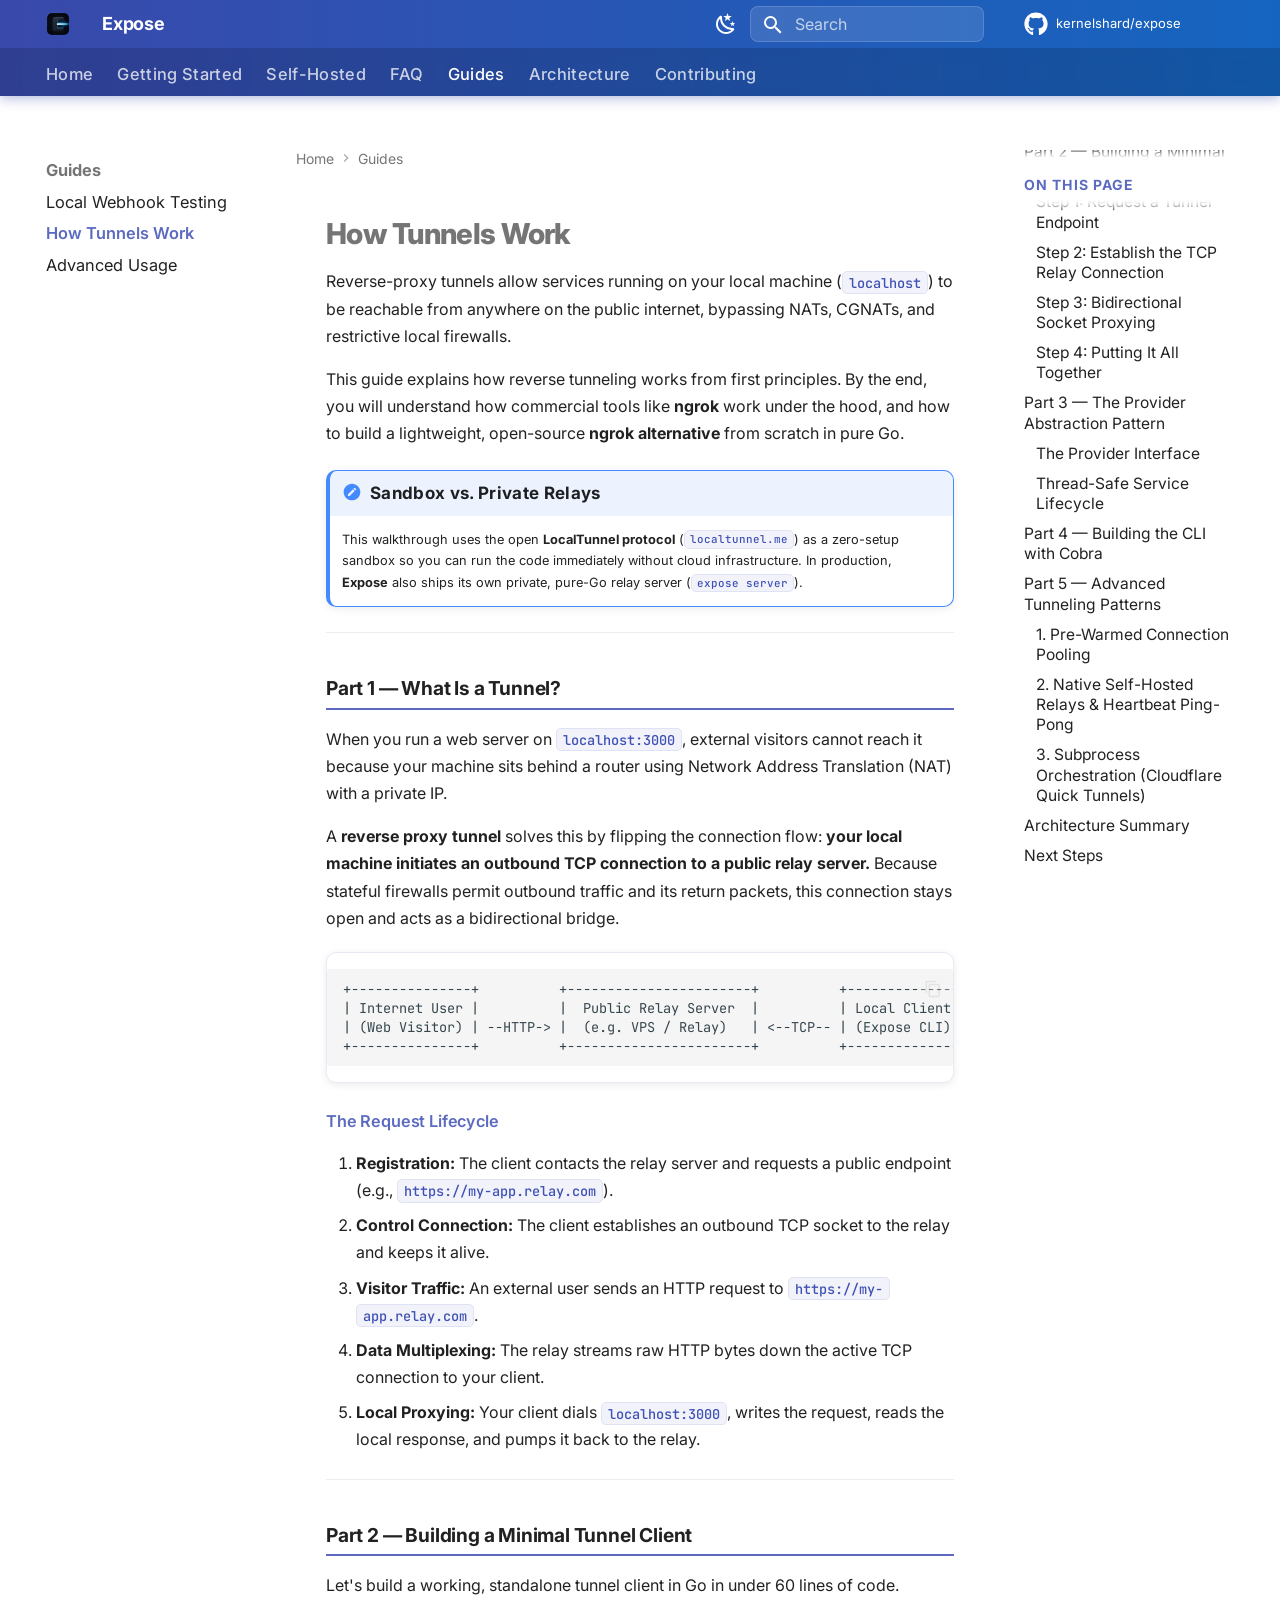
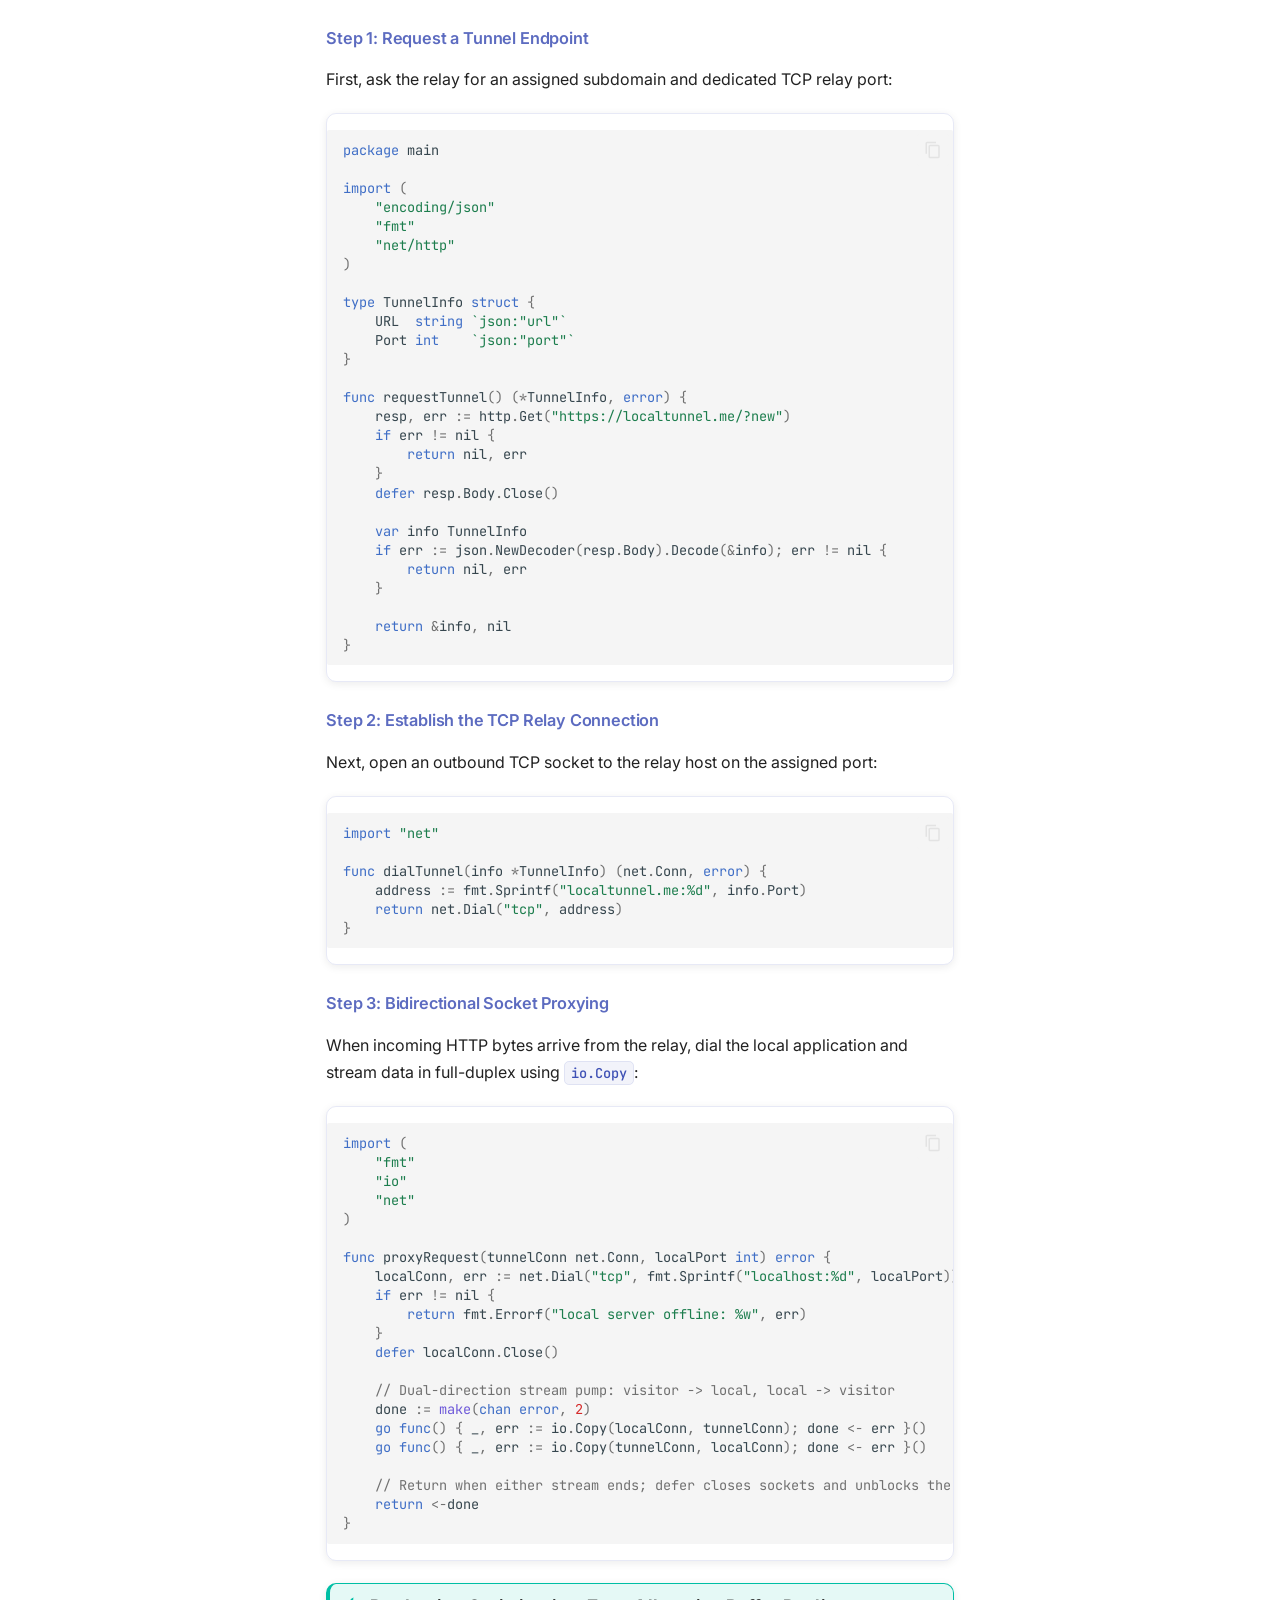
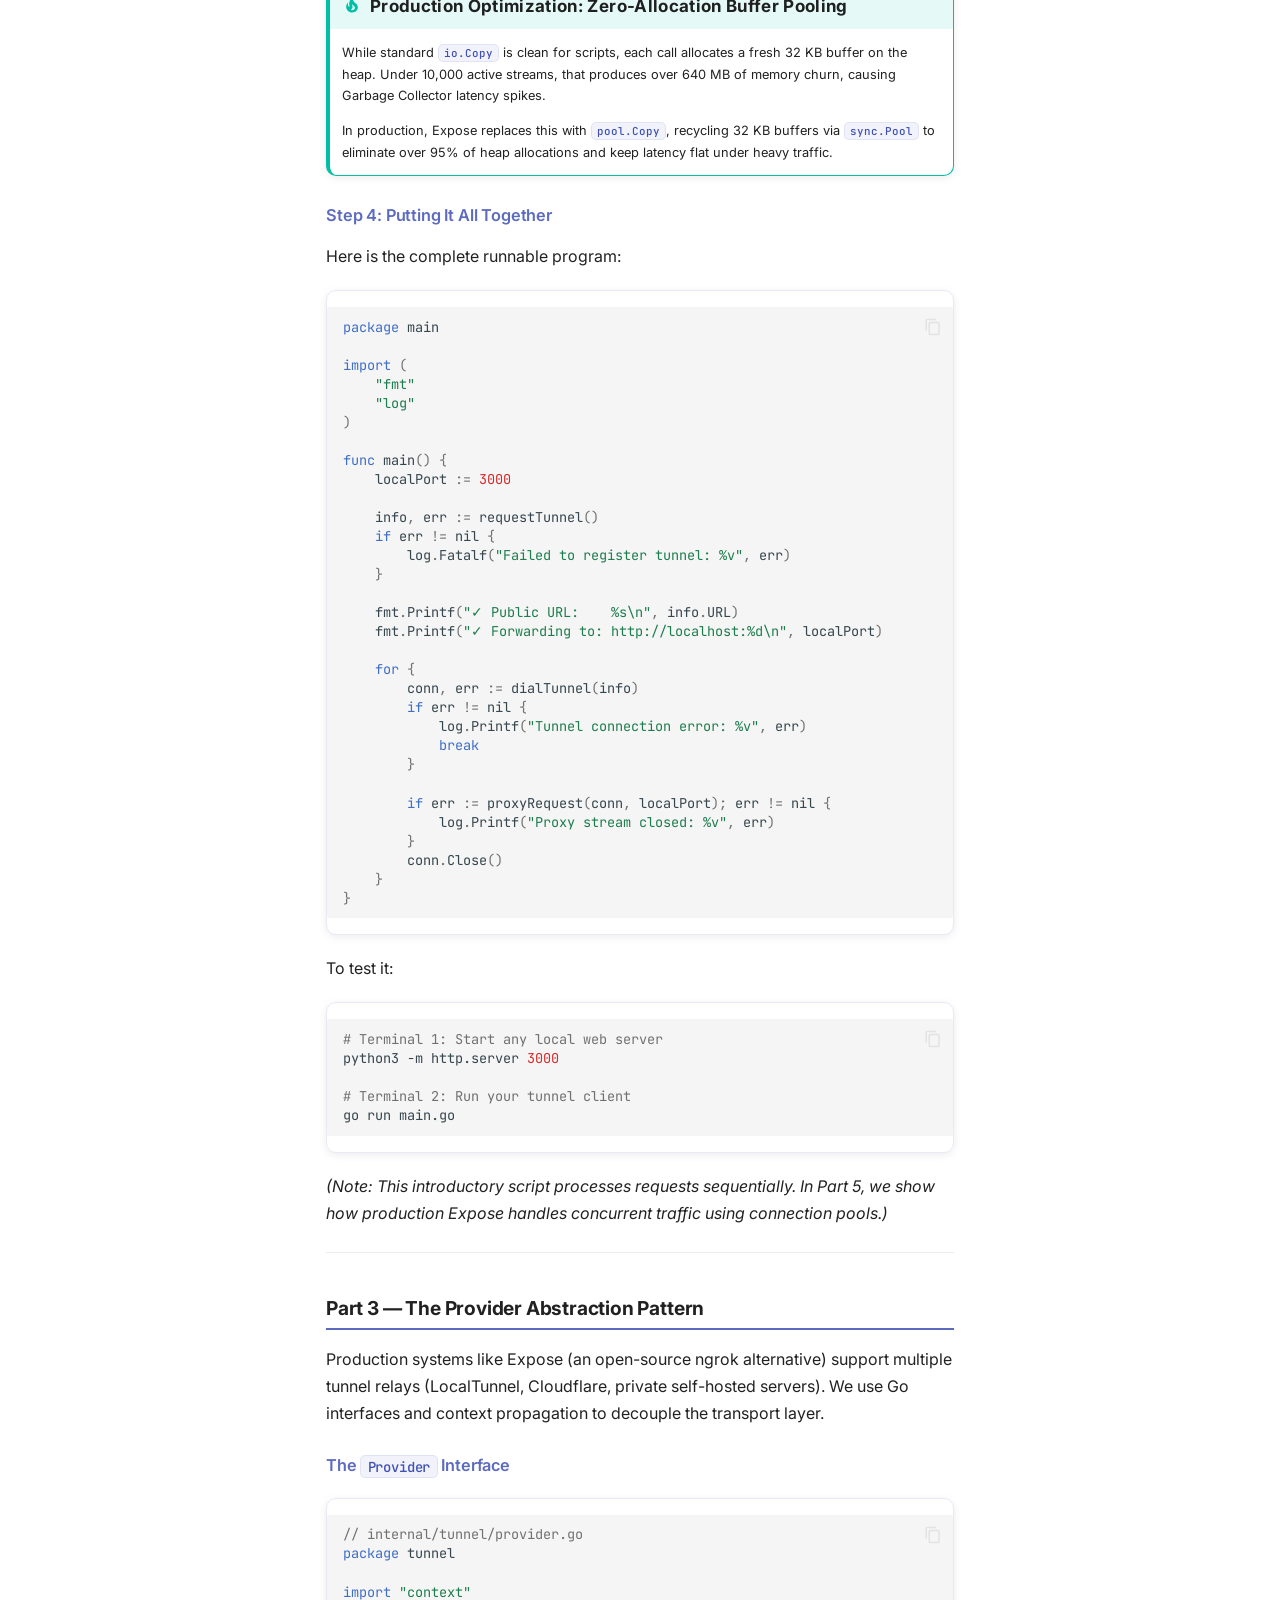
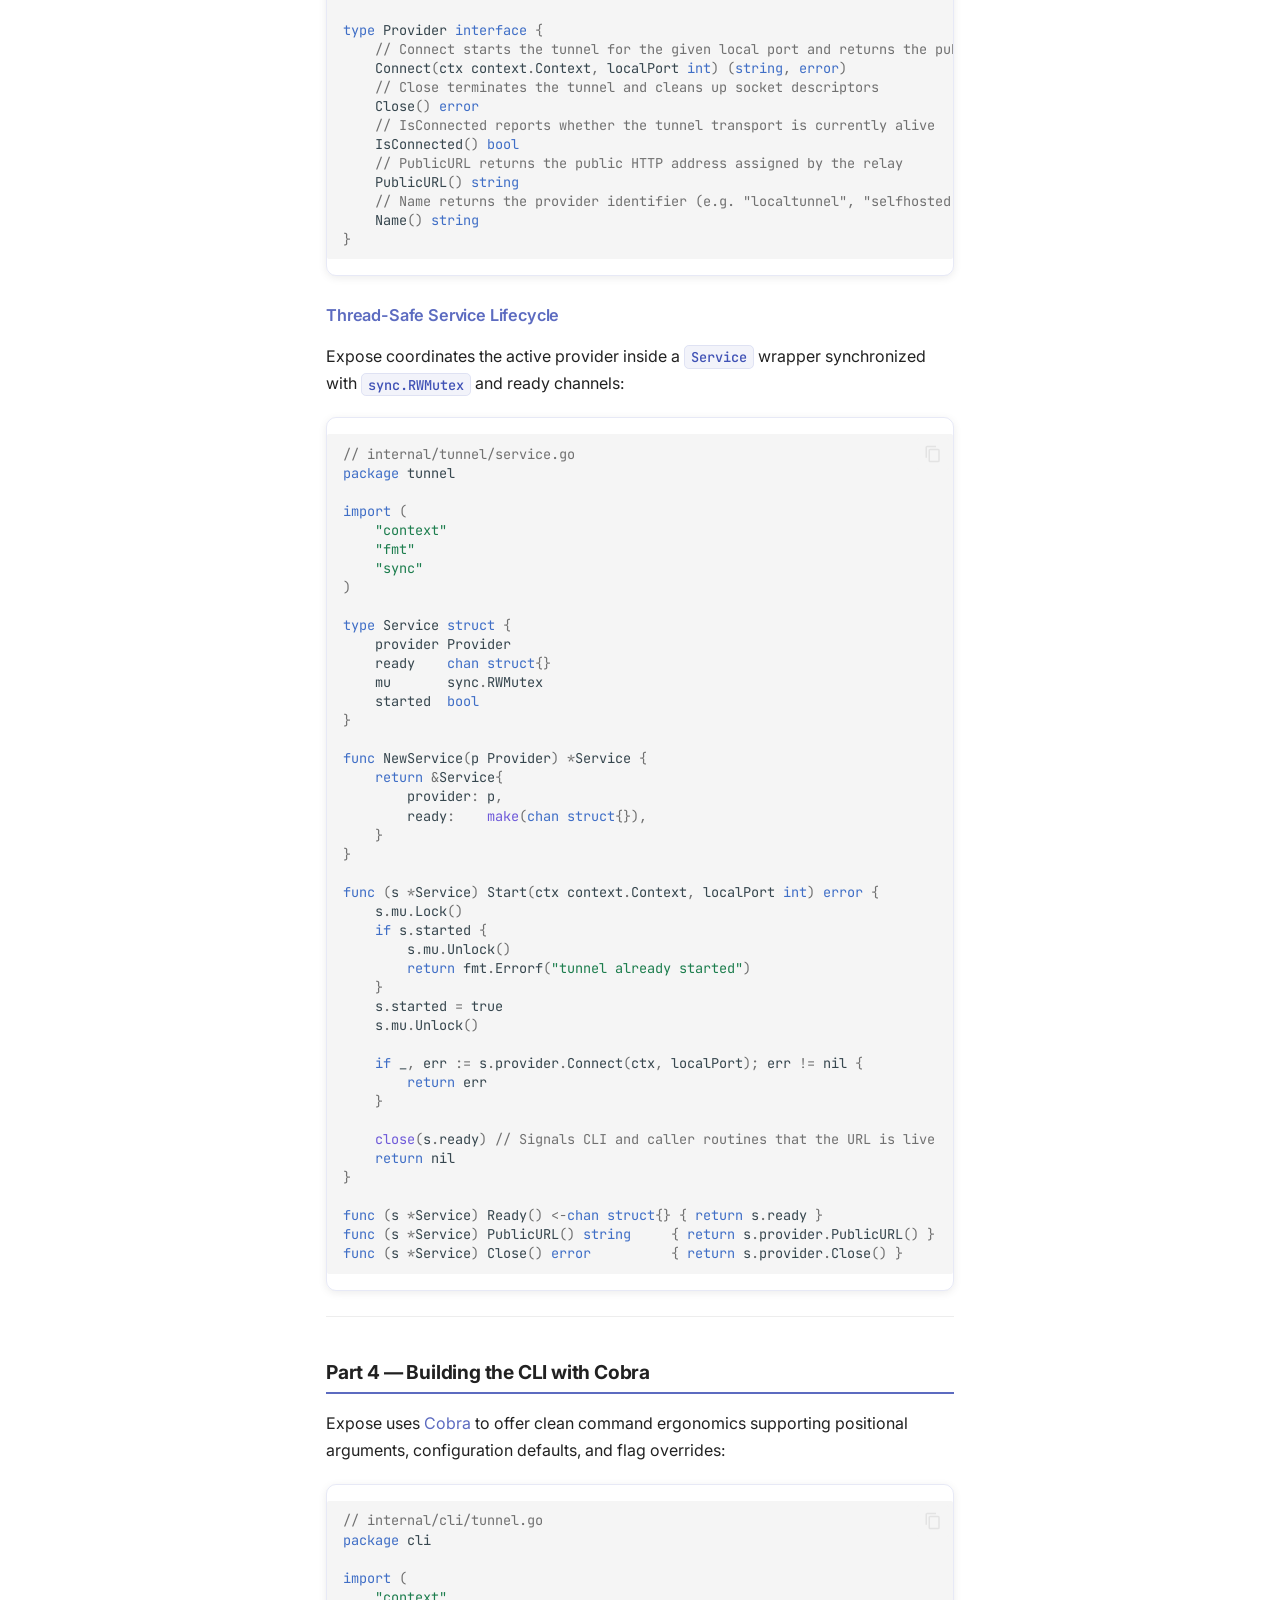
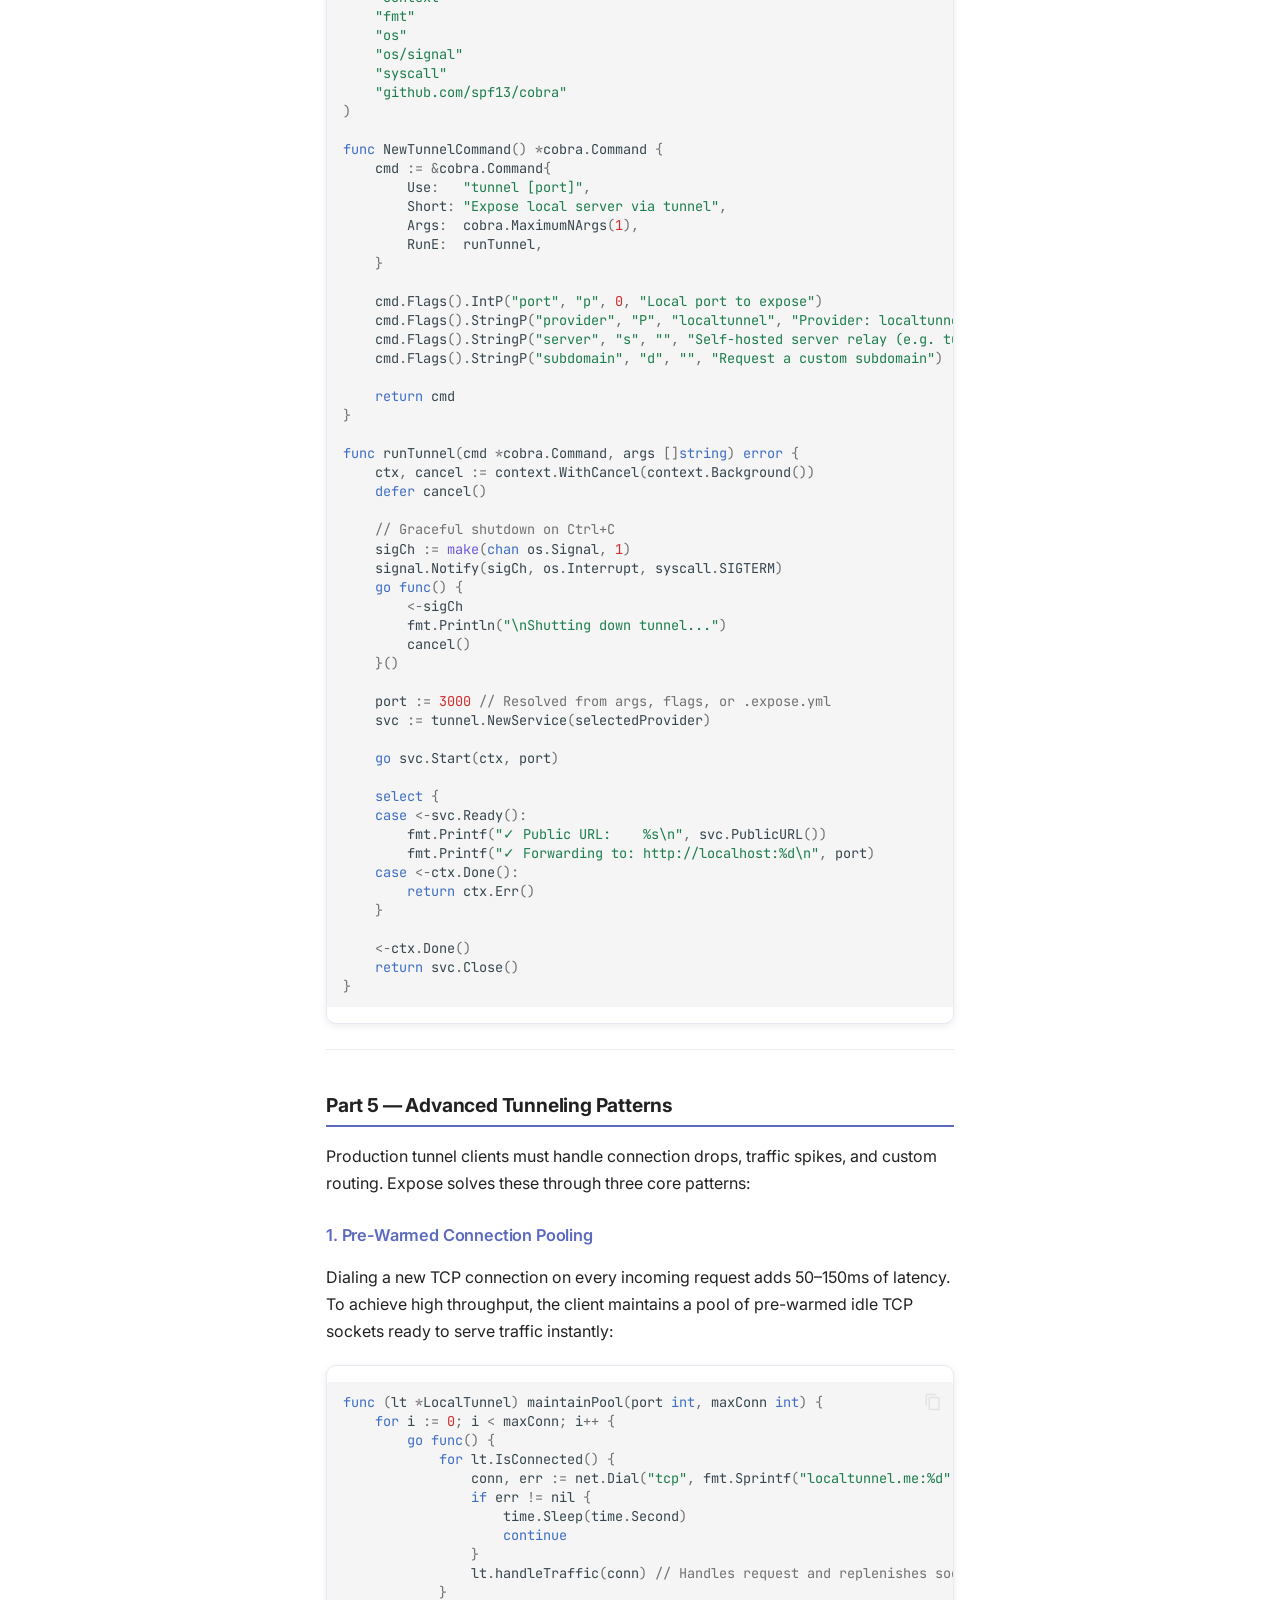
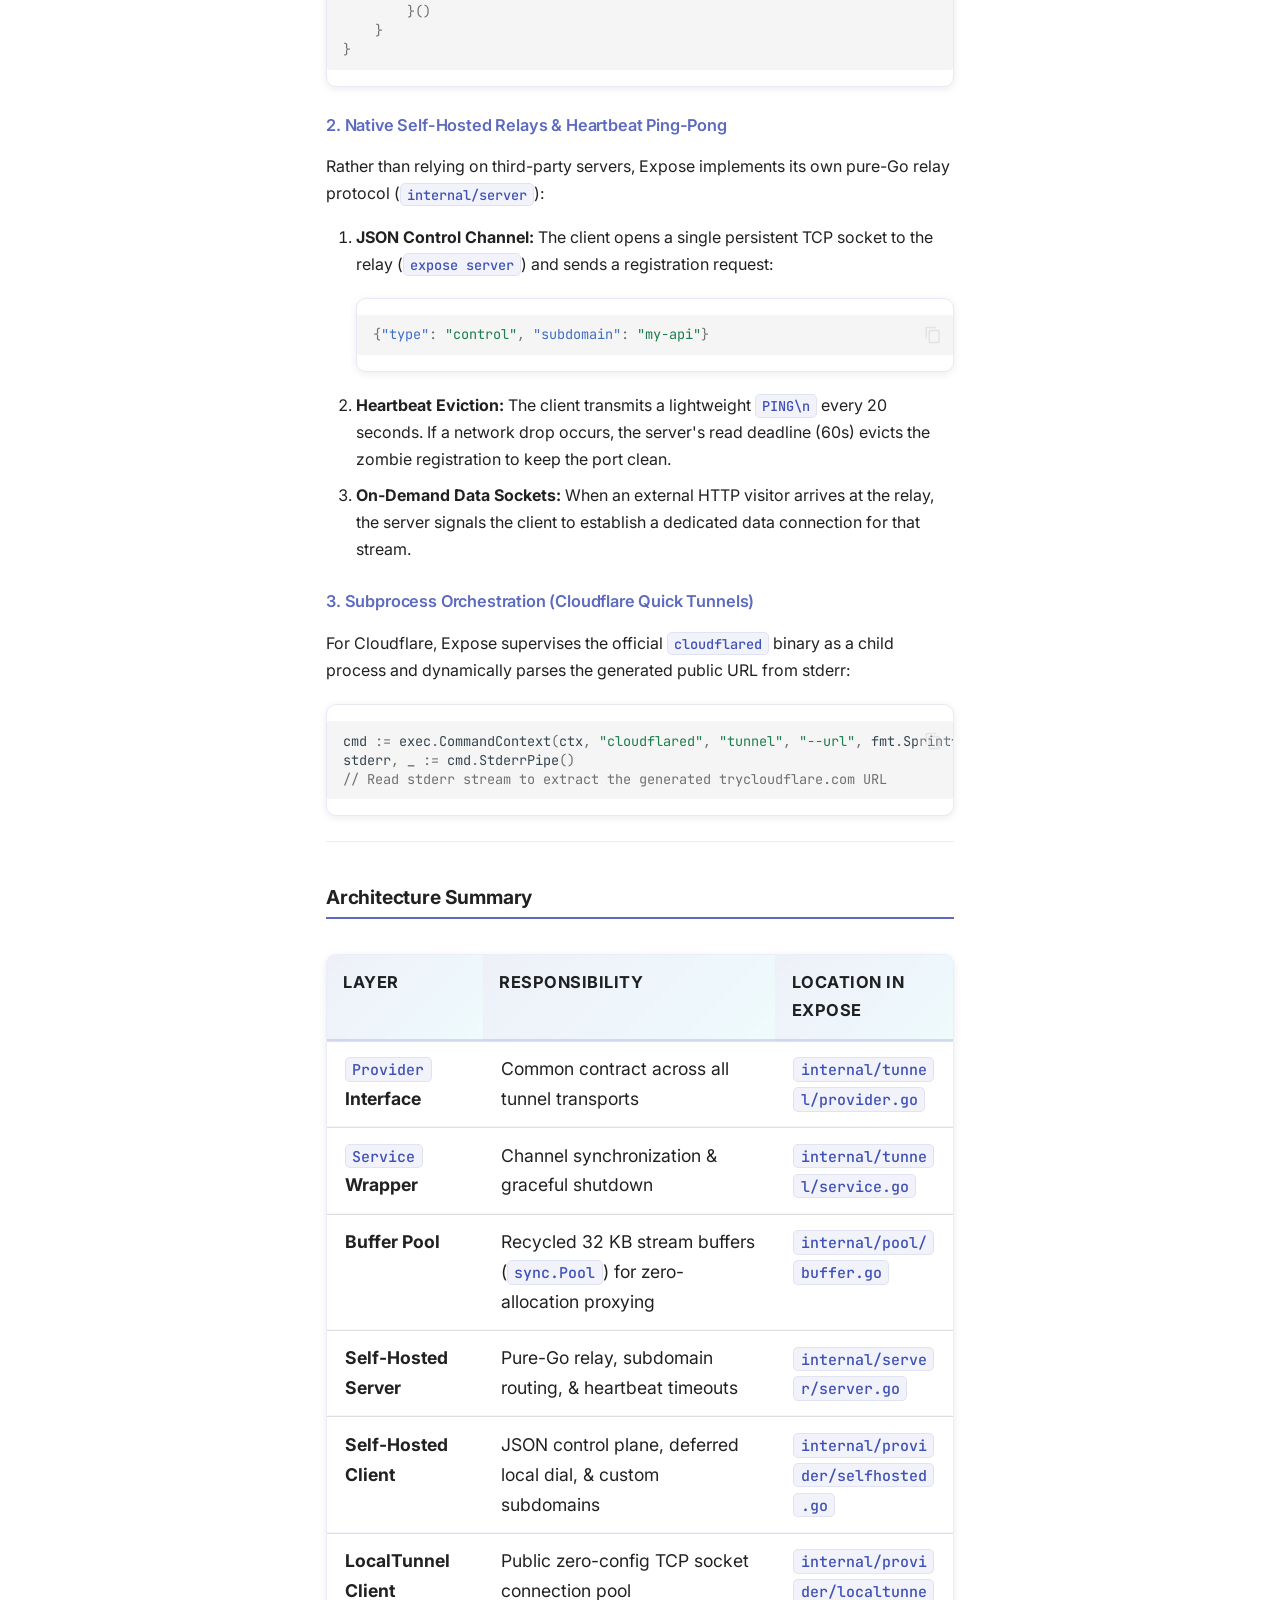
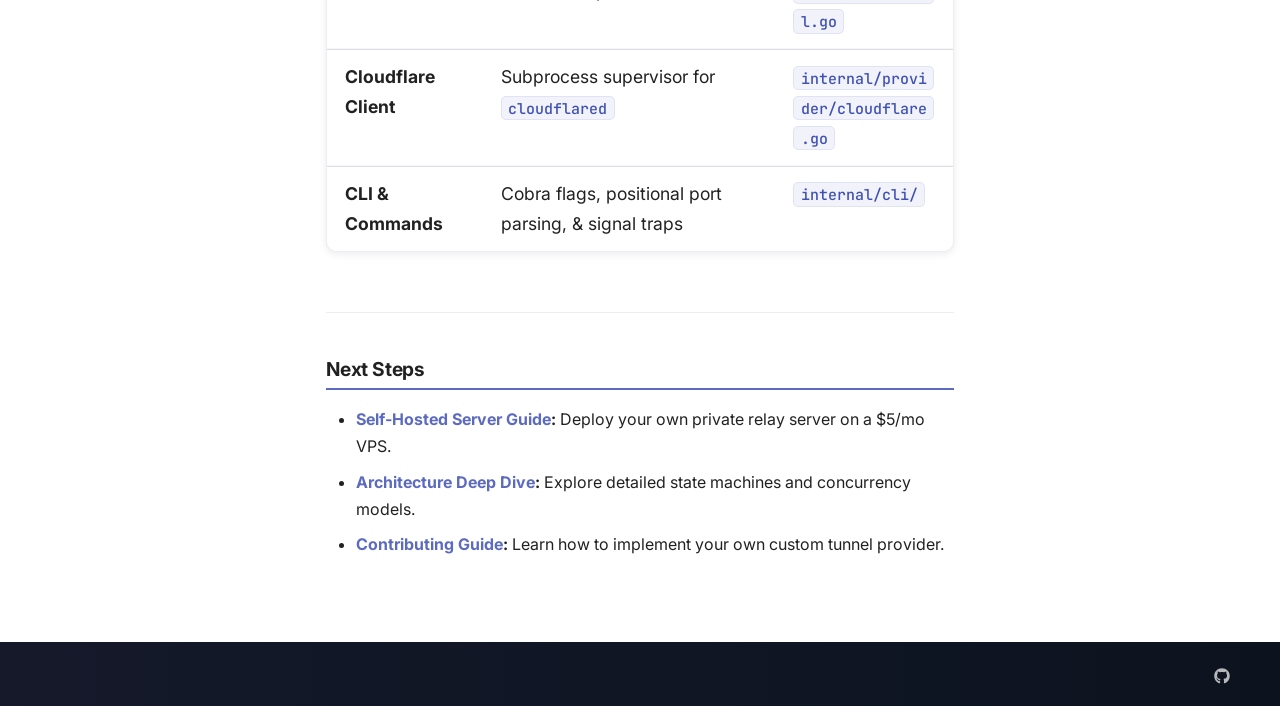
<file: TUTORIAL.html>
<!doctype html>
<html lang="en" class="no-js">
  <head>
    
      <meta charset="utf-8">
      <meta name="viewport" content="width=device-width,initial-scale=1">
      
        <meta name="description" content="The open-source, single-binary Go (Golang) alternative to ngrok. Expose local ports via LocalTunnel, Cloudflare, or a self-hosted server — zero signup required.">
      
      
        <meta name="author" content="kernelshard">
      
      
        <link rel="canonical" href="https://kernelshard.github.io/expose/TUTORIAL.html">
      
      
        <link rel="prev" href="guides/local-webhook-testing.html">
      
      
        <link rel="next" href="ADVANCED_USAGE.html">
      
      
        
      
      
      <link rel="icon" href="assets/images/favicon.png">
      <meta name="generator" content="mkdocs-1.6.1, mkdocs-material-9.8.2">
    
    
      
        <title>How Tunnels Work - Expose</title>
      
    
    
      <link rel="stylesheet" href="assets/stylesheets/main.57a0d79d.min.css">
      
        
        <link rel="stylesheet" href="assets/stylesheets/palette.fb2fffe2.min.css">
      
      


    
    
      
    
    
      
        
        
        <link rel="preconnect" href="https://fonts.gstatic.com" crossorigin>
        <link rel="stylesheet" href="https://fonts.googleapis.com/css?family=Inter:300,300i,400,400i,700,700i%7CJetBrains+Mono:400,400i,700,700i&display=fallback">
        <style>:root{--md-text-font:"Inter";--md-code-font:"JetBrains Mono"}</style>
      
    
    
      <link rel="stylesheet" href="stylesheets/custom.css">
    
    <script>__md_scope=new URL(".",location),__md_hash=e=>[...e].reduce(((e,_)=>(e<<5)-e+_.charCodeAt(0)),0),__md_get=(e,_=localStorage,t=__md_scope)=>JSON.parse(_.getItem(t.pathname+"."+e)),__md_set=(e,_,t=localStorage,a=__md_scope)=>{try{t.setItem(a.pathname+"."+e,JSON.stringify(_))}catch(e){}}</script>
    
      

    
    
  <!-- Google Search Console Verification -->
  <meta name="google-site-verification" content="svWmlb_sRs-5fFOw_f78x7ZrqtLPOv7zfHEW4vqskrg" />

  <!-- Favicon & Search Engine Icons (Google 48px Multiple Compliant) -->
  <link rel="icon" type="image/svg+xml" href="https://kernelshard.github.io/expose/assets/images/logo.svg">
  <link rel="icon" type="image/png" sizes="192x192" href="https://kernelshard.github.io/expose/assets/images/favicon-192.png">
  <link rel="icon" type="image/png" sizes="96x96" href="https://kernelshard.github.io/expose/assets/images/favicon-96.png">
  <link rel="icon" type="image/png" sizes="48x48" href="https://kernelshard.github.io/expose/assets/images/favicon-48.png">
  <link rel="apple-touch-icon" sizes="180x180" href="https://kernelshard.github.io/expose/assets/images/favicon-192.png">

  <!-- Open Graph / Facebook / Discord -->
  <meta property="og:type" content="website">
  <meta property="og:title" content="How Tunnels Work — Expose">
  <meta property="og:description" content="The open-source, single-binary Go (Golang) alternative to ngrok. Expose local ports via LocalTunnel, Cloudflare, or a self-hosted server — zero signup required.">
  <meta property="og:image" content="https://kernelshard.github.io/expose/social-preview.png">
  <meta property="og:url" content="https://kernelshard.github.io/expose/TUTORIAL.html">

  <!-- Twitter / X -->
  <meta name="twitter:card" content="summary_large_image">
  <meta name="twitter:title" content="How Tunnels Work — Expose">
  <meta name="twitter:description" content="The open-source, single-binary Go (Golang) alternative to ngrok. Expose local ports via LocalTunnel, Cloudflare, or a self-hosted server — zero signup required.">
  <meta name="twitter:image" content="https://kernelshard.github.io/expose/social-preview.png">

  <!-- Machine-Readable LLM Documentation -->
  <link rel="alternate" type="text/plain" href="https://kernelshard.github.io/expose/llms.txt" title="LLM Documentation (Index)">
  <link rel="alternate" type="text/plain" href="https://kernelshard.github.io/expose/llms-full.txt" title="LLM Documentation (Full)">

  <!-- JSON-LD Structured Data for Software Application -->
  <script type="application/ld+json">
  {
    "@context": "https://schema.org",
    "@type": "SoftwareApplication",
    "name": "Expose",
    "applicationCategory": "DeveloperApplication",
    "operatingSystem": "macOS, Linux, Windows",
    "programmingLanguage": "Go",
    "softwareVersion": "0.5.2",
    "description": "The open-source, single-binary Go (Golang) alternative to ngrok. Expose local ports via LocalTunnel, Cloudflare, or a self-hosted server with zero signup.",
    "url": "https://kernelshard.github.io/expose/",
    "downloadUrl": "https://github.com/kernelshard/expose/releases",
    "license": "https://www.apache.org/licenses/LICENSE-2.0",
    "author": {
      "@type": "Person",
      "name": "Samiul Sk",
      "url": "https://github.com/kernelshard"
    },
    "offers": {
      "@type": "Offer",
      "price": "0",
      "priceCurrency": "USD"
    }
  }
  </script>

  

  </head>
  
  
    
    
      
    
    
    
    
    <body dir="ltr" data-md-color-scheme="default" data-md-color-primary="custom" data-md-color-accent="custom">
  
    
    <input class="md-toggle" data-md-toggle="drawer" type="checkbox" id="__drawer" autocomplete="off">
    <input class="md-toggle" data-md-toggle="search" type="checkbox" id="__search" autocomplete="off">
    <label class="md-overlay" for="__drawer"></label>
    <div data-md-component="skip">
      
        
        <a href="#how-tunnels-work" class="md-skip">
          Skip to content
        </a>
      
    </div>
    <div data-md-component="announce">
      
    </div>
    
    
      

  

<header class="md-header md-header--shadow md-header--lifted" data-md-component="header">
  <nav class="md-header__inner md-grid" aria-label="Header">
    <a href="index.html" title="Expose" class="md-header__button md-logo" aria-label="Expose" data-md-component="logo">
      
  <img src="assets/images/logo.svg" alt="logo">

    </a>
    <label class="md-header__button md-icon" for="__drawer">
      
      <svg xmlns="http://www.w3.org/2000/svg" viewBox="0 0 24 24"><path d="M3 6h18v2H3zm0 5h18v2H3zm0 5h18v2H3z"/></svg>
    </label>
    <div class="md-header__title" data-md-component="header-title">
      <div class="md-header__ellipsis">
        <div class="md-header__topic">
          <span class="md-ellipsis">
            Expose
          </span>
        </div>
        <div class="md-header__topic" data-md-component="header-topic">
          <span class="md-ellipsis">
            
              How Tunnels Work
            
          </span>
        </div>
      </div>
    </div>
    
      
        <form class="md-header__option" data-md-component="palette">
  
    
    
    
    <input class="md-option" data-md-color-media="(prefers-color-scheme: light)" data-md-color-scheme="default" data-md-color-primary="custom" data-md-color-accent="custom"  aria-label="Switch to dark mode"  type="radio" name="__palette" id="__palette_0">
    
      <label class="md-header__button md-icon" title="Switch to dark mode" for="__palette_1" hidden>
        <svg xmlns="http://www.w3.org/2000/svg" viewBox="0 0 24 24"><path d="m17.75 4.09-2.53 1.94.91 3.06-2.63-1.81-2.63 1.81.91-3.06-2.53-1.94L12.44 4l1.06-3 1.06 3zm3.5 6.91-1.64 1.25.59 1.98-1.7-1.17-1.7 1.17.59-1.98L15.75 11l2.06-.05L18.5 9l.69 1.95zm-2.28 4.95c.83-.08 1.72 1.1 1.19 1.85-.32.45-.66.87-1.08 1.27C15.17 23 8.84 23 4.94 19.07c-3.91-3.9-3.91-10.24 0-14.14.4-.4.82-.76 1.27-1.08.75-.53 1.93.36 1.85 1.19-.27 2.86.69 5.83 2.89 8.02a9.96 9.96 0 0 0 8.02 2.89m-1.64 2.02a12.08 12.08 0 0 1-7.8-3.47c-2.17-2.19-3.33-5-3.49-7.82-2.81 3.14-2.7 7.96.31 10.98 3.02 3.01 7.84 3.12 10.98.31"/></svg>
      </label>
    
  
    
    
    
    <input class="md-option" data-md-color-media="(prefers-color-scheme: dark)" data-md-color-scheme="slate" data-md-color-primary="custom" data-md-color-accent="custom"  aria-label="Switch to light mode"  type="radio" name="__palette" id="__palette_1">
    
      <label class="md-header__button md-icon" title="Switch to light mode" for="__palette_0" hidden>
        <svg xmlns="http://www.w3.org/2000/svg" viewBox="0 0 24 24"><path d="M12 7a5 5 0 0 1 5 5 5 5 0 0 1-5 5 5 5 0 0 1-5-5 5 5 0 0 1 5-5m0 2a3 3 0 0 0-3 3 3 3 0 0 0 3 3 3 3 0 0 0 3-3 3 3 0 0 0-3-3m0-7 2.39 3.42C13.65 5.15 12.84 5 12 5s-1.65.15-2.39.42zM3.34 7l4.16-.35A7.2 7.2 0 0 0 5.94 8.5c-.44.74-.69 1.5-.83 2.29zm.02 10 1.76-3.77a7.131 7.131 0 0 0 2.38 4.14zM20.65 7l-1.77 3.79a7.02 7.02 0 0 0-2.38-4.15zm-.01 10-4.14.36c.59-.51 1.12-1.14 1.54-1.86.42-.73.69-1.5.83-2.29zM12 22l-2.41-3.44c.74.27 1.55.44 2.41.44.82 0 1.63-.17 2.37-.44z"/></svg>
      </label>
    
  
</form>
      
    
    
      <script>var palette=__md_get("__palette");if(palette&&palette.color){if("(prefers-color-scheme)"===palette.color.media){var media=matchMedia("(prefers-color-scheme: light)"),input=document.querySelector(media.matches?"[data-md-color-media='(prefers-color-scheme: light)']":"[data-md-color-media='(prefers-color-scheme: dark)']");palette.color.media=input.getAttribute("data-md-color-media"),palette.color.scheme=input.getAttribute("data-md-color-scheme"),palette.color.primary=input.getAttribute("data-md-color-primary"),palette.color.accent=input.getAttribute("data-md-color-accent")}for(var[key,value]of Object.entries(palette.color))document.body.setAttribute("data-md-color-"+key,value)}</script>
    
    
    
      
      
        <label class="md-header__button md-icon" for="__search">
          
          <svg xmlns="http://www.w3.org/2000/svg" viewBox="0 0 24 24"><path d="M9.5 3A6.5 6.5 0 0 1 16 9.5c0 1.61-.59 3.09-1.56 4.23l.27.27h.79l5 5-1.5 1.5-5-5v-.79l-.27-.27A6.52 6.52 0 0 1 9.5 16 6.5 6.5 0 0 1 3 9.5 6.5 6.5 0 0 1 9.5 3m0 2C7 5 5 7 5 9.5S7 14 9.5 14 14 12 14 9.5 12 5 9.5 5"/></svg>
        </label>
        <div class="md-search" data-md-component="search" role="dialog">
  <label class="md-search__overlay" for="__search"></label>
  <div class="md-search__inner" role="search">
    <form class="md-search__form" name="search">
      <input type="text" class="md-search__input" name="query" aria-label="Search" placeholder="Search" autocapitalize="off" autocorrect="off" autocomplete="off" spellcheck="false" data-md-component="search-query" required>
      <label class="md-search__icon md-icon" for="__search">
        
        <svg xmlns="http://www.w3.org/2000/svg" viewBox="0 0 24 24"><path d="M9.5 3A6.5 6.5 0 0 1 16 9.5c0 1.61-.59 3.09-1.56 4.23l.27.27h.79l5 5-1.5 1.5-5-5v-.79l-.27-.27A6.52 6.52 0 0 1 9.5 16 6.5 6.5 0 0 1 3 9.5 6.5 6.5 0 0 1 9.5 3m0 2C7 5 5 7 5 9.5S7 14 9.5 14 14 12 14 9.5 12 5 9.5 5"/></svg>
        
        <svg xmlns="http://www.w3.org/2000/svg" viewBox="0 0 24 24"><path d="M20 11v2H8l5.5 5.5-1.42 1.42L4.16 12l7.92-7.92L13.5 5.5 8 11z"/></svg>
      </label>
      <nav class="md-search__options" aria-label="Search">
        
          <a href="javascript:void(0)" class="md-search__icon md-icon" title="Share" aria-label="Share" data-clipboard data-clipboard-text="" data-md-component="search-share" tabindex="-1">
            
            <svg xmlns="http://www.w3.org/2000/svg" viewBox="0 0 24 24"><path d="M18 16.08c-.76 0-1.44.3-1.96.77L8.91 12.7c.05-.23.09-.46.09-.7s-.04-.47-.09-.7l7.05-4.11c.54.5 1.25.81 2.04.81a3 3 0 0 0 3-3 3 3 0 0 0-3-3 3 3 0 0 0-3 3c0 .24.04.47.09.7L8.04 9.81C7.5 9.31 6.79 9 6 9a3 3 0 0 0-3 3 3 3 0 0 0 3 3c.79 0 1.5-.31 2.04-.81l7.12 4.15c-.05.21-.08.43-.08.66 0 1.61 1.31 2.91 2.92 2.91s2.92-1.3 2.92-2.91A2.92 2.92 0 0 0 18 16.08"/></svg>
          </a>
        
        <button type="reset" class="md-search__icon md-icon" title="Clear" aria-label="Clear" tabindex="-1">
          
          <svg xmlns="http://www.w3.org/2000/svg" viewBox="0 0 24 24"><path d="M19 6.41 17.59 5 12 10.59 6.41 5 5 6.41 10.59 12 5 17.59 6.41 19 12 13.41 17.59 19 19 17.59 13.41 12z"/></svg>
        </button>
      </nav>
      
        <div class="md-search__suggest" data-md-component="search-suggest"></div>
      
    </form>
    <div class="md-search__output">
      <div class="md-search__scrollwrap" tabindex="0" data-md-scrollfix>
        <div class="md-search-result" data-md-component="search-result">
          <div class="md-search-result__meta">
            Initializing search
          </div>
          <ol class="md-search-result__list" role="presentation"></ol>
        </div>
      </div>
    </div>
  </div>
</div>
      
    
    
      <div class="md-header__source">
        <a href="https://github.com/kernelshard/expose" title="Go to repository" class="md-source" data-md-component="source">
  <div class="md-source__icon md-icon">
    
    <svg xmlns="http://www.w3.org/2000/svg" viewBox="0 0 512 512"><!--! Font Awesome Free 7.1.0 by @fontawesome - https://fontawesome.com License - https://fontawesome.com/license/free (Icons: CC BY 4.0, Fonts: SIL OFL 1.1, Code: MIT License) Copyright 2025 Fonticons, Inc.--><path d="M173.9 397.4c0 2-2.3 3.6-5.2 3.6-3.3.3-5.6-1.3-5.6-3.6 0-2 2.3-3.6 5.2-3.6 3-.3 5.6 1.3 5.6 3.6m-31.1-4.5c-.7 2 1.3 4.3 4.3 4.9 2.6 1 5.6 0 6.2-2s-1.3-4.3-4.3-5.2c-2.6-.7-5.5.3-6.2 2.3m44.2-1.7c-2.9.7-4.9 2.6-4.6 4.9.3 2 2.9 3.3 5.9 2.6 2.9-.7 4.9-2.6 4.6-4.6-.3-1.9-3-3.2-5.9-2.9M252.8 8C114.1 8 8 113.3 8 252c0 110.9 69.8 205.8 169.5 239.2 12.8 2.3 17.3-5.6 17.3-12.1 0-6.2-.3-40.4-.3-61.4 0 0-70 15-84.7-29.8 0 0-11.4-29.1-27.8-36.6 0 0-22.9-15.7 1.6-15.4 0 0 24.9 2 38.6 25.8 21.9 38.6 58.6 27.5 72.9 20.9 2.3-16 8.8-27.1 16-33.7-55.9-6.2-112.3-14.3-112.3-110.5 0-27.5 7.6-41.3 23.6-58.9-2.6-6.5-11.1-33.3 2.6-67.9 20.9-6.5 69 27 69 27 20-5.6 41.5-8.5 62.8-8.5s42.8 2.9 62.8 8.5c0 0 48.1-33.6 69-27 13.7 34.7 5.2 61.4 2.6 67.9 16 17.7 25.8 31.5 25.8 58.9 0 96.5-58.9 104.2-114.8 110.5 9.2 7.9 17 22.9 17 46.4 0 33.7-.3 75.4-.3 83.6 0 6.5 4.6 14.4 17.3 12.1C436.2 457.8 504 362.9 504 252 504 113.3 391.5 8 252.8 8M105.2 352.9c-1.3 1-1 3.3.7 5.2 1.6 1.6 3.9 2.3 5.2 1 1.3-1 1-3.3-.7-5.2-1.6-1.6-3.9-2.3-5.2-1m-10.8-8.1c-.7 1.3.3 2.9 2.3 3.9 1.6 1 3.6.7 4.3-.7.7-1.3-.3-2.9-2.3-3.9-2-.6-3.6-.3-4.3.7m32.4 35.6c-1.6 1.3-1 4.3 1.3 6.2 2.3 2.3 5.2 2.6 6.5 1 1.3-1.3.7-4.3-1.3-6.2-2.2-2.3-5.2-2.6-6.5-1m-11.4-14.7c-1.6 1-1.6 3.6 0 5.9s4.3 3.3 5.6 2.3c1.6-1.3 1.6-3.9 0-6.2-1.4-2.3-4-3.3-5.6-2"/></svg>
  </div>
  <div class="md-source__repository">
    kernelshard/expose
  </div>
</a>
      </div>
    
  </nav>
  
    
      
<nav class="md-tabs" aria-label="Tabs" data-md-component="tabs">
  <div class="md-grid">
    <ul class="md-tabs__list">
      
        
  
  
  
  
    <li class="md-tabs__item">
      <a href="index.html" class="md-tabs__link">
        
  
  
    
  
  Home

      </a>
    </li>
  

      
        
  
  
  
  
    <li class="md-tabs__item">
      <a href="GETTING_STARTED.html" class="md-tabs__link">
        
  
  
    
  
  Getting Started

      </a>
    </li>
  

      
        
  
  
  
  
    <li class="md-tabs__item">
      <a href="SELF_HOSTED.html" class="md-tabs__link">
        
  
  
    
  
  Self-Hosted

      </a>
    </li>
  

      
        
  
  
  
  
    <li class="md-tabs__item">
      <a href="FAQ.html" class="md-tabs__link">
        
  
  
    
  
  FAQ

      </a>
    </li>
  

      
        
  
  
  
    
  
  
    
    
      <li class="md-tabs__item md-tabs__item--active">
        <a href="guides/local-webhook-testing.html" class="md-tabs__link">
          
  
  
    
  
  Guides

        </a>
      </li>
    
  

      
        
  
  
  
  
    <li class="md-tabs__item">
      <a href="ARCHITECTURE.html" class="md-tabs__link">
        
  
  
    
  
  Architecture

      </a>
    </li>
  

      
        
  
  
  
  
    
    
      <li class="md-tabs__item">
        <a href="ONBOARDING.html" class="md-tabs__link">
          
  
  
    
  
  Contributing

        </a>
      </li>
    
  

      
    </ul>
  </div>
</nav>
    
  
</header>
    
    <div class="md-container" data-md-component="container">
      
      
        
      
      <main class="md-main" data-md-component="main">
        <div class="md-main__inner md-grid">
          
            
              
              <div class="md-sidebar md-sidebar--primary" data-md-component="sidebar" data-md-type="navigation" >
                <div class="md-sidebar__scrollwrap">
                  <div class="md-sidebar__inner">
                    


  


<nav class="md-nav md-nav--primary md-nav--lifted" aria-label="Navigation" data-md-level="0">
  <label class="md-nav__title" for="__drawer">
    <a href="index.html" title="Expose" class="md-nav__button md-logo" aria-label="Expose" data-md-component="logo">
      
  <img src="assets/images/logo.svg" alt="logo">

    </a>
    Expose
  </label>
  
    <div class="md-nav__source">
      <a href="https://github.com/kernelshard/expose" title="Go to repository" class="md-source" data-md-component="source">
  <div class="md-source__icon md-icon">
    
    <svg xmlns="http://www.w3.org/2000/svg" viewBox="0 0 512 512"><!--! Font Awesome Free 7.1.0 by @fontawesome - https://fontawesome.com License - https://fontawesome.com/license/free (Icons: CC BY 4.0, Fonts: SIL OFL 1.1, Code: MIT License) Copyright 2025 Fonticons, Inc.--><path d="M173.9 397.4c0 2-2.3 3.6-5.2 3.6-3.3.3-5.6-1.3-5.6-3.6 0-2 2.3-3.6 5.2-3.6 3-.3 5.6 1.3 5.6 3.6m-31.1-4.5c-.7 2 1.3 4.3 4.3 4.9 2.6 1 5.6 0 6.2-2s-1.3-4.3-4.3-5.2c-2.6-.7-5.5.3-6.2 2.3m44.2-1.7c-2.9.7-4.9 2.6-4.6 4.9.3 2 2.9 3.3 5.9 2.6 2.9-.7 4.9-2.6 4.6-4.6-.3-1.9-3-3.2-5.9-2.9M252.8 8C114.1 8 8 113.3 8 252c0 110.9 69.8 205.8 169.5 239.2 12.8 2.3 17.3-5.6 17.3-12.1 0-6.2-.3-40.4-.3-61.4 0 0-70 15-84.7-29.8 0 0-11.4-29.1-27.8-36.6 0 0-22.9-15.7 1.6-15.4 0 0 24.9 2 38.6 25.8 21.9 38.6 58.6 27.5 72.9 20.9 2.3-16 8.8-27.1 16-33.7-55.9-6.2-112.3-14.3-112.3-110.5 0-27.5 7.6-41.3 23.6-58.9-2.6-6.5-11.1-33.3 2.6-67.9 20.9-6.5 69 27 69 27 20-5.6 41.5-8.5 62.8-8.5s42.8 2.9 62.8 8.5c0 0 48.1-33.6 69-27 13.7 34.7 5.2 61.4 2.6 67.9 16 17.7 25.8 31.5 25.8 58.9 0 96.5-58.9 104.2-114.8 110.5 9.2 7.9 17 22.9 17 46.4 0 33.7-.3 75.4-.3 83.6 0 6.5 4.6 14.4 17.3 12.1C436.2 457.8 504 362.9 504 252 504 113.3 391.5 8 252.8 8M105.2 352.9c-1.3 1-1 3.3.7 5.2 1.6 1.6 3.9 2.3 5.2 1 1.3-1 1-3.3-.7-5.2-1.6-1.6-3.9-2.3-5.2-1m-10.8-8.1c-.7 1.3.3 2.9 2.3 3.9 1.6 1 3.6.7 4.3-.7.7-1.3-.3-2.9-2.3-3.9-2-.6-3.6-.3-4.3.7m32.4 35.6c-1.6 1.3-1 4.3 1.3 6.2 2.3 2.3 5.2 2.6 6.5 1 1.3-1.3.7-4.3-1.3-6.2-2.2-2.3-5.2-2.6-6.5-1m-11.4-14.7c-1.6 1-1.6 3.6 0 5.9s4.3 3.3 5.6 2.3c1.6-1.3 1.6-3.9 0-6.2-1.4-2.3-4-3.3-5.6-2"/></svg>
  </div>
  <div class="md-source__repository">
    kernelshard/expose
  </div>
</a>
    </div>
  
  <ul class="md-nav__list" data-md-scrollfix>
    
      
      
  
  
  
  
    <li class="md-nav__item">
      <a href="index.html" class="md-nav__link">
        
  
  
  <span class="md-ellipsis">
    
  
    Home
  

    
  </span>
  
  

      </a>
    </li>
  

    
      
      
  
  
  
  
    <li class="md-nav__item">
      <a href="GETTING_STARTED.html" class="md-nav__link">
        
  
  
  <span class="md-ellipsis">
    
  
    Getting Started
  

    
  </span>
  
  

      </a>
    </li>
  

    
      
      
  
  
  
  
    <li class="md-nav__item">
      <a href="SELF_HOSTED.html" class="md-nav__link">
        
  
  
  <span class="md-ellipsis">
    
  
    Self-Hosted
  

    
  </span>
  
  

      </a>
    </li>
  

    
      
      
  
  
  
  
    <li class="md-nav__item">
      <a href="FAQ.html" class="md-nav__link">
        
  
  
  <span class="md-ellipsis">
    
  
    FAQ
  

    
  </span>
  
  

      </a>
    </li>
  

    
      
      
  
  
    
  
  
  
    
    
      
        
      
        
      
        
      
    
    
    
      
        
        
      
      
        
      
    
    
    <li class="md-nav__item md-nav__item--active md-nav__item--section md-nav__item--nested">
      
        
        
        <input class="md-nav__toggle md-toggle " type="checkbox" id="__nav_5" checked>
        
          
          <label class="md-nav__link" for="__nav_5" id="__nav_5_label" tabindex="">
            
  
  
  <span class="md-ellipsis">
    
  
    Guides
  

    
  </span>
  
  

            <span class="md-nav__icon md-icon"></span>
          </label>
        
        <nav class="md-nav" data-md-level="1" aria-labelledby="__nav_5_label" aria-expanded="true">
          <label class="md-nav__title" for="__nav_5">
            <span class="md-nav__icon md-icon"></span>
            
  
    Guides
  

          </label>
          <ul class="md-nav__list" data-md-scrollfix>
            
              
                
  
  
  
  
    <li class="md-nav__item">
      <a href="guides/local-webhook-testing.html" class="md-nav__link">
        
  
  
  <span class="md-ellipsis">
    
  
    Local Webhook Testing
  

    
  </span>
  
  

      </a>
    </li>
  

              
            
              
                
  
  
    
  
  
  
    <li class="md-nav__item md-nav__item--active">
      
      <input class="md-nav__toggle md-toggle" type="checkbox" id="__toc">
      
      
        
      
      
        <label class="md-nav__link md-nav__link--active" for="__toc">
          
  
  
  <span class="md-ellipsis">
    
  
    How Tunnels Work
  

    
  </span>
  
  

          <span class="md-nav__icon md-icon"></span>
        </label>
      
      <a href="TUTORIAL.html" class="md-nav__link md-nav__link--active">
        
  
  
  <span class="md-ellipsis">
    
  
    How Tunnels Work
  

    
  </span>
  
  

      </a>
      
        

  

<nav class="md-nav md-nav--secondary" aria-label="On this page">
  
  
  
    
  
  
    <label class="md-nav__title" for="__toc">
      <span class="md-nav__icon md-icon"></span>
      On this page
    </label>
    <ul class="md-nav__list" data-md-component="toc" data-md-scrollfix>
      
        <li class="md-nav__item">
  <a href="#part-1-what-is-a-tunnel" class="md-nav__link">
    <span class="md-ellipsis">
      
        Part 1 — What Is a Tunnel?
      
    </span>
  </a>
  
    <nav class="md-nav" aria-label="Part 1 — What Is a Tunnel?">
      <ul class="md-nav__list">
        
          <li class="md-nav__item">
  <a href="#the-request-lifecycle" class="md-nav__link">
    <span class="md-ellipsis">
      
        The Request Lifecycle
      
    </span>
  </a>
  
</li>
        
      </ul>
    </nav>
  
</li>
      
        <li class="md-nav__item">
  <a href="#part-2-building-a-minimal-tunnel-client" class="md-nav__link">
    <span class="md-ellipsis">
      
        Part 2 — Building a Minimal Tunnel Client
      
    </span>
  </a>
  
    <nav class="md-nav" aria-label="Part 2 — Building a Minimal Tunnel Client">
      <ul class="md-nav__list">
        
          <li class="md-nav__item">
  <a href="#step-1-request-a-tunnel-endpoint" class="md-nav__link">
    <span class="md-ellipsis">
      
        Step 1: Request a Tunnel Endpoint
      
    </span>
  </a>
  
</li>
        
          <li class="md-nav__item">
  <a href="#step-2-establish-the-tcp-relay-connection" class="md-nav__link">
    <span class="md-ellipsis">
      
        Step 2: Establish the TCP Relay Connection
      
    </span>
  </a>
  
</li>
        
          <li class="md-nav__item">
  <a href="#step-3-bidirectional-socket-proxying" class="md-nav__link">
    <span class="md-ellipsis">
      
        Step 3: Bidirectional Socket Proxying
      
    </span>
  </a>
  
</li>
        
          <li class="md-nav__item">
  <a href="#step-4-putting-it-all-together" class="md-nav__link">
    <span class="md-ellipsis">
      
        Step 4: Putting It All Together
      
    </span>
  </a>
  
</li>
        
      </ul>
    </nav>
  
</li>
      
        <li class="md-nav__item">
  <a href="#part-3-the-provider-abstraction-pattern" class="md-nav__link">
    <span class="md-ellipsis">
      
        Part 3 — The Provider Abstraction Pattern
      
    </span>
  </a>
  
    <nav class="md-nav" aria-label="Part 3 — The Provider Abstraction Pattern">
      <ul class="md-nav__list">
        
          <li class="md-nav__item">
  <a href="#the-provider-interface" class="md-nav__link">
    <span class="md-ellipsis">
      
        The Provider Interface
      
    </span>
  </a>
  
</li>
        
          <li class="md-nav__item">
  <a href="#thread-safe-service-lifecycle" class="md-nav__link">
    <span class="md-ellipsis">
      
        Thread-Safe Service Lifecycle
      
    </span>
  </a>
  
</li>
        
      </ul>
    </nav>
  
</li>
      
        <li class="md-nav__item">
  <a href="#part-4-building-the-cli-with-cobra" class="md-nav__link">
    <span class="md-ellipsis">
      
        Part 4 — Building the CLI with Cobra
      
    </span>
  </a>
  
</li>
      
        <li class="md-nav__item">
  <a href="#part-5-advanced-tunneling-patterns" class="md-nav__link">
    <span class="md-ellipsis">
      
        Part 5 — Advanced Tunneling Patterns
      
    </span>
  </a>
  
    <nav class="md-nav" aria-label="Part 5 — Advanced Tunneling Patterns">
      <ul class="md-nav__list">
        
          <li class="md-nav__item">
  <a href="#1-pre-warmed-connection-pooling" class="md-nav__link">
    <span class="md-ellipsis">
      
        1. Pre-Warmed Connection Pooling
      
    </span>
  </a>
  
</li>
        
          <li class="md-nav__item">
  <a href="#2-native-self-hosted-relays-heartbeat-ping-pong" class="md-nav__link">
    <span class="md-ellipsis">
      
        2. Native Self-Hosted Relays &amp; Heartbeat Ping-Pong
      
    </span>
  </a>
  
</li>
        
          <li class="md-nav__item">
  <a href="#3-subprocess-orchestration-cloudflare-quick-tunnels" class="md-nav__link">
    <span class="md-ellipsis">
      
        3. Subprocess Orchestration (Cloudflare Quick Tunnels)
      
    </span>
  </a>
  
</li>
        
      </ul>
    </nav>
  
</li>
      
        <li class="md-nav__item">
  <a href="#architecture-summary" class="md-nav__link">
    <span class="md-ellipsis">
      
        Architecture Summary
      
    </span>
  </a>
  
</li>
      
        <li class="md-nav__item">
  <a href="#next-steps" class="md-nav__link">
    <span class="md-ellipsis">
      
        Next Steps
      
    </span>
  </a>
  
</li>
      
    </ul>
  
</nav>
      
    </li>
  

              
            
              
                
  
  
  
  
    <li class="md-nav__item">
      <a href="ADVANCED_USAGE.html" class="md-nav__link">
        
  
  
  <span class="md-ellipsis">
    
  
    Advanced Usage
  

    
  </span>
  
  

      </a>
    </li>
  

              
            
          </ul>
        </nav>
      
    </li>
  

    
      
      
  
  
  
  
    <li class="md-nav__item">
      <a href="ARCHITECTURE.html" class="md-nav__link">
        
  
  
  <span class="md-ellipsis">
    
  
    Architecture
  

    
  </span>
  
  

      </a>
    </li>
  

    
      
      
  
  
  
  
    
    
      
        
      
        
      
    
    
    
      
      
        
      
    
    
    <li class="md-nav__item md-nav__item--nested">
      
        
        
        <input class="md-nav__toggle md-toggle " type="checkbox" id="__nav_7" >
        
          
          <label class="md-nav__link" for="__nav_7" id="__nav_7_label" tabindex="0">
            
  
  
  <span class="md-ellipsis">
    
  
    Contributing
  

    
  </span>
  
  

            <span class="md-nav__icon md-icon"></span>
          </label>
        
        <nav class="md-nav" data-md-level="1" aria-labelledby="__nav_7_label" aria-expanded="false">
          <label class="md-nav__title" for="__nav_7">
            <span class="md-nav__icon md-icon"></span>
            
  
    Contributing
  

          </label>
          <ul class="md-nav__list" data-md-scrollfix>
            
              
                
  
  
  
  
    <li class="md-nav__item">
      <a href="ONBOARDING.html" class="md-nav__link">
        
  
  
  <span class="md-ellipsis">
    
  
    Onboarding
  

    
  </span>
  
  

      </a>
    </li>
  

              
            
              
                
  
  
  
  
    <li class="md-nav__item">
      <a href="CONTRIBUTING.html" class="md-nav__link">
        
  
  
  <span class="md-ellipsis">
    
  
    Contributing Guide
  

    
  </span>
  
  

      </a>
    </li>
  

              
            
          </ul>
        </nav>
      
    </li>
  

    
  </ul>
</nav>
                  </div>
                </div>
              </div>
            
            
              
              <div class="md-sidebar md-sidebar--secondary" data-md-component="sidebar" data-md-type="toc" >
                <div class="md-sidebar__scrollwrap">
                  <div class="md-sidebar__inner">
                    

  

<nav class="md-nav md-nav--secondary" aria-label="On this page">
  
  
  
    
  
  
    <label class="md-nav__title" for="__toc">
      <span class="md-nav__icon md-icon"></span>
      On this page
    </label>
    <ul class="md-nav__list" data-md-component="toc" data-md-scrollfix>
      
        <li class="md-nav__item">
  <a href="#part-1-what-is-a-tunnel" class="md-nav__link">
    <span class="md-ellipsis">
      
        Part 1 — What Is a Tunnel?
      
    </span>
  </a>
  
    <nav class="md-nav" aria-label="Part 1 — What Is a Tunnel?">
      <ul class="md-nav__list">
        
          <li class="md-nav__item">
  <a href="#the-request-lifecycle" class="md-nav__link">
    <span class="md-ellipsis">
      
        The Request Lifecycle
      
    </span>
  </a>
  
</li>
        
      </ul>
    </nav>
  
</li>
      
        <li class="md-nav__item">
  <a href="#part-2-building-a-minimal-tunnel-client" class="md-nav__link">
    <span class="md-ellipsis">
      
        Part 2 — Building a Minimal Tunnel Client
      
    </span>
  </a>
  
    <nav class="md-nav" aria-label="Part 2 — Building a Minimal Tunnel Client">
      <ul class="md-nav__list">
        
          <li class="md-nav__item">
  <a href="#step-1-request-a-tunnel-endpoint" class="md-nav__link">
    <span class="md-ellipsis">
      
        Step 1: Request a Tunnel Endpoint
      
    </span>
  </a>
  
</li>
        
          <li class="md-nav__item">
  <a href="#step-2-establish-the-tcp-relay-connection" class="md-nav__link">
    <span class="md-ellipsis">
      
        Step 2: Establish the TCP Relay Connection
      
    </span>
  </a>
  
</li>
        
          <li class="md-nav__item">
  <a href="#step-3-bidirectional-socket-proxying" class="md-nav__link">
    <span class="md-ellipsis">
      
        Step 3: Bidirectional Socket Proxying
      
    </span>
  </a>
  
</li>
        
          <li class="md-nav__item">
  <a href="#step-4-putting-it-all-together" class="md-nav__link">
    <span class="md-ellipsis">
      
        Step 4: Putting It All Together
      
    </span>
  </a>
  
</li>
        
      </ul>
    </nav>
  
</li>
      
        <li class="md-nav__item">
  <a href="#part-3-the-provider-abstraction-pattern" class="md-nav__link">
    <span class="md-ellipsis">
      
        Part 3 — The Provider Abstraction Pattern
      
    </span>
  </a>
  
    <nav class="md-nav" aria-label="Part 3 — The Provider Abstraction Pattern">
      <ul class="md-nav__list">
        
          <li class="md-nav__item">
  <a href="#the-provider-interface" class="md-nav__link">
    <span class="md-ellipsis">
      
        The Provider Interface
      
    </span>
  </a>
  
</li>
        
          <li class="md-nav__item">
  <a href="#thread-safe-service-lifecycle" class="md-nav__link">
    <span class="md-ellipsis">
      
        Thread-Safe Service Lifecycle
      
    </span>
  </a>
  
</li>
        
      </ul>
    </nav>
  
</li>
      
        <li class="md-nav__item">
  <a href="#part-4-building-the-cli-with-cobra" class="md-nav__link">
    <span class="md-ellipsis">
      
        Part 4 — Building the CLI with Cobra
      
    </span>
  </a>
  
</li>
      
        <li class="md-nav__item">
  <a href="#part-5-advanced-tunneling-patterns" class="md-nav__link">
    <span class="md-ellipsis">
      
        Part 5 — Advanced Tunneling Patterns
      
    </span>
  </a>
  
    <nav class="md-nav" aria-label="Part 5 — Advanced Tunneling Patterns">
      <ul class="md-nav__list">
        
          <li class="md-nav__item">
  <a href="#1-pre-warmed-connection-pooling" class="md-nav__link">
    <span class="md-ellipsis">
      
        1. Pre-Warmed Connection Pooling
      
    </span>
  </a>
  
</li>
        
          <li class="md-nav__item">
  <a href="#2-native-self-hosted-relays-heartbeat-ping-pong" class="md-nav__link">
    <span class="md-ellipsis">
      
        2. Native Self-Hosted Relays &amp; Heartbeat Ping-Pong
      
    </span>
  </a>
  
</li>
        
          <li class="md-nav__item">
  <a href="#3-subprocess-orchestration-cloudflare-quick-tunnels" class="md-nav__link">
    <span class="md-ellipsis">
      
        3. Subprocess Orchestration (Cloudflare Quick Tunnels)
      
    </span>
  </a>
  
</li>
        
      </ul>
    </nav>
  
</li>
      
        <li class="md-nav__item">
  <a href="#architecture-summary" class="md-nav__link">
    <span class="md-ellipsis">
      
        Architecture Summary
      
    </span>
  </a>
  
</li>
      
        <li class="md-nav__item">
  <a href="#next-steps" class="md-nav__link">
    <span class="md-ellipsis">
      
        Next Steps
      
    </span>
  </a>
  
</li>
      
    </ul>
  
</nav>
                  </div>
                </div>
              </div>
            
          
          
            <div class="md-content" data-md-component="content">
              
                



  


  <nav class="md-path" aria-label="Navigation" >
    <ol class="md-path__list">
      
        
  
  
    <li class="md-path__item">
      <a href="index.html" class="md-path__link">
        
  <span class="md-ellipsis">
    Home
  </span>

      </a>
    </li>
  

      
      
        
  
  
    
    
      <li class="md-path__item">
        <a href="guides/local-webhook-testing.html" class="md-path__link">
          
  <span class="md-ellipsis">
    Guides
  </span>

        </a>
      </li>
    
  

      
    </ol>
  </nav>

              
              <article class="md-content__inner md-typeset">
                
                  


  
  


<h1 id="how-tunnels-work">How Tunnels Work<a class="headerlink" href="#how-tunnels-work" title="Permanent link">&para;</a></h1>
<p>Reverse-proxy tunnels allow services running on your local machine (<code>localhost</code>) to be reachable from anywhere on the public internet, bypassing NATs, CGNATs, and restrictive local firewalls.</p>
<p>This guide explains how reverse tunneling works from first principles. By the end, you will understand how commercial tools like <strong>ngrok</strong> work under the hood, and how to build a lightweight, open-source <strong>ngrok alternative</strong> from scratch in pure Go.</p>
<div class="admonition note">
<p class="admonition-title">Sandbox vs. Private Relays</p>
<p>This walkthrough uses the open <strong>LocalTunnel protocol</strong> (<code>localtunnel.me</code>) as a zero-setup sandbox so you can run the code immediately without cloud infrastructure. In production, <strong>Expose</strong> also ships its own private, pure-Go relay server (<code>expose server</code>).</p>
</div>
<hr />
<h2 id="part-1-what-is-a-tunnel">Part 1 — What Is a Tunnel?<a class="headerlink" href="#part-1-what-is-a-tunnel" title="Permanent link">&para;</a></h2>
<p>When you run a web server on <code>localhost:3000</code>, external visitors cannot reach it because your machine sits behind a router using Network Address Translation (NAT) with a private IP.</p>
<p>A <strong>reverse proxy tunnel</strong> solves this by flipping the connection flow: <strong>your local machine initiates an outbound TCP connection to a public relay server.</strong> Because stateful firewalls permit outbound traffic and its return packets, this connection stays open and acts as a bidirectional bridge.</p>
<div class="language-text highlight"><pre><span></span><code><span id="__span-0-1"><a id="__codelineno-0-1" name="__codelineno-0-1" href="#__codelineno-0-1"></a>+---------------+          +-----------------------+          +--------------+
</span><span id="__span-0-2"><a id="__codelineno-0-2" name="__codelineno-0-2" href="#__codelineno-0-2"></a>| Internet User |          |  Public Relay Server  |          | Local Client |
</span><span id="__span-0-3"><a id="__codelineno-0-3" name="__codelineno-0-3" href="#__codelineno-0-3"></a>| (Web Visitor) | --HTTP-&gt; |  (e.g. VPS / Relay)   | &lt;--TCP-- | (Expose CLI) | --HTTP-&gt; localhost:3000
</span><span id="__span-0-4"><a id="__codelineno-0-4" name="__codelineno-0-4" href="#__codelineno-0-4"></a>+---------------+          +-----------------------+          +--------------+
</span></code></pre></div>
<h3 id="the-request-lifecycle">The Request Lifecycle<a class="headerlink" href="#the-request-lifecycle" title="Permanent link">&para;</a></h3>
<ol>
<li><strong>Registration:</strong> The client contacts the relay server and requests a public endpoint (e.g., <code>https://my-app.relay.com</code>).</li>
<li><strong>Control Connection:</strong> The client establishes an outbound TCP socket to the relay and keeps it alive.</li>
<li><strong>Visitor Traffic:</strong> An external user sends an HTTP request to <code>https://my-app.relay.com</code>.</li>
<li><strong>Data Multiplexing:</strong> The relay streams raw HTTP bytes down the active TCP connection to your client.</li>
<li><strong>Local Proxying:</strong> Your client dials <code>localhost:3000</code>, writes the request, reads the local response, and pumps it back to the relay.</li>
</ol>
<hr />
<h2 id="part-2-building-a-minimal-tunnel-client">Part 2 — Building a Minimal Tunnel Client<a class="headerlink" href="#part-2-building-a-minimal-tunnel-client" title="Permanent link">&para;</a></h2>
<p>Let's build a working, standalone tunnel client in Go in under 60 lines of code.</p>
<h3 id="step-1-request-a-tunnel-endpoint">Step 1: Request a Tunnel Endpoint<a class="headerlink" href="#step-1-request-a-tunnel-endpoint" title="Permanent link">&para;</a></h3>
<p>First, ask the relay for an assigned subdomain and dedicated TCP relay port:</p>
<div class="language-go highlight"><pre><span></span><code><span id="__span-1-1"><a id="__codelineno-1-1" name="__codelineno-1-1" href="#__codelineno-1-1"></a><span class="kn">package</span><span class="w"> </span><span class="nx">main</span>
</span><span id="__span-1-2"><a id="__codelineno-1-2" name="__codelineno-1-2" href="#__codelineno-1-2"></a>
</span><span id="__span-1-3"><a id="__codelineno-1-3" name="__codelineno-1-3" href="#__codelineno-1-3"></a><span class="kn">import</span><span class="w"> </span><span class="p">(</span>
</span><span id="__span-1-4"><a id="__codelineno-1-4" name="__codelineno-1-4" href="#__codelineno-1-4"></a><span class="w">    </span><span class="s">"encoding/json"</span>
</span><span id="__span-1-5"><a id="__codelineno-1-5" name="__codelineno-1-5" href="#__codelineno-1-5"></a><span class="w">    </span><span class="s">"fmt"</span>
</span><span id="__span-1-6"><a id="__codelineno-1-6" name="__codelineno-1-6" href="#__codelineno-1-6"></a><span class="w">    </span><span class="s">"net/http"</span>
</span><span id="__span-1-7"><a id="__codelineno-1-7" name="__codelineno-1-7" href="#__codelineno-1-7"></a><span class="p">)</span>
</span><span id="__span-1-8"><a id="__codelineno-1-8" name="__codelineno-1-8" href="#__codelineno-1-8"></a>
</span><span id="__span-1-9"><a id="__codelineno-1-9" name="__codelineno-1-9" href="#__codelineno-1-9"></a><span class="kd">type</span><span class="w"> </span><span class="nx">TunnelInfo</span><span class="w"> </span><span class="kd">struct</span><span class="w"> </span><span class="p">{</span>
</span><span id="__span-1-10"><a id="__codelineno-1-10" name="__codelineno-1-10" href="#__codelineno-1-10"></a><span class="w">    </span><span class="nx">URL</span><span class="w">  </span><span class="kt">string</span><span class="w"> </span><span class="s">`json:"url"`</span>
</span><span id="__span-1-11"><a id="__codelineno-1-11" name="__codelineno-1-11" href="#__codelineno-1-11"></a><span class="w">    </span><span class="nx">Port</span><span class="w"> </span><span class="kt">int</span><span class="w">    </span><span class="s">`json:"port"`</span>
</span><span id="__span-1-12"><a id="__codelineno-1-12" name="__codelineno-1-12" href="#__codelineno-1-12"></a><span class="p">}</span>
</span><span id="__span-1-13"><a id="__codelineno-1-13" name="__codelineno-1-13" href="#__codelineno-1-13"></a>
</span><span id="__span-1-14"><a id="__codelineno-1-14" name="__codelineno-1-14" href="#__codelineno-1-14"></a><span class="kd">func</span><span class="w"> </span><span class="nx">requestTunnel</span><span class="p">()</span><span class="w"> </span><span class="p">(</span><span class="o">*</span><span class="nx">TunnelInfo</span><span class="p">,</span><span class="w"> </span><span class="kt">error</span><span class="p">)</span><span class="w"> </span><span class="p">{</span>
</span><span id="__span-1-15"><a id="__codelineno-1-15" name="__codelineno-1-15" href="#__codelineno-1-15"></a><span class="w">    </span><span class="nx">resp</span><span class="p">,</span><span class="w"> </span><span class="nx">err</span><span class="w"> </span><span class="o">:=</span><span class="w"> </span><span class="nx">http</span><span class="p">.</span><span class="nx">Get</span><span class="p">(</span><span class="s">"https://localtunnel.me/?new"</span><span class="p">)</span>
</span><span id="__span-1-16"><a id="__codelineno-1-16" name="__codelineno-1-16" href="#__codelineno-1-16"></a><span class="w">    </span><span class="k">if</span><span class="w"> </span><span class="nx">err</span><span class="w"> </span><span class="o">!=</span><span class="w"> </span><span class="kc">nil</span><span class="w"> </span><span class="p">{</span>
</span><span id="__span-1-17"><a id="__codelineno-1-17" name="__codelineno-1-17" href="#__codelineno-1-17"></a><span class="w">        </span><span class="k">return</span><span class="w"> </span><span class="kc">nil</span><span class="p">,</span><span class="w"> </span><span class="nx">err</span>
</span><span id="__span-1-18"><a id="__codelineno-1-18" name="__codelineno-1-18" href="#__codelineno-1-18"></a><span class="w">    </span><span class="p">}</span>
</span><span id="__span-1-19"><a id="__codelineno-1-19" name="__codelineno-1-19" href="#__codelineno-1-19"></a><span class="w">    </span><span class="k">defer</span><span class="w"> </span><span class="nx">resp</span><span class="p">.</span><span class="nx">Body</span><span class="p">.</span><span class="nx">Close</span><span class="p">()</span>
</span><span id="__span-1-20"><a id="__codelineno-1-20" name="__codelineno-1-20" href="#__codelineno-1-20"></a>
</span><span id="__span-1-21"><a id="__codelineno-1-21" name="__codelineno-1-21" href="#__codelineno-1-21"></a><span class="w">    </span><span class="kd">var</span><span class="w"> </span><span class="nx">info</span><span class="w"> </span><span class="nx">TunnelInfo</span>
</span><span id="__span-1-22"><a id="__codelineno-1-22" name="__codelineno-1-22" href="#__codelineno-1-22"></a><span class="w">    </span><span class="k">if</span><span class="w"> </span><span class="nx">err</span><span class="w"> </span><span class="o">:=</span><span class="w"> </span><span class="nx">json</span><span class="p">.</span><span class="nx">NewDecoder</span><span class="p">(</span><span class="nx">resp</span><span class="p">.</span><span class="nx">Body</span><span class="p">).</span><span class="nx">Decode</span><span class="p">(</span><span class="o">&amp;</span><span class="nx">info</span><span class="p">);</span><span class="w"> </span><span class="nx">err</span><span class="w"> </span><span class="o">!=</span><span class="w"> </span><span class="kc">nil</span><span class="w"> </span><span class="p">{</span>
</span><span id="__span-1-23"><a id="__codelineno-1-23" name="__codelineno-1-23" href="#__codelineno-1-23"></a><span class="w">        </span><span class="k">return</span><span class="w"> </span><span class="kc">nil</span><span class="p">,</span><span class="w"> </span><span class="nx">err</span>
</span><span id="__span-1-24"><a id="__codelineno-1-24" name="__codelineno-1-24" href="#__codelineno-1-24"></a><span class="w">    </span><span class="p">}</span>
</span><span id="__span-1-25"><a id="__codelineno-1-25" name="__codelineno-1-25" href="#__codelineno-1-25"></a>
</span><span id="__span-1-26"><a id="__codelineno-1-26" name="__codelineno-1-26" href="#__codelineno-1-26"></a><span class="w">    </span><span class="k">return</span><span class="w"> </span><span class="o">&amp;</span><span class="nx">info</span><span class="p">,</span><span class="w"> </span><span class="kc">nil</span>
</span><span id="__span-1-27"><a id="__codelineno-1-27" name="__codelineno-1-27" href="#__codelineno-1-27"></a><span class="p">}</span>
</span></code></pre></div>
<h3 id="step-2-establish-the-tcp-relay-connection">Step 2: Establish the TCP Relay Connection<a class="headerlink" href="#step-2-establish-the-tcp-relay-connection" title="Permanent link">&para;</a></h3>
<p>Next, open an outbound TCP socket to the relay host on the assigned port:</p>
<div class="language-go highlight"><pre><span></span><code><span id="__span-2-1"><a id="__codelineno-2-1" name="__codelineno-2-1" href="#__codelineno-2-1"></a><span class="kn">import</span><span class="w"> </span><span class="s">"net"</span>
</span><span id="__span-2-2"><a id="__codelineno-2-2" name="__codelineno-2-2" href="#__codelineno-2-2"></a>
</span><span id="__span-2-3"><a id="__codelineno-2-3" name="__codelineno-2-3" href="#__codelineno-2-3"></a><span class="kd">func</span><span class="w"> </span><span class="nx">dialTunnel</span><span class="p">(</span><span class="nx">info</span><span class="w"> </span><span class="o">*</span><span class="nx">TunnelInfo</span><span class="p">)</span><span class="w"> </span><span class="p">(</span><span class="nx">net</span><span class="p">.</span><span class="nx">Conn</span><span class="p">,</span><span class="w"> </span><span class="kt">error</span><span class="p">)</span><span class="w"> </span><span class="p">{</span>
</span><span id="__span-2-4"><a id="__codelineno-2-4" name="__codelineno-2-4" href="#__codelineno-2-4"></a><span class="w">    </span><span class="nx">address</span><span class="w"> </span><span class="o">:=</span><span class="w"> </span><span class="nx">fmt</span><span class="p">.</span><span class="nx">Sprintf</span><span class="p">(</span><span class="s">"localtunnel.me:%d"</span><span class="p">,</span><span class="w"> </span><span class="nx">info</span><span class="p">.</span><span class="nx">Port</span><span class="p">)</span>
</span><span id="__span-2-5"><a id="__codelineno-2-5" name="__codelineno-2-5" href="#__codelineno-2-5"></a><span class="w">    </span><span class="k">return</span><span class="w"> </span><span class="nx">net</span><span class="p">.</span><span class="nx">Dial</span><span class="p">(</span><span class="s">"tcp"</span><span class="p">,</span><span class="w"> </span><span class="nx">address</span><span class="p">)</span>
</span><span id="__span-2-6"><a id="__codelineno-2-6" name="__codelineno-2-6" href="#__codelineno-2-6"></a><span class="p">}</span>
</span></code></pre></div>
<h3 id="step-3-bidirectional-socket-proxying">Step 3: Bidirectional Socket Proxying<a class="headerlink" href="#step-3-bidirectional-socket-proxying" title="Permanent link">&para;</a></h3>
<p>When incoming HTTP bytes arrive from the relay, dial the local application and stream data in full-duplex using <code>io.Copy</code>:</p>
<div class="language-go highlight"><pre><span></span><code><span id="__span-3-1"><a id="__codelineno-3-1" name="__codelineno-3-1" href="#__codelineno-3-1"></a><span class="kn">import</span><span class="w"> </span><span class="p">(</span>
</span><span id="__span-3-2"><a id="__codelineno-3-2" name="__codelineno-3-2" href="#__codelineno-3-2"></a><span class="w">    </span><span class="s">"fmt"</span>
</span><span id="__span-3-3"><a id="__codelineno-3-3" name="__codelineno-3-3" href="#__codelineno-3-3"></a><span class="w">    </span><span class="s">"io"</span>
</span><span id="__span-3-4"><a id="__codelineno-3-4" name="__codelineno-3-4" href="#__codelineno-3-4"></a><span class="w">    </span><span class="s">"net"</span>
</span><span id="__span-3-5"><a id="__codelineno-3-5" name="__codelineno-3-5" href="#__codelineno-3-5"></a><span class="p">)</span>
</span><span id="__span-3-6"><a id="__codelineno-3-6" name="__codelineno-3-6" href="#__codelineno-3-6"></a>
</span><span id="__span-3-7"><a id="__codelineno-3-7" name="__codelineno-3-7" href="#__codelineno-3-7"></a><span class="kd">func</span><span class="w"> </span><span class="nx">proxyRequest</span><span class="p">(</span><span class="nx">tunnelConn</span><span class="w"> </span><span class="nx">net</span><span class="p">.</span><span class="nx">Conn</span><span class="p">,</span><span class="w"> </span><span class="nx">localPort</span><span class="w"> </span><span class="kt">int</span><span class="p">)</span><span class="w"> </span><span class="kt">error</span><span class="w"> </span><span class="p">{</span>
</span><span id="__span-3-8"><a id="__codelineno-3-8" name="__codelineno-3-8" href="#__codelineno-3-8"></a><span class="w">    </span><span class="nx">localConn</span><span class="p">,</span><span class="w"> </span><span class="nx">err</span><span class="w"> </span><span class="o">:=</span><span class="w"> </span><span class="nx">net</span><span class="p">.</span><span class="nx">Dial</span><span class="p">(</span><span class="s">"tcp"</span><span class="p">,</span><span class="w"> </span><span class="nx">fmt</span><span class="p">.</span><span class="nx">Sprintf</span><span class="p">(</span><span class="s">"localhost:%d"</span><span class="p">,</span><span class="w"> </span><span class="nx">localPort</span><span class="p">))</span>
</span><span id="__span-3-9"><a id="__codelineno-3-9" name="__codelineno-3-9" href="#__codelineno-3-9"></a><span class="w">    </span><span class="k">if</span><span class="w"> </span><span class="nx">err</span><span class="w"> </span><span class="o">!=</span><span class="w"> </span><span class="kc">nil</span><span class="w"> </span><span class="p">{</span>
</span><span id="__span-3-10"><a id="__codelineno-3-10" name="__codelineno-3-10" href="#__codelineno-3-10"></a><span class="w">        </span><span class="k">return</span><span class="w"> </span><span class="nx">fmt</span><span class="p">.</span><span class="nx">Errorf</span><span class="p">(</span><span class="s">"local server offline: %w"</span><span class="p">,</span><span class="w"> </span><span class="nx">err</span><span class="p">)</span>
</span><span id="__span-3-11"><a id="__codelineno-3-11" name="__codelineno-3-11" href="#__codelineno-3-11"></a><span class="w">    </span><span class="p">}</span>
</span><span id="__span-3-12"><a id="__codelineno-3-12" name="__codelineno-3-12" href="#__codelineno-3-12"></a><span class="w">    </span><span class="k">defer</span><span class="w"> </span><span class="nx">localConn</span><span class="p">.</span><span class="nx">Close</span><span class="p">()</span>
</span><span id="__span-3-13"><a id="__codelineno-3-13" name="__codelineno-3-13" href="#__codelineno-3-13"></a>
</span><span id="__span-3-14"><a id="__codelineno-3-14" name="__codelineno-3-14" href="#__codelineno-3-14"></a><span class="w">    </span><span class="c1">// Dual-direction stream pump: visitor -&gt; local, local -&gt; visitor</span>
</span><span id="__span-3-15"><a id="__codelineno-3-15" name="__codelineno-3-15" href="#__codelineno-3-15"></a><span class="w">    </span><span class="nx">done</span><span class="w"> </span><span class="o">:=</span><span class="w"> </span><span class="nb">make</span><span class="p">(</span><span class="kt">chan</span><span class="w"> </span><span class="kt">error</span><span class="p">,</span><span class="w"> </span><span class="mi">2</span><span class="p">)</span>
</span><span id="__span-3-16"><a id="__codelineno-3-16" name="__codelineno-3-16" href="#__codelineno-3-16"></a><span class="w">    </span><span class="k">go</span><span class="w"> </span><span class="kd">func</span><span class="p">()</span><span class="w"> </span><span class="p">{</span><span class="w"> </span><span class="nx">_</span><span class="p">,</span><span class="w"> </span><span class="nx">err</span><span class="w"> </span><span class="o">:=</span><span class="w"> </span><span class="nx">io</span><span class="p">.</span><span class="nx">Copy</span><span class="p">(</span><span class="nx">localConn</span><span class="p">,</span><span class="w"> </span><span class="nx">tunnelConn</span><span class="p">);</span><span class="w"> </span><span class="nx">done</span><span class="w"> </span><span class="o">&lt;-</span><span class="w"> </span><span class="nx">err</span><span class="w"> </span><span class="p">}()</span>
</span><span id="__span-3-17"><a id="__codelineno-3-17" name="__codelineno-3-17" href="#__codelineno-3-17"></a><span class="w">    </span><span class="k">go</span><span class="w"> </span><span class="kd">func</span><span class="p">()</span><span class="w"> </span><span class="p">{</span><span class="w"> </span><span class="nx">_</span><span class="p">,</span><span class="w"> </span><span class="nx">err</span><span class="w"> </span><span class="o">:=</span><span class="w"> </span><span class="nx">io</span><span class="p">.</span><span class="nx">Copy</span><span class="p">(</span><span class="nx">tunnelConn</span><span class="p">,</span><span class="w"> </span><span class="nx">localConn</span><span class="p">);</span><span class="w"> </span><span class="nx">done</span><span class="w"> </span><span class="o">&lt;-</span><span class="w"> </span><span class="nx">err</span><span class="w"> </span><span class="p">}()</span>
</span><span id="__span-3-18"><a id="__codelineno-3-18" name="__codelineno-3-18" href="#__codelineno-3-18"></a>
</span><span id="__span-3-19"><a id="__codelineno-3-19" name="__codelineno-3-19" href="#__codelineno-3-19"></a><span class="w">    </span><span class="c1">// Return when either stream ends; defer closes sockets and unblocks the sibling routine</span>
</span><span id="__span-3-20"><a id="__codelineno-3-20" name="__codelineno-3-20" href="#__codelineno-3-20"></a><span class="w">    </span><span class="k">return</span><span class="w"> </span><span class="o">&lt;-</span><span class="nx">done</span>
</span><span id="__span-3-21"><a id="__codelineno-3-21" name="__codelineno-3-21" href="#__codelineno-3-21"></a><span class="p">}</span>
</span></code></pre></div>
<div class="admonition tip">
<p class="admonition-title">Production Optimization: Zero-Allocation Buffer Pooling</p>
<p>While standard <code>io.Copy</code> is clean for scripts, each call allocates a fresh 32 KB buffer on the heap. Under 10,000 active streams, that produces over 640 MB of memory churn, causing Garbage Collector latency spikes.</p>
<p>In production, Expose replaces this with <code>pool.Copy</code>, recycling 32 KB buffers via <code>sync.Pool</code> to eliminate over 95% of heap allocations and keep latency flat under heavy traffic.</p>
</div>
<h3 id="step-4-putting-it-all-together">Step 4: Putting It All Together<a class="headerlink" href="#step-4-putting-it-all-together" title="Permanent link">&para;</a></h3>
<p>Here is the complete runnable program:</p>
<div class="language-go highlight"><pre><span></span><code><span id="__span-4-1"><a id="__codelineno-4-1" name="__codelineno-4-1" href="#__codelineno-4-1"></a><span class="kn">package</span><span class="w"> </span><span class="nx">main</span>
</span><span id="__span-4-2"><a id="__codelineno-4-2" name="__codelineno-4-2" href="#__codelineno-4-2"></a>
</span><span id="__span-4-3"><a id="__codelineno-4-3" name="__codelineno-4-3" href="#__codelineno-4-3"></a><span class="kn">import</span><span class="w"> </span><span class="p">(</span>
</span><span id="__span-4-4"><a id="__codelineno-4-4" name="__codelineno-4-4" href="#__codelineno-4-4"></a><span class="w">    </span><span class="s">"fmt"</span>
</span><span id="__span-4-5"><a id="__codelineno-4-5" name="__codelineno-4-5" href="#__codelineno-4-5"></a><span class="w">    </span><span class="s">"log"</span>
</span><span id="__span-4-6"><a id="__codelineno-4-6" name="__codelineno-4-6" href="#__codelineno-4-6"></a><span class="p">)</span>
</span><span id="__span-4-7"><a id="__codelineno-4-7" name="__codelineno-4-7" href="#__codelineno-4-7"></a>
</span><span id="__span-4-8"><a id="__codelineno-4-8" name="__codelineno-4-8" href="#__codelineno-4-8"></a><span class="kd">func</span><span class="w"> </span><span class="nx">main</span><span class="p">()</span><span class="w"> </span><span class="p">{</span>
</span><span id="__span-4-9"><a id="__codelineno-4-9" name="__codelineno-4-9" href="#__codelineno-4-9"></a><span class="w">    </span><span class="nx">localPort</span><span class="w"> </span><span class="o">:=</span><span class="w"> </span><span class="mi">3000</span>
</span><span id="__span-4-10"><a id="__codelineno-4-10" name="__codelineno-4-10" href="#__codelineno-4-10"></a>
</span><span id="__span-4-11"><a id="__codelineno-4-11" name="__codelineno-4-11" href="#__codelineno-4-11"></a><span class="w">    </span><span class="nx">info</span><span class="p">,</span><span class="w"> </span><span class="nx">err</span><span class="w"> </span><span class="o">:=</span><span class="w"> </span><span class="nx">requestTunnel</span><span class="p">()</span>
</span><span id="__span-4-12"><a id="__codelineno-4-12" name="__codelineno-4-12" href="#__codelineno-4-12"></a><span class="w">    </span><span class="k">if</span><span class="w"> </span><span class="nx">err</span><span class="w"> </span><span class="o">!=</span><span class="w"> </span><span class="kc">nil</span><span class="w"> </span><span class="p">{</span>
</span><span id="__span-4-13"><a id="__codelineno-4-13" name="__codelineno-4-13" href="#__codelineno-4-13"></a><span class="w">        </span><span class="nx">log</span><span class="p">.</span><span class="nx">Fatalf</span><span class="p">(</span><span class="s">"Failed to register tunnel: %v"</span><span class="p">,</span><span class="w"> </span><span class="nx">err</span><span class="p">)</span>
</span><span id="__span-4-14"><a id="__codelineno-4-14" name="__codelineno-4-14" href="#__codelineno-4-14"></a><span class="w">    </span><span class="p">}</span>
</span><span id="__span-4-15"><a id="__codelineno-4-15" name="__codelineno-4-15" href="#__codelineno-4-15"></a>
</span><span id="__span-4-16"><a id="__codelineno-4-16" name="__codelineno-4-16" href="#__codelineno-4-16"></a><span class="w">    </span><span class="nx">fmt</span><span class="p">.</span><span class="nx">Printf</span><span class="p">(</span><span class="s">"✓ Public URL:    %s\n"</span><span class="p">,</span><span class="w"> </span><span class="nx">info</span><span class="p">.</span><span class="nx">URL</span><span class="p">)</span>
</span><span id="__span-4-17"><a id="__codelineno-4-17" name="__codelineno-4-17" href="#__codelineno-4-17"></a><span class="w">    </span><span class="nx">fmt</span><span class="p">.</span><span class="nx">Printf</span><span class="p">(</span><span class="s">"✓ Forwarding to: http://localhost:%d\n"</span><span class="p">,</span><span class="w"> </span><span class="nx">localPort</span><span class="p">)</span>
</span><span id="__span-4-18"><a id="__codelineno-4-18" name="__codelineno-4-18" href="#__codelineno-4-18"></a>
</span><span id="__span-4-19"><a id="__codelineno-4-19" name="__codelineno-4-19" href="#__codelineno-4-19"></a><span class="w">    </span><span class="k">for</span><span class="w"> </span><span class="p">{</span>
</span><span id="__span-4-20"><a id="__codelineno-4-20" name="__codelineno-4-20" href="#__codelineno-4-20"></a><span class="w">        </span><span class="nx">conn</span><span class="p">,</span><span class="w"> </span><span class="nx">err</span><span class="w"> </span><span class="o">:=</span><span class="w"> </span><span class="nx">dialTunnel</span><span class="p">(</span><span class="nx">info</span><span class="p">)</span>
</span><span id="__span-4-21"><a id="__codelineno-4-21" name="__codelineno-4-21" href="#__codelineno-4-21"></a><span class="w">        </span><span class="k">if</span><span class="w"> </span><span class="nx">err</span><span class="w"> </span><span class="o">!=</span><span class="w"> </span><span class="kc">nil</span><span class="w"> </span><span class="p">{</span>
</span><span id="__span-4-22"><a id="__codelineno-4-22" name="__codelineno-4-22" href="#__codelineno-4-22"></a><span class="w">            </span><span class="nx">log</span><span class="p">.</span><span class="nx">Printf</span><span class="p">(</span><span class="s">"Tunnel connection error: %v"</span><span class="p">,</span><span class="w"> </span><span class="nx">err</span><span class="p">)</span>
</span><span id="__span-4-23"><a id="__codelineno-4-23" name="__codelineno-4-23" href="#__codelineno-4-23"></a><span class="w">            </span><span class="k">break</span>
</span><span id="__span-4-24"><a id="__codelineno-4-24" name="__codelineno-4-24" href="#__codelineno-4-24"></a><span class="w">        </span><span class="p">}</span>
</span><span id="__span-4-25"><a id="__codelineno-4-25" name="__codelineno-4-25" href="#__codelineno-4-25"></a>
</span><span id="__span-4-26"><a id="__codelineno-4-26" name="__codelineno-4-26" href="#__codelineno-4-26"></a><span class="w">        </span><span class="k">if</span><span class="w"> </span><span class="nx">err</span><span class="w"> </span><span class="o">:=</span><span class="w"> </span><span class="nx">proxyRequest</span><span class="p">(</span><span class="nx">conn</span><span class="p">,</span><span class="w"> </span><span class="nx">localPort</span><span class="p">);</span><span class="w"> </span><span class="nx">err</span><span class="w"> </span><span class="o">!=</span><span class="w"> </span><span class="kc">nil</span><span class="w"> </span><span class="p">{</span>
</span><span id="__span-4-27"><a id="__codelineno-4-27" name="__codelineno-4-27" href="#__codelineno-4-27"></a><span class="w">            </span><span class="nx">log</span><span class="p">.</span><span class="nx">Printf</span><span class="p">(</span><span class="s">"Proxy stream closed: %v"</span><span class="p">,</span><span class="w"> </span><span class="nx">err</span><span class="p">)</span>
</span><span id="__span-4-28"><a id="__codelineno-4-28" name="__codelineno-4-28" href="#__codelineno-4-28"></a><span class="w">        </span><span class="p">}</span>
</span><span id="__span-4-29"><a id="__codelineno-4-29" name="__codelineno-4-29" href="#__codelineno-4-29"></a><span class="w">        </span><span class="nx">conn</span><span class="p">.</span><span class="nx">Close</span><span class="p">()</span>
</span><span id="__span-4-30"><a id="__codelineno-4-30" name="__codelineno-4-30" href="#__codelineno-4-30"></a><span class="w">    </span><span class="p">}</span>
</span><span id="__span-4-31"><a id="__codelineno-4-31" name="__codelineno-4-31" href="#__codelineno-4-31"></a><span class="p">}</span>
</span></code></pre></div>
<p>To test it:</p>
<div class="language-bash highlight"><pre><span></span><code><span id="__span-5-1"><a id="__codelineno-5-1" name="__codelineno-5-1" href="#__codelineno-5-1"></a><span class="c1"># Terminal 1: Start any local web server</span>
</span><span id="__span-5-2"><a id="__codelineno-5-2" name="__codelineno-5-2" href="#__codelineno-5-2"></a>python3<span class="w"> </span>-m<span class="w"> </span>http.server<span class="w"> </span><span class="m">3000</span>
</span><span id="__span-5-3"><a id="__codelineno-5-3" name="__codelineno-5-3" href="#__codelineno-5-3"></a>
</span><span id="__span-5-4"><a id="__codelineno-5-4" name="__codelineno-5-4" href="#__codelineno-5-4"></a><span class="c1"># Terminal 2: Run your tunnel client</span>
</span><span id="__span-5-5"><a id="__codelineno-5-5" name="__codelineno-5-5" href="#__codelineno-5-5"></a>go<span class="w"> </span>run<span class="w"> </span>main.go
</span></code></pre></div>
<p><em>(Note: This introductory script processes requests sequentially. In Part 5, we show how production Expose handles concurrent traffic using connection pools.)</em></p>
<hr />
<h2 id="part-3-the-provider-abstraction-pattern">Part 3 — The Provider Abstraction Pattern<a class="headerlink" href="#part-3-the-provider-abstraction-pattern" title="Permanent link">&para;</a></h2>
<p>Production systems like Expose (an open-source ngrok alternative) support multiple tunnel relays (LocalTunnel, Cloudflare, private self-hosted servers). We use Go interfaces and context propagation to decouple the transport layer.</p>
<h3 id="the-provider-interface">The <code>Provider</code> Interface<a class="headerlink" href="#the-provider-interface" title="Permanent link">&para;</a></h3>
<div class="language-go highlight"><pre><span></span><code><span id="__span-6-1"><a id="__codelineno-6-1" name="__codelineno-6-1" href="#__codelineno-6-1"></a><span class="c1">// internal/tunnel/provider.go</span>
</span><span id="__span-6-2"><a id="__codelineno-6-2" name="__codelineno-6-2" href="#__codelineno-6-2"></a><span class="kn">package</span><span class="w"> </span><span class="nx">tunnel</span>
</span><span id="__span-6-3"><a id="__codelineno-6-3" name="__codelineno-6-3" href="#__codelineno-6-3"></a>
</span><span id="__span-6-4"><a id="__codelineno-6-4" name="__codelineno-6-4" href="#__codelineno-6-4"></a><span class="kn">import</span><span class="w"> </span><span class="s">"context"</span>
</span><span id="__span-6-5"><a id="__codelineno-6-5" name="__codelineno-6-5" href="#__codelineno-6-5"></a>
</span><span id="__span-6-6"><a id="__codelineno-6-6" name="__codelineno-6-6" href="#__codelineno-6-6"></a><span class="kd">type</span><span class="w"> </span><span class="nx">Provider</span><span class="w"> </span><span class="kd">interface</span><span class="w"> </span><span class="p">{</span>
</span><span id="__span-6-7"><a id="__codelineno-6-7" name="__codelineno-6-7" href="#__codelineno-6-7"></a><span class="w">    </span><span class="c1">// Connect starts the tunnel for the given local port and returns the public URL</span>
</span><span id="__span-6-8"><a id="__codelineno-6-8" name="__codelineno-6-8" href="#__codelineno-6-8"></a><span class="w">    </span><span class="nx">Connect</span><span class="p">(</span><span class="nx">ctx</span><span class="w"> </span><span class="nx">context</span><span class="p">.</span><span class="nx">Context</span><span class="p">,</span><span class="w"> </span><span class="nx">localPort</span><span class="w"> </span><span class="kt">int</span><span class="p">)</span><span class="w"> </span><span class="p">(</span><span class="kt">string</span><span class="p">,</span><span class="w"> </span><span class="kt">error</span><span class="p">)</span>
</span><span id="__span-6-9"><a id="__codelineno-6-9" name="__codelineno-6-9" href="#__codelineno-6-9"></a><span class="w">    </span><span class="c1">// Close terminates the tunnel and cleans up socket descriptors</span>
</span><span id="__span-6-10"><a id="__codelineno-6-10" name="__codelineno-6-10" href="#__codelineno-6-10"></a><span class="w">    </span><span class="nx">Close</span><span class="p">()</span><span class="w"> </span><span class="kt">error</span>
</span><span id="__span-6-11"><a id="__codelineno-6-11" name="__codelineno-6-11" href="#__codelineno-6-11"></a><span class="w">    </span><span class="c1">// IsConnected reports whether the tunnel transport is currently alive</span>
</span><span id="__span-6-12"><a id="__codelineno-6-12" name="__codelineno-6-12" href="#__codelineno-6-12"></a><span class="w">    </span><span class="nx">IsConnected</span><span class="p">()</span><span class="w"> </span><span class="kt">bool</span>
</span><span id="__span-6-13"><a id="__codelineno-6-13" name="__codelineno-6-13" href="#__codelineno-6-13"></a><span class="w">    </span><span class="c1">// PublicURL returns the public HTTP address assigned by the relay</span>
</span><span id="__span-6-14"><a id="__codelineno-6-14" name="__codelineno-6-14" href="#__codelineno-6-14"></a><span class="w">    </span><span class="nx">PublicURL</span><span class="p">()</span><span class="w"> </span><span class="kt">string</span>
</span><span id="__span-6-15"><a id="__codelineno-6-15" name="__codelineno-6-15" href="#__codelineno-6-15"></a><span class="w">    </span><span class="c1">// Name returns the provider identifier (e.g. "localtunnel", "selfhosted", "cloudflare")</span>
</span><span id="__span-6-16"><a id="__codelineno-6-16" name="__codelineno-6-16" href="#__codelineno-6-16"></a><span class="w">    </span><span class="nx">Name</span><span class="p">()</span><span class="w"> </span><span class="kt">string</span>
</span><span id="__span-6-17"><a id="__codelineno-6-17" name="__codelineno-6-17" href="#__codelineno-6-17"></a><span class="p">}</span>
</span></code></pre></div>
<h3 id="thread-safe-service-lifecycle">Thread-Safe Service Lifecycle<a class="headerlink" href="#thread-safe-service-lifecycle" title="Permanent link">&para;</a></h3>
<p>Expose coordinates the active provider inside a <code>Service</code> wrapper synchronized with <code>sync.RWMutex</code> and ready channels:</p>
<div class="language-go highlight"><pre><span></span><code><span id="__span-7-1"><a id="__codelineno-7-1" name="__codelineno-7-1" href="#__codelineno-7-1"></a><span class="c1">// internal/tunnel/service.go</span>
</span><span id="__span-7-2"><a id="__codelineno-7-2" name="__codelineno-7-2" href="#__codelineno-7-2"></a><span class="kn">package</span><span class="w"> </span><span class="nx">tunnel</span>
</span><span id="__span-7-3"><a id="__codelineno-7-3" name="__codelineno-7-3" href="#__codelineno-7-3"></a>
</span><span id="__span-7-4"><a id="__codelineno-7-4" name="__codelineno-7-4" href="#__codelineno-7-4"></a><span class="kn">import</span><span class="w"> </span><span class="p">(</span>
</span><span id="__span-7-5"><a id="__codelineno-7-5" name="__codelineno-7-5" href="#__codelineno-7-5"></a><span class="w">    </span><span class="s">"context"</span>
</span><span id="__span-7-6"><a id="__codelineno-7-6" name="__codelineno-7-6" href="#__codelineno-7-6"></a><span class="w">    </span><span class="s">"fmt"</span>
</span><span id="__span-7-7"><a id="__codelineno-7-7" name="__codelineno-7-7" href="#__codelineno-7-7"></a><span class="w">    </span><span class="s">"sync"</span>
</span><span id="__span-7-8"><a id="__codelineno-7-8" name="__codelineno-7-8" href="#__codelineno-7-8"></a><span class="p">)</span>
</span><span id="__span-7-9"><a id="__codelineno-7-9" name="__codelineno-7-9" href="#__codelineno-7-9"></a>
</span><span id="__span-7-10"><a id="__codelineno-7-10" name="__codelineno-7-10" href="#__codelineno-7-10"></a><span class="kd">type</span><span class="w"> </span><span class="nx">Service</span><span class="w"> </span><span class="kd">struct</span><span class="w"> </span><span class="p">{</span>
</span><span id="__span-7-11"><a id="__codelineno-7-11" name="__codelineno-7-11" href="#__codelineno-7-11"></a><span class="w">    </span><span class="nx">provider</span><span class="w"> </span><span class="nx">Provider</span>
</span><span id="__span-7-12"><a id="__codelineno-7-12" name="__codelineno-7-12" href="#__codelineno-7-12"></a><span class="w">    </span><span class="nx">ready</span><span class="w">    </span><span class="kt">chan</span><span class="w"> </span><span class="kd">struct</span><span class="p">{}</span>
</span><span id="__span-7-13"><a id="__codelineno-7-13" name="__codelineno-7-13" href="#__codelineno-7-13"></a><span class="w">    </span><span class="nx">mu</span><span class="w">       </span><span class="nx">sync</span><span class="p">.</span><span class="nx">RWMutex</span>
</span><span id="__span-7-14"><a id="__codelineno-7-14" name="__codelineno-7-14" href="#__codelineno-7-14"></a><span class="w">    </span><span class="nx">started</span><span class="w">  </span><span class="kt">bool</span>
</span><span id="__span-7-15"><a id="__codelineno-7-15" name="__codelineno-7-15" href="#__codelineno-7-15"></a><span class="p">}</span>
</span><span id="__span-7-16"><a id="__codelineno-7-16" name="__codelineno-7-16" href="#__codelineno-7-16"></a>
</span><span id="__span-7-17"><a id="__codelineno-7-17" name="__codelineno-7-17" href="#__codelineno-7-17"></a><span class="kd">func</span><span class="w"> </span><span class="nx">NewService</span><span class="p">(</span><span class="nx">p</span><span class="w"> </span><span class="nx">Provider</span><span class="p">)</span><span class="w"> </span><span class="o">*</span><span class="nx">Service</span><span class="w"> </span><span class="p">{</span>
</span><span id="__span-7-18"><a id="__codelineno-7-18" name="__codelineno-7-18" href="#__codelineno-7-18"></a><span class="w">    </span><span class="k">return</span><span class="w"> </span><span class="o">&amp;</span><span class="nx">Service</span><span class="p">{</span>
</span><span id="__span-7-19"><a id="__codelineno-7-19" name="__codelineno-7-19" href="#__codelineno-7-19"></a><span class="w">        </span><span class="nx">provider</span><span class="p">:</span><span class="w"> </span><span class="nx">p</span><span class="p">,</span>
</span><span id="__span-7-20"><a id="__codelineno-7-20" name="__codelineno-7-20" href="#__codelineno-7-20"></a><span class="w">        </span><span class="nx">ready</span><span class="p">:</span><span class="w">    </span><span class="nb">make</span><span class="p">(</span><span class="kt">chan</span><span class="w"> </span><span class="kd">struct</span><span class="p">{}),</span>
</span><span id="__span-7-21"><a id="__codelineno-7-21" name="__codelineno-7-21" href="#__codelineno-7-21"></a><span class="w">    </span><span class="p">}</span>
</span><span id="__span-7-22"><a id="__codelineno-7-22" name="__codelineno-7-22" href="#__codelineno-7-22"></a><span class="p">}</span>
</span><span id="__span-7-23"><a id="__codelineno-7-23" name="__codelineno-7-23" href="#__codelineno-7-23"></a>
</span><span id="__span-7-24"><a id="__codelineno-7-24" name="__codelineno-7-24" href="#__codelineno-7-24"></a><span class="kd">func</span><span class="w"> </span><span class="p">(</span><span class="nx">s</span><span class="w"> </span><span class="o">*</span><span class="nx">Service</span><span class="p">)</span><span class="w"> </span><span class="nx">Start</span><span class="p">(</span><span class="nx">ctx</span><span class="w"> </span><span class="nx">context</span><span class="p">.</span><span class="nx">Context</span><span class="p">,</span><span class="w"> </span><span class="nx">localPort</span><span class="w"> </span><span class="kt">int</span><span class="p">)</span><span class="w"> </span><span class="kt">error</span><span class="w"> </span><span class="p">{</span>
</span><span id="__span-7-25"><a id="__codelineno-7-25" name="__codelineno-7-25" href="#__codelineno-7-25"></a><span class="w">    </span><span class="nx">s</span><span class="p">.</span><span class="nx">mu</span><span class="p">.</span><span class="nx">Lock</span><span class="p">()</span>
</span><span id="__span-7-26"><a id="__codelineno-7-26" name="__codelineno-7-26" href="#__codelineno-7-26"></a><span class="w">    </span><span class="k">if</span><span class="w"> </span><span class="nx">s</span><span class="p">.</span><span class="nx">started</span><span class="w"> </span><span class="p">{</span>
</span><span id="__span-7-27"><a id="__codelineno-7-27" name="__codelineno-7-27" href="#__codelineno-7-27"></a><span class="w">        </span><span class="nx">s</span><span class="p">.</span><span class="nx">mu</span><span class="p">.</span><span class="nx">Unlock</span><span class="p">()</span>
</span><span id="__span-7-28"><a id="__codelineno-7-28" name="__codelineno-7-28" href="#__codelineno-7-28"></a><span class="w">        </span><span class="k">return</span><span class="w"> </span><span class="nx">fmt</span><span class="p">.</span><span class="nx">Errorf</span><span class="p">(</span><span class="s">"tunnel already started"</span><span class="p">)</span>
</span><span id="__span-7-29"><a id="__codelineno-7-29" name="__codelineno-7-29" href="#__codelineno-7-29"></a><span class="w">    </span><span class="p">}</span>
</span><span id="__span-7-30"><a id="__codelineno-7-30" name="__codelineno-7-30" href="#__codelineno-7-30"></a><span class="w">    </span><span class="nx">s</span><span class="p">.</span><span class="nx">started</span><span class="w"> </span><span class="o">=</span><span class="w"> </span><span class="kc">true</span>
</span><span id="__span-7-31"><a id="__codelineno-7-31" name="__codelineno-7-31" href="#__codelineno-7-31"></a><span class="w">    </span><span class="nx">s</span><span class="p">.</span><span class="nx">mu</span><span class="p">.</span><span class="nx">Unlock</span><span class="p">()</span>
</span><span id="__span-7-32"><a id="__codelineno-7-32" name="__codelineno-7-32" href="#__codelineno-7-32"></a>
</span><span id="__span-7-33"><a id="__codelineno-7-33" name="__codelineno-7-33" href="#__codelineno-7-33"></a><span class="w">    </span><span class="k">if</span><span class="w"> </span><span class="nx">_</span><span class="p">,</span><span class="w"> </span><span class="nx">err</span><span class="w"> </span><span class="o">:=</span><span class="w"> </span><span class="nx">s</span><span class="p">.</span><span class="nx">provider</span><span class="p">.</span><span class="nx">Connect</span><span class="p">(</span><span class="nx">ctx</span><span class="p">,</span><span class="w"> </span><span class="nx">localPort</span><span class="p">);</span><span class="w"> </span><span class="nx">err</span><span class="w"> </span><span class="o">!=</span><span class="w"> </span><span class="kc">nil</span><span class="w"> </span><span class="p">{</span>
</span><span id="__span-7-34"><a id="__codelineno-7-34" name="__codelineno-7-34" href="#__codelineno-7-34"></a><span class="w">        </span><span class="k">return</span><span class="w"> </span><span class="nx">err</span>
</span><span id="__span-7-35"><a id="__codelineno-7-35" name="__codelineno-7-35" href="#__codelineno-7-35"></a><span class="w">    </span><span class="p">}</span>
</span><span id="__span-7-36"><a id="__codelineno-7-36" name="__codelineno-7-36" href="#__codelineno-7-36"></a>
</span><span id="__span-7-37"><a id="__codelineno-7-37" name="__codelineno-7-37" href="#__codelineno-7-37"></a><span class="w">    </span><span class="nb">close</span><span class="p">(</span><span class="nx">s</span><span class="p">.</span><span class="nx">ready</span><span class="p">)</span><span class="w"> </span><span class="c1">// Signals CLI and caller routines that the URL is live</span>
</span><span id="__span-7-38"><a id="__codelineno-7-38" name="__codelineno-7-38" href="#__codelineno-7-38"></a><span class="w">    </span><span class="k">return</span><span class="w"> </span><span class="kc">nil</span>
</span><span id="__span-7-39"><a id="__codelineno-7-39" name="__codelineno-7-39" href="#__codelineno-7-39"></a><span class="p">}</span>
</span><span id="__span-7-40"><a id="__codelineno-7-40" name="__codelineno-7-40" href="#__codelineno-7-40"></a>
</span><span id="__span-7-41"><a id="__codelineno-7-41" name="__codelineno-7-41" href="#__codelineno-7-41"></a><span class="kd">func</span><span class="w"> </span><span class="p">(</span><span class="nx">s</span><span class="w"> </span><span class="o">*</span><span class="nx">Service</span><span class="p">)</span><span class="w"> </span><span class="nx">Ready</span><span class="p">()</span><span class="w"> </span><span class="o">&lt;-</span><span class="kt">chan</span><span class="w"> </span><span class="kd">struct</span><span class="p">{}</span><span class="w"> </span><span class="p">{</span><span class="w"> </span><span class="k">return</span><span class="w"> </span><span class="nx">s</span><span class="p">.</span><span class="nx">ready</span><span class="w"> </span><span class="p">}</span>
</span><span id="__span-7-42"><a id="__codelineno-7-42" name="__codelineno-7-42" href="#__codelineno-7-42"></a><span class="kd">func</span><span class="w"> </span><span class="p">(</span><span class="nx">s</span><span class="w"> </span><span class="o">*</span><span class="nx">Service</span><span class="p">)</span><span class="w"> </span><span class="nx">PublicURL</span><span class="p">()</span><span class="w"> </span><span class="kt">string</span><span class="w">     </span><span class="p">{</span><span class="w"> </span><span class="k">return</span><span class="w"> </span><span class="nx">s</span><span class="p">.</span><span class="nx">provider</span><span class="p">.</span><span class="nx">PublicURL</span><span class="p">()</span><span class="w"> </span><span class="p">}</span>
</span><span id="__span-7-43"><a id="__codelineno-7-43" name="__codelineno-7-43" href="#__codelineno-7-43"></a><span class="kd">func</span><span class="w"> </span><span class="p">(</span><span class="nx">s</span><span class="w"> </span><span class="o">*</span><span class="nx">Service</span><span class="p">)</span><span class="w"> </span><span class="nx">Close</span><span class="p">()</span><span class="w"> </span><span class="kt">error</span><span class="w">          </span><span class="p">{</span><span class="w"> </span><span class="k">return</span><span class="w"> </span><span class="nx">s</span><span class="p">.</span><span class="nx">provider</span><span class="p">.</span><span class="nx">Close</span><span class="p">()</span><span class="w"> </span><span class="p">}</span>
</span></code></pre></div>
<hr />
<h2 id="part-4-building-the-cli-with-cobra">Part 4 — Building the CLI with Cobra<a class="headerlink" href="#part-4-building-the-cli-with-cobra" title="Permanent link">&para;</a></h2>
<p>Expose uses <a href="https://github.com/spf13/cobra">Cobra</a> to offer clean command ergonomics supporting positional arguments, configuration defaults, and flag overrides:</p>
<div class="language-go highlight"><pre><span></span><code><span id="__span-8-1"><a id="__codelineno-8-1" name="__codelineno-8-1" href="#__codelineno-8-1"></a><span class="c1">// internal/cli/tunnel.go</span>
</span><span id="__span-8-2"><a id="__codelineno-8-2" name="__codelineno-8-2" href="#__codelineno-8-2"></a><span class="kn">package</span><span class="w"> </span><span class="nx">cli</span>
</span><span id="__span-8-3"><a id="__codelineno-8-3" name="__codelineno-8-3" href="#__codelineno-8-3"></a>
</span><span id="__span-8-4"><a id="__codelineno-8-4" name="__codelineno-8-4" href="#__codelineno-8-4"></a><span class="kn">import</span><span class="w"> </span><span class="p">(</span>
</span><span id="__span-8-5"><a id="__codelineno-8-5" name="__codelineno-8-5" href="#__codelineno-8-5"></a><span class="w">    </span><span class="s">"context"</span>
</span><span id="__span-8-6"><a id="__codelineno-8-6" name="__codelineno-8-6" href="#__codelineno-8-6"></a><span class="w">    </span><span class="s">"fmt"</span>
</span><span id="__span-8-7"><a id="__codelineno-8-7" name="__codelineno-8-7" href="#__codelineno-8-7"></a><span class="w">    </span><span class="s">"os"</span>
</span><span id="__span-8-8"><a id="__codelineno-8-8" name="__codelineno-8-8" href="#__codelineno-8-8"></a><span class="w">    </span><span class="s">"os/signal"</span>
</span><span id="__span-8-9"><a id="__codelineno-8-9" name="__codelineno-8-9" href="#__codelineno-8-9"></a><span class="w">    </span><span class="s">"syscall"</span>
</span><span id="__span-8-10"><a id="__codelineno-8-10" name="__codelineno-8-10" href="#__codelineno-8-10"></a><span class="w">    </span><span class="s">"github.com/spf13/cobra"</span>
</span><span id="__span-8-11"><a id="__codelineno-8-11" name="__codelineno-8-11" href="#__codelineno-8-11"></a><span class="p">)</span>
</span><span id="__span-8-12"><a id="__codelineno-8-12" name="__codelineno-8-12" href="#__codelineno-8-12"></a>
</span><span id="__span-8-13"><a id="__codelineno-8-13" name="__codelineno-8-13" href="#__codelineno-8-13"></a><span class="kd">func</span><span class="w"> </span><span class="nx">NewTunnelCommand</span><span class="p">()</span><span class="w"> </span><span class="o">*</span><span class="nx">cobra</span><span class="p">.</span><span class="nx">Command</span><span class="w"> </span><span class="p">{</span>
</span><span id="__span-8-14"><a id="__codelineno-8-14" name="__codelineno-8-14" href="#__codelineno-8-14"></a><span class="w">    </span><span class="nx">cmd</span><span class="w"> </span><span class="o">:=</span><span class="w"> </span><span class="o">&amp;</span><span class="nx">cobra</span><span class="p">.</span><span class="nx">Command</span><span class="p">{</span>
</span><span id="__span-8-15"><a id="__codelineno-8-15" name="__codelineno-8-15" href="#__codelineno-8-15"></a><span class="w">        </span><span class="nx">Use</span><span class="p">:</span><span class="w">   </span><span class="s">"tunnel [port]"</span><span class="p">,</span>
</span><span id="__span-8-16"><a id="__codelineno-8-16" name="__codelineno-8-16" href="#__codelineno-8-16"></a><span class="w">        </span><span class="nx">Short</span><span class="p">:</span><span class="w"> </span><span class="s">"Expose local server via tunnel"</span><span class="p">,</span>
</span><span id="__span-8-17"><a id="__codelineno-8-17" name="__codelineno-8-17" href="#__codelineno-8-17"></a><span class="w">        </span><span class="nx">Args</span><span class="p">:</span><span class="w">  </span><span class="nx">cobra</span><span class="p">.</span><span class="nx">MaximumNArgs</span><span class="p">(</span><span class="mi">1</span><span class="p">),</span>
</span><span id="__span-8-18"><a id="__codelineno-8-18" name="__codelineno-8-18" href="#__codelineno-8-18"></a><span class="w">        </span><span class="nx">RunE</span><span class="p">:</span><span class="w">  </span><span class="nx">runTunnel</span><span class="p">,</span>
</span><span id="__span-8-19"><a id="__codelineno-8-19" name="__codelineno-8-19" href="#__codelineno-8-19"></a><span class="w">    </span><span class="p">}</span>
</span><span id="__span-8-20"><a id="__codelineno-8-20" name="__codelineno-8-20" href="#__codelineno-8-20"></a>
</span><span id="__span-8-21"><a id="__codelineno-8-21" name="__codelineno-8-21" href="#__codelineno-8-21"></a><span class="w">    </span><span class="nx">cmd</span><span class="p">.</span><span class="nx">Flags</span><span class="p">().</span><span class="nx">IntP</span><span class="p">(</span><span class="s">"port"</span><span class="p">,</span><span class="w"> </span><span class="s">"p"</span><span class="p">,</span><span class="w"> </span><span class="mi">0</span><span class="p">,</span><span class="w"> </span><span class="s">"Local port to expose"</span><span class="p">)</span>
</span><span id="__span-8-22"><a id="__codelineno-8-22" name="__codelineno-8-22" href="#__codelineno-8-22"></a><span class="w">    </span><span class="nx">cmd</span><span class="p">.</span><span class="nx">Flags</span><span class="p">().</span><span class="nx">StringP</span><span class="p">(</span><span class="s">"provider"</span><span class="p">,</span><span class="w"> </span><span class="s">"P"</span><span class="p">,</span><span class="w"> </span><span class="s">"localtunnel"</span><span class="p">,</span><span class="w"> </span><span class="s">"Provider: localtunnel, cloudflare, selfhosted"</span><span class="p">)</span>
</span><span id="__span-8-23"><a id="__codelineno-8-23" name="__codelineno-8-23" href="#__codelineno-8-23"></a><span class="w">    </span><span class="nx">cmd</span><span class="p">.</span><span class="nx">Flags</span><span class="p">().</span><span class="nx">StringP</span><span class="p">(</span><span class="s">"server"</span><span class="p">,</span><span class="w"> </span><span class="s">"s"</span><span class="p">,</span><span class="w"> </span><span class="s">""</span><span class="p">,</span><span class="w"> </span><span class="s">"Self-hosted server relay (e.g. tunnel.mysite.com:7890)"</span><span class="p">)</span>
</span><span id="__span-8-24"><a id="__codelineno-8-24" name="__codelineno-8-24" href="#__codelineno-8-24"></a><span class="w">    </span><span class="nx">cmd</span><span class="p">.</span><span class="nx">Flags</span><span class="p">().</span><span class="nx">StringP</span><span class="p">(</span><span class="s">"subdomain"</span><span class="p">,</span><span class="w"> </span><span class="s">"d"</span><span class="p">,</span><span class="w"> </span><span class="s">""</span><span class="p">,</span><span class="w"> </span><span class="s">"Request a custom subdomain"</span><span class="p">)</span>
</span><span id="__span-8-25"><a id="__codelineno-8-25" name="__codelineno-8-25" href="#__codelineno-8-25"></a>
</span><span id="__span-8-26"><a id="__codelineno-8-26" name="__codelineno-8-26" href="#__codelineno-8-26"></a><span class="w">    </span><span class="k">return</span><span class="w"> </span><span class="nx">cmd</span>
</span><span id="__span-8-27"><a id="__codelineno-8-27" name="__codelineno-8-27" href="#__codelineno-8-27"></a><span class="p">}</span>
</span><span id="__span-8-28"><a id="__codelineno-8-28" name="__codelineno-8-28" href="#__codelineno-8-28"></a>
</span><span id="__span-8-29"><a id="__codelineno-8-29" name="__codelineno-8-29" href="#__codelineno-8-29"></a><span class="kd">func</span><span class="w"> </span><span class="nx">runTunnel</span><span class="p">(</span><span class="nx">cmd</span><span class="w"> </span><span class="o">*</span><span class="nx">cobra</span><span class="p">.</span><span class="nx">Command</span><span class="p">,</span><span class="w"> </span><span class="nx">args</span><span class="w"> </span><span class="p">[]</span><span class="kt">string</span><span class="p">)</span><span class="w"> </span><span class="kt">error</span><span class="w"> </span><span class="p">{</span>
</span><span id="__span-8-30"><a id="__codelineno-8-30" name="__codelineno-8-30" href="#__codelineno-8-30"></a><span class="w">    </span><span class="nx">ctx</span><span class="p">,</span><span class="w"> </span><span class="nx">cancel</span><span class="w"> </span><span class="o">:=</span><span class="w"> </span><span class="nx">context</span><span class="p">.</span><span class="nx">WithCancel</span><span class="p">(</span><span class="nx">context</span><span class="p">.</span><span class="nx">Background</span><span class="p">())</span>
</span><span id="__span-8-31"><a id="__codelineno-8-31" name="__codelineno-8-31" href="#__codelineno-8-31"></a><span class="w">    </span><span class="k">defer</span><span class="w"> </span><span class="nx">cancel</span><span class="p">()</span>
</span><span id="__span-8-32"><a id="__codelineno-8-32" name="__codelineno-8-32" href="#__codelineno-8-32"></a>
</span><span id="__span-8-33"><a id="__codelineno-8-33" name="__codelineno-8-33" href="#__codelineno-8-33"></a><span class="w">    </span><span class="c1">// Graceful shutdown on Ctrl+C</span>
</span><span id="__span-8-34"><a id="__codelineno-8-34" name="__codelineno-8-34" href="#__codelineno-8-34"></a><span class="w">    </span><span class="nx">sigCh</span><span class="w"> </span><span class="o">:=</span><span class="w"> </span><span class="nb">make</span><span class="p">(</span><span class="kt">chan</span><span class="w"> </span><span class="nx">os</span><span class="p">.</span><span class="nx">Signal</span><span class="p">,</span><span class="w"> </span><span class="mi">1</span><span class="p">)</span>
</span><span id="__span-8-35"><a id="__codelineno-8-35" name="__codelineno-8-35" href="#__codelineno-8-35"></a><span class="w">    </span><span class="nx">signal</span><span class="p">.</span><span class="nx">Notify</span><span class="p">(</span><span class="nx">sigCh</span><span class="p">,</span><span class="w"> </span><span class="nx">os</span><span class="p">.</span><span class="nx">Interrupt</span><span class="p">,</span><span class="w"> </span><span class="nx">syscall</span><span class="p">.</span><span class="nx">SIGTERM</span><span class="p">)</span>
</span><span id="__span-8-36"><a id="__codelineno-8-36" name="__codelineno-8-36" href="#__codelineno-8-36"></a><span class="w">    </span><span class="k">go</span><span class="w"> </span><span class="kd">func</span><span class="p">()</span><span class="w"> </span><span class="p">{</span>
</span><span id="__span-8-37"><a id="__codelineno-8-37" name="__codelineno-8-37" href="#__codelineno-8-37"></a><span class="w">        </span><span class="o">&lt;-</span><span class="nx">sigCh</span>
</span><span id="__span-8-38"><a id="__codelineno-8-38" name="__codelineno-8-38" href="#__codelineno-8-38"></a><span class="w">        </span><span class="nx">fmt</span><span class="p">.</span><span class="nx">Println</span><span class="p">(</span><span class="s">"\nShutting down tunnel..."</span><span class="p">)</span>
</span><span id="__span-8-39"><a id="__codelineno-8-39" name="__codelineno-8-39" href="#__codelineno-8-39"></a><span class="w">        </span><span class="nx">cancel</span><span class="p">()</span>
</span><span id="__span-8-40"><a id="__codelineno-8-40" name="__codelineno-8-40" href="#__codelineno-8-40"></a><span class="w">    </span><span class="p">}()</span>
</span><span id="__span-8-41"><a id="__codelineno-8-41" name="__codelineno-8-41" href="#__codelineno-8-41"></a>
</span><span id="__span-8-42"><a id="__codelineno-8-42" name="__codelineno-8-42" href="#__codelineno-8-42"></a><span class="w">    </span><span class="nx">port</span><span class="w"> </span><span class="o">:=</span><span class="w"> </span><span class="mi">3000</span><span class="w"> </span><span class="c1">// Resolved from args, flags, or .expose.yml</span>
</span><span id="__span-8-43"><a id="__codelineno-8-43" name="__codelineno-8-43" href="#__codelineno-8-43"></a><span class="w">    </span><span class="nx">svc</span><span class="w"> </span><span class="o">:=</span><span class="w"> </span><span class="nx">tunnel</span><span class="p">.</span><span class="nx">NewService</span><span class="p">(</span><span class="nx">selectedProvider</span><span class="p">)</span>
</span><span id="__span-8-44"><a id="__codelineno-8-44" name="__codelineno-8-44" href="#__codelineno-8-44"></a>
</span><span id="__span-8-45"><a id="__codelineno-8-45" name="__codelineno-8-45" href="#__codelineno-8-45"></a><span class="w">    </span><span class="k">go</span><span class="w"> </span><span class="nx">svc</span><span class="p">.</span><span class="nx">Start</span><span class="p">(</span><span class="nx">ctx</span><span class="p">,</span><span class="w"> </span><span class="nx">port</span><span class="p">)</span>
</span><span id="__span-8-46"><a id="__codelineno-8-46" name="__codelineno-8-46" href="#__codelineno-8-46"></a>
</span><span id="__span-8-47"><a id="__codelineno-8-47" name="__codelineno-8-47" href="#__codelineno-8-47"></a><span class="w">    </span><span class="k">select</span><span class="w"> </span><span class="p">{</span>
</span><span id="__span-8-48"><a id="__codelineno-8-48" name="__codelineno-8-48" href="#__codelineno-8-48"></a><span class="w">    </span><span class="k">case</span><span class="w"> </span><span class="o">&lt;-</span><span class="nx">svc</span><span class="p">.</span><span class="nx">Ready</span><span class="p">():</span>
</span><span id="__span-8-49"><a id="__codelineno-8-49" name="__codelineno-8-49" href="#__codelineno-8-49"></a><span class="w">        </span><span class="nx">fmt</span><span class="p">.</span><span class="nx">Printf</span><span class="p">(</span><span class="s">"✓ Public URL:    %s\n"</span><span class="p">,</span><span class="w"> </span><span class="nx">svc</span><span class="p">.</span><span class="nx">PublicURL</span><span class="p">())</span>
</span><span id="__span-8-50"><a id="__codelineno-8-50" name="__codelineno-8-50" href="#__codelineno-8-50"></a><span class="w">        </span><span class="nx">fmt</span><span class="p">.</span><span class="nx">Printf</span><span class="p">(</span><span class="s">"✓ Forwarding to: http://localhost:%d\n"</span><span class="p">,</span><span class="w"> </span><span class="nx">port</span><span class="p">)</span>
</span><span id="__span-8-51"><a id="__codelineno-8-51" name="__codelineno-8-51" href="#__codelineno-8-51"></a><span class="w">    </span><span class="k">case</span><span class="w"> </span><span class="o">&lt;-</span><span class="nx">ctx</span><span class="p">.</span><span class="nx">Done</span><span class="p">():</span>
</span><span id="__span-8-52"><a id="__codelineno-8-52" name="__codelineno-8-52" href="#__codelineno-8-52"></a><span class="w">        </span><span class="k">return</span><span class="w"> </span><span class="nx">ctx</span><span class="p">.</span><span class="nx">Err</span><span class="p">()</span>
</span><span id="__span-8-53"><a id="__codelineno-8-53" name="__codelineno-8-53" href="#__codelineno-8-53"></a><span class="w">    </span><span class="p">}</span>
</span><span id="__span-8-54"><a id="__codelineno-8-54" name="__codelineno-8-54" href="#__codelineno-8-54"></a>
</span><span id="__span-8-55"><a id="__codelineno-8-55" name="__codelineno-8-55" href="#__codelineno-8-55"></a><span class="w">    </span><span class="o">&lt;-</span><span class="nx">ctx</span><span class="p">.</span><span class="nx">Done</span><span class="p">()</span>
</span><span id="__span-8-56"><a id="__codelineno-8-56" name="__codelineno-8-56" href="#__codelineno-8-56"></a><span class="w">    </span><span class="k">return</span><span class="w"> </span><span class="nx">svc</span><span class="p">.</span><span class="nx">Close</span><span class="p">()</span>
</span><span id="__span-8-57"><a id="__codelineno-8-57" name="__codelineno-8-57" href="#__codelineno-8-57"></a><span class="p">}</span>
</span></code></pre></div>
<hr />
<h2 id="part-5-advanced-tunneling-patterns">Part 5 — Advanced Tunneling Patterns<a class="headerlink" href="#part-5-advanced-tunneling-patterns" title="Permanent link">&para;</a></h2>
<p>Production tunnel clients must handle connection drops, traffic spikes, and custom routing. Expose solves these through three core patterns:</p>
<h3 id="1-pre-warmed-connection-pooling">1. Pre-Warmed Connection Pooling<a class="headerlink" href="#1-pre-warmed-connection-pooling" title="Permanent link">&para;</a></h3>
<p>Dialing a new TCP connection on every incoming request adds 50–150ms of latency. To achieve high throughput, the client maintains a pool of pre-warmed idle TCP sockets ready to serve traffic instantly:</p>
<div class="language-go highlight"><pre><span></span><code><span id="__span-9-1"><a id="__codelineno-9-1" name="__codelineno-9-1" href="#__codelineno-9-1"></a><span class="kd">func</span><span class="w"> </span><span class="p">(</span><span class="nx">lt</span><span class="w"> </span><span class="o">*</span><span class="nx">LocalTunnel</span><span class="p">)</span><span class="w"> </span><span class="nx">maintainPool</span><span class="p">(</span><span class="nx">port</span><span class="w"> </span><span class="kt">int</span><span class="p">,</span><span class="w"> </span><span class="nx">maxConn</span><span class="w"> </span><span class="kt">int</span><span class="p">)</span><span class="w"> </span><span class="p">{</span>
</span><span id="__span-9-2"><a id="__codelineno-9-2" name="__codelineno-9-2" href="#__codelineno-9-2"></a><span class="w">    </span><span class="k">for</span><span class="w"> </span><span class="nx">i</span><span class="w"> </span><span class="o">:=</span><span class="w"> </span><span class="mi">0</span><span class="p">;</span><span class="w"> </span><span class="nx">i</span><span class="w"> </span><span class="o">&lt;</span><span class="w"> </span><span class="nx">maxConn</span><span class="p">;</span><span class="w"> </span><span class="nx">i</span><span class="o">++</span><span class="w"> </span><span class="p">{</span>
</span><span id="__span-9-3"><a id="__codelineno-9-3" name="__codelineno-9-3" href="#__codelineno-9-3"></a><span class="w">        </span><span class="k">go</span><span class="w"> </span><span class="kd">func</span><span class="p">()</span><span class="w"> </span><span class="p">{</span>
</span><span id="__span-9-4"><a id="__codelineno-9-4" name="__codelineno-9-4" href="#__codelineno-9-4"></a><span class="w">            </span><span class="k">for</span><span class="w"> </span><span class="nx">lt</span><span class="p">.</span><span class="nx">IsConnected</span><span class="p">()</span><span class="w"> </span><span class="p">{</span>
</span><span id="__span-9-5"><a id="__codelineno-9-5" name="__codelineno-9-5" href="#__codelineno-9-5"></a><span class="w">                </span><span class="nx">conn</span><span class="p">,</span><span class="w"> </span><span class="nx">err</span><span class="w"> </span><span class="o">:=</span><span class="w"> </span><span class="nx">net</span><span class="p">.</span><span class="nx">Dial</span><span class="p">(</span><span class="s">"tcp"</span><span class="p">,</span><span class="w"> </span><span class="nx">fmt</span><span class="p">.</span><span class="nx">Sprintf</span><span class="p">(</span><span class="s">"localtunnel.me:%d"</span><span class="p">,</span><span class="w"> </span><span class="nx">port</span><span class="p">))</span>
</span><span id="__span-9-6"><a id="__codelineno-9-6" name="__codelineno-9-6" href="#__codelineno-9-6"></a><span class="w">                </span><span class="k">if</span><span class="w"> </span><span class="nx">err</span><span class="w"> </span><span class="o">!=</span><span class="w"> </span><span class="kc">nil</span><span class="w"> </span><span class="p">{</span>
</span><span id="__span-9-7"><a id="__codelineno-9-7" name="__codelineno-9-7" href="#__codelineno-9-7"></a><span class="w">                    </span><span class="nx">time</span><span class="p">.</span><span class="nx">Sleep</span><span class="p">(</span><span class="nx">time</span><span class="p">.</span><span class="nx">Second</span><span class="p">)</span>
</span><span id="__span-9-8"><a id="__codelineno-9-8" name="__codelineno-9-8" href="#__codelineno-9-8"></a><span class="w">                    </span><span class="k">continue</span>
</span><span id="__span-9-9"><a id="__codelineno-9-9" name="__codelineno-9-9" href="#__codelineno-9-9"></a><span class="w">                </span><span class="p">}</span>
</span><span id="__span-9-10"><a id="__codelineno-9-10" name="__codelineno-9-10" href="#__codelineno-9-10"></a><span class="w">                </span><span class="nx">lt</span><span class="p">.</span><span class="nx">handleTraffic</span><span class="p">(</span><span class="nx">conn</span><span class="p">)</span><span class="w"> </span><span class="c1">// Handles request and replenishes socket</span>
</span><span id="__span-9-11"><a id="__codelineno-9-11" name="__codelineno-9-11" href="#__codelineno-9-11"></a><span class="w">            </span><span class="p">}</span>
</span><span id="__span-9-12"><a id="__codelineno-9-12" name="__codelineno-9-12" href="#__codelineno-9-12"></a><span class="w">        </span><span class="p">}()</span>
</span><span id="__span-9-13"><a id="__codelineno-9-13" name="__codelineno-9-13" href="#__codelineno-9-13"></a><span class="w">    </span><span class="p">}</span>
</span><span id="__span-9-14"><a id="__codelineno-9-14" name="__codelineno-9-14" href="#__codelineno-9-14"></a><span class="p">}</span>
</span></code></pre></div>
<h3 id="2-native-self-hosted-relays-heartbeat-ping-pong">2. Native Self-Hosted Relays &amp; Heartbeat Ping-Pong<a class="headerlink" href="#2-native-self-hosted-relays-heartbeat-ping-pong" title="Permanent link">&para;</a></h3>
<p>Rather than relying on third-party servers, Expose implements its own pure-Go relay protocol (<code>internal/server</code>):</p>
<ol>
<li><strong>JSON Control Channel:</strong> The client opens a single persistent TCP socket to the relay (<code>expose server</code>) and sends a registration request:
   <div class="language-json highlight"><pre><span></span><code><span id="__span-10-1"><a id="__codelineno-10-1" name="__codelineno-10-1" href="#__codelineno-10-1"></a><span class="p">{</span><span class="nt">"type"</span><span class="p">:</span><span class="w"> </span><span class="s2">"control"</span><span class="p">,</span><span class="w"> </span><span class="nt">"subdomain"</span><span class="p">:</span><span class="w"> </span><span class="s2">"my-api"</span><span class="p">}</span>
</span></code></pre></div></li>
<li><strong>Heartbeat Eviction:</strong> The client transmits a lightweight <code>PING\n</code> every 20 seconds. If a network drop occurs, the server's read deadline (60s) evicts the zombie registration to keep the port clean.</li>
<li><strong>On-Demand Data Sockets:</strong> When an external HTTP visitor arrives at the relay, the server signals the client to establish a dedicated data connection for that stream.</li>
</ol>
<h3 id="3-subprocess-orchestration-cloudflare-quick-tunnels">3. Subprocess Orchestration (Cloudflare Quick Tunnels)<a class="headerlink" href="#3-subprocess-orchestration-cloudflare-quick-tunnels" title="Permanent link">&para;</a></h3>
<p>For Cloudflare, Expose supervises the official <code>cloudflared</code> binary as a child process and dynamically parses the generated public URL from stderr:</p>
<div class="language-go highlight"><pre><span></span><code><span id="__span-11-1"><a id="__codelineno-11-1" name="__codelineno-11-1" href="#__codelineno-11-1"></a><span class="nx">cmd</span><span class="w"> </span><span class="o">:=</span><span class="w"> </span><span class="nx">exec</span><span class="p">.</span><span class="nx">CommandContext</span><span class="p">(</span><span class="nx">ctx</span><span class="p">,</span><span class="w"> </span><span class="s">"cloudflared"</span><span class="p">,</span><span class="w"> </span><span class="s">"tunnel"</span><span class="p">,</span><span class="w"> </span><span class="s">"--url"</span><span class="p">,</span><span class="w"> </span><span class="nx">fmt</span><span class="p">.</span><span class="nx">Sprintf</span><span class="p">(</span><span class="s">"http://localhost:%d"</span><span class="p">,</span><span class="w"> </span><span class="nx">port</span><span class="p">))</span>
</span><span id="__span-11-2"><a id="__codelineno-11-2" name="__codelineno-11-2" href="#__codelineno-11-2"></a><span class="nx">stderr</span><span class="p">,</span><span class="w"> </span><span class="nx">_</span><span class="w"> </span><span class="o">:=</span><span class="w"> </span><span class="nx">cmd</span><span class="p">.</span><span class="nx">StderrPipe</span><span class="p">()</span>
</span><span id="__span-11-3"><a id="__codelineno-11-3" name="__codelineno-11-3" href="#__codelineno-11-3"></a><span class="c1">// Read stderr stream to extract the generated trycloudflare.com URL</span>
</span></code></pre></div>
<hr />
<h2 id="architecture-summary">Architecture Summary<a class="headerlink" href="#architecture-summary" title="Permanent link">&para;</a></h2>
<table>
<thead>
<tr>
<th style="text-align: left;">Layer</th>
<th style="text-align: left;">Responsibility</th>
<th style="text-align: left;">Location in Expose</th>
</tr>
</thead>
<tbody>
<tr>
<td style="text-align: left;"><strong><code>Provider</code> Interface</strong></td>
<td style="text-align: left;">Common contract across all tunnel transports</td>
<td style="text-align: left;"><a href="https://github.com/kernelshard/expose/blob/main/internal/tunnel/provider.go"><code>internal/tunnel/provider.go</code></a></td>
</tr>
<tr>
<td style="text-align: left;"><strong><code>Service</code> Wrapper</strong></td>
<td style="text-align: left;">Channel synchronization &amp; graceful shutdown</td>
<td style="text-align: left;"><a href="https://github.com/kernelshard/expose/blob/main/internal/tunnel/service.go"><code>internal/tunnel/service.go</code></a></td>
</tr>
<tr>
<td style="text-align: left;"><strong>Buffer Pool</strong></td>
<td style="text-align: left;">Recycled 32 KB stream buffers (<code>sync.Pool</code>) for zero-allocation proxying</td>
<td style="text-align: left;"><a href="https://github.com/kernelshard/expose/blob/main/internal/pool/buffer.go"><code>internal/pool/buffer.go</code></a></td>
</tr>
<tr>
<td style="text-align: left;"><strong>Self-Hosted Server</strong></td>
<td style="text-align: left;">Pure-Go relay, subdomain routing, &amp; heartbeat timeouts</td>
<td style="text-align: left;"><a href="https://github.com/kernelshard/expose/blob/main/internal/server/server.go"><code>internal/server/server.go</code></a></td>
</tr>
<tr>
<td style="text-align: left;"><strong>Self-Hosted Client</strong></td>
<td style="text-align: left;">JSON control plane, deferred local dial, &amp; custom subdomains</td>
<td style="text-align: left;"><a href="https://github.com/kernelshard/expose/blob/main/internal/provider/selfhosted.go"><code>internal/provider/selfhosted.go</code></a></td>
</tr>
<tr>
<td style="text-align: left;"><strong>LocalTunnel Client</strong></td>
<td style="text-align: left;">Public zero-config TCP socket connection pool</td>
<td style="text-align: left;"><a href="https://github.com/kernelshard/expose/blob/main/internal/provider/localtunnel.go"><code>internal/provider/localtunnel.go</code></a></td>
</tr>
<tr>
<td style="text-align: left;"><strong>Cloudflare Client</strong></td>
<td style="text-align: left;">Subprocess supervisor for <code>cloudflared</code></td>
<td style="text-align: left;"><a href="https://github.com/kernelshard/expose/blob/main/internal/provider/cloudflare.go"><code>internal/provider/cloudflare.go</code></a></td>
</tr>
<tr>
<td style="text-align: left;"><strong>CLI &amp; Commands</strong></td>
<td style="text-align: left;">Cobra flags, positional port parsing, &amp; signal traps</td>
<td style="text-align: left;"><a href="https://github.com/kernelshard/expose/blob/main/internal/cli/"><code>internal/cli/</code></a></td>
</tr>
</tbody>
</table>
<hr />
<h2 id="next-steps">Next Steps<a class="headerlink" href="#next-steps" title="Permanent link">&para;</a></h2>
<ul>
<li><strong><a href="SELF_HOSTED.html">Self-Hosted Server Guide</a>:</strong> Deploy your own private relay server on a $5/mo VPS.</li>
<li><strong><a href="ARCHITECTURE.html">Architecture Deep Dive</a>:</strong> Explore detailed state machines and concurrency models.</li>
<li><strong><a href="CONTRIBUTING.html">Contributing Guide</a>:</strong> Learn how to implement your own custom tunnel provider.</li>
</ul>












                
              </article>
            </div>
          
          
  <script>var tabs=__md_get("__tabs");if(Array.isArray(tabs))e:for(var set of document.querySelectorAll(".tabbed-set")){var labels=set.querySelector(".tabbed-labels");for(var tab of tabs)for(var label of labels.getElementsByTagName("label"))if(label.innerText.trim()===tab){var input=document.getElementById(label.htmlFor);input.checked=!0;continue e}}</script>

<script>var target=document.getElementById(location.hash.slice(1));target&&target.name&&(target.checked=target.name.startsWith("__tabbed_"))</script>
        </div>
        
          <button type="button" class="md-top md-icon" data-md-component="top" hidden>
  
  <svg xmlns="http://www.w3.org/2000/svg" viewBox="0 0 24 24"><path d="M13 20h-2V8l-5.5 5.5-1.42-1.42L12 4.16l7.92 7.92-1.42 1.42L13 8z"/></svg>
  Back to top
</button>
        
      </main>
      
        <footer class="md-footer">
  
  <div class="md-footer-meta md-typeset">
    <div class="md-footer-meta__inner md-grid">
      <div class="md-copyright">
  
  
</div>
      
        
<div class="md-social">
  
    
    
    
    
    <a href="https://github.com/kernelshard/expose" target="_blank" rel="noopener" title="Expose on GitHub" class="md-social__link">
      <svg xmlns="http://www.w3.org/2000/svg" viewBox="0 0 512 512"><!--! Font Awesome Free 7.1.0 by @fontawesome - https://fontawesome.com License - https://fontawesome.com/license/free (Icons: CC BY 4.0, Fonts: SIL OFL 1.1, Code: MIT License) Copyright 2025 Fonticons, Inc.--><path d="M173.9 397.4c0 2-2.3 3.6-5.2 3.6-3.3.3-5.6-1.3-5.6-3.6 0-2 2.3-3.6 5.2-3.6 3-.3 5.6 1.3 5.6 3.6m-31.1-4.5c-.7 2 1.3 4.3 4.3 4.9 2.6 1 5.6 0 6.2-2s-1.3-4.3-4.3-5.2c-2.6-.7-5.5.3-6.2 2.3m44.2-1.7c-2.9.7-4.9 2.6-4.6 4.9.3 2 2.9 3.3 5.9 2.6 2.9-.7 4.9-2.6 4.6-4.6-.3-1.9-3-3.2-5.9-2.9M252.8 8C114.1 8 8 113.3 8 252c0 110.9 69.8 205.8 169.5 239.2 12.8 2.3 17.3-5.6 17.3-12.1 0-6.2-.3-40.4-.3-61.4 0 0-70 15-84.7-29.8 0 0-11.4-29.1-27.8-36.6 0 0-22.9-15.7 1.6-15.4 0 0 24.9 2 38.6 25.8 21.9 38.6 58.6 27.5 72.9 20.9 2.3-16 8.8-27.1 16-33.7-55.9-6.2-112.3-14.3-112.3-110.5 0-27.5 7.6-41.3 23.6-58.9-2.6-6.5-11.1-33.3 2.6-67.9 20.9-6.5 69 27 69 27 20-5.6 41.5-8.5 62.8-8.5s42.8 2.9 62.8 8.5c0 0 48.1-33.6 69-27 13.7 34.7 5.2 61.4 2.6 67.9 16 17.7 25.8 31.5 25.8 58.9 0 96.5-58.9 104.2-114.8 110.5 9.2 7.9 17 22.9 17 46.4 0 33.7-.3 75.4-.3 83.6 0 6.5 4.6 14.4 17.3 12.1C436.2 457.8 504 362.9 504 252 504 113.3 391.5 8 252.8 8M105.2 352.9c-1.3 1-1 3.3.7 5.2 1.6 1.6 3.9 2.3 5.2 1 1.3-1 1-3.3-.7-5.2-1.6-1.6-3.9-2.3-5.2-1m-10.8-8.1c-.7 1.3.3 2.9 2.3 3.9 1.6 1 3.6.7 4.3-.7.7-1.3-.3-2.9-2.3-3.9-2-.6-3.6-.3-4.3.7m32.4 35.6c-1.6 1.3-1 4.3 1.3 6.2 2.3 2.3 5.2 2.6 6.5 1 1.3-1.3.7-4.3-1.3-6.2-2.2-2.3-5.2-2.6-6.5-1m-11.4-14.7c-1.6 1-1.6 3.6 0 5.9s4.3 3.3 5.6 2.3c1.6-1.3 1.6-3.9 0-6.2-1.4-2.3-4-3.3-5.6-2"/></svg>
    </a>
  
</div>
      
    </div>
  </div>
</footer>
      
    </div>
    <div class="md-dialog" data-md-component="dialog">
      <div class="md-dialog__inner md-typeset"></div>
    </div>
    
      <div class="md-progress" data-md-component="progress" role="progressbar"></div>
    
    
    
      
      
      <script id="__config" type="application/json">{"annotate": null, "base": ".", "features": ["navigation.tabs", "navigation.tabs.sticky", "navigation.top", "navigation.instant", "navigation.instant.progress", "navigation.sections", "navigation.path", "navigation.indexes", "toc.follow", "search.highlight", "search.suggest", "search.share", "content.code.annotate", "content.code.copy", "content.tabs.link", "content.tooltips", "announce.dismiss"], "search": "assets/javascripts/workers/search.a7633da7.min.js", "tags": null, "translations": {"clipboard.copied": "Copied to clipboard", "clipboard.copy": "Copy to clipboard", "search.result.more.one": "1 more on this page", "search.result.more.other": "# more on this page", "search.result.none": "No matching documents", "search.result.one": "1 matching document", "search.result.other": "# matching documents", "search.result.placeholder": "Type to start searching", "search.result.term.missing": "Missing", "select.version": "Select version"}, "version": null}</script>
    
    
      <script src="assets/javascripts/bundle.a5f9d56c.min.js"></script>
      
    
  </body>
</html>
</file>
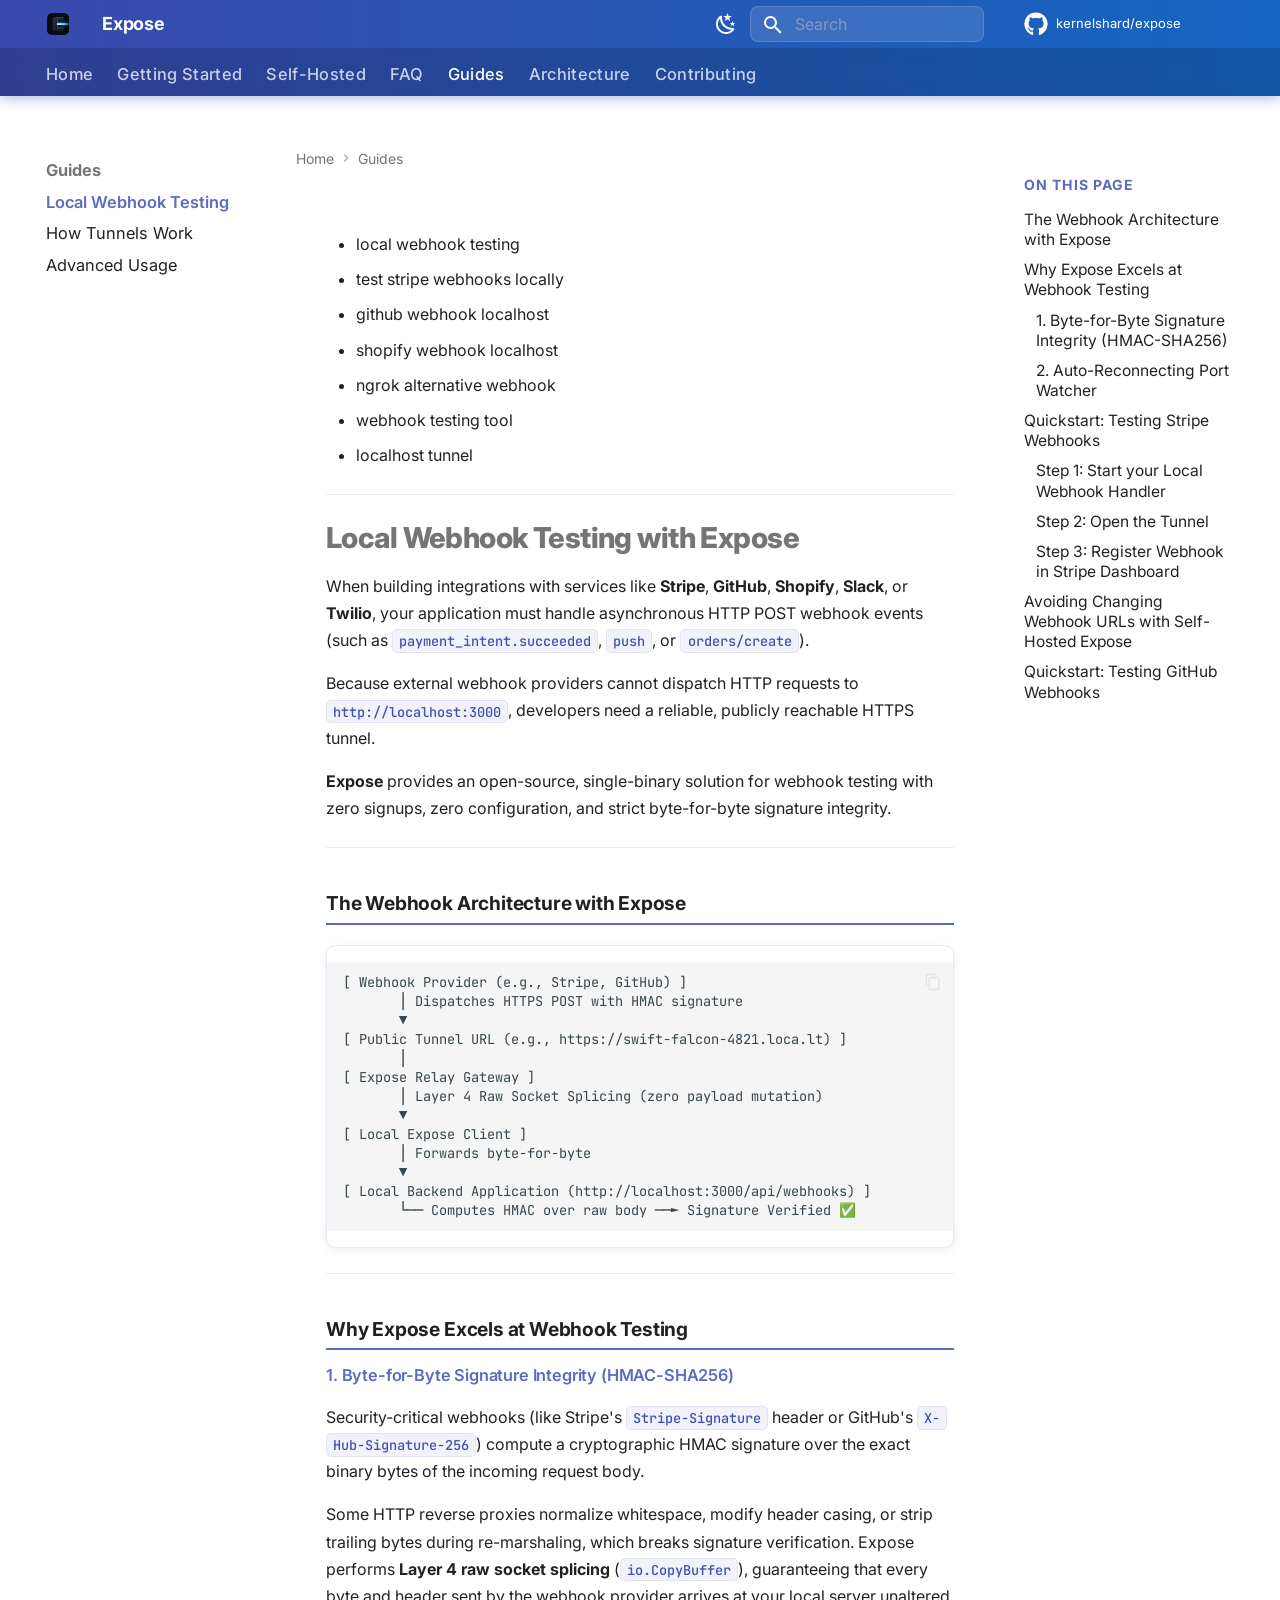
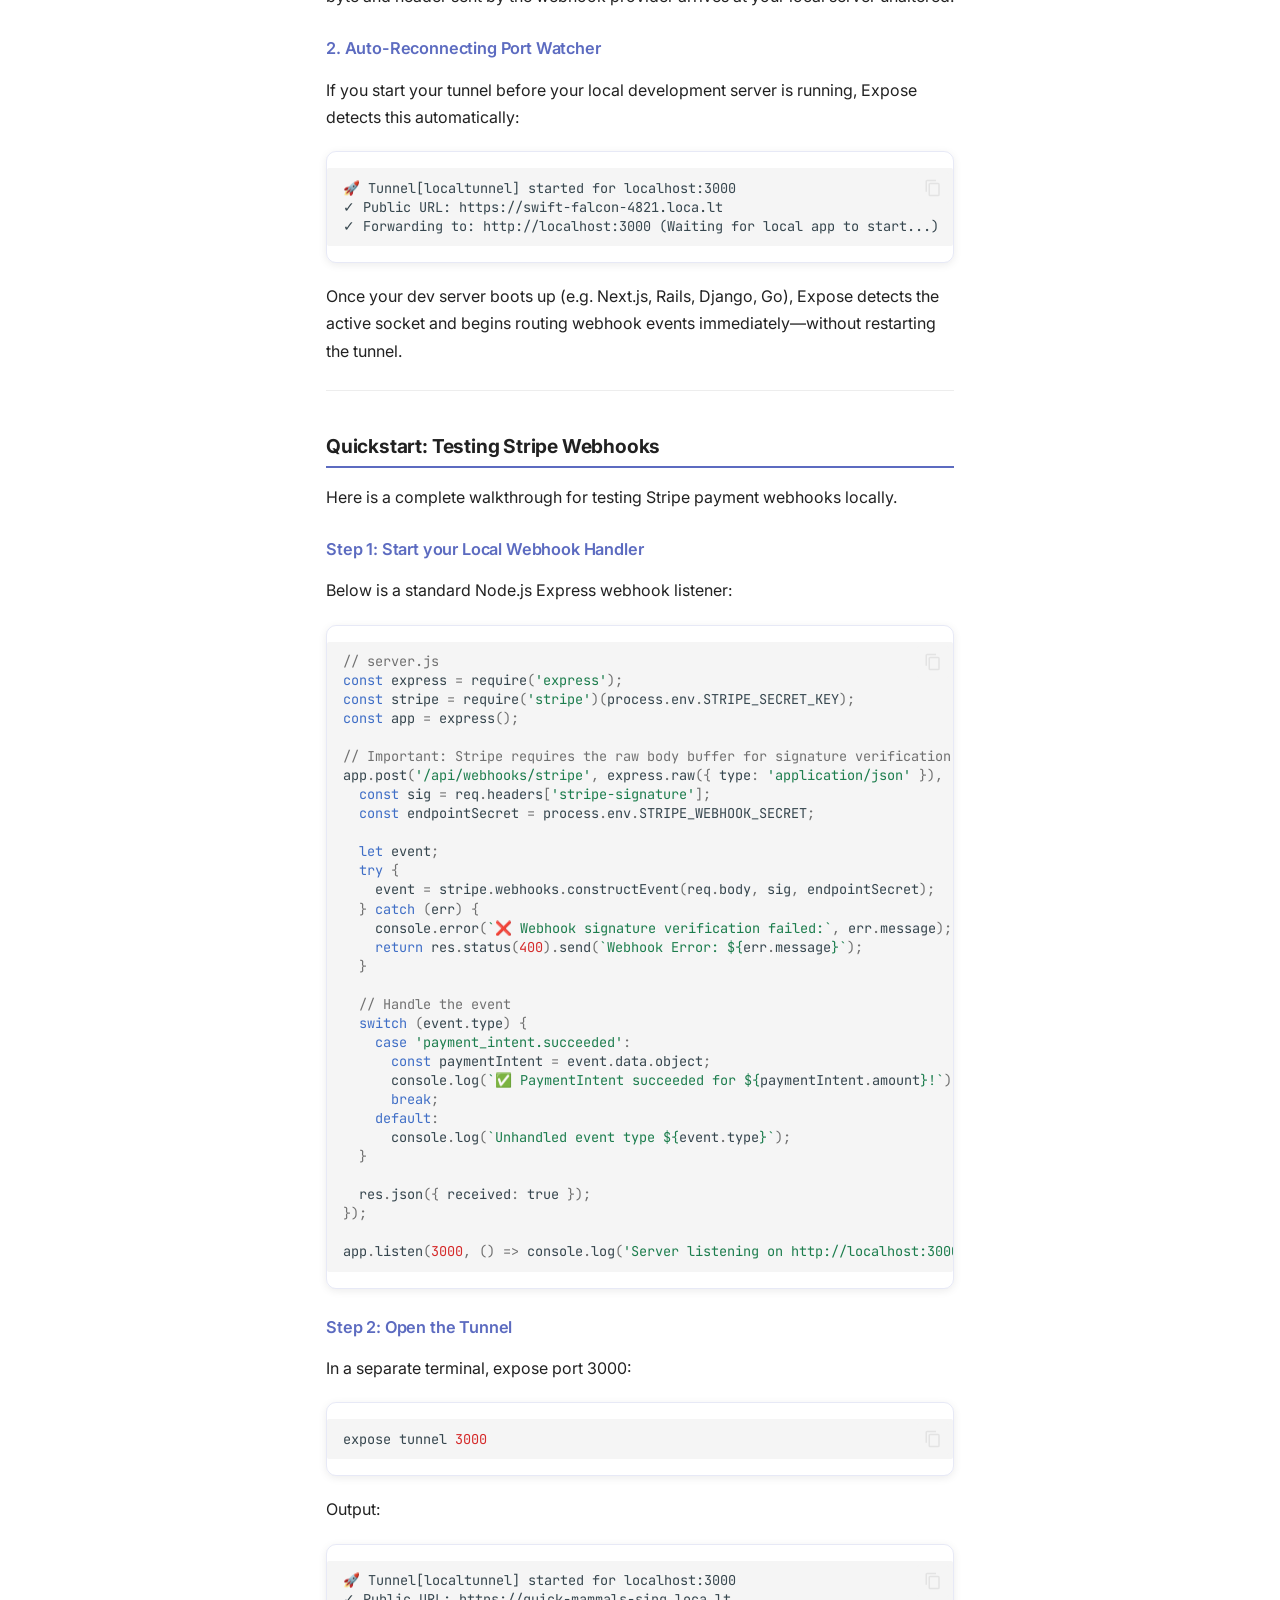
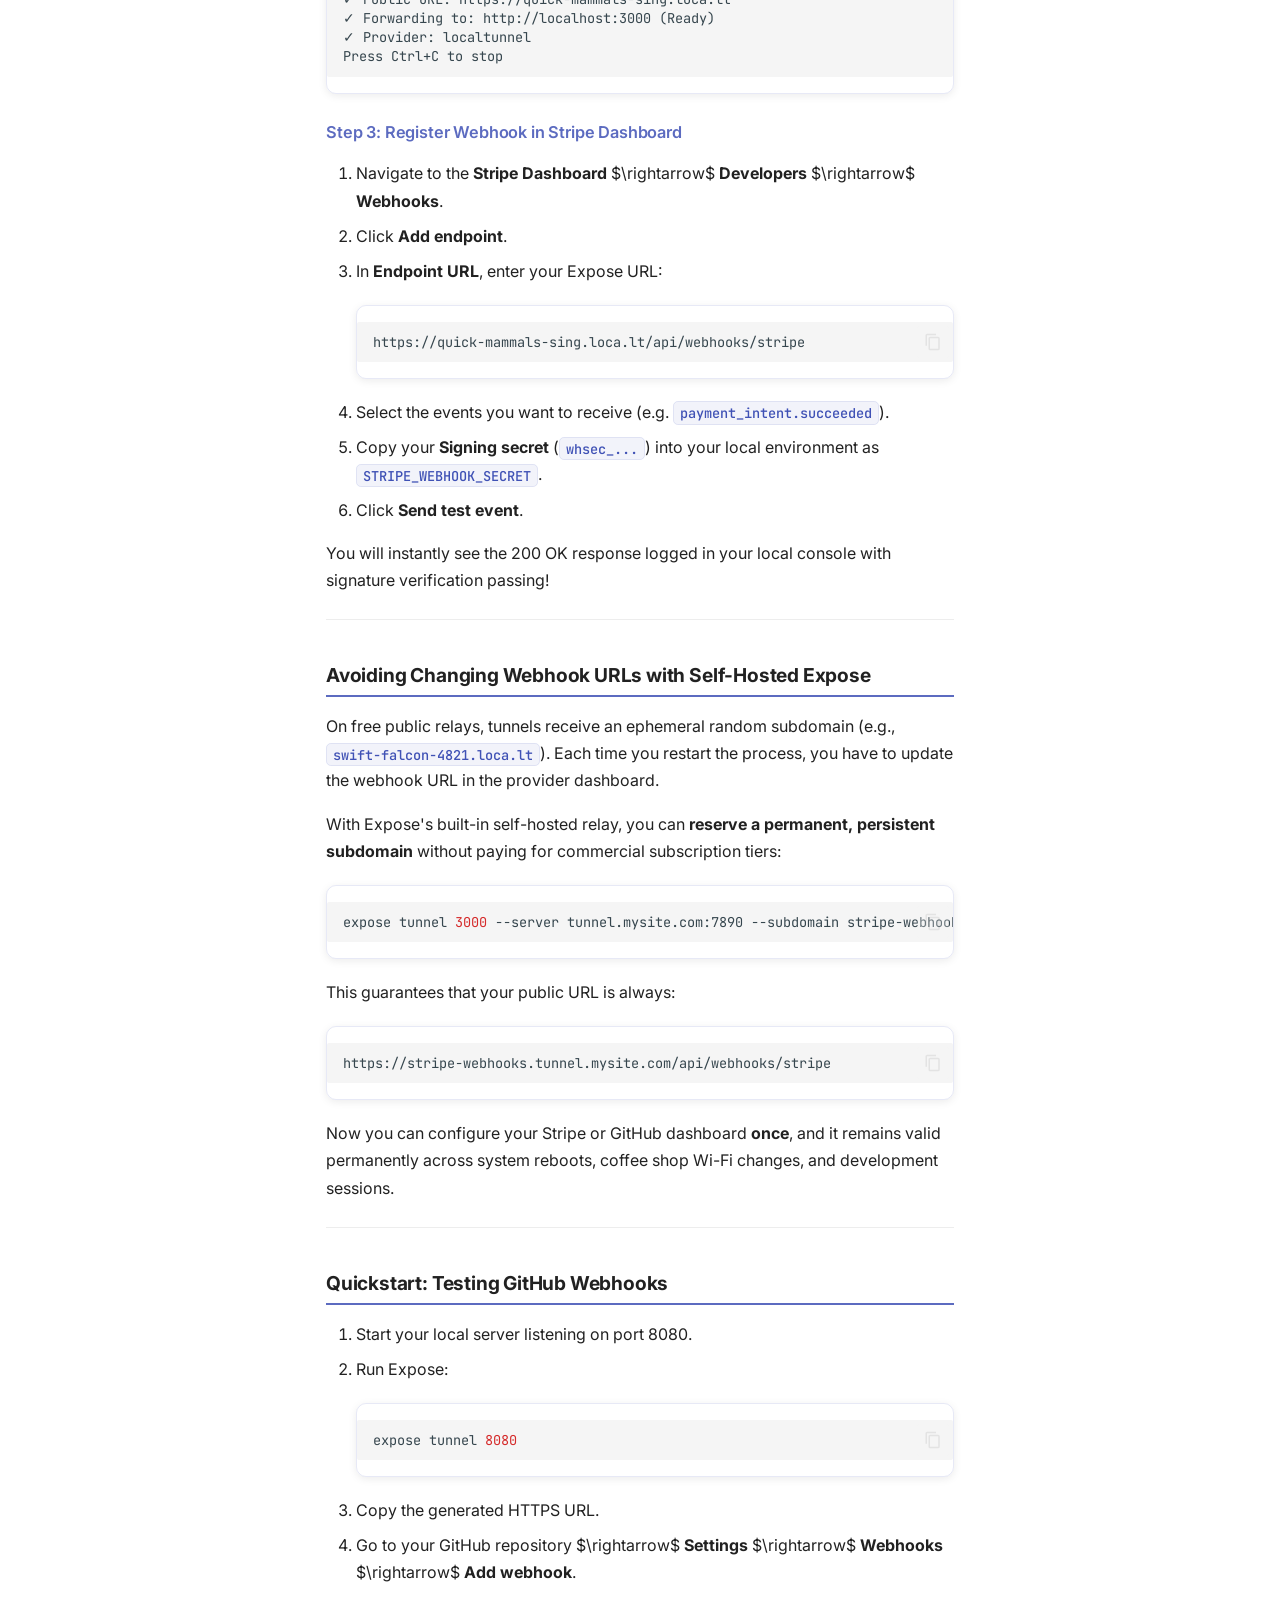
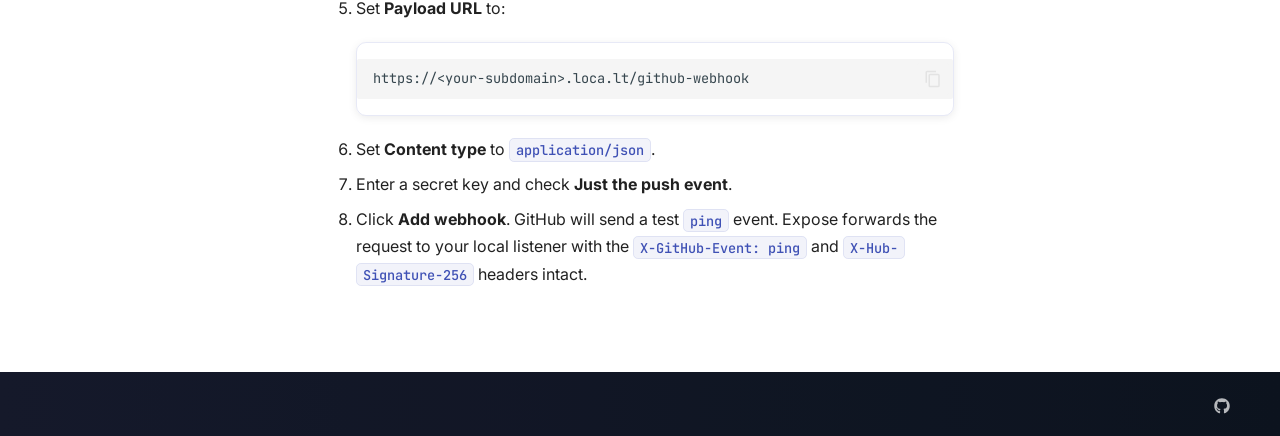
<file: guides/local-webhook-testing.html>
<!doctype html>
<html lang="en" class="no-js">
  <head>
    
      <meta charset="utf-8">
      <meta name="viewport" content="width=device-width,initial-scale=1">
      
        <meta name="description" content="The open-source, single-binary Go (Golang) alternative to ngrok. Expose local ports via LocalTunnel, Cloudflare, or a self-hosted server — zero signup required.">
      
      
        <meta name="author" content="kernelshard">
      
      
        <link rel="canonical" href="https://kernelshard.github.io/expose/guides/local-webhook-testing.html">
      
      
        <link rel="prev" href="../FAQ.html">
      
      
        <link rel="next" href="../TUTORIAL.html">
      
      
        
      
      
      <link rel="icon" href="../assets/images/favicon.png">
      <meta name="generator" content="mkdocs-1.6.1, mkdocs-material-9.8.2">
    
    
      
        <title>Local Webhook Testing - Expose</title>
      
    
    
      <link rel="stylesheet" href="../assets/stylesheets/main.57a0d79d.min.css">
      
        
        <link rel="stylesheet" href="../assets/stylesheets/palette.fb2fffe2.min.css">
      
      


    
    
      
    
    
      
        
        
        <link rel="preconnect" href="https://fonts.gstatic.com" crossorigin>
        <link rel="stylesheet" href="https://fonts.googleapis.com/css?family=Inter:300,300i,400,400i,700,700i%7CJetBrains+Mono:400,400i,700,700i&display=fallback">
        <style>:root{--md-text-font:"Inter";--md-code-font:"JetBrains Mono"}</style>
      
    
    
      <link rel="stylesheet" href="../stylesheets/custom.css">
    
    <script>__md_scope=new URL("..",location),__md_hash=e=>[...e].reduce(((e,_)=>(e<<5)-e+_.charCodeAt(0)),0),__md_get=(e,_=localStorage,t=__md_scope)=>JSON.parse(_.getItem(t.pathname+"."+e)),__md_set=(e,_,t=localStorage,a=__md_scope)=>{try{t.setItem(a.pathname+"."+e,JSON.stringify(_))}catch(e){}}</script>
    
      

    
    
  <!-- Google Search Console Verification -->
  <meta name="google-site-verification" content="svWmlb_sRs-5fFOw_f78x7ZrqtLPOv7zfHEW4vqskrg" />

  <!-- Favicon & Search Engine Icons (Google 48px Multiple Compliant) -->
  <link rel="icon" type="image/svg+xml" href="https://kernelshard.github.io/expose/assets/images/logo.svg">
  <link rel="icon" type="image/png" sizes="192x192" href="https://kernelshard.github.io/expose/assets/images/favicon-192.png">
  <link rel="icon" type="image/png" sizes="96x96" href="https://kernelshard.github.io/expose/assets/images/favicon-96.png">
  <link rel="icon" type="image/png" sizes="48x48" href="https://kernelshard.github.io/expose/assets/images/favicon-48.png">
  <link rel="apple-touch-icon" sizes="180x180" href="https://kernelshard.github.io/expose/assets/images/favicon-192.png">

  <!-- Open Graph / Facebook / Discord -->
  <meta property="og:type" content="website">
  <meta property="og:title" content="Local Webhook Testing — Expose">
  <meta property="og:description" content="The open-source, single-binary Go (Golang) alternative to ngrok. Expose local ports via LocalTunnel, Cloudflare, or a self-hosted server — zero signup required.">
  <meta property="og:image" content="https://kernelshard.github.io/expose/social-preview.png">
  <meta property="og:url" content="https://kernelshard.github.io/expose/guides/local-webhook-testing.html">

  <!-- Twitter / X -->
  <meta name="twitter:card" content="summary_large_image">
  <meta name="twitter:title" content="Local Webhook Testing — Expose">
  <meta name="twitter:description" content="The open-source, single-binary Go (Golang) alternative to ngrok. Expose local ports via LocalTunnel, Cloudflare, or a self-hosted server — zero signup required.">
  <meta name="twitter:image" content="https://kernelshard.github.io/expose/social-preview.png">

  <!-- Machine-Readable LLM Documentation -->
  <link rel="alternate" type="text/plain" href="https://kernelshard.github.io/expose/llms.txt" title="LLM Documentation (Index)">
  <link rel="alternate" type="text/plain" href="https://kernelshard.github.io/expose/llms-full.txt" title="LLM Documentation (Full)">

  <!-- JSON-LD Structured Data for Software Application -->
  <script type="application/ld+json">
  {
    "@context": "https://schema.org",
    "@type": "SoftwareApplication",
    "name": "Expose",
    "applicationCategory": "DeveloperApplication",
    "operatingSystem": "macOS, Linux, Windows",
    "programmingLanguage": "Go",
    "softwareVersion": "0.5.2",
    "description": "The open-source, single-binary Go (Golang) alternative to ngrok. Expose local ports via LocalTunnel, Cloudflare, or a self-hosted server with zero signup.",
    "url": "https://kernelshard.github.io/expose/",
    "downloadUrl": "https://github.com/kernelshard/expose/releases",
    "license": "https://www.apache.org/licenses/LICENSE-2.0",
    "author": {
      "@type": "Person",
      "name": "Samiul Sk",
      "url": "https://github.com/kernelshard"
    },
    "offers": {
      "@type": "Offer",
      "price": "0",
      "priceCurrency": "USD"
    }
  }
  </script>

  

  </head>
  
  
    
    
      
    
    
    
    
    <body dir="ltr" data-md-color-scheme="default" data-md-color-primary="custom" data-md-color-accent="custom">
  
    
    <input class="md-toggle" data-md-toggle="drawer" type="checkbox" id="__drawer" autocomplete="off">
    <input class="md-toggle" data-md-toggle="search" type="checkbox" id="__search" autocomplete="off">
    <label class="md-overlay" for="__drawer"></label>
    <div data-md-component="skip">
      
        
        <a href="#local-webhook-testing-with-expose" class="md-skip">
          Skip to content
        </a>
      
    </div>
    <div data-md-component="announce">
      
    </div>
    
    
      

  

<header class="md-header md-header--shadow md-header--lifted" data-md-component="header">
  <nav class="md-header__inner md-grid" aria-label="Header">
    <a href="../index.html" title="Expose" class="md-header__button md-logo" aria-label="Expose" data-md-component="logo">
      
  <img src="../assets/images/logo.svg" alt="logo">

    </a>
    <label class="md-header__button md-icon" for="__drawer">
      
      <svg xmlns="http://www.w3.org/2000/svg" viewBox="0 0 24 24"><path d="M3 6h18v2H3zm0 5h18v2H3zm0 5h18v2H3z"/></svg>
    </label>
    <div class="md-header__title" data-md-component="header-title">
      <div class="md-header__ellipsis">
        <div class="md-header__topic">
          <span class="md-ellipsis">
            Expose
          </span>
        </div>
        <div class="md-header__topic" data-md-component="header-topic">
          <span class="md-ellipsis">
            
              Local Webhook Testing
            
          </span>
        </div>
      </div>
    </div>
    
      
        <form class="md-header__option" data-md-component="palette">
  
    
    
    
    <input class="md-option" data-md-color-media="(prefers-color-scheme: light)" data-md-color-scheme="default" data-md-color-primary="custom" data-md-color-accent="custom"  aria-label="Switch to dark mode"  type="radio" name="__palette" id="__palette_0">
    
      <label class="md-header__button md-icon" title="Switch to dark mode" for="__palette_1" hidden>
        <svg xmlns="http://www.w3.org/2000/svg" viewBox="0 0 24 24"><path d="m17.75 4.09-2.53 1.94.91 3.06-2.63-1.81-2.63 1.81.91-3.06-2.53-1.94L12.44 4l1.06-3 1.06 3zm3.5 6.91-1.64 1.25.59 1.98-1.7-1.17-1.7 1.17.59-1.98L15.75 11l2.06-.05L18.5 9l.69 1.95zm-2.28 4.95c.83-.08 1.72 1.1 1.19 1.85-.32.45-.66.87-1.08 1.27C15.17 23 8.84 23 4.94 19.07c-3.91-3.9-3.91-10.24 0-14.14.4-.4.82-.76 1.27-1.08.75-.53 1.93.36 1.85 1.19-.27 2.86.69 5.83 2.89 8.02a9.96 9.96 0 0 0 8.02 2.89m-1.64 2.02a12.08 12.08 0 0 1-7.8-3.47c-2.17-2.19-3.33-5-3.49-7.82-2.81 3.14-2.7 7.96.31 10.98 3.02 3.01 7.84 3.12 10.98.31"/></svg>
      </label>
    
  
    
    
    
    <input class="md-option" data-md-color-media="(prefers-color-scheme: dark)" data-md-color-scheme="slate" data-md-color-primary="custom" data-md-color-accent="custom"  aria-label="Switch to light mode"  type="radio" name="__palette" id="__palette_1">
    
      <label class="md-header__button md-icon" title="Switch to light mode" for="__palette_0" hidden>
        <svg xmlns="http://www.w3.org/2000/svg" viewBox="0 0 24 24"><path d="M12 7a5 5 0 0 1 5 5 5 5 0 0 1-5 5 5 5 0 0 1-5-5 5 5 0 0 1 5-5m0 2a3 3 0 0 0-3 3 3 3 0 0 0 3 3 3 3 0 0 0 3-3 3 3 0 0 0-3-3m0-7 2.39 3.42C13.65 5.15 12.84 5 12 5s-1.65.15-2.39.42zM3.34 7l4.16-.35A7.2 7.2 0 0 0 5.94 8.5c-.44.74-.69 1.5-.83 2.29zm.02 10 1.76-3.77a7.131 7.131 0 0 0 2.38 4.14zM20.65 7l-1.77 3.79a7.02 7.02 0 0 0-2.38-4.15zm-.01 10-4.14.36c.59-.51 1.12-1.14 1.54-1.86.42-.73.69-1.5.83-2.29zM12 22l-2.41-3.44c.74.27 1.55.44 2.41.44.82 0 1.63-.17 2.37-.44z"/></svg>
      </label>
    
  
</form>
      
    
    
      <script>var palette=__md_get("__palette");if(palette&&palette.color){if("(prefers-color-scheme)"===palette.color.media){var media=matchMedia("(prefers-color-scheme: light)"),input=document.querySelector(media.matches?"[data-md-color-media='(prefers-color-scheme: light)']":"[data-md-color-media='(prefers-color-scheme: dark)']");palette.color.media=input.getAttribute("data-md-color-media"),palette.color.scheme=input.getAttribute("data-md-color-scheme"),palette.color.primary=input.getAttribute("data-md-color-primary"),palette.color.accent=input.getAttribute("data-md-color-accent")}for(var[key,value]of Object.entries(palette.color))document.body.setAttribute("data-md-color-"+key,value)}</script>
    
    
    
      
      
        <label class="md-header__button md-icon" for="__search">
          
          <svg xmlns="http://www.w3.org/2000/svg" viewBox="0 0 24 24"><path d="M9.5 3A6.5 6.5 0 0 1 16 9.5c0 1.61-.59 3.09-1.56 4.23l.27.27h.79l5 5-1.5 1.5-5-5v-.79l-.27-.27A6.52 6.52 0 0 1 9.5 16 6.5 6.5 0 0 1 3 9.5 6.5 6.5 0 0 1 9.5 3m0 2C7 5 5 7 5 9.5S7 14 9.5 14 14 12 14 9.5 12 5 9.5 5"/></svg>
        </label>
        <div class="md-search" data-md-component="search" role="dialog">
  <label class="md-search__overlay" for="__search"></label>
  <div class="md-search__inner" role="search">
    <form class="md-search__form" name="search">
      <input type="text" class="md-search__input" name="query" aria-label="Search" placeholder="Search" autocapitalize="off" autocorrect="off" autocomplete="off" spellcheck="false" data-md-component="search-query" required>
      <label class="md-search__icon md-icon" for="__search">
        
        <svg xmlns="http://www.w3.org/2000/svg" viewBox="0 0 24 24"><path d="M9.5 3A6.5 6.5 0 0 1 16 9.5c0 1.61-.59 3.09-1.56 4.23l.27.27h.79l5 5-1.5 1.5-5-5v-.79l-.27-.27A6.52 6.52 0 0 1 9.5 16 6.5 6.5 0 0 1 3 9.5 6.5 6.5 0 0 1 9.5 3m0 2C7 5 5 7 5 9.5S7 14 9.5 14 14 12 14 9.5 12 5 9.5 5"/></svg>
        
        <svg xmlns="http://www.w3.org/2000/svg" viewBox="0 0 24 24"><path d="M20 11v2H8l5.5 5.5-1.42 1.42L4.16 12l7.92-7.92L13.5 5.5 8 11z"/></svg>
      </label>
      <nav class="md-search__options" aria-label="Search">
        
          <a href="javascript:void(0)" class="md-search__icon md-icon" title="Share" aria-label="Share" data-clipboard data-clipboard-text="" data-md-component="search-share" tabindex="-1">
            
            <svg xmlns="http://www.w3.org/2000/svg" viewBox="0 0 24 24"><path d="M18 16.08c-.76 0-1.44.3-1.96.77L8.91 12.7c.05-.23.09-.46.09-.7s-.04-.47-.09-.7l7.05-4.11c.54.5 1.25.81 2.04.81a3 3 0 0 0 3-3 3 3 0 0 0-3-3 3 3 0 0 0-3 3c0 .24.04.47.09.7L8.04 9.81C7.5 9.31 6.79 9 6 9a3 3 0 0 0-3 3 3 3 0 0 0 3 3c.79 0 1.5-.31 2.04-.81l7.12 4.15c-.05.21-.08.43-.08.66 0 1.61 1.31 2.91 2.92 2.91s2.92-1.3 2.92-2.91A2.92 2.92 0 0 0 18 16.08"/></svg>
          </a>
        
        <button type="reset" class="md-search__icon md-icon" title="Clear" aria-label="Clear" tabindex="-1">
          
          <svg xmlns="http://www.w3.org/2000/svg" viewBox="0 0 24 24"><path d="M19 6.41 17.59 5 12 10.59 6.41 5 5 6.41 10.59 12 5 17.59 6.41 19 12 13.41 17.59 19 19 17.59 13.41 12z"/></svg>
        </button>
      </nav>
      
        <div class="md-search__suggest" data-md-component="search-suggest"></div>
      
    </form>
    <div class="md-search__output">
      <div class="md-search__scrollwrap" tabindex="0" data-md-scrollfix>
        <div class="md-search-result" data-md-component="search-result">
          <div class="md-search-result__meta">
            Initializing search
          </div>
          <ol class="md-search-result__list" role="presentation"></ol>
        </div>
      </div>
    </div>
  </div>
</div>
      
    
    
      <div class="md-header__source">
        <a href="https://github.com/kernelshard/expose" title="Go to repository" class="md-source" data-md-component="source">
  <div class="md-source__icon md-icon">
    
    <svg xmlns="http://www.w3.org/2000/svg" viewBox="0 0 512 512"><!--! Font Awesome Free 7.1.0 by @fontawesome - https://fontawesome.com License - https://fontawesome.com/license/free (Icons: CC BY 4.0, Fonts: SIL OFL 1.1, Code: MIT License) Copyright 2025 Fonticons, Inc.--><path d="M173.9 397.4c0 2-2.3 3.6-5.2 3.6-3.3.3-5.6-1.3-5.6-3.6 0-2 2.3-3.6 5.2-3.6 3-.3 5.6 1.3 5.6 3.6m-31.1-4.5c-.7 2 1.3 4.3 4.3 4.9 2.6 1 5.6 0 6.2-2s-1.3-4.3-4.3-5.2c-2.6-.7-5.5.3-6.2 2.3m44.2-1.7c-2.9.7-4.9 2.6-4.6 4.9.3 2 2.9 3.3 5.9 2.6 2.9-.7 4.9-2.6 4.6-4.6-.3-1.9-3-3.2-5.9-2.9M252.8 8C114.1 8 8 113.3 8 252c0 110.9 69.8 205.8 169.5 239.2 12.8 2.3 17.3-5.6 17.3-12.1 0-6.2-.3-40.4-.3-61.4 0 0-70 15-84.7-29.8 0 0-11.4-29.1-27.8-36.6 0 0-22.9-15.7 1.6-15.4 0 0 24.9 2 38.6 25.8 21.9 38.6 58.6 27.5 72.9 20.9 2.3-16 8.8-27.1 16-33.7-55.9-6.2-112.3-14.3-112.3-110.5 0-27.5 7.6-41.3 23.6-58.9-2.6-6.5-11.1-33.3 2.6-67.9 20.9-6.5 69 27 69 27 20-5.6 41.5-8.5 62.8-8.5s42.8 2.9 62.8 8.5c0 0 48.1-33.6 69-27 13.7 34.7 5.2 61.4 2.6 67.9 16 17.7 25.8 31.5 25.8 58.9 0 96.5-58.9 104.2-114.8 110.5 9.2 7.9 17 22.9 17 46.4 0 33.7-.3 75.4-.3 83.6 0 6.5 4.6 14.4 17.3 12.1C436.2 457.8 504 362.9 504 252 504 113.3 391.5 8 252.8 8M105.2 352.9c-1.3 1-1 3.3.7 5.2 1.6 1.6 3.9 2.3 5.2 1 1.3-1 1-3.3-.7-5.2-1.6-1.6-3.9-2.3-5.2-1m-10.8-8.1c-.7 1.3.3 2.9 2.3 3.9 1.6 1 3.6.7 4.3-.7.7-1.3-.3-2.9-2.3-3.9-2-.6-3.6-.3-4.3.7m32.4 35.6c-1.6 1.3-1 4.3 1.3 6.2 2.3 2.3 5.2 2.6 6.5 1 1.3-1.3.7-4.3-1.3-6.2-2.2-2.3-5.2-2.6-6.5-1m-11.4-14.7c-1.6 1-1.6 3.6 0 5.9s4.3 3.3 5.6 2.3c1.6-1.3 1.6-3.9 0-6.2-1.4-2.3-4-3.3-5.6-2"/></svg>
  </div>
  <div class="md-source__repository">
    kernelshard/expose
  </div>
</a>
      </div>
    
  </nav>
  
    
      
<nav class="md-tabs" aria-label="Tabs" data-md-component="tabs">
  <div class="md-grid">
    <ul class="md-tabs__list">
      
        
  
  
  
  
    <li class="md-tabs__item">
      <a href="../index.html" class="md-tabs__link">
        
  
  
    
  
  Home

      </a>
    </li>
  

      
        
  
  
  
  
    <li class="md-tabs__item">
      <a href="../GETTING_STARTED.html" class="md-tabs__link">
        
  
  
    
  
  Getting Started

      </a>
    </li>
  

      
        
  
  
  
  
    <li class="md-tabs__item">
      <a href="../SELF_HOSTED.html" class="md-tabs__link">
        
  
  
    
  
  Self-Hosted

      </a>
    </li>
  

      
        
  
  
  
  
    <li class="md-tabs__item">
      <a href="../FAQ.html" class="md-tabs__link">
        
  
  
    
  
  FAQ

      </a>
    </li>
  

      
        
  
  
  
    
  
  
    
    
      <li class="md-tabs__item md-tabs__item--active">
        <a href="local-webhook-testing.html" class="md-tabs__link">
          
  
  
    
  
  Guides

        </a>
      </li>
    
  

      
        
  
  
  
  
    <li class="md-tabs__item">
      <a href="../ARCHITECTURE.html" class="md-tabs__link">
        
  
  
    
  
  Architecture

      </a>
    </li>
  

      
        
  
  
  
  
    
    
      <li class="md-tabs__item">
        <a href="../ONBOARDING.html" class="md-tabs__link">
          
  
  
    
  
  Contributing

        </a>
      </li>
    
  

      
    </ul>
  </div>
</nav>
    
  
</header>
    
    <div class="md-container" data-md-component="container">
      
      
        
      
      <main class="md-main" data-md-component="main">
        <div class="md-main__inner md-grid">
          
            
              
              <div class="md-sidebar md-sidebar--primary" data-md-component="sidebar" data-md-type="navigation" >
                <div class="md-sidebar__scrollwrap">
                  <div class="md-sidebar__inner">
                    


  


<nav class="md-nav md-nav--primary md-nav--lifted" aria-label="Navigation" data-md-level="0">
  <label class="md-nav__title" for="__drawer">
    <a href="../index.html" title="Expose" class="md-nav__button md-logo" aria-label="Expose" data-md-component="logo">
      
  <img src="../assets/images/logo.svg" alt="logo">

    </a>
    Expose
  </label>
  
    <div class="md-nav__source">
      <a href="https://github.com/kernelshard/expose" title="Go to repository" class="md-source" data-md-component="source">
  <div class="md-source__icon md-icon">
    
    <svg xmlns="http://www.w3.org/2000/svg" viewBox="0 0 512 512"><!--! Font Awesome Free 7.1.0 by @fontawesome - https://fontawesome.com License - https://fontawesome.com/license/free (Icons: CC BY 4.0, Fonts: SIL OFL 1.1, Code: MIT License) Copyright 2025 Fonticons, Inc.--><path d="M173.9 397.4c0 2-2.3 3.6-5.2 3.6-3.3.3-5.6-1.3-5.6-3.6 0-2 2.3-3.6 5.2-3.6 3-.3 5.6 1.3 5.6 3.6m-31.1-4.5c-.7 2 1.3 4.3 4.3 4.9 2.6 1 5.6 0 6.2-2s-1.3-4.3-4.3-5.2c-2.6-.7-5.5.3-6.2 2.3m44.2-1.7c-2.9.7-4.9 2.6-4.6 4.9.3 2 2.9 3.3 5.9 2.6 2.9-.7 4.9-2.6 4.6-4.6-.3-1.9-3-3.2-5.9-2.9M252.8 8C114.1 8 8 113.3 8 252c0 110.9 69.8 205.8 169.5 239.2 12.8 2.3 17.3-5.6 17.3-12.1 0-6.2-.3-40.4-.3-61.4 0 0-70 15-84.7-29.8 0 0-11.4-29.1-27.8-36.6 0 0-22.9-15.7 1.6-15.4 0 0 24.9 2 38.6 25.8 21.9 38.6 58.6 27.5 72.9 20.9 2.3-16 8.8-27.1 16-33.7-55.9-6.2-112.3-14.3-112.3-110.5 0-27.5 7.6-41.3 23.6-58.9-2.6-6.5-11.1-33.3 2.6-67.9 20.9-6.5 69 27 69 27 20-5.6 41.5-8.5 62.8-8.5s42.8 2.9 62.8 8.5c0 0 48.1-33.6 69-27 13.7 34.7 5.2 61.4 2.6 67.9 16 17.7 25.8 31.5 25.8 58.9 0 96.5-58.9 104.2-114.8 110.5 9.2 7.9 17 22.9 17 46.4 0 33.7-.3 75.4-.3 83.6 0 6.5 4.6 14.4 17.3 12.1C436.2 457.8 504 362.9 504 252 504 113.3 391.5 8 252.8 8M105.2 352.9c-1.3 1-1 3.3.7 5.2 1.6 1.6 3.9 2.3 5.2 1 1.3-1 1-3.3-.7-5.2-1.6-1.6-3.9-2.3-5.2-1m-10.8-8.1c-.7 1.3.3 2.9 2.3 3.9 1.6 1 3.6.7 4.3-.7.7-1.3-.3-2.9-2.3-3.9-2-.6-3.6-.3-4.3.7m32.4 35.6c-1.6 1.3-1 4.3 1.3 6.2 2.3 2.3 5.2 2.6 6.5 1 1.3-1.3.7-4.3-1.3-6.2-2.2-2.3-5.2-2.6-6.5-1m-11.4-14.7c-1.6 1-1.6 3.6 0 5.9s4.3 3.3 5.6 2.3c1.6-1.3 1.6-3.9 0-6.2-1.4-2.3-4-3.3-5.6-2"/></svg>
  </div>
  <div class="md-source__repository">
    kernelshard/expose
  </div>
</a>
    </div>
  
  <ul class="md-nav__list" data-md-scrollfix>
    
      
      
  
  
  
  
    <li class="md-nav__item">
      <a href="../index.html" class="md-nav__link">
        
  
  
  <span class="md-ellipsis">
    
  
    Home
  

    
  </span>
  
  

      </a>
    </li>
  

    
      
      
  
  
  
  
    <li class="md-nav__item">
      <a href="../GETTING_STARTED.html" class="md-nav__link">
        
  
  
  <span class="md-ellipsis">
    
  
    Getting Started
  

    
  </span>
  
  

      </a>
    </li>
  

    
      
      
  
  
  
  
    <li class="md-nav__item">
      <a href="../SELF_HOSTED.html" class="md-nav__link">
        
  
  
  <span class="md-ellipsis">
    
  
    Self-Hosted
  

    
  </span>
  
  

      </a>
    </li>
  

    
      
      
  
  
  
  
    <li class="md-nav__item">
      <a href="../FAQ.html" class="md-nav__link">
        
  
  
  <span class="md-ellipsis">
    
  
    FAQ
  

    
  </span>
  
  

      </a>
    </li>
  

    
      
      
  
  
    
  
  
  
    
    
      
        
      
        
      
        
      
    
    
    
      
        
        
      
      
        
      
    
    
    <li class="md-nav__item md-nav__item--active md-nav__item--section md-nav__item--nested">
      
        
        
        <input class="md-nav__toggle md-toggle " type="checkbox" id="__nav_5" checked>
        
          
          <label class="md-nav__link" for="__nav_5" id="__nav_5_label" tabindex="">
            
  
  
  <span class="md-ellipsis">
    
  
    Guides
  

    
  </span>
  
  

            <span class="md-nav__icon md-icon"></span>
          </label>
        
        <nav class="md-nav" data-md-level="1" aria-labelledby="__nav_5_label" aria-expanded="true">
          <label class="md-nav__title" for="__nav_5">
            <span class="md-nav__icon md-icon"></span>
            
  
    Guides
  

          </label>
          <ul class="md-nav__list" data-md-scrollfix>
            
              
                
  
  
    
  
  
  
    <li class="md-nav__item md-nav__item--active">
      
      <input class="md-nav__toggle md-toggle" type="checkbox" id="__toc">
      
      
        
      
      
        <label class="md-nav__link md-nav__link--active" for="__toc">
          
  
  
  <span class="md-ellipsis">
    
  
    Local Webhook Testing
  

    
  </span>
  
  

          <span class="md-nav__icon md-icon"></span>
        </label>
      
      <a href="local-webhook-testing.html" class="md-nav__link md-nav__link--active">
        
  
  
  <span class="md-ellipsis">
    
  
    Local Webhook Testing
  

    
  </span>
  
  

      </a>
      
        

  

<nav class="md-nav md-nav--secondary" aria-label="On this page">
  
  
  
    
  
  
    <label class="md-nav__title" for="__toc">
      <span class="md-nav__icon md-icon"></span>
      On this page
    </label>
    <ul class="md-nav__list" data-md-component="toc" data-md-scrollfix>
      
        <li class="md-nav__item">
  <a href="#the-webhook-architecture-with-expose" class="md-nav__link">
    <span class="md-ellipsis">
      
        The Webhook Architecture with Expose
      
    </span>
  </a>
  
</li>
      
        <li class="md-nav__item">
  <a href="#why-expose-excels-at-webhook-testing" class="md-nav__link">
    <span class="md-ellipsis">
      
        Why Expose Excels at Webhook Testing
      
    </span>
  </a>
  
    <nav class="md-nav" aria-label="Why Expose Excels at Webhook Testing">
      <ul class="md-nav__list">
        
          <li class="md-nav__item">
  <a href="#1-byte-for-byte-signature-integrity-hmac-sha256" class="md-nav__link">
    <span class="md-ellipsis">
      
        1. Byte-for-Byte Signature Integrity (HMAC-SHA256)
      
    </span>
  </a>
  
</li>
        
          <li class="md-nav__item">
  <a href="#2-auto-reconnecting-port-watcher" class="md-nav__link">
    <span class="md-ellipsis">
      
        2. Auto-Reconnecting Port Watcher
      
    </span>
  </a>
  
</li>
        
      </ul>
    </nav>
  
</li>
      
        <li class="md-nav__item">
  <a href="#quickstart-testing-stripe-webhooks" class="md-nav__link">
    <span class="md-ellipsis">
      
        Quickstart: Testing Stripe Webhooks
      
    </span>
  </a>
  
    <nav class="md-nav" aria-label="Quickstart: Testing Stripe Webhooks">
      <ul class="md-nav__list">
        
          <li class="md-nav__item">
  <a href="#step-1-start-your-local-webhook-handler" class="md-nav__link">
    <span class="md-ellipsis">
      
        Step 1: Start your Local Webhook Handler
      
    </span>
  </a>
  
</li>
        
          <li class="md-nav__item">
  <a href="#step-2-open-the-tunnel" class="md-nav__link">
    <span class="md-ellipsis">
      
        Step 2: Open the Tunnel
      
    </span>
  </a>
  
</li>
        
          <li class="md-nav__item">
  <a href="#step-3-register-webhook-in-stripe-dashboard" class="md-nav__link">
    <span class="md-ellipsis">
      
        Step 3: Register Webhook in Stripe Dashboard
      
    </span>
  </a>
  
</li>
        
      </ul>
    </nav>
  
</li>
      
        <li class="md-nav__item">
  <a href="#avoiding-changing-webhook-urls-with-self-hosted-expose" class="md-nav__link">
    <span class="md-ellipsis">
      
        Avoiding Changing Webhook URLs with Self-Hosted Expose
      
    </span>
  </a>
  
</li>
      
        <li class="md-nav__item">
  <a href="#quickstart-testing-github-webhooks" class="md-nav__link">
    <span class="md-ellipsis">
      
        Quickstart: Testing GitHub Webhooks
      
    </span>
  </a>
  
</li>
      
    </ul>
  
</nav>
      
    </li>
  

              
            
              
                
  
  
  
  
    <li class="md-nav__item">
      <a href="../TUTORIAL.html" class="md-nav__link">
        
  
  
  <span class="md-ellipsis">
    
  
    How Tunnels Work
  

    
  </span>
  
  

      </a>
    </li>
  

              
            
              
                
  
  
  
  
    <li class="md-nav__item">
      <a href="../ADVANCED_USAGE.html" class="md-nav__link">
        
  
  
  <span class="md-ellipsis">
    
  
    Advanced Usage
  

    
  </span>
  
  

      </a>
    </li>
  

              
            
          </ul>
        </nav>
      
    </li>
  

    
      
      
  
  
  
  
    <li class="md-nav__item">
      <a href="../ARCHITECTURE.html" class="md-nav__link">
        
  
  
  <span class="md-ellipsis">
    
  
    Architecture
  

    
  </span>
  
  

      </a>
    </li>
  

    
      
      
  
  
  
  
    
    
      
        
      
        
      
    
    
    
      
      
        
      
    
    
    <li class="md-nav__item md-nav__item--nested">
      
        
        
        <input class="md-nav__toggle md-toggle " type="checkbox" id="__nav_7" >
        
          
          <label class="md-nav__link" for="__nav_7" id="__nav_7_label" tabindex="0">
            
  
  
  <span class="md-ellipsis">
    
  
    Contributing
  

    
  </span>
  
  

            <span class="md-nav__icon md-icon"></span>
          </label>
        
        <nav class="md-nav" data-md-level="1" aria-labelledby="__nav_7_label" aria-expanded="false">
          <label class="md-nav__title" for="__nav_7">
            <span class="md-nav__icon md-icon"></span>
            
  
    Contributing
  

          </label>
          <ul class="md-nav__list" data-md-scrollfix>
            
              
                
  
  
  
  
    <li class="md-nav__item">
      <a href="../ONBOARDING.html" class="md-nav__link">
        
  
  
  <span class="md-ellipsis">
    
  
    Onboarding
  

    
  </span>
  
  

      </a>
    </li>
  

              
            
              
                
  
  
  
  
    <li class="md-nav__item">
      <a href="../CONTRIBUTING.html" class="md-nav__link">
        
  
  
  <span class="md-ellipsis">
    
  
    Contributing Guide
  

    
  </span>
  
  

      </a>
    </li>
  

              
            
          </ul>
        </nav>
      
    </li>
  

    
  </ul>
</nav>
                  </div>
                </div>
              </div>
            
            
              
              <div class="md-sidebar md-sidebar--secondary" data-md-component="sidebar" data-md-type="toc" >
                <div class="md-sidebar__scrollwrap">
                  <div class="md-sidebar__inner">
                    

  

<nav class="md-nav md-nav--secondary" aria-label="On this page">
  
  
  
    
  
  
    <label class="md-nav__title" for="__toc">
      <span class="md-nav__icon md-icon"></span>
      On this page
    </label>
    <ul class="md-nav__list" data-md-component="toc" data-md-scrollfix>
      
        <li class="md-nav__item">
  <a href="#the-webhook-architecture-with-expose" class="md-nav__link">
    <span class="md-ellipsis">
      
        The Webhook Architecture with Expose
      
    </span>
  </a>
  
</li>
      
        <li class="md-nav__item">
  <a href="#why-expose-excels-at-webhook-testing" class="md-nav__link">
    <span class="md-ellipsis">
      
        Why Expose Excels at Webhook Testing
      
    </span>
  </a>
  
    <nav class="md-nav" aria-label="Why Expose Excels at Webhook Testing">
      <ul class="md-nav__list">
        
          <li class="md-nav__item">
  <a href="#1-byte-for-byte-signature-integrity-hmac-sha256" class="md-nav__link">
    <span class="md-ellipsis">
      
        1. Byte-for-Byte Signature Integrity (HMAC-SHA256)
      
    </span>
  </a>
  
</li>
        
          <li class="md-nav__item">
  <a href="#2-auto-reconnecting-port-watcher" class="md-nav__link">
    <span class="md-ellipsis">
      
        2. Auto-Reconnecting Port Watcher
      
    </span>
  </a>
  
</li>
        
      </ul>
    </nav>
  
</li>
      
        <li class="md-nav__item">
  <a href="#quickstart-testing-stripe-webhooks" class="md-nav__link">
    <span class="md-ellipsis">
      
        Quickstart: Testing Stripe Webhooks
      
    </span>
  </a>
  
    <nav class="md-nav" aria-label="Quickstart: Testing Stripe Webhooks">
      <ul class="md-nav__list">
        
          <li class="md-nav__item">
  <a href="#step-1-start-your-local-webhook-handler" class="md-nav__link">
    <span class="md-ellipsis">
      
        Step 1: Start your Local Webhook Handler
      
    </span>
  </a>
  
</li>
        
          <li class="md-nav__item">
  <a href="#step-2-open-the-tunnel" class="md-nav__link">
    <span class="md-ellipsis">
      
        Step 2: Open the Tunnel
      
    </span>
  </a>
  
</li>
        
          <li class="md-nav__item">
  <a href="#step-3-register-webhook-in-stripe-dashboard" class="md-nav__link">
    <span class="md-ellipsis">
      
        Step 3: Register Webhook in Stripe Dashboard
      
    </span>
  </a>
  
</li>
        
      </ul>
    </nav>
  
</li>
      
        <li class="md-nav__item">
  <a href="#avoiding-changing-webhook-urls-with-self-hosted-expose" class="md-nav__link">
    <span class="md-ellipsis">
      
        Avoiding Changing Webhook URLs with Self-Hosted Expose
      
    </span>
  </a>
  
</li>
      
        <li class="md-nav__item">
  <a href="#quickstart-testing-github-webhooks" class="md-nav__link">
    <span class="md-ellipsis">
      
        Quickstart: Testing GitHub Webhooks
      
    </span>
  </a>
  
</li>
      
    </ul>
  
</nav>
                  </div>
                </div>
              </div>
            
          
          
            <div class="md-content" data-md-component="content">
              
                



  


  <nav class="md-path" aria-label="Navigation" >
    <ol class="md-path__list">
      
        
  
  
    <li class="md-path__item">
      <a href="../index.html" class="md-path__link">
        
  <span class="md-ellipsis">
    Home
  </span>

      </a>
    </li>
  

      
      
        
  
  
    
    
      <li class="md-path__item">
        <a href="local-webhook-testing.html" class="md-path__link">
          
  <span class="md-ellipsis">
    Guides
  </span>

        </a>
      </li>
    
  

      
    </ol>
  </nav>

              
              <article class="md-content__inner md-typeset">
                
                  


  
  


<ul>
<li>local webhook testing</li>
<li>test stripe webhooks locally</li>
<li>github webhook localhost</li>
<li>shopify webhook localhost</li>
<li>ngrok alternative webhook</li>
<li>webhook testing tool</li>
<li>localhost tunnel</li>
</ul>
<hr />
<h1 id="local-webhook-testing-with-expose">Local Webhook Testing with Expose<a class="headerlink" href="#local-webhook-testing-with-expose" title="Permanent link">&para;</a></h1>
<p>When building integrations with services like <strong>Stripe</strong>, <strong>GitHub</strong>, <strong>Shopify</strong>, <strong>Slack</strong>, or <strong>Twilio</strong>, your application must handle asynchronous HTTP POST webhook events (such as <code>payment_intent.succeeded</code>, <code>push</code>, or <code>orders/create</code>).</p>
<p>Because external webhook providers cannot dispatch HTTP requests to <code>http://localhost:3000</code>, developers need a reliable, publicly reachable HTTPS tunnel.</p>
<p><strong>Expose</strong> provides an open-source, single-binary solution for webhook testing with zero signups, zero configuration, and strict byte-for-byte signature integrity.</p>
<hr />
<h2 id="the-webhook-architecture-with-expose">The Webhook Architecture with Expose<a class="headerlink" href="#the-webhook-architecture-with-expose" title="Permanent link">&para;</a></h2>
<div class="language-text highlight"><pre><span></span><code><span id="__span-0-1"><a id="__codelineno-0-1" name="__codelineno-0-1" href="#__codelineno-0-1"></a>[ Webhook Provider (e.g., Stripe, GitHub) ]
</span><span id="__span-0-2"><a id="__codelineno-0-2" name="__codelineno-0-2" href="#__codelineno-0-2"></a>       │ Dispatches HTTPS POST with HMAC signature
</span><span id="__span-0-3"><a id="__codelineno-0-3" name="__codelineno-0-3" href="#__codelineno-0-3"></a>       ▼
</span><span id="__span-0-4"><a id="__codelineno-0-4" name="__codelineno-0-4" href="#__codelineno-0-4"></a>[ Public Tunnel URL (e.g., https://swift-falcon-4821.loca.lt) ]
</span><span id="__span-0-5"><a id="__codelineno-0-5" name="__codelineno-0-5" href="#__codelineno-0-5"></a>       │
</span><span id="__span-0-6"><a id="__codelineno-0-6" name="__codelineno-0-6" href="#__codelineno-0-6"></a>[ Expose Relay Gateway ]
</span><span id="__span-0-7"><a id="__codelineno-0-7" name="__codelineno-0-7" href="#__codelineno-0-7"></a>       │ Layer 4 Raw Socket Splicing (zero payload mutation)
</span><span id="__span-0-8"><a id="__codelineno-0-8" name="__codelineno-0-8" href="#__codelineno-0-8"></a>       ▼
</span><span id="__span-0-9"><a id="__codelineno-0-9" name="__codelineno-0-9" href="#__codelineno-0-9"></a>[ Local Expose Client ]
</span><span id="__span-0-10"><a id="__codelineno-0-10" name="__codelineno-0-10" href="#__codelineno-0-10"></a>       │ Forwards byte-for-byte
</span><span id="__span-0-11"><a id="__codelineno-0-11" name="__codelineno-0-11" href="#__codelineno-0-11"></a>       ▼
</span><span id="__span-0-12"><a id="__codelineno-0-12" name="__codelineno-0-12" href="#__codelineno-0-12"></a>[ Local Backend Application (http://localhost:3000/api/webhooks) ]
</span><span id="__span-0-13"><a id="__codelineno-0-13" name="__codelineno-0-13" href="#__codelineno-0-13"></a>       └── Computes HMAC over raw body ──► Signature Verified ✅
</span></code></pre></div>
<hr />
<h2 id="why-expose-excels-at-webhook-testing">Why Expose Excels at Webhook Testing<a class="headerlink" href="#why-expose-excels-at-webhook-testing" title="Permanent link">&para;</a></h2>
<h3 id="1-byte-for-byte-signature-integrity-hmac-sha256">1. Byte-for-Byte Signature Integrity (HMAC-SHA256)<a class="headerlink" href="#1-byte-for-byte-signature-integrity-hmac-sha256" title="Permanent link">&para;</a></h3>
<p>Security-critical webhooks (like Stripe's <code>Stripe-Signature</code> header or GitHub's <code>X-Hub-Signature-256</code>) compute a cryptographic HMAC signature over the exact binary bytes of the incoming request body. </p>
<p>Some HTTP reverse proxies normalize whitespace, modify header casing, or strip trailing bytes during re-marshaling, which breaks signature verification. Expose performs <strong>Layer 4 raw socket splicing</strong> (<code>io.CopyBuffer</code>), guaranteeing that every byte and header sent by the webhook provider arrives at your local server unaltered.</p>
<h3 id="2-auto-reconnecting-port-watcher">2. Auto-Reconnecting Port Watcher<a class="headerlink" href="#2-auto-reconnecting-port-watcher" title="Permanent link">&para;</a></h3>
<p>If you start your tunnel before your local development server is running, Expose detects this automatically:</p>
<div class="language-text highlight"><pre><span></span><code><span id="__span-1-1"><a id="__codelineno-1-1" name="__codelineno-1-1" href="#__codelineno-1-1"></a>🚀 Tunnel[localtunnel] started for localhost:3000
</span><span id="__span-1-2"><a id="__codelineno-1-2" name="__codelineno-1-2" href="#__codelineno-1-2"></a>✓ Public URL: https://swift-falcon-4821.loca.lt
</span><span id="__span-1-3"><a id="__codelineno-1-3" name="__codelineno-1-3" href="#__codelineno-1-3"></a>✓ Forwarding to: http://localhost:3000 (Waiting for local app to start...)
</span></code></pre></div>
<p>Once your dev server boots up (e.g. Next.js, Rails, Django, Go), Expose detects the active socket and begins routing webhook events immediately—without restarting the tunnel.</p>
<hr />
<h2 id="quickstart-testing-stripe-webhooks">Quickstart: Testing Stripe Webhooks<a class="headerlink" href="#quickstart-testing-stripe-webhooks" title="Permanent link">&para;</a></h2>
<p>Here is a complete walkthrough for testing Stripe payment webhooks locally.</p>
<h3 id="step-1-start-your-local-webhook-handler">Step 1: Start your Local Webhook Handler<a class="headerlink" href="#step-1-start-your-local-webhook-handler" title="Permanent link">&para;</a></h3>
<p>Below is a standard Node.js Express webhook listener:</p>
<div class="language-javascript highlight"><pre><span></span><code><span id="__span-2-1"><a id="__codelineno-2-1" name="__codelineno-2-1" href="#__codelineno-2-1"></a><span class="c1">// server.js</span>
</span><span id="__span-2-2"><a id="__codelineno-2-2" name="__codelineno-2-2" href="#__codelineno-2-2"></a><span class="kd">const</span><span class="w"> </span><span class="nx">express</span><span class="w"> </span><span class="o">=</span><span class="w"> </span><span class="nx">require</span><span class="p">(</span><span class="s1">'express'</span><span class="p">);</span>
</span><span id="__span-2-3"><a id="__codelineno-2-3" name="__codelineno-2-3" href="#__codelineno-2-3"></a><span class="kd">const</span><span class="w"> </span><span class="nx">stripe</span><span class="w"> </span><span class="o">=</span><span class="w"> </span><span class="nx">require</span><span class="p">(</span><span class="s1">'stripe'</span><span class="p">)(</span><span class="nx">process</span><span class="p">.</span><span class="nx">env</span><span class="p">.</span><span class="nx">STRIPE_SECRET_KEY</span><span class="p">);</span>
</span><span id="__span-2-4"><a id="__codelineno-2-4" name="__codelineno-2-4" href="#__codelineno-2-4"></a><span class="kd">const</span><span class="w"> </span><span class="nx">app</span><span class="w"> </span><span class="o">=</span><span class="w"> </span><span class="nx">express</span><span class="p">();</span>
</span><span id="__span-2-5"><a id="__codelineno-2-5" name="__codelineno-2-5" href="#__codelineno-2-5"></a>
</span><span id="__span-2-6"><a id="__codelineno-2-6" name="__codelineno-2-6" href="#__codelineno-2-6"></a><span class="c1">// Important: Stripe requires the raw body buffer for signature verification</span>
</span><span id="__span-2-7"><a id="__codelineno-2-7" name="__codelineno-2-7" href="#__codelineno-2-7"></a><span class="nx">app</span><span class="p">.</span><span class="nx">post</span><span class="p">(</span><span class="s1">'/api/webhooks/stripe'</span><span class="p">,</span><span class="w"> </span><span class="nx">express</span><span class="p">.</span><span class="nx">raw</span><span class="p">({</span><span class="w"> </span><span class="nx">type</span><span class="o">:</span><span class="w"> </span><span class="s1">'application/json'</span><span class="w"> </span><span class="p">}),</span><span class="w"> </span><span class="p">(</span><span class="nx">req</span><span class="p">,</span><span class="w"> </span><span class="nx">res</span><span class="p">)</span><span class="w"> </span><span class="p">=&gt;</span><span class="w"> </span><span class="p">{</span>
</span><span id="__span-2-8"><a id="__codelineno-2-8" name="__codelineno-2-8" href="#__codelineno-2-8"></a><span class="w">  </span><span class="kd">const</span><span class="w"> </span><span class="nx">sig</span><span class="w"> </span><span class="o">=</span><span class="w"> </span><span class="nx">req</span><span class="p">.</span><span class="nx">headers</span><span class="p">[</span><span class="s1">'stripe-signature'</span><span class="p">];</span>
</span><span id="__span-2-9"><a id="__codelineno-2-9" name="__codelineno-2-9" href="#__codelineno-2-9"></a><span class="w">  </span><span class="kd">const</span><span class="w"> </span><span class="nx">endpointSecret</span><span class="w"> </span><span class="o">=</span><span class="w"> </span><span class="nx">process</span><span class="p">.</span><span class="nx">env</span><span class="p">.</span><span class="nx">STRIPE_WEBHOOK_SECRET</span><span class="p">;</span>
</span><span id="__span-2-10"><a id="__codelineno-2-10" name="__codelineno-2-10" href="#__codelineno-2-10"></a>
</span><span id="__span-2-11"><a id="__codelineno-2-11" name="__codelineno-2-11" href="#__codelineno-2-11"></a><span class="w">  </span><span class="kd">let</span><span class="w"> </span><span class="nx">event</span><span class="p">;</span>
</span><span id="__span-2-12"><a id="__codelineno-2-12" name="__codelineno-2-12" href="#__codelineno-2-12"></a><span class="w">  </span><span class="k">try</span><span class="w"> </span><span class="p">{</span>
</span><span id="__span-2-13"><a id="__codelineno-2-13" name="__codelineno-2-13" href="#__codelineno-2-13"></a><span class="w">    </span><span class="nx">event</span><span class="w"> </span><span class="o">=</span><span class="w"> </span><span class="nx">stripe</span><span class="p">.</span><span class="nx">webhooks</span><span class="p">.</span><span class="nx">constructEvent</span><span class="p">(</span><span class="nx">req</span><span class="p">.</span><span class="nx">body</span><span class="p">,</span><span class="w"> </span><span class="nx">sig</span><span class="p">,</span><span class="w"> </span><span class="nx">endpointSecret</span><span class="p">);</span>
</span><span id="__span-2-14"><a id="__codelineno-2-14" name="__codelineno-2-14" href="#__codelineno-2-14"></a><span class="w">  </span><span class="p">}</span><span class="w"> </span><span class="k">catch</span><span class="w"> </span><span class="p">(</span><span class="nx">err</span><span class="p">)</span><span class="w"> </span><span class="p">{</span>
</span><span id="__span-2-15"><a id="__codelineno-2-15" name="__codelineno-2-15" href="#__codelineno-2-15"></a><span class="w">    </span><span class="nx">console</span><span class="p">.</span><span class="nx">error</span><span class="p">(</span><span class="sb">`❌ Webhook signature verification failed:`</span><span class="p">,</span><span class="w"> </span><span class="nx">err</span><span class="p">.</span><span class="nx">message</span><span class="p">);</span>
</span><span id="__span-2-16"><a id="__codelineno-2-16" name="__codelineno-2-16" href="#__codelineno-2-16"></a><span class="w">    </span><span class="k">return</span><span class="w"> </span><span class="nx">res</span><span class="p">.</span><span class="nx">status</span><span class="p">(</span><span class="mf">400</span><span class="p">).</span><span class="nx">send</span><span class="p">(</span><span class="sb">`Webhook Error: </span><span class="si">${</span><span class="nx">err</span><span class="p">.</span><span class="nx">message</span><span class="si">}</span><span class="sb">`</span><span class="p">);</span>
</span><span id="__span-2-17"><a id="__codelineno-2-17" name="__codelineno-2-17" href="#__codelineno-2-17"></a><span class="w">  </span><span class="p">}</span>
</span><span id="__span-2-18"><a id="__codelineno-2-18" name="__codelineno-2-18" href="#__codelineno-2-18"></a>
</span><span id="__span-2-19"><a id="__codelineno-2-19" name="__codelineno-2-19" href="#__codelineno-2-19"></a><span class="w">  </span><span class="c1">// Handle the event</span>
</span><span id="__span-2-20"><a id="__codelineno-2-20" name="__codelineno-2-20" href="#__codelineno-2-20"></a><span class="w">  </span><span class="k">switch</span><span class="w"> </span><span class="p">(</span><span class="nx">event</span><span class="p">.</span><span class="nx">type</span><span class="p">)</span><span class="w"> </span><span class="p">{</span>
</span><span id="__span-2-21"><a id="__codelineno-2-21" name="__codelineno-2-21" href="#__codelineno-2-21"></a><span class="w">    </span><span class="k">case</span><span class="w"> </span><span class="s1">'payment_intent.succeeded'</span><span class="o">:</span>
</span><span id="__span-2-22"><a id="__codelineno-2-22" name="__codelineno-2-22" href="#__codelineno-2-22"></a><span class="w">      </span><span class="kd">const</span><span class="w"> </span><span class="nx">paymentIntent</span><span class="w"> </span><span class="o">=</span><span class="w"> </span><span class="nx">event</span><span class="p">.</span><span class="nx">data</span><span class="p">.</span><span class="nx">object</span><span class="p">;</span>
</span><span id="__span-2-23"><a id="__codelineno-2-23" name="__codelineno-2-23" href="#__codelineno-2-23"></a><span class="w">      </span><span class="nx">console</span><span class="p">.</span><span class="nx">log</span><span class="p">(</span><span class="sb">`✅ PaymentIntent succeeded for </span><span class="si">${</span><span class="nx">paymentIntent</span><span class="p">.</span><span class="nx">amount</span><span class="si">}</span><span class="sb">!`</span><span class="p">);</span>
</span><span id="__span-2-24"><a id="__codelineno-2-24" name="__codelineno-2-24" href="#__codelineno-2-24"></a><span class="w">      </span><span class="k">break</span><span class="p">;</span>
</span><span id="__span-2-25"><a id="__codelineno-2-25" name="__codelineno-2-25" href="#__codelineno-2-25"></a><span class="w">    </span><span class="k">default</span><span class="o">:</span>
</span><span id="__span-2-26"><a id="__codelineno-2-26" name="__codelineno-2-26" href="#__codelineno-2-26"></a><span class="w">      </span><span class="nx">console</span><span class="p">.</span><span class="nx">log</span><span class="p">(</span><span class="sb">`Unhandled event type </span><span class="si">${</span><span class="nx">event</span><span class="p">.</span><span class="nx">type</span><span class="si">}</span><span class="sb">`</span><span class="p">);</span>
</span><span id="__span-2-27"><a id="__codelineno-2-27" name="__codelineno-2-27" href="#__codelineno-2-27"></a><span class="w">  </span><span class="p">}</span>
</span><span id="__span-2-28"><a id="__codelineno-2-28" name="__codelineno-2-28" href="#__codelineno-2-28"></a>
</span><span id="__span-2-29"><a id="__codelineno-2-29" name="__codelineno-2-29" href="#__codelineno-2-29"></a><span class="w">  </span><span class="nx">res</span><span class="p">.</span><span class="nx">json</span><span class="p">({</span><span class="w"> </span><span class="nx">received</span><span class="o">:</span><span class="w"> </span><span class="kc">true</span><span class="w"> </span><span class="p">});</span>
</span><span id="__span-2-30"><a id="__codelineno-2-30" name="__codelineno-2-30" href="#__codelineno-2-30"></a><span class="p">});</span>
</span><span id="__span-2-31"><a id="__codelineno-2-31" name="__codelineno-2-31" href="#__codelineno-2-31"></a>
</span><span id="__span-2-32"><a id="__codelineno-2-32" name="__codelineno-2-32" href="#__codelineno-2-32"></a><span class="nx">app</span><span class="p">.</span><span class="nx">listen</span><span class="p">(</span><span class="mf">3000</span><span class="p">,</span><span class="w"> </span><span class="p">()</span><span class="w"> </span><span class="p">=&gt;</span><span class="w"> </span><span class="nx">console</span><span class="p">.</span><span class="nx">log</span><span class="p">(</span><span class="s1">'Server listening on http://localhost:3000'</span><span class="p">));</span>
</span></code></pre></div>
<h3 id="step-2-open-the-tunnel">Step 2: Open the Tunnel<a class="headerlink" href="#step-2-open-the-tunnel" title="Permanent link">&para;</a></h3>
<p>In a separate terminal, expose port 3000:</p>
<div class="language-bash highlight"><pre><span></span><code><span id="__span-3-1"><a id="__codelineno-3-1" name="__codelineno-3-1" href="#__codelineno-3-1"></a>expose<span class="w"> </span>tunnel<span class="w"> </span><span class="m">3000</span>
</span></code></pre></div>
<p>Output:
<div class="language-text highlight"><pre><span></span><code><span id="__span-4-1"><a id="__codelineno-4-1" name="__codelineno-4-1" href="#__codelineno-4-1"></a>🚀 Tunnel[localtunnel] started for localhost:3000
</span><span id="__span-4-2"><a id="__codelineno-4-2" name="__codelineno-4-2" href="#__codelineno-4-2"></a>✓ Public URL: https://quick-mammals-sing.loca.lt
</span><span id="__span-4-3"><a id="__codelineno-4-3" name="__codelineno-4-3" href="#__codelineno-4-3"></a>✓ Forwarding to: http://localhost:3000 (Ready)
</span><span id="__span-4-4"><a id="__codelineno-4-4" name="__codelineno-4-4" href="#__codelineno-4-4"></a>✓ Provider: localtunnel
</span><span id="__span-4-5"><a id="__codelineno-4-5" name="__codelineno-4-5" href="#__codelineno-4-5"></a>Press Ctrl+C to stop
</span></code></pre></div></p>
<h3 id="step-3-register-webhook-in-stripe-dashboard">Step 3: Register Webhook in Stripe Dashboard<a class="headerlink" href="#step-3-register-webhook-in-stripe-dashboard" title="Permanent link">&para;</a></h3>
<ol>
<li>Navigate to the <strong>Stripe Dashboard</strong> $\rightarrow$ <strong>Developers</strong> $\rightarrow$ <strong>Webhooks</strong>.</li>
<li>Click <strong>Add endpoint</strong>.</li>
<li>In <strong>Endpoint URL</strong>, enter your Expose URL:
   <div class="language-text highlight"><pre><span></span><code><span id="__span-5-1"><a id="__codelineno-5-1" name="__codelineno-5-1" href="#__codelineno-5-1"></a>https://quick-mammals-sing.loca.lt/api/webhooks/stripe
</span></code></pre></div></li>
<li>Select the events you want to receive (e.g. <code>payment_intent.succeeded</code>).</li>
<li>Copy your <strong>Signing secret</strong> (<code>whsec_...</code>) into your local environment as <code>STRIPE_WEBHOOK_SECRET</code>.</li>
<li>Click <strong>Send test event</strong>.</li>
</ol>
<p>You will instantly see the 200 OK response logged in your local console with signature verification passing!</p>
<hr />
<h2 id="avoiding-changing-webhook-urls-with-self-hosted-expose">Avoiding Changing Webhook URLs with Self-Hosted Expose<a class="headerlink" href="#avoiding-changing-webhook-urls-with-self-hosted-expose" title="Permanent link">&para;</a></h2>
<p>On free public relays, tunnels receive an ephemeral random subdomain (e.g., <code>swift-falcon-4821.loca.lt</code>). Each time you restart the process, you have to update the webhook URL in the provider dashboard.</p>
<p>With Expose's built-in self-hosted relay, you can <strong>reserve a permanent, persistent subdomain</strong> without paying for commercial subscription tiers:</p>
<div class="language-bash highlight"><pre><span></span><code><span id="__span-6-1"><a id="__codelineno-6-1" name="__codelineno-6-1" href="#__codelineno-6-1"></a>expose<span class="w"> </span>tunnel<span class="w"> </span><span class="m">3000</span><span class="w"> </span>--server<span class="w"> </span>tunnel.mysite.com:7890<span class="w"> </span>--subdomain<span class="w"> </span>stripe-webhooks
</span></code></pre></div>
<p>This guarantees that your public URL is always:
<div class="language-text highlight"><pre><span></span><code><span id="__span-7-1"><a id="__codelineno-7-1" name="__codelineno-7-1" href="#__codelineno-7-1"></a>https://stripe-webhooks.tunnel.mysite.com/api/webhooks/stripe
</span></code></pre></div></p>
<p>Now you can configure your Stripe or GitHub dashboard <strong>once</strong>, and it remains valid permanently across system reboots, coffee shop Wi-Fi changes, and development sessions.</p>
<hr />
<h2 id="quickstart-testing-github-webhooks">Quickstart: Testing GitHub Webhooks<a class="headerlink" href="#quickstart-testing-github-webhooks" title="Permanent link">&para;</a></h2>
<ol>
<li>Start your local server listening on port 8080.</li>
<li>Run Expose:
   <div class="language-bash highlight"><pre><span></span><code><span id="__span-8-1"><a id="__codelineno-8-1" name="__codelineno-8-1" href="#__codelineno-8-1"></a>expose<span class="w"> </span>tunnel<span class="w"> </span><span class="m">8080</span>
</span></code></pre></div></li>
<li>Copy the generated HTTPS URL.</li>
<li>Go to your GitHub repository $\rightarrow$ <strong>Settings</strong> $\rightarrow$ <strong>Webhooks</strong> $\rightarrow$ <strong>Add webhook</strong>.</li>
<li>Set <strong>Payload URL</strong> to:
   <div class="language-text highlight"><pre><span></span><code><span id="__span-9-1"><a id="__codelineno-9-1" name="__codelineno-9-1" href="#__codelineno-9-1"></a>https://&lt;your-subdomain&gt;.loca.lt/github-webhook
</span></code></pre></div></li>
<li>Set <strong>Content type</strong> to <code>application/json</code>.</li>
<li>Enter a secret key and check <strong>Just the push event</strong>.</li>
<li>Click <strong>Add webhook</strong>. GitHub will send a test <code>ping</code> event. Expose forwards the request to your local listener with the <code>X-GitHub-Event: ping</code> and <code>X-Hub-Signature-256</code> headers intact.</li>
</ol>












                
              </article>
            </div>
          
          
  <script>var tabs=__md_get("__tabs");if(Array.isArray(tabs))e:for(var set of document.querySelectorAll(".tabbed-set")){var labels=set.querySelector(".tabbed-labels");for(var tab of tabs)for(var label of labels.getElementsByTagName("label"))if(label.innerText.trim()===tab){var input=document.getElementById(label.htmlFor);input.checked=!0;continue e}}</script>

<script>var target=document.getElementById(location.hash.slice(1));target&&target.name&&(target.checked=target.name.startsWith("__tabbed_"))</script>
        </div>
        
          <button type="button" class="md-top md-icon" data-md-component="top" hidden>
  
  <svg xmlns="http://www.w3.org/2000/svg" viewBox="0 0 24 24"><path d="M13 20h-2V8l-5.5 5.5-1.42-1.42L12 4.16l7.92 7.92-1.42 1.42L13 8z"/></svg>
  Back to top
</button>
        
      </main>
      
        <footer class="md-footer">
  
  <div class="md-footer-meta md-typeset">
    <div class="md-footer-meta__inner md-grid">
      <div class="md-copyright">
  
  
</div>
      
        
<div class="md-social">
  
    
    
    
    
    <a href="https://github.com/kernelshard/expose" target="_blank" rel="noopener" title="Expose on GitHub" class="md-social__link">
      <svg xmlns="http://www.w3.org/2000/svg" viewBox="0 0 512 512"><!--! Font Awesome Free 7.1.0 by @fontawesome - https://fontawesome.com License - https://fontawesome.com/license/free (Icons: CC BY 4.0, Fonts: SIL OFL 1.1, Code: MIT License) Copyright 2025 Fonticons, Inc.--><path d="M173.9 397.4c0 2-2.3 3.6-5.2 3.6-3.3.3-5.6-1.3-5.6-3.6 0-2 2.3-3.6 5.2-3.6 3-.3 5.6 1.3 5.6 3.6m-31.1-4.5c-.7 2 1.3 4.3 4.3 4.9 2.6 1 5.6 0 6.2-2s-1.3-4.3-4.3-5.2c-2.6-.7-5.5.3-6.2 2.3m44.2-1.7c-2.9.7-4.9 2.6-4.6 4.9.3 2 2.9 3.3 5.9 2.6 2.9-.7 4.9-2.6 4.6-4.6-.3-1.9-3-3.2-5.9-2.9M252.8 8C114.1 8 8 113.3 8 252c0 110.9 69.8 205.8 169.5 239.2 12.8 2.3 17.3-5.6 17.3-12.1 0-6.2-.3-40.4-.3-61.4 0 0-70 15-84.7-29.8 0 0-11.4-29.1-27.8-36.6 0 0-22.9-15.7 1.6-15.4 0 0 24.9 2 38.6 25.8 21.9 38.6 58.6 27.5 72.9 20.9 2.3-16 8.8-27.1 16-33.7-55.9-6.2-112.3-14.3-112.3-110.5 0-27.5 7.6-41.3 23.6-58.9-2.6-6.5-11.1-33.3 2.6-67.9 20.9-6.5 69 27 69 27 20-5.6 41.5-8.5 62.8-8.5s42.8 2.9 62.8 8.5c0 0 48.1-33.6 69-27 13.7 34.7 5.2 61.4 2.6 67.9 16 17.7 25.8 31.5 25.8 58.9 0 96.5-58.9 104.2-114.8 110.5 9.2 7.9 17 22.9 17 46.4 0 33.7-.3 75.4-.3 83.6 0 6.5 4.6 14.4 17.3 12.1C436.2 457.8 504 362.9 504 252 504 113.3 391.5 8 252.8 8M105.2 352.9c-1.3 1-1 3.3.7 5.2 1.6 1.6 3.9 2.3 5.2 1 1.3-1 1-3.3-.7-5.2-1.6-1.6-3.9-2.3-5.2-1m-10.8-8.1c-.7 1.3.3 2.9 2.3 3.9 1.6 1 3.6.7 4.3-.7.7-1.3-.3-2.9-2.3-3.9-2-.6-3.6-.3-4.3.7m32.4 35.6c-1.6 1.3-1 4.3 1.3 6.2 2.3 2.3 5.2 2.6 6.5 1 1.3-1.3.7-4.3-1.3-6.2-2.2-2.3-5.2-2.6-6.5-1m-11.4-14.7c-1.6 1-1.6 3.6 0 5.9s4.3 3.3 5.6 2.3c1.6-1.3 1.6-3.9 0-6.2-1.4-2.3-4-3.3-5.6-2"/></svg>
    </a>
  
</div>
      
    </div>
  </div>
</footer>
      
    </div>
    <div class="md-dialog" data-md-component="dialog">
      <div class="md-dialog__inner md-typeset"></div>
    </div>
    
      <div class="md-progress" data-md-component="progress" role="progressbar"></div>
    
    
    
      
      
      <script id="__config" type="application/json">{"annotate": null, "base": "..", "features": ["navigation.tabs", "navigation.tabs.sticky", "navigation.top", "navigation.instant", "navigation.instant.progress", "navigation.sections", "navigation.path", "navigation.indexes", "toc.follow", "search.highlight", "search.suggest", "search.share", "content.code.annotate", "content.code.copy", "content.tabs.link", "content.tooltips", "announce.dismiss"], "search": "../assets/javascripts/workers/search.a7633da7.min.js", "tags": null, "translations": {"clipboard.copied": "Copied to clipboard", "clipboard.copy": "Copy to clipboard", "search.result.more.one": "1 more on this page", "search.result.more.other": "# more on this page", "search.result.none": "No matching documents", "search.result.one": "1 matching document", "search.result.other": "# matching documents", "search.result.placeholder": "Type to start searching", "search.result.term.missing": "Missing", "select.version": "Select version"}, "version": null}</script>
    
    
      <script src="../assets/javascripts/bundle.a5f9d56c.min.js"></script>
      
    
  </body>
</html>
</file>
<file: stylesheets/custom.css>
/* ============================================================
   Expose Docs — Custom Theme
   Premium dark/light design with custom brand colors
   ============================================================ */

/* ----- Brand Color Tokens ----- */
:root {
  --md-primary-fg-color:        #5C6BC0;
  --md-primary-fg-color--light: #7986CB;
  --md-primary-fg-color--dark:  #3F51B5;
  --md-accent-fg-color:         #26C6DA;
  --expose-gradient-start:      #5C6BC0;
  --expose-gradient-end:        #26C6DA;
  --expose-hero-bg:             linear-gradient(135deg, #5C6BC0 0%, #26C6DA 100%);
  --expose-card-radius:         12px;
  --expose-shadow-sm:           0 2px 8px rgba(0, 0, 0, 0.08);
  --expose-shadow-md:           0 4px 20px rgba(0, 0, 0, 0.12);
  --expose-shadow-lg:           0 8px 40px rgba(0, 0, 0, 0.16);
}

[data-md-color-scheme="slate"] {
  --md-primary-fg-color:        #7986CB;
  --md-primary-fg-color--light: #9FA8DA;
  --md-primary-fg-color--dark:  #5C6BC0;
  --md-accent-fg-color:         #26C6DA;
  --md-default-bg-color:        #0f1117;
  --md-default-fg-color:        rgba(255, 255, 255, 0.87);
  --md-code-bg-color:           #1a1f2e;
  --expose-shadow-sm:           0 2px 8px rgba(0, 0, 0, 0.3);
  --expose-shadow-md:           0 4px 20px rgba(0, 0, 0, 0.4);
  --expose-shadow-lg:           0 8px 40px rgba(0, 0, 0, 0.5);
}

/* ----- Global Typography ----- */
.md-typeset {
  line-height: 1.7;
}

.md-typeset h1 {
  font-weight: 800;
  font-size: 1.8em;
  letter-spacing: -0.02em;
  margin-bottom: 0.4em;
}

.md-typeset h2 {
  font-weight: 700;
  font-size: 1.2em;
  margin-top: 2.2em;
  margin-bottom: 0.5em;
  padding-bottom: 0.3em;
  border-bottom: 2px solid var(--md-primary-fg-color);
}

.md-typeset h3 {
  font-weight: 600;
  font-size: 1.02em;
  margin-top: 1.6em;
  color: var(--md-primary-fg-color);
}

/* ----- Header / Navigation Bar ----- */
.md-header {
  background: linear-gradient(90deg, #3949AB 0%, #1565C0 100%);
  box-shadow: 0 2px 12px rgba(57, 73, 171, 0.4);
}

[data-md-color-scheme="slate"] .md-header {
  background: linear-gradient(90deg, #1a1f35 0%, #0f1826 100%);
  box-shadow: 0 2px 12px rgba(0, 0, 0, 0.5);
}

.md-header__title {
  font-weight: 700;
  letter-spacing: -0.01em;
}

/* Navigation tabs */
.md-tabs {
  background: rgba(0, 0, 0, 0.15);
  backdrop-filter: blur(8px);
}

.md-tabs__link {
  font-weight: 500;
  font-size: 0.82rem;
  letter-spacing: 0.02em;
  opacity: 0.75;
  transition: opacity 0.2s ease;
}

.md-tabs__link--active,
.md-tabs__link:hover {
  opacity: 1;
}

/* ----- Sidebar ----- */
.md-sidebar__scrollwrap {
  padding: 0.5rem 0;
}

.md-nav__title {
  font-weight: 700;
  font-size: 0.7rem;
  letter-spacing: 0.08em;
  text-transform: uppercase;
  color: var(--md-primary-fg-color);
  padding: 0.8rem 0.6rem 0.3rem;
}

.md-nav__link {
  font-size: 0.82rem;
  transition: color 0.15s ease, padding-left 0.15s ease;
}

.md-nav__link--active {
  font-weight: 600;
  color: var(--md-primary-fg-color) !important;
}

/* ----- Hero Section (index page) ----- */
.expose-hero {
  background: var(--expose-hero-bg);
  border-radius: var(--expose-card-radius);
  padding: 3rem 2.5rem;
  margin: -0.5rem 0 2.5rem;
  text-align: center;
  position: relative;
  overflow: hidden;
  box-shadow: var(--expose-shadow-lg);
}

.expose-hero::before {
  content: '';
  position: absolute;
  inset: 0;
  background: url("data:image/svg+xml,%3Csvg width='60' height='60' viewBox='0 0 60 60' xmlns='http://www.w3.org/2000/svg'%3E%3Cg fill='none' fill-rule='evenodd'%3E%3Cg fill='%23ffffff' fill-opacity='0.04'%3E%3Cpath d='M36 34v-4h-2v4h-4v2h4v4h2v-4h4v-2h-4zm0-30V0h-2v4h-4v2h4v4h2V6h4V4h-4zM6 34v-4H4v4H0v2h4v4h2v-4h4v-2H6zM6 4V0H4v4H0v2h4v4h2V6h4V4H6z'/%3E%3C/g%3E%3C/g%3E%3C/svg%3E");
  pointer-events: none;
}

.expose-hero__badge {
  display: inline-flex;
  align-items: center;
  gap: 0.4rem;
  background: rgba(255, 255, 255, 0.15);
  backdrop-filter: blur(8px);
  border: 1px solid rgba(255, 255, 255, 0.2);
  border-radius: 999px;
  padding: 0.25rem 0.85rem;
  font-size: 0.75rem;
  font-weight: 600;
  color: rgba(255, 255, 255, 0.9);
  letter-spacing: 0.05em;
  text-transform: uppercase;
  margin-bottom: 1rem;
}

.expose-hero h1 {
  color: #fff !important;
  font-size: 2rem !important;
  font-weight: 800 !important;
  letter-spacing: -0.03em !important;
  margin: 0 0 0.75rem !important;
  border: none !important;
  text-shadow: 0 2px 20px rgba(0, 0, 0, 0.15);
}

.expose-hero p {
  color: rgba(255, 255, 255, 0.85) !important;
  font-size: 0.95rem !important;
  max-width: 560px;
  margin: 0 auto 2rem !important;
  line-height: 1.65;
}

.expose-hero__actions {
  display: flex;
  gap: 1rem;
  justify-content: center;
  flex-wrap: wrap;
}

.expose-btn {
  display: inline-flex;
  align-items: center;
  gap: 0.4rem;
  padding: 0.65rem 1.5rem;
  border-radius: 8px;
  font-weight: 600;
  font-size: 0.88rem;
  text-decoration: none !important;
  transition: transform 0.15s ease, box-shadow 0.15s ease, background 0.2s ease;
  cursor: pointer;
}

.expose-btn--primary {
  background: #fff;
  color: #3949AB !important;
  box-shadow: 0 4px 14px rgba(0, 0, 0, 0.2);
}

.expose-btn--primary:hover {
  transform: translateY(-2px);
  box-shadow: 0 6px 20px rgba(0, 0, 0, 0.25);
}

.expose-btn--secondary {
  background: rgba(255, 255, 255, 0.15);
  color: #fff !important;
  border: 1px solid rgba(255, 255, 255, 0.25);
  backdrop-filter: blur(8px);
}

.expose-btn--secondary:hover {
  background: rgba(255, 255, 255, 0.25);
  transform: translateY(-2px);
}

/* ----- Feature Cards Grid ----- */
.expose-features {
  display: grid;
  grid-template-columns: repeat(auto-fit, minmax(240px, 1fr));
  gap: 1.25rem;
  margin: 2rem 0;
}

.expose-feature-card {
  background: var(--md-default-bg-color);
  border: 1px solid rgba(92, 107, 192, 0.15);
  border-radius: var(--expose-card-radius);
  padding: 1.5rem;
  transition: transform 0.2s ease, box-shadow 0.2s ease, border-color 0.2s ease;
  box-shadow: var(--expose-shadow-sm);
}

.expose-feature-card:hover {
  transform: translateY(-3px);
  box-shadow: var(--expose-shadow-md);
  border-color: rgba(92, 107, 192, 0.35);
}

[data-md-color-scheme="slate"] .expose-feature-card {
  background: #1a1f2e;
  border-color: rgba(121, 134, 203, 0.2);
}

.expose-feature-card__icon {
  font-size: 1.8rem;
  margin-bottom: 0.75rem;
  display: block;
}

.expose-feature-card__title {
  font-weight: 700;
  font-size: 0.95rem;
  margin-bottom: 0.4rem;
  color: var(--md-default-fg-color);
}

.expose-feature-card__desc {
  font-size: 0.84rem;
  color: var(--md-default-fg-color--light);
  line-height: 1.55;
  margin: 0;
}

/* ----- Stats Row ----- */
.expose-stats {
  display: flex;
  gap: 2rem;
  justify-content: center;
  flex-wrap: wrap;
  margin: 2rem 0;
  padding: 1.5rem;
  background: linear-gradient(135deg, rgba(92,107,192,0.08) 0%, rgba(38,198,218,0.08) 100%);
  border-radius: var(--expose-card-radius);
  border: 1px solid rgba(92, 107, 192, 0.15);
}

.expose-stat {
  text-align: center;
}

.expose-stat__value {
  display: block;
  font-size: 1.8rem;
  font-weight: 800;
  background: var(--expose-hero-bg);
  -webkit-background-clip: text;
  -webkit-text-fill-color: transparent;
  background-clip: text;
  letter-spacing: -0.03em;
}

.expose-stat__label {
  display: block;
  font-size: 0.78rem;
  font-weight: 500;
  color: var(--md-default-fg-color--light);
  text-transform: uppercase;
  letter-spacing: 0.06em;
  margin-top: 0.15rem;
}

/* ----- Badges row ----- */
.expose-badges {
  display: flex;
  gap: 0.5rem;
  flex-wrap: wrap;
  align-items: center;
  justify-content: center;
  margin: 1.5rem 0;
}

.expose-badges img {
  height: 20px;
  border-radius: 4px;
}

/* ----- Code Blocks ----- */
.md-typeset .highlight {
  margin: 1.25em 0;
  border-radius: 10px;
  border: 1px solid rgba(92, 107, 192, 0.15);
  box-shadow: var(--expose-shadow-sm);
  overflow: hidden;
}

[data-md-color-scheme="slate"] .md-typeset .highlight {
  border-color: rgba(255, 255, 255, 0.08);
  box-shadow: 0 2px 12px rgba(0, 0, 0, 0.35);
}

.md-typeset .highlight .filename {
  background: linear-gradient(90deg, rgba(92, 107, 192, 0.12), transparent);
  border-bottom: 1px solid rgba(92, 107, 192, 0.15);
  font-size: 0.75rem;
  font-weight: 600;
  padding: 0.5em 1em;
  letter-spacing: 0.04em;
}

/* Copy button */
.md-typeset .md-clipboard {
  opacity: 0;
  transition: opacity 0.2s ease, transform 0.15s ease;
  border-radius: 6px;
}

.md-typeset .highlight:hover .md-clipboard {
  opacity: 0.7;
}

.md-typeset .md-clipboard:hover {
  opacity: 1 !important;
  transform: scale(1.1);
  background-color: rgba(92, 107, 192, 0.12);
}

/* Inline code */
.md-typeset code:not(pre code) {
  border-radius: 5px;
  padding: 0.12em 0.45em;
  font-size: 0.85em;
  font-weight: 500;
  background: rgba(92, 107, 192, 0.08);
  border: 1px solid rgba(92, 107, 192, 0.12);
  color: var(--md-primary-fg-color--dark);
}

[data-md-color-scheme="slate"] .md-typeset code:not(pre code) {
  background: rgba(121, 134, 203, 0.12);
  border-color: rgba(121, 134, 203, 0.2);
  color: var(--md-primary-fg-color--light);
}

/* ----- Tabbed code blocks ----- */
.md-typeset .tabbed-set {
  border-radius: 10px;
  margin: 1.25em 0;
  overflow: hidden;
  border: 1px solid rgba(92, 107, 192, 0.15);
  box-shadow: var(--expose-shadow-sm);
}

[data-md-color-scheme="slate"] .md-typeset .tabbed-set {
  border-color: rgba(255, 255, 255, 0.08);
}

.md-typeset .tabbed-labels {
  background: rgba(92, 107, 192, 0.05);
  border-bottom: 1px solid rgba(92, 107, 192, 0.12);
}

.md-typeset .tabbed-labels > label {
  font-weight: 600;
  font-size: 0.8rem;
  padding: 0.65em 1.1em;
  letter-spacing: 0.02em;
}

/* ----- Admonitions ----- */
.md-typeset .admonition,
.md-typeset details {
  margin: 1.75em 0;
  border-radius: 10px;
  box-shadow: var(--expose-shadow-sm);
  border-left-width: 4px;
  overflow: hidden;
}

.md-typeset .admonition-title,
.md-typeset summary {
  font-weight: 700;
  font-size: 0.85rem;
  letter-spacing: 0.02em;
}

/* ----- Tables ----- */
.md-typeset table:not([class]) {
  border-radius: 10px;
  overflow: hidden;
  box-shadow: var(--expose-shadow-sm);
  border: 1px solid rgba(92, 107, 192, 0.12);
  margin: 1.5em 0;
}

.md-typeset table:not([class]) th {
  background: linear-gradient(135deg, rgba(92, 107, 192, 0.1), rgba(38, 198, 218, 0.08));
  font-weight: 700;
  font-size: 0.82rem;
  letter-spacing: 0.03em;
  text-transform: uppercase;
  padding: 0.85em 1em;
  border-bottom: 2px solid rgba(92, 107, 192, 0.2);
}

.md-typeset table:not([class]) td {
  padding: 0.7em 1em;
  font-size: 0.88rem;
  border-bottom: 1px solid rgba(92, 107, 192, 0.06);
}

.md-typeset table:not([class]) tr:last-child td {
  border-bottom: none;
}

.md-typeset table:not([class]) tr:hover td {
  background: rgba(92, 107, 192, 0.03);
}

[data-md-color-scheme="slate"] .md-typeset table:not([class]) {
  border-color: rgba(255, 255, 255, 0.08);
}

[data-md-color-scheme="slate"] .md-typeset table:not([class]) th {
  background: rgba(121, 134, 203, 0.12);
  border-color: rgba(255, 255, 255, 0.1);
}

[data-md-color-scheme="slate"] .md-typeset table:not([class]) td {
  border-color: rgba(255, 255, 255, 0.05);
}

/* ----- Content area ----- */
.md-content__inner {
  padding: 2rem 1.5rem 3rem;
  max-width: 900px;
}

/* ----- Footer ----- */
.md-footer {
  background: linear-gradient(90deg, #1a1f35 0%, #0f1826 100%);
}

.md-footer-meta {
  background: rgba(0, 0, 0, 0.2);
}

/* ----- Search ----- */
.md-search__form {
  border-radius: 8px;
  background: rgba(255, 255, 255, 0.12);
  border: 1px solid rgba(255, 255, 255, 0.15);
  transition: background 0.2s ease, border-color 0.2s ease;
}

.md-search__form:hover,
.md-search__form:focus-within {
  background: rgba(255, 255, 255, 0.2);
  border-color: rgba(255, 255, 255, 0.3);
}

/* ----- Tags / Badges in content ----- */
.expose-tag {
  display: inline-block;
  padding: 0.15rem 0.6rem;
  border-radius: 999px;
  font-size: 0.72rem;
  font-weight: 600;
  letter-spacing: 0.04em;
  text-transform: uppercase;
  vertical-align: middle;
}

.expose-tag--planned {
  background: rgba(255, 183, 77, 0.15);
  color: #F57C00;
  border: 1px solid rgba(255, 183, 77, 0.3);
}

.expose-tag--new {
  background: rgba(38, 198, 218, 0.12);
  color: #00838F;
  border: 1px solid rgba(38, 198, 218, 0.3);
}

[data-md-color-scheme="slate"] .expose-tag--planned {
  color: #FFB74D;
}

[data-md-color-scheme="slate"] .expose-tag--new {
  color: #26C6DA;
}

/* ----- "On this page" TOC ----- */
.md-nav--secondary .md-nav__title {
  font-size: 0.7rem;
  color: var(--md-primary-fg-color);
}

.md-nav--secondary .md-nav__link {
  font-size: 0.78rem;
  transition: padding-left 0.15s ease;
}

.md-nav--secondary .md-nav__link--active {
  font-weight: 600;
  color: var(--md-primary-fg-color) !important;
  padding-left: 0.75rem;
  border-left: 2px solid var(--md-primary-fg-color);
}

/* ----- Scroll to top button ----- */
.md-top {
  background: var(--md-primary-fg-color);
  border-radius: 50%;
  box-shadow: var(--expose-shadow-md);
  transition: transform 0.2s ease;
}

.md-top:hover {
  transform: translateY(-3px);
}

/* ----- Social preview image in docs ----- */
.md-typeset img[src*="social-preview"] {
  max-width: 380px;
  width: 100%;
  height: auto;
  border-radius: 14px;
  box-shadow: var(--expose-shadow-lg);
  display: block;
  margin: 1.5em auto;
}

/* ----- Responsive tweaks ----- */
@media (max-width: 768px) {
  .expose-hero {
    padding: 2rem 1.25rem;
  }

  .expose-hero h1 {
    font-size: 1.9rem !important;
  }

  .expose-features {
    grid-template-columns: 1fr;
  }

  .expose-stats {
    gap: 1.25rem;
  }

  .md-content__inner {
    padding: 1.25rem 1rem 2rem;
  }
}

/* ----- Smooth transitions on theme switch ----- */
* {
  transition: background-color 0.2s ease, border-color 0.2s ease, color 0.15s ease;
}

/* But don't slow down animations that should be instant */
.md-nav__link,
.md-tabs__link,
.expose-btn,
.expose-feature-card {
  transition: transform 0.15s ease, box-shadow 0.15s ease, opacity 0.15s ease, color 0.15s ease, border-color 0.15s ease;
}
</file>
<file: assets/stylesheets/main.57a0d79d.min.css>
@charset "UTF-8";html{box-sizing:border-box;-webkit-text-size-adjust:none;-moz-text-size-adjust:none;text-size-adjust:none}*,:after,:before{box-sizing:inherit}@media(prefers-reduced-motion){*,:after,:before{transition:none!important}}body{margin:0;-webkit-font-smoothing:antialiased;-moz-osx-font-smoothing:grayscale;--md-text-font-family:var(--md-text-font, _),
    -apple-system, BlinkMacSystemFont, Helvetica, Arial, sans-serif;--md-code-font-family:var(--md-code-font, _),
    SFMono-Regular, Consolas, Menlo, monospace}.md-typeset code:not(.focus-visible),a,button,input,label{-webkit-tap-highlight-color:transparent}a{color:inherit;text-decoration:none}hr{box-sizing:initial;display:block;height:.05rem;padding:0;overflow:visible;border:0}small{font-size:80%}sub,sup{line-height:1em}img{border-style:none}table{border-spacing:0;border-collapse:initial}td,th{font-weight:400;vertical-align:top}button{padding:0;margin:0;font-family:inherit;font-size:inherit;background:#0000;border:0}input{border:0;outline:none}:root{--md-primary-fg-color:#4051b5;--md-primary-fg-color--light:#5d6cc0;--md-primary-fg-color--dark:#303fa1;--md-primary-bg-color:#fff;--md-primary-bg-color--light:#ffffffb3;--md-accent-fg-color:#526cfe;--md-accent-fg-color--transparent:#526cfe1a;--md-accent-bg-color:#fff;--md-accent-bg-color--light:#ffffffb3;--md-typeset-table-sort-icon:url("data:image/svg+xml;charset=utf-8,<svg xmlns='http://www.w3.org/2000/svg' viewBox='0 0 24 24'><path d='m18 21-4-4h3V7h-3l4-4 4 4h-3v10h3M2 19v-2h10v2M2 13v-2h7v2M2 7V5h4v2z'/></svg>");--md-typeset-table-sort-icon--asc:url("data:image/svg+xml;charset=utf-8,<svg xmlns='http://www.w3.org/2000/svg' viewBox='0 0 24 24'><path d='M19 17h3l-4 4-4-4h3V3h2M2 17h10v2H2M6 5v2H2V5m0 6h7v2H2z'/></svg>");--md-typeset-table-sort-icon--desc:url("data:image/svg+xml;charset=utf-8,<svg xmlns='http://www.w3.org/2000/svg' viewBox='0 0 24 24'><path d='M19 7h3l-4-4-4 4h3v14h2M2 17h10v2H2M6 5v2H2V5m0 6h7v2H2z'/></svg>")}[data-md-color-scheme=default]{color-scheme:light}[data-md-color-scheme=default] img[src$="#gh-dark-mode-only"],[data-md-color-scheme=default] img[src$="#only-dark"]{display:none}:root,[data-md-color-scheme=default]{--md-hue:225deg;--md-default-fg-color:#000000de;--md-default-fg-color--light:#0000008a;--md-default-fg-color--lighter:#00000052;--md-default-fg-color--lightest:#00000012;--md-default-bg-color:#fff;--md-default-bg-color--light:#ffffffb3;--md-default-bg-color--lighter:#ffffff4d;--md-default-bg-color--lightest:#ffffff1f;--md-code-fg-color:#36464e;--md-code-bg-color:#f5f5f5;--md-code-bg-color--light:#f5f5f5b3;--md-code-bg-color--lighter:#f5f5f54d;--md-code-hl-color:#4287ff;--md-code-hl-color--light:#4287ff1a;--md-code-hl-number-color:#d52a2a;--md-code-hl-special-color:#db1457;--md-code-hl-function-color:#a846b9;--md-code-hl-constant-color:#6e59d9;--md-code-hl-keyword-color:#3f6ec6;--md-code-hl-string-color:#1c7d4d;--md-code-hl-name-color:var(--md-code-fg-color);--md-code-hl-operator-color:var(--md-default-fg-color--light);--md-code-hl-punctuation-color:var(--md-default-fg-color--light);--md-code-hl-comment-color:var(--md-default-fg-color--light);--md-code-hl-generic-color:var(--md-default-fg-color--light);--md-code-hl-variable-color:var(--md-default-fg-color--light);--md-typeset-color:var(--md-default-fg-color);--md-typeset-a-color:var(--md-primary-fg-color);--md-typeset-del-color:#f5503d26;--md-typeset-ins-color:#0bd57026;--md-typeset-kbd-color:#fafafa;--md-typeset-kbd-accent-color:#fff;--md-typeset-kbd-border-color:#b8b8b8;--md-typeset-mark-color:#ffff0080;--md-typeset-table-color:#0000001f;--md-typeset-table-color--light:#00000009;--md-admonition-fg-color:var(--md-default-fg-color);--md-admonition-bg-color:var(--md-default-bg-color);--md-warning-fg-color:#000000de;--md-warning-bg-color:#ff9;--md-footer-fg-color:#fff;--md-footer-fg-color--light:#ffffffb3;--md-footer-fg-color--lighter:#ffffff73;--md-footer-bg-color:#000000de;--md-footer-bg-color--dark:#00000052;--md-shadow-z1:0 0.2rem 0.5rem #0000000d,
    0 0 0.05rem #0000001a;--md-shadow-z2:0 0.2rem 0.5rem #0000001a,
    0 0 0.05rem #00000040;--md-shadow-z3:0 0.2rem 0.5rem #0003,
    0 0 0.05rem #00000059}.md-icon svg{display:block;width:1.2rem;height:1.2rem;fill:currentcolor}aside,body,input{font-family:var(--md-text-font-family);font-feature-settings:"kern","liga";color:var(--md-typeset-color)}code,kbd,pre{font-family:var(--md-code-font-family);font-feature-settings:"kern"}.md-typeset{font-size:.8rem;line-height:1.6;overflow-wrap:break-word;-webkit-print-color-adjust:exact;color-adjust:exact}@media print{.md-typeset{font-size:.68rem}.md-typeset code,.md-typeset kbd,.md-typeset pre{white-space:pre-wrap}}.md-typeset blockquote,.md-typeset dl,.md-typeset figure,.md-typeset ol,.md-typeset pre,.md-typeset ul{margin-top:1em;margin-bottom:1em}.md-typeset h1{margin:0 0 1.25em;font-size:2em;line-height:1.3;color:var(--md-default-fg-color--light)}.md-typeset h1,.md-typeset h2{font-weight:300;letter-spacing:-.01em}.md-typeset h2{margin:1.6em 0 .64em;font-size:1.5625em;line-height:1.4}.md-typeset h3{margin:1.6em 0 .8em;font-size:1.25em;font-weight:400;line-height:1.5;letter-spacing:-.01em}.md-typeset h2+h3{margin-top:.8em}.md-typeset h4{margin:1em 0;font-weight:700;letter-spacing:-.01em}.md-typeset h5,.md-typeset h6{margin:1.25em 0;font-size:.8em;font-weight:700;color:var(--md-default-fg-color--light);letter-spacing:-.01em}.md-typeset h5{text-transform:uppercase}.md-typeset h5 code{text-transform:none}.md-typeset hr{display:flow-root;margin:1.5em 0;border-bottom:.05rem solid var(--md-default-fg-color--lightest)}.md-typeset a{color:var(--md-typeset-a-color);word-break:break-word}.md-typeset a,.md-typeset a:before{transition:color 125ms}.md-typeset a:focus,.md-typeset a:hover{color:var(--md-accent-fg-color)}.md-typeset a:focus code,.md-typeset a:hover code{color:var(--md-accent-fg-color);background-color:var(--md-accent-fg-color--transparent)}.md-typeset a code{color:var(--md-typeset-a-color)}.md-typeset a.focus-visible{outline-color:var(--md-accent-fg-color);outline-offset:.2rem}.md-typeset code,.md-typeset kbd,.md-typeset pre{font-variant-ligatures:none;color:var(--md-code-fg-color);direction:ltr;transition:background-color 125ms}.md-typeset code{padding:0 .2941176471em;font-size:.85em;word-break:break-word;background-color:var(--md-code-bg-color);border-radius:.1rem;-webkit-box-decoration-break:clone;box-decoration-break:clone;transition:color 125ms,background-color 125ms}.md-typeset code:not(.focus-visible){outline:none}.md-typeset pre{position:relative;display:flow-root;line-height:1.4}.md-typeset pre>code{display:block;padding:.7720588235em 1.1764705882em;margin:0;overflow:auto;word-break:normal;touch-action:auto;scrollbar-color:var(--md-default-fg-color--lighter) #0000;scrollbar-width:thin;outline-color:var(--md-accent-fg-color);box-shadow:none;-webkit-box-decoration-break:slice;box-decoration-break:slice}.md-typeset pre>code:hover{scrollbar-color:var(--md-accent-fg-color) #0000}.md-typeset pre>code::-webkit-scrollbar{width:.2rem;height:.2rem}.md-typeset pre>code::-webkit-scrollbar-thumb{background-color:var(--md-default-fg-color--lighter)}.md-typeset pre>code::-webkit-scrollbar-thumb:hover{background-color:var(--md-accent-fg-color)}.md-typeset kbd{display:inline-block;padding:0 .6666666667em;font-size:.75em;color:var(--md-default-fg-color);word-break:break-word;vertical-align:text-top;background-color:var(--md-typeset-kbd-color);border-radius:.1rem;box-shadow:0 .1rem 0 .05rem var(--md-typeset-kbd-border-color),0 .1rem 0 var(--md-typeset-kbd-border-color),0 -.1rem .2rem var(--md-typeset-kbd-accent-color) inset}.md-typeset mark{color:inherit;word-break:break-word;background-color:var(--md-typeset-mark-color);-webkit-box-decoration-break:clone;box-decoration-break:clone}.md-typeset abbr{text-decoration:none;cursor:help}.md-typeset [data-preview],.md-typeset abbr{border-bottom:.05rem dotted var(--md-default-fg-color--light)}.md-typeset small{opacity:.75}[dir=ltr] .md-typeset sub,[dir=ltr] .md-typeset sup{margin-left:.078125em}[dir=rtl] .md-typeset sub,[dir=rtl] .md-typeset sup{margin-right:.078125em}[dir=ltr] .md-typeset blockquote{padding-left:.6rem;border-left:.2rem solid var(--md-default-fg-color--lighter)}[dir=rtl] .md-typeset blockquote{padding-right:.6rem;border-right:.2rem solid var(--md-default-fg-color--lighter)}.md-typeset blockquote{margin-left:0;margin-right:0;color:var(--md-default-fg-color--light)}.md-typeset ul{list-style-type:disc}.md-typeset ul[type]{list-style-type:revert-layer}[dir=ltr] .md-typeset ol,[dir=ltr] .md-typeset ol li ol,[dir=ltr] .md-typeset ol li ul,[dir=ltr] .md-typeset ul,[dir=ltr] .md-typeset ul li ol,[dir=ltr] .md-typeset ul li ul{margin-left:.625em}[dir=rtl] .md-typeset ol,[dir=rtl] .md-typeset ol li ol,[dir=rtl] .md-typeset ol li ul,[dir=rtl] .md-typeset ul,[dir=rtl] .md-typeset ul li ol,[dir=rtl] .md-typeset ul li ul{margin-right:.625em}.md-typeset ol,.md-typeset ul{padding:0}.md-typeset ol:not([hidden]),.md-typeset ul:not([hidden]){display:flow-root}.md-typeset ol ol,.md-typeset ul ol{list-style-type:lower-alpha}.md-typeset ol ol ol,.md-typeset ul ol ol{list-style-type:lower-roman}.md-typeset ol ol ol ol,.md-typeset ul ol ol ol{list-style-type:upper-alpha}.md-typeset ol ol ol ol ol,.md-typeset ul ol ol ol ol{list-style-type:upper-roman}.md-typeset ol[type],.md-typeset ul[type]{list-style-type:revert-layer}[dir=ltr] .md-typeset ol li,[dir=ltr] .md-typeset ul li{margin-left:1.25em}[dir=rtl] .md-typeset ol li,[dir=rtl] .md-typeset ul li{margin-right:1.25em}.md-typeset ol li,.md-typeset ul li{margin-bottom:.5em}.md-typeset ol li blockquote,.md-typeset ol li p,.md-typeset ul li blockquote,.md-typeset ul li p{margin:.5em 0}.md-typeset ol li:last-child,.md-typeset ul li:last-child{margin-bottom:0}.md-typeset ol li ol,.md-typeset ol li ul,.md-typeset ul li ol,.md-typeset ul li ul{margin-top:.5em;margin-bottom:.5em}[dir=ltr] .md-typeset dd{margin-left:1.875em}[dir=rtl] .md-typeset dd{margin-right:1.875em}.md-typeset dd{margin-top:1em;margin-bottom:1.5em}.md-typeset img,.md-typeset svg,.md-typeset video{max-width:100%;height:auto}.md-typeset img[align=left]{margin:1em 1em 1em 0}.md-typeset img[align=right]{margin:1em 0 1em 1em}.md-typeset img[align]:only-child{margin-top:0}.md-typeset figure{display:flow-root;width:fit-content;max-width:100%;margin:1em auto;text-align:center}.md-typeset figure img{display:block;margin:0 auto}.md-typeset figcaption{max-width:24rem;margin:1em auto;font-style:italic}.md-typeset iframe{max-width:100%}.md-typeset table:not([class]){display:inline-block;max-width:100%;overflow:auto;font-size:.64rem;touch-action:auto;background-color:var(--md-default-bg-color);border:.05rem solid var(--md-typeset-table-color);border-radius:.1rem}@media print{.md-typeset table:not([class]){display:table}}.md-typeset table:not([class])+*{margin-top:1.5em}.md-typeset table:not([class]) td>:first-child,.md-typeset table:not([class]) th>:first-child{margin-top:0}.md-typeset table:not([class]) td>:last-child,.md-typeset table:not([class]) th>:last-child{margin-bottom:0}.md-typeset table:not([class]) td:not([align]),.md-typeset table:not([class]) th:not([align]){text-align:left}[dir=rtl] .md-typeset table:not([class]) td:not([align]),[dir=rtl] .md-typeset table:not([class]) th:not([align]){text-align:right}.md-typeset table:not([class]) th{min-width:5rem;padding:.9375em 1.25em;font-weight:700;vertical-align:top}.md-typeset table:not([class]) td{padding:.9375em 1.25em;vertical-align:top;border-top:.05rem solid var(--md-typeset-table-color)}.md-typeset table:not([class]) tbody tr{transition:background-color 125ms}.md-typeset table:not([class]) tbody tr:hover{background-color:var(--md-typeset-table-color--light);box-shadow:0 .05rem 0 var(--md-default-bg-color) inset}.md-typeset table:not([class]) a{word-break:normal}.md-typeset table th[role=columnheader]{cursor:pointer}[dir=ltr] .md-typeset table th[role=columnheader]:after{margin-left:.5em}[dir=rtl] .md-typeset table th[role=columnheader]:after{margin-right:.5em}.md-typeset table th[role=columnheader]:after{display:inline-block;width:1.2em;height:1.2em;vertical-align:text-bottom;content:"";-webkit-mask-image:var(--md-typeset-table-sort-icon);mask-image:var(--md-typeset-table-sort-icon);-webkit-mask-repeat:no-repeat;mask-repeat:no-repeat;-webkit-mask-size:contain;mask-size:contain;transition:background-color 125ms}.md-typeset table th[role=columnheader]:hover:after{background-color:var(--md-default-fg-color--lighter)}.md-typeset table th[role=columnheader][aria-sort=ascending]:after{background-color:var(--md-default-fg-color--light);-webkit-mask-image:var(--md-typeset-table-sort-icon--asc);mask-image:var(--md-typeset-table-sort-icon--asc)}.md-typeset table th[role=columnheader][aria-sort=descending]:after{background-color:var(--md-default-fg-color--light);-webkit-mask-image:var(--md-typeset-table-sort-icon--desc);mask-image:var(--md-typeset-table-sort-icon--desc)}.md-typeset__scrollwrap{margin:1em -.8rem;overflow-x:auto;touch-action:auto}.md-typeset__table{display:inline-block;padding:0 .8rem;margin-bottom:.5em}@media print{.md-typeset__table{display:block}}html .md-typeset__table table{display:table;width:100%;margin:0;overflow:hidden}@media screen and (max-width:44.984375em){.md-content__inner>pre{margin:1em -.8rem}.md-content__inner>pre code{border-radius:0}}.md-typeset .md-author{position:relative;display:block;flex-shrink:0;width:1.6rem;height:1.6rem;overflow:hidden;border-radius:100%;transition:color 125ms,transform 125ms}.md-typeset .md-author img{display:block}.md-typeset .md-author--more{font-size:.6rem;font-weight:700;line-height:1.6rem;color:var(--md-default-fg-color--lighter);text-align:center;background:var(--md-default-fg-color--lightest)}.md-typeset .md-author--long{width:2.4rem;height:2.4rem}.md-typeset a.md-author{transform:scale(1)}.md-typeset a.md-author img{filter:grayscale(100%) opacity(75%);border-radius:100%;transition:filter 125ms}.md-typeset a.md-author:focus,.md-typeset a.md-author:hover{z-index:1;transform:scale(1.1)}.md-typeset a.md-author:focus img,.md-typeset a.md-author:hover img{filter:grayscale(0)}.md-banner{overflow:auto;color:var(--md-footer-fg-color);background-color:var(--md-footer-bg-color)}@media print{.md-banner{display:none}}.md-banner--warning{color:var(--md-warning-fg-color);background-color:var(--md-warning-bg-color)}.md-banner__inner{padding:0 .8rem;margin:.6rem auto;font-size:.7rem}[dir=ltr] .md-banner__button{float:right}[dir=rtl] .md-banner__button{float:left}.md-banner__button{color:inherit;cursor:pointer;transition:opacity .25s}.no-js .md-banner__button{display:none}.md-banner__button:hover{opacity:.7}html{height:100%;overflow-x:hidden;font-size:125%}@media screen and (min-width:100em){html{font-size:137.5%}}@media screen and (min-width:125em){html{font-size:150%}}body{position:relative;display:flex;flex-direction:column;width:100%;min-height:100%;font-size:.5rem;background-color:var(--md-default-bg-color)}@media print{body{display:block}}@media screen and (max-width:59.984375em){body[data-md-scrolllock]{position:fixed}}.md-grid{max-width:61rem;margin-left:auto;margin-right:auto}.md-container{display:flex;flex-grow:1;flex-direction:column}@media print{.md-container{display:block}}.md-main{flex-grow:1}.md-main__inner{display:flex;height:100%;margin-top:1.5rem}.md-ellipsis{overflow:hidden;text-overflow:ellipsis}.md-toggle{display:none}.md-option{position:absolute;width:0;height:0;opacity:0}.md-option:checked+label:not([hidden]){display:block}.md-option.focus-visible+label{outline-style:auto;outline-color:var(--md-accent-fg-color)}.md-skip{position:fixed;z-index:-1;padding:.3rem .5rem;margin:.5rem;font-size:.64rem;color:var(--md-default-bg-color);background-color:var(--md-default-fg-color);border-radius:.1rem;outline-color:var(--md-accent-fg-color);opacity:0;transform:translateY(.4rem)}.md-skip:focus{z-index:10;opacity:1;transition:transform .25s cubic-bezier(.4,0,.2,1),opacity 175ms 75ms;transform:translateY(0)}@page{margin:25mm}:root{--md-clipboard-icon:url("data:image/svg+xml;charset=utf-8,<svg xmlns='http://www.w3.org/2000/svg' viewBox='0 0 24 24'><path d='M19 21H8V7h11m0-2H8a2 2 0 0 0-2 2v14a2 2 0 0 0 2 2h11a2 2 0 0 0 2-2V7a2 2 0 0 0-2-2m-3-4H4a2 2 0 0 0-2 2v14h2V3h12z'/></svg>");--md-code-select-icon:url("data:image/svg+xml;charset=utf-8,<svg xmlns='http://www.w3.org/2000/svg' viewBox='0 0 24 24'><path d='M19 19h-4v2h4c1.1 0 2-.9 2-2v-4h-2m0-12h-4v2h4v4h2V5c0-1.1-.9-2-2-2M5 5h4V3H5c-1.1 0-2 .9-2 2v4h2m0 6H3v4c0 1.1.9 2 2 2h4v-2H5zm2-4h2v2H7zm4 0h2v2h-2zm4 0h2v2h-2zM7 7h2v2H7zm4 0h2v2h-2zm4 0h2v2h-2zm-8 8h2v2H7zm4 0h2v2h-2zm4 0h2v2h-2z'/></svg>");--md-code-copy-icon:url("data:image/svg+xml;charset=utf-8,<svg xmlns='http://www.w3.org/2000/svg' viewBox='0 0 24 24'><path d='M19 21H8V7h11m0-2H8a2 2 0 0 0-2 2v14a2 2 0 0 0 2 2h11a2 2 0 0 0 2-2V7a2 2 0 0 0-2-2m-3-4H4a2 2 0 0 0-2 2v14h2V3h12z'/></svg>")}.md-clipboard{z-index:1;width:1.5em;height:1.5em;color:var(--md-default-fg-color--lightest);cursor:pointer;border-radius:.1rem;outline-color:var(--md-accent-fg-color);outline-offset:.1rem;transition:color .25s}@media print{.md-clipboard{display:none}}.md-clipboard:not(.focus-visible){outline:none;-webkit-tap-highlight-color:transparent}:hover>.md-clipboard{color:var(--md-default-fg-color--light)}.md-clipboard:focus,.md-clipboard:hover{color:var(--md-accent-fg-color)}.md-clipboard:after{display:block;width:1.125em;height:1.125em;margin:0 auto;content:"";background-color:currentcolor;-webkit-mask-image:var(--md-clipboard-icon);mask-image:var(--md-clipboard-icon);-webkit-mask-repeat:no-repeat;mask-repeat:no-repeat;-webkit-mask-position:center;mask-position:center;-webkit-mask-size:contain;mask-size:contain}.md-clipboard--inline{cursor:pointer}.md-clipboard--inline code{transition:color .25s,background-color .25s}.md-clipboard--inline:focus code,.md-clipboard--inline:hover code{color:var(--md-accent-fg-color);background-color:var(--md-accent-fg-color--transparent)}.md-typeset .md-code__content{display:grid}.md-code__nav{position:absolute;top:.25em;right:.25em;z-index:1;display:flex;gap:.2rem;padding:.2rem;background-color:var(--md-code-bg-color--lighter);border-radius:.1rem;transition:background-color .25s}:hover>.md-code__nav{background-color:var(--md-code-bg-color--light)}.md-code__button{display:block;width:1.5em;height:1.5em;color:var(--md-default-fg-color--lightest);cursor:pointer;outline-color:var(--md-accent-fg-color);outline-offset:.1rem;transition:color .25s}:hover>*>.md-code__button{color:var(--md-default-fg-color--light)}.md-code__button.focus-visible,.md-code__button:hover{color:var(--md-accent-fg-color)}.md-code__button--active{color:var(--md-default-fg-color)!important}.md-code__button:after{display:block;width:1.125em;height:1.125em;margin:0 auto;content:"";background-color:currentcolor;-webkit-mask-repeat:no-repeat;mask-repeat:no-repeat;-webkit-mask-position:center;mask-position:center;-webkit-mask-size:contain;mask-size:contain}.md-code__button[data-md-type=select]:after{-webkit-mask-image:var(--md-code-select-icon);mask-image:var(--md-code-select-icon)}.md-code__button[data-md-type=copy]:after{-webkit-mask-image:var(--md-code-copy-icon);mask-image:var(--md-code-copy-icon)}@keyframes consent{0%{opacity:0;transform:translateY(100%)}to{opacity:1;transform:translateY(0)}}@keyframes overlay{0%{opacity:0}to{opacity:1}}.md-consent__overlay{position:fixed;top:0;z-index:5;width:100%;height:100%;background-color:#0000008a;-webkit-backdrop-filter:blur(.1rem);backdrop-filter:blur(.1rem);opacity:1;animation:overlay .25s both}.md-consent__inner{position:fixed;bottom:0;z-index:5;width:100%;max-height:100%;padding:0;overflow:auto;background-color:var(--md-default-bg-color);border:0;border-radius:.1rem;box-shadow:0 0 .2rem #0000001a,0 .2rem .4rem #0003;animation:consent .5s cubic-bezier(.1,.7,.1,1) both}.md-consent__form{padding:.8rem}.md-consent__settings{display:none;margin:1em 0}input:checked+.md-consent__settings{display:block}.md-consent__controls{margin-bottom:.8rem}.md-typeset .md-consent__controls .md-button{display:inline}@media screen and (max-width:44.984375em){.md-typeset .md-consent__controls .md-button{display:block;width:100%;margin-top:.4rem;text-align:center}}.md-consent label{cursor:pointer}.md-content{flex-grow:1;min-width:0}.md-content__inner{padding-top:.6rem;margin:0 .8rem 1.2rem}@media screen and (min-width:76.25em){[dir=ltr] .md-sidebar--primary:not([hidden])~.md-content>.md-content__inner,[dir=rtl] .md-sidebar--secondary:not([hidden])~.md-content>.md-content__inner{margin-left:1.2rem}[dir=ltr] .md-sidebar--secondary:not([hidden])~.md-content>.md-content__inner,[dir=rtl] .md-sidebar--primary:not([hidden])~.md-content>.md-content__inner{margin-right:1.2rem}}.md-content__inner:before{display:block;height:.4rem;content:""}.md-content__inner>:last-child{margin-bottom:0}[dir=ltr] .md-content__button{float:right;margin-left:.4rem}[dir=rtl] .md-content__button{float:left;margin-right:.4rem}.md-content__button{padding:0;margin:.4rem 0}@media print{.md-content__button{display:none}}.md-typeset .md-content__button{color:var(--md-default-fg-color--lighter)}.md-content__button svg{display:inline;vertical-align:top}[dir=rtl] .md-content__button svg{transform:scaleX(-1)}[dir=ltr] .md-dialog{right:.8rem}[dir=rtl] .md-dialog{left:.8rem}.md-dialog{position:fixed;bottom:.8rem;z-index:4;min-width:11.1rem;padding:.4rem .6rem;pointer-events:none;background-color:var(--md-default-fg-color);border-radius:.1rem;box-shadow:var(--md-shadow-z3);opacity:0;transition:transform 0s .4s,opacity .4s;transform:translateY(100%)}@media print{.md-dialog{display:none}}.md-dialog--active{pointer-events:auto;opacity:1;transition:transform .4s cubic-bezier(.075,.85,.175,1),opacity .4s;transform:translateY(0)}.md-dialog__inner{font-size:.7rem;color:var(--md-default-bg-color)}.md-feedback{margin:2em 0 1em;text-align:center}.md-feedback fieldset{padding:0;margin:0;border:none}.md-feedback__title{margin:1em auto;font-weight:700}.md-feedback__inner{position:relative}.md-feedback__list{position:relative;display:flex;flex-wrap:wrap;place-content:baseline center}.md-feedback__list:hover .md-icon:not(:disabled){color:var(--md-default-fg-color--lighter)}:disabled .md-feedback__list{min-height:1.8rem}.md-feedback__icon{flex-shrink:0;margin:0 .1rem;color:var(--md-default-fg-color--light);cursor:pointer;transition:color 125ms}.md-feedback__icon:not(:disabled).md-icon:hover{color:var(--md-accent-fg-color)}.md-feedback__icon:disabled{color:var(--md-default-fg-color--lightest);pointer-events:none}.md-feedback__note{position:relative;opacity:0;transition:transform .4s cubic-bezier(.1,.7,.1,1),opacity .15s;transform:translateY(.4rem)}.md-feedback__note>*{max-width:16rem;margin:0 auto}:disabled .md-feedback__note{opacity:1;transform:translateY(0)}@media print{.md-feedback,.md-footer{display:none}}.md-footer{color:var(--md-footer-fg-color);background-color:var(--md-footer-bg-color)}.md-footer__inner{justify-content:space-between;padding:.2rem;overflow:auto}.md-footer__inner:not([hidden]){display:flex}.md-footer__link{display:flex;flex-grow:.01;align-items:end;max-width:100%;margin-top:1rem;margin-bottom:.4rem;overflow:hidden;outline-color:var(--md-accent-fg-color);transition:opacity .25s}.md-footer__link:focus,.md-footer__link:hover{opacity:.7}[dir=rtl] .md-footer__link svg{transform:scaleX(-1)}@media screen and (max-width:44.984375em){.md-footer__link--prev{flex-shrink:0}.md-footer__link--prev .md-footer__title{display:none}}[dir=ltr] .md-footer__link--next{margin-left:auto}.md-footer__link--next{text-align:right}[dir=rtl] .md-footer__link--next{margin-right:auto;text-align:left}.md-footer__title{flex-grow:1;max-width:calc(100% - 2.4rem);padding:0 1rem;margin-bottom:.7rem;font-size:.9rem;white-space:nowrap}.md-footer__button{padding:.4rem;margin:.2rem}.md-footer__direction{font-size:.64rem;opacity:.7}.md-footer-meta{background-color:var(--md-footer-bg-color--dark)}.md-footer-meta__inner{display:flex;flex-wrap:wrap;justify-content:space-between;padding:.2rem}html .md-footer-meta.md-typeset a{color:var(--md-footer-fg-color--light)}html .md-footer-meta.md-typeset a:focus,html .md-footer-meta.md-typeset a:hover{color:var(--md-footer-fg-color)}.md-copyright{width:100%;padding:.4rem 0;margin:auto .6rem;font-size:.64rem;color:var(--md-footer-fg-color--lighter)}.md-copyright__highlight{color:var(--md-footer-fg-color--light)}.md-social{display:inline-flex;gap:.2rem;padding:.2rem 0 .6rem;margin:0 .4rem}@media screen and (min-width:45em){.md-copyright{width:auto}.md-social{padding:.6rem 0}}.md-social__link{display:inline-block;width:1.6rem;height:1.6rem;text-align:center}.md-social__link:before{line-height:1.9}.md-social__link svg{max-height:.8rem;vertical-align:-25%;fill:currentcolor}.md-typeset .md-button{display:inline-block;padding:.625em 2em;font-weight:700;color:var(--md-primary-fg-color);cursor:pointer;border:.1rem solid;border-radius:.1rem;transition:color 125ms,background-color 125ms,border-color 125ms}.md-typeset .md-button--primary{color:var(--md-primary-bg-color);background-color:var(--md-primary-fg-color);border-color:var(--md-primary-fg-color)}.md-typeset .md-button:focus,.md-typeset .md-button:hover{color:var(--md-accent-bg-color);background-color:var(--md-accent-fg-color);border-color:var(--md-accent-fg-color)}[dir=ltr] .md-typeset .md-input,[dir=rtl] .md-typeset .md-input{border-top-left-radius:.1rem}[dir=ltr] .md-typeset .md-input,[dir=rtl] .md-typeset .md-input{border-top-right-radius:.1rem}.md-typeset .md-input{height:1.8rem;padding:0 .6rem;font-size:.8rem;border-bottom:.1rem solid var(--md-default-fg-color--lighter);box-shadow:var(--md-shadow-z1);transition:border .25s,box-shadow .25s}.md-typeset .md-input:focus,.md-typeset .md-input:hover{border-bottom-color:var(--md-accent-fg-color);box-shadow:var(--md-shadow-z2)}.md-typeset .md-input--stretch{width:100%}.md-header{position:sticky;left:0;right:0;top:0;z-index:4;display:block;color:var(--md-primary-bg-color);background-color:var(--md-primary-fg-color);box-shadow:0 0 .2rem #0000,0 .2rem .4rem #0000}@media print{.md-header{display:none}}.md-header[hidden]{transition:transform .25s cubic-bezier(.8,0,.6,1),box-shadow .25s;transform:translateY(-100%)}.md-header--shadow{box-shadow:0 0 .2rem #0000001a,0 .2rem .4rem #0003;transition:transform .25s cubic-bezier(.1,.7,.1,1),box-shadow .25s}.md-header__inner{display:flex;align-items:center;padding:0 .2rem}.md-header__button{position:relative;z-index:1;padding:.4rem;margin:.2rem;color:currentcolor;vertical-align:middle;cursor:pointer;outline-color:var(--md-accent-fg-color);transition:opacity .25s}.md-header__button:hover{opacity:.7}.md-header__button:not([hidden]){display:inline-block}.md-header__button:not(.focus-visible){outline:none;-webkit-tap-highlight-color:transparent}.md-header__button.md-logo{padding:.4rem;margin:.2rem}@media screen and (max-width:76.234375em){.md-header__button.md-logo{display:none}}.md-header__button.md-logo img,.md-header__button.md-logo svg{display:block;width:auto;height:1.2rem;fill:currentcolor}@media screen and (min-width:60em){.md-header__button[for=__search]{display:none}}.no-js .md-header__button[for=__search]{display:none}[dir=rtl] .md-header__button[for=__search] svg{transform:scaleX(-1)}@media screen and (min-width:76.25em){.md-header__button[for=__drawer]{display:none}}.md-header__topic{position:absolute;display:flex;max-width:100%;white-space:nowrap;transition:transform .4s cubic-bezier(.1,.7,.1,1),opacity .15s}.md-header__topic+.md-header__topic{z-index:-1;pointer-events:none;opacity:0;transition:transform .4s cubic-bezier(1,.7,.1,.1),opacity .15s;transform:translateX(1.25rem)}[dir=rtl] .md-header__topic+.md-header__topic{transform:translateX(-1.25rem)}.md-draft,.md-header__topic:first-child,.md-nav__title{font-weight:700}[dir=ltr] .md-header__title{margin-left:1rem;margin-right:.4rem}[dir=rtl] .md-header__title{margin-right:1rem;margin-left:.4rem}.md-header__title{flex-grow:1;height:2.4rem;font-size:.9rem;line-height:2.4rem}.md-header__title--active .md-header__topic{z-index:-1;pointer-events:none;opacity:0;transition:transform .4s cubic-bezier(1,.7,.1,.1),opacity .15s;transform:translateX(-1.25rem)}[dir=rtl] .md-header__title--active .md-header__topic{transform:translateX(1.25rem)}.md-header__title--active .md-header__topic+.md-header__topic{z-index:0;pointer-events:auto;opacity:1;transition:transform .4s cubic-bezier(.1,.7,.1,1),opacity .15s;transform:translateX(0)}.md-header__title>.md-header__ellipsis{position:relative;width:100%;height:100%}.md-header__option{display:flex;flex-shrink:0;max-width:100%;white-space:nowrap;transition:max-width 0s .25s,opacity .25s .25s}[data-md-toggle=search]:checked~.md-header .md-header__option{max-width:0;opacity:0;transition:max-width,opacity}.md-header__option>input{bottom:0}.md-header__source{display:none}@media screen and (min-width:60em){[dir=ltr] .md-header__source{margin-left:1rem}[dir=rtl] .md-header__source{margin-right:1rem}.md-header__source{display:block;width:11.7rem;max-width:11.7rem}}@media screen and (min-width:76.25em){[dir=ltr] .md-header__source{margin-left:1.4rem}[dir=rtl] .md-header__source{margin-right:1.4rem}}.md-meta{font-size:.7rem;line-height:1.3;color:var(--md-default-fg-color--light)}.md-meta__list{display:inline-flex;flex-wrap:wrap;padding:0;margin:0;list-style:none}.md-meta__item:not(:last-child):after{margin-left:.2rem;margin-right:.2rem;content:"·"}.md-meta__link{color:var(--md-typeset-a-color)}.md-meta__link:focus,.md-meta__link:hover{color:var(--md-accent-fg-color)}.md-draft{display:inline-block;padding-left:.5714285714em;padding-right:.5714285714em;color:#fff;background-color:#ff1744;border-radius:.125em}:root{--md-nav-icon--prev:url("data:image/svg+xml;charset=utf-8,<svg xmlns='http://www.w3.org/2000/svg' viewBox='0 0 24 24'><path d='M20 11v2H8l5.5 5.5-1.42 1.42L4.16 12l7.92-7.92L13.5 5.5 8 11z'/></svg>");--md-nav-icon--next:url("data:image/svg+xml;charset=utf-8,<svg xmlns='http://www.w3.org/2000/svg' viewBox='0 0 24 24'><path d='M8.59 16.58 13.17 12 8.59 7.41 10 6l6 6-6 6z'/></svg>");--md-toc-icon:url("data:image/svg+xml;charset=utf-8,<svg xmlns='http://www.w3.org/2000/svg' viewBox='0 0 24 24'><path d='M3 9h14V7H3zm0 4h14v-2H3zm0 4h14v-2H3zm16 0h2v-2h-2zm0-10v2h2V7zm0 6h2v-2h-2z'/></svg>");--md-path-icon:url("data:image/svg+xml;charset=utf-8,<svg xmlns='http://www.w3.org/2000/svg' viewBox='0 0 24 24'><path d='M8.59 16.58 13.17 12 8.59 7.41 10 6l6 6-6 6z'/></svg>");--md-post-pin-icon:url("data:image/svg+xml;charset=utf-8,<svg xmlns='http://www.w3.org/2000/svg' viewBox='0 0 24 24'><path d='M16 12V4h1V2H7v2h1v8l-2 2v2h5.2v6h1.6v-6H18v-2z'/></svg>");--md-progress-value:0;--md-progress-delay:400ms;--md-search-result-icon:url("data:image/svg+xml;charset=utf-8,<svg xmlns='http://www.w3.org/2000/svg' viewBox='0 0 24 24'><path d='M14 2H6a2 2 0 0 0-2 2v16a2 2 0 0 0 2 2h7c-.41-.25-.8-.56-1.14-.9-.33-.33-.61-.7-.86-1.1H6V4h7v5h5v1.18c.71.16 1.39.43 2 .82V8zm6.31 16.9c1.33-2.11.69-4.9-1.4-6.22-2.11-1.33-4.91-.68-6.22 1.4-1.34 2.11-.69 4.89 1.4 6.22 1.46.93 3.32.93 4.79.02L22 23.39 23.39 22zm-3.81.1a2.5 2.5 0 0 1-2.5-2.5 2.5 2.5 0 0 1 2.5-2.5 2.5 2.5 0 0 1 2.5 2.5 2.5 2.5 0 0 1-2.5 2.5'/></svg>")}.md-nav,.md-nav__link .md-typeset{font-size:.7rem;line-height:1.3}.md-nav__title{display:block;padding:0 .6rem;overflow:hidden;color:var(--md-default-fg-color--light);text-overflow:ellipsis}.md-nav__title .md-nav__button{display:none}.md-nav__title .md-nav__button img{width:auto;height:100%}.md-nav__title .md-nav__button.md-logo img,.md-nav__title .md-nav__button.md-logo svg{display:block;width:auto;max-width:100%;height:2.4rem;object-fit:contain;fill:currentcolor}.md-nav__list{padding:0;margin:0;list-style:none}.md-nav__link{display:flex;gap:.4rem;align-items:flex-start;margin-top:.625em;scroll-snap-align:start;transition:color 125ms}.md-nav__link--passed,.md-nav__link--passed code{color:var(--md-default-fg-color--light)}.md-nav__item .md-nav__link--active,.md-nav__item .md-nav__link--active code{color:var(--md-typeset-a-color)}.md-nav__link .md-ellipsis{position:relative}.md-nav__link .md-ellipsis code{word-break:normal}[dir=ltr] .md-nav__link .md-icon:last-child{margin-left:auto}[dir=rtl] .md-nav__link .md-icon:last-child{margin-right:auto}.md-nav__link svg{position:relative;flex-shrink:0;height:1.3em;fill:currentcolor}.md-nav__link[for]:focus,.md-nav__link[for]:hover,.md-nav__link[href]:focus,.md-nav__link[href]:hover{color:var(--md-accent-fg-color);cursor:pointer}.md-nav__link[for]:focus code,.md-nav__link[for]:hover code,.md-nav__link[href]:focus code,.md-nav__link[href]:hover code{color:var(--md-accent-fg-color);background-color:var(--md-accent-fg-color--transparent)}.md-nav__link.focus-visible,.md-pagination__link.focus-visible{outline-color:var(--md-accent-fg-color);outline-offset:.2rem}.md-nav--primary .md-nav__link[for=__toc]{display:none}.md-nav--primary .md-nav__link[for=__toc] .md-icon:after{display:block;width:100%;height:100%;background-color:currentcolor;-webkit-mask-image:var(--md-toc-icon);mask-image:var(--md-toc-icon)}.md-nav--primary .md-nav__link[for=__toc]~.md-nav,.md-nav__source{display:none}.md-nav__container>.md-nav__link{margin-top:0}.md-nav__container>.md-nav__link:first-child{flex-grow:1;min-width:0}.md-nav__icon{flex-shrink:0}@media screen and (max-width:76.234375em){.md-nav--primary,.md-nav--primary .md-nav{position:absolute;left:0;right:0;top:0;z-index:1;display:flex;flex-direction:column;height:100%;background-color:var(--md-default-bg-color)}.md-nav--primary .md-nav__item,.md-nav--primary .md-nav__title{font-size:.8rem;line-height:1.5}.md-nav--primary .md-nav__title{position:relative;height:5.6rem;padding:3rem .8rem .2rem;line-height:2.4rem;color:var(--md-default-fg-color--light);white-space:nowrap;cursor:pointer;background-color:var(--md-default-fg-color--lightest)}[dir=ltr] .md-nav--primary .md-nav__title .md-nav__icon{left:.4rem}[dir=rtl] .md-nav--primary .md-nav__title .md-nav__icon{right:.4rem}.md-nav--primary .md-nav__title .md-nav__icon{position:absolute;top:.4rem;display:block;width:1.2rem;height:1.2rem;margin:.2rem}.md-nav--primary .md-nav__title .md-nav__icon:after{display:block;width:100%;height:100%;content:"";background-color:currentcolor;-webkit-mask-image:var(--md-nav-icon--prev);mask-image:var(--md-nav-icon--prev);-webkit-mask-repeat:no-repeat;mask-repeat:no-repeat;-webkit-mask-position:center;mask-position:center;-webkit-mask-size:contain;mask-size:contain}.md-nav--primary .md-nav__title~.md-nav__list{overflow-y:auto;touch-action:pan-y;scroll-snap-type:y mandatory;background-color:var(--md-default-bg-color);box-shadow:0 .05rem 0 var(--md-default-fg-color--lightest) inset}.md-nav--primary .md-nav__title~.md-nav__list>:first-child{border-top:0}.md-nav--primary .md-nav__title[for=__drawer]{font-weight:700;color:var(--md-primary-bg-color);background-color:var(--md-primary-fg-color)}.md-nav--primary .md-nav__title .md-logo{position:absolute;left:.2rem;right:.2rem;top:.2rem;display:block;padding:.4rem;margin:.2rem}.md-nav--primary .md-nav__list{flex:1}.md-nav--primary .md-nav__item{border-top:.05rem solid var(--md-default-fg-color--lightest)}.md-nav--primary .md-nav__item--active>.md-nav__link{color:var(--md-typeset-a-color)}.md-nav--primary .md-nav__item--active>.md-nav__link:focus,.md-nav--primary .md-nav__item--active>.md-nav__link:hover{color:var(--md-accent-fg-color)}.md-nav--primary .md-nav__link{padding:.6rem .8rem;margin-top:0}.md-nav--primary .md-nav__link svg{margin-top:.1em}.md-nav--primary .md-nav__link>.md-nav__link{padding:0}[dir=ltr] .md-nav--primary .md-nav__link .md-nav__icon{margin-right:-.2rem}[dir=rtl] .md-nav--primary .md-nav__link .md-nav__icon{margin-left:-.2rem}.md-nav--primary .md-nav__link .md-nav__icon{width:1.2rem;height:1.2rem;font-size:1.2rem}.md-nav--primary .md-nav__link .md-nav__icon:after{display:block;width:100%;height:100%;content:"";background-color:currentcolor;-webkit-mask-image:var(--md-nav-icon--next);mask-image:var(--md-nav-icon--next);-webkit-mask-repeat:no-repeat;mask-repeat:no-repeat;-webkit-mask-position:center;mask-position:center;-webkit-mask-size:contain;mask-size:contain}[dir=rtl] .md-nav--primary .md-nav__icon:after{transform:scale(-1)}.md-nav--primary .md-nav--secondary .md-nav{position:static;background-color:initial}[dir=ltr] .md-nav--primary .md-nav--secondary .md-nav .md-nav__link{padding-left:1.4rem}[dir=rtl] .md-nav--primary .md-nav--secondary .md-nav .md-nav__link{padding-right:1.4rem}[dir=ltr] .md-nav--primary .md-nav--secondary .md-nav .md-nav .md-nav__link{padding-left:2rem}[dir=rtl] .md-nav--primary .md-nav--secondary .md-nav .md-nav .md-nav__link{padding-right:2rem}[dir=ltr] .md-nav--primary .md-nav--secondary .md-nav .md-nav .md-nav .md-nav__link{padding-left:2.6rem}[dir=rtl] .md-nav--primary .md-nav--secondary .md-nav .md-nav .md-nav .md-nav__link{padding-right:2.6rem}[dir=ltr] .md-nav--primary .md-nav--secondary .md-nav .md-nav .md-nav .md-nav .md-nav__link{padding-left:3.2rem}[dir=rtl] .md-nav--primary .md-nav--secondary .md-nav .md-nav .md-nav .md-nav .md-nav__link{padding-right:3.2rem}.md-nav--secondary{background-color:initial}.md-nav__toggle~.md-nav{display:flex;opacity:0;transition:transform .25s cubic-bezier(.8,0,.6,1),opacity 125ms 50ms;transform:translateX(100%)}[dir=rtl] .md-nav__toggle~.md-nav{transform:translateX(-100%)}.md-nav__toggle:checked~.md-nav{opacity:1;transition:transform .25s cubic-bezier(.4,0,.2,1),opacity 125ms 125ms;transform:translateX(0)}.md-nav__toggle:checked~.md-nav>.md-nav__list{backface-visibility:hidden}}@media screen and (max-width:59.984375em){.md-nav--primary .md-nav__link[for=__toc]{display:flex}.md-nav--primary .md-nav__link[for=__toc] .md-icon:after{content:""}.md-nav--primary .md-nav__link[for=__toc]+.md-nav__link{display:none}.md-nav--primary .md-nav__link[for=__toc]~.md-nav{display:flex}.md-nav__source{display:block;padding:0 .2rem;color:var(--md-primary-bg-color);background-color:var(--md-primary-fg-color--dark)}}@media screen and (min-width:60em) and (max-width:76.234375em){.md-nav--integrated .md-nav__link[for=__toc]{display:flex}.md-nav--integrated .md-nav__link[for=__toc] .md-icon:after{content:""}.md-nav--integrated .md-nav__link[for=__toc]+.md-nav__link{display:none}.md-nav--integrated .md-nav__link[for=__toc]~.md-nav{display:flex}}@media screen and (min-width:60em){.md-nav{margin-bottom:-.4rem}.md-nav--secondary .md-nav__title{position:sticky;top:0;z-index:1;background:var(--md-default-bg-color);box-shadow:0 0 .4rem .4rem var(--md-default-bg-color)}.md-nav--secondary .md-nav__title[for=__toc]{scroll-snap-align:start}.md-nav--secondary .md-nav__title .md-nav__icon{display:none}[dir=ltr] .md-nav--secondary .md-nav__list{padding-left:.6rem}[dir=rtl] .md-nav--secondary .md-nav__list{padding-right:.6rem}.md-nav--secondary .md-nav__list{padding-bottom:.4rem}[dir=ltr] .md-nav--secondary .md-nav__item>.md-nav__link{margin-right:.4rem}[dir=rtl] .md-nav--secondary .md-nav__item>.md-nav__link{margin-left:.4rem}}@media screen and (min-width:76.25em){.md-nav{margin-bottom:-.4rem;transition:max-height .25s cubic-bezier(.86,0,.07,1)}.md-nav--primary .md-nav__title{position:sticky;top:0;z-index:1;background:var(--md-default-bg-color);box-shadow:0 0 .4rem .4rem var(--md-default-bg-color)}.md-nav--primary .md-nav__title[for=__drawer]{scroll-snap-align:start}.md-nav--primary .md-nav__title .md-nav__icon{display:none}[dir=ltr] .md-nav--primary .md-nav__list{padding-left:.6rem}[dir=rtl] .md-nav--primary .md-nav__list{padding-right:.6rem}.md-nav--primary .md-nav__list{padding-bottom:.4rem}[dir=ltr] .md-nav--primary .md-nav__item>.md-nav__link{margin-right:.4rem}[dir=rtl] .md-nav--primary .md-nav__item>.md-nav__link{margin-left:.4rem}.md-nav__toggle~.md-nav{display:grid;grid-template-rows:minmax(.4rem,0fr);visibility:collapse;opacity:0;transition:grid-template-rows .25s cubic-bezier(.86,0,.07,1),opacity .25s,visibility 0s .25s}.md-nav__toggle~.md-nav>.md-nav__list{overflow:hidden}.md-nav__toggle.md-toggle--indeterminate~.md-nav,.md-nav__toggle:checked~.md-nav{grid-template-rows:minmax(.4rem,1fr);visibility:visible;opacity:1;transition:grid-template-rows .25s cubic-bezier(.86,0,.07,1),opacity .15s .1s,visibility}.md-nav__toggle.md-toggle--indeterminate~.md-nav{transition:none}.md-nav__item--nested>.md-nav>.md-nav__title{display:none}.md-nav__item--section{display:block;margin:1.25em 0}.md-nav__item--section:last-child{margin-bottom:0}.md-nav__item--section>.md-nav__link{font-weight:700}.md-nav--lifted>.md-nav__list>.md-nav__item>[for],.md-nav__item--section>.md-nav__link[for]{color:var(--md-default-fg-color--light)}.md-nav--lifted>.md-nav__list>.md-nav__item--active>.md-nav__link:not(.md-nav__container),.md-nav__item--section>.md-nav__link:not(.md-nav__container){pointer-events:none}.md-nav__item--section>.md-nav__link .md-icon,.md-nav__item--section>.md-nav__link>[for]{display:none}[dir=ltr] .md-nav__item--section>.md-nav{margin-left:-.6rem}[dir=rtl] .md-nav__item--section>.md-nav{margin-right:-.6rem}.md-nav__item--section>.md-nav{display:block;visibility:visible;opacity:1}.md-nav__item--section>.md-nav>.md-nav__list>.md-nav__item{padding:0}.md-nav__icon{width:.9rem;height:.9rem;border-radius:100%;transition:background-color .25s}.md-nav__icon:hover{background-color:var(--md-accent-fg-color--transparent)}.md-nav__icon:after{display:inline-block;width:100%;height:100%;vertical-align:-.1rem;content:"";background-color:currentcolor;border-radius:100%;-webkit-mask-image:var(--md-nav-icon--next);mask-image:var(--md-nav-icon--next);-webkit-mask-repeat:no-repeat;mask-repeat:no-repeat;-webkit-mask-position:center;mask-position:center;-webkit-mask-size:contain;mask-size:contain;transition:transform .25s}[dir=rtl] .md-nav__icon:after{transform:rotate(180deg)}.md-nav__item--nested .md-nav__toggle:checked~.md-nav__link .md-nav__icon:after,.md-nav__item--nested .md-toggle--indeterminate~.md-nav__link .md-nav__icon:after{transform:rotate(90deg)}.md-nav--lifted>.md-nav__list>.md-nav__item,.md-nav--lifted>.md-nav__title{display:none}.md-nav--lifted>.md-nav__list>.md-nav__item--active{display:block}.md-nav--lifted>.md-nav__list>.md-nav__item--active>.md-nav__link{position:sticky;top:0;z-index:1;margin-top:0;background:var(--md-default-bg-color);box-shadow:0 0 .4rem .4rem var(--md-default-bg-color)}.md-nav--lifted>.md-nav__list>.md-nav__item--active.md-nav__item--section{margin:0}[dir=ltr] .md-nav--lifted>.md-nav__list>.md-nav__item>.md-nav:not(.md-nav--secondary){margin-left:-.6rem}[dir=rtl] .md-nav--lifted>.md-nav__list>.md-nav__item>.md-nav:not(.md-nav--secondary){margin-right:-.6rem}.md-nav--lifted .md-nav[data-md-level="1"]{grid-template-rows:minmax(.4rem,1fr);visibility:visible;opacity:1}[dir=ltr] .md-nav--integrated>.md-nav__list>.md-nav__item--active .md-nav--secondary{border-left:.05rem solid var(--md-primary-fg-color)}[dir=rtl] .md-nav--integrated>.md-nav__list>.md-nav__item--active .md-nav--secondary{border-right:.05rem solid var(--md-primary-fg-color)}.md-nav--integrated>.md-nav__list>.md-nav__item--active .md-nav--secondary{display:block;margin-bottom:1.25em;visibility:visible;opacity:1}.md-nav--integrated>.md-nav__list>.md-nav__item--active .md-nav--secondary>.md-nav__list{padding-bottom:0;overflow:visible}.md-nav--integrated>.md-nav__list>.md-nav__item--active .md-nav--secondary>.md-nav__title{display:none}}.md-pagination{gap:.4rem;font-size:.8rem;font-weight:700}.md-pagination,.md-pagination>*{display:flex;align-items:center;justify-content:center}.md-pagination>*{min-width:1.8rem;height:1.8rem;text-align:center;border-radius:.2rem}.md-pagination__current{color:var(--md-default-fg-color--light);background-color:var(--md-default-fg-color--lightest)}.md-pagination__link{transition:color 125ms,background-color 125ms}.md-pagination__link:focus,.md-pagination__link:hover{color:var(--md-accent-fg-color);background-color:var(--md-accent-fg-color--transparent)}.md-pagination__link:focus svg,.md-pagination__link:hover svg{color:var(--md-accent-fg-color)}.md-pagination__link svg{display:block;width:1.2rem;max-height:100%;color:var(--md-default-fg-color--lighter);fill:currentcolor}.md-path{padding-top:1.2rem;margin:0 .8rem;overflow:auto;font-size:.7rem}.md-path:not([hidden]){display:block}@media screen and (min-width:76.25em){.md-path{margin:0 1.2rem}}.md-path__list{display:flex;gap:.2rem;align-items:center;padding:0;margin:0;list-style:none}.md-path__item:not(:first-child){display:inline-flex;gap:.2rem;white-space:nowrap}.md-path__item:not(:first-child):before{display:inline;width:.8rem;height:.8rem;content:"";background-color:var(--md-default-fg-color--lighter);-webkit-mask-image:var(--md-path-icon);mask-image:var(--md-path-icon)}.md-path__link{display:flex;align-items:center;color:var(--md-default-fg-color--light)}.md-path__link:focus,.md-path__link:hover,.md-post .md-post__meta a:focus,.md-post .md-post__meta a:hover{color:var(--md-accent-fg-color)}.md-post__back{padding-bottom:1.2rem;margin-bottom:1.2rem;border-bottom:.05rem solid var(--md-default-fg-color--lightest)}@media screen and (max-width:76.234375em){.md-post__back{display:none}}[dir=rtl] .md-post__back svg{transform:scaleX(-1)}.md-post__authors{display:flex;flex-direction:column;gap:.6rem;margin:0 .6rem 1.2rem}.md-post .md-post__meta a{transition:color 125ms}.md-post__title{font-weight:700;color:var(--md-default-fg-color--light)}.md-post--excerpt{margin-bottom:3.2rem}.md-post--excerpt .md-post__header{display:flex;gap:.6rem;align-items:center;min-height:1.6rem}.md-post--excerpt .md-post__authors{display:inline-flex;flex-direction:row;gap:.2rem;align-items:center;min-height:2.4rem;margin:0}[dir=ltr] .md-post--excerpt .md-post__meta .md-meta__list{margin-right:.4rem}[dir=rtl] .md-post--excerpt .md-post__meta .md-meta__list{margin-left:.4rem}.md-post--excerpt .md-post__content>:first-child{--md-scroll-margin:6rem;margin-top:0}.md-post>.md-nav--secondary{margin:1em 0}.md-pin{padding:.2rem;margin-top:-.05rem;background:var(--md-default-fg-color--lightest);border-radius:1rem}.md-pin:after{display:block;width:.6rem;height:.6rem;margin:0 auto;content:"";background-color:currentcolor;-webkit-mask-image:var(--md-post-pin-icon);mask-image:var(--md-post-pin-icon);-webkit-mask-repeat:no-repeat;mask-repeat:no-repeat;-webkit-mask-position:center;mask-position:center;-webkit-mask-size:contain;mask-size:contain}.md-profile{display:flex;gap:.6rem;align-items:center;width:100%;font-size:.7rem;line-height:1.4}.md-profile__description{flex-grow:1}.md-content--post{display:flex}.md-content--post>.md-content__inner{flex-grow:1;min-width:0}@media screen and (min-width:76.25em){[dir=ltr] .md-content--post>.md-content__inner{margin-left:1.2rem}[dir=rtl] .md-content--post>.md-content__inner{margin-right:1.2rem}}@media screen and (max-width:76.234375em){.md-content--post{flex-flow:column-reverse}.md-sidebar.md-sidebar--post{position:static;width:100%;padding:0}.md-sidebar.md-sidebar--post .md-sidebar__scrollwrap{overflow:visible}.md-sidebar.md-sidebar--post .md-sidebar__inner{padding:0}.md-sidebar.md-sidebar--post .md-post__meta{margin-left:.6rem;margin-right:.6rem}.md-sidebar.md-sidebar--post .md-nav__item{display:inline;border:none}.md-sidebar.md-sidebar--post .md-nav__list{display:inline-flex;flex-wrap:wrap;gap:.6rem;padding-top:.6rem;padding-bottom:.6rem}.md-sidebar.md-sidebar--post .md-nav__link{padding:0}.md-sidebar.md-sidebar--post .md-nav{position:static;height:auto;margin-bottom:0}}.md-progress{position:fixed;top:0;z-index:4;width:100%;height:.075rem;background:var(--md-primary-bg-color);opacity:min(clamp(0,var(--md-progress-value),1),clamp(0,100 - var(--md-progress-value),1));transition:transform .5s cubic-bezier(.19,1,.22,1),opacity .25s var(--md-progress-delay);transform:scaleX(calc(var(--md-progress-value) * 1%));transform-origin:left}.md-search{position:relative}.no-js .md-search{display:none}.md-search__overlay{z-index:1;opacity:0}@media screen and (max-width:59.984375em){[dir=ltr] .md-search__overlay{left:-2.2rem}[dir=rtl] .md-search__overlay{right:-2.2rem}.md-search__overlay{position:absolute;top:-1rem;width:2rem;height:2rem;overflow:hidden;pointer-events:none;background-color:var(--md-default-bg-color);border-radius:1rem;transition:transform .3s .1s,opacity .2s .2s;transform-origin:center}[data-md-toggle=search]:checked~.md-header .md-search__overlay{opacity:1;transition:transform .4s,opacity .1s}}@media screen and (min-width:60em){.md-search{padding:.2rem 0}[dir=ltr] .md-search__overlay{left:0}[dir=rtl] .md-search__overlay{right:0}.md-search__overlay{position:fixed;top:0;width:0;height:0;cursor:pointer;background-color:#0000008a;transition:width 0s .25s,height 0s .25s,opacity .25s}[data-md-toggle=search]:checked~.md-header .md-search__overlay{width:100%;height:200vh;opacity:1;transition:width,height,opacity .25s}}@media screen and (max-width:29.984375em){[data-md-toggle=search]:checked~.md-header .md-search__overlay{transform:scale(45)}}@media screen and (min-width:30em) and (max-width:44.984375em){[data-md-toggle=search]:checked~.md-header .md-search__overlay{transform:scale(60)}}@media screen and (min-width:45em) and (max-width:59.984375em){[data-md-toggle=search]:checked~.md-header .md-search__overlay{transform:scale(75)}}.md-search__inner,.md-search__scrollwrap,.md-sidebar__scrollwrap{backface-visibility:hidden}@media screen and (max-width:59.984375em){[dir=ltr] .md-search__inner{left:0}.md-search__inner{position:fixed;top:0;z-index:2;width:0;height:0;overflow:hidden;opacity:0;transition:width 0s .3s,height 0s .3s,transform .15s cubic-bezier(.4,0,.2,1) .15s,opacity .15s .15s;transform:translateX(5%)}[dir=rtl] .md-search__inner{right:0;transform:translateX(-5%)}[data-md-toggle=search]:checked~.md-header .md-search__inner{width:100%;height:100%;opacity:1;transition:width,height,transform .15s cubic-bezier(.1,.7,.1,1) .15s,opacity .15s .15s;transform:translateX(0)}}@media screen and (min-width:60em){[dir=ltr] .md-search__inner{float:right}[dir=rtl] .md-search__inner{float:left}.md-search__inner{position:relative;width:11.7rem;padding:.1rem 0;transition:width .25s cubic-bezier(.1,.7,.1,1)}}@media screen and (min-width:60em) and (max-width:76.234375em){[data-md-toggle=search]:checked~.md-header .md-search__inner{width:23.4rem}}@media screen and (min-width:76.25em){[data-md-toggle=search]:checked~.md-header .md-search__inner{width:34.4rem}}.md-search__form{position:relative;z-index:2;height:2.4rem;background-color:var(--md-default-bg-color);box-shadow:0 0 .6rem #0000;transition:color .25s,background-color .25s}@media screen and (min-width:60em){.md-search__form{height:1.8rem;background-color:#00000042;border-radius:.1rem}.md-search__form:hover{background-color:#ffffff1f}}[data-md-toggle=search]:checked~.md-header .md-search__form{color:var(--md-default-fg-color);background-color:var(--md-default-bg-color);border-radius:.1rem .1rem 0 0;box-shadow:0 0 .6rem #00000012}[dir=ltr] .md-search__input{padding-left:3.6rem;padding-right:2.2rem}[dir=rtl] .md-search__input{padding-right:3.6rem;padding-left:2.2rem}.md-search__input{position:relative;z-index:2;width:100%;height:100%;font-size:.9rem;text-overflow:ellipsis;background:#0000}.md-search__input::placeholder{transition:color .25s}.md-search__input::placeholder,.md-search__input~.md-search__icon{color:var(--md-default-fg-color--light)}.md-search__input::-ms-clear{display:none}@media screen and (max-width:59.984375em){.md-search__input{width:100%;height:2.4rem;font-size:.9rem}}.md-search__icon{display:inline-block;width:1.2rem;height:1.2rem;cursor:pointer;transition:color .25s,opacity .25s}.md-search__icon:hover{opacity:.7}[dir=ltr] .md-search__icon[for=__search]{left:.5rem}[dir=rtl] .md-search__icon[for=__search]{right:.5rem}.md-search__icon[for=__search]{position:absolute;top:.3rem;z-index:2}[dir=rtl] .md-search__icon[for=__search] svg{transform:scaleX(-1)}@media screen and (max-width:59.984375em){[dir=ltr] .md-search__icon[for=__search]{left:.8rem}[dir=rtl] .md-search__icon[for=__search]{right:.8rem}.md-search__icon[for=__search]{top:.6rem}.md-search__icon[for=__search] svg:first-child{display:none}}@media screen and (min-width:60em){[dir=ltr] .md-search__input{padding-left:2.2rem}[dir=rtl] .md-search__input{padding-right:2.2rem}.md-search__input{font-size:.8rem;color:inherit}.md-search__input::placeholder{color:var(--md-primary-bg-color--light)}.md-search__input+.md-search__icon{color:var(--md-primary-bg-color)}[data-md-toggle=search]:checked~.md-header .md-search__input{text-overflow:clip}[data-md-toggle=search]:checked~.md-header .md-search__input+.md-search__icon{color:var(--md-default-fg-color--light)}[data-md-toggle=search]:checked~.md-header .md-search__input::placeholder{color:#0000}.md-search__icon[for=__search]{pointer-events:none}.md-search__icon[for=__search] svg:last-child{display:none}}[dir=ltr] .md-search__options{right:.5rem}[dir=rtl] .md-search__options{left:.5rem}.md-search__options{position:absolute;top:.3rem;z-index:2;pointer-events:none}@media screen and (max-width:59.984375em){[dir=ltr] .md-search__options{right:.8rem}[dir=rtl] .md-search__options{left:.8rem}.md-search__options{top:.6rem}}[dir=ltr] .md-search__options>.md-icon{margin-left:.2rem}[dir=rtl] .md-search__options>.md-icon{margin-right:.2rem}.md-search__options>.md-icon{color:var(--md-default-fg-color--light);opacity:0;transition:transform .15s cubic-bezier(.1,.7,.1,1),opacity .15s;transform:scale(.75)}.md-search__options>.md-icon:not(.focus-visible){outline:none;-webkit-tap-highlight-color:transparent}[data-md-toggle=search]:checked~.md-header .md-search__input:valid~.md-search__options>.md-icon{pointer-events:auto;opacity:1;transform:scale(1)}[data-md-toggle=search]:checked~.md-header .md-search__input:valid~.md-search__options>.md-icon:hover{opacity:.7}[dir=ltr] .md-search__suggest{padding-left:3.6rem;padding-right:2.2rem}[dir=rtl] .md-search__suggest{padding-right:3.6rem;padding-left:2.2rem}.md-search__suggest{position:absolute;top:0;display:flex;align-items:center;width:100%;height:100%;font-size:.9rem;color:var(--md-default-fg-color--lighter);white-space:pre;opacity:0;transition:opacity 50ms}[data-md-toggle=search]:checked~.md-header .md-search__suggest{opacity:1;transition:opacity .3s .1s}[dir=ltr] .md-search__output,[dir=rtl] .md-search__output{border-bottom-left-radius:.1rem}[dir=ltr] .md-search__output,[dir=rtl] .md-search__output{border-bottom-right-radius:.1rem}.md-search__output{position:absolute;z-index:1;width:100%;overflow:hidden}@media screen and (max-width:59.984375em){.md-search__output{top:2.4rem;bottom:0}}.md-search__scrollwrap{height:100%;overflow-y:auto;touch-action:pan-y;background-color:var(--md-default-bg-color)}@media(max-resolution:1dppx){.md-search__scrollwrap{transform:translateZ(0)}}@media screen and (min-width:60em) and (max-width:76.234375em){.md-search__scrollwrap{width:23.4rem}}@media screen and (min-width:76.25em){.md-search__scrollwrap{width:34.4rem}}@media screen and (min-width:60em){[dir=ltr] .md-search__suggest{padding-left:2.2rem}[dir=rtl] .md-search__suggest{padding-right:2.2rem}.md-search__suggest{font-size:.8rem}.md-search__output{top:1.9rem;opacity:0;transition:opacity .4s}[data-md-toggle=search]:checked~.md-header .md-search__output{box-shadow:var(--md-shadow-z3);opacity:1}.md-search__scrollwrap{max-height:0;scrollbar-color:var(--md-default-fg-color--lighter) #0000;scrollbar-width:thin}[data-md-toggle=search]:checked~.md-header .md-search__scrollwrap{max-height:75vh}.md-search__scrollwrap:hover{scrollbar-color:var(--md-accent-fg-color) #0000}.md-search__scrollwrap::-webkit-scrollbar{width:.2rem;height:.2rem}.md-search__scrollwrap::-webkit-scrollbar-thumb{background-color:var(--md-default-fg-color--lighter)}.md-search__scrollwrap::-webkit-scrollbar-thumb:hover{background-color:var(--md-accent-fg-color)}}.md-search-result{color:var(--md-default-fg-color);word-break:break-word}.md-search-result__meta{padding:0 .8rem;font-size:.64rem;line-height:1.8rem;color:var(--md-default-fg-color--light);scroll-snap-align:start;background-color:var(--md-default-fg-color--lightest)}@media screen and (min-width:60em){[dir=ltr] .md-search-result__meta{padding-left:2.2rem}[dir=rtl] .md-search-result__meta{padding-right:2.2rem}}.md-search-result__list{padding:0;margin:0;list-style:none;-webkit-user-select:none;user-select:none}.md-search-result__item{box-shadow:0 -.05rem var(--md-default-fg-color--lightest)}.md-search-result__item:first-child{box-shadow:none}.md-search-result__link{display:block;scroll-snap-align:start;outline:none;transition:background-color .25s}.md-search-result__link:focus,.md-search-result__link:hover{background-color:var(--md-accent-fg-color--transparent)}.md-search-result__link:last-child p:last-child{margin-bottom:.6rem}.md-search-result__more>summary{position:sticky;top:0;z-index:1;display:block;cursor:pointer;scroll-snap-align:start;outline:none}.md-search-result__more>summary::marker{display:none}.md-search-result__more>summary::-webkit-details-marker{display:none}.md-search-result__more>summary>div{padding:.75em .8rem;font-size:.64rem;color:var(--md-typeset-a-color);transition:color .25s,background-color .25s}@media screen and (min-width:60em){[dir=ltr] .md-search-result__more>summary>div{padding-left:2.2rem}[dir=rtl] .md-search-result__more>summary>div{padding-right:2.2rem}}.md-search-result__more>summary:focus>div,.md-search-result__more>summary:hover>div{color:var(--md-accent-fg-color);background-color:var(--md-accent-fg-color--transparent)}.md-search-result__more[open]>summary{background-color:var(--md-default-bg-color)}.md-search-result__article{position:relative;padding:0 .8rem;overflow:hidden}@media screen and (min-width:60em){[dir=ltr] .md-search-result__article{padding-left:2.2rem}[dir=rtl] .md-search-result__article{padding-right:2.2rem}}[dir=ltr] .md-search-result__icon{left:0}[dir=rtl] .md-search-result__icon{right:0}.md-search-result__icon{position:absolute;width:1.2rem;height:1.2rem;margin:.5rem;color:var(--md-default-fg-color--light)}@media screen and (max-width:59.984375em){.md-search-result__icon{display:none}}.md-search-result__icon:after{display:inline-block;width:100%;height:100%;content:"";background-color:currentcolor;-webkit-mask-image:var(--md-search-result-icon);mask-image:var(--md-search-result-icon);-webkit-mask-repeat:no-repeat;mask-repeat:no-repeat;-webkit-mask-position:center;mask-position:center;-webkit-mask-size:contain;mask-size:contain}[dir=rtl] .md-search-result__icon:after{transform:scaleX(-1)}.md-search-result .md-typeset{font-size:.64rem;line-height:1.6;color:var(--md-default-fg-color--light)}.md-search-result .md-typeset h1{margin:.55rem 0;font-size:.8rem;font-weight:400;line-height:1.4;color:var(--md-default-fg-color)}.md-search-result .md-typeset h1 mark,.md-search-result .md-typeset h2 mark{text-decoration:none}.md-search-result .md-typeset h2{font-weight:700;line-height:1.6}.md-search-result .md-typeset h2,.md-search-result__terms{margin:.5em 0;font-size:.64rem;color:var(--md-default-fg-color)}.md-search-result__terms{display:block;font-style:italic}.md-search-result mark{color:var(--md-accent-fg-color);text-decoration:underline;background-color:initial}.md-select{position:relative;z-index:1}.md-select__inner{position:absolute;top:calc(100% - .2rem);left:50%;max-height:0;margin-top:.2rem;color:var(--md-default-fg-color);background-color:var(--md-default-bg-color);border-radius:.1rem;box-shadow:var(--md-shadow-z2);opacity:0;transition:transform .25s 375ms,opacity .25s .25s,max-height 0s .5s;transform:translate3d(-50%,.3rem,0)}.md-select:focus-within .md-select__inner,.md-select:hover .md-select__inner{max-height:10rem;opacity:1;transition:transform .25s cubic-bezier(.1,.7,.1,1),opacity .25s,max-height;transform:translate3d(-50%,0,0)}.md-select__inner:after{position:absolute;top:0;left:50%;width:0;height:0;margin-top:-.2rem;margin-left:-.2rem;content:"";border:.2rem solid #0000;border-top:0;border-bottom-color:var(--md-default-bg-color)}.md-select__list{max-height:inherit;padding:0;margin:0;overflow:auto;font-size:.8rem;list-style-type:none;border-radius:.1rem}.md-select__item{line-height:1.8rem}[dir=ltr] .md-select__link{padding-left:.6rem;padding-right:1.2rem}[dir=rtl] .md-select__link{padding-right:.6rem;padding-left:1.2rem}.md-select__link{display:block;width:100%;cursor:pointer;scroll-snap-align:start;outline:none;transition:background-color .25s,color .25s}.md-select__link:focus,.md-select__link:hover{color:var(--md-accent-fg-color)}.md-select__link:focus{background-color:var(--md-default-fg-color--lightest)}.md-sidebar{position:sticky;top:2.4rem;flex-shrink:0;align-self:flex-start;width:12.1rem;padding:1.2rem 0}@media print{.md-sidebar{display:none}}@media screen and (max-width:76.234375em){[dir=ltr] .md-sidebar--primary{left:-12.1rem}[dir=rtl] .md-sidebar--primary{right:-12.1rem}.md-sidebar--primary{position:fixed;top:0;z-index:5;display:block;width:12.1rem;height:100%;background-color:var(--md-default-bg-color);transition:transform .25s cubic-bezier(.4,0,.2,1),box-shadow .25s;transform:translateX(0)}[data-md-toggle=drawer]:checked~.md-container .md-sidebar--primary{box-shadow:var(--md-shadow-z3);transform:translateX(12.1rem)}[dir=rtl] [data-md-toggle=drawer]:checked~.md-container .md-sidebar--primary{transform:translateX(-12.1rem)}.md-sidebar--primary .md-sidebar__scrollwrap{position:absolute;top:0;right:0;bottom:0;left:0;margin:0;overflow:hidden;scroll-snap-type:none}}@media screen and (min-width:76.25em){.md-sidebar{height:0}.no-js .md-sidebar{height:auto}.md-header--lifted~.md-container .md-sidebar{top:4.8rem}}.md-sidebar--secondary{display:none;order:2}@media screen and (min-width:60em){.md-sidebar--secondary{height:0}.no-js .md-sidebar--secondary{height:auto}.md-sidebar--secondary:not([hidden]){display:block}.md-sidebar--secondary .md-sidebar__scrollwrap{touch-action:pan-y}.md-sidebar__scrollwrap{scrollbar-gutter:stable;scrollbar-width:thin}}.md-sidebar__scrollwrap{margin:0 .2rem;overflow-y:auto;scrollbar-color:var(--md-default-fg-color--lighter) #0000}.md-sidebar__scrollwrap::-webkit-scrollbar{width:.2rem;height:.2rem}.md-sidebar__scrollwrap:focus-within,.md-sidebar__scrollwrap:hover{scrollbar-color:var(--md-accent-fg-color) #0000}.md-sidebar__scrollwrap:focus-within::-webkit-scrollbar-thumb,.md-sidebar__scrollwrap:hover::-webkit-scrollbar-thumb{background-color:var(--md-default-fg-color--lighter)}.md-sidebar__scrollwrap:focus-within::-webkit-scrollbar-thumb:hover,.md-sidebar__scrollwrap:hover::-webkit-scrollbar-thumb:hover{background-color:var(--md-accent-fg-color)}@supports selector(::-webkit-scrollbar){.md-sidebar__scrollwrap{scrollbar-gutter:auto}[dir=ltr] .md-sidebar__inner{padding-right:calc(100% - 11.5rem)}[dir=rtl] .md-sidebar__inner{padding-left:calc(100% - 11.5rem)}}@media screen and (max-width:76.234375em){.md-overlay{position:fixed;top:0;z-index:5;width:0;height:0;background-color:#0000008a;opacity:0;transition:width 0s .25s,height 0s .25s,opacity .25s}[data-md-toggle=drawer]:checked~.md-overlay{width:100%;height:100%;opacity:1;transition:width,height,opacity .25s}}@keyframes facts{0%{height:0}to{height:.65rem}}@keyframes fact{0%{opacity:0;transform:translateY(100%)}50%{opacity:0}to{opacity:1;transform:translateY(0)}}:root{--md-source-forks-icon:url("data:image/svg+xml;charset=utf-8,<svg xmlns='http://www.w3.org/2000/svg' viewBox='0 0 16 16'><path d='M5 5.372v.878c0 .414.336.75.75.75h4.5a.75.75 0 0 0 .75-.75v-.878a2.25 2.25 0 1 1 1.5 0v.878a2.25 2.25 0 0 1-2.25 2.25h-1.5v2.128a2.251 2.251 0 1 1-1.5 0V8.5h-1.5A2.25 2.25 0 0 1 3.5 6.25v-.878a2.25 2.25 0 1 1 1.5 0M5 3.25a.75.75 0 1 0-1.5 0 .75.75 0 0 0 1.5 0m6.75.75a.75.75 0 1 0 0-1.5.75.75 0 0 0 0 1.5m-3 8.75a.75.75 0 1 0-1.5 0 .75.75 0 0 0 1.5 0'/></svg>");--md-source-repositories-icon:url("data:image/svg+xml;charset=utf-8,<svg xmlns='http://www.w3.org/2000/svg' viewBox='0 0 16 16'><path d='M2 2.5A2.5 2.5 0 0 1 4.5 0h8.75a.75.75 0 0 1 .75.75v12.5a.75.75 0 0 1-.75.75h-2.5a.75.75 0 0 1 0-1.5h1.75v-2h-8a1 1 0 0 0-.714 1.7.75.75 0 1 1-1.072 1.05A2.5 2.5 0 0 1 2 11.5Zm10.5-1h-8a1 1 0 0 0-1 1v6.708A2.5 2.5 0 0 1 4.5 9h8ZM5 12.25a.25.25 0 0 1 .25-.25h3.5a.25.25 0 0 1 .25.25v3.25a.25.25 0 0 1-.4.2l-1.45-1.087a.25.25 0 0 0-.3 0L5.4 15.7a.25.25 0 0 1-.4-.2Z'/></svg>");--md-source-stars-icon:url("data:image/svg+xml;charset=utf-8,<svg xmlns='http://www.w3.org/2000/svg' viewBox='0 0 16 16'><path d='M8 .25a.75.75 0 0 1 .673.418l1.882 3.815 4.21.612a.75.75 0 0 1 .416 1.279l-3.046 2.97.719 4.192a.751.751 0 0 1-1.088.791L8 12.347l-3.766 1.98a.75.75 0 0 1-1.088-.79l.72-4.194L.818 6.374a.75.75 0 0 1 .416-1.28l4.21-.611L7.327.668A.75.75 0 0 1 8 .25m0 2.445L6.615 5.5a.75.75 0 0 1-.564.41l-3.097.45 2.24 2.184a.75.75 0 0 1 .216.664l-.528 3.084 2.769-1.456a.75.75 0 0 1 .698 0l2.77 1.456-.53-3.084a.75.75 0 0 1 .216-.664l2.24-2.183-3.096-.45a.75.75 0 0 1-.564-.41z'/></svg>");--md-source-version-icon:url("data:image/svg+xml;charset=utf-8,<svg xmlns='http://www.w3.org/2000/svg' viewBox='0 0 16 16'><path d='M1 7.775V2.75C1 1.784 1.784 1 2.75 1h5.025c.464 0 .91.184 1.238.513l6.25 6.25a1.75 1.75 0 0 1 0 2.474l-5.026 5.026a1.75 1.75 0 0 1-2.474 0l-6.25-6.25A1.75 1.75 0 0 1 1 7.775m1.5 0c0 .066.026.13.073.177l6.25 6.25a.25.25 0 0 0 .354 0l5.025-5.025a.25.25 0 0 0 0-.354l-6.25-6.25a.25.25 0 0 0-.177-.073H2.75a.25.25 0 0 0-.25.25ZM6 5a1 1 0 1 1 0 2 1 1 0 0 1 0-2'/></svg>");--md-status:url("data:image/svg+xml;charset=utf-8,<svg xmlns='http://www.w3.org/2000/svg' viewBox='0 0 24 24'><path d='M11 9h2V7h-2m1 13c-4.41 0-8-3.59-8-8s3.59-8 8-8 8 3.59 8 8-3.59 8-8 8m0-18A10 10 0 0 0 2 12a10 10 0 0 0 10 10 10 10 0 0 0 10-10A10 10 0 0 0 12 2m-1 15h2v-6h-2z'/></svg>");--md-status--new:url("data:image/svg+xml;charset=utf-8,<svg xmlns='http://www.w3.org/2000/svg' viewBox='0 0 24 24'><path d='m23 12-2.44-2.78.34-3.68-3.61-.82-1.89-3.18L12 3 8.6 1.54 6.71 4.72l-3.61.81.34 3.68L1 12l2.44 2.78-.34 3.69 3.61.82 1.89 3.18L12 21l3.4 1.46 1.89-3.18 3.61-.82-.34-3.68zm-10 5h-2v-2h2zm0-4h-2V7h2z'/></svg>");--md-status--deprecated:url("data:image/svg+xml;charset=utf-8,<svg xmlns='http://www.w3.org/2000/svg' viewBox='0 0 24 24'><path d='M9 3v1H4v2h1v13a2 2 0 0 0 2 2h10a2 2 0 0 0 2-2V6h1V4h-5V3zm0 5h2v9H9zm4 0h2v9h-2z'/></svg>");--md-status--encrypted:url("data:image/svg+xml;charset=utf-8,<svg xmlns='http://www.w3.org/2000/svg' viewBox='0 0 24 24'><path d='M12 1 3 5v6c0 5.55 3.84 10.74 9 12 5.16-1.26 9-6.45 9-12V5zm0 6c1.4 0 2.8 1.1 2.8 2.5V11c.6 0 1.2.6 1.2 1.3v3.5c0 .6-.6 1.2-1.3 1.2H9.2c-.6 0-1.2-.6-1.2-1.3v-3.5c0-.6.6-1.2 1.2-1.2V9.5C9.2 8.1 10.6 7 12 7m0 1.2c-.8 0-1.5.5-1.5 1.3V11h3V9.5c0-.8-.7-1.3-1.5-1.3'/></svg>");--md-tag-icon:url("data:image/svg+xml;charset=utf-8,<svg xmlns='http://www.w3.org/2000/svg' viewBox='0 0 24 24'><path d='m5.41 21 .71-4h-4l.35-2h4l1.06-6h-4l.35-2h4l.71-4h2l-.71 4h6l.71-4h2l-.71 4h4l-.35 2h-4l-1.06 6h4l-.35 2h-4l-.71 4h-2l.71-4h-6l-.71 4zM9.53 9l-1.06 6h6l1.06-6z'/></svg>")}.md-source{display:block;font-size:.65rem;line-height:1.2;white-space:nowrap;outline-color:var(--md-accent-fg-color);backface-visibility:hidden;transition:opacity .25s}.md-source:hover{opacity:.7}.md-source__icon{display:inline-block;width:2rem;height:2.4rem;vertical-align:middle}[dir=ltr] .md-source__icon svg{margin-left:.6rem}[dir=rtl] .md-source__icon svg{margin-right:.6rem}.md-source__icon svg{margin-top:.6rem}[dir=ltr] .md-source__icon+.md-source__repository{padding-left:2rem;margin-left:-2rem}[dir=rtl] .md-source__icon+.md-source__repository{padding-right:2rem;margin-right:-2rem}[dir=ltr] .md-source__repository{margin-left:.6rem}[dir=rtl] .md-source__repository{margin-right:.6rem}.md-source__repository{display:inline-block;max-width:calc(100% - 1.2rem);overflow:hidden;text-overflow:ellipsis;vertical-align:middle}.md-source__facts{display:flex;gap:.4rem;width:100%;padding:0;margin:.1rem 0 0;overflow:hidden;font-size:.55rem;list-style-type:none;opacity:.75}.md-source__repository--active .md-source__facts{animation:facts .25s ease-in}.md-source__fact{overflow:hidden;text-overflow:ellipsis}.md-source__repository--active .md-source__fact{animation:fact .4s ease-out}[dir=ltr] .md-source__fact:before{margin-right:.1rem}[dir=rtl] .md-source__fact:before{margin-left:.1rem}.md-source__fact:before{display:inline-block;width:.6rem;height:.6rem;vertical-align:text-top;content:"";background-color:currentcolor;-webkit-mask-repeat:no-repeat;mask-repeat:no-repeat;-webkit-mask-position:center;mask-position:center;-webkit-mask-size:contain;mask-size:contain}.md-source__fact:nth-child(1n+2){flex-shrink:0}.md-source__fact--version:before{-webkit-mask-image:var(--md-source-version-icon);mask-image:var(--md-source-version-icon)}.md-source__fact--stars:before{-webkit-mask-image:var(--md-source-stars-icon);mask-image:var(--md-source-stars-icon)}.md-source__fact--forks:before{-webkit-mask-image:var(--md-source-forks-icon);mask-image:var(--md-source-forks-icon)}.md-source__fact--repositories:before{-webkit-mask-image:var(--md-source-repositories-icon);mask-image:var(--md-source-repositories-icon)}.md-source-file{margin:1em 0}[dir=ltr] .md-source-file__fact{margin-right:.6rem}[dir=rtl] .md-source-file__fact{margin-left:.6rem}.md-source-file__fact{display:inline-flex;gap:.3rem;align-items:center;font-size:.68rem;color:var(--md-default-fg-color--light)}.md-source-file__fact .md-icon{flex-shrink:0;margin-bottom:.05rem}[dir=ltr] .md-source-file__fact .md-author{float:left}[dir=rtl] .md-source-file__fact .md-author{float:right}.md-source-file__fact .md-author,[dir=rtl] .md-tabs__list{margin-right:.2rem}.md-source-file__fact svg{width:.9rem}.md-status:after{display:inline-block;width:1.125em;height:1.125em;vertical-align:text-bottom;content:"";background-color:var(--md-default-fg-color--light);-webkit-mask-image:var(--md-status);mask-image:var(--md-status);-webkit-mask-repeat:no-repeat;mask-repeat:no-repeat;-webkit-mask-position:center;mask-position:center;-webkit-mask-size:contain;mask-size:contain}.md-status:hover:after{background-color:currentcolor}.md-status--new:after{-webkit-mask-image:var(--md-status--new);mask-image:var(--md-status--new)}.md-status--deprecated:after{-webkit-mask-image:var(--md-status--deprecated);mask-image:var(--md-status--deprecated)}.md-status--encrypted:after{-webkit-mask-image:var(--md-status--encrypted);mask-image:var(--md-status--encrypted)}.md-tabs{z-index:3;display:block;width:100%;overflow:auto;line-height:1.3;color:var(--md-primary-bg-color);background-color:var(--md-primary-fg-color)}@media print{.md-tabs{display:none}}@media screen and (max-width:76.234375em){.md-tabs{display:none}}.md-tabs[hidden]{pointer-events:none}[dir=ltr] .md-tabs__list{margin-left:.2rem}.md-tabs__list{display:flex;padding:0;margin:0;overflow:auto;white-space:nowrap;list-style:none;contain:content;scrollbar-width:none}.md-tabs__list::-webkit-scrollbar{display:none}.md-tabs__item{height:2.4rem;padding-left:.6rem;padding-right:.6rem}.md-tabs__item--active .md-tabs__link{color:inherit;opacity:1}.md-tabs__link{display:flex;margin-top:.8rem;font-size:.7rem;outline-color:var(--md-accent-fg-color);outline-offset:.2rem;backface-visibility:hidden;opacity:.7;transition:transform .4s cubic-bezier(.1,.7,.1,1),opacity .25s}.md-tabs__link:focus,.md-tabs__link:hover{color:inherit;opacity:1}[dir=ltr] .md-tabs__link svg{margin-right:.4rem}[dir=rtl] .md-tabs__link svg{margin-left:.4rem}.md-tabs__link svg{height:1.3em;fill:currentcolor}.md-tabs__item:nth-child(2) .md-tabs__link{transition-delay:20ms}.md-tabs__item:nth-child(3) .md-tabs__link{transition-delay:40ms}.md-tabs__item:nth-child(4) .md-tabs__link{transition-delay:60ms}.md-tabs__item:nth-child(5) .md-tabs__link{transition-delay:80ms}.md-tabs__item:nth-child(6) .md-tabs__link{transition-delay:.1s}.md-tabs__item:nth-child(7) .md-tabs__link{transition-delay:.12s}.md-tabs__item:nth-child(8) .md-tabs__link{transition-delay:.14s}.md-tabs__item:nth-child(9) .md-tabs__link{transition-delay:.16s}.md-tabs__item:nth-child(10) .md-tabs__link{transition-delay:.18s}.md-tabs__item:nth-child(11) .md-tabs__link{transition-delay:.2s}.md-tabs__item:nth-child(12) .md-tabs__link{transition-delay:.22s}.md-tabs__item:nth-child(13) .md-tabs__link{transition-delay:.24s}.md-tabs__item:nth-child(14) .md-tabs__link{transition-delay:.26s}.md-tabs__item:nth-child(15) .md-tabs__link{transition-delay:.28s}.md-tabs__item:nth-child(16) .md-tabs__link{transition-delay:.3s}.md-tabs[hidden] .md-tabs__link{opacity:0;transition:transform 0s .1s,opacity .1s;transform:translateY(50%)}.md-typeset .md-tags:not([hidden]){display:inline-flex;flex-wrap:wrap;gap:.5em;margin-top:-.125em;margin-bottom:.75em}.md-typeset .md-tag{display:inline-flex;gap:.5em;align-items:center;padding:.3125em .78125em;font-size:.64rem;font-size:calc(min(.8em,.64rem));font-weight:700;line-height:1.6;letter-spacing:normal;background:var(--md-default-fg-color--lightest);border-radius:2.4rem}.md-typeset .md-tag[href]{color:inherit;outline:none;-webkit-tap-highlight-color:transparent;transition:color 125ms,background-color 125ms}.md-typeset .md-tag[href]:focus,.md-typeset .md-tag[href]:hover{color:var(--md-accent-bg-color);background-color:var(--md-accent-fg-color)}[id]>.md-typeset .md-tag{vertical-align:text-top}.md-typeset .md-tag-shadow{opacity:.5}.md-typeset .md-tag-icon:before{display:inline-block;width:1.2em;height:1.2em;vertical-align:text-bottom;content:"";background-color:var(--md-default-fg-color--lighter);-webkit-mask-image:var(--md-tag-icon);mask-image:var(--md-tag-icon);-webkit-mask-repeat:no-repeat;mask-repeat:no-repeat;-webkit-mask-position:center;mask-position:center;-webkit-mask-size:contain;mask-size:contain;transition:background-color 125ms}.md-typeset .md-tag-icon[href]:focus:before,.md-typeset .md-tag-icon[href]:hover:before{background-color:var(--md-accent-bg-color)}@keyframes pulse{0%{transform:scale(.95)}75%{transform:scale(1)}to{transform:scale(.95)}}:root{--md-annotation-bg-icon:url("data:image/svg+xml;charset=utf-8,<svg xmlns='http://www.w3.org/2000/svg' viewBox='0 0 24 24'><path d='M12 2A10 10 0 0 0 2 12a10 10 0 0 0 10 10 10 10 0 0 0 10-10A10 10 0 0 0 12 2'/></svg>");--md-annotation-icon:url("data:image/svg+xml;charset=utf-8,<svg xmlns='http://www.w3.org/2000/svg' viewBox='0 0 24 24'><path d='M17 13h-4v4h-2v-4H7v-2h4V7h2v4h4m-5-9A10 10 0 0 0 2 12a10 10 0 0 0 10 10 10 10 0 0 0 10-10A10 10 0 0 0 12 2'/></svg>");--md-tooltip-width:20rem;--md-tooltip-tail:0.3rem}.md-tooltip{position:absolute;top:var(--md-tooltip-y);left:clamp(.8rem + var(--md-tooltip-0,0rem),var(--md-tooltip-x),100vw - .8rem + var(--md-tooltip-0,0rem) - var(--md-tooltip-width));z-index:0;width:var(--md-tooltip-width);max-width:calc(100vw - 1.6rem);font-family:var(--md-text-font-family);color:var(--md-default-fg-color);background-color:var(--md-default-bg-color);border-radius:.1rem;box-shadow:var(--md-shadow-z2);opacity:0;transition:transform 0s .25s,opacity .25s,z-index .25s;transform:translateY(-.4rem);backface-visibility:hidden}.md-tooltip--active{z-index:2;opacity:1;transition:transform .25s cubic-bezier(.1,.7,.1,1),opacity .25s,z-index;transform:translateY(0)}.md-tooltip--inline{width:auto;font-weight:700;-webkit-user-select:none;user-select:none}.md-tooltip--inline:not(.md-tooltip--active){transform:translateY(.2rem) scale(.9)}.md-tooltip--inline .md-tooltip__inner{padding:.2rem .4rem;font-size:.5rem}[hidden]+.md-tooltip--inline{display:none}.focus-visible>.md-tooltip,.md-tooltip:target{outline:var(--md-accent-fg-color) auto}.md-tooltip__inner{padding:.8rem;font-size:.64rem}.md-tooltip2__inner.md-typeset>:first-child,.md-tooltip__inner.md-typeset>:first-child{margin-top:0}.md-tooltip2__inner.md-typeset>:last-child,.md-tooltip__inner.md-typeset>:last-child{margin-bottom:0}.md-annotation{font-style:normal;font-weight:400;text-align:initial;white-space:normal;vertical-align:text-bottom;outline:none}[dir=rtl] .md-annotation{direction:rtl}code .md-annotation{font-family:var(--md-code-font-family);font-size:inherit}.md-annotation:not([hidden]){display:inline-block;line-height:1.25}.md-annotation__index{position:relative;z-index:0;display:inline-block;margin-left:.4ch;margin-right:.4ch;vertical-align:text-top;cursor:pointer;-webkit-user-select:none;user-select:none;outline:none;overflow:hidden;border-radius:.01px}.md-annotation .md-annotation__index{transition:z-index .25s}@media screen{.md-annotation__index{width:2.2ch}[data-md-visible]>.md-annotation__index{animation:pulse 2s infinite}.md-annotation__index:before{background:var(--md-default-bg-color);-webkit-mask-image:var(--md-annotation-bg-icon);mask-image:var(--md-annotation-bg-icon)}.md-annotation__index:after,.md-annotation__index:before{position:absolute;top:-.1ch;z-index:-1;width:2.2ch;height:2.2ch;content:"";-webkit-mask-repeat:no-repeat;mask-repeat:no-repeat;-webkit-mask-position:center;mask-position:center;-webkit-mask-size:contain;mask-size:contain}.md-annotation__index:after{background-color:var(--md-default-fg-color--lighter);-webkit-mask-image:var(--md-annotation-icon);mask-image:var(--md-annotation-icon);transition:background-color .25s,transform .25s;transform:scale(1.0001)}.md-tooltip--active+.md-annotation__index:after{transform:rotate(45deg)}.md-tooltip--active+.md-annotation__index:after,:hover>.md-annotation__index:after{background-color:var(--md-accent-fg-color)}}.md-tooltip--active+.md-annotation__index{z-index:2;transition-duration:0s;animation-play-state:paused}.md-annotation__index [data-md-annotation-id]{display:inline-block}@media print{.md-annotation__index [data-md-annotation-id]{padding:0 .6ch;font-weight:700;color:var(--md-default-bg-color);white-space:nowrap;background:var(--md-default-fg-color--lighter);border-radius:2ch}.md-annotation__index [data-md-annotation-id]:after{content:attr(data-md-annotation-id)}}.md-typeset .md-annotation-list{list-style:none!important;counter-reset:annotation}.md-typeset .md-annotation-list li{position:relative}[dir=ltr] .md-typeset .md-annotation-list li:before{left:-2.125em}[dir=rtl] .md-typeset .md-annotation-list li:before{right:-2.125em}.md-typeset .md-annotation-list li:before{position:absolute;top:.25em;min-width:2ch;height:2ch;padding:0 .6ch;font-size:.8875em;font-weight:700;line-height:1.25;color:var(--md-default-bg-color);text-align:center;content:counter(annotation);counter-increment:annotation;background:var(--md-default-fg-color--lighter);border-radius:2ch}.md-tooltip2{position:absolute;top:calc(var(--md-tooltip-host-y) + var(--md-tooltip-y));z-index:0;width:100%;font-family:var(--md-text-font-family);color:var(--md-default-fg-color);pointer-events:none;opacity:0;transition:transform 0s .25s,opacity .25s,z-index .25s;transform:translateY(-.4rem);transform-origin:calc(var(--md-tooltip-host-x) + var(--md-tooltip-x)) 0;backface-visibility:hidden}.md-tooltip2:before{position:absolute;left:clamp(1.2rem,var(--md-tooltip-host-x) + var(--md-tooltip-x) - var(--md-tooltip-tail),100vw - 1.2rem - 2 * var(--md-tooltip-tail));z-index:1;display:block;content:"";border-left:var(--md-tooltip-tail) solid #0000;border-right:var(--md-tooltip-tail) solid #0000}.md-tooltip2--top:before{bottom:calc(.025rem + -1 * var(--md-tooltip-tail));filter:drop-shadow(0 1px 0 hsla(0,0%,0%,.05));border-top:var(--md-tooltip-tail) solid var(--md-default-bg-color)}.md-tooltip2--bottom:before{top:calc(.025rem + -1 * var(--md-tooltip-tail));filter:drop-shadow(0 -1px 0 hsla(0,0%,0%,.05));border-bottom:var(--md-tooltip-tail) solid var(--md-default-bg-color)}.md-tooltip2--active{z-index:2;opacity:1;transition:transform .4s cubic-bezier(0,1,.5,1),opacity .25s,z-index;transform:translateY(0)}.md-tooltip2__inner{position:relative;left:clamp(.8rem,-.8rem + var(--md-tooltip-host-x),100vw - .8rem - var(--md-tooltip-width));max-width:calc(100vw - 1.6rem);max-height:40vh;scrollbar-gutter:stable;scrollbar-width:thin;background-color:var(--md-default-bg-color);border-radius:.1rem;box-shadow:var(--md-shadow-z2)}.md-tooltip2__inner::-webkit-scrollbar{width:.2rem;height:.2rem}.md-tooltip2__inner::-webkit-scrollbar-thumb{background-color:var(--md-default-fg-color--lighter)}.md-tooltip2__inner::-webkit-scrollbar-thumb:hover{background-color:var(--md-accent-fg-color)}[role=dialog]>.md-tooltip2__inner{width:var(--md-tooltip-width);padding:0 .8rem;overflow:auto;font-size:.64rem;pointer-events:auto}[role=dialog]>.md-tooltip2__inner:after,[role=dialog]>.md-tooltip2__inner:before{position:sticky;z-index:10;display:block;width:100%;height:.8rem;content:""}[role=dialog]>.md-tooltip2__inner:before{top:0;background:linear-gradient(var(--md-default-bg-color),#0000 75%)}[role=dialog]>.md-tooltip2__inner:after{bottom:0;background:linear-gradient(#0000,var(--md-default-bg-color) 75%)}[role=tooltip]>.md-tooltip2__inner{left:clamp(.8rem,var(--md-tooltip-host-x) + var(--md-tooltip-x) - var(--md-tooltip-width) / 2,100vw - .8rem - var(--md-tooltip-width));width:fit-content;max-width:calc(min(100vw - 1.6rem,400px));padding:.2rem .4rem;font-size:.5rem;font-weight:700;-webkit-user-select:none;user-select:none}[dir=ltr] .md-top{margin-left:50%}.md-top{position:fixed;top:3.2rem;z-index:2;display:block;padding:.4rem .8rem;font-size:.7rem;color:var(--md-default-fg-color--light);cursor:pointer;background-color:var(--md-default-bg-color);border-radius:1.6rem;outline:none;box-shadow:var(--md-shadow-z2);transition:color 125ms,background-color 125ms,transform 125ms cubic-bezier(.4,0,.2,1),opacity 125ms;transform:translate(-50%)}@media print{.md-top{display:none}}[dir=rtl] .md-top{margin-right:50%;transform:translate(50%)}.md-top[hidden]{pointer-events:none;opacity:0;transition-duration:0s;transform:translate(-50%,.2rem)}[dir=rtl] .md-top[hidden]{transform:translate(50%,.2rem)}.md-top:focus,.md-top:hover{color:var(--md-accent-bg-color);background-color:var(--md-accent-fg-color)}.md-top svg{display:inline-block;vertical-align:-.5em}@keyframes hoverfix{0%{pointer-events:none}}:root{--md-version-icon:url("data:image/svg+xml;charset=utf-8,<svg xmlns='http://www.w3.org/2000/svg' viewBox='0 0 320 512'>\3c !--! Font Awesome Free 7.1.0 by @fontawesome - https://fontawesome.com License - https://fontawesome.com/license/free (Icons: CC BY 4.0, Fonts: SIL OFL 1.1, Code: MIT License) Copyright 2025 Fonticons, Inc.--><path d='M140.3 376.8c12.6 10.2 31.1 9.5 42.8-2.2l128-128c9.2-9.2 11.9-22.9 6.9-34.9S301.4 192 288.5 192h-256c-12.9 0-24.6 7.8-29.6 19.8s-2.2 25.7 7 34.8l128 128z'/></svg>");--md-admonition-icon--note:url("data:image/svg+xml;charset=utf-8,<svg xmlns='http://www.w3.org/2000/svg' viewBox='0 0 24 24'><path d='M12 2C6.47 2 2 6.47 2 12s4.47 10 10 10 10-4.47 10-10S17.53 2 12 2m3.1 5.07c.14 0 .28.05.4.16l1.27 1.27c.23.22.23.57 0 .78l-1 1-2.05-2.05 1-1c.1-.11.24-.16.38-.16m-1.97 1.74 2.06 2.06-6.06 6.06H7.07v-2.06z'/></svg>");--md-admonition-icon--abstract:url("data:image/svg+xml;charset=utf-8,<svg xmlns='http://www.w3.org/2000/svg' viewBox='0 0 24 24'><path d='M17 9H7V7h10m0 6H7v-2h10m-3 6H7v-2h7M12 3a1 1 0 0 1 1 1 1 1 0 0 1-1 1 1 1 0 0 1-1-1 1 1 0 0 1 1-1m7 0h-4.18C14.4 1.84 13.3 1 12 1s-2.4.84-2.82 2H5a2 2 0 0 0-2 2v14a2 2 0 0 0 2 2h14a2 2 0 0 0 2-2V5a2 2 0 0 0-2-2'/></svg>");--md-admonition-icon--info:url("data:image/svg+xml;charset=utf-8,<svg xmlns='http://www.w3.org/2000/svg' viewBox='0 0 24 24'><path d='M13 9h-2V7h2m0 10h-2v-6h2m-1-9A10 10 0 0 0 2 12a10 10 0 0 0 10 10 10 10 0 0 0 10-10A10 10 0 0 0 12 2'/></svg>");--md-admonition-icon--tip:url("data:image/svg+xml;charset=utf-8,<svg xmlns='http://www.w3.org/2000/svg' viewBox='0 0 24 24'><path d='M17.66 11.2c-.23-.3-.51-.56-.77-.82-.67-.6-1.43-1.03-2.07-1.66C13.33 7.26 13 4.85 13.95 3c-.95.23-1.78.75-2.49 1.32-2.59 2.08-3.61 5.75-2.39 8.9.04.1.08.2.08.33 0 .22-.15.42-.35.5-.23.1-.47.04-.66-.12a.6.6 0 0 1-.14-.17c-1.13-1.43-1.31-3.48-.55-5.12C5.78 10 4.87 12.3 5 14.47c.06.5.12 1 .29 1.5.14.6.41 1.2.71 1.73 1.08 1.73 2.95 2.97 4.96 3.22 2.14.27 4.43-.12 6.07-1.6 1.83-1.66 2.47-4.32 1.53-6.6l-.13-.26c-.21-.46-.77-1.26-.77-1.26m-3.16 6.3c-.28.24-.74.5-1.1.6-1.12.4-2.24-.16-2.9-.82 1.19-.28 1.9-1.16 2.11-2.05.17-.8-.15-1.46-.28-2.23-.12-.74-.1-1.37.17-2.06.19.38.39.76.63 1.06.77 1 1.98 1.44 2.24 2.8.04.14.06.28.06.43.03.82-.33 1.72-.93 2.27'/></svg>");--md-admonition-icon--success:url("data:image/svg+xml;charset=utf-8,<svg xmlns='http://www.w3.org/2000/svg' viewBox='0 0 24 24'><path d='M21 7 9 19l-5.5-5.5 1.41-1.41L9 16.17 19.59 5.59z'/></svg>");--md-admonition-icon--question:url("data:image/svg+xml;charset=utf-8,<svg xmlns='http://www.w3.org/2000/svg' viewBox='0 0 24 24'><path d='m15.07 11.25-.9.92C13.45 12.89 13 13.5 13 15h-2v-.5c0-1.11.45-2.11 1.17-2.83l1.24-1.26c.37-.36.59-.86.59-1.41a2 2 0 0 0-2-2 2 2 0 0 0-2 2H8a4 4 0 0 1 4-4 4 4 0 0 1 4 4 3.2 3.2 0 0 1-.93 2.25M13 19h-2v-2h2M12 2A10 10 0 0 0 2 12a10 10 0 0 0 10 10 10 10 0 0 0 10-10c0-5.53-4.5-10-10-10'/></svg>");--md-admonition-icon--warning:url("data:image/svg+xml;charset=utf-8,<svg xmlns='http://www.w3.org/2000/svg' viewBox='0 0 24 24'><path d='M13 14h-2V9h2m0 9h-2v-2h2M1 21h22L12 2z'/></svg>");--md-admonition-icon--failure:url("data:image/svg+xml;charset=utf-8,<svg xmlns='http://www.w3.org/2000/svg' viewBox='0 0 24 24'><path d='M19 6.41 17.59 5 12 10.59 6.41 5 5 6.41 10.59 12 5 17.59 6.41 19 12 13.41 17.59 19 19 17.59 13.41 12z'/></svg>");--md-admonition-icon--danger:url("data:image/svg+xml;charset=utf-8,<svg xmlns='http://www.w3.org/2000/svg' viewBox='0 0 24 24'><path d='m11.5 20 4.86-9.73H13V4l-5 9.73h3.5zM12 2c2.75 0 5.1 1 7.05 2.95S22 9.25 22 12s-1 5.1-2.95 7.05S14.75 22 12 22s-5.1-1-7.05-2.95S2 14.75 2 12s1-5.1 2.95-7.05S9.25 2 12 2'/></svg>");--md-admonition-icon--bug:url("data:image/svg+xml;charset=utf-8,<svg xmlns='http://www.w3.org/2000/svg' viewBox='0 0 24 24'><path d='M11 13h2v1h-2zm10-8v6c0 5.5-3.8 10.7-9 12-5.2-1.3-9-6.5-9-12V5l9-4zm-4 5h-2.2c-.2-.6-.6-1.1-1.1-1.5l1.2-1.2-.7-.7L12.8 8H12c-.2 0-.5 0-.7.1L9.9 6.6l-.8.8 1.2 1.2c-.5.3-.9.8-1.1 1.4H7v1h2v1H7v1h2v1H7v1h2.2c.4 1.2 1.5 2 2.8 2s2.4-.8 2.8-2H17v-1h-2v-1h2v-1h-2v-1h2zm-6 2h2v-1h-2z'/></svg>");--md-admonition-icon--example:url("data:image/svg+xml;charset=utf-8,<svg xmlns='http://www.w3.org/2000/svg' viewBox='0 0 24 24'><path d='M7 2v2h1v14a4 4 0 0 0 4 4 4 4 0 0 0 4-4V4h1V2zm4 14c-.6 0-1-.4-1-1s.4-1 1-1 1 .4 1 1-.4 1-1 1m2-4c-.6 0-1-.4-1-1s.4-1 1-1 1 .4 1 1-.4 1-1 1m1-5h-4V4h4z'/></svg>");--md-admonition-icon--quote:url("data:image/svg+xml;charset=utf-8,<svg xmlns='http://www.w3.org/2000/svg' viewBox='0 0 24 24'><path d='M14 17h3l2-4V7h-6v6h3M6 17h3l2-4V7H5v6h3z'/></svg>");--md-footnotes-icon:url("data:image/svg+xml;charset=utf-8,<svg xmlns='http://www.w3.org/2000/svg' viewBox='0 0 24 24'><path d='M19 7v4H5.83l3.58-3.59L8 6l-6 6 6 6 1.41-1.42L5.83 13H21V7z'/></svg>");--md-details-icon:url("data:image/svg+xml;charset=utf-8,<svg xmlns='http://www.w3.org/2000/svg' viewBox='0 0 24 24'><path d='M8.59 16.58 13.17 12 8.59 7.41 10 6l6 6-6 6z'/></svg>");--md-tabbed-icon--prev:url("data:image/svg+xml;charset=utf-8,<svg xmlns='http://www.w3.org/2000/svg' viewBox='0 0 24 24'><path d='M15.41 16.58 10.83 12l4.58-4.59L14 6l-6 6 6 6z'/></svg>");--md-tabbed-icon--next:url("data:image/svg+xml;charset=utf-8,<svg xmlns='http://www.w3.org/2000/svg' viewBox='0 0 24 24'><path d='M8.59 16.58 13.17 12 8.59 7.41 10 6l6 6-6 6z'/></svg>");--md-tasklist-icon:url("data:image/svg+xml;charset=utf-8,<svg xmlns='http://www.w3.org/2000/svg' viewBox='0 0 24 24'><path d='M1 12C1 5.925 5.925 1 12 1s11 4.925 11 11-4.925 11-11 11S1 18.075 1 12m16.28-2.72a.75.75 0 0 0-.018-1.042.75.75 0 0 0-1.042-.018l-5.97 5.97-2.47-2.47a.75.75 0 0 0-1.042.018.75.75 0 0 0-.018 1.042l3 3a.75.75 0 0 0 1.06 0Z'/></svg>");--md-tasklist-icon--checked:url("data:image/svg+xml;charset=utf-8,<svg xmlns='http://www.w3.org/2000/svg' viewBox='0 0 24 24'><path d='M1 12C1 5.925 5.925 1 12 1s11 4.925 11 11-4.925 11-11 11S1 18.075 1 12m16.28-2.72a.75.75 0 0 0-.018-1.042.75.75 0 0 0-1.042-.018l-5.97 5.97-2.47-2.47a.75.75 0 0 0-1.042.018.75.75 0 0 0-.018 1.042l3 3a.75.75 0 0 0 1.06 0Z'/></svg>")}.md-version{flex-shrink:0;height:2.4rem;font-size:.8rem}[dir=ltr] .md-version__current{margin-left:1.4rem;margin-right:.4rem}[dir=rtl] .md-version__current{margin-right:1.4rem;margin-left:.4rem}.md-version__current{position:relative;top:.05rem;color:inherit;cursor:pointer;outline:none}[dir=ltr] .md-version__current:after{margin-left:.4rem}[dir=rtl] .md-version__current:after{margin-right:.4rem}.md-version__current:after{display:inline-block;width:.4rem;height:.6rem;content:"";background-color:currentcolor;-webkit-mask-image:var(--md-version-icon);mask-image:var(--md-version-icon);-webkit-mask-repeat:no-repeat;mask-repeat:no-repeat;-webkit-mask-position:center;mask-position:center;-webkit-mask-size:contain;mask-size:contain}.md-version__alias{margin-left:.3rem;opacity:.7}.md-version__list{position:absolute;top:.15rem;z-index:3;max-height:0;padding:0;margin:.2rem .8rem;overflow:auto;color:var(--md-default-fg-color);list-style-type:none;scroll-snap-type:y mandatory;background-color:var(--md-default-bg-color);border-radius:.1rem;box-shadow:var(--md-shadow-z2);opacity:0;transition:max-height 0s .5s,opacity .25s .25s}.md-version:focus-within .md-version__list,.md-version:hover .md-version__list{max-height:10rem;opacity:1;transition:max-height,opacity .25s}@media(hover:none),(pointer:coarse){.md-version:hover .md-version__list{animation:hoverfix .25s forwards}.md-version:focus-within .md-version__list{animation:none}}.md-version__item{line-height:1.8rem}[dir=ltr] .md-version__link{padding-left:.6rem;padding-right:1.2rem}[dir=rtl] .md-version__link{padding-right:.6rem;padding-left:1.2rem}.md-version__link{display:block;width:100%;white-space:nowrap;cursor:pointer;scroll-snap-align:start;outline:none;transition:color .25s,background-color .25s}.md-version__link:focus,.md-version__link:hover{color:var(--md-accent-fg-color)}.md-version__link:focus{background-color:var(--md-default-fg-color--lightest)}.md-typeset .admonition,.md-typeset details{display:flow-root;padding:0 .6rem;margin:1.5625em 0;font-size:.64rem;color:var(--md-admonition-fg-color);background-color:var(--md-admonition-bg-color);border:.075rem solid #448aff;border-radius:.2rem;box-shadow:var(--md-shadow-z1);transition:box-shadow 125ms;page-break-inside:avoid}@media print{.md-typeset .admonition,.md-typeset details{box-shadow:none}}.md-typeset .admonition:focus-within,.md-typeset details:focus-within{box-shadow:0 0 0 .2rem #448aff1a}.md-typeset .admonition>*,.md-typeset details>*{box-sizing:border-box}.md-typeset .admonition .admonition,.md-typeset .admonition details,.md-typeset details .admonition,.md-typeset details details{margin-top:1em;margin-bottom:1em}.md-typeset .admonition .md-typeset__scrollwrap,.md-typeset details .md-typeset__scrollwrap{margin:1em -.6rem}.md-typeset .admonition .md-typeset__table,.md-typeset details .md-typeset__table{padding:0 .6rem}.md-typeset .admonition>.tabbed-set:only-child,.md-typeset details>.tabbed-set:only-child{margin-top:0}html .md-typeset .admonition>:last-child,html .md-typeset details>:last-child{margin-bottom:.6rem}[dir=ltr] .md-typeset .admonition-title,[dir=ltr] .md-typeset summary{padding-left:2rem;padding-right:.6rem;border-left-width:.2rem;border-top-left-radius:.1rem}[dir=rtl] .md-typeset .admonition-title,[dir=rtl] .md-typeset summary{padding-right:2rem;padding-left:.6rem;border-right-width:.2rem;border-top-left-radius:.1rem}[dir=ltr] .md-typeset .admonition-title,[dir=ltr] .md-typeset summary,[dir=rtl] .md-typeset .admonition-title,[dir=rtl] .md-typeset summary{border-top-right-radius:.1rem}.md-typeset .admonition-title,.md-typeset summary{position:relative;padding-top:.4rem;padding-bottom:.4rem;margin:0 -.6rem;font-weight:700;background-color:#448aff1a;border:none}html .md-typeset .admonition-title:last-child,html .md-typeset summary:last-child{margin-bottom:0}[dir=ltr] .md-typeset .admonition-title:before,[dir=ltr] .md-typeset summary:before{left:.6rem}[dir=rtl] .md-typeset .admonition-title:before,[dir=rtl] .md-typeset summary:before{right:.6rem}.md-typeset .admonition-title:before,.md-typeset summary:before{position:absolute;top:.625em;width:1rem;height:1rem;content:"";background-color:#448aff;-webkit-mask-image:var(--md-admonition-icon--note);mask-image:var(--md-admonition-icon--note);-webkit-mask-repeat:no-repeat;mask-repeat:no-repeat;-webkit-mask-position:center;mask-position:center;-webkit-mask-size:contain;mask-size:contain}.md-typeset .admonition-title code,.md-typeset summary code{box-shadow:0 0 0 .05rem var(--md-default-fg-color--lightest)}.md-typeset .admonition.note,.md-typeset details.note{border-color:#448aff}.md-typeset .admonition.note:focus-within,.md-typeset details.note:focus-within{box-shadow:0 0 0 .2rem #448aff1a}.md-typeset .note>.admonition-title,.md-typeset .note>summary{background-color:#448aff1a}.md-typeset .note>.admonition-title:before,.md-typeset .note>summary:before{background-color:#448aff;-webkit-mask-image:var(--md-admonition-icon--note);mask-image:var(--md-admonition-icon--note)}.md-typeset .note>.admonition-title:after,.md-typeset .note>summary:after{color:#448aff}.md-typeset .admonition.abstract,.md-typeset details.abstract{border-color:#00b0ff}.md-typeset .admonition.abstract:focus-within,.md-typeset details.abstract:focus-within{box-shadow:0 0 0 .2rem #00b0ff1a}.md-typeset .abstract>.admonition-title,.md-typeset .abstract>summary{background-color:#00b0ff1a}.md-typeset .abstract>.admonition-title:before,.md-typeset .abstract>summary:before{background-color:#00b0ff;-webkit-mask-image:var(--md-admonition-icon--abstract);mask-image:var(--md-admonition-icon--abstract)}.md-typeset .abstract>.admonition-title:after,.md-typeset .abstract>summary:after{color:#00b0ff}.md-typeset .admonition.info,.md-typeset details.info{border-color:#00b8d4}.md-typeset .admonition.info:focus-within,.md-typeset details.info:focus-within{box-shadow:0 0 0 .2rem #00b8d41a}.md-typeset .info>.admonition-title,.md-typeset .info>summary{background-color:#00b8d41a}.md-typeset .info>.admonition-title:before,.md-typeset .info>summary:before{background-color:#00b8d4;-webkit-mask-image:var(--md-admonition-icon--info);mask-image:var(--md-admonition-icon--info)}.md-typeset .info>.admonition-title:after,.md-typeset .info>summary:after{color:#00b8d4}.md-typeset .admonition.tip,.md-typeset details.tip{border-color:#00bfa5}.md-typeset .admonition.tip:focus-within,.md-typeset details.tip:focus-within{box-shadow:0 0 0 .2rem #00bfa51a}.md-typeset .tip>.admonition-title,.md-typeset .tip>summary{background-color:#00bfa51a}.md-typeset .tip>.admonition-title:before,.md-typeset .tip>summary:before{background-color:#00bfa5;-webkit-mask-image:var(--md-admonition-icon--tip);mask-image:var(--md-admonition-icon--tip)}.md-typeset .tip>.admonition-title:after,.md-typeset .tip>summary:after{color:#00bfa5}.md-typeset .admonition.success,.md-typeset details.success{border-color:#00c853}.md-typeset .admonition.success:focus-within,.md-typeset details.success:focus-within{box-shadow:0 0 0 .2rem #00c8531a}.md-typeset .success>.admonition-title,.md-typeset .success>summary{background-color:#00c8531a}.md-typeset .success>.admonition-title:before,.md-typeset .success>summary:before{background-color:#00c853;-webkit-mask-image:var(--md-admonition-icon--success);mask-image:var(--md-admonition-icon--success)}.md-typeset .success>.admonition-title:after,.md-typeset .success>summary:after{color:#00c853}.md-typeset .admonition.question,.md-typeset details.question{border-color:#64dd17}.md-typeset .admonition.question:focus-within,.md-typeset details.question:focus-within{box-shadow:0 0 0 .2rem #64dd171a}.md-typeset .question>.admonition-title,.md-typeset .question>summary{background-color:#64dd171a}.md-typeset .question>.admonition-title:before,.md-typeset .question>summary:before{background-color:#64dd17;-webkit-mask-image:var(--md-admonition-icon--question);mask-image:var(--md-admonition-icon--question)}.md-typeset .question>.admonition-title:after,.md-typeset .question>summary:after{color:#64dd17}.md-typeset .admonition.warning,.md-typeset details.warning{border-color:#ff9100}.md-typeset .admonition.warning:focus-within,.md-typeset details.warning:focus-within{box-shadow:0 0 0 .2rem #ff91001a}.md-typeset .warning>.admonition-title,.md-typeset .warning>summary{background-color:#ff91001a}.md-typeset .warning>.admonition-title:before,.md-typeset .warning>summary:before{background-color:#ff9100;-webkit-mask-image:var(--md-admonition-icon--warning);mask-image:var(--md-admonition-icon--warning)}.md-typeset .warning>.admonition-title:after,.md-typeset .warning>summary:after{color:#ff9100}.md-typeset .admonition.failure,.md-typeset details.failure{border-color:#ff5252}.md-typeset .admonition.failure:focus-within,.md-typeset details.failure:focus-within{box-shadow:0 0 0 .2rem #ff52521a}.md-typeset .failure>.admonition-title,.md-typeset .failure>summary{background-color:#ff52521a}.md-typeset .failure>.admonition-title:before,.md-typeset .failure>summary:before{background-color:#ff5252;-webkit-mask-image:var(--md-admonition-icon--failure);mask-image:var(--md-admonition-icon--failure)}.md-typeset .failure>.admonition-title:after,.md-typeset .failure>summary:after{color:#ff5252}.md-typeset .admonition.danger,.md-typeset details.danger{border-color:#ff1744}.md-typeset .admonition.danger:focus-within,.md-typeset details.danger:focus-within{box-shadow:0 0 0 .2rem #ff17441a}.md-typeset .danger>.admonition-title,.md-typeset .danger>summary{background-color:#ff17441a}.md-typeset .danger>.admonition-title:before,.md-typeset .danger>summary:before{background-color:#ff1744;-webkit-mask-image:var(--md-admonition-icon--danger);mask-image:var(--md-admonition-icon--danger)}.md-typeset .danger>.admonition-title:after,.md-typeset .danger>summary:after{color:#ff1744}.md-typeset .admonition.bug,.md-typeset details.bug{border-color:#f50057}.md-typeset .admonition.bug:focus-within,.md-typeset details.bug:focus-within{box-shadow:0 0 0 .2rem #f500571a}.md-typeset .bug>.admonition-title,.md-typeset .bug>summary{background-color:#f500571a}.md-typeset .bug>.admonition-title:before,.md-typeset .bug>summary:before{background-color:#f50057;-webkit-mask-image:var(--md-admonition-icon--bug);mask-image:var(--md-admonition-icon--bug)}.md-typeset .bug>.admonition-title:after,.md-typeset .bug>summary:after{color:#f50057}.md-typeset .admonition.example,.md-typeset details.example{border-color:#7c4dff}.md-typeset .admonition.example:focus-within,.md-typeset details.example:focus-within{box-shadow:0 0 0 .2rem #7c4dff1a}.md-typeset .example>.admonition-title,.md-typeset .example>summary{background-color:#7c4dff1a}.md-typeset .example>.admonition-title:before,.md-typeset .example>summary:before{background-color:#7c4dff;-webkit-mask-image:var(--md-admonition-icon--example);mask-image:var(--md-admonition-icon--example)}.md-typeset .example>.admonition-title:after,.md-typeset .example>summary:after{color:#7c4dff}.md-typeset .admonition.quote,.md-typeset details.quote{border-color:#9e9e9e}.md-typeset .admonition.quote:focus-within,.md-typeset details.quote:focus-within{box-shadow:0 0 0 .2rem #9e9e9e1a}.md-typeset .quote>.admonition-title,.md-typeset .quote>summary{background-color:#9e9e9e1a}.md-typeset .quote>.admonition-title:before,.md-typeset .quote>summary:before{background-color:#9e9e9e;-webkit-mask-image:var(--md-admonition-icon--quote);mask-image:var(--md-admonition-icon--quote)}.md-typeset .quote>.admonition-title:after,.md-typeset .quote>summary:after{color:#9e9e9e}.md-typeset .footnote{font-size:.64rem;color:var(--md-default-fg-color--light)}[dir=ltr] .md-typeset .footnote>ol{margin-left:0}[dir=rtl] .md-typeset .footnote>ol{margin-right:0}.md-typeset .footnote>ol>li{transition:color 125ms}.md-typeset .footnote>ol>li:target{color:var(--md-default-fg-color)}.md-typeset .footnote>ol>li:focus-within .footnote-backref{opacity:1;transition:none;transform:translateX(0)}.md-typeset .footnote>ol>li:hover .footnote-backref,.md-typeset .footnote>ol>li:target .footnote-backref{opacity:1;transform:translateX(0)}.md-typeset .footnote>ol>li>:first-child{margin-top:0}.md-typeset .footnote-ref{font-size:.75em;font-weight:700}html .md-typeset .footnote-ref{outline-offset:.1rem}.md-typeset [id^="fnref:"]:target>.footnote-ref{outline:auto}.md-typeset .footnote-backref{display:inline-block;font-size:0;color:var(--md-typeset-a-color);vertical-align:text-bottom;opacity:0;transition:color .25s,transform .25s .25s,opacity 125ms .25s;transform:translateX(.25rem)}@media print{.md-typeset .footnote-backref{color:var(--md-typeset-a-color);opacity:1;transform:translateX(0)}}[dir=rtl] .md-typeset .footnote-backref{transform:translateX(-.25rem)}.md-typeset .footnote-backref:hover{color:var(--md-accent-fg-color)}.md-typeset .footnote-backref:before{display:inline-block;width:.8rem;height:.8rem;content:"";background-color:currentcolor;-webkit-mask-image:var(--md-footnotes-icon);mask-image:var(--md-footnotes-icon);-webkit-mask-repeat:no-repeat;mask-repeat:no-repeat;-webkit-mask-position:center;mask-position:center;-webkit-mask-size:contain;mask-size:contain}[dir=rtl] .md-typeset .footnote-backref:before{transform:scaleX(-1)}[dir=ltr] .md-typeset .headerlink{margin-left:.5rem}[dir=rtl] .md-typeset .headerlink{margin-right:.5rem}.md-typeset .headerlink{display:inline-block;color:var(--md-default-fg-color--lighter);opacity:0;transition:color .25s,opacity 125ms}@media print{.md-typeset .headerlink{display:none}}.md-typeset .headerlink:focus,.md-typeset :hover>.headerlink,.md-typeset :target>.headerlink{opacity:1;transition:color .25s,opacity 125ms}.md-typeset .headerlink:focus,.md-typeset .headerlink:hover,.md-typeset :target>.headerlink{color:var(--md-accent-fg-color)}.md-typeset :target{--md-scroll-margin:3.6rem;--md-scroll-offset:0rem;scroll-margin-top:calc(var(--md-scroll-margin) - var(--md-scroll-offset))}@media screen and (min-width:76.25em){.md-header--lifted~.md-container .md-typeset :target{--md-scroll-margin:6rem}}.md-typeset h1:target,.md-typeset h2:target,.md-typeset h3:target{--md-scroll-offset:0.2rem}.md-typeset h4:target{--md-scroll-offset:0.15rem}.md-typeset div.arithmatex{overflow:auto}@media screen and (max-width:44.984375em){.md-typeset div.arithmatex{margin:0 -.8rem}.md-typeset div.arithmatex>*{width:min-content}}.md-typeset div.arithmatex>*{padding:0 .8rem;margin-left:auto!important;margin-right:auto!important;touch-action:auto}.md-typeset div.arithmatex>* mjx-container{margin:0!important}.md-typeset div.arithmatex mjx-assistive-mml{height:0}.md-typeset .katex-html svg{max-width:revert}.md-typeset del.critic{background-color:var(--md-typeset-del-color)}.md-typeset .critic.comment,.md-typeset del.critic,.md-typeset ins.critic{-webkit-box-decoration-break:clone;box-decoration-break:clone}.md-typeset ins.critic{background-color:var(--md-typeset-ins-color)}.md-typeset .critic.comment{color:var(--md-code-hl-comment-color)}.md-typeset .critic.comment:before{content:"/* "}.md-typeset .critic.comment:after{content:" */"}.md-typeset .critic.block{display:block;padding-left:.8rem;padding-right:.8rem;margin:1em 0;overflow:auto;box-shadow:none}.md-typeset .critic.block>:first-child{margin-top:.5em}.md-typeset .critic.block>:last-child{margin-bottom:.5em}.md-typeset details{display:flow-root;padding-top:0;overflow:visible}.md-typeset details[open]>summary:after{transform:rotate(90deg)}.md-typeset details:not([open]){padding-bottom:0;box-shadow:none}.md-typeset details:not([open])>summary{border-radius:.1rem}[dir=ltr] .md-typeset summary{padding-right:1.8rem;border-top-left-radius:.1rem}[dir=rtl] .md-typeset summary{padding-left:1.8rem;border-top-left-radius:.1rem}[dir=ltr] .md-typeset summary,[dir=rtl] .md-typeset summary{border-top-right-radius:.1rem}.md-typeset summary{display:block;min-height:1rem;overflow:hidden;cursor:pointer}.md-typeset summary.focus-visible{outline-color:var(--md-accent-fg-color);outline-offset:.2rem}.md-typeset summary:not(.focus-visible){outline:none;-webkit-tap-highlight-color:transparent}[dir=ltr] .md-typeset summary:after{right:.4rem}.md-typeset summary:after{position:absolute;top:.625em;width:1rem;height:1rem;content:"";background-color:currentcolor;-webkit-mask-image:var(--md-details-icon);mask-image:var(--md-details-icon);-webkit-mask-repeat:no-repeat;mask-repeat:no-repeat;-webkit-mask-position:center;mask-position:center;-webkit-mask-size:contain;mask-size:contain;transition:transform .25s;transform:rotate(0deg)}[dir=rtl] .md-typeset summary:after{left:.4rem;transform:rotate(180deg)}.md-typeset summary::marker{display:none}.md-typeset summary::-webkit-details-marker{display:none}.md-typeset .emojione,.md-typeset .gemoji,.md-typeset .twemoji{--md-icon-size:1.125em;display:inline-flex;height:var(--md-icon-size);vertical-align:text-top}.md-typeset .emojione svg,.md-typeset .gemoji svg,.md-typeset .twemoji svg{width:var(--md-icon-size);max-height:100%;fill:currentcolor}.md-typeset .lg,.md-typeset .xl,.md-typeset .xxl,.md-typeset .xxxl{vertical-align:text-bottom}.md-typeset .middle{vertical-align:middle}.md-typeset .lg{--md-icon-size:1.5em}.md-typeset .xl{--md-icon-size:2.25em}.md-typeset .xxl{--md-icon-size:3em}.md-typeset .xxxl{--md-icon-size:4em}.highlight .o,.highlight .ow{color:var(--md-code-hl-operator-color)}.highlight .p{color:var(--md-code-hl-punctuation-color)}.highlight .cpf,.highlight .l,.highlight .s,.highlight .s1,.highlight .s2,.highlight .sb,.highlight .sc,.highlight .si,.highlight .ss{color:var(--md-code-hl-string-color)}.highlight .cp,.highlight .se,.highlight .sh,.highlight .sr,.highlight .sx{color:var(--md-code-hl-special-color)}.highlight .il,.highlight .m,.highlight .mb,.highlight .mf,.highlight .mh,.highlight .mi,.highlight .mo{color:var(--md-code-hl-number-color)}.highlight .k,.highlight .kd,.highlight .kn,.highlight .kp,.highlight .kr,.highlight .kt{color:var(--md-code-hl-keyword-color)}.highlight .kc,.highlight .n{color:var(--md-code-hl-name-color)}.highlight .bp,.highlight .nb,.highlight .no{color:var(--md-code-hl-constant-color)}.highlight .nc,.highlight .ne,.highlight .nf,.highlight .nn{color:var(--md-code-hl-function-color)}.highlight .nd,.highlight .ni,.highlight .nl,.highlight .nt{color:var(--md-code-hl-keyword-color)}.highlight .c,.highlight .c1,.highlight .ch,.highlight .cm,.highlight .cs,.highlight .sd{color:var(--md-code-hl-comment-color)}.highlight .na,.highlight .nv,.highlight .vc,.highlight .vg,.highlight .vi{color:var(--md-code-hl-variable-color)}.highlight .ge,.highlight .gh,.highlight .go,.highlight .gp,.highlight .gr,.highlight .gs,.highlight .gt,.highlight .gu{color:var(--md-code-hl-generic-color)}.highlight .gd,.highlight .gi{padding:0 .125em;margin:0 -.125em;border-radius:.1rem}.highlight .gd{background-color:var(--md-typeset-del-color)}.highlight .gi{background-color:var(--md-typeset-ins-color)}.highlight .hll{display:block;padding:0 1.1764705882em;margin:0 -1.1764705882em;background-color:var(--md-code-hl-color--light);box-shadow:2px 0 0 0 var(--md-code-hl-color) inset}.highlight span.filename{position:relative;display:flow-root;padding:.6617647059em 1.1764705882em;margin-top:1em;font-size:.85em;font-weight:700;background-color:var(--md-code-bg-color);border-bottom:.05rem solid var(--md-default-fg-color--lightest);border-top-left-radius:.1rem;border-top-right-radius:.1rem}.highlight span.filename+pre{margin-top:0}.highlight span.filename+pre>code{border-top-left-radius:0;border-top-right-radius:0}.highlight [data-linenos]:before{position:sticky;left:-1.1764705882em;z-index:3;float:left;padding-left:1.1764705882em;margin-right:1.1764705882em;margin-left:-1.1764705882em;color:var(--md-default-fg-color--light);content:attr(data-linenos);-webkit-user-select:none;user-select:none;background-color:var(--md-code-bg-color);box-shadow:-.05rem 0 var(--md-default-fg-color--lightest) inset}.highlight code a[id]{position:absolute;visibility:hidden}.highlight code[data-md-copying]{display:initial}.highlight code[data-md-copying] .hll{display:contents}.highlight code[data-md-copying] .md-annotation{display:none}.highlighttable{display:flow-root}.highlighttable tbody,.highlighttable td{display:block;padding:0}.highlighttable tr{display:flex}.highlighttable pre{margin:0}.highlighttable th.filename{flex-grow:1;padding:0;text-align:left}.highlighttable th.filename span.filename{margin-top:0}.highlighttable .linenos{padding:.7720588235em 0 .7720588235em 1.1764705882em;font-size:.85em;-webkit-user-select:none;user-select:none;background-color:var(--md-code-bg-color);border-top-left-radius:.1rem;border-bottom-left-radius:.1rem}.highlighttable .linenodiv{box-shadow:-.05rem 0 var(--md-default-fg-color--lightest) inset}.highlighttable .linenodiv pre{color:var(--md-default-fg-color--light);text-align:right}.highlighttable .linenodiv span[class]{padding-right:.5882352941em}.highlighttable .code{flex:1;min-width:0}.linenodiv a{color:inherit}.md-typeset .highlighttable{margin:1em 0;direction:ltr}.md-typeset .highlighttable>tbody>tr>.code>div>pre>code{border-top-left-radius:0;border-bottom-left-radius:0}.md-typeset .highlight+.result{padding:0 1em;margin-top:calc(-1.125em);overflow:visible;border:.05rem solid var(--md-code-bg-color);border-top-width:.1rem;border-bottom-right-radius:.1rem;border-bottom-left-radius:.1rem}.md-typeset .highlight+.result:after{display:block;clear:both;content:""}@media screen and (max-width:44.984375em){.md-content__inner>.highlight{margin:1em -.8rem}.md-content__inner>.highlight>.filename,.md-content__inner>.highlight>.highlighttable>tbody>tr>.code>div>pre>code,.md-content__inner>.highlight>.highlighttable>tbody>tr>.filename span.filename,.md-content__inner>.highlight>.highlighttable>tbody>tr>.linenos,.md-content__inner>.highlight>pre>code{border-radius:0}.md-content__inner>.highlight+.result{margin-left:-.8rem;margin-right:-.8rem;border-left-width:0;border-right-width:0;border-radius:0}}.md-typeset .keys kbd:after,.md-typeset .keys kbd:before{position:relative;margin:0;color:inherit;-moz-osx-font-smoothing:initial;-webkit-font-smoothing:initial}.md-typeset .keys span{padding:0 .2em;color:var(--md-default-fg-color--light)}.md-typeset .keys .key-alt:before,.md-typeset .keys .key-left-alt:before,.md-typeset .keys .key-right-alt:before{padding-right:.4em;content:"⎇"}.md-typeset .keys .key-command:before,.md-typeset .keys .key-left-command:before,.md-typeset .keys .key-right-command:before{padding-right:.4em;content:"⌘"}.md-typeset .keys .key-control:before,.md-typeset .keys .key-left-control:before,.md-typeset .keys .key-right-control:before{padding-right:.4em;content:"⌃"}.md-typeset .keys .key-left-meta:before,.md-typeset .keys .key-meta:before,.md-typeset .keys .key-right-meta:before{padding-right:.4em;content:"◆"}.md-typeset .keys .key-left-option:before,.md-typeset .keys .key-option:before,.md-typeset .keys .key-right-option:before{padding-right:.4em;content:"⌥"}.md-typeset .keys .key-left-shift:before,.md-typeset .keys .key-right-shift:before,.md-typeset .keys .key-shift:before{padding-right:.4em;content:"⇧"}.md-typeset .keys .key-left-super:before,.md-typeset .keys .key-right-super:before,.md-typeset .keys .key-super:before{padding-right:.4em;content:"❖"}.md-typeset .keys .key-left-windows:before,.md-typeset .keys .key-right-windows:before,.md-typeset .keys .key-windows:before{padding-right:.4em;content:"⊞"}.md-typeset .keys .key-arrow-down:before{padding-right:.4em;content:"↓"}.md-typeset .keys .key-arrow-left:before{padding-right:.4em;content:"←"}.md-typeset .keys .key-arrow-right:before{padding-right:.4em;content:"→"}.md-typeset .keys .key-arrow-up:before{padding-right:.4em;content:"↑"}.md-typeset .keys .key-backspace:before{padding-right:.4em;content:"⌫"}.md-typeset .keys .key-backtab:before{padding-right:.4em;content:"⇤"}.md-typeset .keys .key-caps-lock:before{padding-right:.4em;content:"⇪"}.md-typeset .keys .key-clear:before{padding-right:.4em;content:"⌧"}.md-typeset .keys .key-context-menu:before{padding-right:.4em;content:"☰"}.md-typeset .keys .key-delete:before{padding-right:.4em;content:"⌦"}.md-typeset .keys .key-eject:before{padding-right:.4em;content:"⏏"}.md-typeset .keys .key-end:before{padding-right:.4em;content:"⤓"}.md-typeset .keys .key-escape:before{padding-right:.4em;content:"⎋"}.md-typeset .keys .key-home:before{padding-right:.4em;content:"⤒"}.md-typeset .keys .key-insert:before{padding-right:.4em;content:"⎀"}.md-typeset .keys .key-page-down:before{padding-right:.4em;content:"⇟"}.md-typeset .keys .key-page-up:before{padding-right:.4em;content:"⇞"}.md-typeset .keys .key-print-screen:before{padding-right:.4em;content:"⎙"}.md-typeset .keys .key-tab:after{padding-left:.4em;content:"⇥"}.md-typeset .keys .key-num-enter:after{padding-left:.4em;content:"⌤"}.md-typeset .keys .key-enter:after{padding-left:.4em;content:"⏎"}.md-typeset .tabbed-set{position:relative;display:flex;flex-flow:column wrap;margin:1em 0;border-radius:.1rem}.md-typeset .tabbed-set>input{position:absolute;width:0;height:0;opacity:0}.md-typeset .tabbed-set>input:target{--md-scroll-offset:0.625em}.md-typeset .tabbed-set>input.focus-visible~.tabbed-labels:before{background-color:var(--md-accent-fg-color)}.md-typeset .tabbed-labels{display:flex;max-width:100%;overflow:auto;scrollbar-width:none;box-shadow:0 -.05rem var(--md-default-fg-color--lightest) inset;-ms-overflow-style:none}@media print{.md-typeset .tabbed-labels{display:contents}.md-typeset .tabbed-labels>label:first-child{order:1}.md-typeset .tabbed-labels>label:nth-child(2){order:2}.md-typeset .tabbed-labels>label:nth-child(3){order:3}.md-typeset .tabbed-labels>label:nth-child(4){order:4}.md-typeset .tabbed-labels>label:nth-child(5){order:5}.md-typeset .tabbed-labels>label:nth-child(6){order:6}.md-typeset .tabbed-labels>label:nth-child(7){order:7}.md-typeset .tabbed-labels>label:nth-child(8){order:8}.md-typeset .tabbed-labels>label:nth-child(9){order:9}.md-typeset .tabbed-labels>label:nth-child(10){order:10}.md-typeset .tabbed-labels>label:nth-child(11){order:11}.md-typeset .tabbed-labels>label:nth-child(12){order:12}.md-typeset .tabbed-labels>label:nth-child(13){order:13}.md-typeset .tabbed-labels>label:nth-child(14){order:14}.md-typeset .tabbed-labels>label:nth-child(15){order:15}.md-typeset .tabbed-labels>label:nth-child(16){order:16}.md-typeset .tabbed-labels>label:nth-child(17){order:17}.md-typeset .tabbed-labels>label:nth-child(18){order:18}.md-typeset .tabbed-labels>label:nth-child(19){order:19}.md-typeset .tabbed-labels>label:nth-child(20){order:20}}@media screen{.js .md-typeset .tabbed-labels{position:relative}.js .md-typeset .tabbed-labels:before{position:absolute;bottom:0;left:0;display:block;width:var(--md-indicator-width);height:2px;content:"";background:var(--md-default-fg-color);transition:width 225ms,background-color .25s,transform .25s;transition-timing-function:cubic-bezier(.4,0,.2,1);transform:translateX(var(--md-indicator-x))}}.md-typeset .tabbed-labels::-webkit-scrollbar{display:none}.md-typeset .tabbed-labels>label{flex-shrink:0;width:auto;padding:.78125em 1.25em .625em;font-size:.64rem;font-weight:700;color:var(--md-default-fg-color--light);white-space:nowrap;cursor:pointer;scroll-margin-inline-start:1rem;border-bottom:.1rem solid #0000;border-radius:.1rem .1rem 0 0;transition:background-color .25s,color .25s}.md-typeset .tabbed-labels>label:hover{color:var(--md-default-fg-color)}.md-typeset .tabbed-labels>label>[href]:first-child{color:inherit}.md-typeset .tabbed-labels--linked>label{padding:0}.md-typeset .tabbed-labels--linked>label>a{display:block;padding:.78125em 1.25em .625em}.md-typeset .tabbed-content{width:100%}@media print{.md-typeset .tabbed-content{display:contents}}.md-typeset .tabbed-block{display:none}@media print{.md-typeset .tabbed-block{display:block}.md-typeset .tabbed-block:first-child{order:1}.md-typeset .tabbed-block:nth-child(2){order:2}.md-typeset .tabbed-block:nth-child(3){order:3}.md-typeset .tabbed-block:nth-child(4){order:4}.md-typeset .tabbed-block:nth-child(5){order:5}.md-typeset .tabbed-block:nth-child(6){order:6}.md-typeset .tabbed-block:nth-child(7){order:7}.md-typeset .tabbed-block:nth-child(8){order:8}.md-typeset .tabbed-block:nth-child(9){order:9}.md-typeset .tabbed-block:nth-child(10){order:10}.md-typeset .tabbed-block:nth-child(11){order:11}.md-typeset .tabbed-block:nth-child(12){order:12}.md-typeset .tabbed-block:nth-child(13){order:13}.md-typeset .tabbed-block:nth-child(14){order:14}.md-typeset .tabbed-block:nth-child(15){order:15}.md-typeset .tabbed-block:nth-child(16){order:16}.md-typeset .tabbed-block:nth-child(17){order:17}.md-typeset .tabbed-block:nth-child(18){order:18}.md-typeset .tabbed-block:nth-child(19){order:19}.md-typeset .tabbed-block:nth-child(20){order:20}}.md-typeset .tabbed-block>.highlight:first-child>pre,.md-typeset .tabbed-block>pre:first-child{margin:0}.md-typeset .tabbed-block>.highlight:first-child>pre>code,.md-typeset .tabbed-block>pre:first-child>code{border-top-left-radius:0;border-top-right-radius:0}.md-typeset .tabbed-block>.highlight:first-child>.filename{margin:0;border-top-left-radius:0;border-top-right-radius:0}.md-typeset .tabbed-block>.highlight:first-child>.highlighttable{margin:0}.md-typeset .tabbed-block>.highlight:first-child>.highlighttable>tbody>tr>.filename span.filename,.md-typeset .tabbed-block>.highlight:first-child>.highlighttable>tbody>tr>.linenos{margin:0;border-top-left-radius:0;border-top-right-radius:0}.md-typeset .tabbed-block>.highlight:first-child>.highlighttable>tbody>tr>.code>div>pre>code{border-top-left-radius:0;border-top-right-radius:0}.md-typeset .tabbed-block>.highlight:first-child+.result{margin-top:-.125em}.md-typeset .tabbed-block>.tabbed-set{margin:0}.md-typeset .tabbed-button{display:block;align-self:center;width:.9rem;height:.9rem;margin-top:.1rem;color:var(--md-default-fg-color--light);pointer-events:auto;cursor:pointer;border-radius:100%;transition:background-color .25s}.md-typeset .tabbed-button:hover{color:var(--md-accent-fg-color);background-color:var(--md-accent-fg-color--transparent)}.md-typeset .tabbed-button:after{display:block;width:100%;height:100%;content:"";background-color:currentcolor;-webkit-mask-image:var(--md-tabbed-icon--prev);mask-image:var(--md-tabbed-icon--prev);-webkit-mask-repeat:no-repeat;mask-repeat:no-repeat;-webkit-mask-position:center;mask-position:center;-webkit-mask-size:contain;mask-size:contain;transition:background-color .25s,transform .25s}.md-typeset .tabbed-control{position:absolute;display:flex;justify-content:start;width:1.2rem;height:1.9rem;pointer-events:none;background:linear-gradient(to right,var(--md-default-bg-color) 60%,#0000);transition:opacity 125ms}[dir=rtl] .md-typeset .tabbed-control{transform:rotate(180deg)}.md-typeset .tabbed-control[hidden]{opacity:0}.md-typeset .tabbed-control--next{right:0;justify-content:end;background:linear-gradient(to left,var(--md-default-bg-color) 60%,#0000)}.md-typeset .tabbed-control--next .tabbed-button:after{-webkit-mask-image:var(--md-tabbed-icon--next);mask-image:var(--md-tabbed-icon--next)}@media screen and (max-width:44.984375em){[dir=ltr] .md-content__inner>.tabbed-set .tabbed-labels,[dir=rtl] .md-content__inner>.tabbed-set .tabbed-labels:after{padding-left:.8rem}[dir=ltr] .md-content__inner>.tabbed-set .tabbed-labels:after,[dir=rtl] .md-content__inner>.tabbed-set .tabbed-labels{padding-right:.8rem}.md-content__inner>.tabbed-set .tabbed-labels{max-width:100vw;margin:0 -.8rem;scroll-padding-inline-start:.8rem}.md-content__inner>.tabbed-set .tabbed-labels:after{content:""}[dir=ltr] .md-content__inner>.tabbed-set .tabbed-labels~.tabbed-control--prev,[dir=rtl] .md-content__inner>.tabbed-set .tabbed-labels~.tabbed-control--next{padding-left:.8rem;margin-left:-.8rem}[dir=ltr] .md-content__inner>.tabbed-set .tabbed-labels~.tabbed-control--next,[dir=rtl] .md-content__inner>.tabbed-set .tabbed-labels~.tabbed-control--prev{padding-right:.8rem;margin-right:-.8rem}.md-content__inner>.tabbed-set .tabbed-labels~.tabbed-control--next,.md-content__inner>.tabbed-set .tabbed-labels~.tabbed-control--prev{width:2rem}}@media screen{.md-typeset .tabbed-set>input:first-child:checked~.tabbed-labels>:first-child,.md-typeset .tabbed-set>input:nth-child(10):checked~.tabbed-labels>:nth-child(10),.md-typeset .tabbed-set>input:nth-child(11):checked~.tabbed-labels>:nth-child(11),.md-typeset .tabbed-set>input:nth-child(12):checked~.tabbed-labels>:nth-child(12),.md-typeset .tabbed-set>input:nth-child(13):checked~.tabbed-labels>:nth-child(13),.md-typeset .tabbed-set>input:nth-child(14):checked~.tabbed-labels>:nth-child(14),.md-typeset .tabbed-set>input:nth-child(15):checked~.tabbed-labels>:nth-child(15),.md-typeset .tabbed-set>input:nth-child(16):checked~.tabbed-labels>:nth-child(16),.md-typeset .tabbed-set>input:nth-child(17):checked~.tabbed-labels>:nth-child(17),.md-typeset .tabbed-set>input:nth-child(18):checked~.tabbed-labels>:nth-child(18),.md-typeset .tabbed-set>input:nth-child(19):checked~.tabbed-labels>:nth-child(19),.md-typeset .tabbed-set>input:nth-child(2):checked~.tabbed-labels>:nth-child(2),.md-typeset .tabbed-set>input:nth-child(20):checked~.tabbed-labels>:nth-child(20),.md-typeset .tabbed-set>input:nth-child(3):checked~.tabbed-labels>:nth-child(3),.md-typeset .tabbed-set>input:nth-child(4):checked~.tabbed-labels>:nth-child(4),.md-typeset .tabbed-set>input:nth-child(5):checked~.tabbed-labels>:nth-child(5),.md-typeset .tabbed-set>input:nth-child(6):checked~.tabbed-labels>:nth-child(6),.md-typeset .tabbed-set>input:nth-child(7):checked~.tabbed-labels>:nth-child(7),.md-typeset .tabbed-set>input:nth-child(8):checked~.tabbed-labels>:nth-child(8),.md-typeset .tabbed-set>input:nth-child(9):checked~.tabbed-labels>:nth-child(9){color:var(--md-default-fg-color)}.md-typeset .no-js .tabbed-set>input:first-child:checked~.tabbed-labels>:first-child,.md-typeset .no-js .tabbed-set>input:nth-child(10):checked~.tabbed-labels>:nth-child(10),.md-typeset .no-js .tabbed-set>input:nth-child(11):checked~.tabbed-labels>:nth-child(11),.md-typeset .no-js .tabbed-set>input:nth-child(12):checked~.tabbed-labels>:nth-child(12),.md-typeset .no-js .tabbed-set>input:nth-child(13):checked~.tabbed-labels>:nth-child(13),.md-typeset .no-js .tabbed-set>input:nth-child(14):checked~.tabbed-labels>:nth-child(14),.md-typeset .no-js .tabbed-set>input:nth-child(15):checked~.tabbed-labels>:nth-child(15),.md-typeset .no-js .tabbed-set>input:nth-child(16):checked~.tabbed-labels>:nth-child(16),.md-typeset .no-js .tabbed-set>input:nth-child(17):checked~.tabbed-labels>:nth-child(17),.md-typeset .no-js .tabbed-set>input:nth-child(18):checked~.tabbed-labels>:nth-child(18),.md-typeset .no-js .tabbed-set>input:nth-child(19):checked~.tabbed-labels>:nth-child(19),.md-typeset .no-js .tabbed-set>input:nth-child(2):checked~.tabbed-labels>:nth-child(2),.md-typeset .no-js .tabbed-set>input:nth-child(20):checked~.tabbed-labels>:nth-child(20),.md-typeset .no-js .tabbed-set>input:nth-child(3):checked~.tabbed-labels>:nth-child(3),.md-typeset .no-js .tabbed-set>input:nth-child(4):checked~.tabbed-labels>:nth-child(4),.md-typeset .no-js .tabbed-set>input:nth-child(5):checked~.tabbed-labels>:nth-child(5),.md-typeset .no-js .tabbed-set>input:nth-child(6):checked~.tabbed-labels>:nth-child(6),.md-typeset .no-js .tabbed-set>input:nth-child(7):checked~.tabbed-labels>:nth-child(7),.md-typeset .no-js .tabbed-set>input:nth-child(8):checked~.tabbed-labels>:nth-child(8),.md-typeset .no-js .tabbed-set>input:nth-child(9):checked~.tabbed-labels>:nth-child(9),.md-typeset [role=dialog] .tabbed-set>input:first-child:checked~.tabbed-labels>:first-child,.md-typeset [role=dialog] .tabbed-set>input:nth-child(10):checked~.tabbed-labels>:nth-child(10),.md-typeset [role=dialog] .tabbed-set>input:nth-child(11):checked~.tabbed-labels>:nth-child(11),.md-typeset [role=dialog] .tabbed-set>input:nth-child(12):checked~.tabbed-labels>:nth-child(12),.md-typeset [role=dialog] .tabbed-set>input:nth-child(13):checked~.tabbed-labels>:nth-child(13),.md-typeset [role=dialog] .tabbed-set>input:nth-child(14):checked~.tabbed-labels>:nth-child(14),.md-typeset [role=dialog] .tabbed-set>input:nth-child(15):checked~.tabbed-labels>:nth-child(15),.md-typeset [role=dialog] .tabbed-set>input:nth-child(16):checked~.tabbed-labels>:nth-child(16),.md-typeset [role=dialog] .tabbed-set>input:nth-child(17):checked~.tabbed-labels>:nth-child(17),.md-typeset [role=dialog] .tabbed-set>input:nth-child(18):checked~.tabbed-labels>:nth-child(18),.md-typeset [role=dialog] .tabbed-set>input:nth-child(19):checked~.tabbed-labels>:nth-child(19),.md-typeset [role=dialog] .tabbed-set>input:nth-child(2):checked~.tabbed-labels>:nth-child(2),.md-typeset [role=dialog] .tabbed-set>input:nth-child(20):checked~.tabbed-labels>:nth-child(20),.md-typeset [role=dialog] .tabbed-set>input:nth-child(3):checked~.tabbed-labels>:nth-child(3),.md-typeset [role=dialog] .tabbed-set>input:nth-child(4):checked~.tabbed-labels>:nth-child(4),.md-typeset [role=dialog] .tabbed-set>input:nth-child(5):checked~.tabbed-labels>:nth-child(5),.md-typeset [role=dialog] .tabbed-set>input:nth-child(6):checked~.tabbed-labels>:nth-child(6),.md-typeset [role=dialog] .tabbed-set>input:nth-child(7):checked~.tabbed-labels>:nth-child(7),.md-typeset [role=dialog] .tabbed-set>input:nth-child(8):checked~.tabbed-labels>:nth-child(8),.md-typeset [role=dialog] .tabbed-set>input:nth-child(9):checked~.tabbed-labels>:nth-child(9),.no-js .md-typeset .tabbed-set>input:first-child:checked~.tabbed-labels>:first-child,.no-js .md-typeset .tabbed-set>input:nth-child(10):checked~.tabbed-labels>:nth-child(10),.no-js .md-typeset .tabbed-set>input:nth-child(11):checked~.tabbed-labels>:nth-child(11),.no-js .md-typeset .tabbed-set>input:nth-child(12):checked~.tabbed-labels>:nth-child(12),.no-js .md-typeset .tabbed-set>input:nth-child(13):checked~.tabbed-labels>:nth-child(13),.no-js .md-typeset .tabbed-set>input:nth-child(14):checked~.tabbed-labels>:nth-child(14),.no-js .md-typeset .tabbed-set>input:nth-child(15):checked~.tabbed-labels>:nth-child(15),.no-js .md-typeset .tabbed-set>input:nth-child(16):checked~.tabbed-labels>:nth-child(16),.no-js .md-typeset .tabbed-set>input:nth-child(17):checked~.tabbed-labels>:nth-child(17),.no-js .md-typeset .tabbed-set>input:nth-child(18):checked~.tabbed-labels>:nth-child(18),.no-js .md-typeset .tabbed-set>input:nth-child(19):checked~.tabbed-labels>:nth-child(19),.no-js .md-typeset .tabbed-set>input:nth-child(2):checked~.tabbed-labels>:nth-child(2),.no-js .md-typeset .tabbed-set>input:nth-child(20):checked~.tabbed-labels>:nth-child(20),.no-js .md-typeset .tabbed-set>input:nth-child(3):checked~.tabbed-labels>:nth-child(3),.no-js .md-typeset .tabbed-set>input:nth-child(4):checked~.tabbed-labels>:nth-child(4),.no-js .md-typeset .tabbed-set>input:nth-child(5):checked~.tabbed-labels>:nth-child(5),.no-js .md-typeset .tabbed-set>input:nth-child(6):checked~.tabbed-labels>:nth-child(6),.no-js .md-typeset .tabbed-set>input:nth-child(7):checked~.tabbed-labels>:nth-child(7),.no-js .md-typeset .tabbed-set>input:nth-child(8):checked~.tabbed-labels>:nth-child(8),.no-js .md-typeset .tabbed-set>input:nth-child(9):checked~.tabbed-labels>:nth-child(9),[role=dialog] .md-typeset .tabbed-set>input:first-child:checked~.tabbed-labels>:first-child,[role=dialog] .md-typeset .tabbed-set>input:nth-child(10):checked~.tabbed-labels>:nth-child(10),[role=dialog] .md-typeset .tabbed-set>input:nth-child(11):checked~.tabbed-labels>:nth-child(11),[role=dialog] .md-typeset .tabbed-set>input:nth-child(12):checked~.tabbed-labels>:nth-child(12),[role=dialog] .md-typeset .tabbed-set>input:nth-child(13):checked~.tabbed-labels>:nth-child(13),[role=dialog] .md-typeset .tabbed-set>input:nth-child(14):checked~.tabbed-labels>:nth-child(14),[role=dialog] .md-typeset .tabbed-set>input:nth-child(15):checked~.tabbed-labels>:nth-child(15),[role=dialog] .md-typeset .tabbed-set>input:nth-child(16):checked~.tabbed-labels>:nth-child(16),[role=dialog] .md-typeset .tabbed-set>input:nth-child(17):checked~.tabbed-labels>:nth-child(17),[role=dialog] .md-typeset .tabbed-set>input:nth-child(18):checked~.tabbed-labels>:nth-child(18),[role=dialog] .md-typeset .tabbed-set>input:nth-child(19):checked~.tabbed-labels>:nth-child(19),[role=dialog] .md-typeset .tabbed-set>input:nth-child(2):checked~.tabbed-labels>:nth-child(2),[role=dialog] .md-typeset .tabbed-set>input:nth-child(20):checked~.tabbed-labels>:nth-child(20),[role=dialog] .md-typeset .tabbed-set>input:nth-child(3):checked~.tabbed-labels>:nth-child(3),[role=dialog] .md-typeset .tabbed-set>input:nth-child(4):checked~.tabbed-labels>:nth-child(4),[role=dialog] .md-typeset .tabbed-set>input:nth-child(5):checked~.tabbed-labels>:nth-child(5),[role=dialog] .md-typeset .tabbed-set>input:nth-child(6):checked~.tabbed-labels>:nth-child(6),[role=dialog] .md-typeset .tabbed-set>input:nth-child(7):checked~.tabbed-labels>:nth-child(7),[role=dialog] .md-typeset .tabbed-set>input:nth-child(8):checked~.tabbed-labels>:nth-child(8),[role=dialog] .md-typeset .tabbed-set>input:nth-child(9):checked~.tabbed-labels>:nth-child(9){border-color:var(--md-default-fg-color)}}.md-typeset .tabbed-set>input:first-child.focus-visible~.tabbed-labels>:first-child,.md-typeset .tabbed-set>input:nth-child(10).focus-visible~.tabbed-labels>:nth-child(10),.md-typeset .tabbed-set>input:nth-child(11).focus-visible~.tabbed-labels>:nth-child(11),.md-typeset .tabbed-set>input:nth-child(12).focus-visible~.tabbed-labels>:nth-child(12),.md-typeset .tabbed-set>input:nth-child(13).focus-visible~.tabbed-labels>:nth-child(13),.md-typeset .tabbed-set>input:nth-child(14).focus-visible~.tabbed-labels>:nth-child(14),.md-typeset .tabbed-set>input:nth-child(15).focus-visible~.tabbed-labels>:nth-child(15),.md-typeset .tabbed-set>input:nth-child(16).focus-visible~.tabbed-labels>:nth-child(16),.md-typeset .tabbed-set>input:nth-child(17).focus-visible~.tabbed-labels>:nth-child(17),.md-typeset .tabbed-set>input:nth-child(18).focus-visible~.tabbed-labels>:nth-child(18),.md-typeset .tabbed-set>input:nth-child(19).focus-visible~.tabbed-labels>:nth-child(19),.md-typeset .tabbed-set>input:nth-child(2).focus-visible~.tabbed-labels>:nth-child(2),.md-typeset .tabbed-set>input:nth-child(20).focus-visible~.tabbed-labels>:nth-child(20),.md-typeset .tabbed-set>input:nth-child(3).focus-visible~.tabbed-labels>:nth-child(3),.md-typeset .tabbed-set>input:nth-child(4).focus-visible~.tabbed-labels>:nth-child(4),.md-typeset .tabbed-set>input:nth-child(5).focus-visible~.tabbed-labels>:nth-child(5),.md-typeset .tabbed-set>input:nth-child(6).focus-visible~.tabbed-labels>:nth-child(6),.md-typeset .tabbed-set>input:nth-child(7).focus-visible~.tabbed-labels>:nth-child(7),.md-typeset .tabbed-set>input:nth-child(8).focus-visible~.tabbed-labels>:nth-child(8),.md-typeset .tabbed-set>input:nth-child(9).focus-visible~.tabbed-labels>:nth-child(9){color:var(--md-accent-fg-color)}.md-typeset .tabbed-set>input:first-child:checked~.tabbed-content>:first-child,.md-typeset .tabbed-set>input:nth-child(10):checked~.tabbed-content>:nth-child(10),.md-typeset .tabbed-set>input:nth-child(11):checked~.tabbed-content>:nth-child(11),.md-typeset .tabbed-set>input:nth-child(12):checked~.tabbed-content>:nth-child(12),.md-typeset .tabbed-set>input:nth-child(13):checked~.tabbed-content>:nth-child(13),.md-typeset .tabbed-set>input:nth-child(14):checked~.tabbed-content>:nth-child(14),.md-typeset .tabbed-set>input:nth-child(15):checked~.tabbed-content>:nth-child(15),.md-typeset .tabbed-set>input:nth-child(16):checked~.tabbed-content>:nth-child(16),.md-typeset .tabbed-set>input:nth-child(17):checked~.tabbed-content>:nth-child(17),.md-typeset .tabbed-set>input:nth-child(18):checked~.tabbed-content>:nth-child(18),.md-typeset .tabbed-set>input:nth-child(19):checked~.tabbed-content>:nth-child(19),.md-typeset .tabbed-set>input:nth-child(2):checked~.tabbed-content>:nth-child(2),.md-typeset .tabbed-set>input:nth-child(20):checked~.tabbed-content>:nth-child(20),.md-typeset .tabbed-set>input:nth-child(3):checked~.tabbed-content>:nth-child(3),.md-typeset .tabbed-set>input:nth-child(4):checked~.tabbed-content>:nth-child(4),.md-typeset .tabbed-set>input:nth-child(5):checked~.tabbed-content>:nth-child(5),.md-typeset .tabbed-set>input:nth-child(6):checked~.tabbed-content>:nth-child(6),.md-typeset .tabbed-set>input:nth-child(7):checked~.tabbed-content>:nth-child(7),.md-typeset .tabbed-set>input:nth-child(8):checked~.tabbed-content>:nth-child(8),.md-typeset .tabbed-set>input:nth-child(9):checked~.tabbed-content>:nth-child(9){display:block}.md-typeset .task-list-item{position:relative;list-style-type:none}[dir=ltr] .md-typeset .task-list-item [type=checkbox]{left:-2em}[dir=rtl] .md-typeset .task-list-item [type=checkbox]{right:-2em}.md-typeset .task-list-item [type=checkbox]{position:absolute;top:.45em}.md-typeset .task-list-control [type=checkbox]{z-index:-1;opacity:0}[dir=ltr] .md-typeset .task-list-indicator:before{left:-1.5em}[dir=rtl] .md-typeset .task-list-indicator:before{right:-1.5em}.md-typeset .task-list-indicator:before{position:absolute;top:.15em;width:1.25em;height:1.25em;content:"";background-color:var(--md-default-fg-color--lightest);-webkit-mask-image:var(--md-tasklist-icon);mask-image:var(--md-tasklist-icon);-webkit-mask-repeat:no-repeat;mask-repeat:no-repeat;-webkit-mask-position:center;mask-position:center;-webkit-mask-size:contain;mask-size:contain}.md-typeset [type=checkbox]:checked+.task-list-indicator:before{background-color:#00e676;-webkit-mask-image:var(--md-tasklist-icon--checked);mask-image:var(--md-tasklist-icon--checked)}@media print{.giscus,[id=__comments]{display:none}}:root>*{--md-mermaid-font-family:var(--md-text-font-family), sans-serif;--md-mermaid-edge-color:var(--md-code-fg-color);--md-mermaid-node-bg-color:var(--md-accent-fg-color--transparent);--md-mermaid-node-fg-color:var(--md-accent-fg-color);--md-mermaid-label-bg-color:var(--md-default-bg-color);--md-mermaid-label-fg-color:var(--md-code-fg-color);--md-mermaid-sequence-actor-bg-color:var(--md-mermaid-label-bg-color);--md-mermaid-sequence-actor-fg-color:var(--md-mermaid-label-fg-color);--md-mermaid-sequence-actor-border-color:var(--md-mermaid-node-fg-color);--md-mermaid-sequence-actor-line-color:var(--md-default-fg-color--lighter);--md-mermaid-sequence-actorman-bg-color:var(--md-mermaid-label-bg-color);--md-mermaid-sequence-actorman-line-color:var(--md-mermaid-node-fg-color);--md-mermaid-sequence-box-bg-color:var(--md-mermaid-node-bg-color);--md-mermaid-sequence-box-fg-color:var(--md-mermaid-edge-color);--md-mermaid-sequence-label-bg-color:var(--md-mermaid-node-bg-color);--md-mermaid-sequence-label-fg-color:var(--md-mermaid-node-fg-color);--md-mermaid-sequence-loop-bg-color:var(--md-mermaid-node-bg-color);--md-mermaid-sequence-loop-fg-color:var(--md-mermaid-edge-color);--md-mermaid-sequence-loop-border-color:var(--md-mermaid-node-fg-color);--md-mermaid-sequence-message-fg-color:var(--md-mermaid-edge-color);--md-mermaid-sequence-message-line-color:var(--md-mermaid-edge-color);--md-mermaid-sequence-note-bg-color:var(--md-mermaid-label-bg-color);--md-mermaid-sequence-note-fg-color:var(--md-mermaid-edge-color);--md-mermaid-sequence-note-border-color:var(--md-mermaid-label-fg-color);--md-mermaid-sequence-number-bg-color:var(--md-mermaid-node-fg-color);--md-mermaid-sequence-number-fg-color:var(--md-accent-bg-color)}.mermaid{margin:1em 0;line-height:normal}.md-typeset .grid{display:grid;grid-template-columns:repeat(auto-fit,minmax(min(100%,16rem),1fr));grid-gap:.4rem;margin:1em 0}.md-typeset .grid.cards>ol,.md-typeset .grid.cards>ul{display:contents}.md-typeset .grid.cards>ol>li,.md-typeset .grid.cards>ul>li,.md-typeset .grid>.card{display:block;padding:.8rem;margin:0;border:.05rem solid var(--md-default-fg-color--lightest);border-radius:.1rem;transition:border .25s,box-shadow .25s}.md-typeset .grid.cards>ol>li:focus-within,.md-typeset .grid.cards>ol>li:hover,.md-typeset .grid.cards>ul>li:focus-within,.md-typeset .grid.cards>ul>li:hover,.md-typeset .grid>.card:focus-within,.md-typeset .grid>.card:hover{border-color:#0000;box-shadow:var(--md-shadow-z2)}.md-typeset .grid.cards>ol>li>hr,.md-typeset .grid.cards>ul>li>hr,.md-typeset .grid>.card>hr{margin-top:1em;margin-bottom:1em}.md-typeset .grid.cards>ol>li>:first-child,.md-typeset .grid.cards>ul>li>:first-child,.md-typeset .grid>.card>:first-child{margin-top:0}.md-typeset .grid.cards>ol>li>:last-child,.md-typeset .grid.cards>ul>li>:last-child,.md-typeset .grid>.card>:last-child{margin-bottom:0}.md-typeset .grid>*,.md-typeset .grid>.admonition,.md-typeset .grid>.highlight>*,.md-typeset .grid>.highlighttable,.md-typeset .grid>.md-typeset details,.md-typeset .grid>.tabbed-set,.md-typeset .grid>details,.md-typeset .grid>pre{margin-top:0;margin-bottom:0}.md-typeset .grid>.highlight>pre:only-child,.md-typeset .grid>.highlight>pre>code,.md-typeset .grid>.highlighttable,.md-typeset .grid>.highlighttable>tbody,.md-typeset .grid>.highlighttable>tbody>tr,.md-typeset .grid>.highlighttable>tbody>tr>.code,.md-typeset .grid>.highlighttable>tbody>tr>.code>.highlight,.md-typeset .grid>.highlighttable>tbody>tr>.code>.highlight>pre,.md-typeset .grid>.highlighttable>tbody>tr>.code>.highlight>pre>code{height:100%}@media screen and (min-width:45em){[dir=ltr] .md-typeset .inline{float:left;margin-right:.8rem}[dir=rtl] .md-typeset .inline{float:right;margin-left:.8rem}.md-typeset .inline{width:11.7rem;margin-top:0;margin-bottom:.8rem}[dir=ltr] .md-typeset .inline.end{float:right;margin-left:.8rem;margin-right:0}[dir=rtl] .md-typeset .inline.end{float:left;margin-right:.8rem;margin-left:0}}
</file>
<file: assets/stylesheets/palette.fb2fffe2.min.css>
@media screen{[data-md-color-scheme=slate]{color-scheme:dark;--md-default-fg-color:hsla(var(--md-hue), 15%, 90%, 0.82);--md-default-fg-color--light:hsla(var(--md-hue), 15%, 90%, 0.56);--md-default-fg-color--lighter:hsla(var(--md-hue), 15%, 90%, 0.32);--md-default-fg-color--lightest:hsla(var(--md-hue), 15%, 90%, 0.12);--md-default-bg-color:hsla(var(--md-hue), 15%, 14%, 1);--md-default-bg-color--light:hsla(var(--md-hue), 15%, 14%, 0.54);--md-default-bg-color--lighter:hsla(var(--md-hue), 15%, 14%, 0.26);--md-default-bg-color--lightest:hsla(var(--md-hue), 15%, 14%, 0.07);--md-code-fg-color:hsla(var(--md-hue), 18%, 86%, 0.82);--md-code-bg-color:hsla(var(--md-hue), 15%, 18%, 1);--md-code-bg-color--light:hsla(var(--md-hue), 15%, 18%, 0.9);--md-code-bg-color--lighter:hsla(var(--md-hue), 15%, 18%, 0.54);--md-code-hl-color:#2977ff;--md-code-hl-color--light:#2977ff1a;--md-code-hl-number-color:#e6695b;--md-code-hl-special-color:#f06090;--md-code-hl-function-color:#c973d9;--md-code-hl-constant-color:#9383e2;--md-code-hl-keyword-color:#6791e0;--md-code-hl-string-color:#2fb170;--md-code-hl-name-color:var(--md-code-fg-color);--md-code-hl-operator-color:var(--md-default-fg-color--light);--md-code-hl-punctuation-color:var(--md-default-fg-color--light);--md-code-hl-comment-color:var(--md-default-fg-color--light);--md-code-hl-generic-color:var(--md-default-fg-color--light);--md-code-hl-variable-color:var(--md-default-fg-color--light);--md-typeset-color:var(--md-default-fg-color);--md-typeset-a-color:var(--md-primary-fg-color);--md-typeset-kbd-color:hsla(var(--md-hue), 15%, 90%, 0.12);--md-typeset-kbd-accent-color:hsla(var(--md-hue), 15%, 90%, 0.2);--md-typeset-kbd-border-color:hsla(var(--md-hue), 15%, 14%, 1);--md-typeset-mark-color:#4287ff4d;--md-typeset-table-color:hsla(var(--md-hue), 15%, 95%, 0.12);--md-typeset-table-color--light:hsla(var(--md-hue), 15%, 95%, 0.035);--md-admonition-fg-color:var(--md-default-fg-color);--md-admonition-bg-color:var(--md-default-bg-color);--md-footer-bg-color:hsla(var(--md-hue), 15%, 10%, 0.87);--md-footer-bg-color--dark:hsla(var(--md-hue), 15%, 8%, 1);--md-shadow-z1:0 0.2rem 0.5rem #0000000d,
      0 0 0.05rem #0000001a;--md-shadow-z2:0 0.2rem 0.5rem #00000040,
      0 0 0.05rem #00000040;--md-shadow-z3:0 0.2rem 0.5rem #0006,
      0 0 0.05rem #00000059}[data-md-color-scheme=slate] img[src$="#gh-light-mode-only"],[data-md-color-scheme=slate] img[src$="#only-light"]{display:none}[data-md-color-scheme=slate][data-md-color-primary=pink]{--md-typeset-a-color:#ed5487}[data-md-color-scheme=slate][data-md-color-primary=purple]{--md-typeset-a-color:#c46fd3}[data-md-color-scheme=slate][data-md-color-primary=deep-purple]{--md-typeset-a-color:#a47bea}[data-md-color-scheme=slate][data-md-color-primary=indigo]{--md-typeset-a-color:#5488e8}[data-md-color-scheme=slate][data-md-color-primary=teal]{--md-typeset-a-color:#00ccb8}[data-md-color-scheme=slate][data-md-color-primary=green]{--md-typeset-a-color:#71c174}[data-md-color-scheme=slate][data-md-color-primary=deep-orange]{--md-typeset-a-color:#ff764d}[data-md-color-scheme=slate][data-md-color-primary=brown]{--md-typeset-a-color:#c1775c}[data-md-color-scheme=slate][data-md-color-primary=black],[data-md-color-scheme=slate][data-md-color-primary=blue-grey],[data-md-color-scheme=slate][data-md-color-primary=grey],[data-md-color-scheme=slate][data-md-color-primary=white]{--md-typeset-a-color:#5e8bde}[data-md-color-switching] *,[data-md-color-switching] :after,[data-md-color-switching] :before{transition-duration:0s!important}}[data-md-color-accent=red]{--md-accent-fg-color:#ff1a47;--md-accent-fg-color--transparent:#ff1a471a}[data-md-color-accent=blue],[data-md-color-accent=cyan],[data-md-color-accent=deep-purple],[data-md-color-accent=green],[data-md-color-accent=indigo],[data-md-color-accent=light-blue],[data-md-color-accent=light-green],[data-md-color-accent=pink],[data-md-color-accent=purple],[data-md-color-accent=red],[data-md-color-accent=teal]{--md-accent-bg-color:#fff;--md-accent-bg-color--light:#ffffffb3}[data-md-color-accent=pink]{--md-accent-fg-color:#f50056;--md-accent-fg-color--transparent:#f500561a}[data-md-color-accent=purple]{--md-accent-fg-color:#df41fb;--md-accent-fg-color--transparent:#df41fb1a}[data-md-color-accent=deep-purple]{--md-accent-fg-color:#7c4dff;--md-accent-fg-color--transparent:#7c4dff1a}[data-md-color-accent=indigo]{--md-accent-fg-color:#526cfe;--md-accent-fg-color--transparent:#526cfe1a}[data-md-color-accent=blue]{--md-accent-fg-color:#4287ff;--md-accent-fg-color--transparent:#4287ff1a}[data-md-color-accent=light-blue]{--md-accent-fg-color:#0091eb;--md-accent-fg-color--transparent:#0091eb1a}[data-md-color-accent=cyan]{--md-accent-fg-color:#00bad6;--md-accent-fg-color--transparent:#00bad61a}[data-md-color-accent=teal]{--md-accent-fg-color:#00bda4;--md-accent-fg-color--transparent:#00bda41a}[data-md-color-accent=green]{--md-accent-fg-color:#00c753;--md-accent-fg-color--transparent:#00c7531a}[data-md-color-accent=light-green]{--md-accent-fg-color:#63de17;--md-accent-fg-color--transparent:#63de171a}[data-md-color-accent=lime]{--md-accent-fg-color:#b0eb00;--md-accent-fg-color--transparent:#b0eb001a}[data-md-color-accent=amber],[data-md-color-accent=lime],[data-md-color-accent=orange],[data-md-color-accent=yellow]{--md-accent-bg-color:#000000de;--md-accent-bg-color--light:#0000008a}[data-md-color-accent=yellow]{--md-accent-fg-color:hsl(50,100%,50%);--md-accent-fg-color--transparent:hsla(50,100%,50%,.1)}[data-md-color-accent=amber]{--md-accent-fg-color:#fa0;--md-accent-fg-color--transparent:#ffaa001a}[data-md-color-accent=orange]{--md-accent-fg-color:hsl(34,100%,50%);--md-accent-fg-color--transparent:hsla(34,100%,50%,.1)}[data-md-color-accent=deep-orange]{--md-accent-fg-color:#ff6e42;--md-accent-fg-color--transparent:#ff6e421a;--md-accent-bg-color:#fff;--md-accent-bg-color--light:#ffffffb3}[data-md-color-primary=red]{--md-primary-fg-color:#ef5552;--md-primary-fg-color--light:#e57171;--md-primary-fg-color--dark:#e53734}[data-md-color-primary=blue],[data-md-color-primary=cyan],[data-md-color-primary=deep-purple],[data-md-color-primary=green],[data-md-color-primary=indigo],[data-md-color-primary=light-blue],[data-md-color-primary=light-green],[data-md-color-primary=pink],[data-md-color-primary=purple],[data-md-color-primary=red],[data-md-color-primary=teal]{--md-primary-bg-color:#fff;--md-primary-bg-color--light:#ffffffb3}[data-md-color-primary=pink]{--md-primary-fg-color:#e92063;--md-primary-fg-color--light:#ec417a;--md-primary-fg-color--dark:#c3185d}[data-md-color-primary=purple]{--md-primary-fg-color:#ab47bd;--md-primary-fg-color--light:#bb69c9;--md-primary-fg-color--dark:#8c24a8}[data-md-color-primary=deep-purple]{--md-primary-fg-color:#7e56c2;--md-primary-fg-color--light:#9574cd;--md-primary-fg-color--dark:#673ab6}[data-md-color-primary=indigo]{--md-primary-fg-color:#4051b5;--md-primary-fg-color--light:#5d6cc0;--md-primary-fg-color--dark:#303fa1}[data-md-color-primary=blue]{--md-primary-fg-color:#2094f3;--md-primary-fg-color--light:hsl(207,90%,61%);--md-primary-fg-color--dark:#1975d2}[data-md-color-primary=light-blue]{--md-primary-fg-color:#02a6f2;--md-primary-fg-color--light:#28b5f6;--md-primary-fg-color--dark:#0287cf}[data-md-color-primary=cyan]{--md-primary-fg-color:#00bdd6;--md-primary-fg-color--light:#25c5da;--md-primary-fg-color--dark:#0097a8}[data-md-color-primary=teal]{--md-primary-fg-color:#009485;--md-primary-fg-color--light:#26a699;--md-primary-fg-color--dark:#007a6c}[data-md-color-primary=green]{--md-primary-fg-color:#4cae4f;--md-primary-fg-color--light:#68bb6c;--md-primary-fg-color--dark:#398e3d}[data-md-color-primary=light-green]{--md-primary-fg-color:#8bc34b;--md-primary-fg-color--light:#9ccc66;--md-primary-fg-color--dark:#689f38}[data-md-color-primary=lime]{--md-primary-fg-color:#cbdc38;--md-primary-fg-color--light:#d3e156;--md-primary-fg-color--dark:#b0b52c}[data-md-color-primary=amber],[data-md-color-primary=lime],[data-md-color-primary=orange],[data-md-color-primary=yellow]{--md-primary-bg-color:#000000de;--md-primary-bg-color--light:#0000008a}[data-md-color-primary=yellow]{--md-primary-fg-color:#ffec3d;--md-primary-fg-color--light:#ffee57;--md-primary-fg-color--dark:#fbc02d}[data-md-color-primary=amber]{--md-primary-fg-color:#ffc105;--md-primary-fg-color--light:#ffc929;--md-primary-fg-color--dark:hsl(38,100%,50%)}[data-md-color-primary=orange]{--md-primary-fg-color:#ffa724;--md-primary-fg-color--light:#ffa724;--md-primary-fg-color--dark:#fa8900}[data-md-color-primary=deep-orange]{--md-primary-fg-color:#ff6e42;--md-primary-fg-color--light:#ff8a66;--md-primary-fg-color--dark:#f4511f}[data-md-color-primary=blue-grey],[data-md-color-primary=brown],[data-md-color-primary=deep-orange],[data-md-color-primary=grey]{--md-primary-bg-color:#fff;--md-primary-bg-color--light:#ffffffb3}[data-md-color-primary=brown]{--md-primary-fg-color:#795649;--md-primary-fg-color--light:#8d6e62;--md-primary-fg-color--dark:#5d4037}[data-md-color-primary=grey]{--md-primary-fg-color:#757575;--md-primary-fg-color--light:#9e9e9e;--md-primary-fg-color--dark:#616161;--md-typeset-a-color:#4051b5}[data-md-color-primary=blue-grey]{--md-primary-fg-color:#546d78;--md-primary-fg-color--light:#607c8a;--md-primary-fg-color--dark:#455a63;--md-typeset-a-color:#4051b5}[data-md-color-primary=light-green]:not([data-md-color-scheme=slate]){--md-typeset-a-color:#72ad2e}[data-md-color-primary=lime]:not([data-md-color-scheme=slate]){--md-typeset-a-color:#8b990a}[data-md-color-primary=yellow]:not([data-md-color-scheme=slate]){--md-typeset-a-color:#b8a500}[data-md-color-primary=amber]:not([data-md-color-scheme=slate]){--md-typeset-a-color:#d19d00}[data-md-color-primary=orange]:not([data-md-color-scheme=slate]){--md-typeset-a-color:#e68a00}[data-md-color-primary=white]{--md-primary-fg-color:hsla(var(--md-hue), 0%, 100%, 1);--md-primary-fg-color--light:hsla(var(--md-hue), 0%, 100%, 0.7);--md-primary-fg-color--dark:hsla(var(--md-hue), 0%, 0%, 0.07);--md-primary-bg-color:hsla(var(--md-hue), 0%, 0%, 0.87);--md-primary-bg-color--light:hsla(var(--md-hue), 0%, 0%, 0.54);--md-typeset-a-color:#4051b5}[data-md-color-primary=white] .md-button{color:var(--md-typeset-a-color)}[data-md-color-primary=white] .md-button--primary{color:hsla(var(--md-hue),0%,100%,1);background-color:var(--md-typeset-a-color);border-color:var(--md-typeset-a-color)}@media screen and (min-width:60em){[data-md-color-primary=white] .md-search__form{background-color:hsla(var(--md-hue),0%,0%,.07)}[data-md-color-primary=white] .md-search__form:hover{background-color:hsla(var(--md-hue),0%,0%,.32)}[data-md-color-primary=white] .md-search__input+.md-search__icon{color:hsla(var(--md-hue),0%,0%,.87)}}@media screen and (min-width:76.25em){[data-md-color-primary=white] .md-tabs{border-bottom:.05rem solid #00000012}}[data-md-color-primary=black]{--md-primary-fg-color:hsla(var(--md-hue), 15%, 9%, 1);--md-primary-fg-color--light:hsla(var(--md-hue), 15%, 9%, 0.54);--md-primary-fg-color--dark:hsla(var(--md-hue), 15%, 9%, 1);--md-primary-bg-color:hsla(var(--md-hue), 15%, 100%, 1);--md-primary-bg-color--light:hsla(var(--md-hue), 15%, 100%, 0.7);--md-typeset-a-color:#4051b5}[data-md-color-primary=black] .md-button{color:var(--md-typeset-a-color)}[data-md-color-primary=black] .md-button--primary{color:hsla(var(--md-hue),0%,100%,1);background-color:var(--md-typeset-a-color);border-color:var(--md-typeset-a-color)}[data-md-color-primary=black] .md-header{background-color:hsla(var(--md-hue),15%,9%,1)}@media screen and (max-width:59.984375em){[data-md-color-primary=black] .md-nav__source{background-color:hsla(var(--md-hue),15%,11%,.87)}}@media screen and (max-width:76.234375em){html [data-md-color-primary=black] .md-nav--primary .md-nav__title[for=__drawer]{background-color:hsla(var(--md-hue),15%,9%,1)}}@media screen and (min-width:76.25em){[data-md-color-primary=black] .md-tabs{background-color:hsla(var(--md-hue),15%,9%,1)}}
</file>
